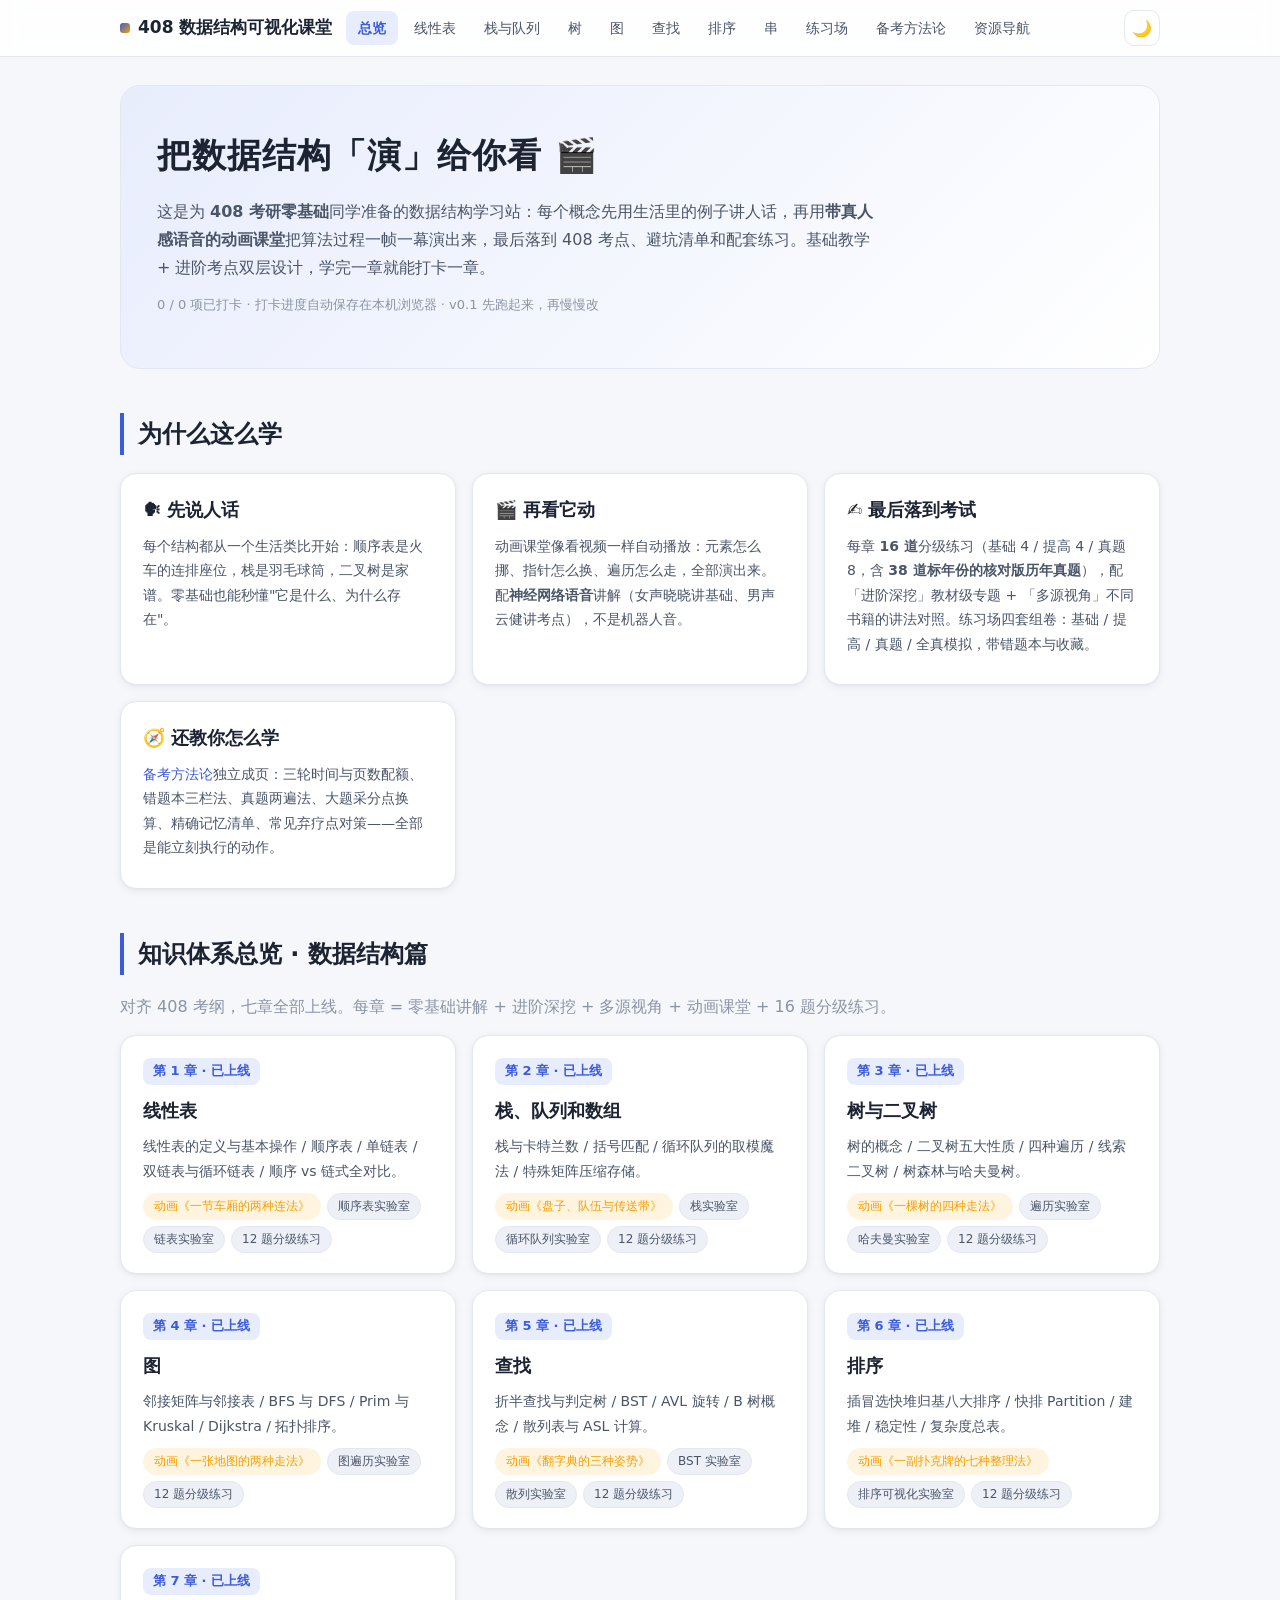
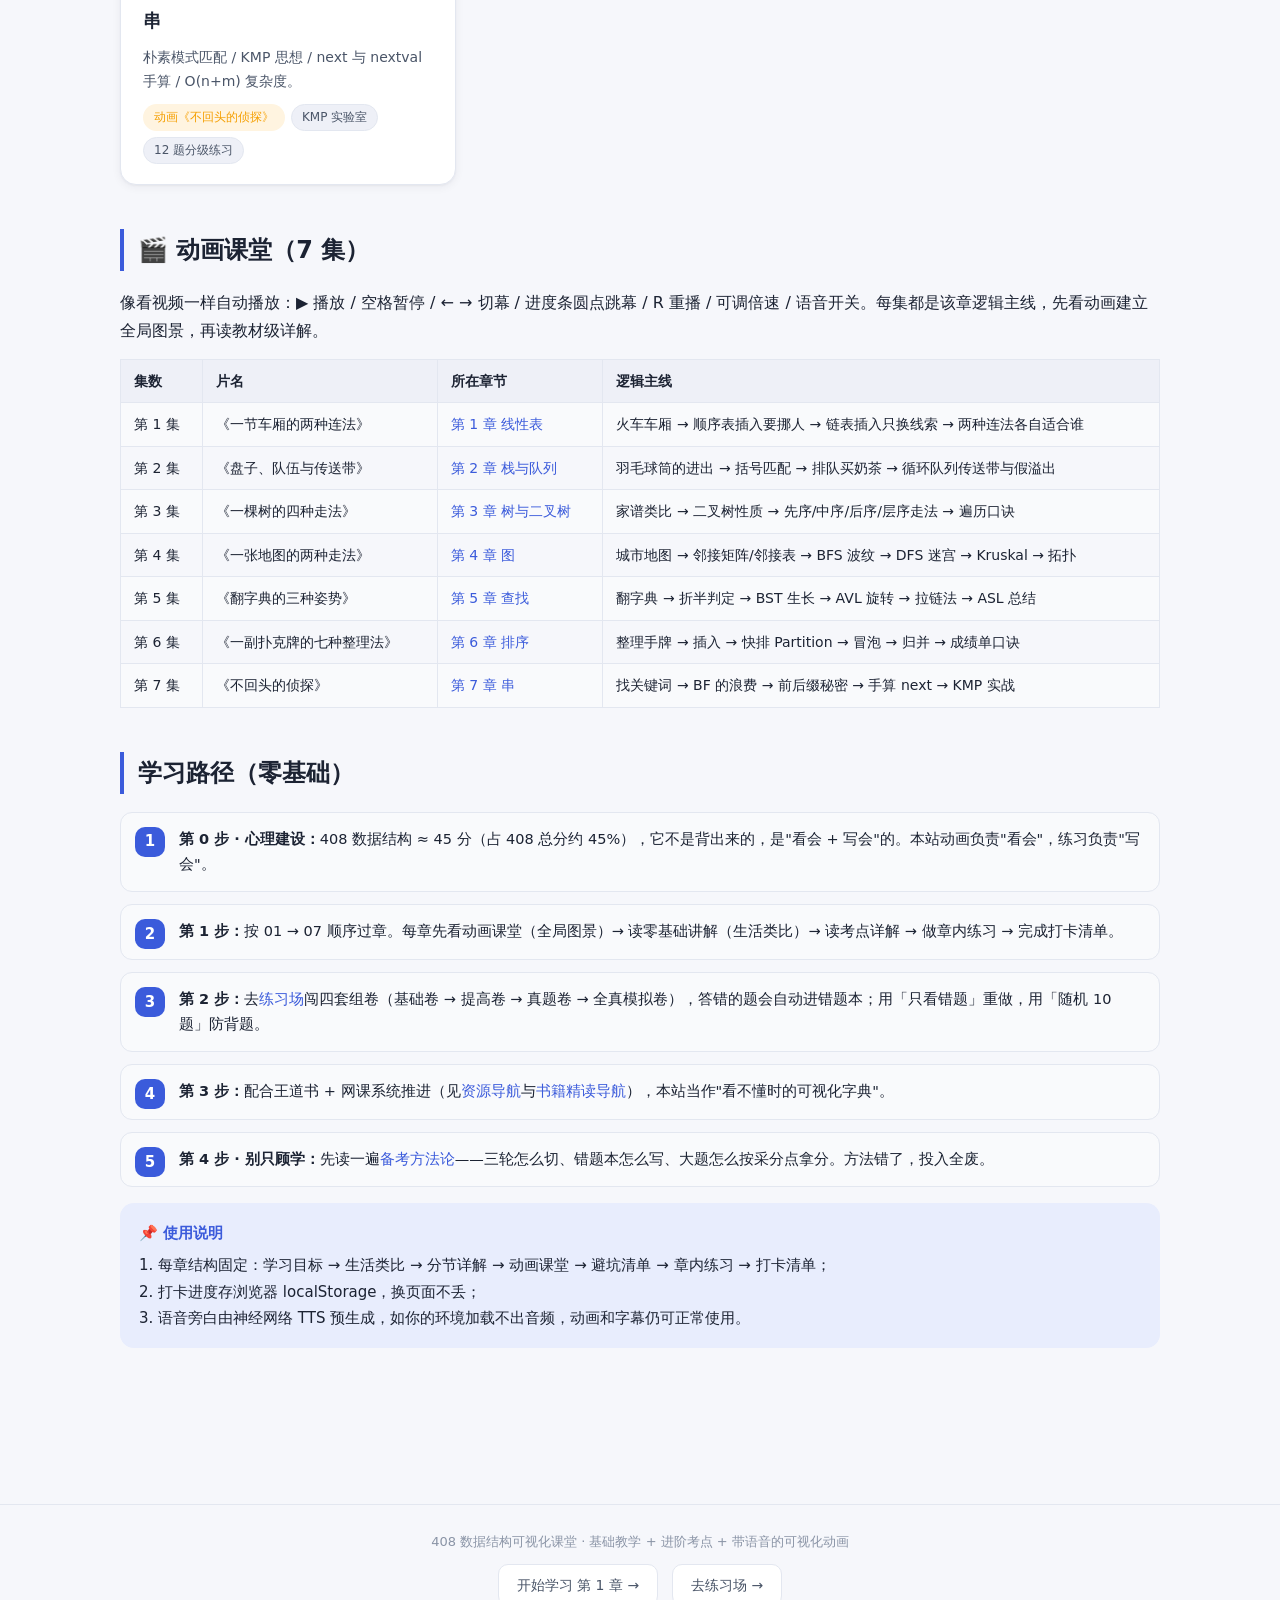
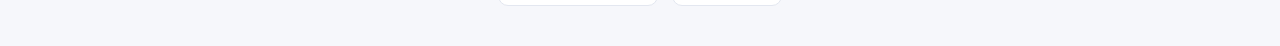
<file: index.html>
<!DOCTYPE html>
<html lang="zh-CN" data-theme="light">
<head>
<meta charset="UTF-8">
<meta name="viewport" content="width=device-width, initial-scale=1.0">
<title>408 数据结构可视化课堂 · 零基础也能看懂的考研数据结构</title>
<link rel="stylesheet" href="assets/style.css?v=4">
</head>
<body>
<nav class="topbar"><div class="topbar-inner">
  <a class="logo" href="index.html"><span class="dot"></span>408 数据结构可视化课堂</a>
  <div class="nav-links">
    <a href="index.html">总览</a><a href="ch01.html">线性表</a><a href="ch02.html">栈与队列</a><a href="ch03.html">树</a><a href="ch04.html">图</a><a href="ch05.html">查找</a><a href="ch06.html">排序</a><a href="ch07.html">串</a><a href="practice.html">练习场</a><a href="method.html">备考方法论</a><a href="resources.html">资源导航</a>
  </div>
  <button class="theme-btn" title="切换明暗主题">🌙</button>
</div></nav>

<div class="wrap">
  <div class="hero">
    <h1>把数据结构「演」给你看 🎬</h1>
    <p>这是为 <b>408 考研零基础</b>同学准备的数据结构学习站：每个概念先用生活里的例子讲人话，再用<b>带真人感语音的动画课堂</b>把算法过程一帧一幕演出来，最后落到 408 考点、避坑清单和配套练习。基础教学 + 进阶考点双层设计，学完一章就能打卡一章。</p>
    <p class="tagline"><span data-ck-total>0 / 0 项已打卡</span> · 打卡进度自动保存在本机浏览器 · v0.1 先跑起来，再慢慢改</p>
  </div>

  <h2 class="sec">为什么这么学</h2>
  <div class="grid cols-3">
    <div class="card"><h3>🗣 先说人话</h3><p>每个结构都从一个生活类比开始：顺序表是火车的连排座位，栈是羽毛球筒，二叉树是家谱。零基础也能秒懂"它是什么、为什么存在"。</p></div>
    <div class="card"><h3>🎬 再看它动</h3><p>动画课堂像看视频一样自动播放：元素怎么挪、指针怎么换、遍历怎么走，全部演出来。配<b>神经网络语音</b>讲解（女声晓晓讲基础、男声云健讲考点），不是机器人音。</p></div>
    <div class="card"><h3>✍️ 最后落到考试</h3><p>每章 <b>16 道</b>分级练习（基础 4 / 提高 4 / 真题 8，含 <b>38 道标年份的核对版历年真题</b>），配「进阶深挖」教材级专题 + 「多源视角」不同书籍的讲法对照。练习场四套组卷：基础 / 提高 / 真题 / 全真模拟，带错题本与收藏。</p></div>
    <div class="card"><h3>🧭 还教你怎么学</h3><p><a href="method.html">备考方法论</a>独立成页：三轮时间与页数配额、错题本三栏法、真题两遍法、大题采分点换算、精确记忆清单、常见弃疗点对策——全部是能立刻执行的动作。</p></div>
  </div>

  <h2 class="sec">知识体系总览 · 数据结构篇</h2>
  <p class="muted">对齐 408 考纲，七章全部上线。每章 = 零基础讲解 + 进阶深挖 + 多源视角 + 动画课堂 + 16 题分级练习。</p>
  <div class="grid cols-2" style="margin-top:14px">
    <a class="card clickable" href="ch01.html">
      <span class="ch-num">第 1 章 · 已上线</span>
      <h3>线性表</h3>
      <p>线性表的定义与基本操作 / 顺序表 / 单链表 / 双链表与循环链表 / 顺序 vs 链式全对比。</p>
      <div class="chips"><span class="chip hot">动画《一节车厢的两种连法》</span><span class="chip">顺序表实验室</span><span class="chip">链表实验室</span><span class="chip">12 题分级练习</span></div>
    </a>
    <a class="card clickable" href="ch02.html">
      <span class="ch-num">第 2 章 · 已上线</span>
      <h3>栈、队列和数组</h3>
      <p>栈与卡特兰数 / 括号匹配 / 循环队列的取模魔法 / 特殊矩阵压缩存储。</p>
      <div class="chips"><span class="chip hot">动画《盘子、队伍与传送带》</span><span class="chip">栈实验室</span><span class="chip">循环队列实验室</span><span class="chip">12 题分级练习</span></div>
    </a>
    <a class="card clickable" href="ch03.html">
      <span class="ch-num">第 3 章 · 已上线</span>
      <h3>树与二叉树</h3>
      <p>树的概念 / 二叉树五大性质 / 四种遍历 / 线索二叉树 / 树森林与哈夫曼树。</p>
      <div class="chips"><span class="chip hot">动画《一棵树的四种走法》</span><span class="chip">遍历实验室</span><span class="chip">哈夫曼实验室</span><span class="chip">12 题分级练习</span></div>
    </a>
    <a class="card clickable" href="ch04.html">
      <span class="ch-num">第 4 章 · 已上线</span>
      <h3>图</h3>
      <p>邻接矩阵与邻接表 / BFS 与 DFS / Prim 与 Kruskal / Dijkstra / 拓扑排序。</p>
      <div class="chips"><span class="chip hot">动画《一张地图的两种走法》</span><span class="chip">图遍历实验室</span><span class="chip">12 题分级练习</span></div>
    </a>
    <a class="card clickable" href="ch05.html">
      <span class="ch-num">第 5 章 · 已上线</span>
      <h3>查找</h3>
      <p>折半查找与判定树 / BST / AVL 旋转 / B 树概念 / 散列表与 ASL 计算。</p>
      <div class="chips"><span class="chip hot">动画《翻字典的三种姿势》</span><span class="chip">BST 实验室</span><span class="chip">散列实验室</span><span class="chip">12 题分级练习</span></div>
    </a>
    <a class="card clickable" href="ch06.html">
      <span class="ch-num">第 6 章 · 已上线</span>
      <h3>排序</h3>
      <p>插冒选快堆归基八大排序 / 快排 Partition / 建堆 / 稳定性 / 复杂度总表。</p>
      <div class="chips"><span class="chip hot">动画《一副扑克牌的七种整理法》</span><span class="chip">排序可视化实验室</span><span class="chip">12 题分级练习</span></div>
    </a>
    <a class="card clickable" href="ch07.html">
      <span class="ch-num">第 7 章 · 已上线</span>
      <h3>串</h3>
      <p>朴素模式匹配 / KMP 思想 / next 与 nextval 手算 / O(n+m) 复杂度。</p>
      <div class="chips"><span class="chip hot">动画《不回头的侦探》</span><span class="chip">KMP 实验室</span><span class="chip">12 题分级练习</span></div>
    </a>
  </div>

  <h2 class="sec">🎬 动画课堂（7 集）</h2>
  <p>像看视频一样自动播放：▶ 播放 / 空格暂停 / ← → 切幕 / 进度条圆点跳幕 / R 重播 / 可调倍速 / 语音开关。每集都是该章逻辑主线，先看动画建立全局图景，再读教材级详解。</p>
  <table class="tbl">
    <tr><th>集数</th><th>片名</th><th>所在章节</th><th>逻辑主线</th></tr>
    <tr><td>第 1 集</td><td>《一节车厢的两种连法》</td><td><a href="ch01.html#lesson">第 1 章 线性表</a></td><td>火车车厢 → 顺序表插入要挪人 → 链表插入只换线索 → 两种连法各自适合谁</td></tr>
    <tr><td>第 2 集</td><td>《盘子、队伍与传送带》</td><td><a href="ch02.html#lesson">第 2 章 栈与队列</a></td><td>羽毛球筒的进出 → 括号匹配 → 排队买奶茶 → 循环队列传送带与假溢出</td></tr>
    <tr><td>第 3 集</td><td>《一棵树的四种走法》</td><td><a href="ch03.html#lesson">第 3 章 树与二叉树</a></td><td>家谱类比 → 二叉树性质 → 先序/中序/后序/层序走法 → 遍历口诀</td></tr>
    <tr><td>第 4 集</td><td>《一张地图的两种走法》</td><td><a href="ch04.html#lesson">第 4 章 图</a></td><td>城市地图 → 邻接矩阵/邻接表 → BFS 波纹 → DFS 迷宫 → Kruskal → 拓扑</td></tr>
    <tr><td>第 5 集</td><td>《翻字典的三种姿势》</td><td><a href="ch05.html#lesson">第 5 章 查找</a></td><td>翻字典 → 折半判定 → BST 生长 → AVL 旋转 → 拉链法 → ASL 总结</td></tr>
    <tr><td>第 6 集</td><td>《一副扑克牌的七种整理法》</td><td><a href="ch06.html#lesson">第 6 章 排序</a></td><td>整理手牌 → 插入 → 快排 Partition → 冒泡 → 归并 → 成绩单口诀</td></tr>
    <tr><td>第 7 集</td><td>《不回头的侦探》</td><td><a href="ch07.html#lesson">第 7 章 串</a></td><td>找关键词 → BF 的浪费 → 前后缀秘密 → 手算 next → KMP 实战</td></tr>
  </table>

  <h2 class="sec">学习路径（零基础）</h2>
  <div class="steps">
    <div class="step"><b>第 0 步 · 心理建设：</b>408 数据结构 ≈ 45 分（占 408 总分约 45%），它不是背出来的，是"看会 + 写会"的。本站动画负责"看会"，练习负责"写会"。</div>
    <div class="step"><b>第 1 步：</b>按 01 → 07 顺序过章。每章先看动画课堂（全局图景）→ 读零基础讲解（生活类比）→ 读考点详解 → 做章内练习 → 完成打卡清单。</div>
    <div class="step"><b>第 2 步：</b>去<a href="practice.html">练习场</a>闯四套组卷（基础卷 → 提高卷 → 真题卷 → 全真模拟卷），答错的题会自动进错题本；用「只看错题」重做，用「随机 10 题」防背题。</div>
    <div class="step"><b>第 3 步：</b>配合王道书 + 网课系统推进（见<a href="resources.html">资源导航</a>与<a href="resources.html#books">书籍精读导航</a>），本站当作"看不懂时的可视化字典"。</div>
    <div class="step"><b>第 4 步 · 别只顾学：</b>先读一遍<a href="method.html">备考方法论</a>——三轮怎么切、错题本怎么写、大题怎么按采分点拿分。方法错了，投入全废。</div>
  </div>

  <div class="callout exam">
    <div class="co-title">📌 使用说明</div>
    1. 每章结构固定：学习目标 → 生活类比 → 分节详解 → 动画课堂 → 避坑清单 → 章内练习 → 打卡清单；<br>
    2. 打卡进度存浏览器 localStorage，换页面不丢；<br>
    3. 语音旁白由神经网络 TTS 预生成，如你的环境加载不出音频，动画和字幕仍可正常使用。
  </div>
</div>

<footer>
  408 数据结构可视化课堂 · 基础教学 + 进阶考点 + 带语音的可视化动画<br>
  <div class="pagers">
    <a href="ch01.html">开始学习 第 1 章 →</a><a href="practice.html">去练习场 →</a>
  </div>
</footer>
<script src="assets/app.js?v=4"></script>
</body>
</html>
</file>
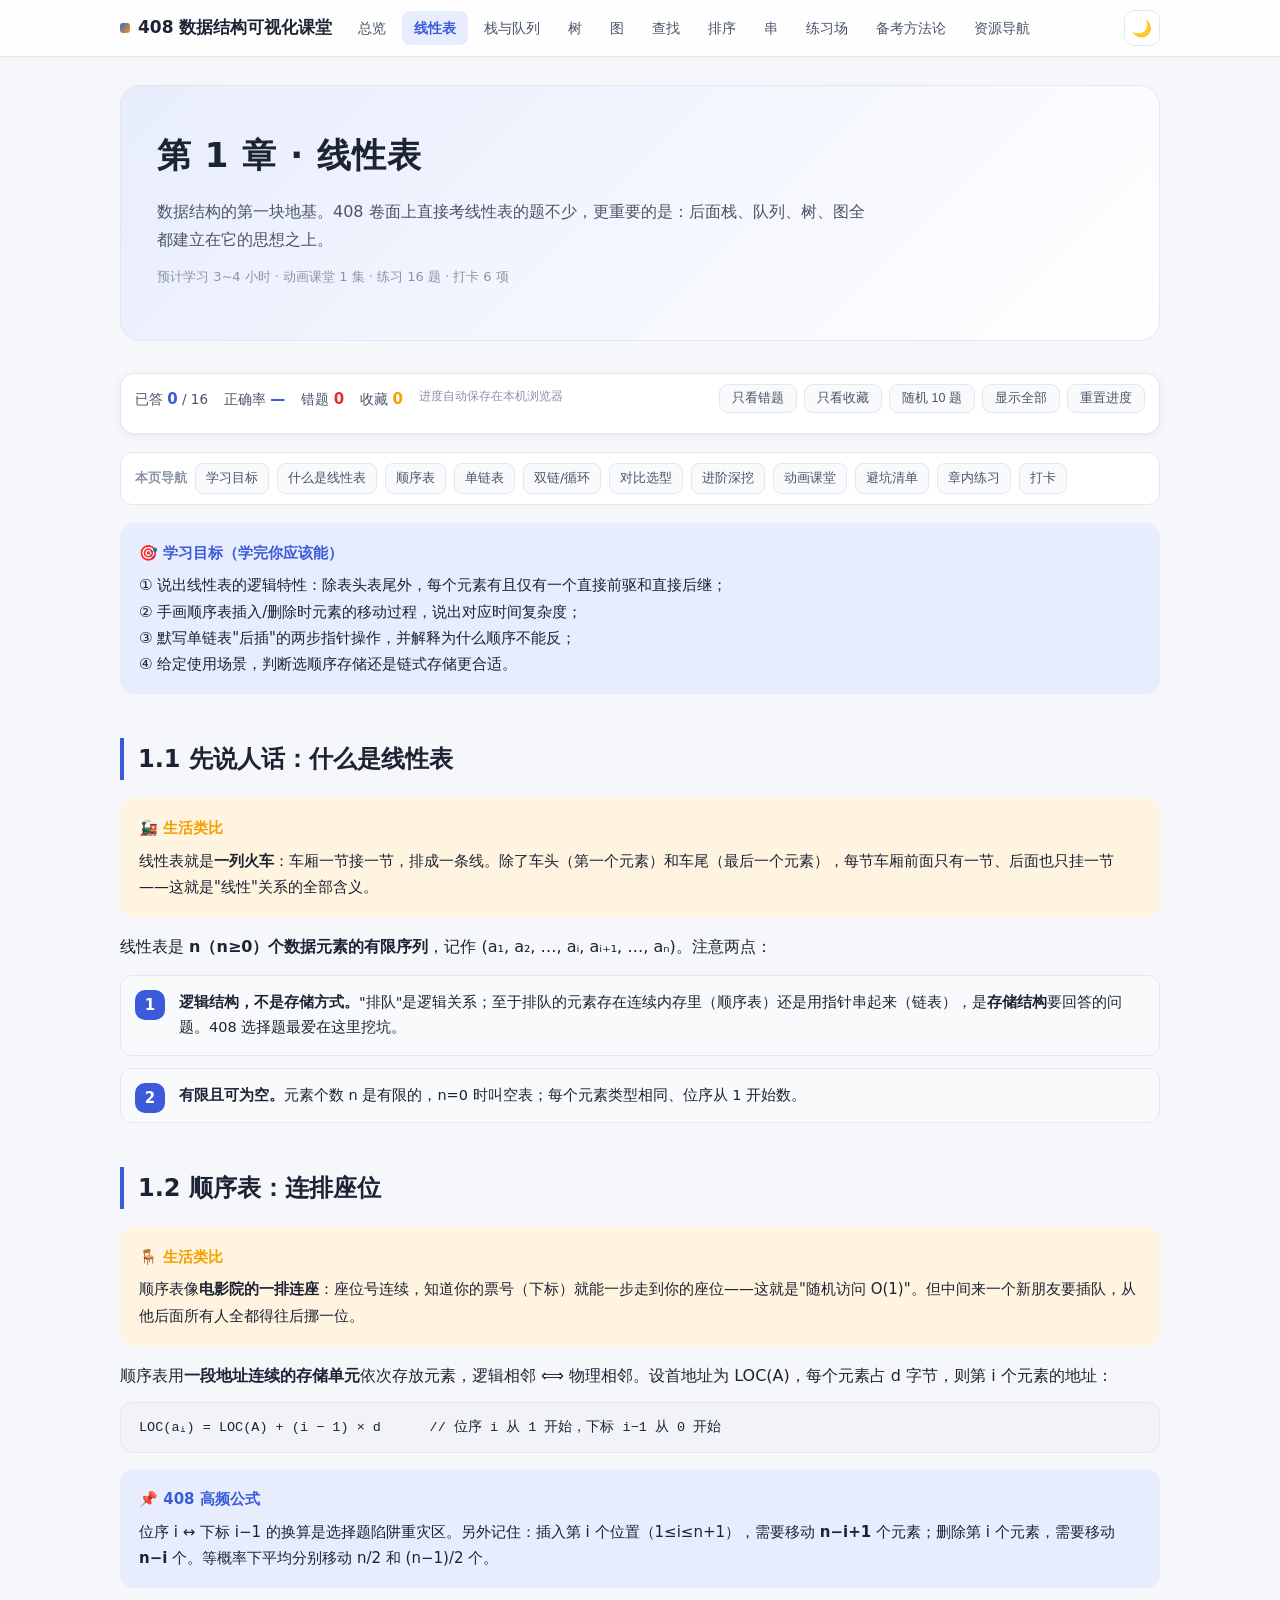
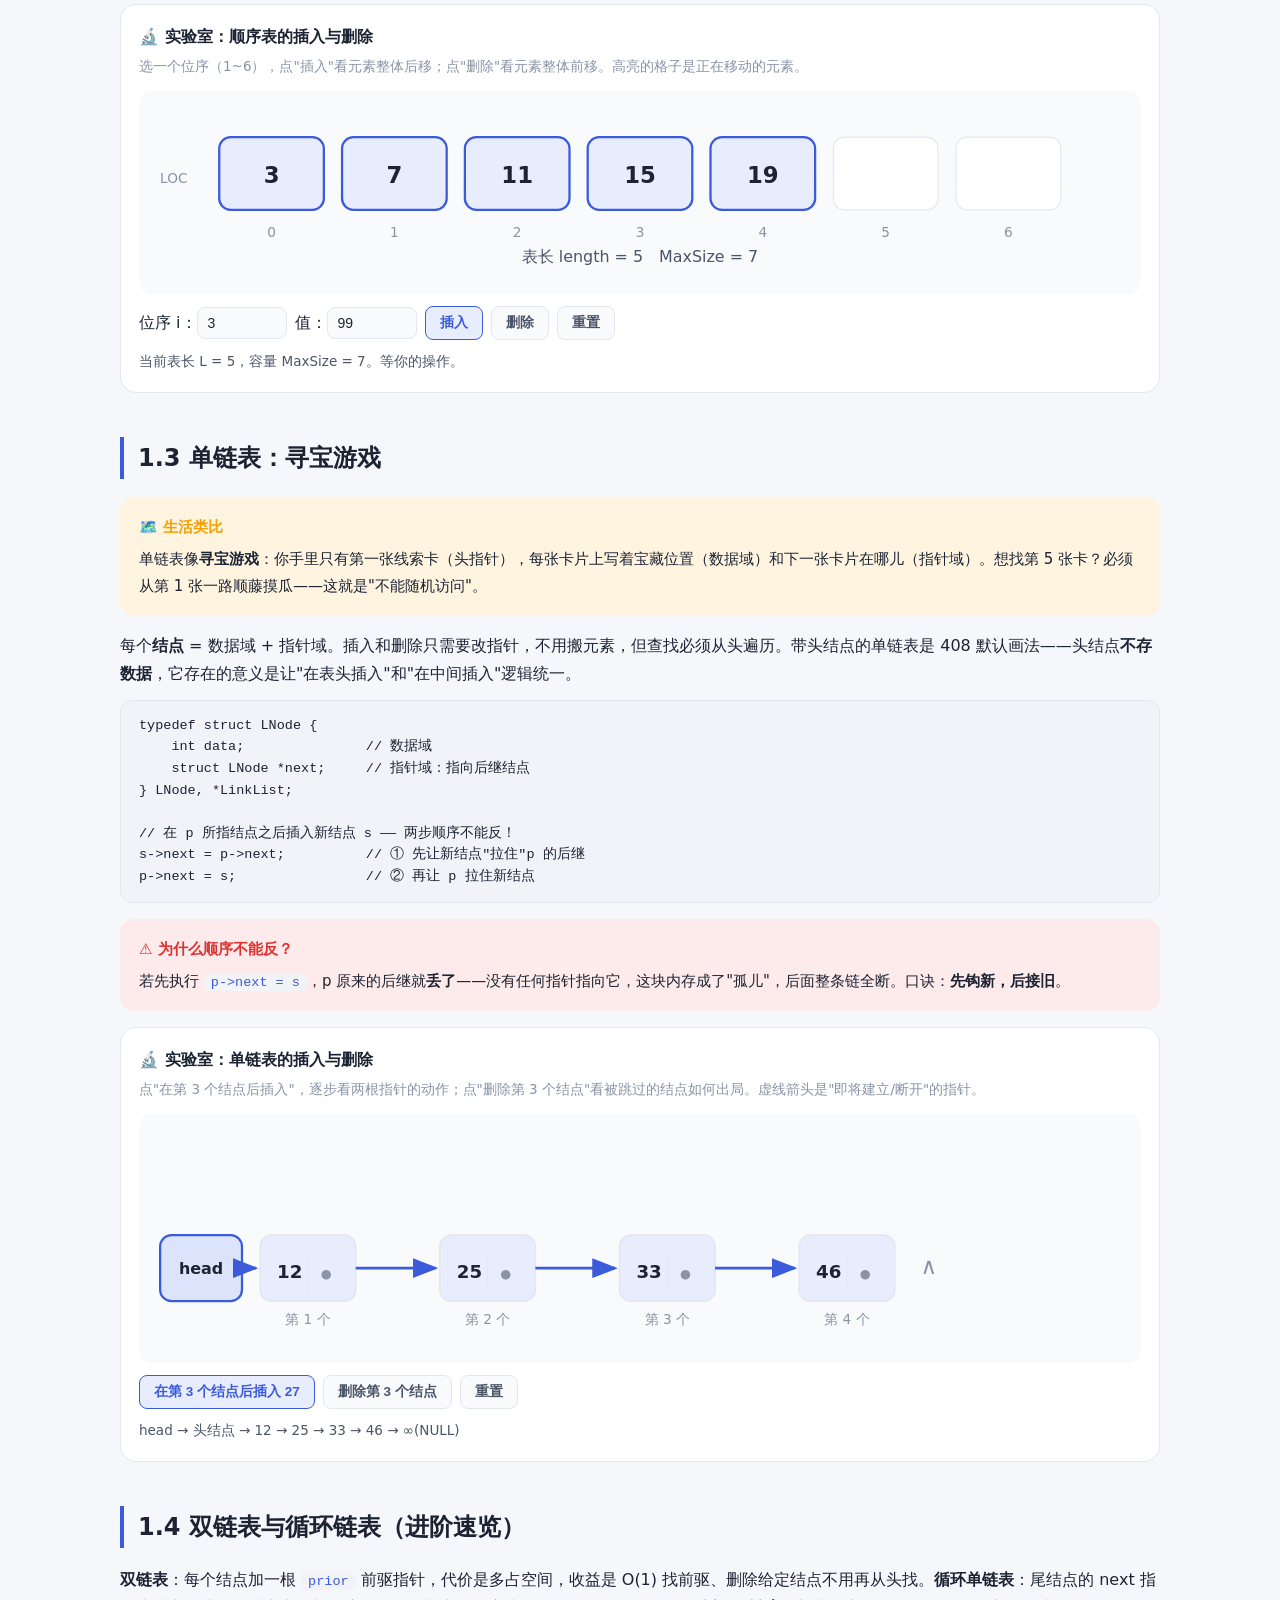
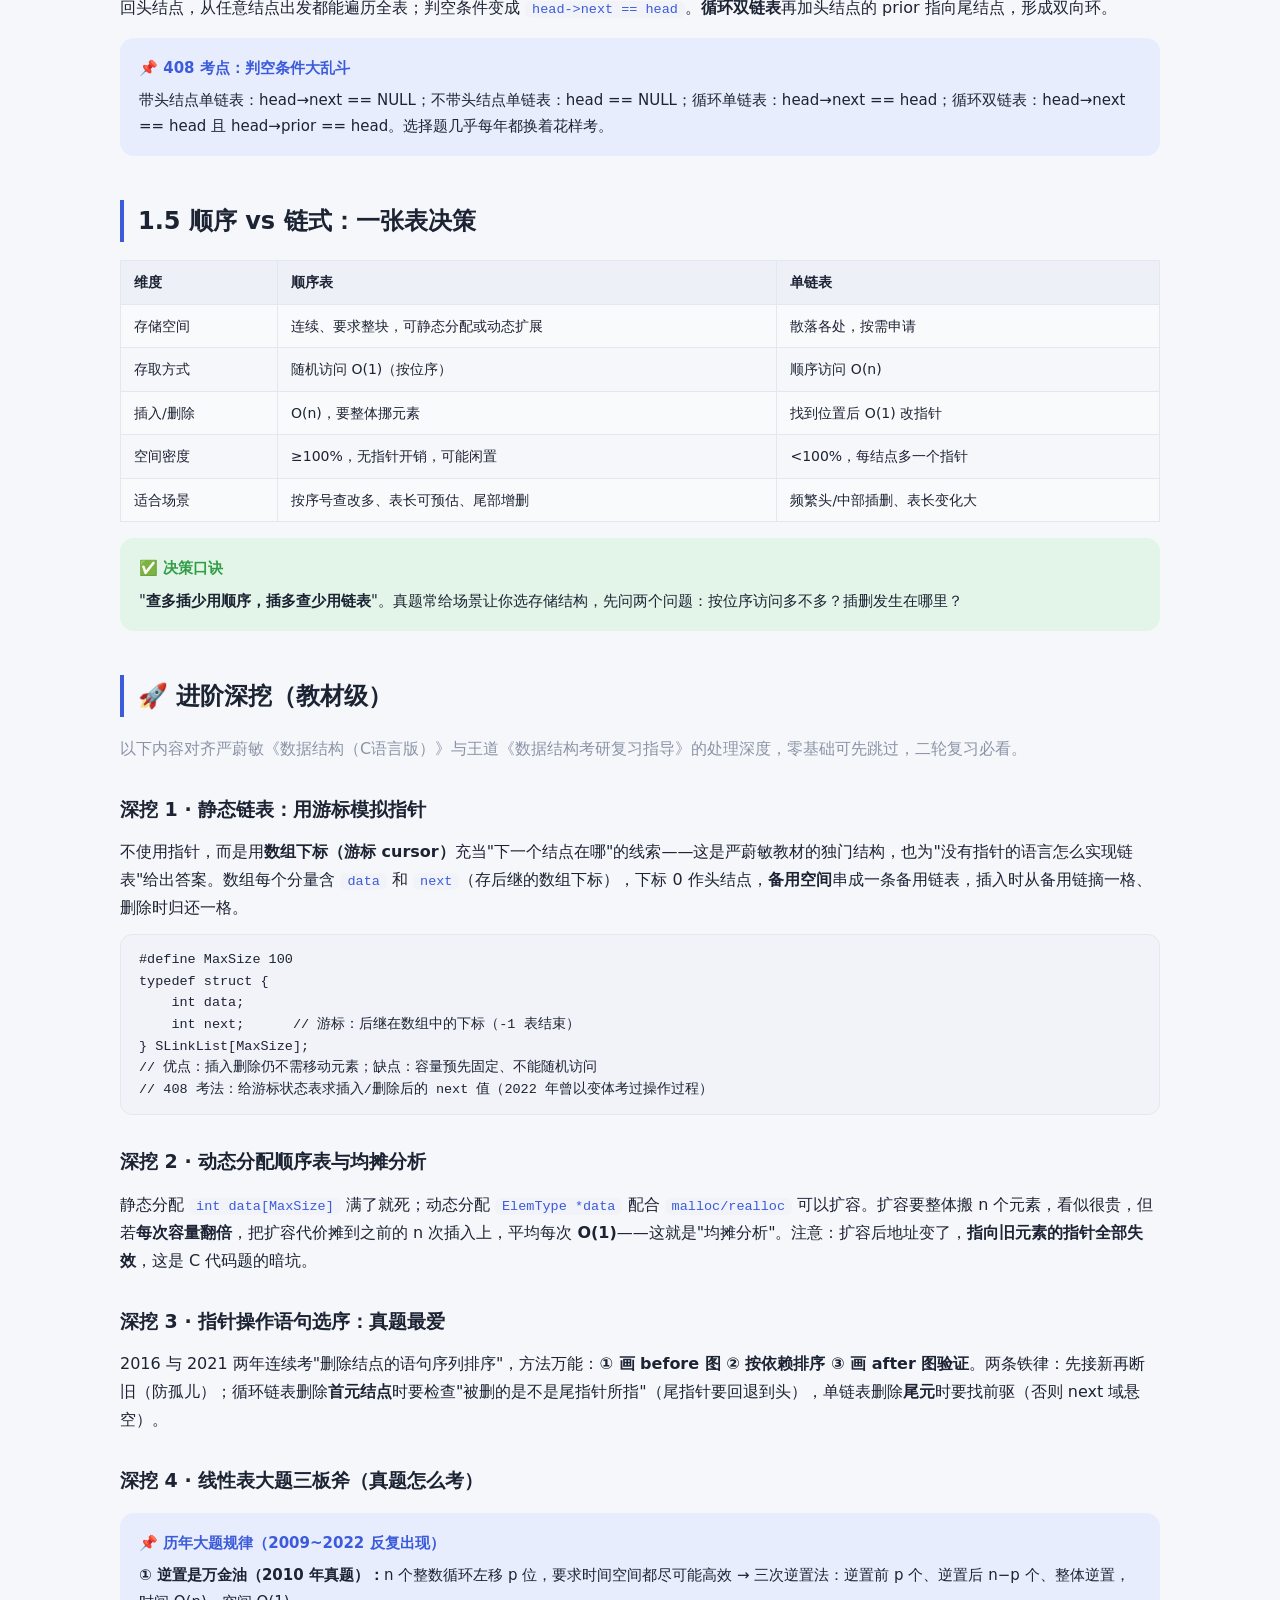
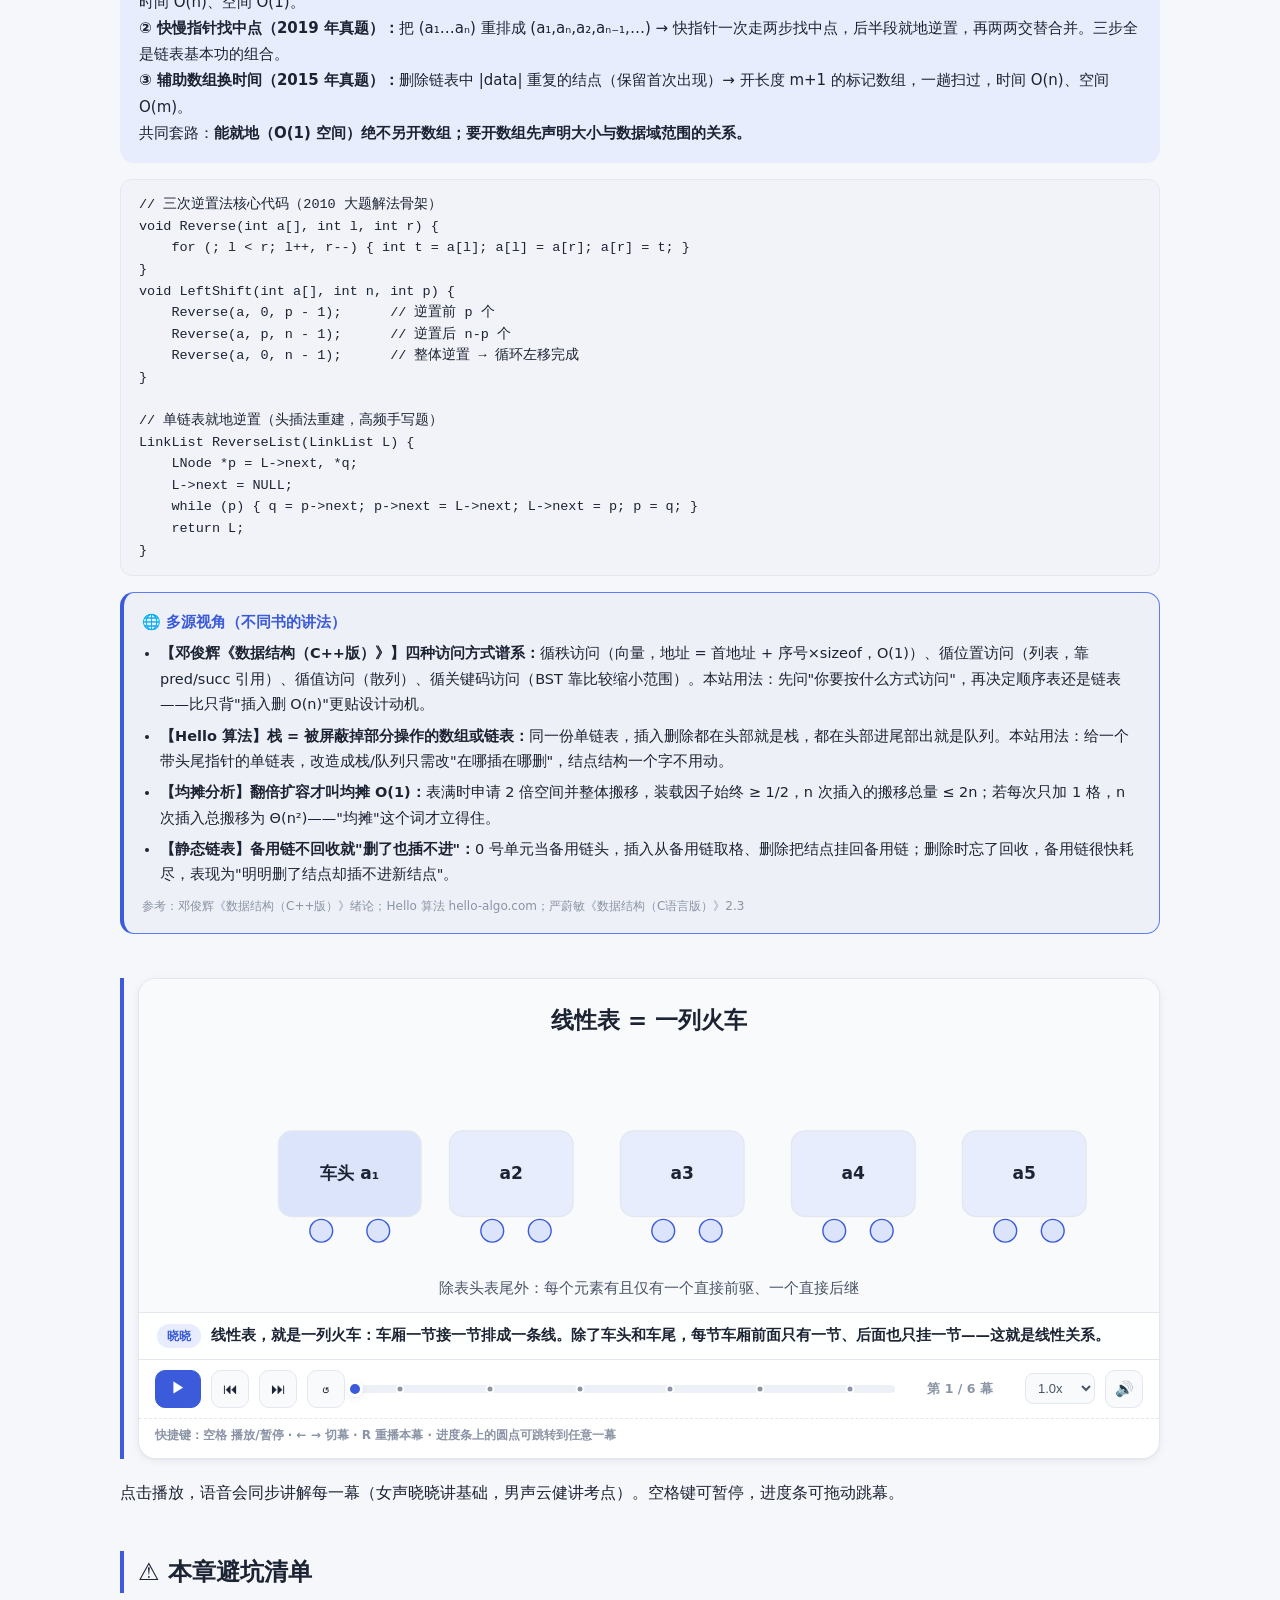
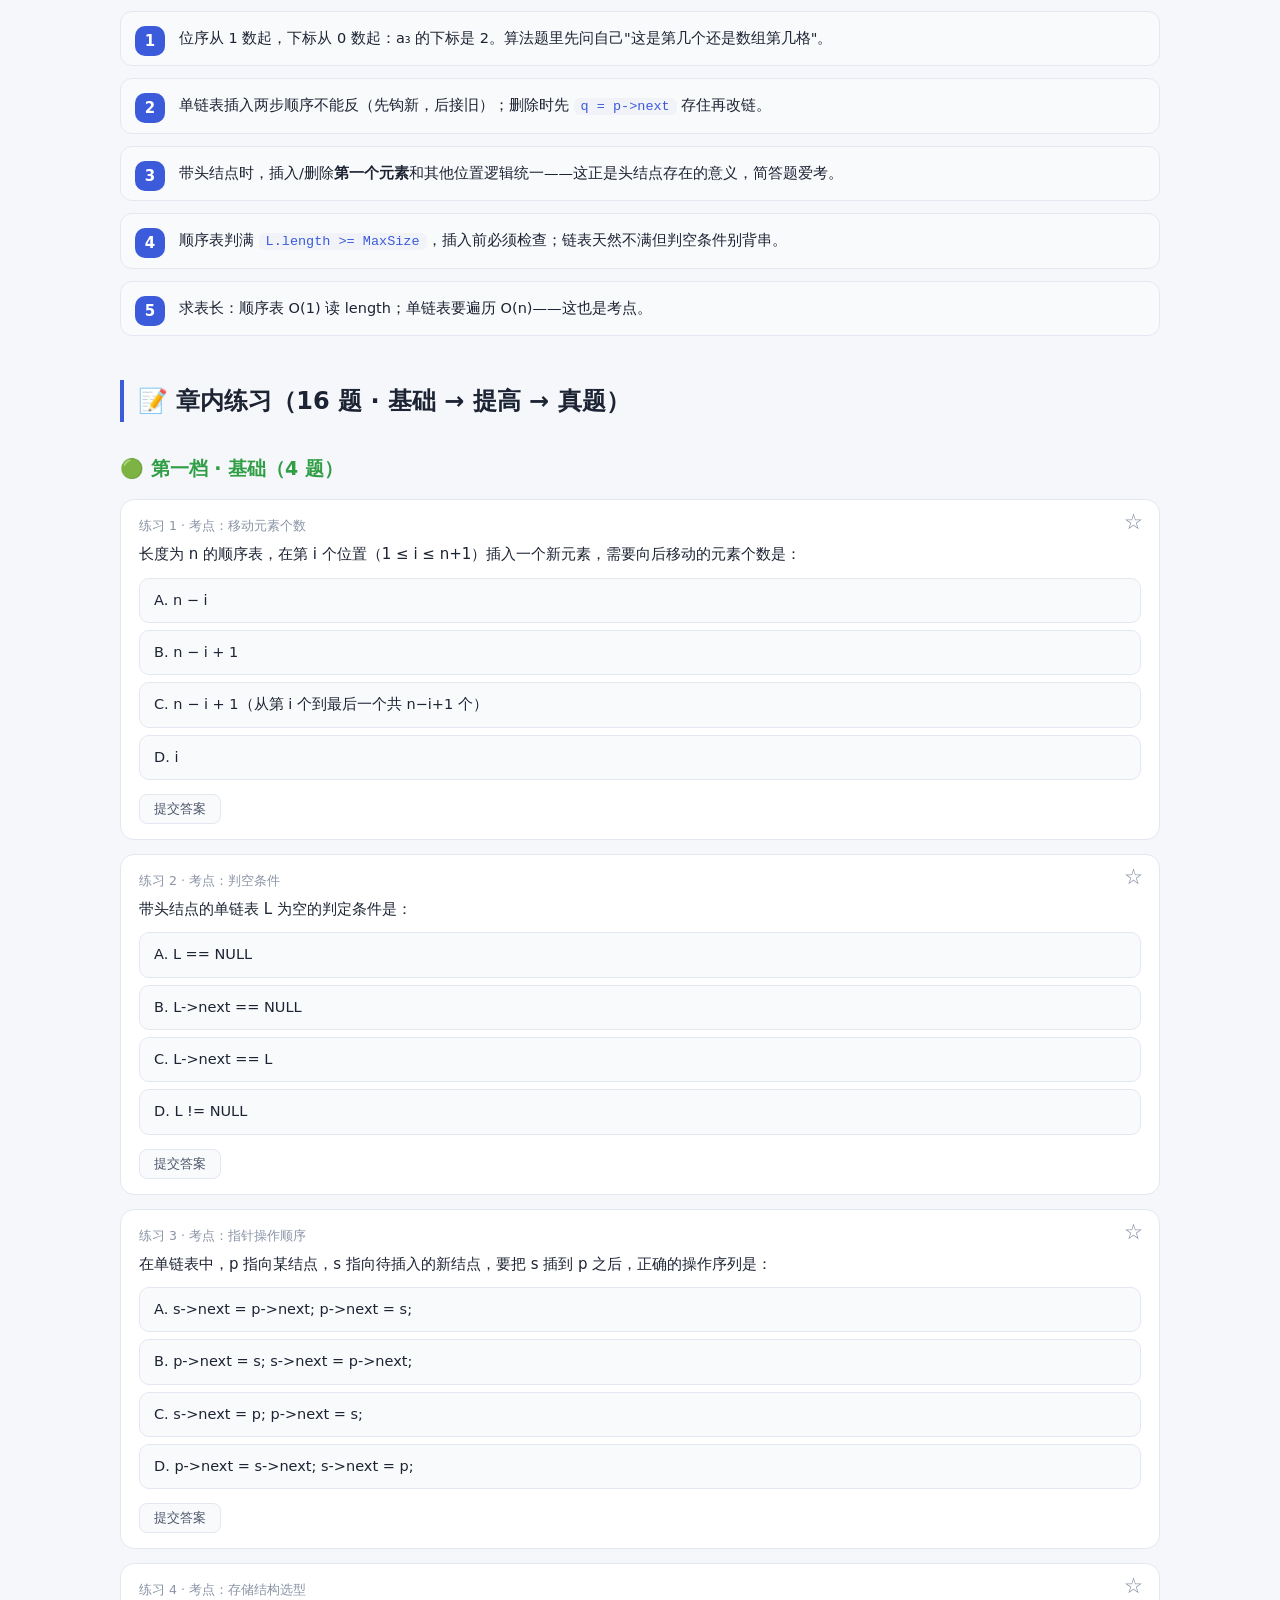
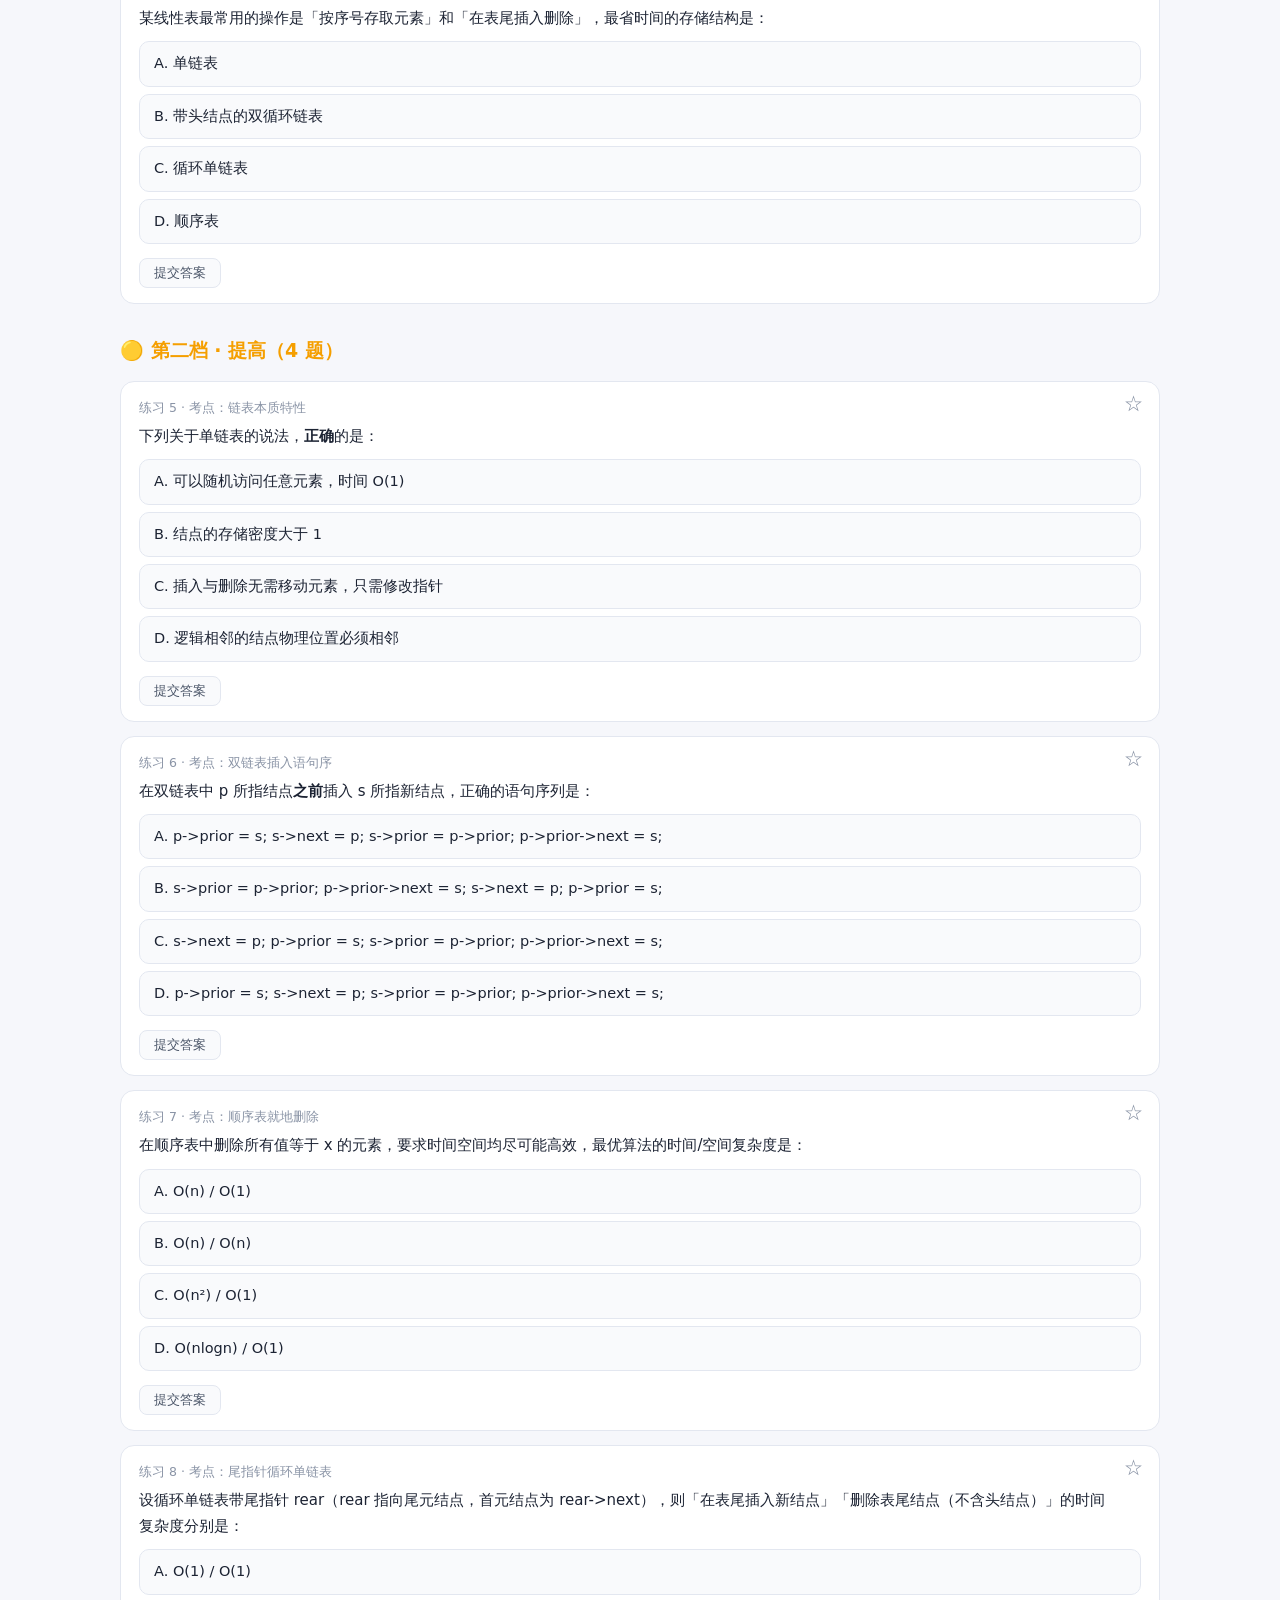
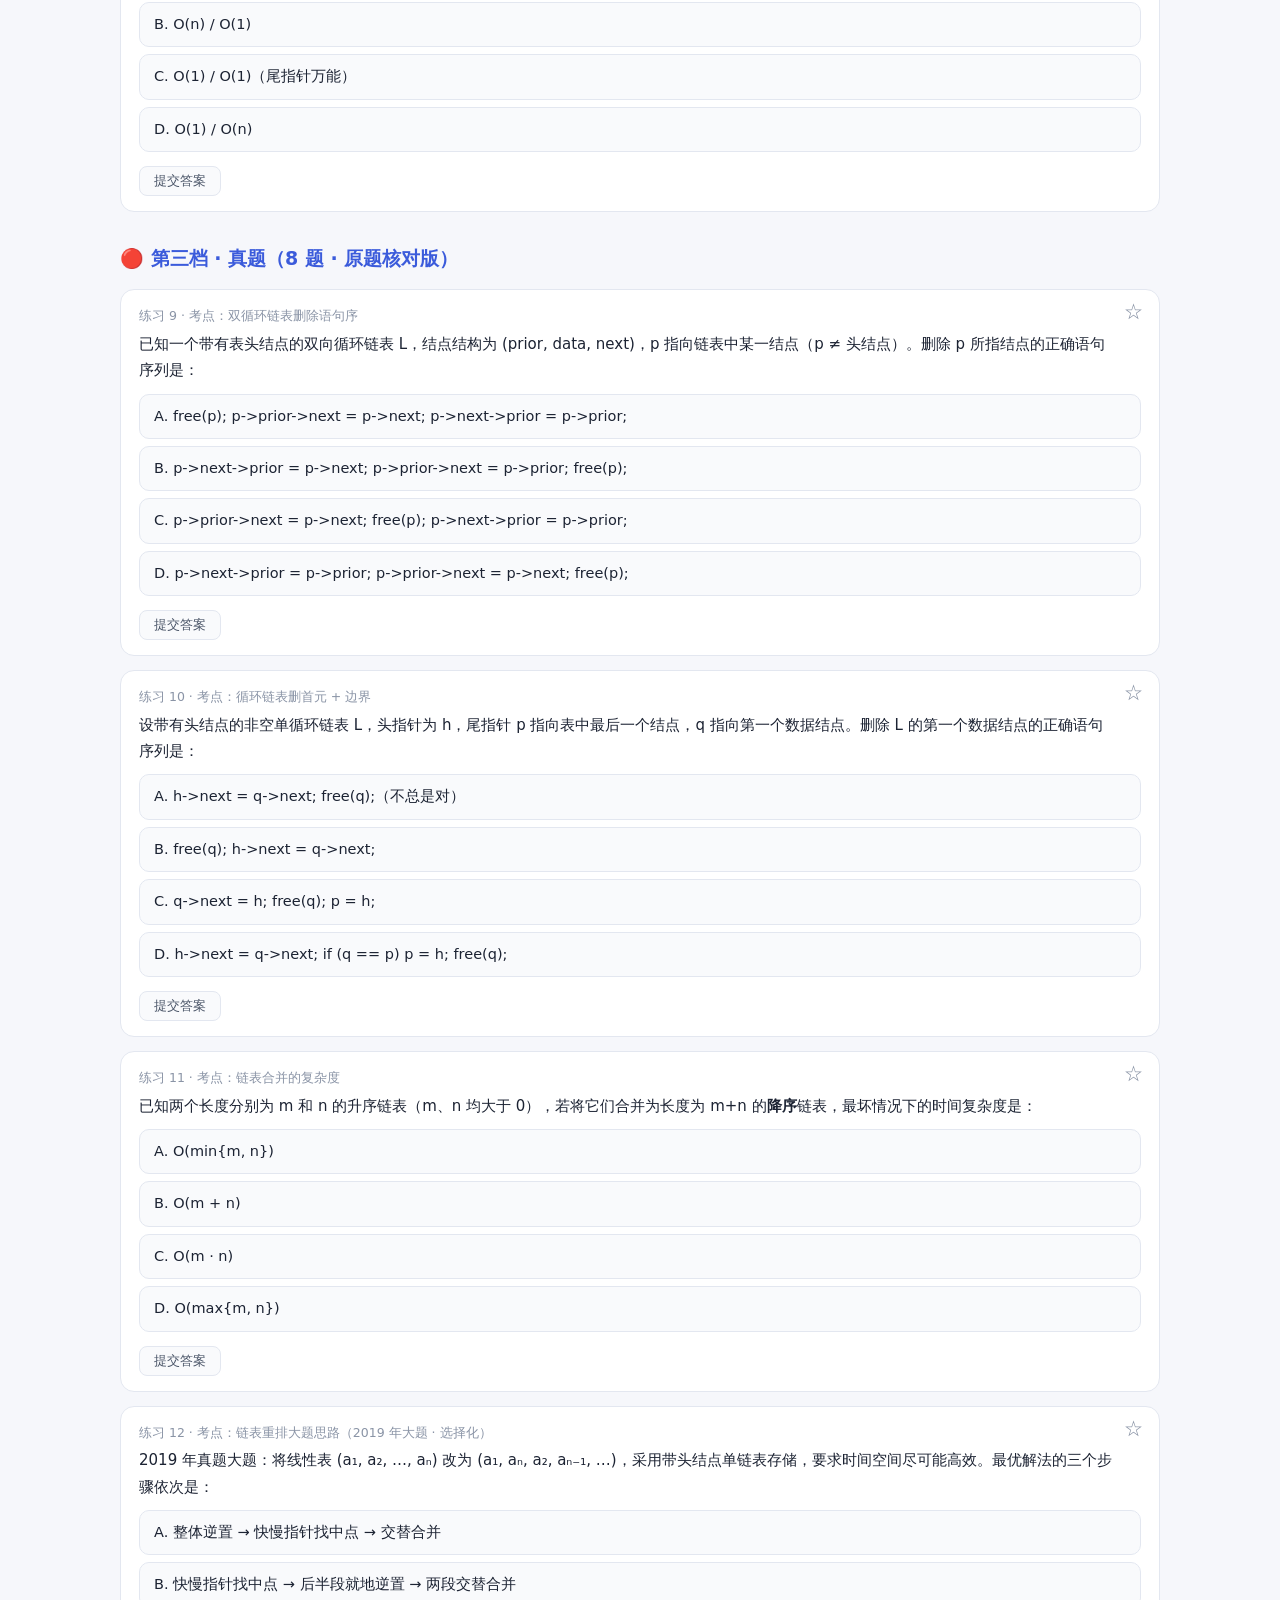
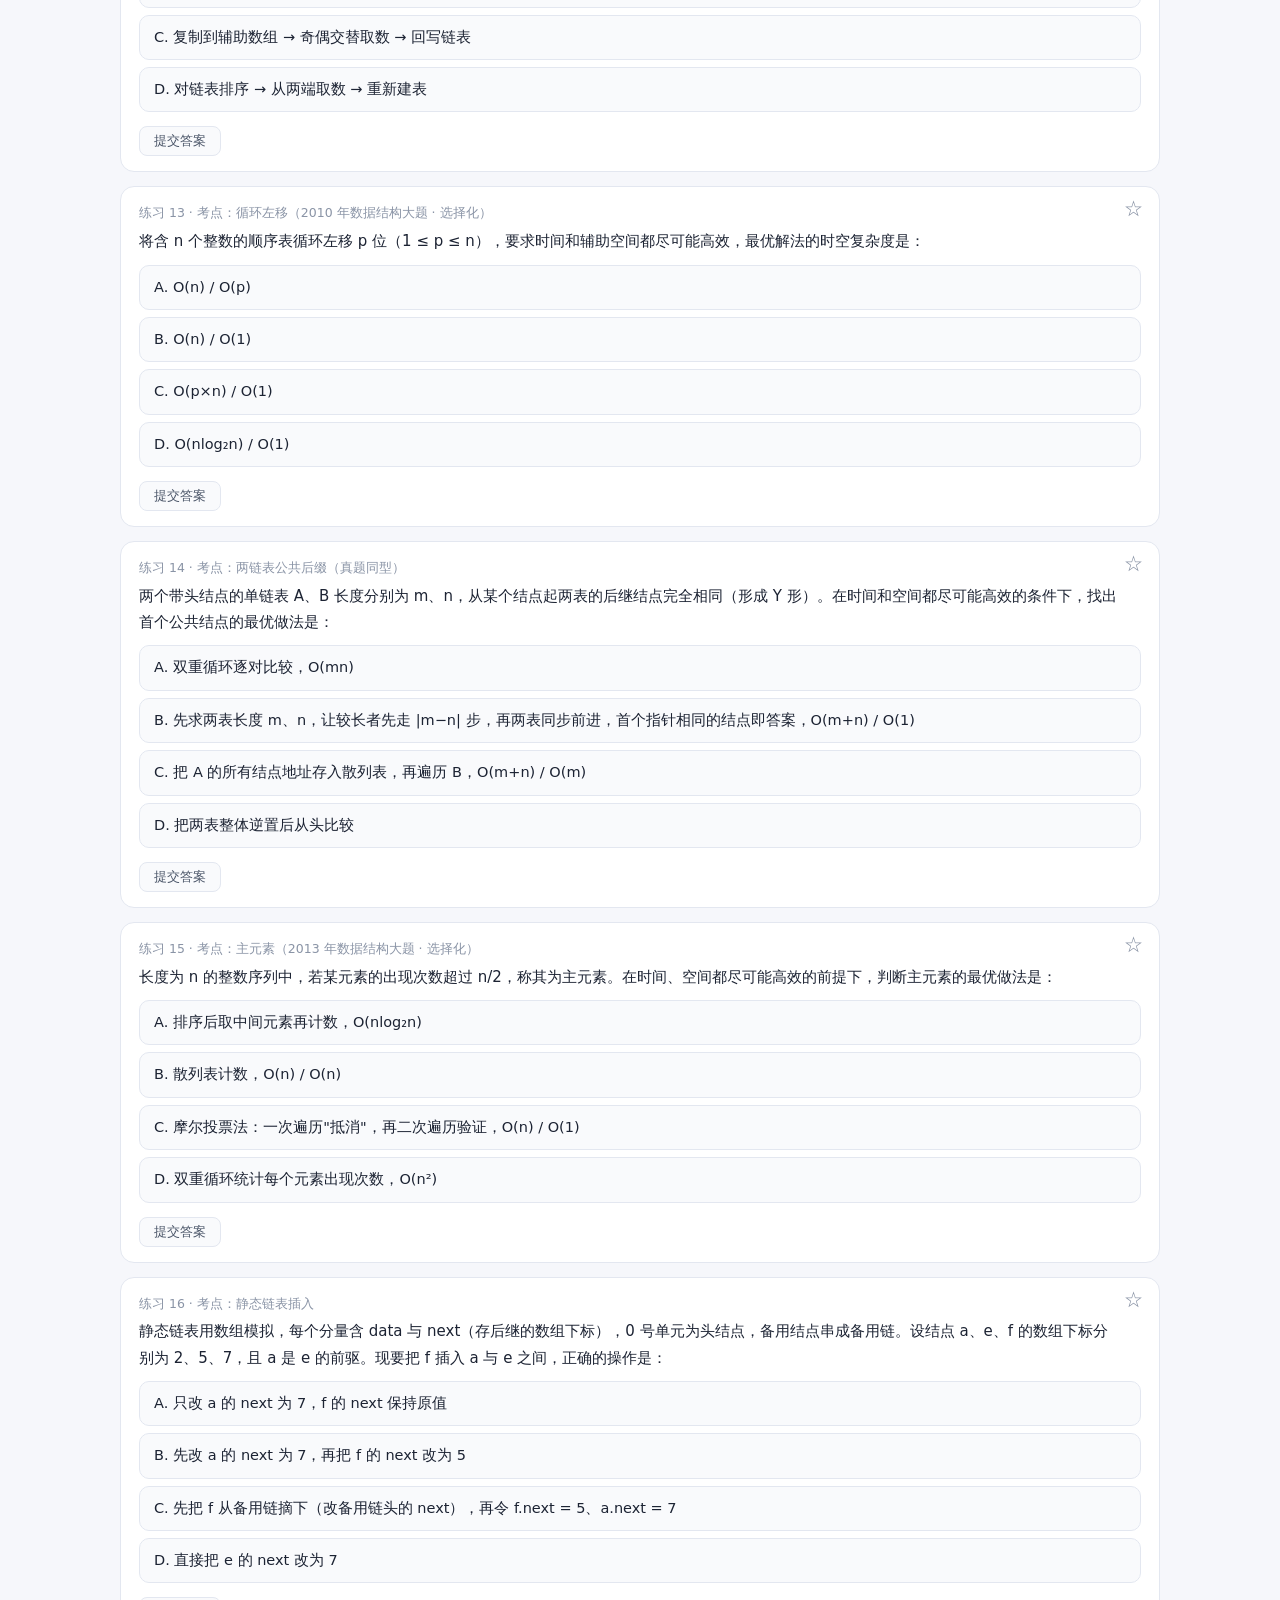
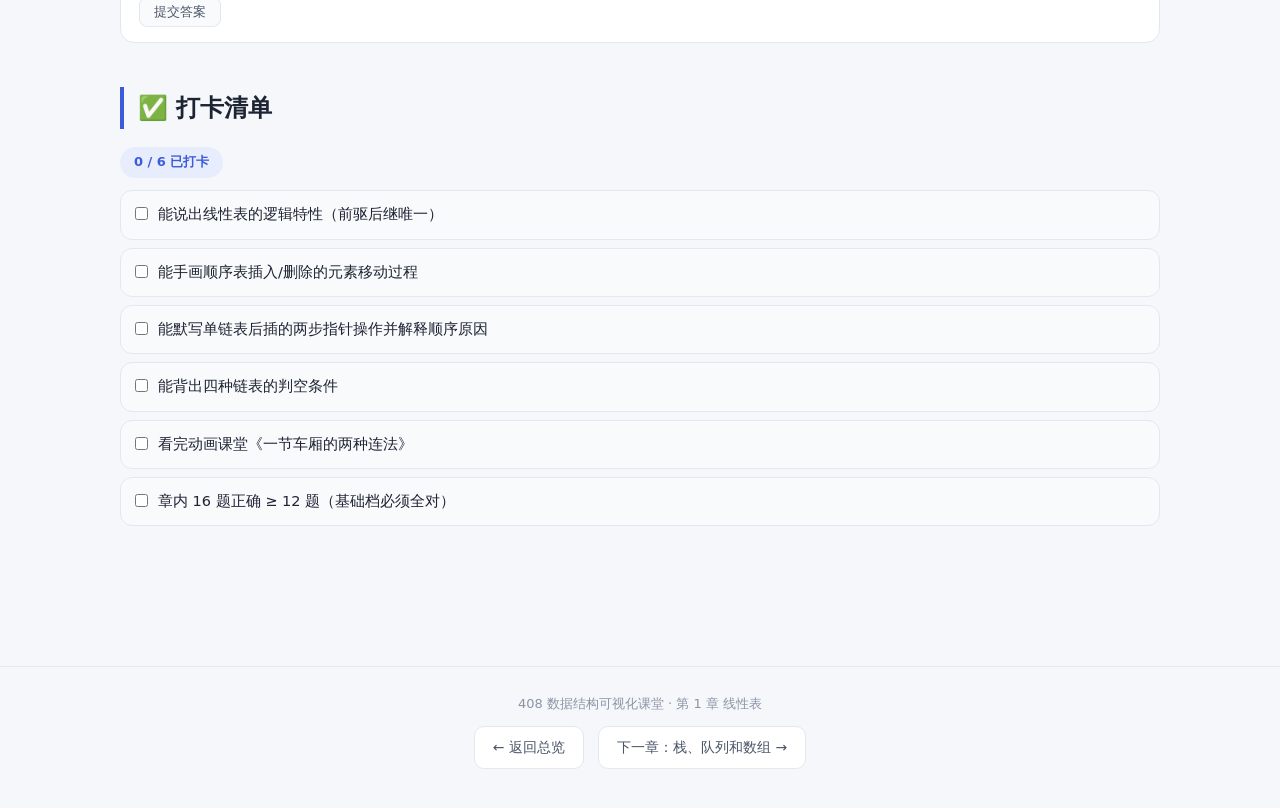
<file: ch01.html>
<!DOCTYPE html>
<html lang="zh-CN" data-theme="light">
<head>
<meta charset="UTF-8">
<meta name="viewport" content="width=device-width, initial-scale=1.0">
<title>第 1 章 线性表 · 408 数据结构可视化课堂</title>
<link rel="stylesheet" href="assets/style.css?v=4">
</head>
<body>
<nav class="topbar"><div class="topbar-inner">
  <a class="logo" href="index.html"><span class="dot"></span>408 数据结构可视化课堂</a>
  <div class="nav-links">
    <a href="index.html">总览</a><a href="ch01.html">线性表</a><a href="ch02.html">栈与队列</a><a href="ch03.html">树</a><a href="ch04.html">图</a><a href="ch05.html">查找</a><a href="ch06.html">排序</a><a href="ch07.html">串</a><a href="practice.html">练习场</a><a href="method.html">备考方法论</a><a href="resources.html">资源导航</a>
  </div>
  <button class="theme-btn" title="切换明暗主题">🌙</button>
</div></nav>

<div class="wrap">
  <div class="hero">
    <h1>第 1 章 · 线性表</h1>
    <p>数据结构的第一块地基。408 卷面上直接考线性表的题不少，更重要的是：后面栈、队列、树、图全都建立在它的思想之上。</p>
    <p class="tagline">预计学习 3~4 小时 · 动画课堂 1 集 · 练习 16 题 · 打卡 6 项</p>
  </div>

  <div class="toc"><span class="toc-label">本页导航</span><a href="#goal">学习目标</a><a href="#s1">什么是线性表</a><a href="#s2">顺序表</a><a href="#s3">单链表</a><a href="#s4">双链/循环</a><a href="#s5">对比选型</a><a href="#deep">进阶深挖</a><a href="#lesson">动画课堂</a><a href="#pit">避坑清单</a><a href="#quiz">章内练习</a><a href="#ck">打卡</a></div>

  <div class="callout exam" id="goal"><div class="co-title">🎯 学习目标（学完你应该能）</div>
  ① 说出线性表的逻辑特性：除表头表尾外，每个元素有且仅有一个直接前驱和直接后继；<br>
  ② 手画顺序表插入/删除时元素的移动过程，说出对应时间复杂度；<br>
  ③ 默写单链表"后插"的两步指针操作，并解释为什么顺序不能反；<br>
  ④ 给定使用场景，判断选顺序存储还是链式存储更合适。</div>

  <h2 class="sec" id="s1">1.1 先说人话：什么是线性表</h2>
  <div class="callout life"><div class="co-title">🚂 生活类比</div>
  线性表就是<b>一列火车</b>：车厢一节接一节，排成一条线。除了车头（第一个元素）和车尾（最后一个元素），每节车厢前面只有一节、后面也只挂一节——这就是"线性"关系的全部含义。</div>
  <p>线性表是 <b>n（n≥0）个数据元素的有限序列</b>，记作 (a₁, a₂, …, aᵢ, aᵢ₊₁, …, aₙ)。注意两点：</p>
  <div class="steps">
    <div class="step"><b>逻辑结构，不是存储方式。</b>"排队"是逻辑关系；至于排队的元素存在连续内存里（顺序表）还是用指针串起来（链表），是<b>存储结构</b>要回答的问题。408 选择题最爱在这里挖坑。</div>
    <div class="step"><b>有限且可为空。</b>元素个数 n 是有限的，n=0 时叫空表；每个元素类型相同、位序从 1 开始数。</div>
  </div>

  <h2 class="sec" id="s2">1.2 顺序表：连排座位</h2>
  <div class="callout life"><div class="co-title">🪑 生活类比</div>
  顺序表像<b>电影院的一排连座</b>：座位号连续，知道你的票号（下标）就能一步走到你的座位——这就是"随机访问 O(1)"。但中间来一个新朋友要插队，从他后面所有人全都得往后挪一位。</div>
  <p>顺序表用<b>一段地址连续的存储单元</b>依次存放元素，逻辑相邻 ⟺ 物理相邻。设首地址为 LOC(A)，每个元素占 d 字节，则第 i 个元素的地址：</p>
  <pre class="code">LOC(aᵢ) = LOC(A) + (i − 1) × d      // 位序 i 从 1 开始，下标 i−1 从 0 开始</pre>
  <div class="callout exam"><div class="co-title">📌 408 高频公式</div>
  位序 i ↔ 下标 i−1 的换算是选择题陷阱重灾区。另外记住：插入第 i 个位置（1≤i≤n+1），需要移动 <b>n−i+1</b> 个元素；删除第 i 个元素，需要移动 <b>n−i</b> 个。等概率下平均分别移动 n/2 和 (n−1)/2 个。</div>

  <div class="demo" id="demo-seq">
    <div class="demo-title">🔬 实验室：顺序表的插入与删除</div>
    <div class="demo-desc">选一个位序（1~6），点"插入"看元素整体后移；点"删除"看元素整体前移。高亮的格子是正在移动的元素。</div>
    <div class="demo-stage"><svg id="seq-svg" viewBox="0 0 860 150" width="100%"></svg></div>
    <div class="demo-ctrl">
      <label>位序 i：<input id="seq-pos" type="number" min="1" max="6" value="3"></label>
      <label>值：<input id="seq-val" type="number" value="99"></label>
      <button id="seq-ins">插入</button>
      <button id="seq-del" class="ghost">删除</button>
      <button id="seq-reset" class="ghost">重置</button>
    </div>
    <div class="demo-note" id="seq-note">当前表长 L = 5，容量 MaxSize = 7。等你的操作。</div>
  </div>

  <h2 class="sec" id="s3">1.3 单链表：寻宝游戏</h2>
  <div class="callout life"><div class="co-title">🗺️ 生活类比</div>
  单链表像<b>寻宝游戏</b>：你手里只有第一张线索卡（头指针），每张卡片上写着宝藏位置（数据域）和下一张卡片在哪儿（指针域）。想找第 5 张卡？必须从第 1 张一路顺藤摸瓜——这就是"不能随机访问"。</div>
  <p>每个<b>结点</b> = 数据域 + 指针域。插入和删除只需要改指针，不用搬元素，但查找必须从头遍历。带头结点的单链表是 408 默认画法——头结点<b>不存数据</b>，它存在的意义是让"在表头插入"和"在中间插入"逻辑统一。</p>
  <pre class="code">typedef struct LNode {
    int data;               // 数据域
    struct LNode *next;     // 指针域：指向后继结点
} LNode, *LinkList;

// 在 p 所指结点之后插入新结点 s —— 两步顺序不能反！
s->next = p->next;          // ① 先让新结点"拉住"p 的后继
p->next = s;                // ② 再让 p 拉住新结点</pre>
  <div class="callout warn"><div class="co-title">⚠️ 为什么顺序不能反？</div>
  若先执行 <code class="inline">p->next = s</code>，p 原来的后继就<b>丢了</b>——没有任何指针指向它，这块内存成了"孤儿"，后面整条链全断。口诀：<b>先钩新，后接旧</b>。</div>

  <div class="demo" id="demo-link">
    <div class="demo-title">🔬 实验室：单链表的插入与删除</div>
    <div class="demo-desc">点"在第 3 个结点后插入"，逐步看两根指针的动作；点"删除第 3 个结点"看被跳过的结点如何出局。虚线箭头是"即将建立/断开"的指针。</div>
    <div class="demo-stage"><svg id="lnk-svg" viewBox="0 0 860 190" width="100%"></svg></div>
    <div class="demo-ctrl">
      <button id="lnk-ins">在第 3 个结点后插入 27</button>
      <button id="lnk-del" class="ghost">删除第 3 个结点</button>
      <button id="lnk-reset" class="ghost">重置</button>
    </div>
    <div class="demo-note" id="lnk-note">head → 头结点 → 12 → 25 → 33 → 46 → ∞(NULL)</div>
  </div>

  <h2 class="sec" id="s4">1.4 双链表与循环链表（进阶速览）</h2>
  <p><b>双链表</b>：每个结点加一根 <code class="inline">prior</code> 前驱指针，代价是多占空间，收益是 O(1) 找前驱、删除给定结点不用再从头找。<b>循环单链表</b>：尾结点的 next 指回头结点，从任意结点出发都能遍历全表；判空条件变成 <code class="inline">head->next == head</code>。<b>循环双链表</b>再加头结点的 prior 指向尾结点，形成双向环。</p>
  <div class="callout exam"><div class="co-title">📌 408 考点：判空条件大乱斗</div>
  带头结点单链表：head→next == NULL；不带头结点单链表：head == NULL；循环单链表：head→next == head；循环双链表：head→next == head 且 head→prior == head。选择题几乎每年都换着花样考。</div>

  <h2 class="sec" id="s5">1.5 顺序 vs 链式：一张表决策</h2>
  <table class="tbl">
    <tr><th>维度</th><th>顺序表</th><th>单链表</th></tr>
    <tr><td>存储空间</td><td>连续、要求整块，可静态分配或动态扩展</td><td>散落各处，按需申请</td></tr>
    <tr><td>存取方式</td><td>随机访问 O(1)（按位序）</td><td>顺序访问 O(n)</td></tr>
    <tr><td>插入/删除</td><td>O(n)，要整体挪元素</td><td>找到位置后 O(1) 改指针</td></tr>
    <tr><td>空间密度</td><td>≥100%，无指针开销，可能闲置</td><td>&lt;100%，每结点多一个指针</td></tr>
    <tr><td>适合场景</td><td>按序号查改多、表长可预估、尾部增删</td><td>频繁头/中部插删、表长变化大</td></tr>
  </table>
  <div class="callout ok"><div class="co-title">✅ 决策口诀</div>
  "<b>查多插少用顺序，插多查少用链表</b>"。真题常给场景让你选存储结构，先问两个问题：按位序访问多不多？插删发生在哪里？</div>

  <h2 class="sec" id="deep">🚀 进阶深挖（教材级）</h2>
  <p class="muted">以下内容对齐严蔚敏《数据结构（C语言版）》与王道《数据结构考研复习指导》的处理深度，零基础可先跳过，二轮复习必看。</p>

  <h3 class="sub">深挖 1 · 静态链表：用游标模拟指针</h3>
  <p>不使用指针，而是用<b>数组下标（游标 cursor）</b>充当"下一个结点在哪"的线索——这是严蔚敏教材的独门结构，也为"没有指针的语言怎么实现链表"给出答案。数组每个分量含 <code class="inline">data</code> 和 <code class="inline">next</code>（存后继的数组下标），下标 0 作头结点，<b>备用空间</b>串成一条备用链表，插入时从备用链摘一格、删除时归还一格。</p>
  <pre class="code">#define MaxSize 100
typedef struct {
    int data;
    int next;      // 游标：后继在数组中的下标（-1 表结束）
} SLinkList[MaxSize];
// 优点：插入删除仍不需移动元素；缺点：容量预先固定、不能随机访问
// 408 考法：给游标状态表求插入/删除后的 next 值（2022 年曾以变体考过操作过程）</pre>

  <h3 class="sub">深挖 2 · 动态分配顺序表与均摊分析</h3>
  <p>静态分配 <code class="inline">int data[MaxSize]</code> 满了就死；动态分配 <code class="inline">ElemType *data</code> 配合 <code class="inline">malloc/realloc</code> 可以扩容。扩容要整体搬 n 个元素，看似很贵，但若<b>每次容量翻倍</b>，把扩容代价摊到之前的 n 次插入上，平均每次 <b>O(1)</b>——这就是"均摊分析"。注意：扩容后地址变了，<b>指向旧元素的指针全部失效</b>，这是 C 代码题的暗坑。</p>

  <h3 class="sub">深挖 3 · 指针操作语句选序：真题最爱</h3>
  <p>2016 与 2021 两年连续考"删除结点的语句序列排序"，方法万能：<b>① 画 before 图 ② 按依赖排序 ③ 画 after 图验证</b>。两条铁律：先接新再断旧（防孤儿）；循环链表删除<b>首元结点</b>时要检查"被删的是不是尾指针所指"（尾指针要回退到头），单链表删除<b>尾元</b>时要找前驱（否则 next 域悬空）。</p>

  <h3 class="sub">深挖 4 · 线性表大题三板斧（真题怎么考）</h3>
  <div class="callout exam"><div class="co-title">📌 历年大题规律（2009~2022 反复出现）</div>
  <b>① 逆置是万金油（2010 年真题）：</b>n 个整数循环左移 p 位，要求时间空间都尽可能高效 → 三次逆置法：逆置前 p 个、逆置后 n−p 个、整体逆置，时间 O(n)、空间 O(1)。<br>
  <b>② 快慢指针找中点（2019 年真题）：</b>把 (a₁…aₙ) 重排成 (a₁,aₙ,a₂,aₙ₋₁,…) → 快指针一次走两步找中点，后半段就地逆置，再两两交替合并。三步全是链表基本功的组合。<br>
  <b>③ 辅助数组换时间（2015 年真题）：</b>删除链表中 |data| 重复的结点（保留首次出现）→ 开长度 m+1 的标记数组，一趟扫过，时间 O(n)、空间 O(m)。<br>
  共同套路：<b>能就地（O(1) 空间）绝不另开数组；要开数组先声明大小与数据域范围的关系。</b></div>

  <pre class="code">// 三次逆置法核心代码（2010 大题解法骨架）
void Reverse(int a[], int l, int r) {
    for (; l < r; l++, r--) { int t = a[l]; a[l] = a[r]; a[r] = t; }
}
void LeftShift(int a[], int n, int p) {
    Reverse(a, 0, p - 1);      // 逆置前 p 个
    Reverse(a, p, n - 1);      // 逆置后 n-p 个
    Reverse(a, 0, n - 1);      // 整体逆置 → 循环左移完成
}

// 单链表就地逆置（头插法重建，高频手写题）
LinkList ReverseList(LinkList L) {
    LNode *p = L->next, *q;
    L->next = NULL;
    while (p) { q = p->next; p->next = L->next; L->next = p; p = q; }
    return L;
}</pre>

  <div class="callout views"><div class="co-title">🌐 多源视角（不同书的讲法）</div>
  <ul>
    <li><b>【邓俊辉《数据结构（C++版）》】四种访问方式谱系：</b>循秩访问（向量，地址 = 首地址 + 序号×sizeof，O(1)）、循位置访问（列表，靠 pred/succ 引用）、循值访问（散列）、循关键码访问（BST 靠比较缩小范围）。本站用法：先问"你要按什么方式访问"，再决定顺序表还是链表——比只背"插入删 O(n)"更贴设计动机。</li>
    <li><b>【Hello 算法】栈 = 被屏蔽掉部分操作的数组或链表：</b>同一份单链表，插入删除都在头部就是栈，都在头部进尾部出就是队列。本站用法：给一个带头尾指针的单链表，改造成栈/队列只需改"在哪插在哪删"，结点结构一个字不用动。</li>
    <li><b>【均摊分析】翻倍扩容才叫均摊 O(1)：</b>表满时申请 2 倍空间并整体搬移，装载因子始终 ≥ 1/2，n 次插入的搬移总量 ≤ 2n；若每次只加 1 格，n 次插入总搬移为 Θ(n²)——"均摊"这个词才立得住。</li>
    <li><b>【静态链表】备用链不回收就"删了也插不进"：</b>0 号单元当备用链头，插入从备用链取格、删除把结点挂回备用链；删除时忘了回收，备用链很快耗尽，表现为"明明删了结点却插不进新结点"。</li>
  </ul>
  <div class="src">参考：邓俊辉《数据结构（C++版）》绪论；Hello 算法 hello-algo.com；严蔚敏《数据结构（C语言版）》2.3</div></div>

  <h2 class="sec" id="lesson">🎬 动画课堂 · 第 1 集《一节车厢的两种连法》</h2>
  <p>点击播放，语音会同步讲解每一幕（女声晓晓讲基础，男声云健讲考点）。空格键可暂停，进度条可拖动跳幕。</p>
  <div id="lesson"></div>

  <h2 class="sec" id="pit">⚠️ 本章避坑清单</h2>
  <div class="steps">
    <div class="step">位序从 1 数起，下标从 0 数起：a₃ 的下标是 2。算法题里先问自己"这是第几个还是数组第几格"。</div>
    <div class="step">单链表插入两步顺序不能反（先钩新，后接旧）；删除时先 <code class="inline">q = p->next</code> 存住再改链。</div>
    <div class="step">带头结点时，插入/删除<b>第一个元素</b>和其他位置逻辑统一——这正是头结点存在的意义，简答题爱考。</div>
    <div class="step">顺序表判满 <code class="inline">L.length >= MaxSize</code>，插入前必须检查；链表天然不满但判空条件别背串。</div>
    <div class="step">求表长：顺序表 O(1) 读 length；单链表要遍历 O(n)——这也是考点。</div>
  </div>

  <h2 class="sec" id="quiz">📝 章内练习（16 题 · 基础 → 提高 → 真题）</h2>
  <h3 class="sub" style="color:var(--green)">🟢 第一档 · 基础（4 题）</h3>
  <div class="quiz" data-answer="C" data-diff="basic">
    <div class="q-head"><div class="q-tag">练习 1 · 考点：移动元素个数</div>
    长度为 n 的顺序表，在第 i 个位置（1 ≤ i ≤ n+1）插入一个新元素，需要向后移动的元素个数是：</div>
    <div class="opts">
      <div class="opt" data-opt="A">A. n − i</div>
      <div class="opt" data-opt="B">B. n − i + 1</div>
      <div class="opt" data-opt="C">C. n − i + 1（从第 i 个到最后一个共 n−i+1 个）</div>
      <div class="opt" data-opt="D">D. i</div>
    </div>
    <div class="q-foot"><button class="btn-ans">提交答案</button><span class="q-res"></span></div>
    <div class="q-exp"><b>解析：</b>选 C（即 n−i+1 个）。插入在第 i 位，第 i 个到第 n 个元素（共 n−i+1 个）都要后移。记忆锚点：插得越靠前挪得越多，插到表尾（i=n+1）一个都不用挪。注意 B 和 C 本题数值相同是干扰排版，严谨写法就是 n−i+1。</div>
  </div>
  <div class="quiz" data-answer="B" data-diff="basic">
    <div class="q-head"><div class="q-tag">练习 2 · 考点：判空条件</div>
    带头结点的单链表 L 为空的判定条件是：</div>
    <div class="opts">
      <div class="opt" data-opt="A">A. L == NULL</div>
      <div class="opt" data-opt="B">B. L->next == NULL</div>
      <div class="opt" data-opt="C">C. L->next == L</div>
      <div class="opt" data-opt="D">D. L != NULL</div>
    </div>
    <div class="q-foot"><button class="btn-ans">提交答案</button><span class="q-res"></span></div>
    <div class="q-exp"><b>解析：</b>选 B。带头结点时头指针永远非空（指向头结点），空表的特征是"头结点后面没人"。A 是不带头结点的判空，C 是循环单链表的判空。三个选项放一起正好是本页考点框的复习。</div>
  </div>
  <div class="quiz" data-answer="A" data-diff="mid">
    <div class="q-head"><div class="q-tag">练习 3 · 考点：指针操作顺序</div>
    在单链表中，p 指向某结点，s 指向待插入的新结点，要把 s 插到 p 之后，正确的操作序列是：</div>
    <div class="opts">
      <div class="opt" data-opt="A">A. s->next = p->next; p->next = s;</div>
      <div class="opt" data-opt="B">B. p->next = s; s->next = p->next;</div>
      <div class="opt" data-opt="C">C. s->next = p; p->next = s;</div>
      <div class="opt" data-opt="D">D. p->next = s->next; s->next = p;</div>
    </div>
    <div class="q-foot"><button class="btn-ans">提交答案</button><span class="q-res"></span></div>
    <div class="q-exp"><b>解析：</b>选 A。口诀"先钩新，后接旧"。B 选项第二句执行时 p->next 已经是 s 自己了，s->next = s 成环且原后继丢失。这是算法大题手写代码的必对细节。</div>
  </div>
  <div class="quiz" data-answer="D" data-diff="basic">
    <div class="q-head"><div class="q-tag">练习 4 · 考点：存储结构选型</div>
    某线性表最常用的操作是「按序号存取元素」和「在表尾插入删除」，最省时间的存储结构是：</div>
    <div class="opts">
      <div class="opt" data-opt="A">A. 单链表</div>
      <div class="opt" data-opt="B">B. 带头结点的双循环链表</div>
      <div class="opt" data-opt="C">C. 循环单链表</div>
      <div class="opt" data-opt="D">D. 顺序表</div>
    </div>
    <div class="q-foot"><button class="btn-ans">提交答案</button><span class="q-res"></span></div>
    <div class="q-exp"><b>解析：</b>选 D。"按序号存取"直接锁定顺序表的随机访问 O(1)；表尾插删顺序表也都是 O(1)。口诀"查多插少用顺序"完整版是"按位序访问 + 尾部增删"场景。链表虽然尾部插删（带尾指针）也快，但按序号访问必须 O(n) 遍历，直接出局。</div>
  </div>

  <h3 class="sub" style="color:var(--accent)">🟡 第二档 · 提高（4 题）</h3>
  <div class="quiz" data-answer="C" data-diff="basic">
    <div class="q-head"><div class="q-tag">练习 5 · 考点：链表本质特性</div>
    下列关于单链表的说法，<b>正确</b>的是：</div>
    <div class="opts">
      <div class="opt" data-opt="A">A. 可以随机访问任意元素，时间 O(1)</div>
      <div class="opt" data-opt="B">B. 结点的存储密度大于 1</div>
      <div class="opt" data-opt="C">C. 插入与删除无需移动元素，只需修改指针</div>
      <div class="opt" data-opt="D">D. 逻辑相邻的结点物理位置必须相邻</div>
    </div>
    <div class="q-foot"><button class="btn-ans">提交答案</button><span class="q-res"></span></div>
    <div class="q-exp"><b>解析：</b>选 C。链表的立身之本就是"改指针不搬数据"。A 是顺序表的能力；B 存储密度 = 数据域占比，恒小于 1（指针域占了空间）；D 逻辑相邻物理可以散落——这正是链表与顺序表的本质区别。</div>
  </div>
  <div class="quiz" data-answer="B" data-diff="mid">
    <div class="q-head"><div class="q-tag">练习 6 · 考点：双链表插入语句序</div>
    在双链表中 p 所指结点<b>之前</b>插入 s 所指新结点，正确的语句序列是：</div>
    <div class="opts">
      <div class="opt" data-opt="A">A. p->prior = s; s->next = p; s->prior = p->prior; p->prior->next = s;</div>
      <div class="opt" data-opt="B">B. s->prior = p->prior; p->prior->next = s; s->next = p; p->prior = s;</div>
      <div class="opt" data-opt="C">C. s->next = p; p->prior = s; s->prior = p->prior; p->prior->next = s;</div>
      <div class="opt" data-opt="D">D. p->prior = s; s->next = p; s->prior = p->prior; p->prior->next = s;</div>
    </div>
    <div class="q-foot"><button class="btn-ans">提交答案</button><span class="q-res"></span></div>
    <div class="q-exp"><b>解析：</b>选 B。A、C、D 都把 <code class="inline">p->prior = s</code> 放在了 <code class="inline">s->prior = p->prior</code> 之前——p 的原前驱线索被覆盖后，<code class="inline">s->prior</code> 取到的是 s 自己，形成自环，且原前驱的 next 也没接上。B 先安顿新结点的两根指针（prior 记住旧前驱、next 指向 p），再改邻居，信息零丢失。口诀：<b>双链表插入"先安顿新，再改邻居"</b>，做题时逐句检查"这句用到的信息是否已被覆盖"。</div>
  </div>
  <div class="quiz" data-answer="A" data-diff="mid">
    <div class="q-head"><div class="q-tag">练习 7 · 考点：顺序表就地删除</div>
    在顺序表中删除所有值等于 x 的元素，要求时间空间均尽可能高效，最优算法的时间/空间复杂度是：</div>
    <div class="opts">
      <div class="opt" data-opt="A">A. O(n) / O(1)</div>
      <div class="opt" data-opt="B">B. O(n) / O(n)</div>
      <div class="opt" data-opt="C">C. O(n²) / O(1)</div>
      <div class="opt" data-opt="D">D. O(nlogn) / O(1)</div>
    </div>
    <div class="q-foot"><button class="btn-ans">提交答案</button><span class="q-res"></span></div>
    <div class="q-exp"><b>解析：</b>选 A。双指针一遍扫描：k 记录"不等于 x 的元素应放的位置"，遍历一遍把保留元素前移覆盖，最后 length = k。C 是"每删一个整体前移一次"的朴素写法——408 大题评分点就在能否想到 O(n) 一遍法。</div>
  </div>
  <div class="quiz" data-answer="D" data-diff="mid">
    <div class="q-head"><div class="q-tag">练习 8 · 考点：尾指针循环单链表</div>
    设循环单链表带尾指针 rear（rear 指向尾元结点，首元结点为 rear->next），则「在表尾插入新结点」「删除表尾结点（不含头结点）」的时间复杂度分别是：</div>
    <div class="opts">
      <div class="opt" data-opt="A">A. O(1) / O(1)</div>
      <div class="opt" data-opt="B">B. O(n) / O(1)</div>
      <div class="opt" data-opt="C">C. O(1) / O(1)（尾指针万能）</div>
      <div class="opt" data-opt="D">D. O(1) / O(n)</div>
    </div>
    <div class="q-foot"><button class="btn-ans">提交答案</button><span class="q-res"></span></div>
    <div class="q-exp"><b>解析：</b>选 D。尾插：在 rear 后插入再令 rear 后移，O(1)。但删尾元需要<b>它的前驱</b>——循环单链表只能从 rear->next（头结点）绕一整圈找，O(n)。教训：<b>尾指针只服务"尾部"，删除尾部恰恰要"尾部的前驱"</b>，这正是双链表/双循环链表存在的理由。</div>
  </div>

  <h3 class="sub" style="color:var(--brand)">🔴 第三档 · 真题（8 题 · 原题核对版）</h3>
  <div class="quiz" data-answer="D" data-diff="real" data-year="2016">
    <div class="q-head"><div class="q-tag">练习 9 · 考点：双循环链表删除语句序</div>
    已知一个带有表头结点的双向循环链表 L，结点结构为 (prior, data, next)，p 指向链表中某一结点（p ≠ 头结点）。删除 p 所指结点的正确语句序列是：</div>
    <div class="opts">
      <div class="opt" data-opt="A">A. free(p); p->prior->next = p->next; p->next->prior = p->prior;</div>
      <div class="opt" data-opt="B">B. p->next->prior = p->next; p->prior->next = p->prior; free(p);</div>
      <div class="opt" data-opt="C">C. p->prior->next = p->next; free(p); p->next->prior = p->prior;</div>
      <div class="opt" data-opt="D">D. p->next->prior = p->prior; p->prior->next = p->next; free(p);</div>
    </div>
    <div class="q-foot"><button class="btn-ans">提交答案</button><span class="q-res"></span></div>
    <div class="q-exp"><b>解析：</b>选 D。A 先释放再用 p->prior/p->next，属于"释放后访问"；B 两句抄错方向，把邻居的指针全指向 p 自己，链彻底断掉；C 中 free 后再访问 p->prior 同样违规。方法：画三个结点的 before 图，逐句画 after 图，凡 free 提前或指针被覆盖的选项直接排除。</div>
  </div>
  <div class="quiz" data-answer="D" data-diff="real" data-year="2021">
    <div class="q-head"><div class="q-tag">练习 10 · 考点：循环链表删首元 + 边界</div>
    设带有头结点的非空单循环链表 L，头指针为 h，尾指针 p 指向表中最后一个结点，q 指向第一个数据结点。删除 L 的第一个数据结点的正确语句序列是：</div>
    <div class="opts">
      <div class="opt" data-opt="A">A. h->next = q->next; free(q);（不总是对）</div>
      <div class="opt" data-opt="B">B. free(q); h->next = q->next;</div>
      <div class="opt" data-opt="C">C. q->next = h; free(q); p = h;</div>
      <div class="opt" data-opt="D">D. h->next = q->next; if (q == p) p = h; free(q);</div>
    </div>
    <div class="q-foot"><button class="btn-ans">提交答案</button><span class="q-res"></span></div>
    <div class="q-exp"><b>解析：</b>选 D。这题的杀招是<b>边界</b>：若链表只有一个数据结点，q == p，删除后尾指针 p 必须回退到头结点 h，否则 p 悬空。A 忽略了这个特例——表长为 1 时循环链断成"野环"；B 先释放后访问；C 先把 q->next 指向 h 再释放，但 h->next 还指着已释放的 q。真题连续两年考"语句选序 + 边界修正"，考前务必亲手画一遍表长为 1 的情形。</div>
  </div>
  <div class="quiz" data-answer="D" data-diff="real" data-year="2013">
    <div class="q-head"><div class="q-tag">练习 11 · 考点：链表合并的复杂度</div>
    已知两个长度分别为 m 和 n 的升序链表（m、n 均大于 0），若将它们合并为长度为 m+n 的<b>降序</b>链表，最坏情况下的时间复杂度是：</div>
    <div class="opts">
      <div class="opt" data-opt="A">A. O(min{m, n})</div>
      <div class="opt" data-opt="B">B. O(m + n)</div>
      <div class="opt" data-opt="C">C. O(m · n)</div>
      <div class="opt" data-opt="D">D. O(max{m, n})</div>
    </div>
    <div class="q-foot"><button class="btn-ans">提交答案</button><span class="q-res"></span></div>
    <div class="q-exp"><b>解析：</b>选 D。降序输出 → 用<b>头插法</b>建结果链表：每次比较两条链的队首，小者摘下头插进结果；一条链耗尽后，另一条剩余结点直接逐个头插（无需再比较）。最坏比较次数 = max{m, n}。B 的 O(m+n) 是移动结点总数——比较次数与移动次数分开数，这是本题的命题点。</div>
  </div>
  <div class="quiz" data-answer="B" data-diff="real" data-year="2019">
    <div class="q-head"><div class="q-tag">练习 12 · 考点：链表重排大题思路（2019 年大题 · 选择化）</div>
    2019 年真题大题：将线性表 (a₁, a₂, …, aₙ) 改为 (a₁, aₙ, a₂, aₙ₋₁, …)，采用带头结点单链表存储，要求时间空间尽可能高效。最优解法的三个步骤依次是：</div>
    <div class="opts">
      <div class="opt" data-opt="A">A. 整体逆置 → 快慢指针找中点 → 交替合并</div>
      <div class="opt" data-opt="B">B. 快慢指针找中点 → 后半段就地逆置 → 两段交替合并</div>
      <div class="opt" data-opt="C">C. 复制到辅助数组 → 奇偶交替取数 → 回写链表</div>
      <div class="opt" data-opt="D">D. 对链表排序 → 从两端取数 → 重新建表</div>
    </div>
    <div class="q-foot"><button class="btn-ans">提交答案</button><span class="q-res"></span></div>
    <div class="q-exp"><b>解析：</b>选 B。快指针一次走两步、慢指针一步，快指针到尾时慢指针恰在中点；把后半段就地逆置（头插法 O(1) 空间）；再从前半段与逆置后的后半段轮流摘结点合并。C 能做对但空间 O(n) 不满足"尽可能高效"——真题评分标准里空间不达标直接扣分。三步分别对应本页深挖 4 的基本功。</div>
  </div>

  <div class="quiz" data-answer="B" data-diff="real" data-year="2010">
    <div class="q-head"><div class="q-tag">练习 13 · 考点：循环左移（2010 年数据结构大题 · 选择化）</div>
    将含 n 个整数的顺序表循环左移 p 位（1 ≤ p ≤ n），要求时间和辅助空间都尽可能高效，最优解法的时空复杂度是：</div>
    <div class="opts">
      <div class="opt" data-opt="A">A. O(n) / O(p)</div>
      <div class="opt" data-opt="B">B. O(n) / O(1)</div>
      <div class="opt" data-opt="C">C. O(p×n) / O(1)</div>
      <div class="opt" data-opt="D">D. O(nlog₂n) / O(1)</div>
    </div>
    <div class="q-foot"><button class="btn-ans">提交答案</button><span class="q-res"></span></div>
    <div class="q-exp"><b>解析：</b>选 B。三次逆置——前 p 个逆置、后 n−p 个逆置、整体逆置，每元素最多搬 2 次，空间只用常数个临时变量。C 是逐位搬移的朴素解，O(pn)。这是 2010 年大题的解法骨架，代码见本章深挖 4。</div>
  </div>
  <div class="quiz" data-answer="B" data-diff="real">
    <div class="q-head"><div class="q-tag">练习 14 · 考点：两链表公共后缀（真题同型）</div>
    两个带头结点的单链表 A、B 长度分别为 m、n，从某个结点起两表的后继结点完全相同（形成 Y 形）。在时间和空间都尽可能高效的条件下，找出首个公共结点的最优做法是：</div>
    <div class="opts">
      <div class="opt" data-opt="A">A. 双重循环逐对比较，O(mn)</div>
      <div class="opt" data-opt="B">B. 先求两表长度 m、n，让较长者先走 |m−n| 步，再两表同步前进，首个指针相同的结点即答案，O(m+n) / O(1)</div>
      <div class="opt" data-opt="C">C. 把 A 的所有结点地址存入散列表，再遍历 B，O(m+n) / O(m)</div>
      <div class="opt" data-opt="D">D. 把两表整体逆置后从头比较</div>
    </div>
    <div class="q-foot"><button class="btn-ans">提交答案</button><span class="q-res"></span></div>
    <div class="q-exp"><b>解析：</b>选 B。Y 形共用尾部意味着"末尾对齐后，公共段起点必然同步到达"——先让长表走完富余的 |m−n| 步，两指针就齐平了。C 也对但空间 O(m)，不满足"空间尽可能高效"。D 破坏链表结构不可取。</div>
  </div>
  <div class="quiz" data-answer="C" data-diff="real" data-year="2013">
    <div class="q-head"><div class="q-tag">练习 15 · 考点：主元素（2013 年数据结构大题 · 选择化）</div>
    长度为 n 的整数序列中，若某元素的出现次数超过 n/2，称其为主元素。在时间、空间都尽可能高效的前提下，判断主元素的最优做法是：</div>
    <div class="opts">
      <div class="opt" data-opt="A">A. 排序后取中间元素再计数，O(nlog₂n)</div>
      <div class="opt" data-opt="B">B. 散列表计数，O(n) / O(n)</div>
      <div class="opt" data-opt="C">C. 摩尔投票法：一次遍历"抵消"，再二次遍历验证，O(n) / O(1)</div>
      <div class="opt" data-opt="D">D. 双重循环统计每个元素出现次数，O(n²)</div>
    </div>
    <div class="q-foot"><button class="btn-ans">提交答案</button><span class="q-res"></span></div>
    <div class="q-exp"><b>解析：</b>选 C。摩尔投票的思路是"成对抵消"——不同则抵消、相同则计数，最后剩下的候选者再数一遍确认（<b>必须验证</b>，只投票不验证会漏判）。2013 年大题的满分点就在"O(n) 时间 + O(1) 空间 + 二次验证"。</div>
  </div>
  <div class="quiz" data-answer="C" data-diff="real" data-year="2016">
    <div class="q-head"><div class="q-tag">练习 16 · 考点：静态链表插入</div>
    静态链表用数组模拟，每个分量含 data 与 next（存后继的数组下标），0 号单元为头结点，备用结点串成备用链。设结点 a、e、f 的数组下标分别为 2、5、7，且 a 是 e 的前驱。现要把 f 插入 a 与 e 之间，正确的操作是：</div>
    <div class="opts">
      <div class="opt" data-opt="A">A. 只改 a 的 next 为 7，f 的 next 保持原值</div>
      <div class="opt" data-opt="B">B. 先改 a 的 next 为 7，再把 f 的 next 改为 5</div>
      <div class="opt" data-opt="C">C. 先把 f 从备用链摘下（改备用链头的 next），再令 f.next = 5、a.next = 7</div>
      <div class="opt" data-opt="D">D. 直接把 e 的 next 改为 7</div>
    </div>
    <div class="q-foot"><button class="btn-ans">提交答案</button><span class="q-res"></span></div>
    <div class="q-exp"><b>解析：</b>选 C。静态链表插入和动态链表一个道理——<b>先钩新，后接旧</b>，还要额外管一件事：从备用链摘结点（否则这个格子会被重复分配）。B 少了摘链这步；A、D 会让 e 之后断链。</div>
  </div>

  <h2 class="sec" id="ck">✅ 打卡清单</h2>
  <div data-ck-scope>
    <p><span class="progress-pill">0 / 6 已打卡</span></p>
    <div class="checklist">
      <label class="check-item" data-ck="ch1-1"><input type="checkbox"><span>能说出线性表的逻辑特性（前驱后继唯一）</span></label>
      <label class="check-item" data-ck="ch1-2"><input type="checkbox"><span>能手画顺序表插入/删除的元素移动过程</span></label>
      <label class="check-item" data-ck="ch1-3"><input type="checkbox"><span>能默写单链表后插的两步指针操作并解释顺序原因</span></label>
      <label class="check-item" data-ck="ch1-4"><input type="checkbox"><span>能背出四种链表的判空条件</span></label>
      <label class="check-item" data-ck="ch1-5"><input type="checkbox"><span>看完动画课堂《一节车厢的两种连法》</span></label>
      <label class="check-item" data-ck="ch1-6"><input type="checkbox"><span>章内 16 题正确 ≥ 12 题（基础档必须全对）</span></label>
    </div>
  </div>
</div>

<footer>
  408 数据结构可视化课堂 · 第 1 章 线性表<br>
  <div class="pagers">
    <a href="index.html">← 返回总览</a><a href="ch02.html">下一章：栈、队列和数组 →</a>
  </div>
</footer>
<script src="assets/app.js?v=4"></script>
<script src="assets/lesson-player.js?v=4"></script>
<script src="assets/lesson-ch01.js?v=4"></script>
<script src="assets/demo-ch01.js?v=4"></script>
</body>
</html>
</file>
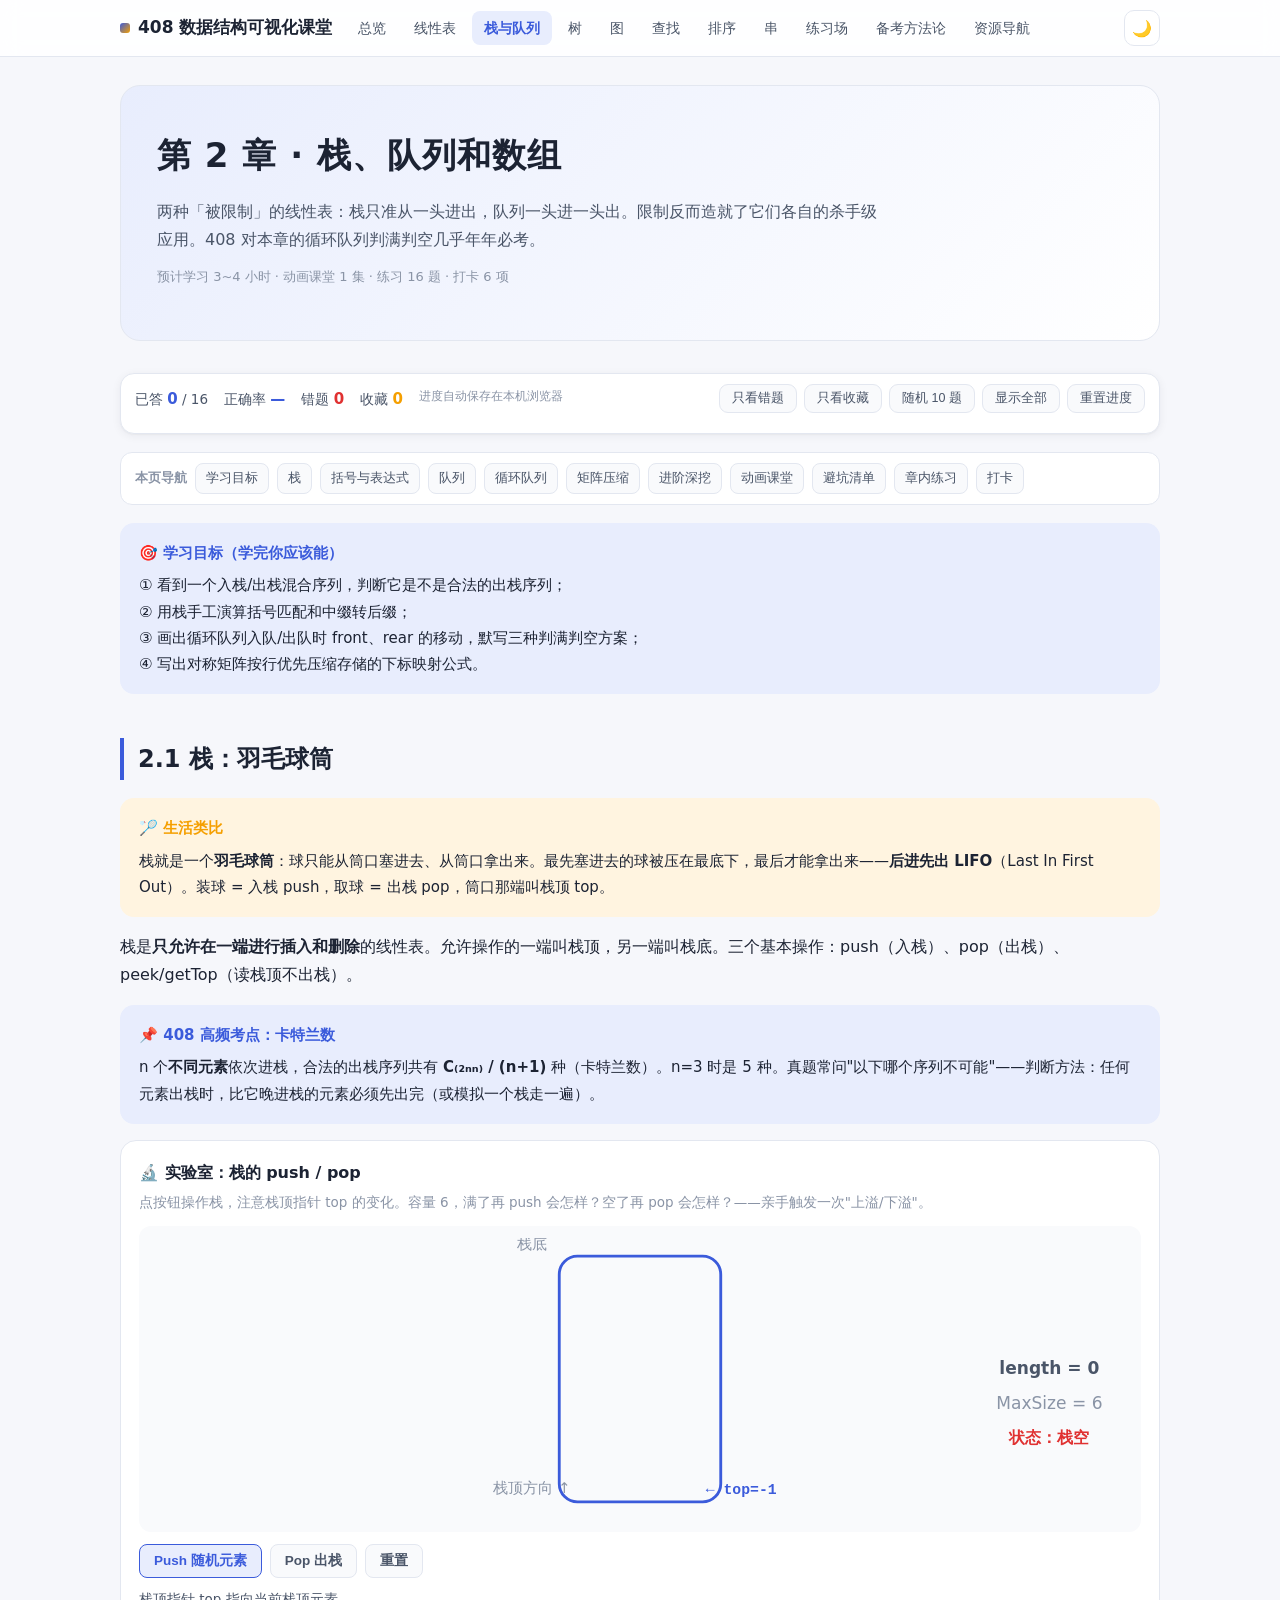
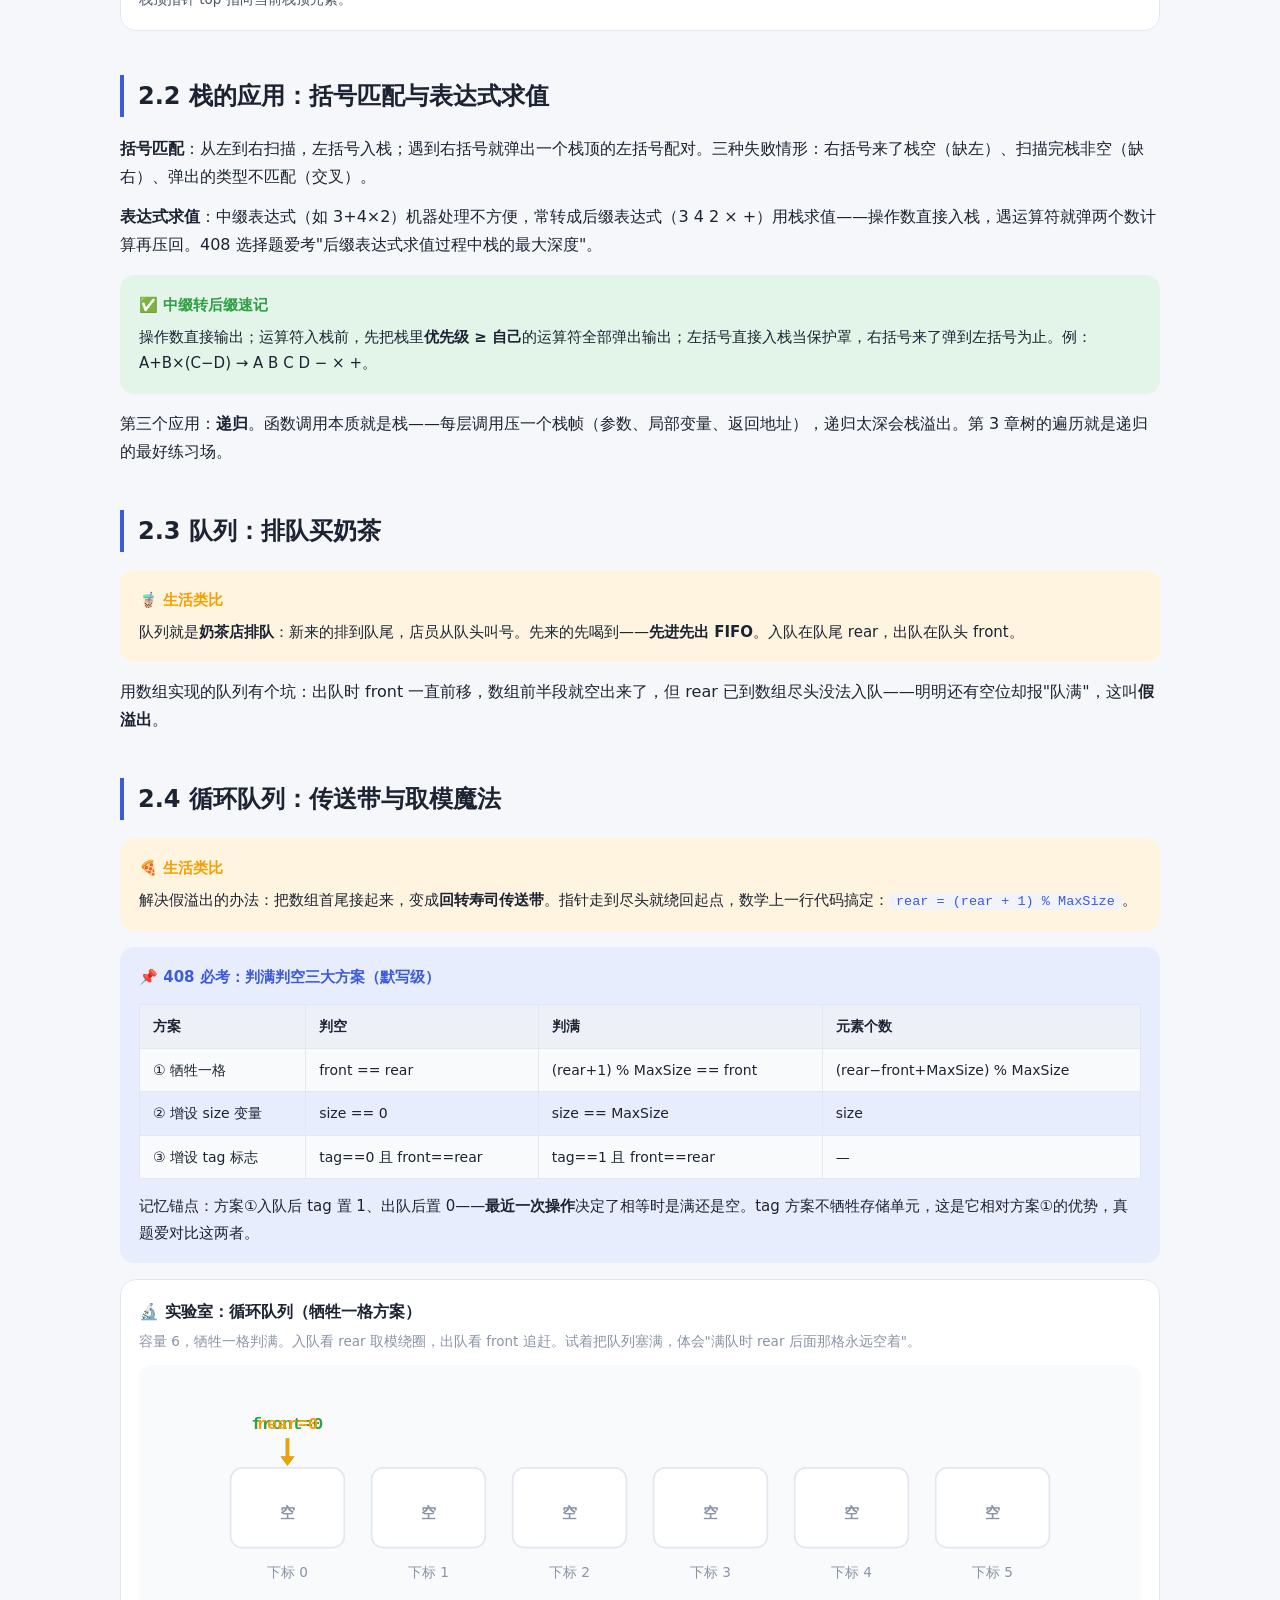
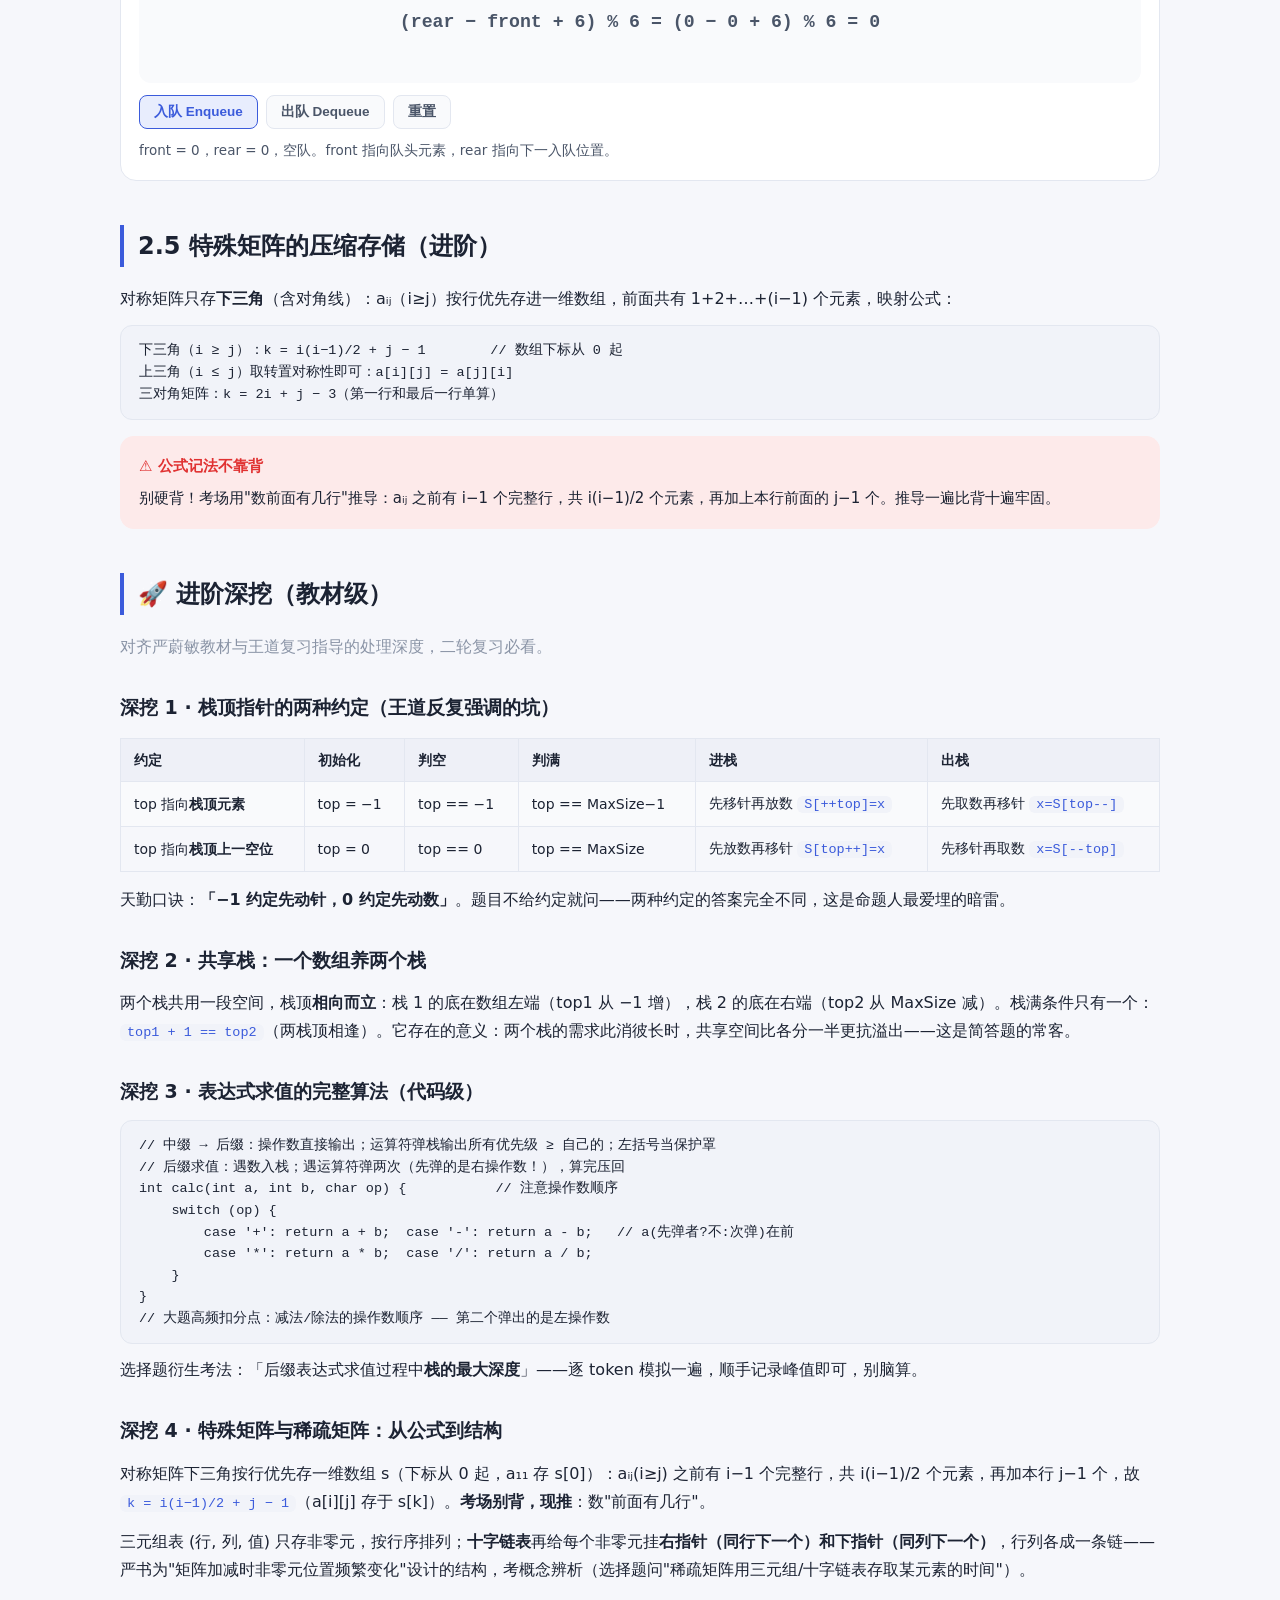
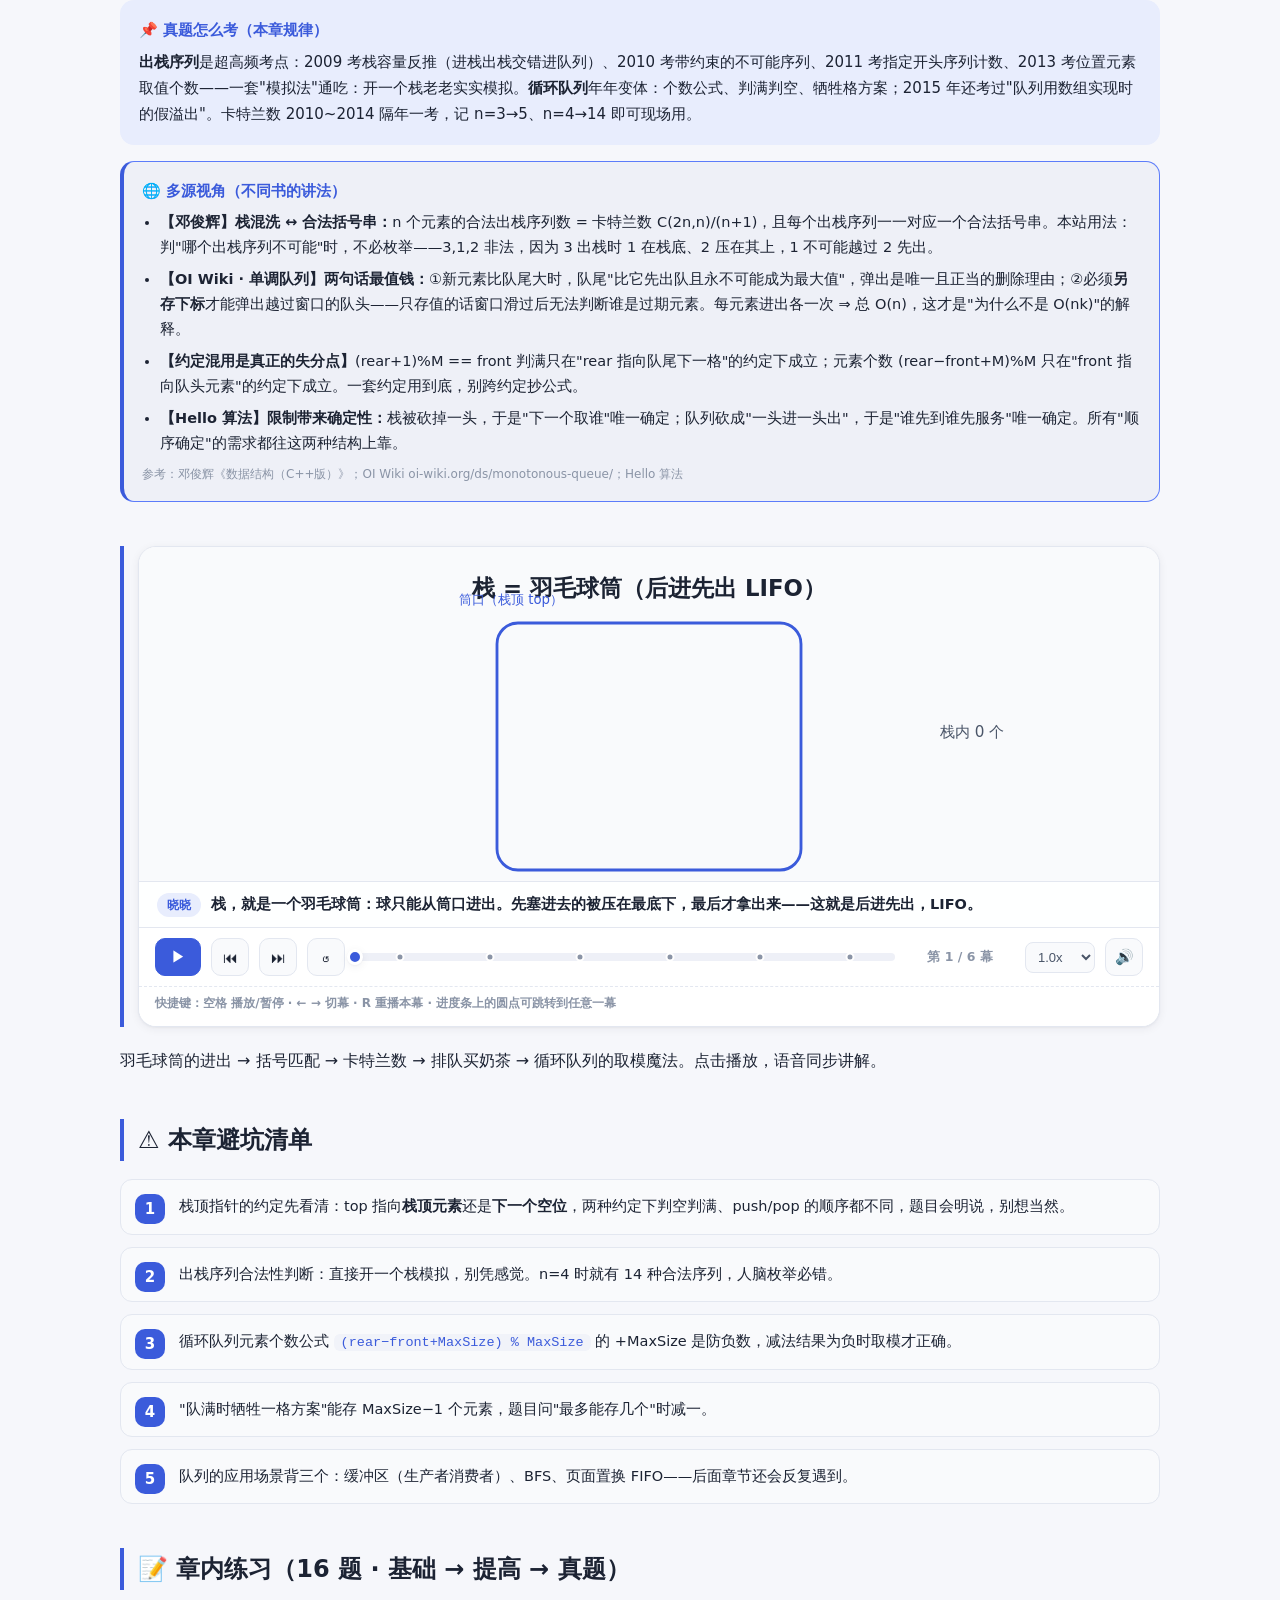
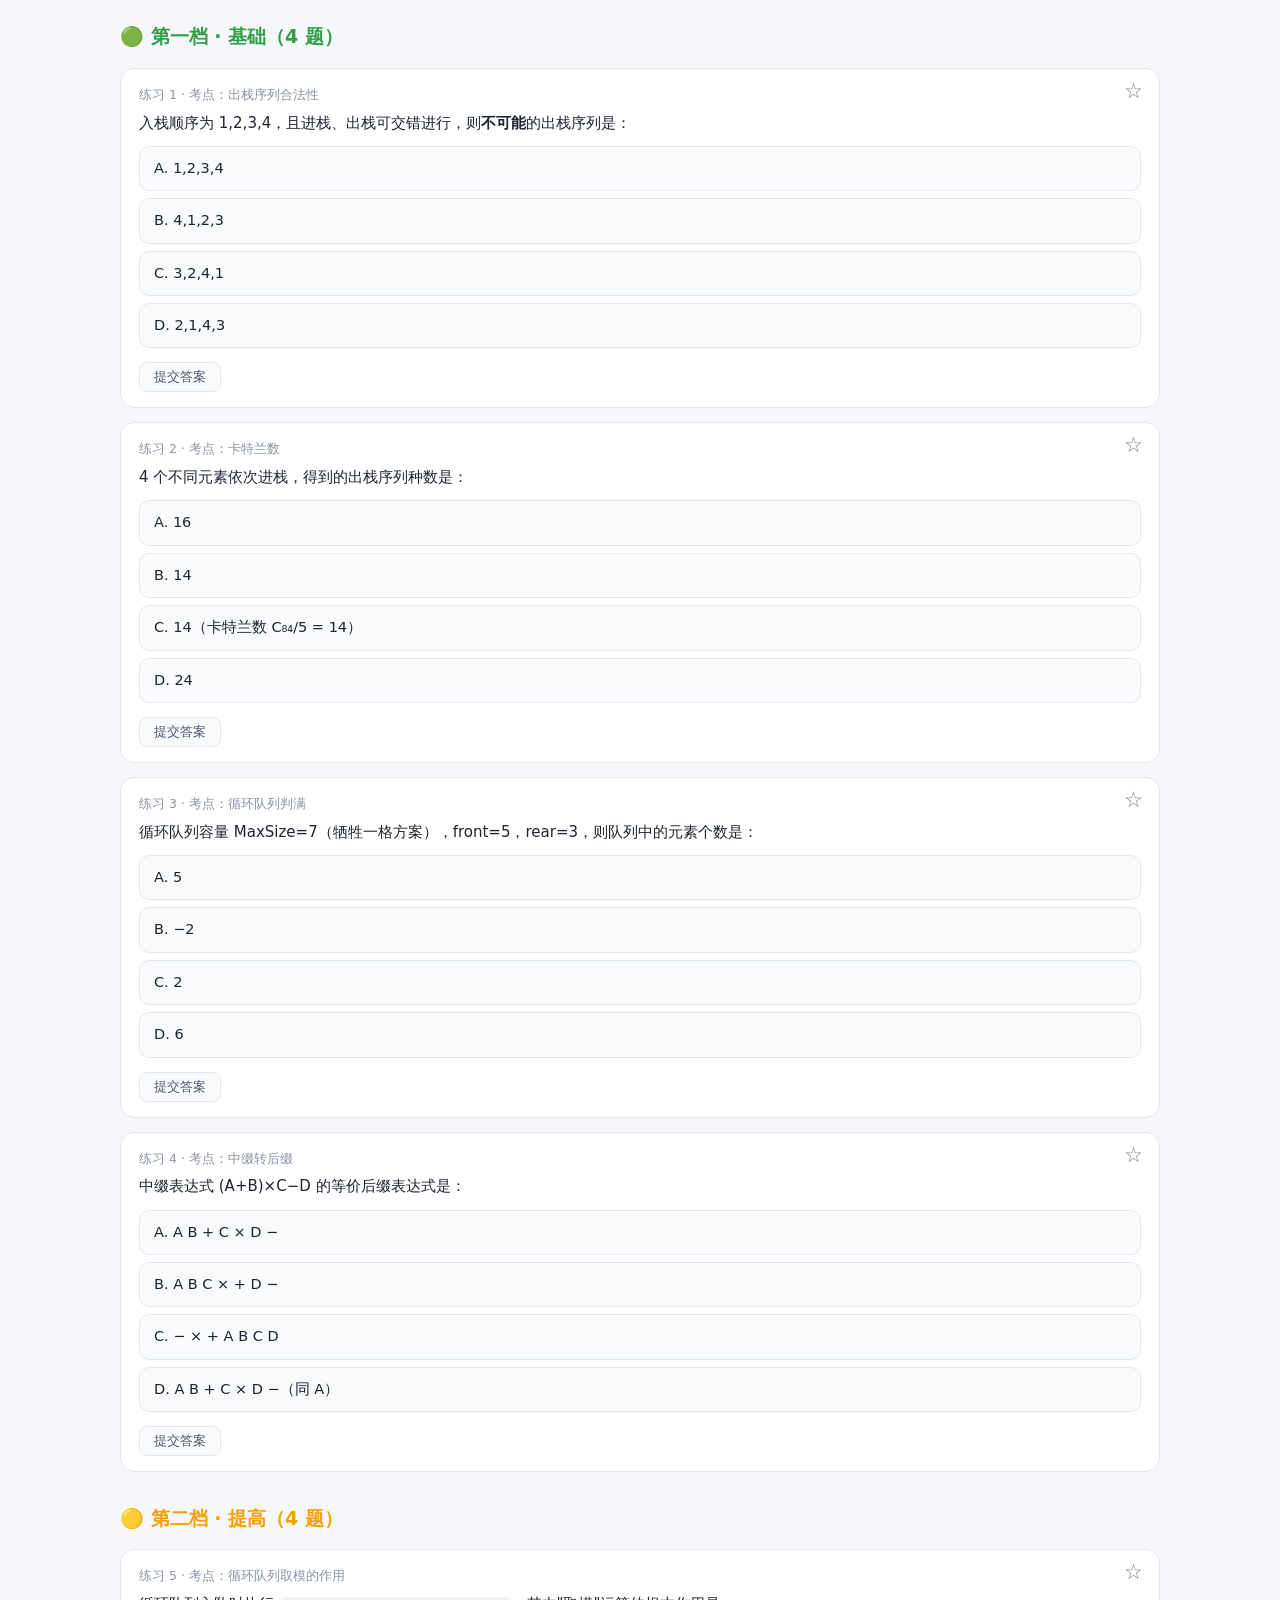
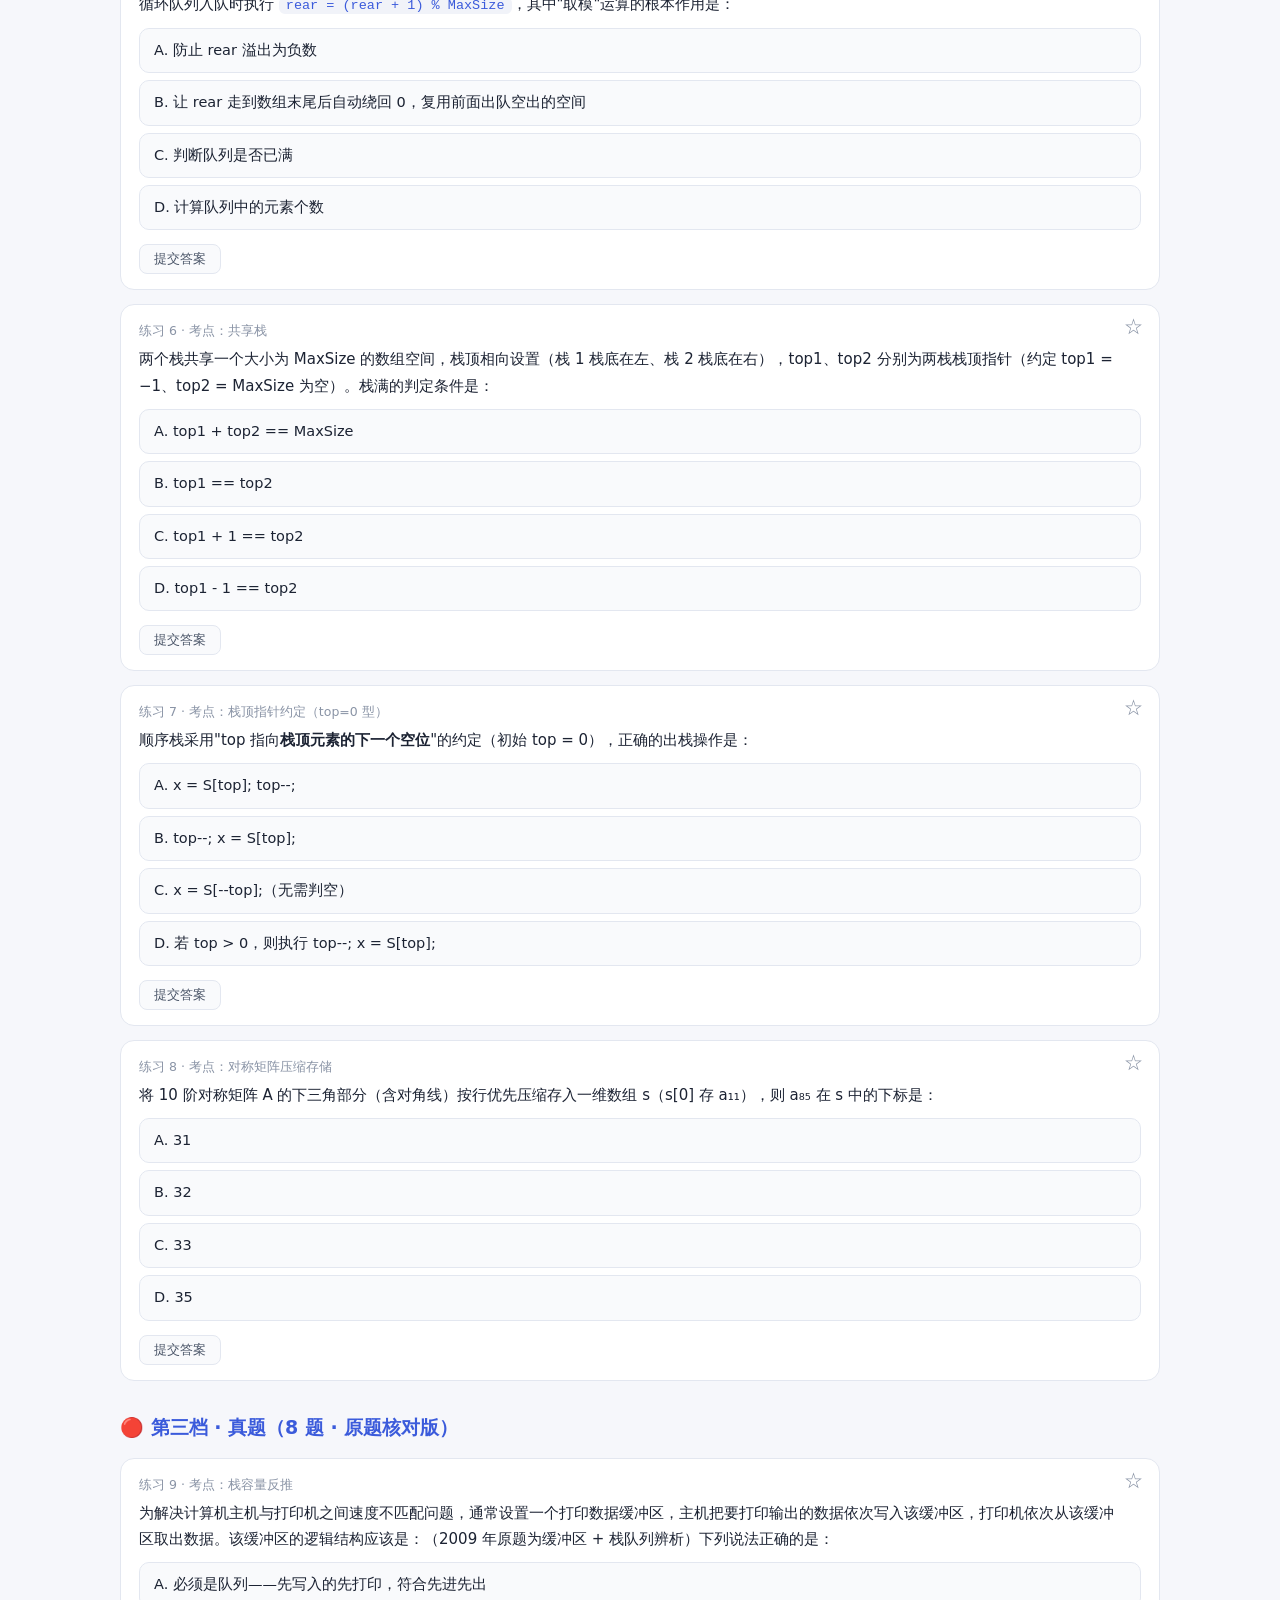
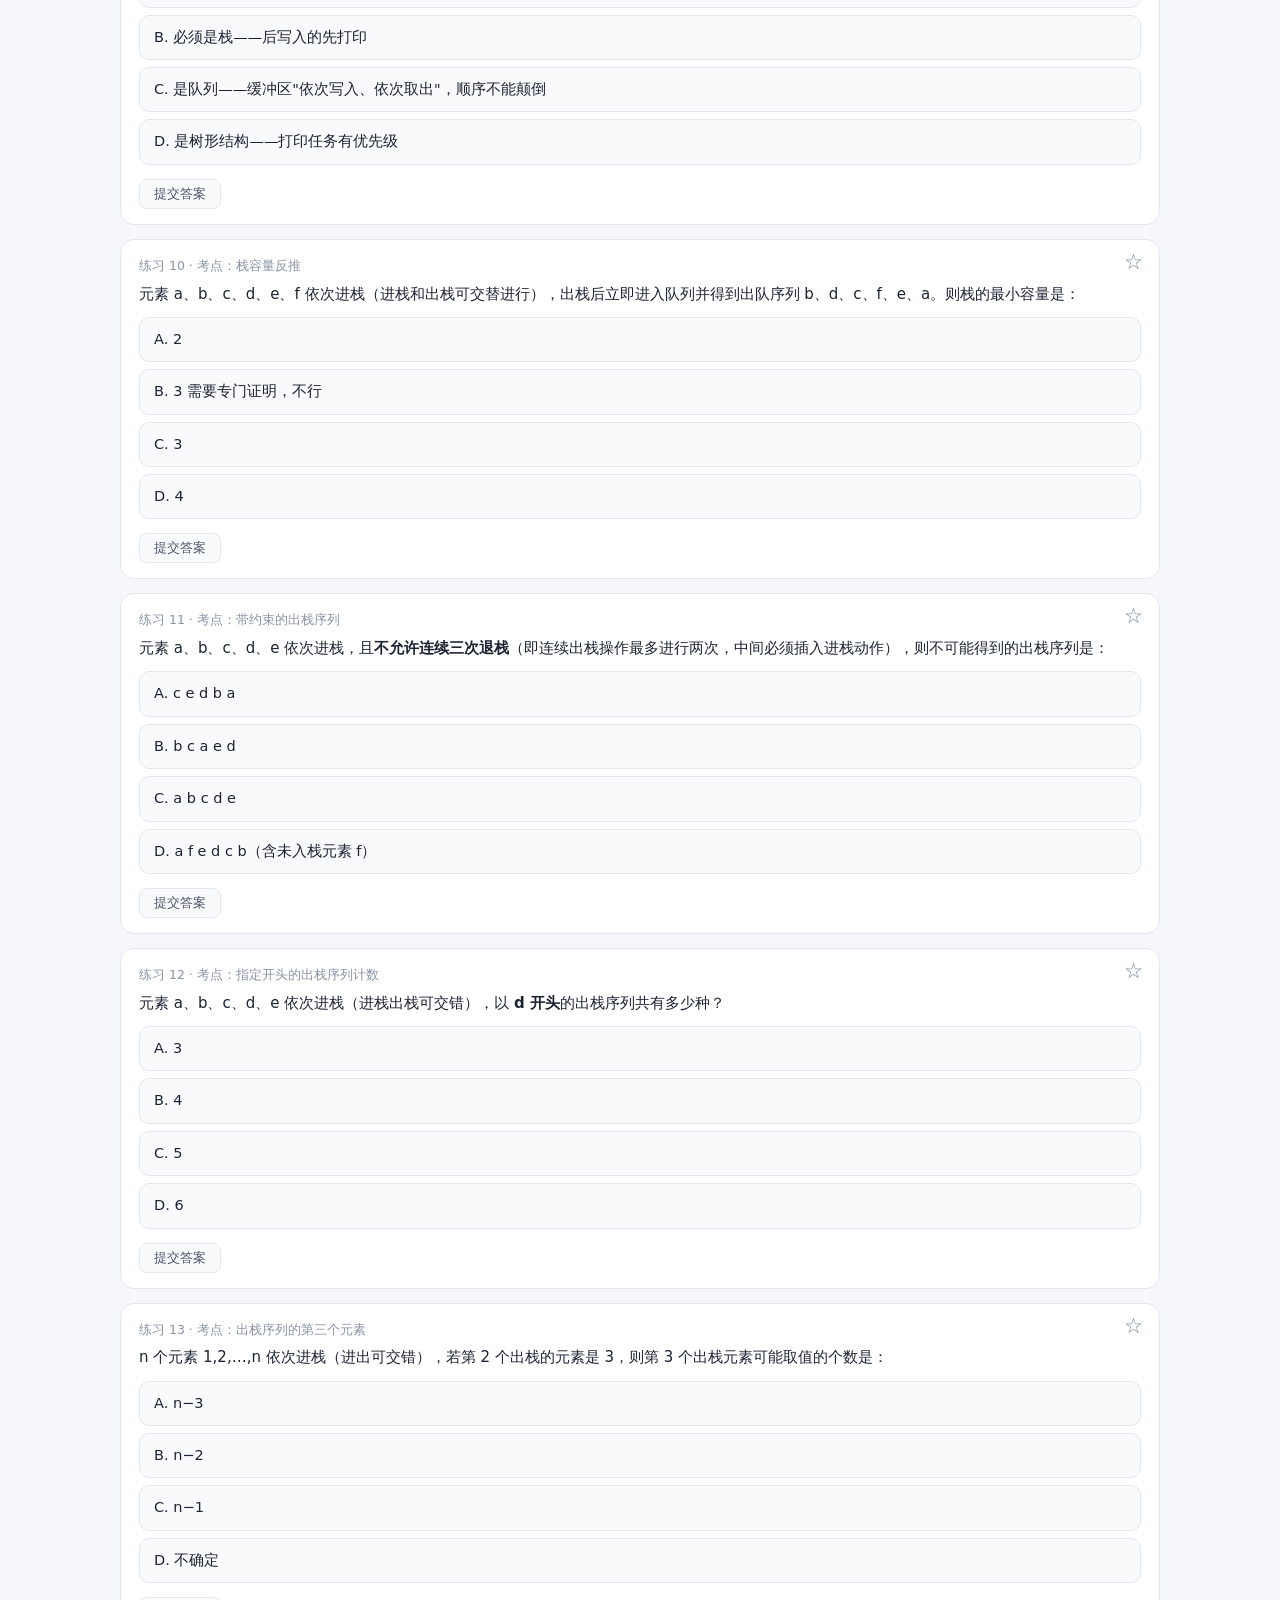
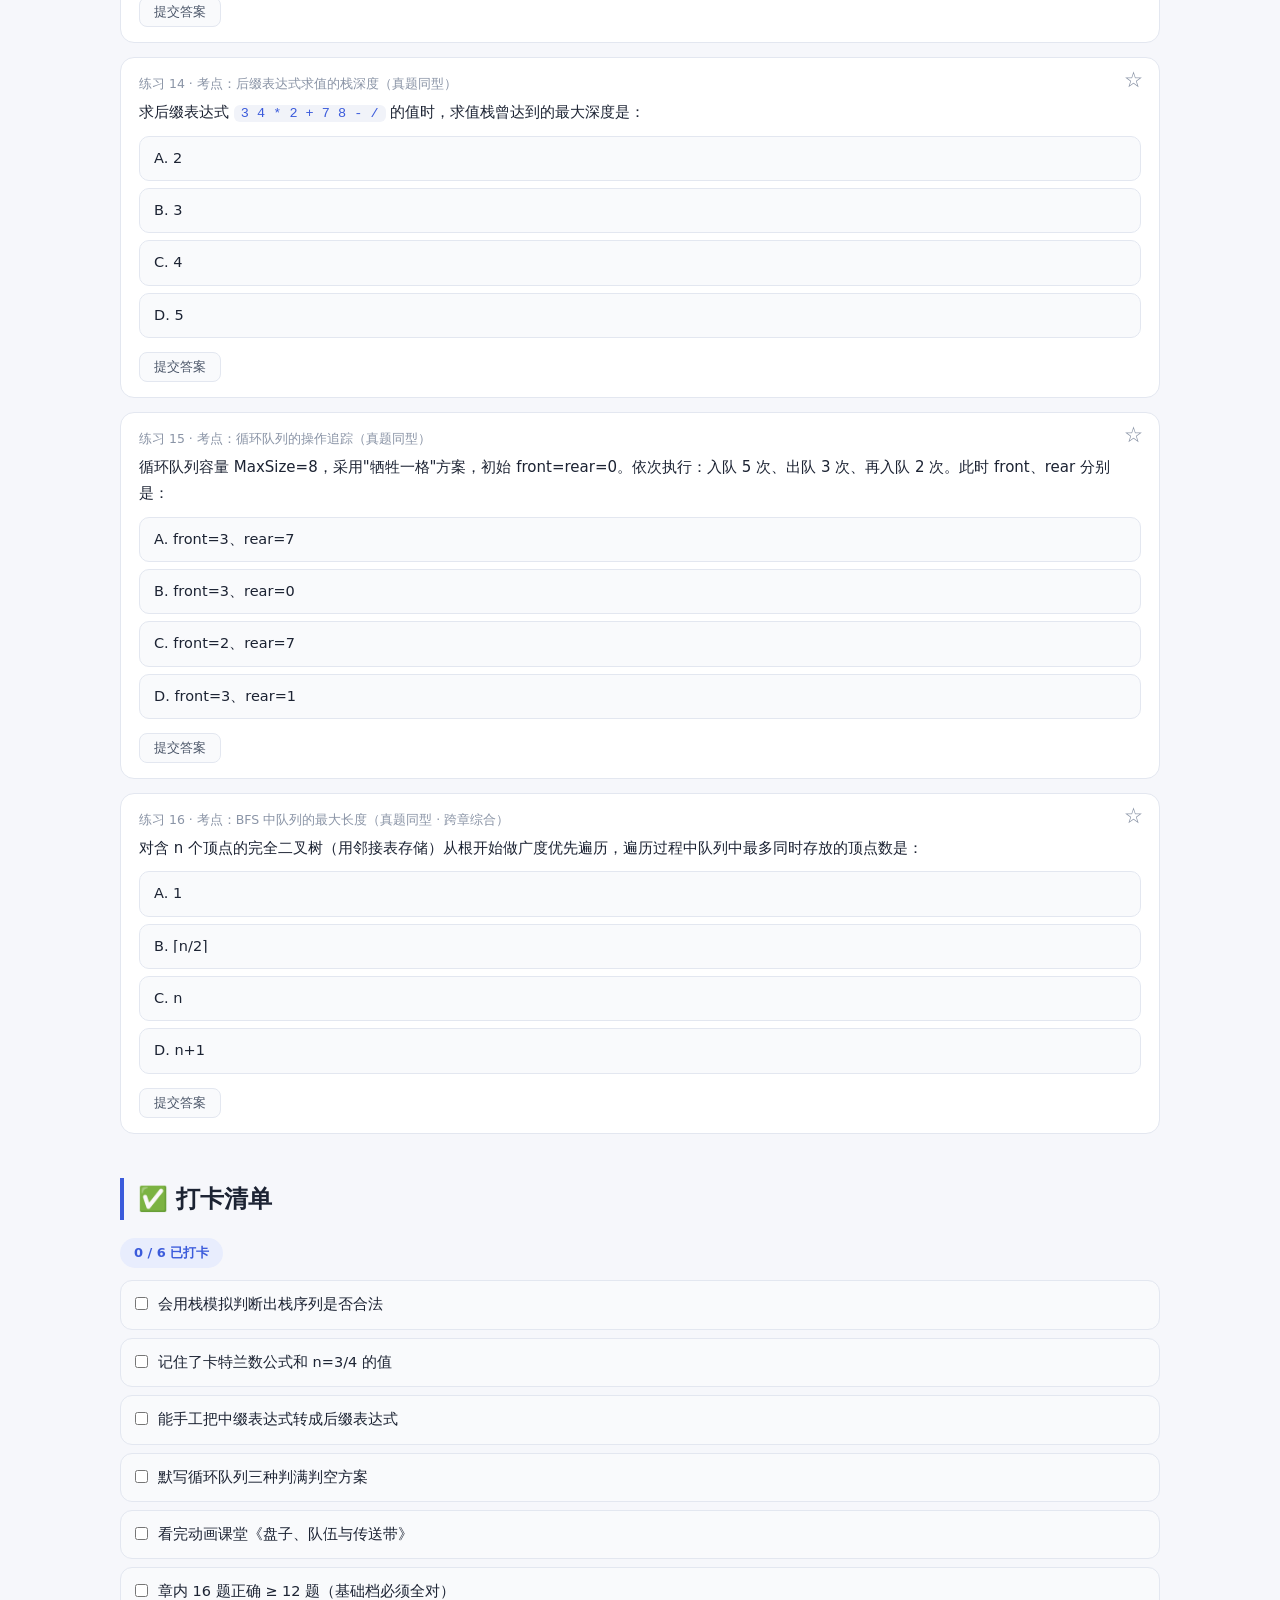
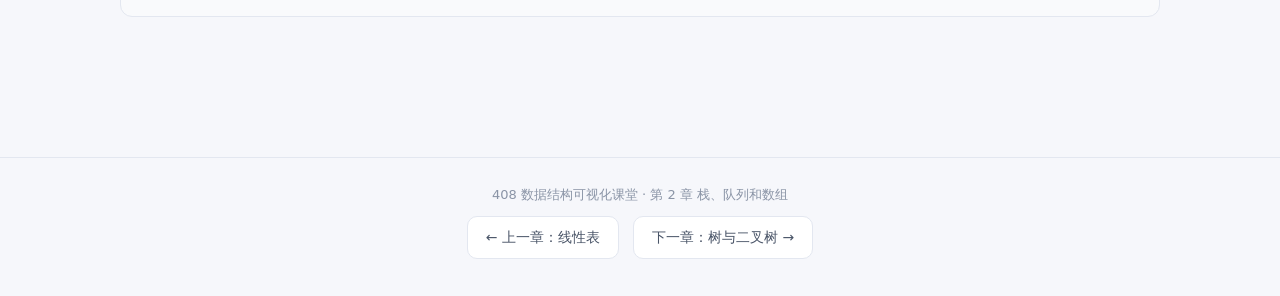
<file: ch02.html>
<!DOCTYPE html>
<html lang="zh-CN" data-theme="light">
<head>
<meta charset="UTF-8">
<meta name="viewport" content="width=device-width, initial-scale=1.0">
<title>第 2 章 栈、队列和数组 · 408 数据结构可视化课堂</title>
<link rel="stylesheet" href="assets/style.css?v=4">
</head>
<body>
<nav class="topbar"><div class="topbar-inner">
  <a class="logo" href="index.html"><span class="dot"></span>408 数据结构可视化课堂</a>
  <div class="nav-links">
    <a href="index.html">总览</a><a href="ch01.html">线性表</a><a href="ch02.html">栈与队列</a><a href="ch03.html">树</a><a href="ch04.html">图</a><a href="ch05.html">查找</a><a href="ch06.html">排序</a><a href="ch07.html">串</a><a href="practice.html">练习场</a><a href="method.html">备考方法论</a><a href="resources.html">资源导航</a>
  </div>
  <button class="theme-btn" title="切换明暗主题">🌙</button>
</div></nav>

<div class="wrap">
  <div class="hero">
    <h1>第 2 章 · 栈、队列和数组</h1>
    <p>两种「被限制」的线性表：栈只准从一头进出，队列一头进一头出。限制反而造就了它们各自的杀手级应用。408 对本章的循环队列判满判空几乎年年必考。</p>
    <p class="tagline">预计学习 3~4 小时 · 动画课堂 1 集 · 练习 16 题 · 打卡 6 项</p>
  </div>

  <div class="toc"><span class="toc-label">本页导航</span><a href="#goal">学习目标</a><a href="#s1">栈</a><a href="#s2">括号与表达式</a><a href="#s3">队列</a><a href="#s4">循环队列</a><a href="#s5">矩阵压缩</a><a href="#deep">进阶深挖</a><a href="#lesson">动画课堂</a><a href="#pit">避坑清单</a><a href="#quiz">章内练习</a><a href="#ck">打卡</a></div>

  <div class="callout exam"><div class="co-title">🎯 学习目标（学完你应该能）</div>
  ① 看到一个入栈/出栈混合序列，判断它是不是合法的出栈序列；<br>
  ② 用栈手工演算括号匹配和中缀转后缀；<br>
  ③ 画出循环队列入队/出队时 front、rear 的移动，默写三种判满判空方案；<br>
  ④ 写出对称矩阵按行优先压缩存储的下标映射公式。</div>

  <h2 class="sec">2.1 栈：羽毛球筒</h2>
  <div class="callout life"><div class="co-title">🏸 生活类比</div>
  栈就是一个<b>羽毛球筒</b>：球只能从筒口塞进去、从筒口拿出来。最先塞进去的球被压在最底下，最后才能拿出来——<b>后进先出 LIFO</b>（Last In First Out）。装球 = 入栈 push，取球 = 出栈 pop，筒口那端叫栈顶 top。</div>
  <p>栈是<b>只允许在一端进行插入和删除</b>的线性表。允许操作的一端叫栈顶，另一端叫栈底。三个基本操作：push（入栈）、pop（出栈）、peek/getTop（读栈顶不出栈）。</p>
  <div class="callout exam"><div class="co-title">📌 408 高频考点：卡特兰数</div>
  n 个<b>不同元素</b>依次进栈，合法的出栈序列共有 <b>C₍₂ₙₙ₎ / (n+1)</b> 种（卡特兰数）。n=3 时是 5 种。真题常问"以下哪个序列不可能"——判断方法：任何元素出栈时，比它晚进栈的元素必须先出完（或模拟一个栈走一遍）。</div>

  <div class="demo" id="demo-stack">
    <div class="demo-title">🔬 实验室：栈的 push / pop</div>
    <div class="demo-desc">点按钮操作栈，注意栈顶指针 top 的变化。容量 6，满了再 push 会怎样？空了再 pop 会怎样？——亲手触发一次"上溢/下溢"。</div>
    <div class="demo-stage"><svg id="stk-svg" viewBox="0 0 860 240" width="100%"></svg></div>
    <div class="demo-ctrl">
      <button id="stk-push">Push 随机元素</button>
      <button id="stk-pop" class="ghost">Pop 出栈</button>
      <button id="stk-reset" class="ghost">重置</button>
    </div>
    <div class="demo-note" id="stk-note">栈顶指针 top 指向当前栈顶元素。</div>
  </div>

  <h2 class="sec">2.2 栈的应用：括号匹配与表达式求值</h2>
  <p><b>括号匹配</b>：从左到右扫描，左括号入栈；遇到右括号就弹出一个栈顶的左括号配对。三种失败情形：右括号来了栈空（缺左）、扫描完栈非空（缺右）、弹出的类型不匹配（交叉）。</p>
  <p><b>表达式求值</b>：中缀表达式（如 3+4×2）机器处理不方便，常转成后缀表达式（3 4 2 × +）用栈求值——操作数直接入栈，遇运算符就弹两个数计算再压回。408 选择题爱考"后缀表达式求值过程中栈的最大深度"。</p>
  <div class="callout ok"><div class="co-title">✅ 中缀转后缀速记</div>
  操作数直接输出；运算符入栈前，先把栈里<b>优先级 ≥ 自己</b>的运算符全部弹出输出；左括号直接入栈当保护罩，右括号来了弹到左括号为止。例：A+B×(C−D) → A B C D − × +。</div>
  <p>第三个应用：<b>递归</b>。函数调用本质就是栈——每层调用压一个栈帧（参数、局部变量、返回地址），递归太深会栈溢出。第 3 章树的遍历就是递归的最好练习场。</p>

  <h2 class="sec">2.3 队列：排队买奶茶</h2>
  <div class="callout life"><div class="co-title">🧋 生活类比</div>
  队列就是<b>奶茶店排队</b>：新来的排到队尾，店员从队头叫号。先来的先喝到——<b>先进先出 FIFO</b>。入队在队尾 rear，出队在队头 front。</div>
  <p>用数组实现的队列有个坑：出队时 front 一直前移，数组前半段就空出来了，但 rear 已到数组尽头没法入队——明明还有空位却报"队满"，这叫<b>假溢出</b>。</p>

  <h2 class="sec">2.4 循环队列：传送带与取模魔法</h2>
  <div class="callout life"><div class="co-title">🍕 生活类比</div>
  解决假溢出的办法：把数组首尾接起来，变成<b>回转寿司传送带</b>。指针走到尽头就绕回起点，数学上一行代码搞定：<code class="inline">rear = (rear + 1) % MaxSize</code>。</div>
  <div class="callout exam"><div class="co-title">📌 408 必考：判满判空三大方案（默写级）</div>
  <table class="tbl">
    <tr><th>方案</th><th>判空</th><th>判满</th><th>元素个数</th></tr>
    <tr><td>① 牺牲一格</td><td>front == rear</td><td>(rear+1) % MaxSize == front</td><td>(rear−front+MaxSize) % MaxSize</td></tr>
    <tr><td>② 增设 size 变量</td><td>size == 0</td><td>size == MaxSize</td><td>size</td></tr>
    <tr><td>③ 增设 tag 标志</td><td>tag==0 且 front==rear</td><td>tag==1 且 front==rear</td><td>—</td></tr>
  </table>
  记忆锚点：方案①入队后 tag 置 1、出队后置 0——<b>最近一次操作</b>决定了相等时是满还是空。tag 方案不牺牲存储单元，这是它相对方案①的优势，真题爱对比这两者。</div>

  <div class="demo" id="demo-queue">
    <div class="demo-title">🔬 实验室：循环队列（牺牲一格方案）</div>
    <div class="demo-desc">容量 6，牺牲一格判满。入队看 rear 取模绕圈，出队看 front 追赶。试着把队列塞满，体会"满队时 rear 后面那格永远空着"。</div>
    <div class="demo-stage"><svg id="que-svg" viewBox="0 0 860 250" width="100%"></svg></div>
    <div class="demo-ctrl">
      <button id="que-in">入队 Enqueue</button>
      <button id="que-out" class="ghost">出队 Dequeue</button>
      <button id="que-reset" class="ghost">重置</button>
    </div>
    <div class="demo-note" id="que-note">front = 0，rear = 0，空队。front 指向队头元素，rear 指向下一入队位置。</div>
  </div>

  <h2 class="sec">2.5 特殊矩阵的压缩存储（进阶）</h2>
  <p>对称矩阵只存<b>下三角</b>（含对角线）：aᵢⱼ（i≥j）按行优先存进一维数组，前面共有 1+2+…+(i−1) 个元素，映射公式：</p>
  <pre class="code">下三角（i ≥ j）：k = i(i−1)/2 + j − 1        // 数组下标从 0 起
上三角（i ≤ j）取转置对称性即可：a[i][j] = a[j][i]
三对角矩阵：k = 2i + j − 3（第一行和最后一行单算）</pre>
  <div class="callout warn"><div class="co-title">⚠️ 公式记法不靠背</div>
  别硬背！考场用"数前面有几行"推导：aᵢⱼ 之前有 i−1 个完整行，共 i(i−1)/2 个元素，再加上本行前面的 j−1 个。推导一遍比背十遍牢固。</div>

  <h2 class="sec" id="deep">🚀 进阶深挖（教材级）</h2>
  <p class="muted">对齐严蔚敏教材与王道复习指导的处理深度，二轮复习必看。</p>

  <h3 class="sub">深挖 1 · 栈顶指针的两种约定（王道反复强调的坑）</h3>
  <table class="tbl">
    <tr><th>约定</th><th>初始化</th><th>判空</th><th>判满</th><th>进栈</th><th>出栈</th></tr>
    <tr><td>top 指向<b>栈顶元素</b></td><td>top = −1</td><td>top == −1</td><td>top == MaxSize−1</td><td>先移针再放数 <code class="inline">S[++top]=x</code></td><td>先取数再移针 <code class="inline">x=S[top--]</code></td></tr>
    <tr><td>top 指向<b>栈顶上一空位</b></td><td>top = 0</td><td>top == 0</td><td>top == MaxSize</td><td>先放数再移针 <code class="inline">S[top++]=x</code></td><td>先移针再取数 <code class="inline">x=S[--top]</code></td></tr>
  </table>
  <p>天勤口诀：<b>「−1 约定先动针，0 约定先动数」</b>。题目不给约定就问——两种约定的答案完全不同，这是命题人最爱埋的暗雷。</p>

  <h3 class="sub">深挖 2 · 共享栈：一个数组养两个栈</h3>
  <p>两个栈共用一段空间，栈顶<b>相向而立</b>：栈 1 的底在数组左端（top1 从 −1 增），栈 2 的底在右端（top2 从 MaxSize 减）。栈满条件只有一个：<code class="inline">top1 + 1 == top2</code>（两栈顶相逢）。它存在的意义：两个栈的需求此消彼长时，共享空间比各分一半更抗溢出——这是简答题的常客。</p>

  <h3 class="sub">深挖 3 · 表达式求值的完整算法（代码级）</h3>
  <pre class="code">// 中缀 → 后缀：操作数直接输出；运算符弹栈输出所有优先级 ≥ 自己的；左括号当保护罩
// 后缀求值：遇数入栈；遇运算符弹两次（先弹的是右操作数！），算完压回
int calc(int a, int b, char op) {           // 注意操作数顺序
    switch (op) {
        case '+': return a + b;  case '-': return a - b;   // a(先弹者?不:次弹)在前
        case '*': return a * b;  case '/': return a / b;
    }
}
// 大题高频扣分点：减法/除法的操作数顺序 —— 第二个弹出的是左操作数</pre>
  <p>选择题衍生考法：「后缀表达式求值过程中<b>栈的最大深度</b>」——逐 token 模拟一遍，顺手记录峰值即可，别脑算。</p>

  <h3 class="sub">深挖 4 · 特殊矩阵与稀疏矩阵：从公式到结构</h3>
  <p>对称矩阵下三角按行优先存一维数组 s（下标从 0 起，a₁₁ 存 s[0]）：aᵢⱼ(i≥j) 之前有 i−1 个完整行，共 i(i−1)/2 个元素，再加本行 j−1 个，故 <code class="inline">k = i(i−1)/2 + j − 1</code>（a[i][j] 存于 s[k]）。<b>考场别背，现推</b>：数"前面有几行"。</p>
  <p>三元组表 (行, 列, 值) 只存非零元，按行序排列；<b>十字链表</b>再给每个非零元挂<b>右指针（同行下一个）和下指针（同列下一个）</b>，行列各成一条链——严书为"矩阵加减时非零元位置频繁变化"设计的结构，考概念辨析（选择题问"稀疏矩阵用三元组/十字链表存取某元素的时间"）。</p>

  <div class="callout exam"><div class="co-title">📌 真题怎么考（本章规律）</div>
  <b>出栈序列</b>是超高频考点：2009 考栈容量反推（进栈出栈交错进队列）、2010 考带约束的不可能序列、2011 考指定开头序列计数、2013 考位置元素取值个数——一套"模拟法"通吃：开一个栈老老实实模拟。<b>循环队列</b>年年变体：个数公式、判满判空、牺牲格方案；2015 年还考过"队列用数组实现时的假溢出"。卡特兰数 2010~2014 隔年一考，记 n=3→5、n=4→14 即可现场用。</div>

  <div class="callout views"><div class="co-title">🌐 多源视角（不同书的讲法）</div>
  <ul>
    <li><b>【邓俊辉】栈混洗 ↔ 合法括号串：</b>n 个元素的合法出栈序列数 = 卡特兰数 C(2n,n)/(n+1)，且每个出栈序列一一对应一个合法括号串。本站用法：判"哪个出栈序列不可能"时，不必枚举——3,1,2 非法，因为 3 出栈时 1 在栈底、2 压在其上，1 不可能越过 2 先出。</li>
    <li><b>【OI Wiki · 单调队列】两句话最值钱：</b>①新元素比队尾大时，队尾"比它先出队且永不可能成为最大值"，弹出是唯一且正当的删除理由；②必须<b>另存下标</b>才能弹出越过窗口的队头——只存值的话窗口滑过后无法判断谁是过期元素。每元素进出各一次 ⇒ 总 O(n)，这才是"为什么不是 O(nk)"的解释。</li>
    <li><b>【约定混用是真正的失分点】</b>(rear+1)%M == front 判满只在"rear 指向队尾下一格"的约定下成立；元素个数 (rear−front+M)%M 只在"front 指向队头元素"的约定下成立。一套约定用到底，别跨约定抄公式。</li>
    <li><b>【Hello 算法】限制带来确定性：</b>栈被砍掉一头，于是"下一个取谁"唯一确定；队列砍成"一头进一头出"，于是"谁先到谁先服务"唯一确定。所有"顺序确定"的需求都往这两种结构上靠。</li>
  </ul>
  <div class="src">参考：邓俊辉《数据结构（C++版）》；OI Wiki oi-wiki.org/ds/monotonous-queue/；Hello 算法</div></div>

  <h2 class="sec" id="lesson">🎬 动画课堂 · 第 2 集《盘子、队伍与传送带》</h2>
  <p>羽毛球筒的进出 → 括号匹配 → 卡特兰数 → 排队买奶茶 → 循环队列的取模魔法。点击播放，语音同步讲解。</p>
  <div id="lesson"></div>

  <h2 class="sec" id="pit">⚠️ 本章避坑清单</h2>
  <div class="steps">
    <div class="step">栈顶指针的约定先看清：top 指向<b>栈顶元素</b>还是<b>下一个空位</b>，两种约定下判空判满、push/pop 的顺序都不同，题目会明说，别想当然。</div>
    <div class="step">出栈序列合法性判断：直接开一个栈模拟，别凭感觉。n=4 时就有 14 种合法序列，人脑枚举必错。</div>
    <div class="step">循环队列元素个数公式 <code class="inline">(rear−front+MaxSize) % MaxSize</code> 的 +MaxSize 是防负数，减法结果为负时取模才正确。</div>
    <div class="step">"队满时牺牲一格方案"能存 MaxSize−1 个元素，题目问"最多能存几个"时减一。</div>
    <div class="step">队列的应用场景背三个：缓冲区（生产者消费者）、BFS、页面置换 FIFO——后面章节还会反复遇到。</div>
  </div>

  <h2 class="sec" id="quiz">📝 章内练习（16 题 · 基础 → 提高 → 真题）</h2>
  <h3 class="sub" style="color:var(--green)">🟢 第一档 · 基础（4 题）</h3>
  <div class="quiz" data-answer="B" data-diff="basic">
    <div class="q-head"><div class="q-tag">练习 1 · 考点：出栈序列合法性</div>
    入栈顺序为 1,2,3,4，且进栈、出栈可交错进行，则<b>不可能</b>的出栈序列是：</div>
    <div class="opts">
      <div class="opt" data-opt="A">A. 1,2,3,4</div>
      <div class="opt" data-opt="B">B. 4,1,2,3</div>
      <div class="opt" data-opt="C">C. 3,2,4,1</div>
      <div class="opt" data-opt="D">D. 2,1,4,3</div>
    </div>
    <div class="q-foot"><button class="btn-ans">提交答案</button><span class="q-res"></span></div>
    <div class="q-exp"><b>解析：</b>选 B。模拟法：要让 4 先出，1、2、3 必须都已压在栈里（从底到顶 1,2,3）。4 出栈后栈顶是 3，下一步只能出 3，不可能出 1。A 全进全出；C 出3（1,2在栈）→出2→进4出4→出1 ✓；D 进1进2，出2出1，进3进4，出4出3 ✓。</div>
  </div>
  <div class="quiz" data-answer="C" data-diff="mid">
    <div class="q-head"><div class="q-tag">练习 2 · 考点：卡特兰数</div>
    4 个不同元素依次进栈，得到的出栈序列种数是：</div>
    <div class="opts">
      <div class="opt" data-opt="A">A. 16</div>
      <div class="opt" data-opt="B">B. 14</div>
      <div class="opt" data-opt="C">C. 14（卡特兰数 C₈₄/5 = 14）</div>
      <div class="opt" data-opt="D">D. 24</div>
    </div>
    <div class="q-foot"><button class="btn-ans">提交答案</button><span class="q-res"></span></div>
    <div class="q-exp"><b>解析：</b>选 C。卡特兰数公式 C₍₂ₙₙ₎/(n+1)：n=4 时 C(8,4)/5 = 70/5 = 14。D 的 24 是 4! 全排列数——它把不合法的序列也算进去了。记几个常用值：n=3→5，n=4→14，n=5→42。</div>
  </div>
  <div class="quiz" data-answer="A" data-diff="mid">
    <div class="q-head"><div class="q-tag">练习 3 · 考点：循环队列判满</div>
    循环队列容量 MaxSize=7（牺牲一格方案），front=5，rear=3，则队列中的元素个数是：</div>
    <div class="opts">
      <div class="opt" data-opt="A">A. 5</div>
      <div class="opt" data-opt="B">B. −2</div>
      <div class="opt" data-opt="C">C. 2</div>
      <div class="opt" data-opt="D">D. 6</div>
    </div>
    <div class="q-foot"><button class="btn-ans">提交答案</button><span class="q-res"></span></div>
    <div class="q-exp"><b>解析：</b>选 A。(rear−front+MaxSize) % MaxSize = (3−5+7) % 7 = 5。C 是忘加 MaxSize 直接相减的陷阱；rear 绕圈超过 front 时就得靠 +MaxSize 把负数拉回正区间。</div>
  </div>
  <div class="quiz" data-answer="D" data-diff="basic">
    <div class="q-head"><div class="q-tag">练习 4 · 考点：中缀转后缀</div>
    中缀表达式 (A+B)×C−D 的等价后缀表达式是：</div>
    <div class="opts">
      <div class="opt" data-opt="A">A. A B + C × D −</div>
      <div class="opt" data-opt="B">B. A B C × + D −</div>
      <div class="opt" data-opt="C">C. − × + A B C D</div>
      <div class="opt" data-opt="D">D. A B + C × D −（同 A）</div>
    </div>
    <div class="q-foot"><button class="btn-ans">提交答案</button><span class="q-res"></span></div>
    <div class="q-exp"><b>解析：</b>选 A（D 为排版重复项）。括号内 A B + 先出，× 与左边的 C 结合输出 C ×，最后减号优先级最低最后输出。B 错在 × 抢在 + 前面输出，违反了括号优先级；C 是前缀表达式不是后缀。</div>
  </div>

  <h3 class="sub" style="color:var(--accent)">🟡 第二档 · 提高（4 题）</h3>
  <div class="quiz" data-answer="B" data-diff="mid">
    <div class="q-head"><div class="q-tag">练习 5 · 考点：循环队列取模的作用</div>
    循环队列入队时执行 <code class="inline">rear = (rear + 1) % MaxSize</code>，其中"取模"运算的根本作用是：</div>
    <div class="opts">
      <div class="opt" data-opt="A">A. 防止 rear 溢出为负数</div>
      <div class="opt" data-opt="B">B. 让 rear 走到数组末尾后自动绕回 0，复用前面出队空出的空间</div>
      <div class="opt" data-opt="C">C. 判断队列是否已满</div>
      <div class="opt" data-opt="D">D. 计算队列中的元素个数</div>
    </div>
    <div class="q-foot"><button class="btn-ans">提交答案</button><span class="q-res"></span></div>
    <div class="q-exp"><b>解析：</b>选 B。取模 = "走到尽头就绕回起点"，消灭的是普通数组队列的<b>假溢出</b>（前半段空着但 rear 到顶没法入队）。C、D 各有对应写法（判满用 front 比较、个数用差值取模），但"取模"本身的使命就是绕圈复用。</div>
  </div>
  <div class="quiz" data-answer="C" data-diff="mid">
    <div class="q-head"><div class="q-tag">练习 6 · 考点：共享栈</div>
    两个栈共享一个大小为 MaxSize 的数组空间，栈顶相向设置（栈 1 栈底在左、栈 2 栈底在右），top1、top2 分别为两栈栈顶指针（约定 top1 = −1、top2 = MaxSize 为空）。栈满的判定条件是：</div>
    <div class="opts">
      <div class="opt" data-opt="A">A. top1 + top2 == MaxSize</div>
      <div class="opt" data-opt="B">B. top1 == top2</div>
      <div class="opt" data-opt="C">C. top1 + 1 == top2</div>
      <div class="opt" data-opt="D">D. top1 - 1 == top2</div>
    </div>
    <div class="q-foot"><button class="btn-ans">提交答案</button><span class="q-res"></span></div>
    <div class="q-exp"><b>解析：</b>选 C。两栈顶相向增长，top1 右移、top2 左移；当 top1 的<b>上一格</b>就是 top2 时再压任何一个都越界——这就是"相逢"。共享栈的意义：两栈空间需求互补时，比各分一半 MaxSize/2 更抗溢出，简答题常考它的优缺点对比。</div>
  </div>
  <div class="quiz" data-answer="D" data-diff="mid">
    <div class="q-head"><div class="q-tag">练习 7 · 考点：栈顶指针约定（top=0 型）</div>
    顺序栈采用"top 指向<b>栈顶元素的下一个空位</b>"的约定（初始 top = 0），正确的出栈操作是：</div>
    <div class="opts">
      <div class="opt" data-opt="A">A. x = S[top]; top--;</div>
      <div class="opt" data-opt="B">B. top--; x = S[top];</div>
      <div class="opt" data-opt="C">C. x = S[--top];（无需判空）</div>
      <div class="opt" data-opt="D">D. 若 top > 0，则执行 top--; x = S[top];</div>
    </div>
    <div class="q-foot"><button class="btn-ans">提交答案</button><span class="q-res"></span></div>
    <div class="q-exp"><b>解析：</b>选 D。top=0 约定下栈顶元素在 <code class="inline">S[top−1]</code>，所以先移针再取数——口诀"0 约定先动数？不：0 约定<b>出栈先动针</b>"（进栈先放数后动针 <code class="inline">S[top++]=x</code>，出栈先动针后取数 <code class="inline">x=S[--top]</code>）。B 单看赋值正确但<b>漏了判空</b>：top=0 时会读到 S[−1] 越界。A 是 top=−1 约定的写法，两种约定千万别混。</div>
  </div>
  <div class="quiz" data-answer="B" data-diff="mid">
    <div class="q-head"><div class="q-tag">练习 8 · 考点：对称矩阵压缩存储</div>
    将 10 阶对称矩阵 A 的下三角部分（含对角线）按行优先压缩存入一维数组 s（s[0] 存 a₁₁），则 a₈₅ 在 s 中的下标是：</div>
    <div class="opts">
      <div class="opt" data-opt="A">A. 31</div>
      <div class="opt" data-opt="B">B. 32</div>
      <div class="opt" data-opt="C">C. 33</div>
      <div class="opt" data-opt="D">D. 35</div>
    </div>
    <div class="q-foot"><button class="btn-ans">提交答案</button><span class="q-res"></span></div>
    <div class="q-exp"><b>解析：</b>选 B。考场现推：a₈₅ 之前有 7 个完整行，共 1+2+…+7 = 28 个；本行 a₈₁~a₈₄ 在它前面，又 4 个；合计 32 个，下标 = 32（下标从 0 起）。公式 k = i(i−1)/2 + j − 1 = 28 + 4 = 32。A 忘加本行前面的元素、C 多加一格——"数前面有几行"永远比背公式稳。</div>
  </div>

  <h3 class="sub" style="color:var(--brand)">🔴 第三档 · 真题（8 题 · 原题核对版）</h3>
  <div class="quiz" data-answer="C" data-diff="real" data-year="2009">
    <div class="q-head"><div class="q-tag">练习 9 · 考点：栈容量反推</div>
    为解决计算机主机与打印机之间速度不匹配问题，通常设置一个打印数据缓冲区，主机把要打印输出的数据依次写入该缓冲区，打印机依次从该缓冲区取出数据。该缓冲区的逻辑结构应该是：（2009 年原题为缓冲区 + 栈队列辨析）下列说法正确的是：</div>
    <div class="opts">
      <div class="opt" data-opt="A">A. 必须是队列——先写入的先打印，符合先进先出</div>
      <div class="opt" data-opt="B">B. 必须是栈——后写入的先打印</div>
      <div class="opt" data-opt="C">C. 是队列——缓冲区"依次写入、依次取出"，顺序不能颠倒</div>
      <div class="opt" data-opt="D">D. 是树形结构——打印任务有优先级</div>
    </div>
    <div class="q-foot"><button class="btn-ans">提交答案</button><span class="q-res"></span></div>
    <div class="q-exp"><b>解析：</b>选 C。2009 年原题问"缓冲区的逻辑结构"，答案即<b>队列</b>（FIFO 保证打印次序与提交次序一致）。记忆锚点：凡是"排队、依次、不能插队"的场景选队列；凡是"最近、撤销、回头"的场景选栈。</div>
  </div>
  <div class="quiz" data-answer="C" data-diff="real" data-year="2009">
    <div class="q-head"><div class="q-tag">练习 10 · 考点：栈容量反推</div>
    元素 a、b、c、d、e、f 依次进栈（进栈和出栈可交替进行），出栈后立即进入队列并得到出队序列 b、d、c、f、e、a。则栈的最小容量是：</div>
    <div class="opts">
      <div class="opt" data-opt="A">A. 2</div>
      <div class="opt" data-opt="B">B. 3 需要专门证明，不行</div>
      <div class="opt" data-opt="C">C. 3</div>
      <div class="opt" data-opt="D">D. 4</div>
    </div>
    <div class="q-foot"><button class="btn-ans">提交答案</button><span class="q-res"></span></div>
    <div class="q-exp"><b>解析：</b>选 C。逐字符模拟并记录栈深峰值：要出 b → 先压 a、压 b（栈深2）弹出 b；要出 d → 压 c、压 d（栈深3）弹出 d；出 c（栈剩a）；出 f → 压 e、压 f（栈深3）弹 f；出 e；出 a。峰值 3，故最小容量 3。方法：<b>目标序列倒着逼出来的压栈过程，峰深就是答案</b>。</div>
  </div>
  <div class="quiz" data-answer="D" data-diff="real" data-year="2010">
    <div class="q-head"><div class="q-tag">练习 11 · 考点：带约束的出栈序列</div>
    元素 a、b、c、d、e 依次进栈，且<b>不允许连续三次退栈</b>（即连续出栈操作最多进行两次，中间必须插入进栈动作），则不可能得到的出栈序列是：</div>
    <div class="opts">
      <div class="opt" data-opt="A">A. c e d b a</div>
      <div class="opt" data-opt="B">B. b c a e d</div>
      <div class="opt" data-opt="C">C. a b c d e</div>
      <div class="opt" data-opt="D">D. a f e d c b（含未入栈元素 f）</div>
    </div>
    <div class="q-foot"><button class="btn-ans">提交答案</button><span class="q-res"></span></div>
    <div class="q-exp"><b>解析：</b>选 D。D 的第一个出栈元素是 f——f 根本不在进栈序列里，直接出局（这是 2010 年原题的 D 选项设定，考的是审题）。A、B、C 用"压栈-弹栈逐位模拟 + 记录连续弹栈次数"验证均可行。本题教两件事：<b>先查元素集合合法性，再做模拟</b>。</div>
  </div>
  <div class="quiz" data-answer="B" data-diff="real" data-year="2011">
    <div class="q-head"><div class="q-tag">练习 12 · 考点：指定开头的出栈序列计数</div>
    元素 a、b、c、d、e 依次进栈（进栈出栈可交错），以 <b>d 开头</b>的出栈序列共有多少种？</div>
    <div class="opts">
      <div class="opt" data-opt="A">A. 3</div>
      <div class="opt" data-opt="B">B. 4</div>
      <div class="opt" data-opt="C">C. 5</div>
      <div class="opt" data-opt="D">D. 6</div>
    </div>
    <div class="q-foot"><button class="btn-ans">提交答案</button><span class="q-res"></span></div>
    <div class="q-exp"><b>解析：</b>选 B。d 出栈时，a、b、c 必已压在栈中（栈内从底到顶 a,b,c），e 尚未进栈。d 出栈后，剩下 {a,b,c,e} 交替进出栈：e 随时可以插入到 a、b、c 的出栈序列的任何"间隙"中，a、b、c 的合法出栈顺序只有 c,b,a 一种（栈内已定）。e 可出现在 4 个位置（c 前 / c 后 / b 后 / a 后）→ 共 4 种：d e c b a、d c e b a、d c b e a、d c b a e。规律：<b>固定某元素先出 = 栈内已堆成定序 + 未进栈元素插空</b>。</div>
  </div>

  <div class="quiz" data-answer="C" data-diff="real" data-year="2013">
    <div class="q-head"><div class="q-tag">练习 13 · 考点：出栈序列的第三个元素</div>
    n 个元素 1,2,…,n 依次进栈（进出可交错），若第 2 个出栈的元素是 3，则第 3 个出栈元素可能取值的个数是：</div>
    <div class="opts">
      <div class="opt" data-opt="A">A. n−3</div>
      <div class="opt" data-opt="B">B. n−2</div>
      <div class="opt" data-opt="C">C. n−1</div>
      <div class="opt" data-opt="D">D. 不确定</div>
    </div>
    <div class="q-foot"><button class="btn-ans">提交答案</button><span class="q-res"></span></div>
    <div class="q-exp"><b>解析：</b>选 C。3 第二个出栈时，栈内剩 1、2（2 在栈顶），4~n 尚未进栈。第 3 个出栈者可以是 2（直接弹栈顶），也可以是 4~n 中的任意一个（先入后出），共 1+(n−3) = n−1 个。注意<b>不含 3 本身、也不含 1</b>（1 压在 2 底下）。2013 年原题就是这个数法。</div>
  </div>
  <div class="quiz" data-answer="B" data-diff="real">
    <div class="q-head"><div class="q-tag">练习 14 · 考点：后缀表达式求值的栈深度（真题同型）</div>
    求后缀表达式 <code class="inline">3 4 * 2 + 7 8 - /</code> 的值时，求值栈曾达到的最大深度是：</div>
    <div class="opts">
      <div class="opt" data-opt="A">A. 2</div>
      <div class="opt" data-opt="B">B. 3</div>
      <div class="opt" data-opt="C">C. 4</div>
      <div class="opt" data-opt="D">D. 5</div>
    </div>
    <div class="q-foot"><button class="btn-ans">提交答案</button><span class="q-res"></span></div>
    <div class="q-exp"><b>解析：</b>选 B。逐 token 模拟：3 入（1）、4 入（2）、* 弹二压一（1）、2 入（2）、+（1）、7 入（2）、8 入（3）、-（2）、/（1）。峰值 3。这类题的唯一做法是<b>逐 token 记账，别脑算</b>。</div>
  </div>
  <div class="quiz" data-answer="A" data-diff="real">
    <div class="q-head"><div class="q-tag">练习 15 · 考点：循环队列的操作追踪（真题同型）</div>
    循环队列容量 MaxSize=8，采用"牺牲一格"方案，初始 front=rear=0。依次执行：入队 5 次、出队 3 次、再入队 2 次。此时 front、rear 分别是：</div>
    <div class="opts">
      <div class="opt" data-opt="A">A. front=3、rear=7</div>
      <div class="opt" data-opt="B">B. front=3、rear=0</div>
      <div class="opt" data-opt="C">C. front=2、rear=7</div>
      <div class="opt" data-opt="D">D. front=3、rear=1</div>
    </div>
    <div class="q-foot"><button class="btn-ans">提交答案</button><span class="q-res"></span></div>
    <div class="q-exp"><b>解析：</b>选 A。入 5 次 rear=5；出 3 次 front=3；再入 2 次 rear=(5+1)%8=6，再 (6+1)%8=7。故 front=3、rear=7。D 是把 rear 当"队尾元素下标"算错的答案——先确认题目约定再动笔。</div>
  </div>
  <div class="quiz" data-answer="B" data-diff="real">
    <div class="q-head"><div class="q-tag">练习 16 · 考点：BFS 中队列的最大长度（真题同型 · 跨章综合）</div>
    对含 n 个顶点的完全二叉树（用邻接表存储）从根开始做广度优先遍历，遍历过程中队列中最多同时存放的顶点数是：</div>
    <div class="opts">
      <div class="opt" data-opt="A">A. 1</div>
      <div class="opt" data-opt="B">B. ⌈n/2⌉</div>
      <div class="opt" data-opt="C">C. n</div>
      <div class="opt" data-opt="D">D. n+1</div>
    </div>
    <div class="q-foot"><button class="btn-ans">提交答案</button><span class="q-res"></span></div>
    <div class="q-exp"><b>解析：</b>选 B。BFS 队列里装的是"下一层的待访问顶点"，满二叉树最底层之上的那一层有 ⌈n/2⌉ 个顶点，出队一个入队两个孩子时队列最长约为 ⌈n/2⌉。这道题把第 3 章的完全二叉树性质和第 2 章的队列空间分析缝在一起，是 408 喜欢的跨章考法。</div>
  </div>

  <h2 class="sec" id="ck">✅ 打卡清单</h2>
  <div data-ck-scope>
    <p><span class="progress-pill">0 / 6 已打卡</span></p>
    <div class="checklist">
      <label class="check-item" data-ck="ch2-1"><input type="checkbox"><span>会用栈模拟判断出栈序列是否合法</span></label>
      <label class="check-item" data-ck="ch2-2"><input type="checkbox"><span>记住了卡特兰数公式和 n=3/4 的值</span></label>
      <label class="check-item" data-ck="ch2-3"><input type="checkbox"><span>能手工把中缀表达式转成后缀表达式</span></label>
      <label class="check-item" data-ck="ch2-4"><input type="checkbox"><span>默写循环队列三种判满判空方案</span></label>
      <label class="check-item" data-ck="ch2-5"><input type="checkbox"><span>看完动画课堂《盘子、队伍与传送带》</span></label>
      <label class="check-item" data-ck="ch2-6"><input type="checkbox"><span>章内 16 题正确 ≥ 12 题（基础档必须全对）</span></label>
    </div>
  </div>
</div>

<footer>
  408 数据结构可视化课堂 · 第 2 章 栈、队列和数组<br>
  <div class="pagers">
    <a href="ch01.html">← 上一章：线性表</a><a href="ch03.html">下一章：树与二叉树 →</a>
  </div>
</footer>
<script src="assets/app.js?v=4"></script>
<script src="assets/lesson-player.js?v=4"></script>
<script src="assets/lesson-ch02.js?v=4"></script>
<script src="assets/demo-ch02.js?v=4"></script>
</body>
</html>
</file>
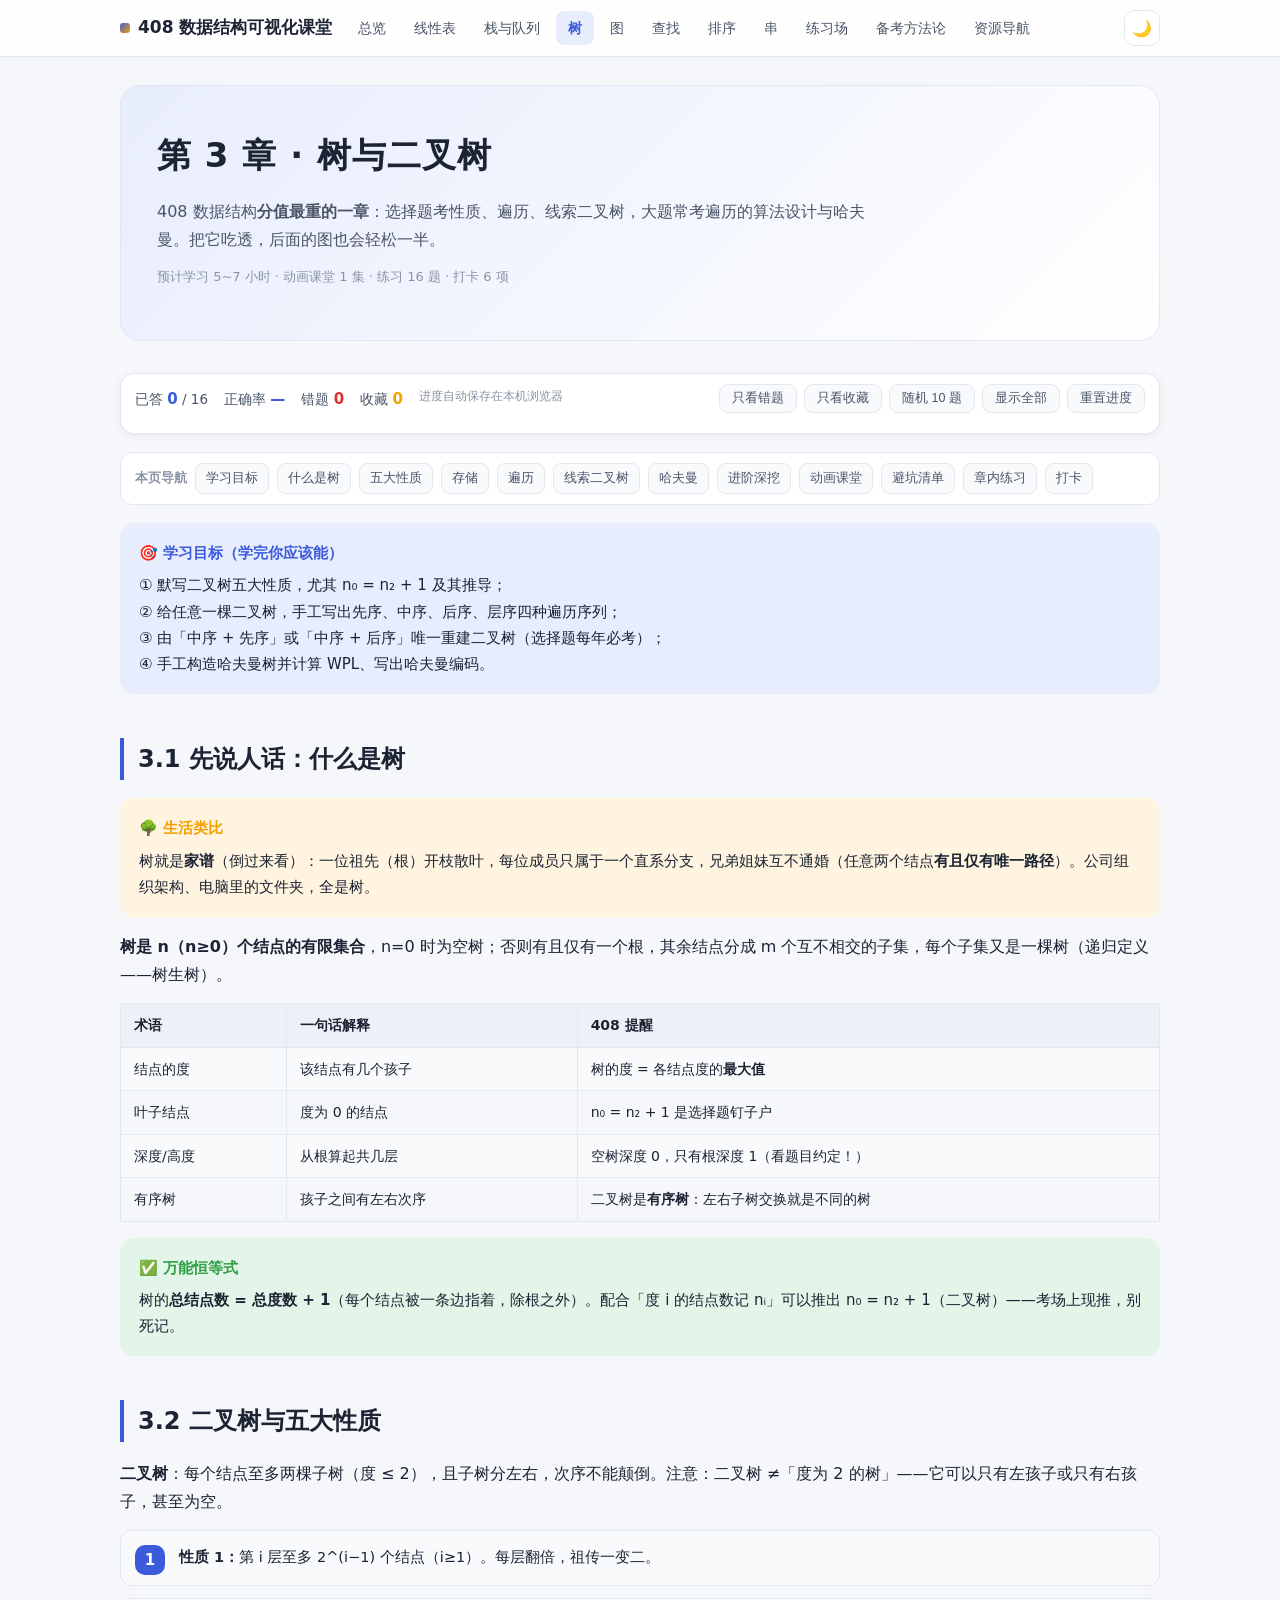
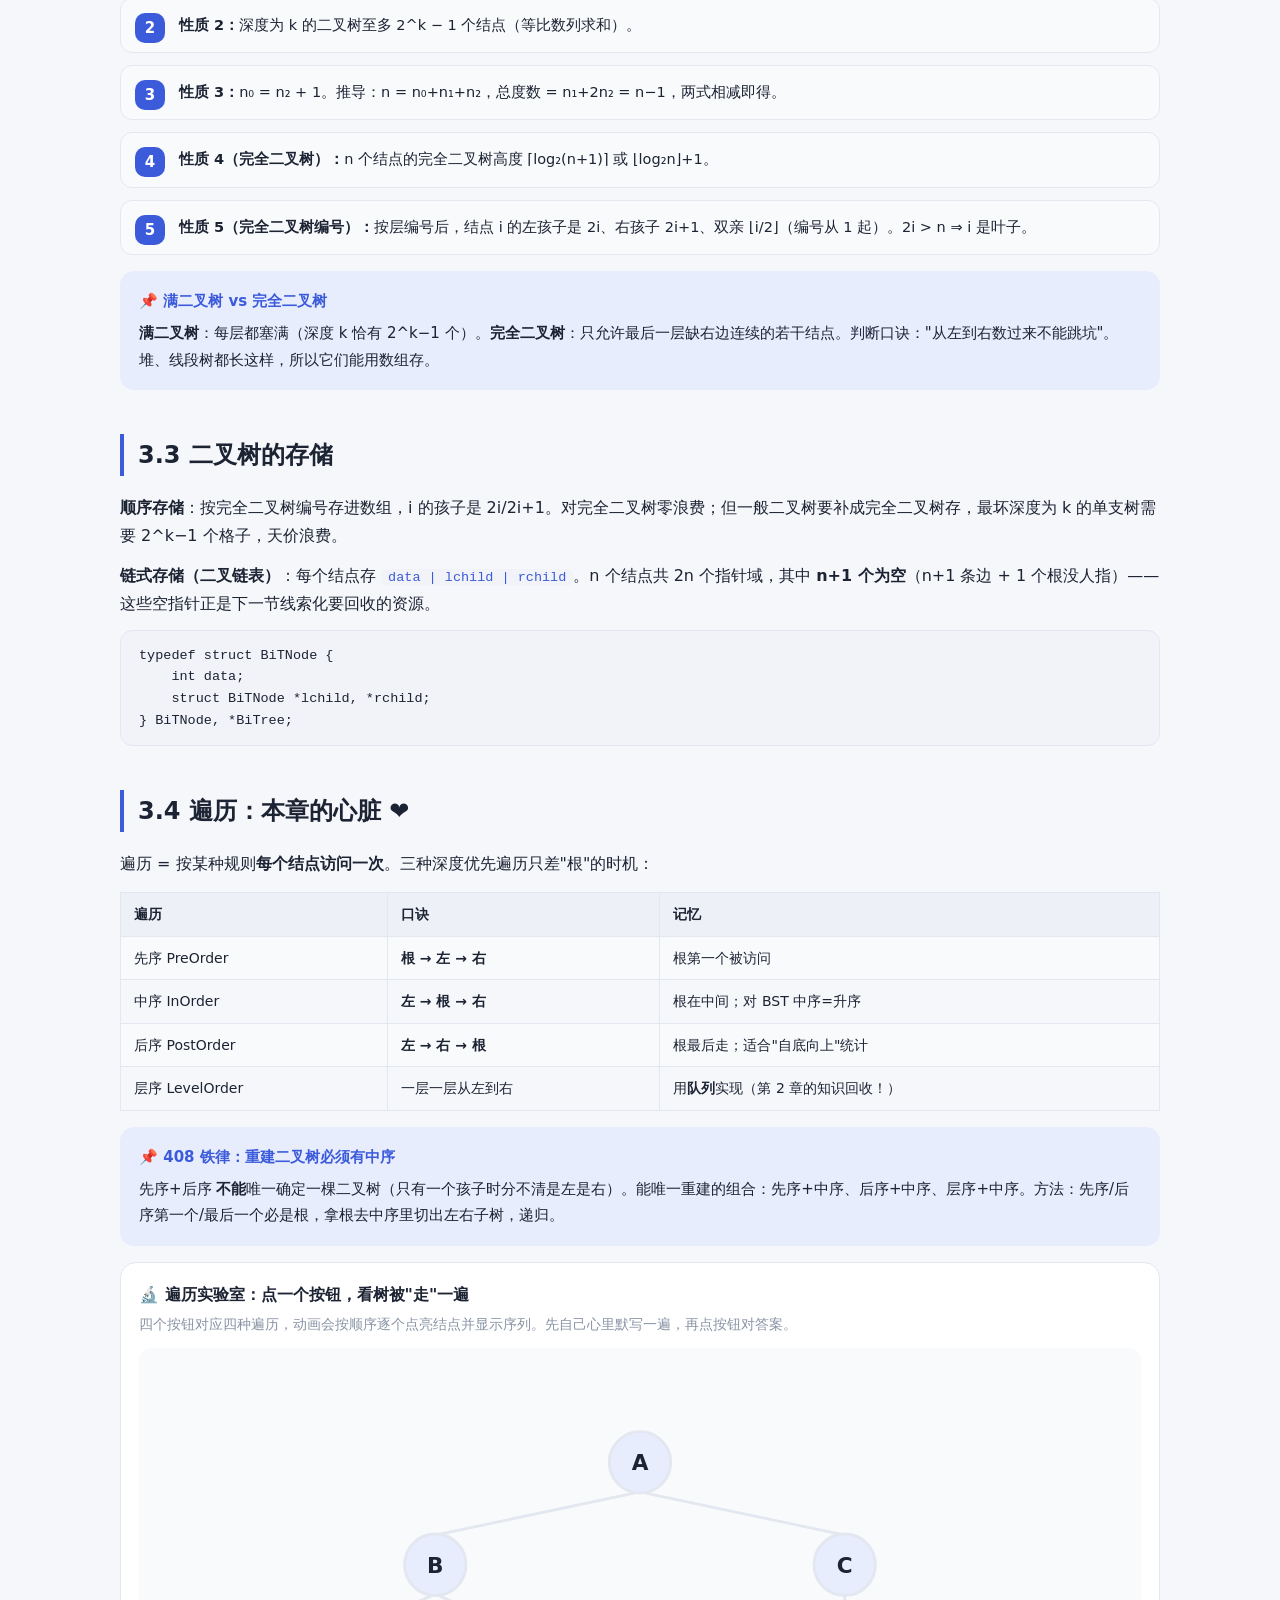
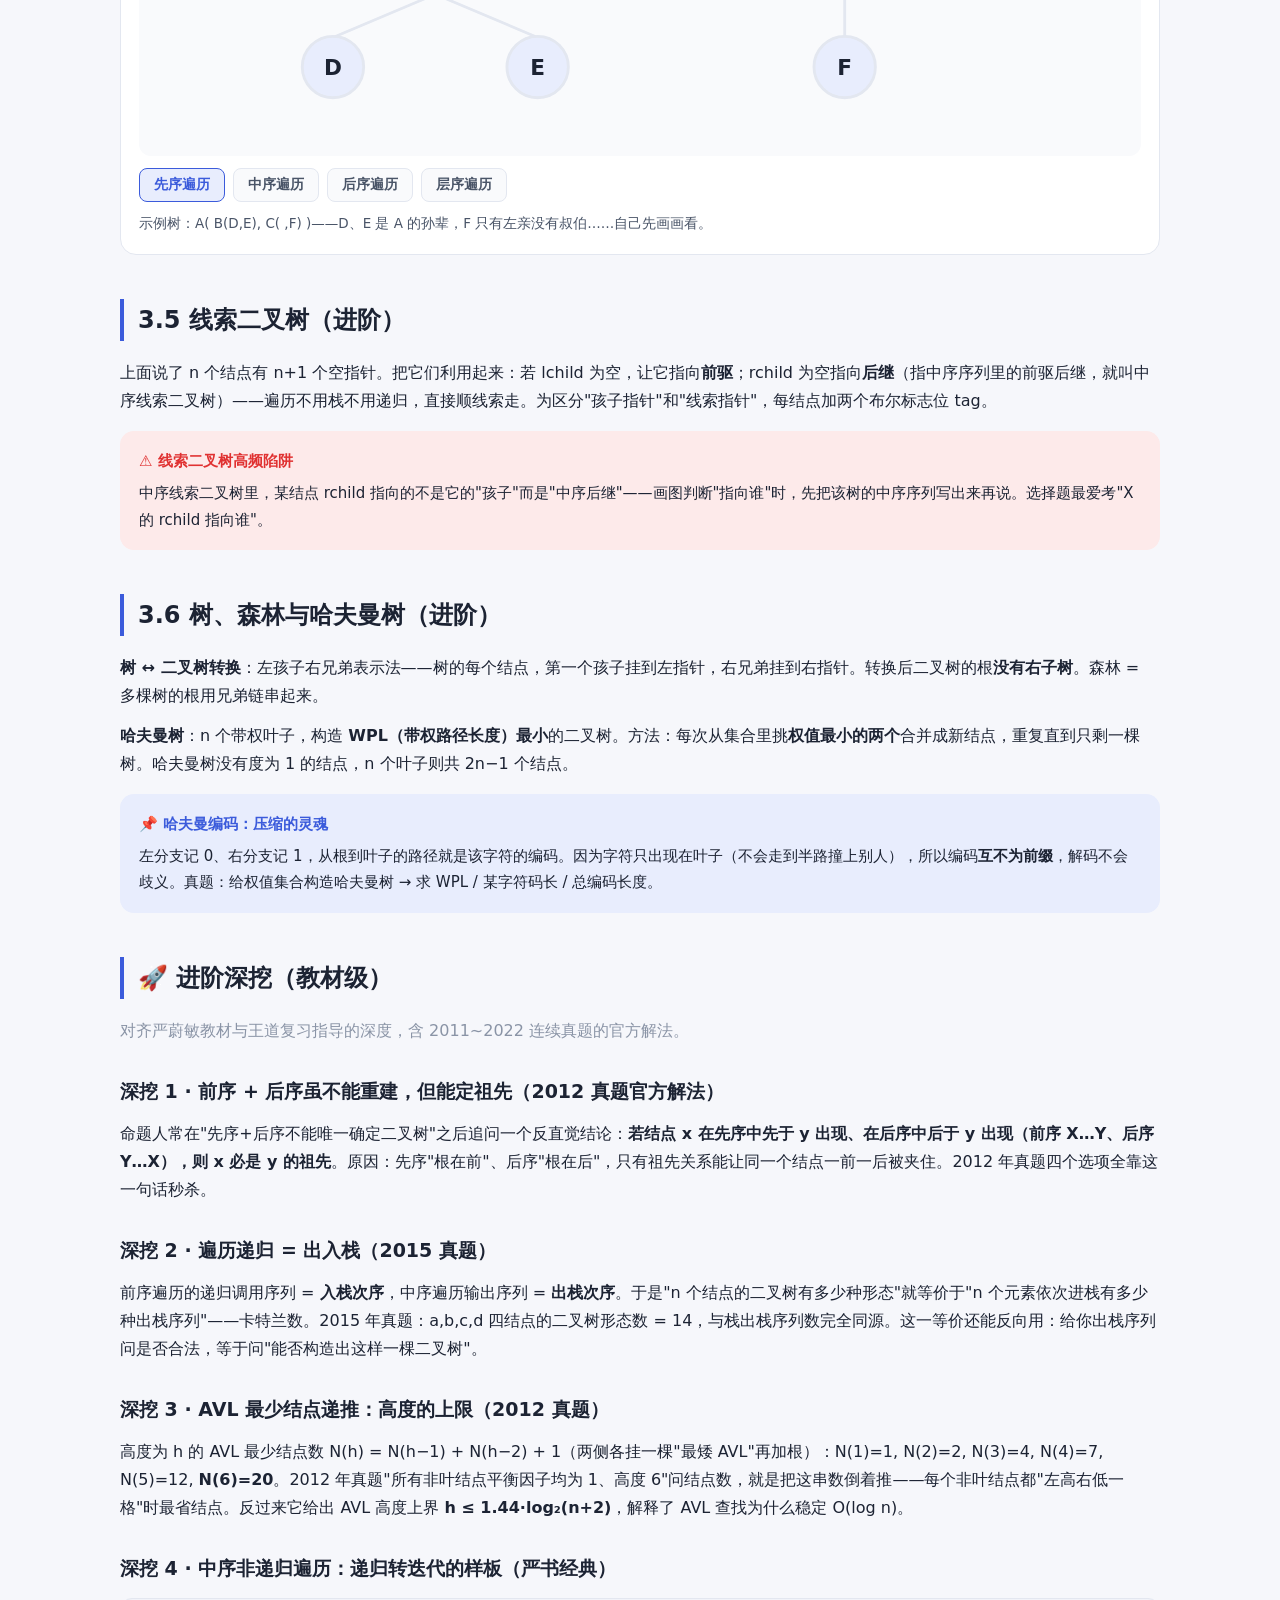
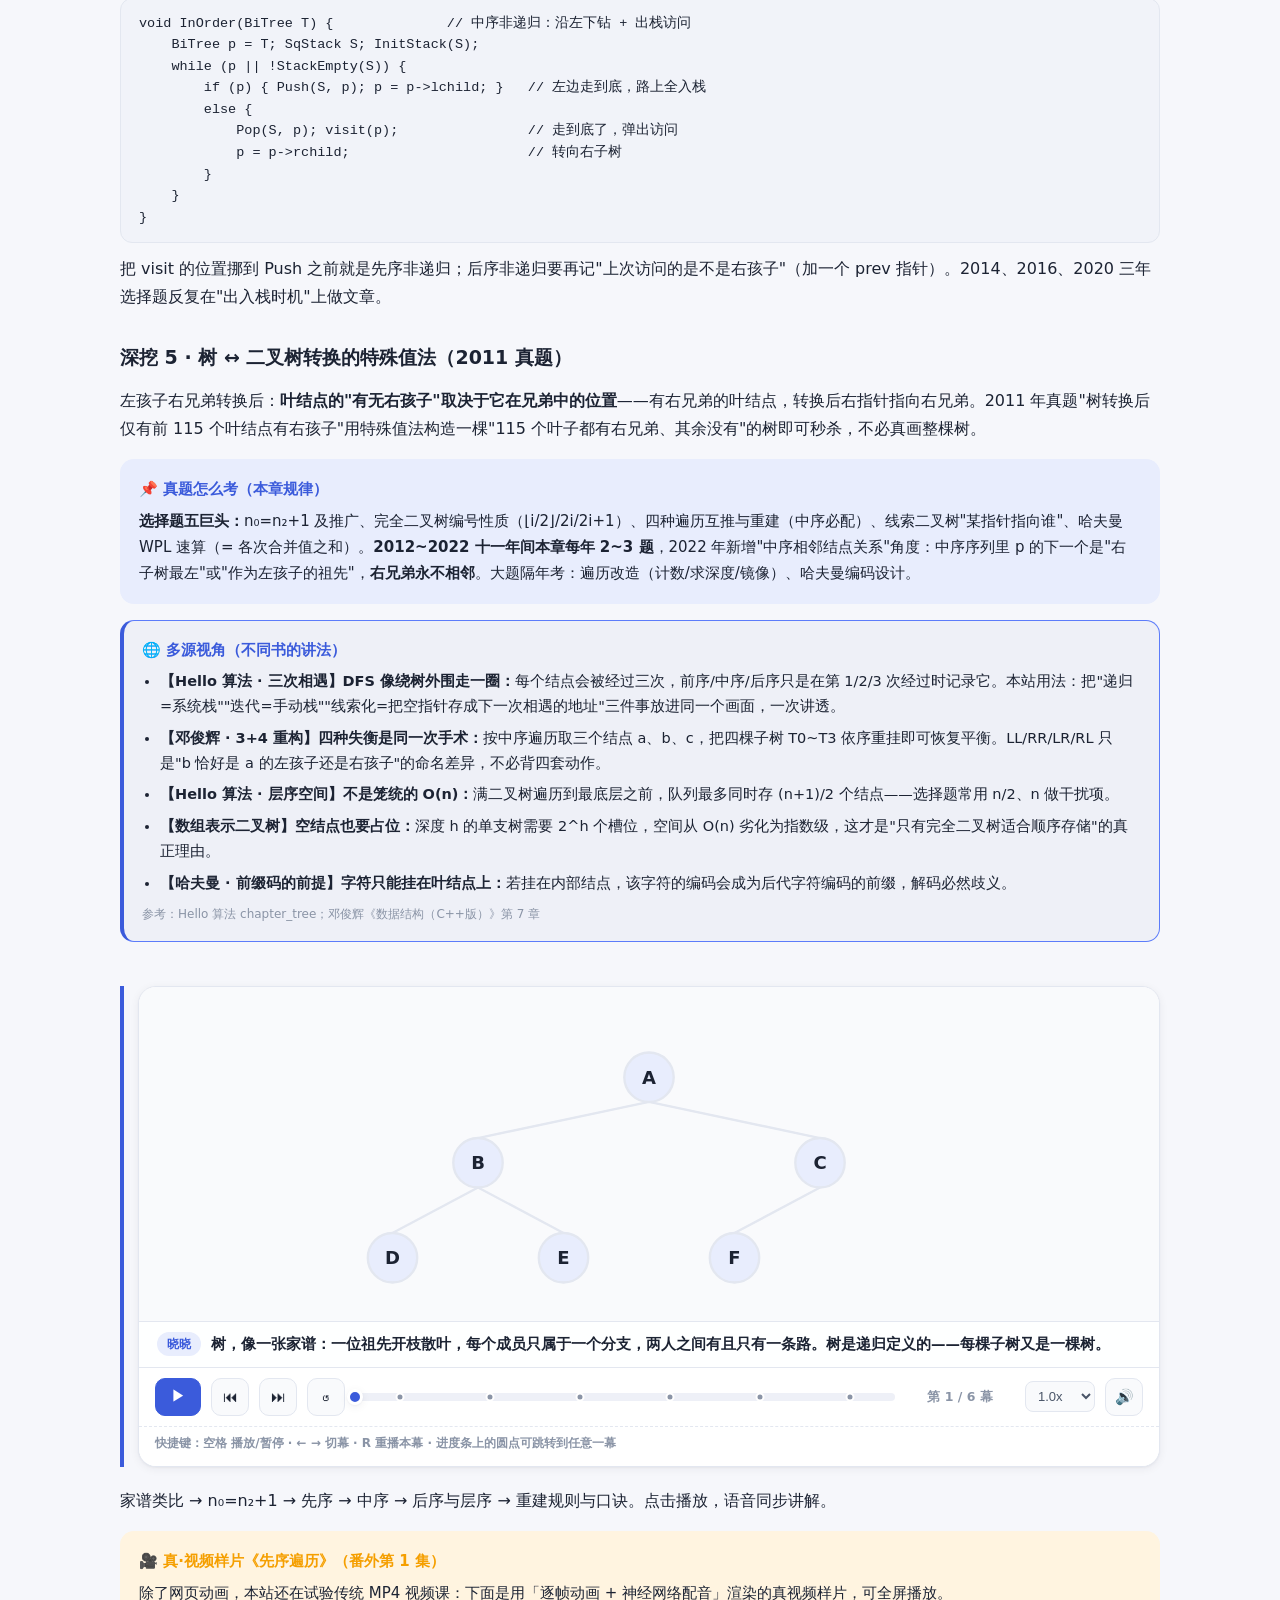
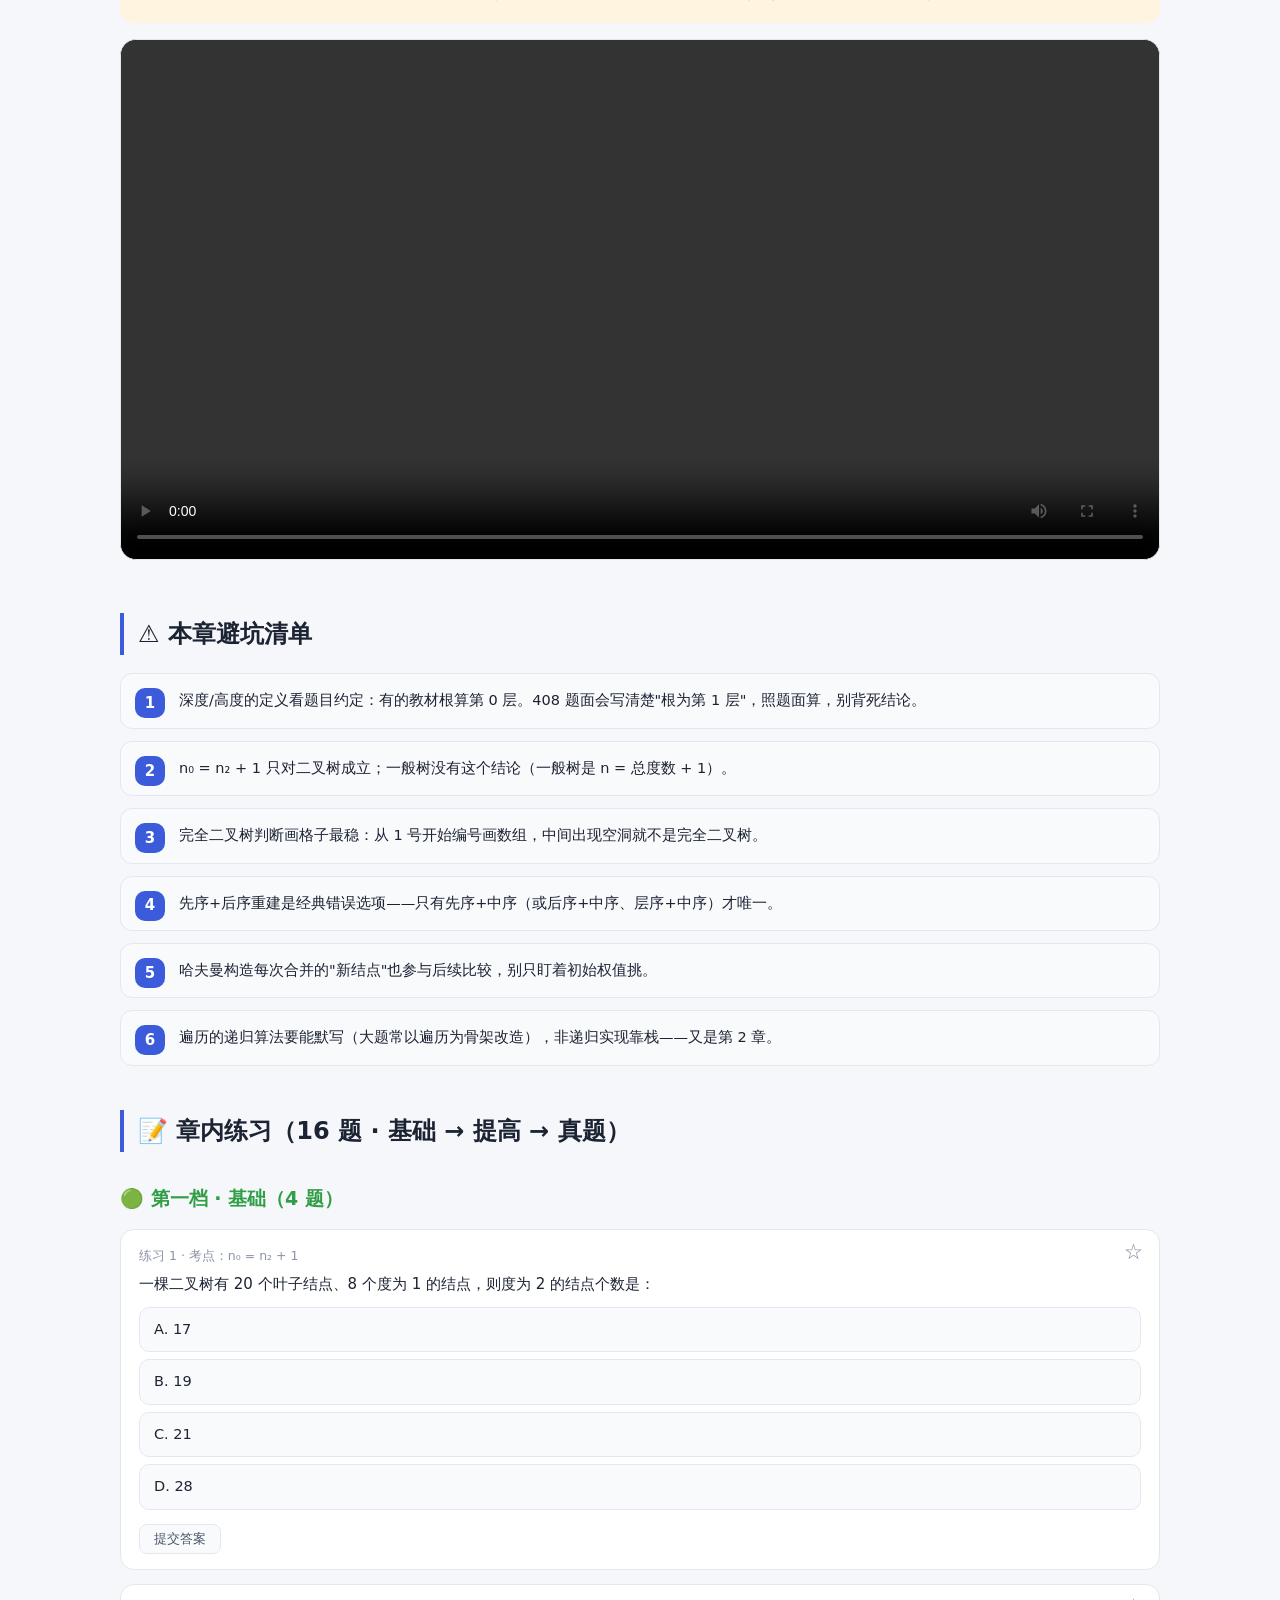
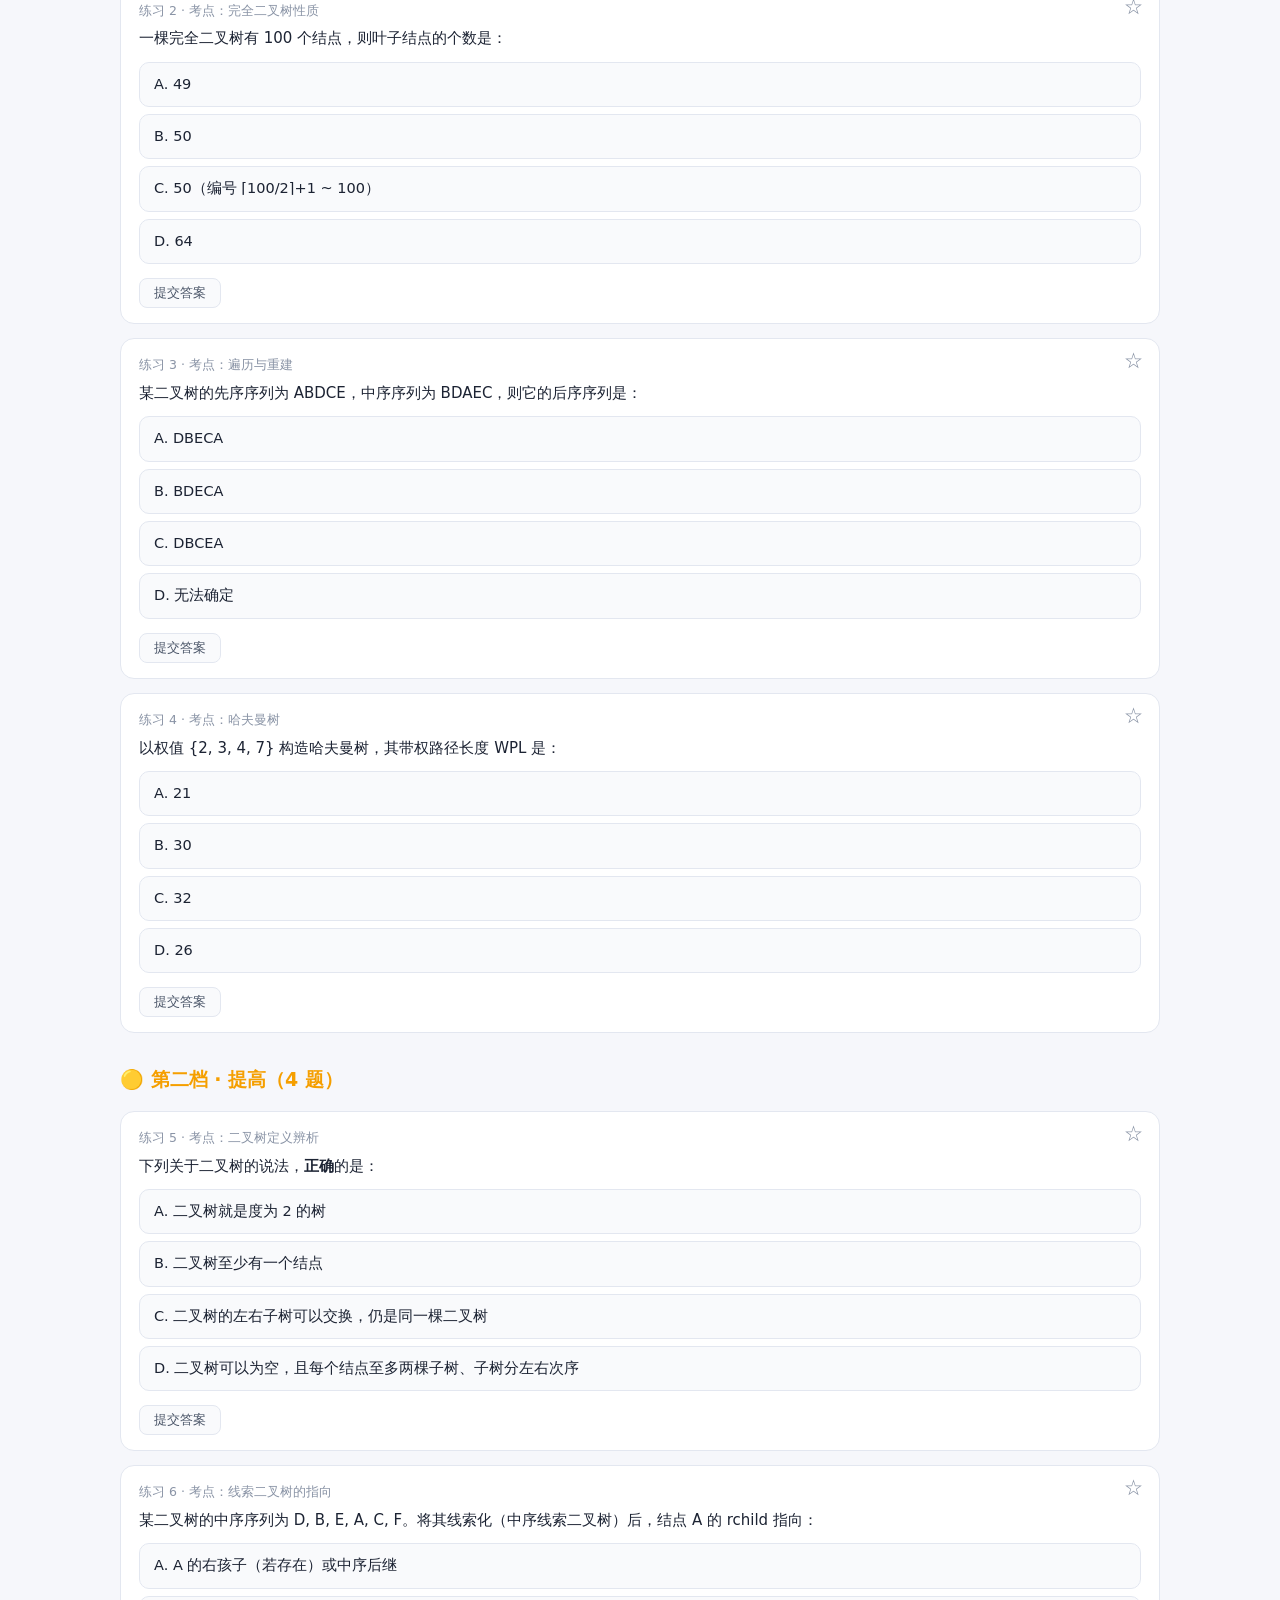
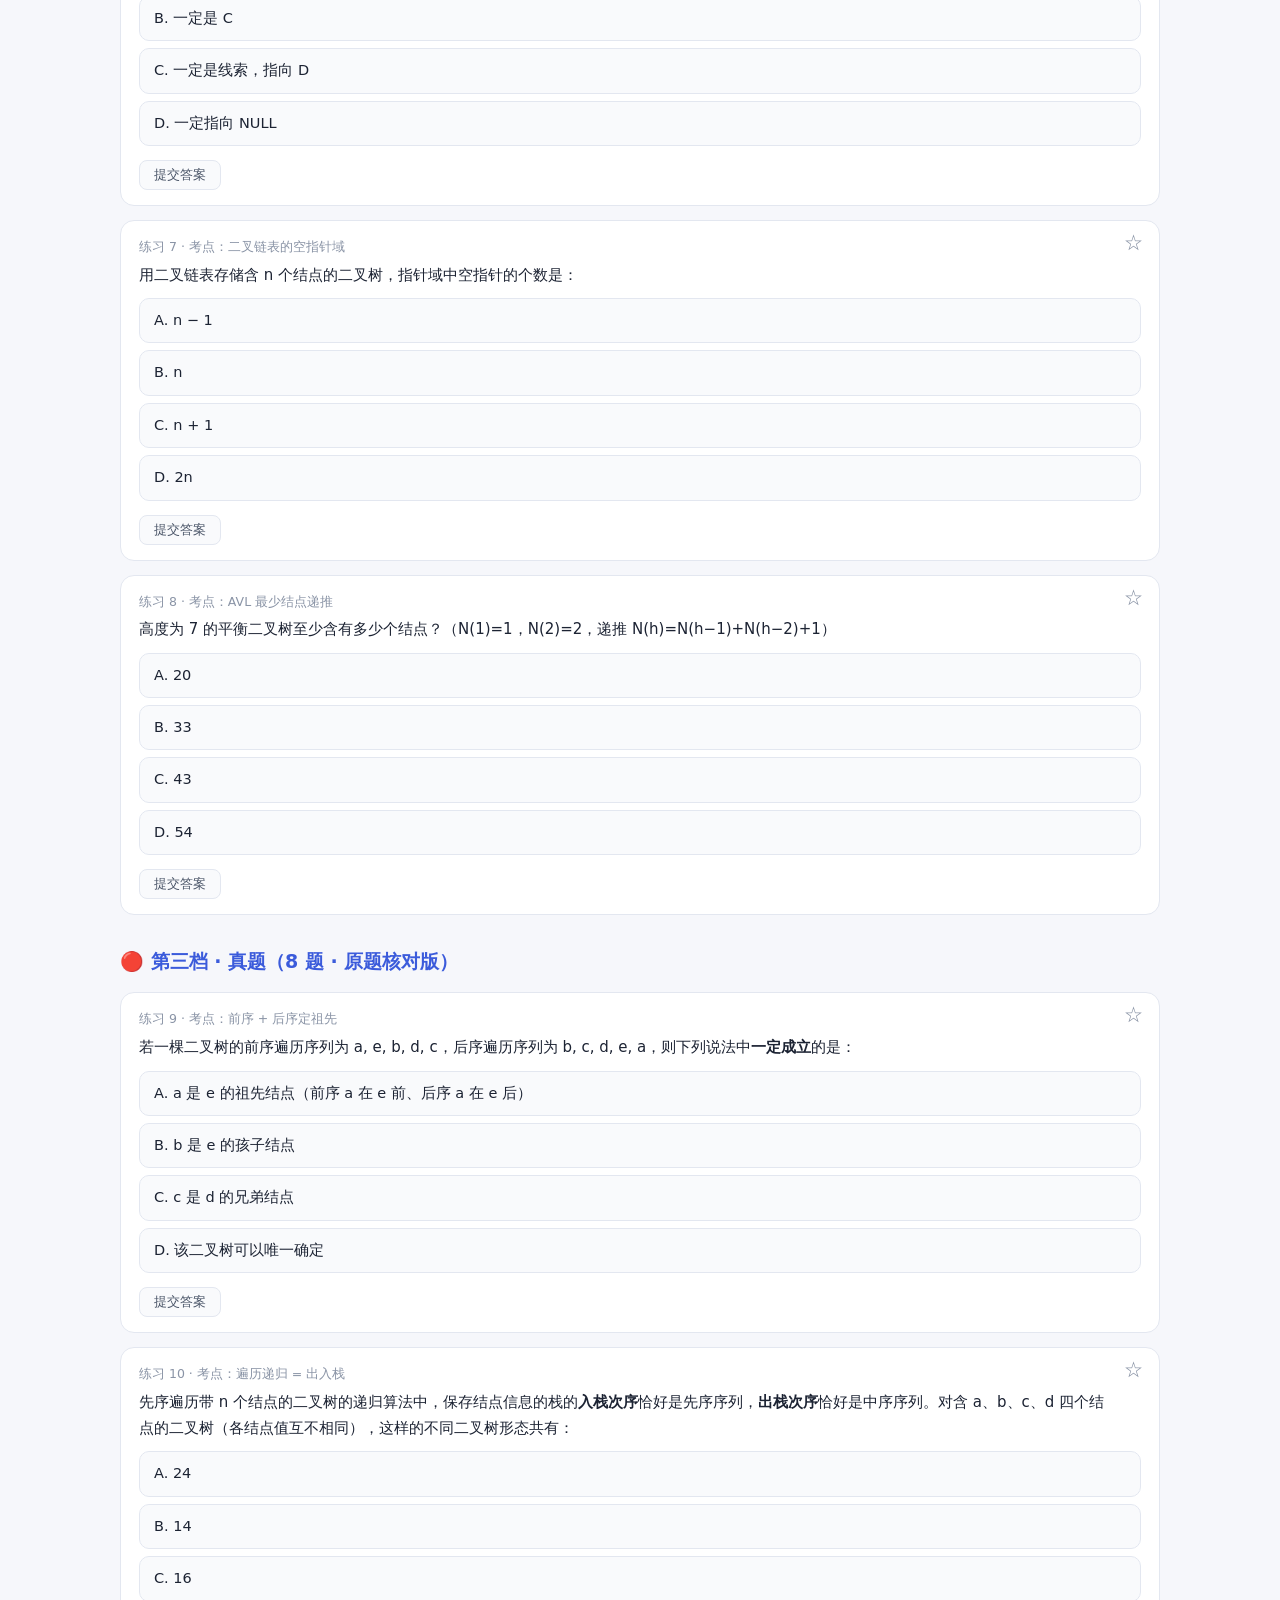
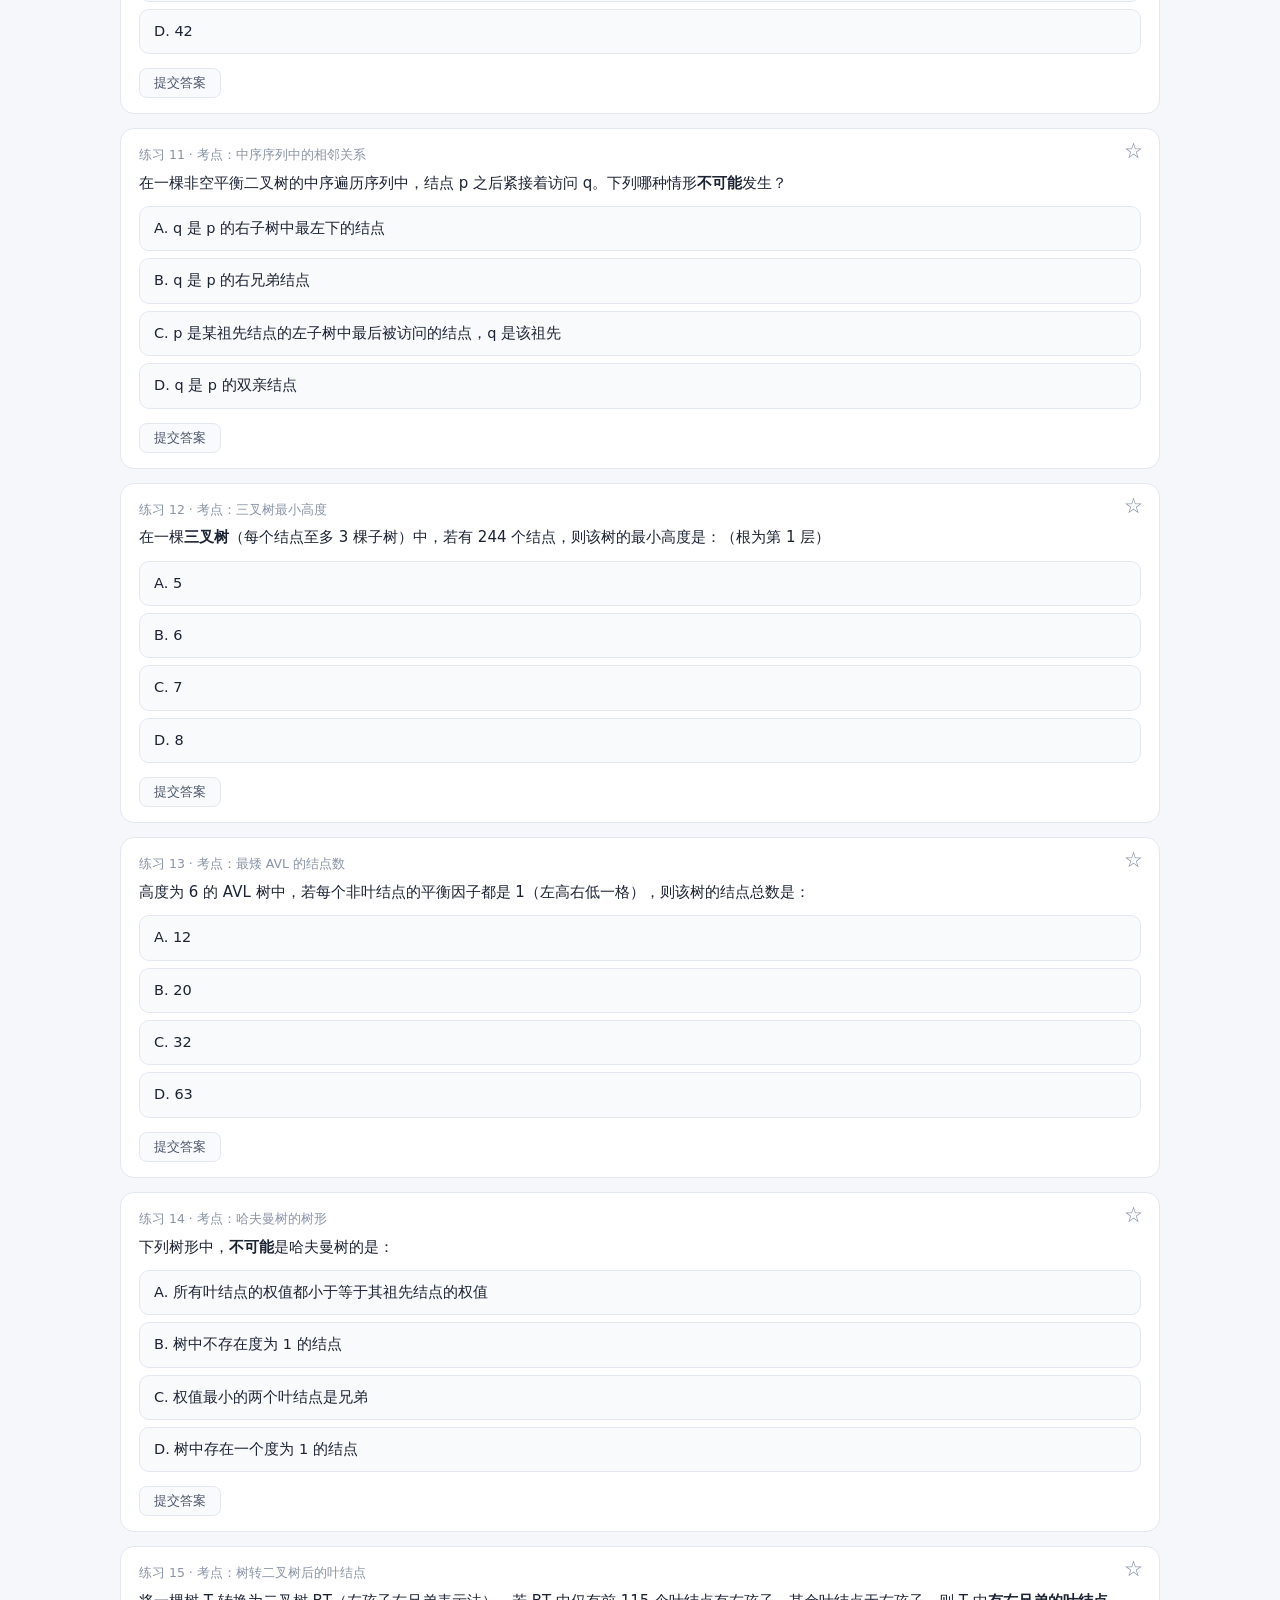
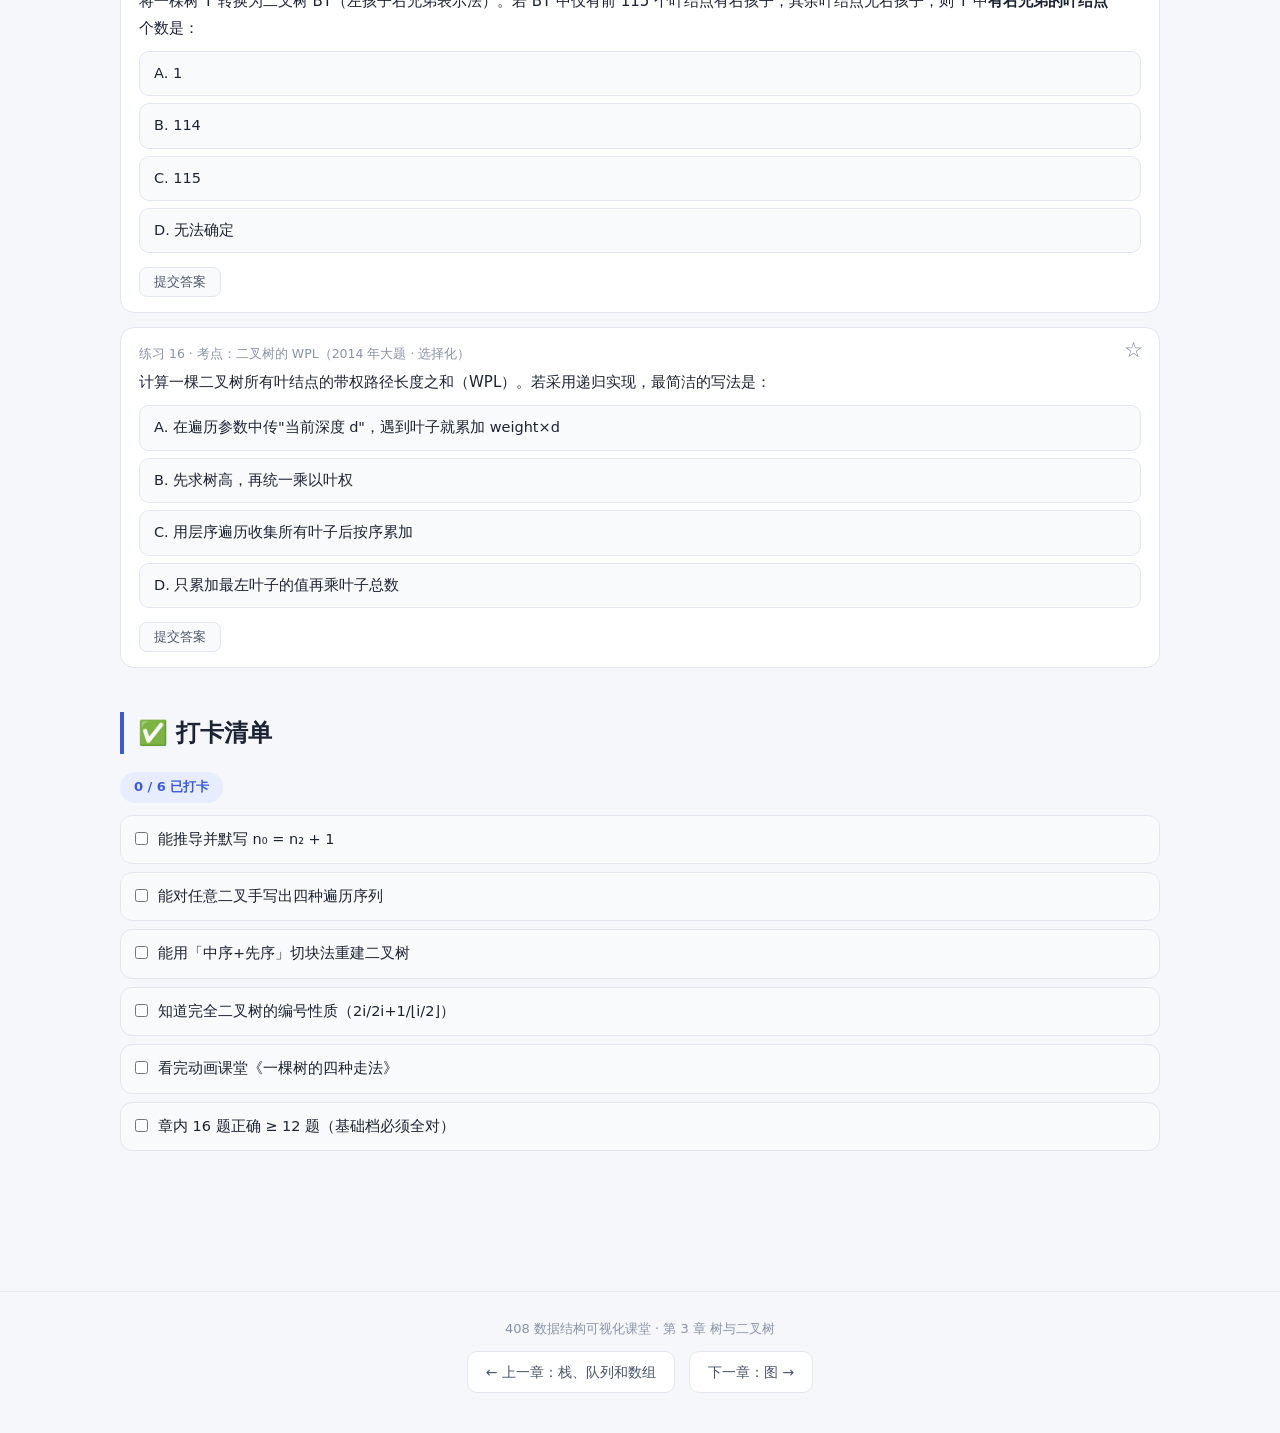
<file: ch03.html>
<!DOCTYPE html>
<html lang="zh-CN" data-theme="light">
<head>
<meta charset="UTF-8">
<meta name="viewport" content="width=device-width, initial-scale=1.0">
<title>第 3 章 树与二叉树 · 408 数据结构可视化课堂</title>
<link rel="stylesheet" href="assets/style.css?v=4">
</head>
<body>
<nav class="topbar"><div class="topbar-inner">
  <a class="logo" href="index.html"><span class="dot"></span>408 数据结构可视化课堂</a>
  <div class="nav-links">
    <a href="index.html">总览</a><a href="ch01.html">线性表</a><a href="ch02.html">栈与队列</a><a href="ch03.html">树</a><a href="ch04.html">图</a><a href="ch05.html">查找</a><a href="ch06.html">排序</a><a href="ch07.html">串</a><a href="practice.html">练习场</a><a href="method.html">备考方法论</a><a href="resources.html">资源导航</a>
  </div>
  <button class="theme-btn" title="切换明暗主题">🌙</button>
</div></nav>

<div class="wrap">
  <div class="hero">
    <h1>第 3 章 · 树与二叉树</h1>
    <p>408 数据结构<b>分值最重的一章</b>：选择题考性质、遍历、线索二叉树，大题常考遍历的算法设计与哈夫曼。把它吃透，后面的图也会轻松一半。</p>
    <p class="tagline">预计学习 5~7 小时 · 动画课堂 1 集 · 练习 16 题 · 打卡 6 项</p>
  </div>

  <div class="toc"><span class="toc-label">本页导航</span><a href="#goal">学习目标</a><a href="#s1">什么是树</a><a href="#s2">五大性质</a><a href="#s3">存储</a><a href="#s4">遍历</a><a href="#s5">线索二叉树</a><a href="#s6">哈夫曼</a><a href="#deep">进阶深挖</a><a href="#lesson">动画课堂</a><a href="#pit">避坑清单</a><a href="#quiz">章内练习</a><a href="#ck">打卡</a></div>

  <div class="callout exam"><div class="co-title">🎯 学习目标（学完你应该能）</div>
  ① 默写二叉树五大性质，尤其 n₀ = n₂ + 1 及其推导；<br>
  ② 给任意一棵二叉树，手工写出先序、中序、后序、层序四种遍历序列；<br>
  ③ 由「中序 + 先序」或「中序 + 后序」唯一重建二叉树（选择题每年必考）；<br>
  ④ 手工构造哈夫曼树并计算 WPL、写出哈夫曼编码。</div>

  <h2 class="sec">3.1 先说人话：什么是树</h2>
  <div class="callout life"><div class="co-title">🌳 生活类比</div>
  树就是<b>家谱</b>（倒过来看）：一位祖先（根）开枝散叶，每位成员只属于一个直系分支，兄弟姐妹互不通婚（任意两个结点<b>有且仅有唯一路径</b>）。公司组织架构、电脑里的文件夹，全是树。</div>
  <p><b>树是 n（n≥0）个结点的有限集合</b>，n=0 时为空树；否则有且仅有一个根，其余结点分成 m 个互不相交的子集，每个子集又是一棵树（递归定义——树生树）。</p>
  <table class="tbl">
    <tr><th>术语</th><th>一句话解释</th><th>408 提醒</th></tr>
    <tr><td>结点的度</td><td>该结点有几个孩子</td><td>树的度 = 各结点度的<b>最大值</b></td></tr>
    <tr><td>叶子结点</td><td>度为 0 的结点</td><td>n₀ = n₂ + 1 是选择题钉子户</td></tr>
    <tr><td>深度/高度</td><td>从根算起共几层</td><td>空树深度 0，只有根深度 1（看题目约定！）</td></tr>
    <tr><td>有序树</td><td>孩子之间有左右次序</td><td>二叉树是<b>有序树</b>：左右子树交换就是不同的树</td></tr>
  </table>
  <div class="callout ok"><div class="co-title">✅ 万能恒等式</div>
  树的<b>总结点数 = 总度数 + 1</b>（每个结点被一条边指着，除根之外）。配合「度 i 的结点数记 nᵢ」可以推出 n₀ = n₂ + 1（二叉树）——考场上现推，别死记。</div>

  <h2 class="sec">3.2 二叉树与五大性质</h2>
  <p><b>二叉树</b>：每个结点至多两棵子树（度 ≤ 2），且子树分左右，次序不能颠倒。注意：二叉树 ≠「度为 2 的树」——它可以只有左孩子或只有右孩子，甚至为空。</p>
  <div class="steps">
    <div class="step"><b>性质 1：</b>第 i 层至多 2^(i−1) 个结点（i≥1）。每层翻倍，祖传一变二。</div>
    <div class="step"><b>性质 2：</b>深度为 k 的二叉树至多 2^k − 1 个结点（等比数列求和）。</div>
    <div class="step"><b>性质 3：</b>n₀ = n₂ + 1。推导：n = n₀+n₁+n₂，总度数 = n₁+2n₂ = n−1，两式相减即得。</div>
    <div class="step"><b>性质 4（完全二叉树）：</b>n 个结点的完全二叉树高度 ⌈log₂(n+1)⌉ 或 ⌊log₂n⌋+1。</div>
    <div class="step"><b>性质 5（完全二叉树编号）：</b>按层编号后，结点 i 的左孩子是 2i、右孩子 2i+1、双亲 ⌊i/2⌋（编号从 1 起）。2i &gt; n ⇒ i 是叶子。</div>
  </div>
  <div class="callout exam"><div class="co-title">📌 满二叉树 vs 完全二叉树</div>
  <b>满二叉树</b>：每层都塞满（深度 k 恰有 2^k−1 个）。<b>完全二叉树</b>：只允许最后一层缺右边连续的若干结点。判断口诀："从左到右数过来不能跳坑"。堆、线段树都长这样，所以它们能用数组存。</div>

  <h2 class="sec">3.3 二叉树的存储</h2>
  <p><b>顺序存储</b>：按完全二叉树编号存进数组，i 的孩子是 2i/2i+1。对完全二叉树零浪费；但一般二叉树要补成完全二叉树存，最坏深度为 k 的单支树需要 2^k−1 个格子，天价浪费。</p>
  <p><b>链式存储（二叉链表）</b>：每个结点存 <code class="inline">data | lchild | rchild</code>。n 个结点共 2n 个指针域，其中 <b>n+1 个为空</b>（n+1 条边 + 1 个根没人指）——这些空指针正是下一节线索化要回收的资源。</p>
  <pre class="code">typedef struct BiTNode {
    int data;
    struct BiTNode *lchild, *rchild;
} BiTNode, *BiTree;</pre>

  <h2 class="sec">3.4 遍历：本章的心脏 ❤️</h2>
  <p>遍历 = 按某种规则<b>每个结点访问一次</b>。三种深度优先遍历只差"根"的时机：</p>
  <table class="tbl">
    <tr><th>遍历</th><th>口诀</th><th>记忆</th></tr>
    <tr><td>先序 PreOrder</td><td><b>根 → 左 → 右</b></td><td>根第一个被访问</td></tr>
    <tr><td>中序 InOrder</td><td><b>左 → 根 → 右</b></td><td>根在中间；对 BST 中序=升序</td></tr>
    <tr><td>后序 PostOrder</td><td><b>左 → 右 → 根</b></td><td>根最后走；适合"自底向上"统计</td></tr>
    <tr><td>层序 LevelOrder</td><td>一层一层从左到右</td><td>用<b>队列</b>实现（第 2 章的知识回收！）</td></tr>
  </table>
  <div class="callout exam"><div class="co-title">📌 408 铁律：重建二叉树必须有中序</div>
  先序+后序 <b>不能</b>唯一确定一棵二叉树（只有一个孩子时分不清是左是右）。能唯一重建的组合：先序+中序、后序+中序、层序+中序。方法：先序/后序第一个/最后一个必是根，拿根去中序里切出左右子树，递归。</div>

  <div class="demo" id="demo-trav">
    <div class="demo-title">🔬 遍历实验室：点一个按钮，看树被"走"一遍</div>
    <div class="demo-desc">四个按钮对应四种遍历，动画会按顺序逐个点亮结点并显示序列。先自己心里默写一遍，再点按钮对答案。</div>
    <div class="demo-stage"><svg id="trav-svg" viewBox="0 0 860 330" width="100%"></svg></div>
    <div class="demo-ctrl">
      <button data-trav="pre">先序遍历</button>
      <button data-trav="in" class="ghost">中序遍历</button>
      <button data-trav="post" class="ghost">后序遍历</button>
      <button data-trav="level" class="ghost">层序遍历</button>
      <span id="trav-seq" style="font-size:15px;font-weight:700;color:var(--brand)"></span>
    </div>
    <div class="demo-note" id="trav-note">示例树：A( B(D,E), C( ,F) )——D、E 是 A 的孙辈，F 只有左亲没有叔伯……自己先画画看。</div>
  </div>

  <h2 class="sec">3.5 线索二叉树（进阶）</h2>
  <p>上面说了 n 个结点有 n+1 个空指针。把它们利用起来：若 lchild 为空，让它指向<b>前驱</b>；rchild 为空指向<b>后继</b>（指中序序列里的前驱后继，就叫中序线索二叉树）——遍历不用栈不用递归，直接顺线索走。为区分"孩子指针"和"线索指针"，每结点加两个布尔标志位 tag。</p>
  <div class="callout warn"><div class="co-title">⚠️ 线索二叉树高频陷阱</div>
  中序线索二叉树里，某结点 rchild 指向的不是它的"孩子"而是"中序后继"——画图判断"指向谁"时，先把该树的中序序列写出来再说。选择题最爱考"X 的 rchild 指向谁"。</div>

  <h2 class="sec">3.6 树、森林与哈夫曼树（进阶）</h2>
  <p><b>树 ↔ 二叉树转换</b>：左孩子右兄弟表示法——树的每个结点，第一个孩子挂到左指针，右兄弟挂到右指针。转换后二叉树的根<b>没有右子树</b>。森林 = 多棵树的根用兄弟链串起来。</p>
  <p><b>哈夫曼树</b>：n 个带权叶子，构造 <b>WPL（带权路径长度）最小</b>的二叉树。方法：每次从集合里挑<b>权值最小的两个</b>合并成新结点，重复直到只剩一棵树。哈夫曼树没有度为 1 的结点，n 个叶子则共 2n−1 个结点。</p>
  <div class="callout exam"><div class="co-title">📌 哈夫曼编码：压缩的灵魂</div>
  左分支记 0、右分支记 1，从根到叶子的路径就是该字符的编码。因为字符只出现在叶子（不会走到半路撞上别人），所以编码<b>互不为前缀</b>，解码不会歧义。真题：给权值集合构造哈夫曼树 → 求 WPL / 某字符码长 / 总编码长度。</div>

  <h2 class="sec" id="deep">🚀 进阶深挖（教材级）</h2>
  <p class="muted">对齐严蔚敏教材与王道复习指导的深度，含 2011~2022 连续真题的官方解法。</p>

  <h3 class="sub">深挖 1 · 前序 + 后序虽不能重建，但能定祖先（2012 真题官方解法）</h3>
  <p>命题人常在"先序+后序不能唯一确定二叉树"之后追问一个反直觉结论：<b>若结点 x 在先序中先于 y 出现、在后序中后于 y 出现（前序 X…Y、后序 Y…X），则 x 必是 y 的祖先</b>。原因：先序"根在前"、后序"根在后"，只有祖先关系能让同一个结点一前一后被夹住。2012 年真题四个选项全靠这一句话秒杀。</p>

  <h3 class="sub">深挖 2 · 遍历递归 = 出入栈（2015 真题）</h3>
  <p>前序遍历的递归调用序列 = <b>入栈次序</b>，中序遍历输出序列 = <b>出栈次序</b>。于是"n 个结点的二叉树有多少种形态"就等价于"n 个元素依次进栈有多少种出栈序列"——卡特兰数。2015 年真题：a,b,c,d 四结点的二叉树形态数 = 14，与栈出栈序列数完全同源。这一等价还能反向用：给你出栈序列问是否合法，等于问"能否构造出这样一棵二叉树"。</p>

  <h3 class="sub">深挖 3 · AVL 最少结点递推：高度的上限（2012 真题）</h3>
  <p>高度为 h 的 AVL 最少结点数 N(h) = N(h−1) + N(h−2) + 1（两侧各挂一棵"最矮 AVL"再加根）：N(1)=1, N(2)=2, N(3)=4, N(4)=7, N(5)=12, <b>N(6)=20</b>。2012 年真题"所有非叶结点平衡因子均为 1、高度 6"问结点数，就是把这串数倒着推——每个非叶结点都"左高右低一格"时最省结点。反过来它给出 AVL 高度上界 <b>h ≤ 1.44·log₂(n+2)</b>，解释了 AVL 查找为什么稳定 O(log n)。</p>

  <h3 class="sub">深挖 4 · 中序非递归遍历：递归转迭代的样板（严书经典）</h3>
  <pre class="code">void InOrder(BiTree T) {              // 中序非递归：沿左下钻 + 出栈访问
    BiTree p = T; SqStack S; InitStack(S);
    while (p || !StackEmpty(S)) {
        if (p) { Push(S, p); p = p->lchild; }   // 左边走到底，路上全入栈
        else {
            Pop(S, p); visit(p);                // 走到底了，弹出访问
            p = p->rchild;                      // 转向右子树
        }
    }
}</pre>
  <p>把 visit 的位置挪到 Push 之前就是先序非递归；后序非递归要再记"上次访问的是不是右孩子"（加一个 prev 指针）。2014、2016、2020 三年选择题反复在"出入栈时机"上做文章。</p>

  <h3 class="sub">深挖 5 · 树 ↔ 二叉树转换的特殊值法（2011 真题）</h3>
  <p>左孩子右兄弟转换后：<b>叶结点的"有无右孩子"取决于它在兄弟中的位置</b>——有右兄弟的叶结点，转换后右指针指向右兄弟。2011 年真题"树转换后仅有前 115 个叶结点有右孩子"用特殊值法构造一棵"115 个叶子都有右兄弟、其余没有"的树即可秒杀，不必真画整棵树。</p>

  <div class="callout exam"><div class="co-title">📌 真题怎么考（本章规律）</div>
  <b>选择题五巨头：</b>n₀=n₂+1 及推广、完全二叉树编号性质（⌊i/2⌋/2i/2i+1）、四种遍历互推与重建（中序必配）、线索二叉树"某指针指向谁"、哈夫曼 WPL 速算（= 各次合并值之和）。<b>2012~2022 十一年间本章每年 2~3 题</b>，2022 年新增"中序相邻结点关系"角度：中序序列里 p 的下一个是"右子树最左"或"作为左孩子的祖先"，<b>右兄弟永不相邻</b>。大题隔年考：遍历改造（计数/求深度/镜像）、哈夫曼编码设计。</div>

  <div class="callout views"><div class="co-title">🌐 多源视角（不同书的讲法）</div>
  <ul>
    <li><b>【Hello 算法 · 三次相遇】DFS 像绕树外围走一圈：</b>每个结点会被经过三次，前序/中序/后序只是在第 1/2/3 次经过时记录它。本站用法：把"递归=系统栈""迭代=手动栈""线索化=把空指针存成下一次相遇的地址"三件事放进同一个画面，一次讲透。</li>
    <li><b>【邓俊辉 · 3+4 重构】四种失衡是同一次手术：</b>按中序遍历取三个结点 a、b、c，把四棵子树 T0~T3 依序重挂即可恢复平衡。LL/RR/LR/RL 只是"b 恰好是 a 的左孩子还是右孩子"的命名差异，不必背四套动作。</li>
    <li><b>【Hello 算法 · 层序空间】不是笼统的 O(n)：</b>满二叉树遍历到最底层之前，队列最多同时存 (n+1)/2 个结点——选择题常用 n/2、n 做干扰项。</li>
    <li><b>【数组表示二叉树】空结点也要占位：</b>深度 h 的单支树需要 2^h 个槽位，空间从 O(n) 劣化为指数级，这才是"只有完全二叉树适合顺序存储"的真正理由。</li>
    <li><b>【哈夫曼 · 前缀码的前提】字符只能挂在叶结点上：</b>若挂在内部结点，该字符的编码会成为后代字符编码的前缀，解码必然歧义。</li>
  </ul>
  <div class="src">参考：Hello 算法 chapter_tree；邓俊辉《数据结构（C++版）》第 7 章</div></div>

  <h2 class="sec" id="lesson">🎬 动画课堂 · 第 3 集《一棵树的四种走法》</h2>
  <p>家谱类比 → n₀=n₂+1 → 先序 → 中序 → 后序与层序 → 重建规则与口诀。点击播放，语音同步讲解。</p>
  <div id="lesson"></div>

  <div class="callout life"><div class="co-title">🎥 真·视频样片《先序遍历》（番外第 1 集）</div>
  除了网页动画，本站还在试验传统 MP4 视频课：下面是用「逐帧动画 + 神经网络配音」渲染的真视频样片，可全屏播放。</div>
  <video controls preload="metadata" src="mp4/ep01-preorder.mp4" style="width:100%;border-radius:16px;border:1px solid var(--line);background:#000"></video>

  <h2 class="sec" id="pit">⚠️ 本章避坑清单</h2>
  <div class="steps">
    <div class="step">深度/高度的定义看题目约定：有的教材根算第 0 层。408 题面会写清楚"根为第 1 层"，照题面算，别背死结论。</div>
    <div class="step">n₀ = n₂ + 1 只对二叉树成立；一般树没有这个结论（一般树是 n = 总度数 + 1）。</div>
    <div class="step">完全二叉树判断画格子最稳：从 1 号开始编号画数组，中间出现空洞就不是完全二叉树。</div>
    <div class="step">先序+后序重建是经典错误选项——只有先序+中序（或后序+中序、层序+中序）才唯一。</div>
    <div class="step">哈夫曼构造每次合并的"新结点"也参与后续比较，别只盯着初始权值挑。</div>
    <div class="step">遍历的递归算法要能默写（大题常以遍历为骨架改造），非递归实现靠栈——又是第 2 章。</div>
  </div>

  <h2 class="sec" id="quiz">📝 章内练习（16 题 · 基础 → 提高 → 真题）</h2>
  <h3 class="sub" style="color:var(--green)">🟢 第一档 · 基础（4 题）</h3>
  <div class="quiz" data-answer="B" data-diff="basic">
    <div class="q-head"><div class="q-tag">练习 1 · 考点：n₀ = n₂ + 1</div>
    一棵二叉树有 20 个叶子结点、8 个度为 1 的结点，则度为 2 的结点个数是：</div>
    <div class="opts">
      <div class="opt" data-opt="A">A. 17</div>
      <div class="opt" data-opt="B">B. 19</div>
      <div class="opt" data-opt="C">C. 21</div>
      <div class="opt" data-opt="D">D. 28</div>
    </div>
    <div class="q-foot"><button class="btn-ans">提交答案</button><span class="q-res"></span></div>
    <div class="q-exp"><b>解析：</b>选 B。n₀ = n₂ + 1 ⇒ n₂ = n₀ − 1 = 20 − 1 = 19。度为 1 的结点数完全不影响这个恒等式——8 是干扰项。总结点数 = 20 + 8 + 19 = 47（顺带自检）。</div>
  </div>
  <div class="quiz" data-answer="C" data-diff="basic">
    <div class="q-head"><div class="q-tag">练习 2 · 考点：完全二叉树性质</div>
    一棵完全二叉树有 100 个结点，则叶子结点的个数是：</div>
    <div class="opts">
      <div class="opt" data-opt="A">A. 49</div>
      <div class="opt" data-opt="B">B. 50</div>
      <div class="opt" data-opt="C">C. 50（编号 ⌈100/2⌉+1 ~ 100）</div>
      <div class="opt" data-opt="D">D. 64</div>
    </div>
    <div class="q-foot"><button class="btn-ans">提交答案</button><span class="q-res"></span></div>
    <div class="q-exp"><b>解析：</b>选 C。完全二叉树按 1 编号，结点 i 有孩子当且仅当 2i ≤ n。最后有孩子的结点编号是 ⌊n/2⌋ = 50，故叶子是 51~100 号，共 50 个。口诀：<b>完全二叉树叶子数 = ⌈n/2⌉</b>。</div>
  </div>
  <div class="quiz" data-answer="A" data-diff="mid">
    <div class="q-head"><div class="q-tag">练习 3 · 考点：遍历与重建</div>
    某二叉树的先序序列为 ABDCE，中序序列为 BDAEC，则它的后序序列是：</div>
    <div class="opts">
      <div class="opt" data-opt="A">A. DBECA</div>
      <div class="opt" data-opt="B">B. BDECA</div>
      <div class="opt" data-opt="C">C. DBCEA</div>
      <div class="opt" data-opt="D">D. 无法确定</div>
    </div>
    <div class="q-foot"><button class="btn-ans">提交答案</button><span class="q-res"></span></div>
    <div class="q-exp"><b>解析：</b>选 A。先序第一个 A 是根；中序中 A 把树切成左(BD)、右(EC)。左子树：先序 BD、中序 BD ⇒ B 是根、D 是右孩子（中序 B 在 D 前）。右子树：先序 CE、中序 EC ⇒ C 是根、E 是左孩子。后序 = 左(D B) 右(E C) 根(A) = DBECA。动笔切块，30 秒搞定。</div>
  </div>
  <div class="quiz" data-answer="B" data-diff="mid">
    <div class="q-head"><div class="q-tag">练习 4 · 考点：哈夫曼树</div>
    以权值 {2, 3, 4, 7} 构造哈夫曼树，其带权路径长度 WPL 是：</div>
    <div class="opts">
      <div class="opt" data-opt="A">A. 21</div>
      <div class="opt" data-opt="B">B. 30</div>
      <div class="opt" data-opt="C">C. 32</div>
      <div class="opt" data-opt="D">D. 26</div>
    </div>
    <div class="q-foot"><button class="btn-ans">提交答案</button><span class="q-res"></span></div>
    <div class="q-exp"><b>解析：</b>选 B。构造：最小两个合并 2+3=5 → 集合{4,5,7}；再合并 4+5=9 → {7,9}；最后 7+9=16 为根。权 2、3 在第 3 层，4 在第 2 层，7 在第 1 层，WPL = 2×3 + 3×3 + 4×2 + 7×1 = 30。<b>速算技巧</b>：WPL = 每次合并产生的新结点值之和 = 5 + 9 + 16 = 30，考场上这样算最快。</div>
  </div>

  <h3 class="sub" style="color:var(--accent)">🟡 第二档 · 提高（4 题）</h3>
  <div class="quiz" data-answer="D" data-diff="basic">
    <div class="q-head"><div class="q-tag">练习 5 · 考点：二叉树定义辨析</div>
    下列关于二叉树的说法，<b>正确</b>的是：</div>
    <div class="opts">
      <div class="opt" data-opt="A">A. 二叉树就是度为 2 的树</div>
      <div class="opt" data-opt="B">B. 二叉树至少有一个结点</div>
      <div class="opt" data-opt="C">C. 二叉树的左右子树可以交换，仍是同一棵二叉树</div>
      <div class="opt" data-opt="D">D. 二叉树可以为空，且每个结点至多两棵子树、子树分左右次序</div>
    </div>
    <div class="q-foot"><button class="btn-ans">提交答案</button><span class="q-res"></span></div>
    <div class="q-exp"><b>解析：</b>选 D。A 是年度最大陷阱：二叉树 ≠ 度为 2 的树——结点可以只有左孩子或只有右孩子（度为 1），甚至为空树；度为 2 的树则至少存在一个度为 2 的结点且不区分左右。C 错在二叉树是<b>有序树</b>，左右交换就是不同的树。</div>
  </div>
  <div class="quiz" data-answer="A" data-diff="mid">
    <div class="q-head"><div class="q-tag">练习 6 · 考点：线索二叉树的指向</div>
    某二叉树的中序序列为 D, B, E, A, C, F。将其线索化（中序线索二叉树）后，结点 A 的 rchild 指向：</div>
    <div class="opts">
      <div class="opt" data-opt="A">A. A 的右孩子（若存在）或中序后继</div>
      <div class="opt" data-opt="B">B. 一定是 C</div>
      <div class="opt" data-opt="C">C. 一定是线索，指向 D</div>
      <div class="opt" data-opt="D">D. 一定指向 NULL</div>
    </div>
    <div class="q-foot"><button class="btn-ans">提交答案</button><span class="q-res"></span></div>
    <div class="q-exp"><b>解析：</b>选 A。线索二叉树的规则：有右孩子就正常指孩子（tag=0），没有才指中序后继（tag=1）。A 有右孩子 C，所以 rchild 指 C——但这是"因为 A 恰好有右孩子"，选项 B 的"一定"错在把具体树的特征当规律。方法：先把中序序列写出来，再看该结点有没有真孩子，最后才谈线索。</div>
  </div>
  <div class="quiz" data-answer="D" data-diff="mid">
    <div class="q-head"><div class="q-tag">练习 7 · 考点：二叉链表的空指针域</div>
    用二叉链表存储含 n 个结点的二叉树，指针域中空指针的个数是：</div>
    <div class="opts">
      <div class="opt" data-opt="A">A. n − 1</div>
      <div class="opt" data-opt="B">B. n</div>
      <div class="opt" data-opt="C">C. n + 1</div>
      <div class="opt" data-opt="D">D. 2n</div>
    </div>
    <div class="q-foot"><button class="btn-ans">提交答案</button><span class="q-res"></span></div>
    <div class="q-exp"><b>解析：</b>选 C。n 个结点共 2n 个指针域；非空指针 = 分支数 = n − 1（每个分支恰好消耗一根指向孩子的指针）；空指针 = 2n − (n−1) = <b>n + 1</b>。另一种数法：每个叶子贡献 2 个空指针、每个度 1 结点贡献 1 个——2n₀ + n₁，代入 n₀ = n₂ + 1 同样得 n + 1。这 n+1 个空指针正是线索二叉树要"回收再利用"的资源，前后的知识就这样串起来了。</div>
  </div>
  <div class="quiz" data-answer="B" data-diff="mid">
    <div class="q-head"><div class="q-tag">练习 8 · 考点：AVL 最少结点递推</div>
    高度为 7 的平衡二叉树至少含有多少个结点？（N(1)=1，N(2)=2，递推 N(h)=N(h−1)+N(h−2)+1）</div>
    <div class="opts">
      <div class="opt" data-opt="A">A. 20</div>
      <div class="opt" data-opt="B">B. 33</div>
      <div class="opt" data-opt="C">C. 43</div>
      <div class="opt" data-opt="D">D. 54</div>
    </div>
    <div class="q-foot"><button class="btn-ans">提交答案</button><span class="q-res"></span></div>
    <div class="q-exp"><b>解析：</b>选 B。递推链：N(1)=1 → N(2)=2 → N(3)=4 → N(4)=7 → N(5)=12 → N(6)=20 → <b>N(7)=20+12+1=33</b>。这串数（1,2,4,7,12,20,33,54…）就是"斐波那契加一"，2012 年真题考的是 N(6)=20。A 是 N(6) 的干扰值，D 的 54 是 N(8)、也是满二叉树 2⁷−1=127 的近邻干扰。考前把递推链默到 N(8)。</div>
  </div>

  <h3 class="sub" style="color:var(--brand)">🔴 第三档 · 真题（8 题 · 原题核对版）</h3>
  <div class="quiz" data-answer="A" data-diff="real" data-year="2012">
    <div class="q-head"><div class="q-tag">练习 9 · 考点：前序 + 后序定祖先</div>
    若一棵二叉树的前序遍历序列为 a, e, b, d, c，后序遍历序列为 b, c, d, e, a，则下列说法中<b>一定成立</b>的是：</div>
    <div class="opts">
      <div class="opt" data-opt="A">A. a 是 e 的祖先结点（前序 a 在 e 前、后序 a 在 e 后）</div>
      <div class="opt" data-opt="B">B. b 是 e 的孩子结点</div>
      <div class="opt" data-opt="C">C. c 是 d 的兄弟结点</div>
      <div class="opt" data-opt="D">D. 该二叉树可以唯一确定</div>
    </div>
    <div class="q-foot"><button class="btn-ans">提交答案</button><span class="q-res"></span></div>
    <div class="q-exp"><b>解析：</b>选 A。判据一句话：<b>前序中 x 先于 y 且后序中 x 后于 y ⟺ x 是 y 的祖先</b>（祖先在先序"根在前"、在后序"根在后"，恰好一前一后夹住后代）。a 对 e 满足该条件 ✓。D 直接违反铁律"先序+后序不能唯一重建"；B、C 从两序都推不出。这题考查的是重建规则的"副产品"，考前把这条判据背下来就是送分题。</div>
  </div>
  <div class="quiz" data-answer="B" data-diff="real" data-year="2015">
    <div class="q-head"><div class="q-tag">练习 10 · 考点：遍历递归 = 出入栈</div>
    先序遍历带 n 个结点的二叉树的递归算法中，保存结点信息的栈的<b>入栈次序</b>恰好是先序序列，<b>出栈次序</b>恰好是中序序列。对含 a、b、c、d 四个结点的二叉树（各结点值互不相同），这样的不同二叉树形态共有：</div>
    <div class="opts">
      <div class="opt" data-opt="A">A. 24</div>
      <div class="opt" data-opt="B">B. 14</div>
      <div class="opt" data-opt="C">C. 16</div>
      <div class="opt" data-opt="D">D. 42</div>
    </div>
    <div class="q-foot"><button class="btn-ans">提交答案</button><span class="q-res"></span></div>
    <div class="q-exp"><b>解析：</b>选 B。先序入栈序 × 中序出栈序的配对恰好等价于"n 个元素依次进栈的全部合法出栈序列"——个数就是卡特兰数 C₍₂ₙₙ₎/(n+1)。n=4：C(8,4)/5 = 70/5 = <b>14</b>。D 的 42 是 n=5 的卡特兰数，A 的 24 是 4! 全排列。2015 年原题考的就是这个等价转换，识别出"卡特兰数"三个字，10 秒收工。</div>
  </div>
  <div class="quiz" data-answer="B" data-diff="real" data-year="2022">
    <div class="q-head"><div class="q-tag">练习 11 · 考点：中序序列中的相邻关系</div>
    在一棵非空平衡二叉树的中序遍历序列中，结点 p 之后紧接着访问 q。下列哪种情形<b>不可能</b>发生？</div>
    <div class="opts">
      <div class="opt" data-opt="A">A. q 是 p 的右子树中最左下的结点</div>
      <div class="opt" data-opt="B">B. q 是 p 的右兄弟结点</div>
      <div class="opt" data-opt="C">C. p 是某祖先结点的左子树中最后被访问的结点，q 是该祖先</div>
      <div class="opt" data-opt="D">D. q 是 p 的双亲结点</div>
    </div>
    <div class="q-foot"><button class="btn-ans">提交答案</button><span class="q-res"></span></div>
    <div class="q-exp"><b>解析：</b>选 B。中序"左根右"，p 的下一个访问者只有两种来路：<b>p 的右子树最左结点</b>（A）或 <b>p 作为左孩子时的某个祖先</b>（C、D 都是它的特例——祖先链上的双亲）。而"右兄弟"在中序里隔着双亲：p 先访问完 → 轮到双亲 → 再轮到右兄弟，中间必然隔着双亲，永不相邻。2022 年这道题开辟了"遍历序列内部结构"的新考法，把"中序后继"的两条来路背熟即可通杀。</div>
  </div>
  <div class="quiz" data-answer="C" data-diff="real" data-year="2022">
    <div class="q-head"><div class="q-tag">练习 12 · 考点：三叉树最小高度</div>
    在一棵<b>三叉树</b>（每个结点至多 3 棵子树）中，若有 244 个结点，则该树的最小高度是：（根为第 1 层）</div>
    <div class="opts">
      <div class="opt" data-opt="A">A. 5</div>
      <div class="opt" data-opt="B">B. 6</div>
      <div class="opt" data-opt="C">C. 7</div>
      <div class="opt" data-opt="D">D. 8</div>
    </div>
    <div class="q-foot"><button class="btn-ans">提交答案</button><span class="q-res"></span></div>
    <div class="q-exp"><b>解析：</b>选 B。满三叉树每层容量 1, 3, 9, 27, 81, 243，前 5 层累计 121 个 &lt; 244，前 6 层累计 364 个 ≥ 244 → 最小高度 6。公式化：找最小 h 使 (3^h − 1)/2 ≥ 244。这是 2022 年"二叉树最小高度"的三叉推广版，方法完全一样：<b>逐层累加容量，数到刚好装下为止</b>。C 的 7 是"从第 6 层起又多算一层"的典型失误。</div>
  </div>

  <div class="quiz" data-answer="B" data-diff="real" data-year="2012">
    <div class="q-head"><div class="q-tag">练习 13 · 考点：最矮 AVL 的结点数</div>
    高度为 6 的 AVL 树中，若每个非叶结点的平衡因子都是 1（左高右低一格），则该树的结点总数是：</div>
    <div class="opts">
      <div class="opt" data-opt="A">A. 12</div>
      <div class="opt" data-opt="B">B. 20</div>
      <div class="opt" data-opt="C">C. 32</div>
      <div class="opt" data-opt="D">D. 63</div>
    </div>
    <div class="q-foot"><button class="btn-ans">提交答案</button><span class="q-res"></span></div>
    <div class="q-exp"><b>解析：</b>选 B。平衡因子全为 1 意味着每个结点都"左子树比右子树恰高一层"，这就是最省结点的 AVL。递推 N(h)=N(h−1)+N(h−2)+1：1,2,4,7,12,20 → N(6)=20。C 是 2⁵−1（满二叉树），D 是 2⁶−1，都是"把最矮当最满"的误判。</div>
  </div>
  <div class="quiz" data-answer="D" data-diff="real" data-year="2015">
    <div class="q-head"><div class="q-tag">练习 14 · 考点：哈夫曼树的树形</div>
    下列树形中，<b>不可能</b>是哈夫曼树的是：</div>
    <div class="opts">
      <div class="opt" data-opt="A">A. 所有叶结点的权值都小于等于其祖先结点的权值</div>
      <div class="opt" data-opt="B">B. 树中不存在度为 1 的结点</div>
      <div class="opt" data-opt="C">C. 权值最小的两个叶结点是兄弟</div>
      <div class="opt" data-opt="D">D. 树中存在一个度为 1 的结点</div>
    </div>
    <div class="q-foot"><button class="btn-ans">提交答案</button><span class="q-res"></span></div>
    <div class="q-exp"><b>解析：</b>选 D。哈夫曼树每次"取最小两个合并"，合并出来的新结点一定有两个孩子 ⇒ <b>绝不会有度为 1 的结点</b>，n 个叶子共 2n−1 个结点。A、B、C 都是构造过程必然带来的性质。</div>
  </div>
  <div class="quiz" data-answer="C" data-diff="real" data-year="2011">
    <div class="q-head"><div class="q-tag">练习 15 · 考点：树转二叉树后的叶结点</div>
    将一棵树 T 转换为二叉树 BT（左孩子右兄弟表示法）。若 BT 中仅有前 115 个叶结点有右孩子，其余叶结点无右孩子，则 T 中<b>有右兄弟的叶结点</b>个数是：</div>
    <div class="opts">
      <div class="opt" data-opt="A">A. 1</div>
      <div class="opt" data-opt="B">B. 114</div>
      <div class="opt" data-opt="C">C. 115</div>
      <div class="opt" data-opt="D">D. 无法确定</div>
    </div>
    <div class="q-foot"><button class="btn-ans">提交答案</button><span class="q-res"></span></div>
    <div class="q-exp"><b>解析：</b>选 C。特殊值法——叶结点转换后"有右孩子"等价于它在原树中"有右兄弟"。BT 中共有多少叶子不必算，题面直接告诉你"前 115 个叶结点有右孩子"，而这 115 个正对应 T 中有右兄弟的叶子。看到"前 k 个…"这种表述直接用特殊值反推，别真的去构造整棵树。</div>
  </div>
  <div class="quiz" data-answer="A" data-diff="real" data-year="2014">
    <div class="q-head"><div class="q-tag">练习 16 · 考点：二叉树的 WPL（2014 年大题 · 选择化）</div>
    计算一棵二叉树所有叶结点的带权路径长度之和（WPL）。若采用递归实现，最简洁的写法是：</div>
    <div class="opts">
      <div class="opt" data-opt="A">A. 在遍历参数中传"当前深度 d"，遇到叶子就累加 weight×d</div>
      <div class="opt" data-opt="B">B. 先求树高，再统一乘以叶权</div>
      <div class="opt" data-opt="C">C. 用层序遍历收集所有叶子后按序累加</div>
      <div class="opt" data-opt="D">D. 只累加最左叶子的值再乘叶子总数</div>
    </div>
    <div class="q-foot"><button class="btn-ans">提交答案</button><span class="q-res"></span></div>
    <div class="q-exp"><b>解析：</b>选 A。WPL 的定义就是"每个叶子的权 × 它到根的边数"。递归时把当前深度作为参数一路带下去，碰到叶子就 wpl += w * d——2014 年大题的满分写法就是这个 8 行左右的递归。B 把深度当成统一值，错在叶子深度各不相同；D 更是无稽。</div>
  </div>

  <h2 class="sec" id="ck">✅ 打卡清单</h2>
  <div data-ck-scope>
    <p><span class="progress-pill">0 / 6 已打卡</span></p>
    <div class="checklist">
      <label class="check-item" data-ck="ch3-1"><input type="checkbox"><span>能推导并默写 n₀ = n₂ + 1</span></label>
      <label class="check-item" data-ck="ch3-2"><input type="checkbox"><span>能对任意二叉手写出四种遍历序列</span></label>
      <label class="check-item" data-ck="ch3-3"><input type="checkbox"><span>能用「中序+先序」切块法重建二叉树</span></label>
      <label class="check-item" data-ck="ch3-4"><input type="checkbox"><span>知道完全二叉树的编号性质（2i/2i+1/⌊i/2⌋）</span></label>
      <label class="check-item" data-ck="ch3-5"><input type="checkbox"><span>看完动画课堂《一棵树的四种走法》</span></label>
      <label class="check-item" data-ck="ch3-6"><input type="checkbox"><span>章内 16 题正确 ≥ 12 题（基础档必须全对）</span></label>
    </div>
  </div>
</div>

<footer>
  408 数据结构可视化课堂 · 第 3 章 树与二叉树<br>
  <div class="pagers">
    <a href="ch02.html">← 上一章：栈、队列和数组</a><a href="ch04.html">下一章：图 →</a>
  </div>
</footer>
<script src="assets/app.js?v=4"></script>
<script src="assets/lesson-player.js?v=4"></script>
<script src="assets/lesson-ch03.js?v=4"></script>
<script src="assets/demo-ch03.js?v=4"></script>
</body>
</html>
</file>
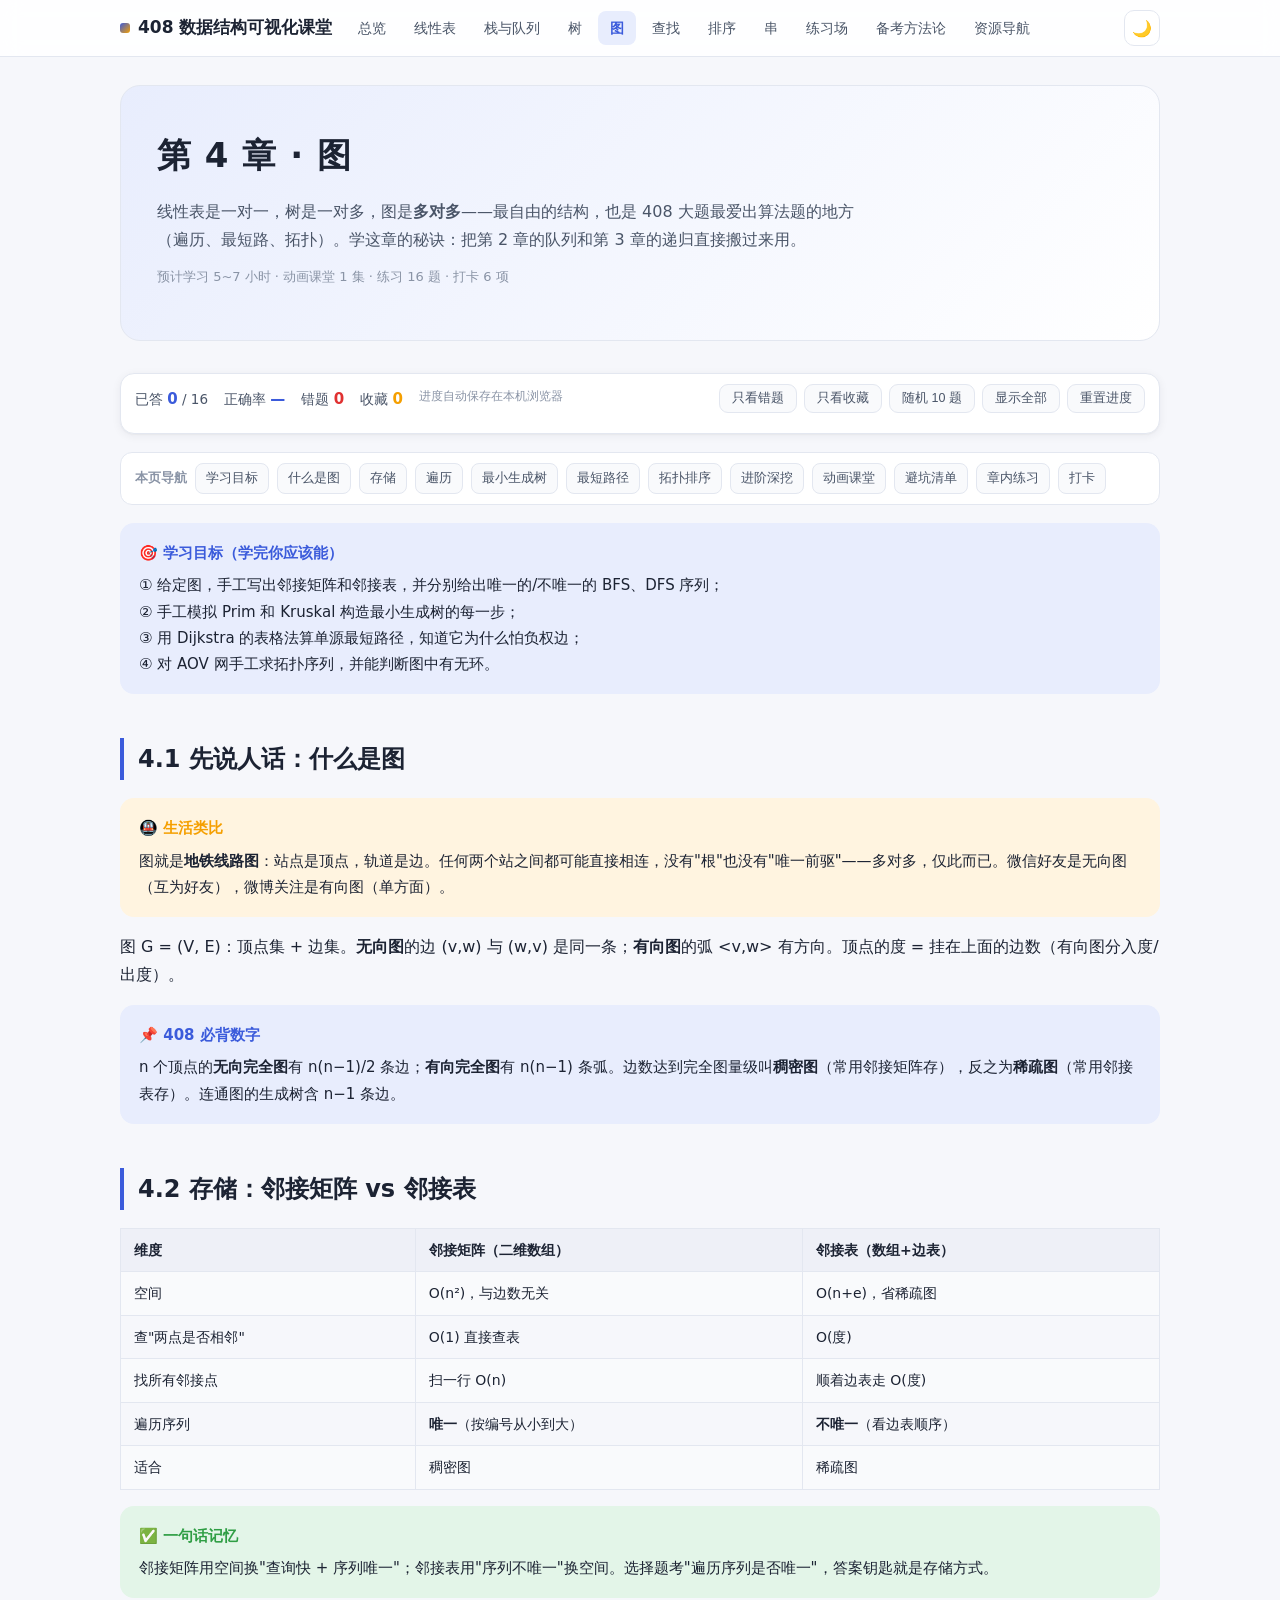
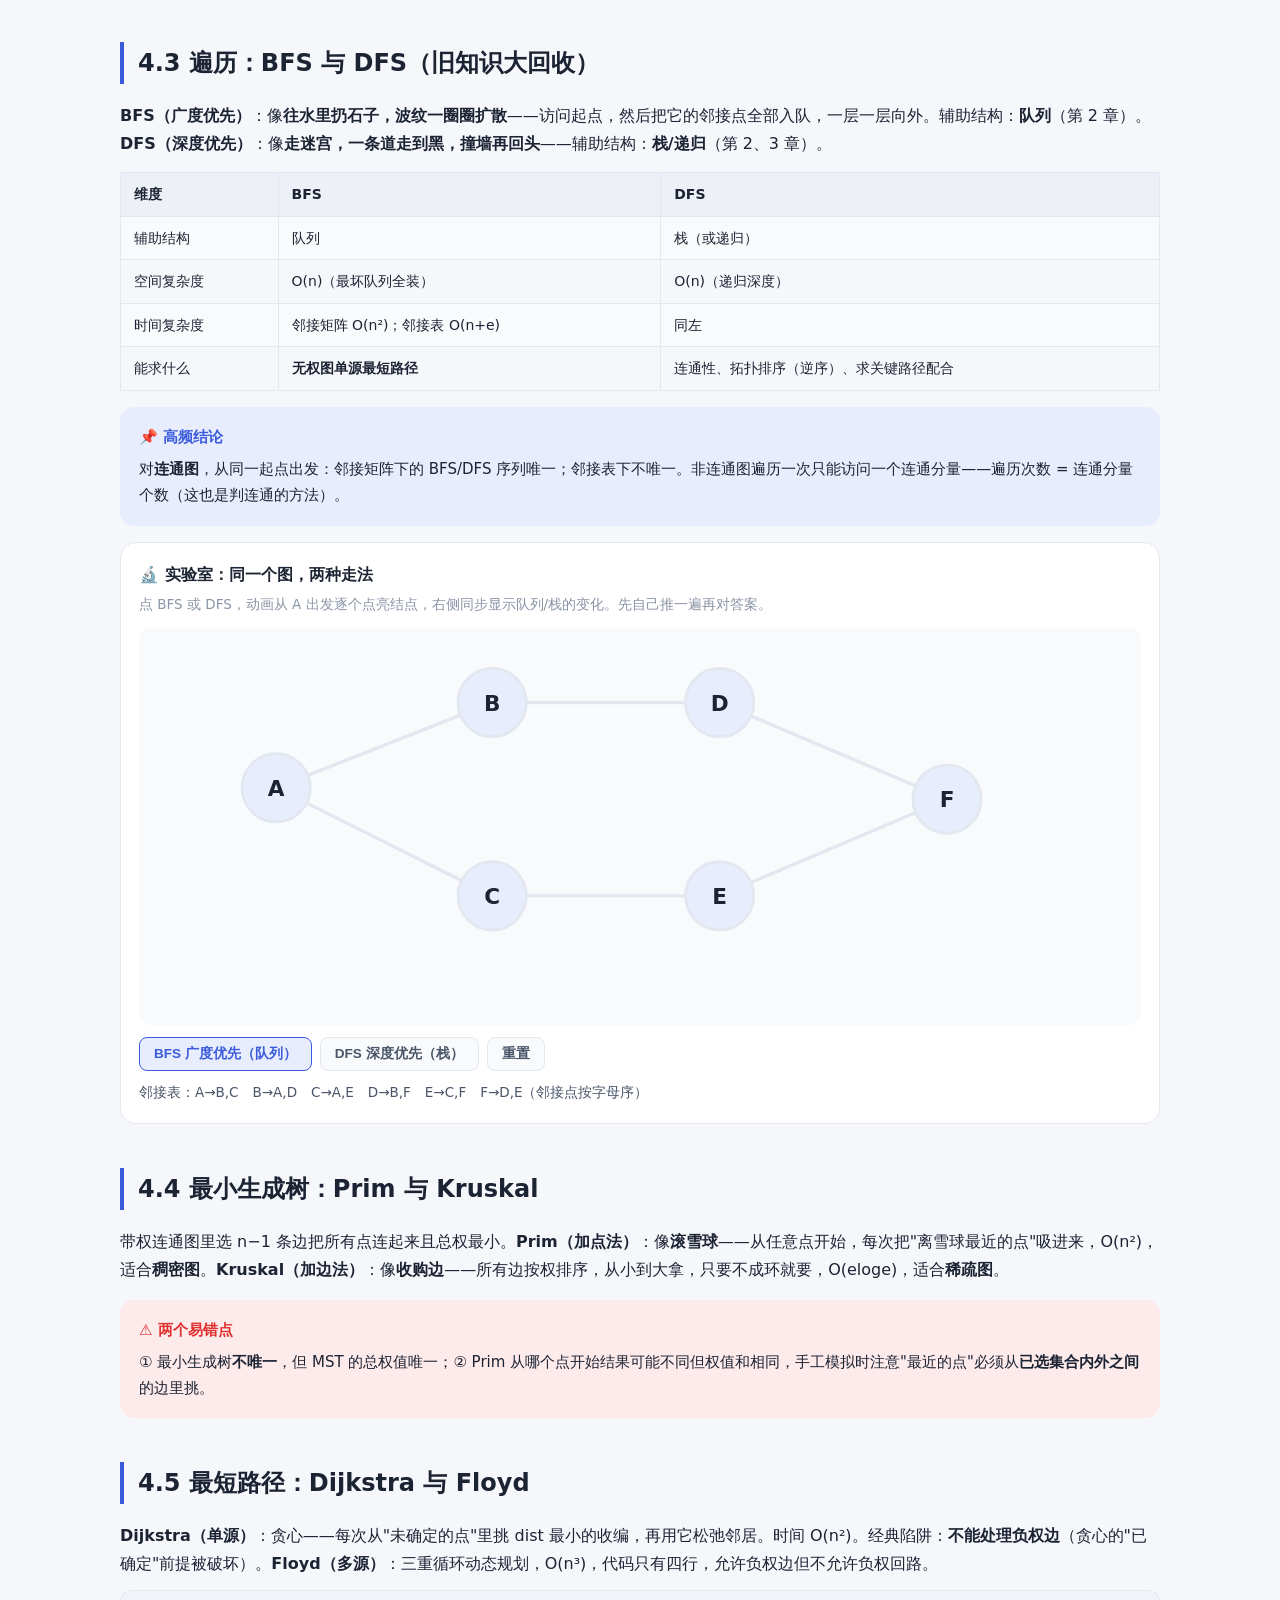
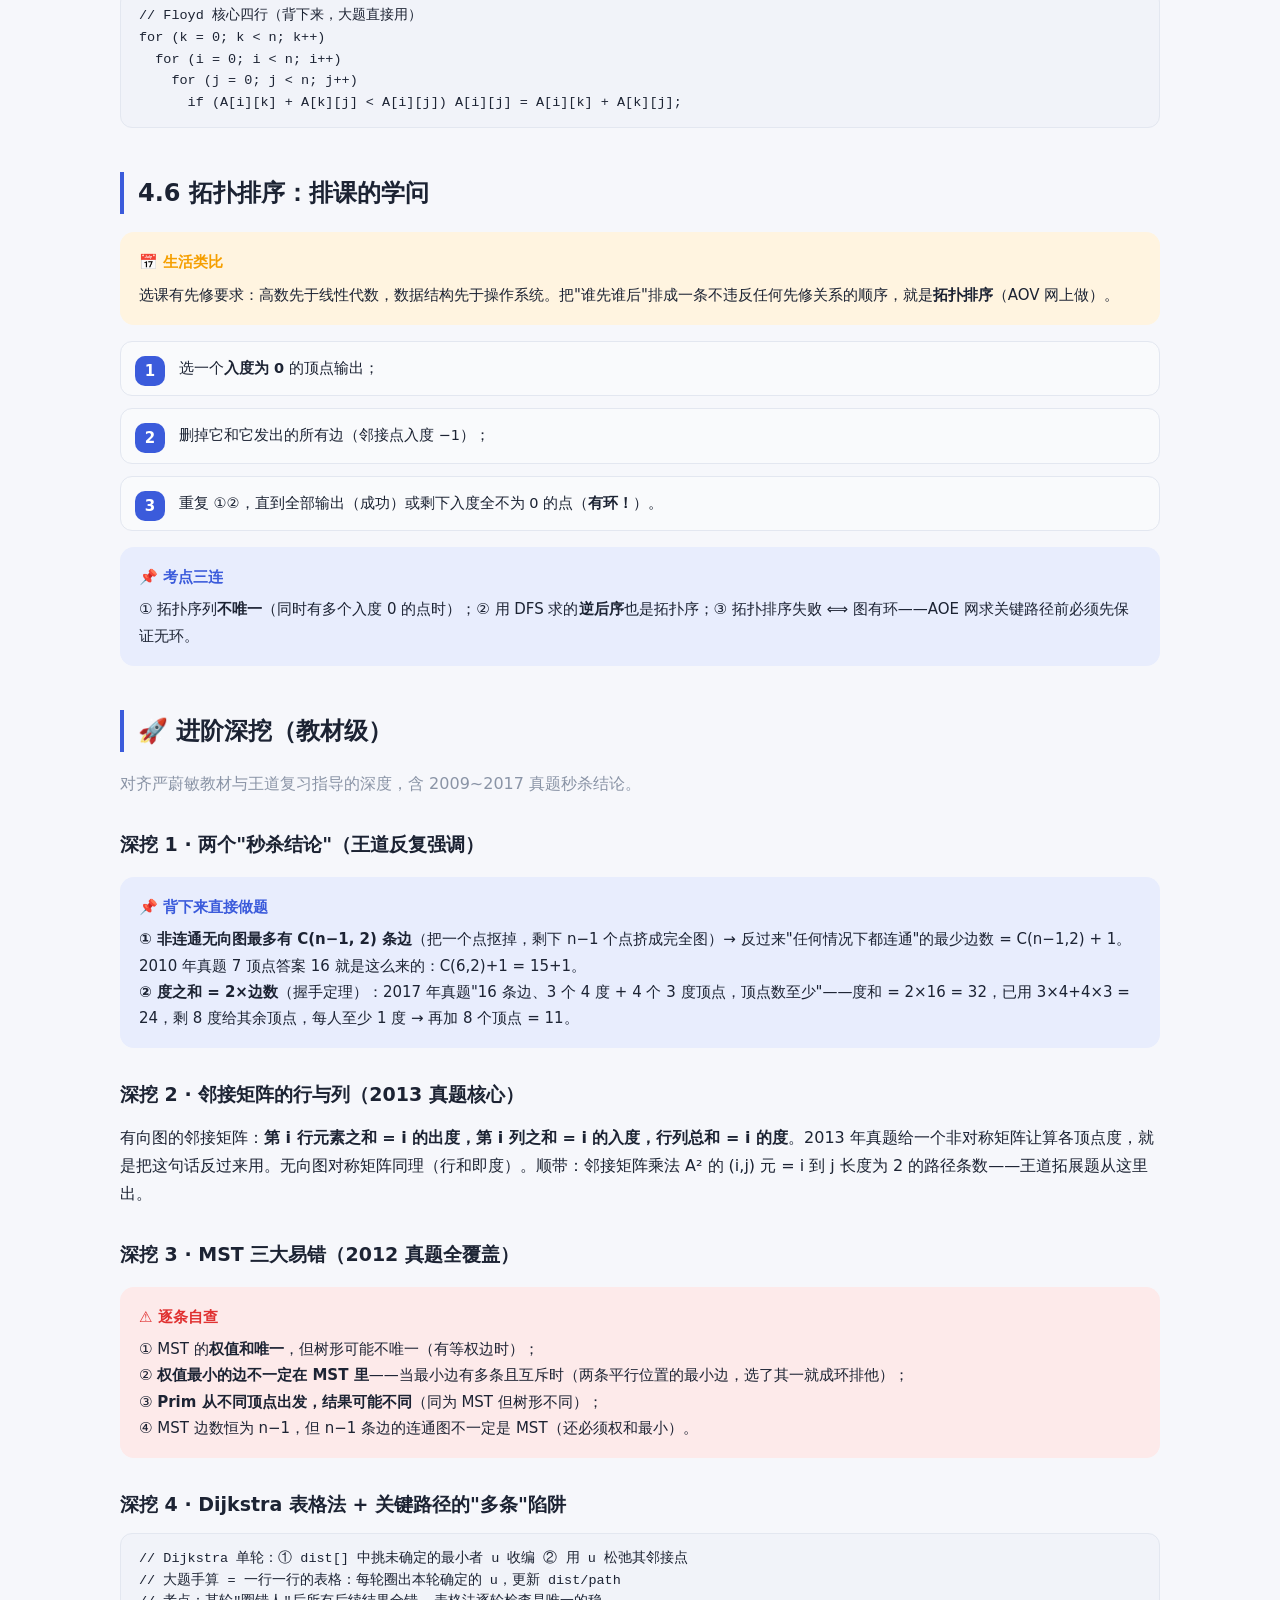
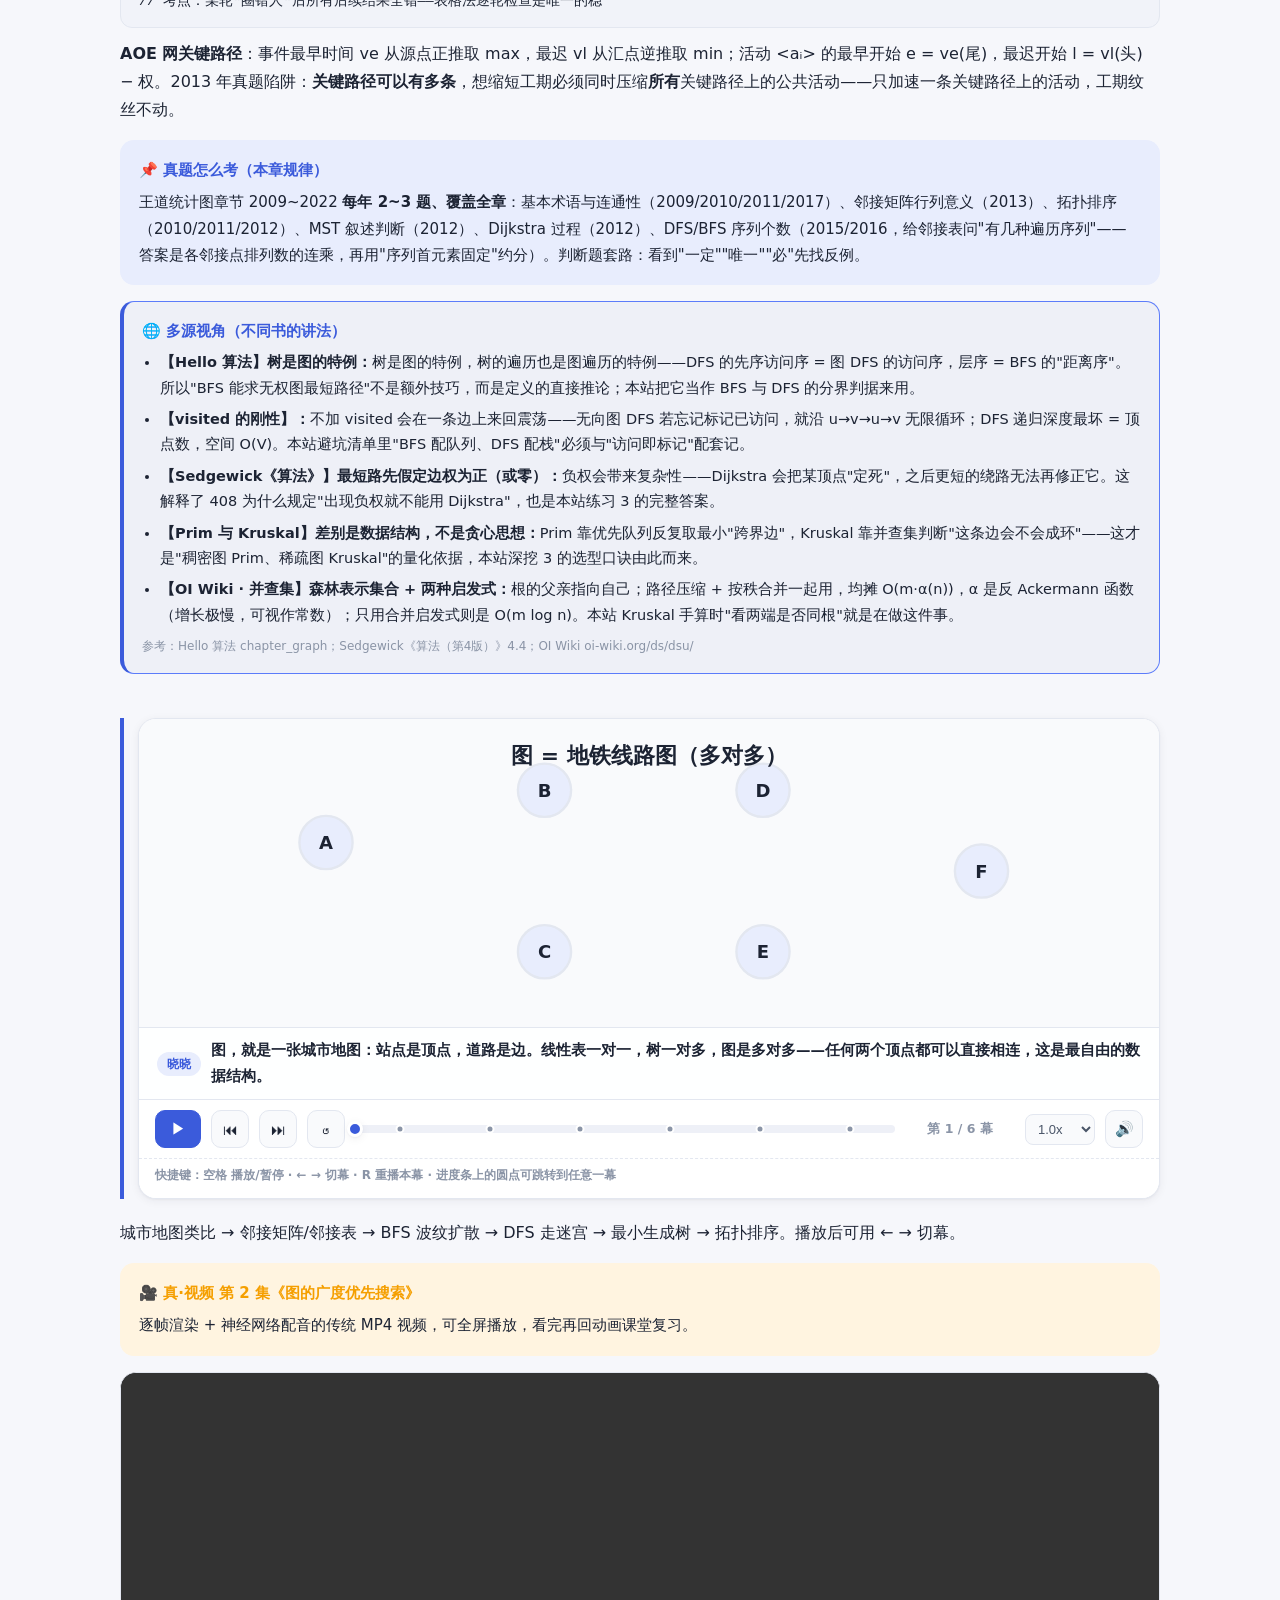
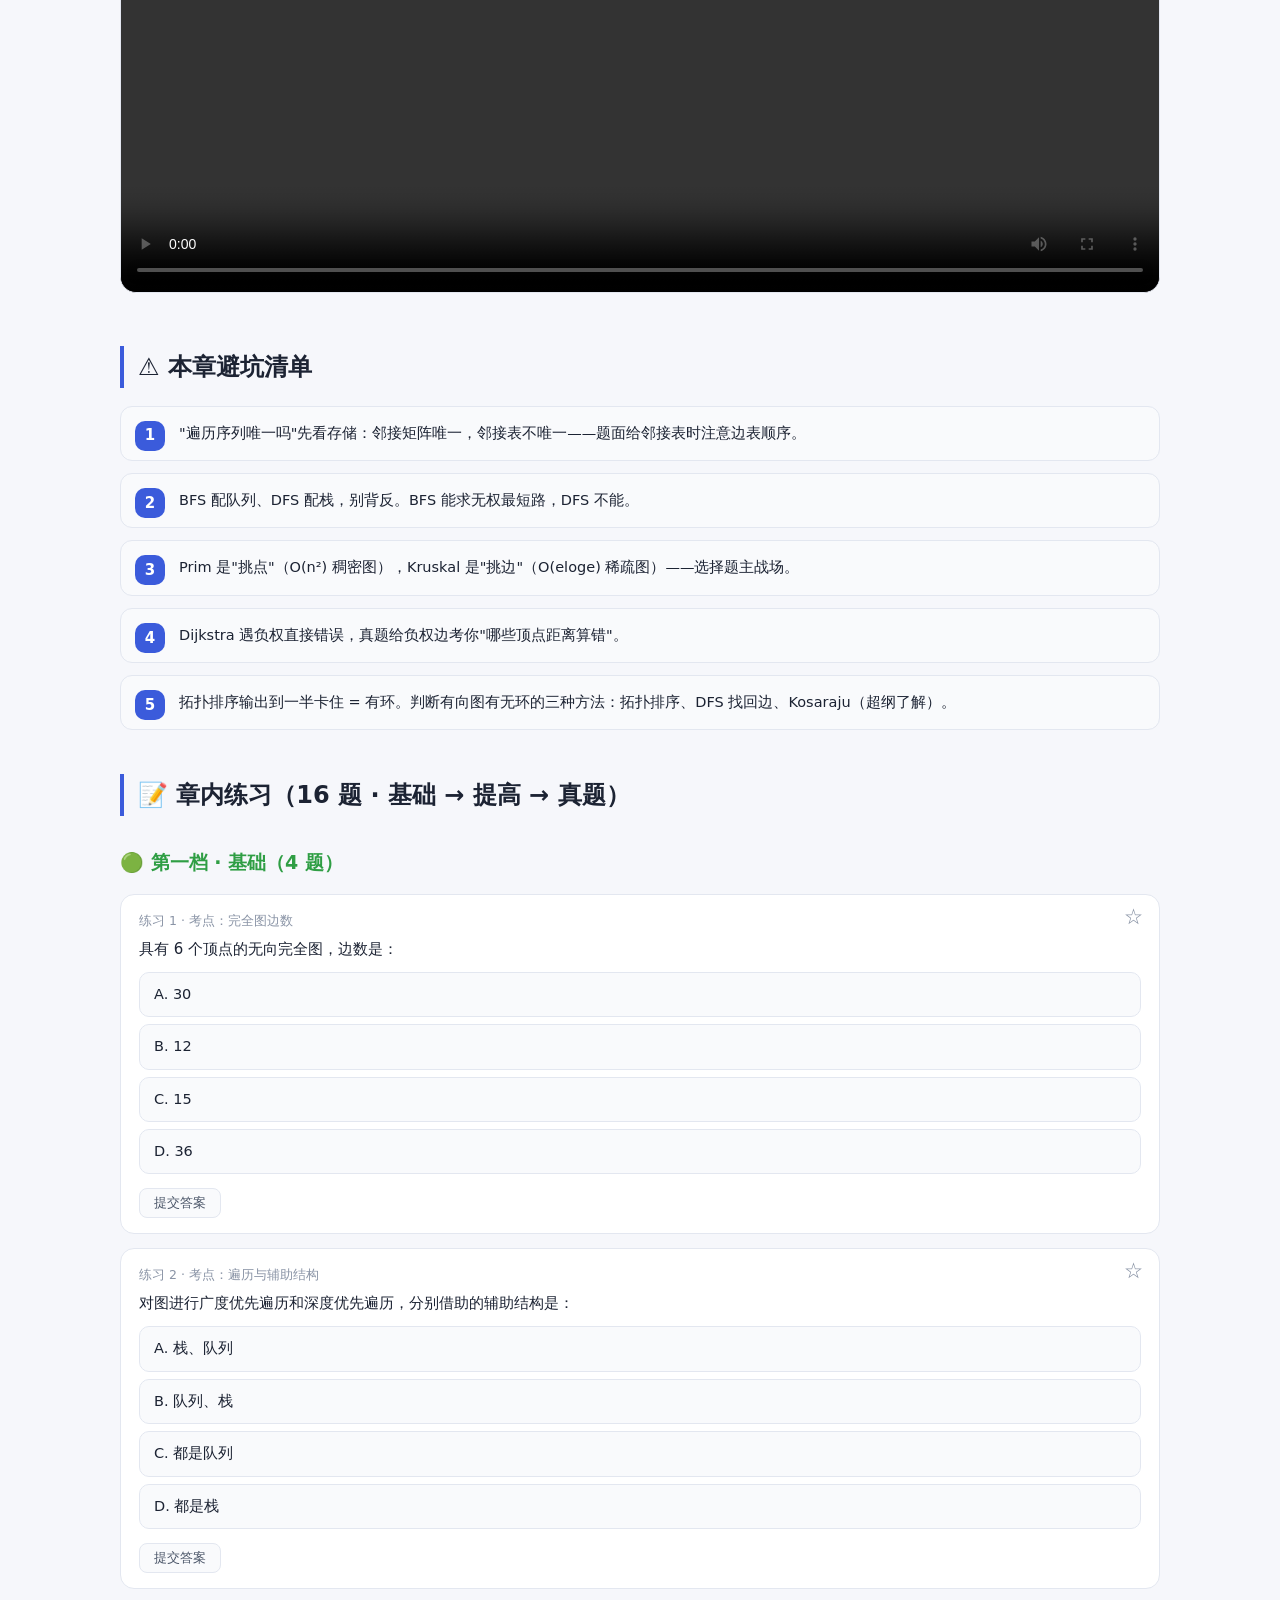
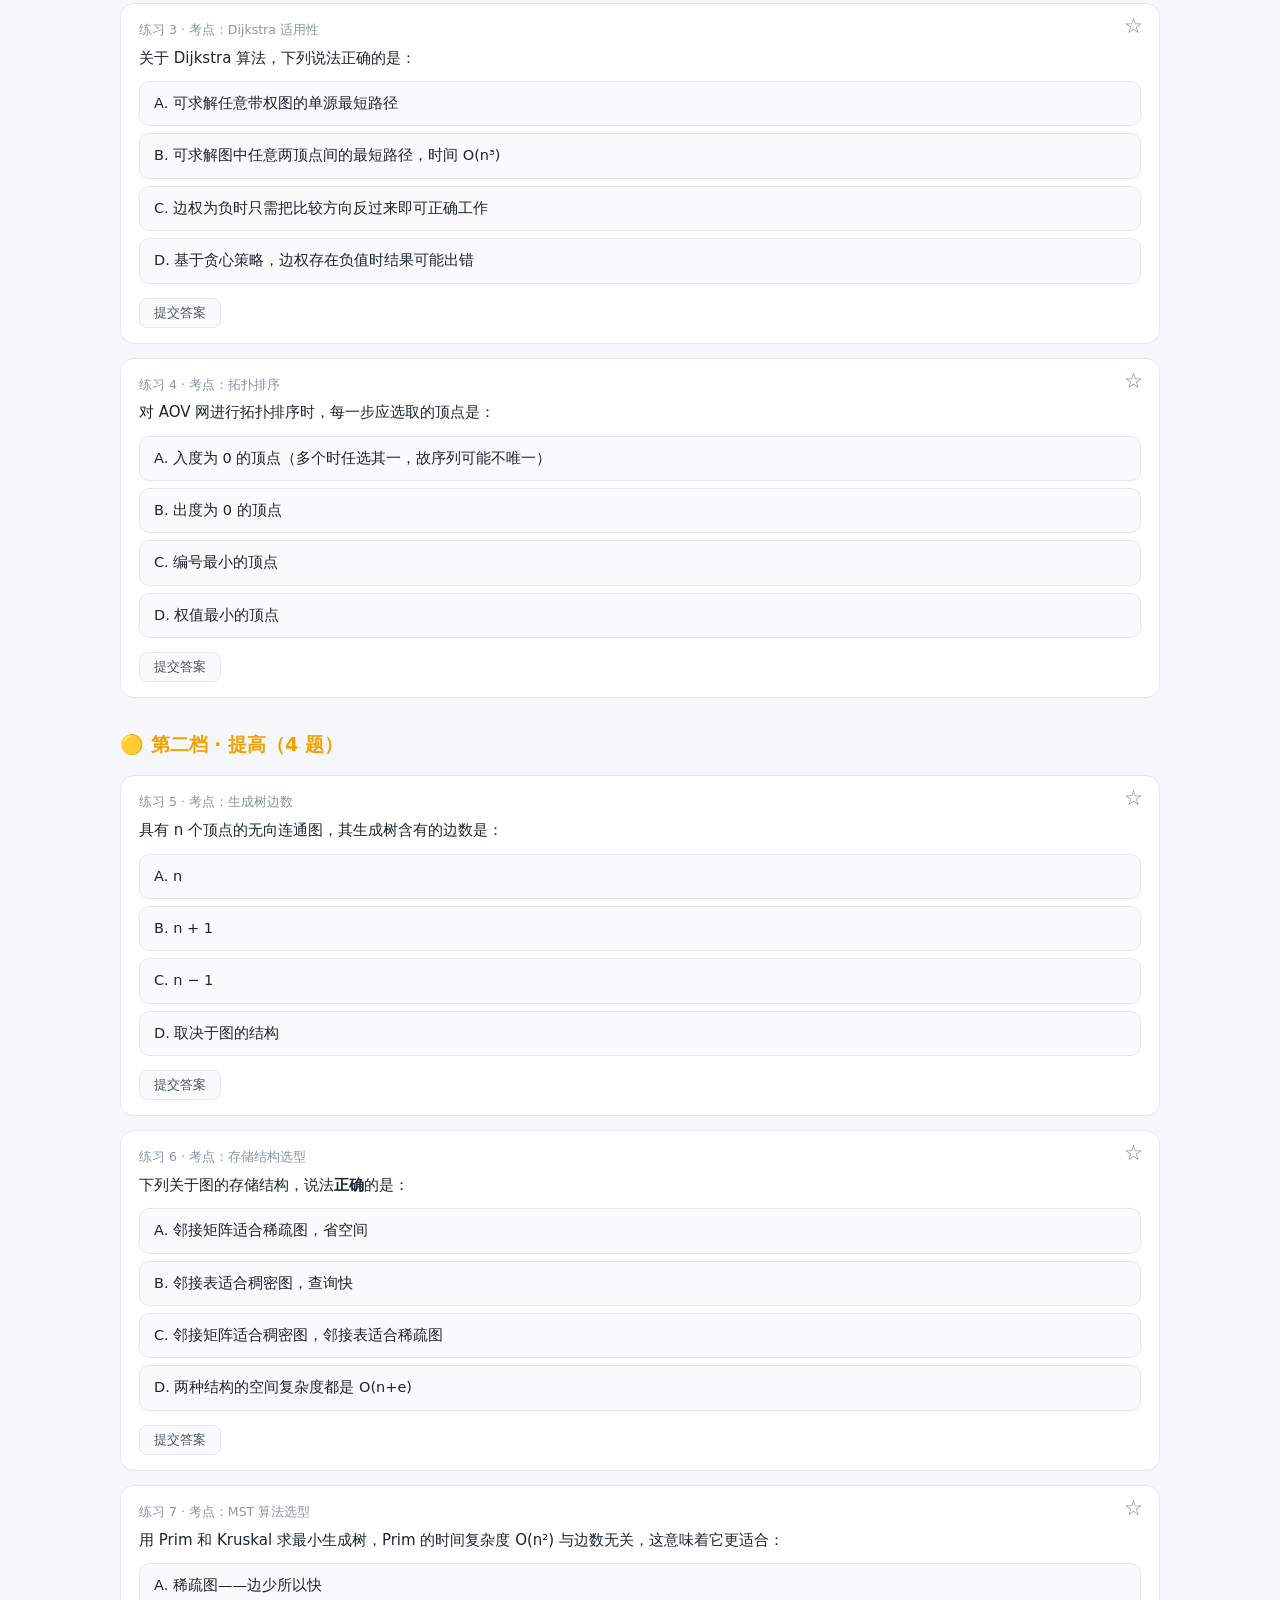
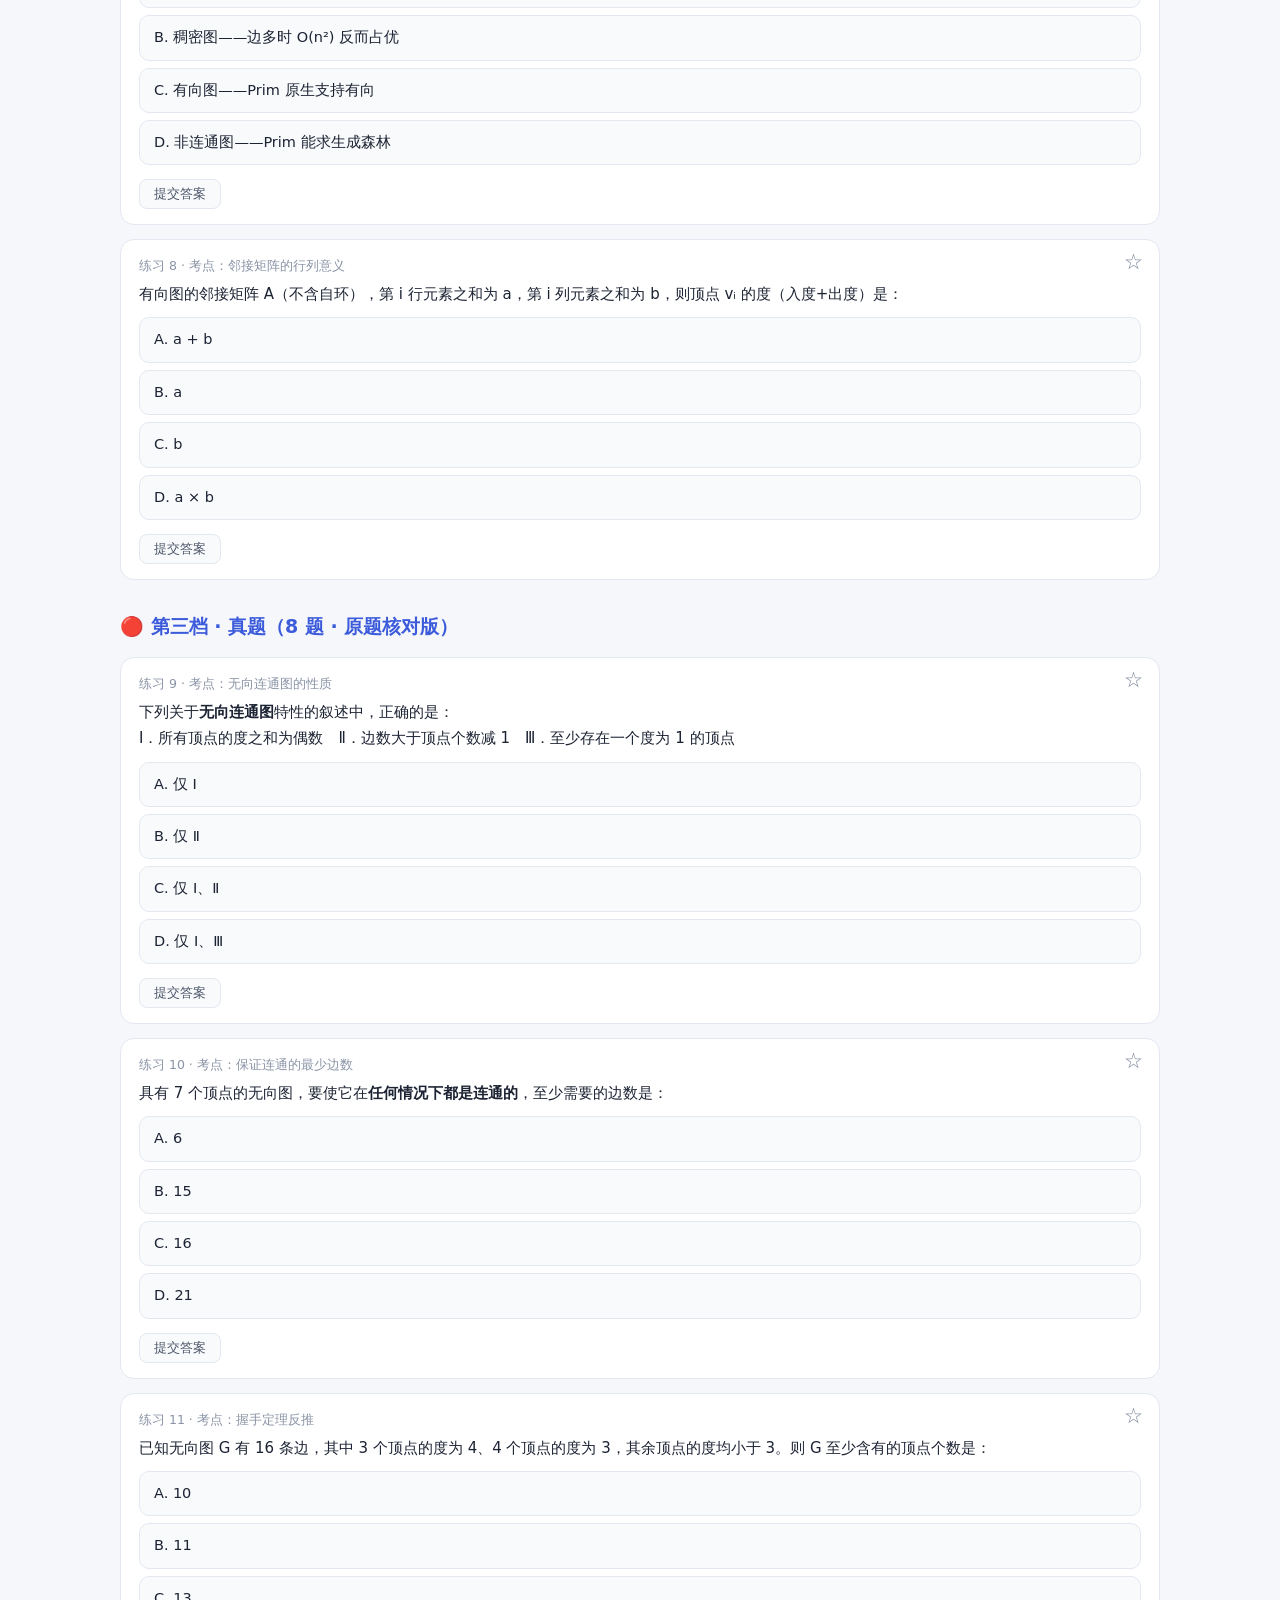
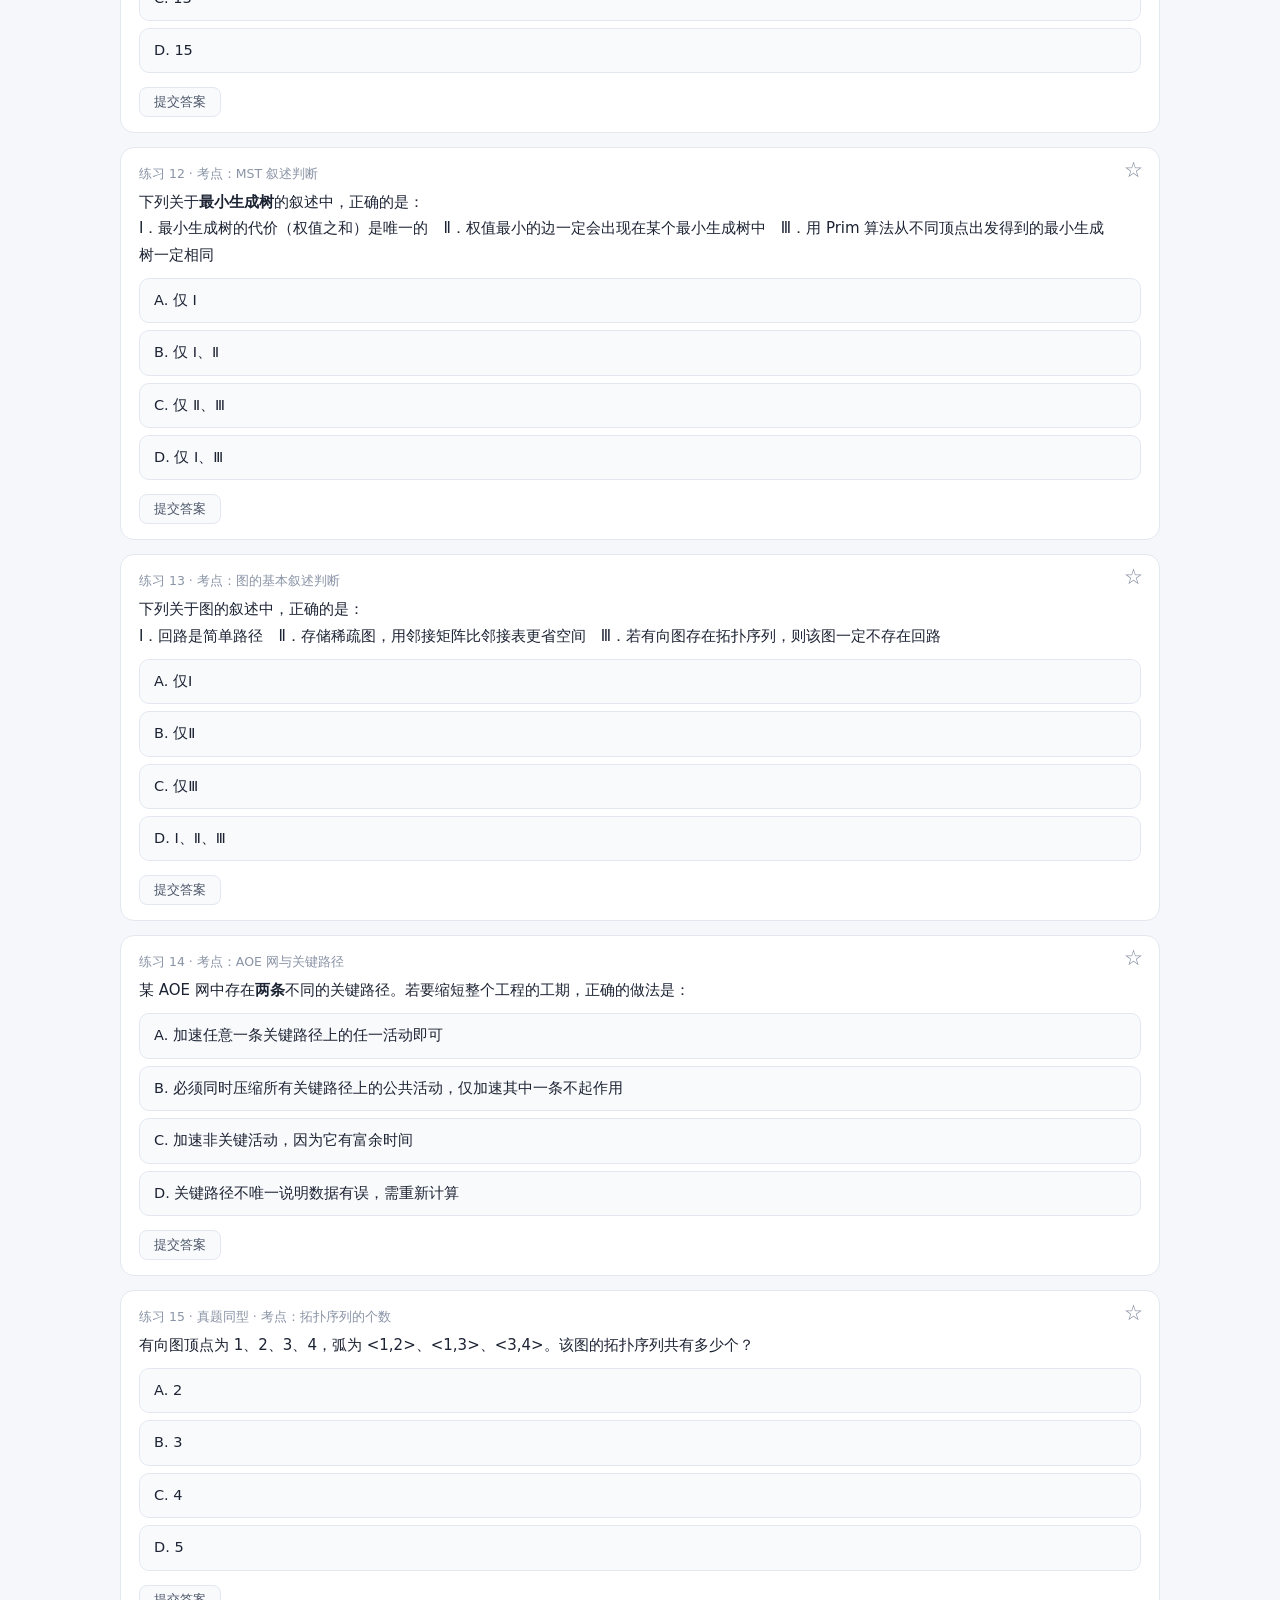
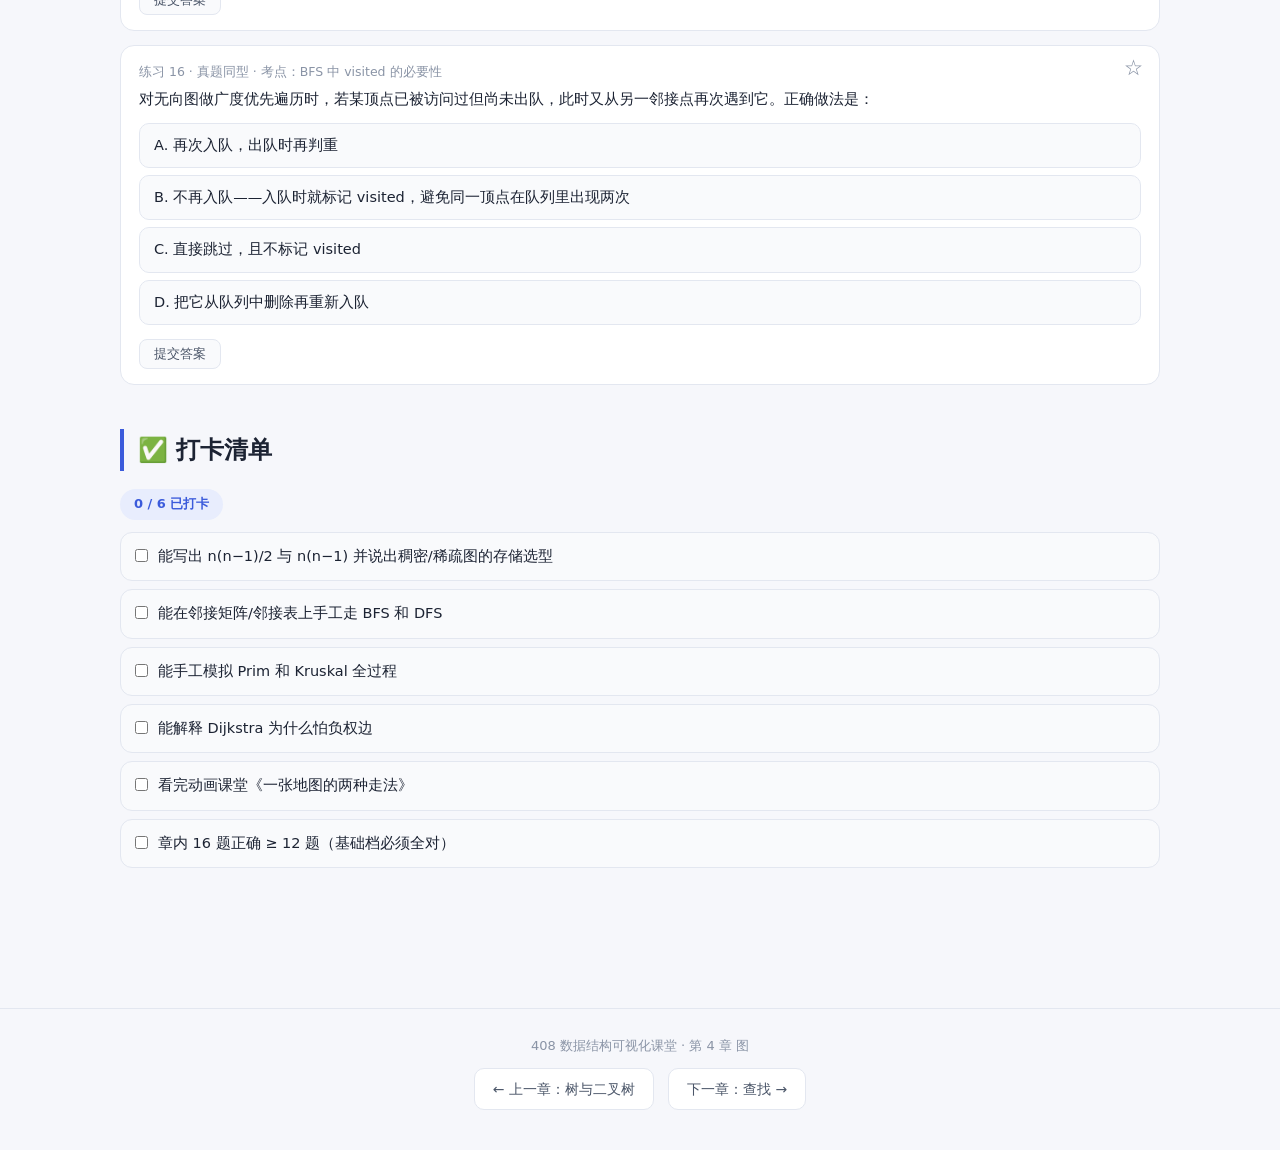
<file: ch04.html>
<!DOCTYPE html>
<html lang="zh-CN" data-theme="light">
<head>
<meta charset="UTF-8">
<meta name="viewport" content="width=device-width, initial-scale=1.0">
<title>第 4 章 图 · 408 数据结构可视化课堂</title>
<link rel="stylesheet" href="assets/style.css?v=4">
</head>
<body>
<nav class="topbar"><div class="topbar-inner">
  <a class="logo" href="index.html"><span class="dot"></span>408 数据结构可视化课堂</a>
  <div class="nav-links">
    <a href="index.html">总览</a><a href="ch01.html">线性表</a><a href="ch02.html">栈与队列</a><a href="ch03.html">树</a><a href="ch04.html">图</a><a href="ch05.html">查找</a><a href="ch06.html">排序</a><a href="ch07.html">串</a><a href="practice.html">练习场</a><a href="method.html">备考方法论</a><a href="resources.html">资源导航</a>
  </div>
  <button class="theme-btn" title="切换明暗主题">🌙</button>
</div></nav>

<div class="wrap">
  <div class="hero">
    <h1>第 4 章 · 图</h1>
    <p>线性表是一对一，树是一对多，图是<b>多对多</b>——最自由的结构，也是 408 大题最爱出算法题的地方（遍历、最短路、拓扑）。学这章的秘诀：把第 2 章的队列和第 3 章的递归直接搬过来用。</p>
    <p class="tagline">预计学习 5~7 小时 · 动画课堂 1 集 · 练习 16 题 · 打卡 6 项</p>
  </div>

  <div class="toc"><span class="toc-label">本页导航</span><a href="#goal">学习目标</a><a href="#s1">什么是图</a><a href="#s2">存储</a><a href="#s3">遍历</a><a href="#s4">最小生成树</a><a href="#s5">最短路径</a><a href="#s6">拓扑排序</a><a href="#deep">进阶深挖</a><a href="#lesson">动画课堂</a><a href="#pit">避坑清单</a><a href="#quiz">章内练习</a><a href="#ck">打卡</a></div>

  <div class="callout exam"><div class="co-title">🎯 学习目标（学完你应该能）</div>
  ① 给定图，手工写出邻接矩阵和邻接表，并分别给出唯一的/不唯一的 BFS、DFS 序列；<br>
  ② 手工模拟 Prim 和 Kruskal 构造最小生成树的每一步；<br>
  ③ 用 Dijkstra 的表格法算单源最短路径，知道它为什么怕负权边；<br>
  ④ 对 AOV 网手工求拓扑序列，并能判断图中有无环。</div>

  <h2 class="sec">4.1 先说人话：什么是图</h2>
  <div class="callout life"><div class="co-title">🚇 生活类比</div>
  图就是<b>地铁线路图</b>：站点是顶点，轨道是边。任何两个站之间都可能直接相连，没有"根"也没有"唯一前驱"——多对多，仅此而已。微信好友是无向图（互为好友），微博关注是有向图（单方面）。</div>
  <p>图 G = (V, E)：顶点集 + 边集。<b>无向图</b>的边 (v,w) 与 (w,v) 是同一条；<b>有向图</b>的弧 &lt;v,w&gt; 有方向。顶点的度 = 挂在上面的边数（有向图分入度/出度）。</p>
  <div class="callout exam"><div class="co-title">📌 408 必背数字</div>
  n 个顶点的<b>无向完全图</b>有 n(n−1)/2 条边；<b>有向完全图</b>有 n(n−1) 条弧。边数达到完全图量级叫<b>稠密图</b>（常用邻接矩阵存），反之为<b>稀疏图</b>（常用邻接表存）。连通图的生成树含 n−1 条边。</div>

  <h2 class="sec">4.2 存储：邻接矩阵 vs 邻接表</h2>
  <table class="tbl">
    <tr><th>维度</th><th>邻接矩阵（二维数组）</th><th>邻接表（数组+边表）</th></tr>
    <tr><td>空间</td><td>O(n²)，与边数无关</td><td>O(n+e)，省稀疏图</td></tr>
    <tr><td>查"两点是否相邻"</td><td>O(1) 直接查表</td><td>O(度)</td></tr>
    <tr><td>找所有邻接点</td><td>扫一行 O(n)</td><td>顺着边表走 O(度)</td></tr>
    <tr><td>遍历序列</td><td><b>唯一</b>（按编号从小到大）</td><td><b>不唯一</b>（看边表顺序）</td></tr>
    <tr><td>适合</td><td>稠密图</td><td>稀疏图</td></tr>
  </table>
  <div class="callout ok"><div class="co-title">✅ 一句话记忆</div>
  邻接矩阵用空间换"查询快 + 序列唯一"；邻接表用"序列不唯一"换空间。选择题考"遍历序列是否唯一"，答案钥匙就是存储方式。</div>

  <h2 class="sec">4.3 遍历：BFS 与 DFS（旧知识大回收）</h2>
  <p><b>BFS（广度优先）</b>：像<b>往水里扔石子，波纹一圈圈扩散</b>——访问起点，然后把它的邻接点全部入队，一层一层向外。辅助结构：<b>队列</b>（第 2 章）。<b>DFS（深度优先）</b>：像<b>走迷宫，一条道走到黑，撞墙再回头</b>——辅助结构：<b>栈/递归</b>（第 2、3 章）。</p>
  <table class="tbl">
    <tr><th>维度</th><th>BFS</th><th>DFS</th></tr>
    <tr><td>辅助结构</td><td>队列</td><td>栈（或递归）</td></tr>
    <tr><td>空间复杂度</td><td>O(n)（最坏队列全装）</td><td>O(n)（递归深度）</td></tr>
    <tr><td>时间复杂度</td><td>邻接矩阵 O(n²)；邻接表 O(n+e)</td><td>同左</td></tr>
    <tr><td>能求什么</td><td><b>无权图单源最短路径</b></td><td>连通性、拓扑排序（逆序）、求关键路径配合</td></tr>
  </table>
  <div class="callout exam"><div class="co-title">📌 高频结论</div>
  对<b>连通图</b>，从同一起点出发：邻接矩阵下的 BFS/DFS 序列唯一；邻接表下不唯一。非连通图遍历一次只能访问一个连通分量——遍历次数 = 连通分量个数（这也是判连通的方法）。</div>

  <div class="demo" id="demo-graph">
    <div class="demo-title">🔬 实验室：同一个图，两种走法</div>
    <div class="demo-desc">点 BFS 或 DFS，动画从 A 出发逐个点亮结点，右侧同步显示队列/栈的变化。先自己推一遍再对答案。</div>
    <div class="demo-stage"><svg id="g-svg" viewBox="0 0 860 320" width="100%"></svg></div>
    <div class="demo-ctrl">
      <button data-go="bfs">BFS 广度优先（队列）</button>
      <button data-go="dfs" class="ghost">DFS 深度优先（栈）</button>
      <button id="g-reset" class="ghost">重置</button>
      <span id="g-seq" style="font-weight:700;color:var(--brand)"></span>
    </div>
    <div class="demo-note" id="g-note">邻接表：A→B,C　B→A,D　C→A,E　D→B,F　E→C,F　F→D,E（邻接点按字母序）</div>
  </div>

  <h2 class="sec">4.4 最小生成树：Prim 与 Kruskal</h2>
  <p>带权连通图里选 n−1 条边把所有点连起来且总权最小。<b>Prim（加点法）</b>：像<b>滚雪球</b>——从任意点开始，每次把"离雪球最近的点"吸进来，O(n²)，适合<b>稠密图</b>。<b>Kruskal（加边法）</b>：像<b>收购边</b>——所有边按权排序，从小到大拿，只要不成环就要，O(eloge)，适合<b>稀疏图</b>。</p>
  <div class="callout warn"><div class="co-title">⚠️ 两个易错点</div>
  ① 最小生成树<b>不唯一</b>，但 MST 的总权值唯一；② Prim 从哪个点开始结果可能不同但权值和相同，手工模拟时注意"最近的点"必须从<b>已选集合内外之间</b>的边里挑。</div>

  <h2 class="sec">4.5 最短路径：Dijkstra 与 Floyd</h2>
  <p><b>Dijkstra（单源）</b>：贪心——每次从"未确定的点"里挑 dist 最小的收编，再用它松弛邻居。时间 O(n²)。经典陷阱：<b>不能处理负权边</b>（贪心的"已确定"前提被破坏）。<b>Floyd（多源）</b>：三重循环动态规划，O(n³)，代码只有四行，允许负权边但不允许负权回路。</p>
  <pre class="code">// Floyd 核心四行（背下来，大题直接用）
for (k = 0; k < n; k++)
  for (i = 0; i < n; i++)
    for (j = 0; j < n; j++)
      if (A[i][k] + A[k][j] < A[i][j]) A[i][j] = A[i][k] + A[k][j];</pre>

  <h2 class="sec">4.6 拓扑排序：排课的学问</h2>
  <div class="callout life"><div class="co-title">📅 生活类比</div>
  选课有先修要求：高数先于线性代数，数据结构先于操作系统。把"谁先谁后"排成一条不违反任何先修关系的顺序，就是<b>拓扑排序</b>（AOV 网上做）。</div>
  <div class="steps">
    <div class="step">选一个<b>入度为 0</b> 的顶点输出；</div>
    <div class="step">删掉它和它发出的所有边（邻接点入度 −1）；</div>
    <div class="step">重复 ①②，直到全部输出（成功）或剩下入度全不为 0 的点（<b>有环！</b>）。</div>
  </div>
  <div class="callout exam"><div class="co-title">📌 考点三连</div>
  ① 拓扑序列<b>不唯一</b>（同时有多个入度 0 的点时）；② 用 DFS 求的<b>逆后序</b>也是拓扑序；③ 拓扑排序失败 ⟺ 图有环——AOE 网求关键路径前必须先保证无环。</div>

  <h2 class="sec" id="deep">🚀 进阶深挖（教材级）</h2>
  <p class="muted">对齐严蔚敏教材与王道复习指导的深度，含 2009~2017 真题秒杀结论。</p>

  <h3 class="sub">深挖 1 · 两个"秒杀结论"（王道反复强调）</h3>
  <div class="callout exam"><div class="co-title">📌 背下来直接做题</div>
  <b>① 非连通无向图最多有 C(n−1, 2) 条边</b>（把一个点抠掉，剩下 n−1 个点挤成完全图）→ 反过来"任何情况下都连通"的最少边数 = C(n−1,2) + 1。2010 年真题 7 顶点答案 16 就是这么来的：C(6,2)+1 = 15+1。<br>
  <b>② 度之和 = 2×边数</b>（握手定理）：2017 年真题"16 条边、3 个 4 度 + 4 个 3 度顶点，顶点数至少"——度和 = 2×16 = 32，已用 3×4+4×3 = 24，剩 8 度给其余顶点，每人至少 1 度 → 再加 8 个顶点 = 11。</div>

  <h3 class="sub">深挖 2 · 邻接矩阵的行与列（2013 真题核心）</h3>
  <p>有向图的邻接矩阵：<b>第 i 行元素之和 = i 的出度，第 i 列之和 = i 的入度，行列总和 = i 的度</b>。2013 年真题给一个非对称矩阵让算各顶点度，就是把这句话反过来用。无向图对称矩阵同理（行和即度）。顺带：邻接矩阵乘法 A² 的 (i,j) 元 = i 到 j 长度为 2 的路径条数——王道拓展题从这里出。</p>

  <h3 class="sub">深挖 3 · MST 三大易错（2012 真题全覆盖）</h3>
  <div class="callout warn"><div class="co-title">⚠️ 逐条自查</div>
  ① MST 的<b>权值和唯一</b>，但树形可能不唯一（有等权边时）；<br>
  ② <b>权值最小的边不一定在 MST 里</b>——当最小边有多条且互斥时（两条平行位置的最小边，选了其一就成环排他）；<br>
  ③ <b>Prim 从不同顶点出发，结果可能不同</b>（同为 MST 但树形不同）；<br>
  ④ MST 边数恒为 n−1，但 n−1 条边的连通图不一定是 MST（还必须权和最小）。</div>

  <h3 class="sub">深挖 4 · Dijkstra 表格法 + 关键路径的"多条"陷阱</h3>
  <pre class="code">// Dijkstra 单轮：① dist[] 中挑未确定的最小者 u 收编 ② 用 u 松弛其邻接点
// 大题手算 = 一行一行的表格：每轮圈出本轮确定的 u，更新 dist/path
// 考点：某轮"圈错人"后所有后续结果全错——表格法逐轮检查是唯一的稳</pre>
  <p><b>AOE 网关键路径</b>：事件最早时间 ve 从源点正推取 max，最迟 vl 从汇点逆推取 min；活动 &lt;aᵢ&gt; 的最早开始 e = ve(尾)，最迟开始 l = vl(头) − 权。2013 年真题陷阱：<b>关键路径可以有多条</b>，想缩短工期必须同时压缩<b>所有</b>关键路径上的公共活动——只加速一条关键路径上的活动，工期纹丝不动。</p>

  <div class="callout exam"><div class="co-title">📌 真题怎么考（本章规律）</div>
  王道统计图章节 2009~2022 <b>每年 2~3 题、覆盖全章</b>：基本术语与连通性（2009/2010/2011/2017）、邻接矩阵行列意义（2013）、拓扑排序（2010/2011/2012）、MST 叙述判断（2012）、Dijkstra 过程（2012）、DFS/BFS 序列个数（2015/2016，给邻接表问"有几种遍历序列"——答案是各邻接点排列数的连乘，再用"序列首元素固定"约分）。判断题套路：看到"一定""唯一""必"先找反例。</div>

  <div class="callout views"><div class="co-title">🌐 多源视角（不同书的讲法）</div>
  <ul>
    <li><b>【Hello 算法】树是图的特例：</b>树是图的特例，树的遍历也是图遍历的特例——DFS 的先序访问序 = 图 DFS 的访问序，层序 = BFS 的"距离序"。所以"BFS 能求无权图最短路径"不是额外技巧，而是定义的直接推论；本站把它当作 BFS 与 DFS 的分界判据来用。</li>
    <li><b>【visited 的刚性】：</b>不加 visited 会在一条边上来回震荡——无向图 DFS 若忘记标记已访问，就沿 u→v→u→v 无限循环；DFS 递归深度最坏 = 顶点数，空间 O(V)。本站避坑清单里"BFS 配队列、DFS 配栈"必须与"访问即标记"配套记。</li>
    <li><b>【Sedgewick《算法》】最短路先假定边权为正（或零）：</b>负权会带来复杂性——Dijkstra 会把某顶点"定死"，之后更短的绕路无法再修正它。这解释了 408 为什么规定"出现负权就不能用 Dijkstra"，也是本站练习 3 的完整答案。</li>
    <li><b>【Prim 与 Kruskal】差别是数据结构，不是贪心思想：</b>Prim 靠优先队列反复取最小"跨界边"，Kruskal 靠并查集判断"这条边会不会成环"——这才是"稠密图 Prim、稀疏图 Kruskal"的量化依据，本站深挖 3 的选型口诀由此而来。</li>
    <li><b>【OI Wiki · 并查集】森林表示集合 + 两种启发式：</b>根的父亲指向自己；路径压缩 + 按秩合并一起用，均摊 O(m·α(n))，α 是反 Ackermann 函数（增长极慢，可视作常数）；只用合并启发式则是 O(m log n)。本站 Kruskal 手算时"看两端是否同根"就是在做这件事。</li>
  </ul>
  <div class="src">参考：Hello 算法 chapter_graph；Sedgewick《算法（第4版）》4.4；OI Wiki oi-wiki.org/ds/dsu/</div></div>

  <h2 class="sec" id="lesson">🎬 动画课堂 · 第 4 集《一张地图的两种走法》</h2>
  <p>城市地图类比 → 邻接矩阵/邻接表 → BFS 波纹扩散 → DFS 走迷宫 → 最小生成树 → 拓扑排序。播放后可用 ← → 切幕。</p>
  <div id="lesson"></div>

  <div class="callout life"><div class="co-title">🎥 真·视频 第 2 集《图的广度优先搜索》</div>
  逐帧渲染 + 神经网络配音的传统 MP4 视频，可全屏播放，看完再回动画课堂复习。</div>
  <video controls preload="metadata" src="mp4/ep02-bfs.mp4" style="width:100%;border-radius:16px;border:1px solid var(--line);background:#000"></video>

  <h2 class="sec" id="pit">⚠️ 本章避坑清单</h2>
  <div class="steps">
    <div class="step">"遍历序列唯一吗"先看存储：邻接矩阵唯一，邻接表不唯一——题面给邻接表时注意边表顺序。</div>
    <div class="step">BFS 配队列、DFS 配栈，别背反。BFS 能求无权最短路，DFS 不能。</div>
    <div class="step">Prim 是"挑点"（O(n²) 稠密图），Kruskal 是"挑边"（O(eloge) 稀疏图）——选择题主战场。</div>
    <div class="step">Dijkstra 遇负权直接错误，真题给负权边考你"哪些顶点距离算错"。</div>
    <div class="step">拓扑排序输出到一半卡住 = 有环。判断有向图有无环的三种方法：拓扑排序、DFS 找回边、Kosaraju（超纲了解）。</div>
  </div>

  <h2 class="sec" id="quiz">📝 章内练习（16 题 · 基础 → 提高 → 真题）</h2>
  <h3 class="sub" style="color:var(--green)">🟢 第一档 · 基础（4 题）</h3>
  <div class="quiz" data-answer="C" data-diff="basic">
    <div class="q-head"><div class="q-tag">练习 1 · 考点：完全图边数</div>
    具有 6 个顶点的无向完全图，边数是：</div>
    <div class="opts">
      <div class="opt" data-opt="A">A. 30</div>
      <div class="opt" data-opt="B">B. 12</div>
      <div class="opt" data-opt="C">C. 15</div>
      <div class="opt" data-opt="D">D. 36</div>
    </div>
    <div class="q-foot"><button class="btn-ans">提交答案</button><span class="q-res"></span></div>
    <div class="q-exp"><b>解析：</b>选 C。n(n−1)/2 = 6×5/2 = 15。A 的 30 是有向完全图的弧数 n(n−1)=30；D 的 36 忘了减 1（自己不跟自己连边）。</div>
  </div>
  <div class="quiz" data-answer="B" data-diff="basic">
    <div class="q-head"><div class="q-tag">练习 2 · 考点：遍历与辅助结构</div>
    对图进行广度优先遍历和深度优先遍历，分别借助的辅助结构是：</div>
    <div class="opts">
      <div class="opt" data-opt="A">A. 栈、队列</div>
      <div class="opt" data-opt="B">B. 队列、栈</div>
      <div class="opt" data-opt="C">C. 都是队列</div>
      <div class="opt" data-opt="D">D. 都是栈</div>
    </div>
    <div class="q-foot"><button class="btn-ans">提交答案</button><span class="q-res"></span></div>
    <div class="q-exp"><b>解析：</b>选 B。BFS 一层层扫 → 先到的点先扩展 → 队列；DFS 一条路走到黑 → 最后到达的点先回头 → 栈。记忆：B=宽度=排队横着走，D=深度=竖着钻。</div>
  </div>
  <div class="quiz" data-answer="D" data-diff="mid">
    <div class="q-head"><div class="q-tag">练习 3 · 考点：Dijkstra 适用性</div>
    关于 Dijkstra 算法，下列说法正确的是：</div>
    <div class="opts">
      <div class="opt" data-opt="A">A. 可求解任意带权图的单源最短路径</div>
      <div class="opt" data-opt="B">B. 可求解图中任意两顶点间的最短路径，时间 O(n³)</div>
      <div class="opt" data-opt="C">C. 边权为负时只需把比较方向反过来即可正确工作</div>
      <div class="opt" data-opt="D">D. 基于贪心策略，边权存在负值时结果可能出错</div>
    </div>
    <div class="q-foot"><button class="btn-ans">提交答案</button><span class="q-res"></span></div>
    <div class="q-exp"><b>解析：</b>选 D。Dijkstra 把"dist 最小的点"标记为已确定，靠的是"绕路只会更远"这一前提，负权边打破它。B 描述的是 Floyd；A 缺了"无负权边"的限制条件——这正是选择题最爱挖的坑。</div>
  </div>
  <div class="quiz" data-answer="A" data-diff="mid">
    <div class="q-head"><div class="q-tag">练习 4 · 考点：拓扑排序</div>
    对 AOV 网进行拓扑排序时，每一步应选取的顶点是：</div>
    <div class="opts">
      <div class="opt" data-opt="A">A. 入度为 0 的顶点（多个时任选其一，故序列可能不唯一）</div>
      <div class="opt" data-opt="B">B. 出度为 0 的顶点</div>
      <div class="opt" data-opt="C">C. 编号最小的顶点</div>
      <div class="opt" data-opt="D">D. 权值最小的顶点</div>
    </div>
    <div class="q-foot"><button class="btn-ans">提交答案</button><span class="q-res"></span></div>
    <div class="q-exp"><b>解析：</b>选 A。入度为 0 = 没有任何先修课程未修，当前就可以"毕业"。删点减邻接点入度后产生新的入度 0 顶点；若中途找不到入度 0 的点，说明剩下的点互相等待成环——拓扑排序失败 ⟺ 有向图有环。注意 AOV 网顶点无权值，D 是张冠李戴。</div>
  </div>

  <h3 class="sub" style="color:var(--accent)">🟡 第二档 · 提高（4 题）</h3>
  <div class="quiz" data-answer="C" data-diff="basic">
    <div class="q-head"><div class="q-tag">练习 5 · 考点：生成树边数</div>
    具有 n 个顶点的无向连通图，其生成树含有的边数是：</div>
    <div class="opts">
      <div class="opt" data-opt="A">A. n</div>
      <div class="opt" data-opt="B">B. n + 1</div>
      <div class="opt" data-opt="C">C. n − 1</div>
      <div class="opt" data-opt="D">D. 取决于图的结构</div>
    </div>
    <div class="q-foot"><button class="btn-ans">提交答案</button><span class="q-res"></span></div>
    <div class="q-exp"><b>解析：</b>选 C。生成树 = 包含全部顶点的极小连通子图：保持连通的最少边数就是 n−1（多一条必有环，少一条必不连通）。这也是 MST 算法"收满 n−1 条边就停"的依据。</div>
  </div>
  <div class="quiz" data-answer="C" data-diff="basic">
    <div class="q-head"><div class="q-tag">练习 6 · 考点：存储结构选型</div>
    下列关于图的存储结构，说法<b>正确</b>的是：</div>
    <div class="opts">
      <div class="opt" data-opt="A">A. 邻接矩阵适合稀疏图，省空间</div>
      <div class="opt" data-opt="B">B. 邻接表适合稠密图，查询快</div>
      <div class="opt" data-opt="C">C. 邻接矩阵适合稠密图，邻接表适合稀疏图</div>
      <div class="opt" data-opt="D">D. 两种结构的空间复杂度都是 O(n+e)</div>
    </div>
    <div class="q-foot"><button class="btn-ans">提交答案</button><span class="q-res"></span></div>
    <div class="q-exp"><b>解析：</b>选 C。邻接矩阵 O(n²) 与边数无关，稠密图才不浪费；邻接表 O(n+e) 稀疏图省到实处。反过来"BFS/DFS 时间复杂度"也跟存储挂钩：邻接矩阵 O(n²)、邻接表 O(n+e)——两个考点共用同一张选型逻辑。</div>
  </div>
  <div class="quiz" data-answer="B" data-diff="mid">
    <div class="q-head"><div class="q-tag">练习 7 · 考点：MST 算法选型</div>
    用 Prim 和 Kruskal 求最小生成树，Prim 的时间复杂度 O(n²) 与边数无关，这意味着它更适合：</div>
    <div class="opts">
      <div class="opt" data-opt="A">A. 稀疏图——边少所以快</div>
      <div class="opt" data-opt="B">B. 稠密图——边多时 O(n²) 反而占优</div>
      <div class="opt" data-opt="C">C. 有向图——Prim 原生支持有向</div>
      <div class="opt" data-opt="D">D. 非连通图——Prim 能求生成森林</div>
    </div>
    <div class="q-foot"><button class="btn-ans">提交答案</button><span class="q-res"></span></div>
    <div class="q-exp"><b>解析：</b>选 B。O(n²) 只看顶点数 → 边再多也这个价 → 稠密图划算；Kruskal O(eloge) 只看边数 → 稀疏图划算。C 错：Prim/Kruskal 都面向无向带权图；D 错：非连通图根本没有生成树（只有生成森林），两者都需对每个分量分别处理。口诀"稠密 Prim，稀疏 Kruskal"。</div>
  </div>
  <div class="quiz" data-answer="A" data-diff="mid">
    <div class="q-head"><div class="q-tag">练习 8 · 考点：邻接矩阵的行列意义</div>
    有向图的邻接矩阵 A（不含自环），第 i 行元素之和为 a，第 i 列元素之和为 b，则顶点 vᵢ 的度（入度+出度）是：</div>
    <div class="opts">
      <div class="opt" data-opt="A">A. a + b</div>
      <div class="opt" data-opt="B">B. a</div>
      <div class="opt" data-opt="C">C. b</div>
      <div class="opt" data-opt="D">D. a × b</div>
    </div>
    <div class="q-foot"><button class="btn-ans">提交答案</button><span class="q-res"></span></div>
    <div class="q-exp"><b>解析：</b>选 A。行和 = 出度（vᵢ 指出去的边），列和 = 入度（指进来的边），度 = 入度 + 出度 = a + b。2013 年真题给一个具体矩阵考的就是这一句话；无向图的对称矩阵行列和相等，直接就是度。</div>
  </div>

  <h3 class="sub" style="color:var(--brand)">🔴 第三档 · 真题（8 题 · 原题核对版）</h3>
  <div class="quiz" data-answer="A" data-diff="real" data-year="2009">
    <div class="q-head"><div class="q-tag">练习 9 · 考点：无向连通图的性质</div>
    下列关于<b>无向连通图</b>特性的叙述中，正确的是：<br>
    Ⅰ．所有顶点的度之和为偶数　Ⅱ．边数大于顶点个数减 1　Ⅲ．至少存在一个度为 1 的顶点</div>
    <div class="opts">
      <div class="opt" data-opt="A">A. 仅 Ⅰ</div>
      <div class="opt" data-opt="B">B. 仅 Ⅱ</div>
      <div class="opt" data-opt="C">C. 仅 Ⅰ、Ⅱ</div>
      <div class="opt" data-opt="D">D. 仅 Ⅰ、Ⅲ</div>
    </div>
    <div class="q-foot"><button class="btn-ans">提交答案</button><span class="q-res"></span></div>
    <div class="q-exp"><b>解析：</b>选 A。Ⅰ 恒真：度之和 = 2×边数，必为偶数。Ⅱ 错：树形连通图边数恰好 = 顶点数 − 1，"大于"不成立。Ⅲ 错：环状连通图（如三角形）所有顶点度都是 2，没有度 1 的顶点。做"叙述 Ⅰ Ⅱ Ⅲ"题的方法论：<b>逐条找反例</b>，能构造反例的立即排除。</div>
  </div>
  <div class="quiz" data-answer="C" data-diff="real" data-year="2010">
    <div class="q-head"><div class="q-tag">练习 10 · 考点：保证连通的最少边数</div>
    具有 7 个顶点的无向图，要使它在<b>任何情况下都是连通的</b>，至少需要的边数是：</div>
    <div class="opts">
      <div class="opt" data-opt="A">A. 6</div>
      <div class="opt" data-opt="B">B. 15</div>
      <div class="opt" data-opt="C">C. 16</div>
      <div class="opt" data-opt="D">D. 21</div>
    </div>
    <div class="q-foot"><button class="btn-ans">提交答案</button><span class="q-res"></span></div>
    <div class="q-exp"><b>解析：</b>选 C。"任何情况下都连通"= 边再多也不能被"故意摆坏"到不连通。最恶劣的情形是：某 6 个顶点挤成完全图（C(6,2)=15 条边），剩下 1 个顶点孤零零——此时 15 条边仍不连通。再加 1 条边把这个孤儿连上来，无论怎么摆都必然连通。公式：C(n−1, 2) + 1 = 15 + 1 = 16。A 的 6 是"存在一种连通方案"的最少边数（生成树），差的就是"任何情况"四个字。</div>
  </div>
  <div class="quiz" data-answer="B" data-diff="real" data-year="2017">
    <div class="q-head"><div class="q-tag">练习 11 · 考点：握手定理反推</div>
    已知无向图 G 有 16 条边，其中 3 个顶点的度为 4、4 个顶点的度为 3，其余顶点的度均小于 3。则 G 至少含有的顶点个数是：</div>
    <div class="opts">
      <div class="opt" data-opt="A">A. 10</div>
      <div class="opt" data-opt="B">B. 11</div>
      <div class="opt" data-opt="C">C. 13</div>
      <div class="opt" data-opt="D">D. 15</div>
    </div>
    <div class="q-foot"><button class="btn-ans">提交答案</button><span class="q-res"></span></div>
    <div class="q-exp"><b>解析：</b>选 B。握手定理：度之和 = 2 × 16 = 32。已知顶点已吃掉 3×4 + 4×3 = 24 度，剩 8 度分给"度均小于 3"的其余顶点：每人至少 1 度、至多 2 度。要顶点数最少，就让每人多吃——每人 2 度 → 其余只需 8÷2 = 4 个顶点。总数 = 3 + 4 + 4 = <b>11</b>。验证：3×4 + 4×3 + 4×2 = 32 ✓。考点就是把握手定理倒过来用："已知边数与部分度，反推最少顶点数"。</div>
  </div>
  <div class="quiz" data-answer="A" data-diff="real" data-year="2012">
    <div class="q-head"><div class="q-tag">练习 12 · 考点：MST 叙述判断</div>
    下列关于<b>最小生成树</b>的叙述中，正确的是：<br>
    Ⅰ．最小生成树的代价（权值之和）是唯一的　Ⅱ．权值最小的边一定会出现在某个最小生成树中　Ⅲ．用 Prim 算法从不同顶点出发得到的最小生成树一定相同</div>
    <div class="opts">
      <div class="opt" data-opt="A">A. 仅 Ⅰ</div>
      <div class="opt" data-opt="B">B. 仅 Ⅰ、Ⅱ</div>
      <div class="opt" data-opt="C">C. 仅 Ⅱ、Ⅲ</div>
      <div class="opt" data-opt="D">D. 仅 Ⅰ、Ⅲ</div>
    </div>
    <div class="q-foot"><button class="btn-ans">提交答案</button><span class="q-res"></span></div>
    <div class="q-exp"><b>解析：</b>选 A。Ⅰ 对：MST 树形可能不唯一，但权值和唯一。Ⅱ 错：当最小权边有多条且互相"成环互斥"时，选了其中一条另一条就进不来——反例：三角形三条边权都是 1，任取两条成树，剩下那条最小边不在树中。Ⅲ 错：Prim 起点不同，遇到等权边时树形可能不同（代价仍相同）。2012 年原题三项几乎原样出现，深挖 3 的四大易错就是它的完整答案。</div>
  </div>
  <div class="quiz" data-answer="C" data-diff="real" data-year="2011">
    <div class="q-head"><div class="q-tag">练习 13 · 考点：图的基本叙述判断</div>
    下列关于图的叙述中，正确的是：<br>
    Ⅰ．回路是简单路径　Ⅱ．存储稀疏图，用邻接矩阵比邻接表更省空间　Ⅲ．若有向图存在拓扑序列，则该图一定不存在回路</div>
    <div class="opts">
      <div class="opt" data-opt="A">A. 仅Ⅰ</div>
      <div class="opt" data-opt="B">B. 仅Ⅱ</div>
      <div class="opt" data-opt="C">C. 仅Ⅲ</div>
      <div class="opt" data-opt="D">D. Ⅰ、Ⅱ、Ⅲ</div>
    </div>
    <div class="q-foot"><button class="btn-ans">提交答案</button><span class="q-res"></span></div>
    <div class="q-exp"><b>解析：</b>选 C。Ⅰ 错——回路的定义里允许顶点重复，简单路径则要求顶点不重复，两者不能等同；Ⅱ 错——稀疏图边少，邻接表 O(n+e) 远省于邻接矩阵 O(n²)，说反了；Ⅲ 对——拓扑排序能走完等价于无环。这类"Ⅰ Ⅱ Ⅲ"题的唯一方法是<b>逐条构造或找反例</b>。</div>
  </div>
  <div class="quiz" data-answer="B" data-diff="real" data-year="2013">
    <div class="q-head"><div class="q-tag">练习 14 · 考点：AOE 网与关键路径</div>
    某 AOE 网中存在<b>两条</b>不同的关键路径。若要缩短整个工程的工期，正确的做法是：</div>
    <div class="opts">
      <div class="opt" data-opt="A">A. 加速任意一条关键路径上的任一活动即可</div>
      <div class="opt" data-opt="B">B. 必须同时压缩所有关键路径上的公共活动，仅加速其中一条不起作用</div>
      <div class="opt" data-opt="C">C. 加速非关键活动，因为它有富余时间</div>
      <div class="opt" data-opt="D">D. 关键路径不唯一说明数据有误，需重新计算</div>
    </div>
    <div class="q-foot"><button class="btn-ans">提交答案</button><span class="q-res"></span></div>
    <div class="q-exp"><b>解析：</b>选 B。工期由"最长路径"决定，若两条关键路径长度相同，只把其中一条缩短，另一条立刻成为新的瓶颈，总工期纹丝不动。必须同时压缩<b>两条路径都包含的公共活动</b>。这是 2013 年真题的核心陷阱。</div>
  </div>
  <div class="quiz" data-answer="B" data-diff="real">
    <div class="q-head"><div class="q-tag">练习 15 · 真题同型 · 考点：拓扑序列的个数</div>
    有向图顶点为 1、2、3、4，弧为 &lt;1,2&gt;、&lt;1,3&gt;、&lt;3,4&gt;。该图的拓扑序列共有多少个？</div>
    <div class="opts">
      <div class="opt" data-opt="A">A. 2</div>
      <div class="opt" data-opt="B">B. 3</div>
      <div class="opt" data-opt="C">C. 4</div>
      <div class="opt" data-opt="D">D. 5</div>
    </div>
    <div class="q-foot"><button class="btn-ans">提交答案</button><span class="q-res"></span></div>
    <div class="q-exp"><b>解析：</b>选 B。枚举：1234、1324、1342 共 3 个。做法是<b>按"入度 0 的候选者"分叉画树</b>：1 必须第一；之后 2、3 都入度为 0，选 2 → 只能 234；选 3 → 之后 4 与 2 都入度为 0，得 324 与 342。故 3 个。</div>
  </div>
  <div class="quiz" data-answer="B" data-diff="real">
    <div class="q-head"><div class="q-tag">练习 16 · 真题同型 · 考点：BFS 中 visited 的必要性</div>
    对无向图做广度优先遍历时，若某顶点已被访问过但尚未出队，此时又从另一邻接点再次遇到它。正确做法是：</div>
    <div class="opts">
      <div class="opt" data-opt="A">A. 再次入队，出队时再判重</div>
      <div class="opt" data-opt="B">B. 不再入队——入队时就标记 visited，避免同一顶点在队列里出现两次</div>
      <div class="opt" data-opt="C">C. 直接跳过，且不标记 visited</div>
      <div class="opt" data-opt="D">D. 把它从队列中删除再重新入队</div>
    </div>
    <div class="q-foot"><button class="btn-ans">提交答案</button><span class="q-res"></span></div>
    <div class="q-exp"><b>解析：</b>选 B。BFS 的标准写法是<b>入队即标记</b>。若等到出队才标记，同一顶点会被多个前驱重复入队，队列膨胀且序列出现重复；C 会导致后续路径判断错误。DFS 则是"访问即标记"——两种遍历的标记时机不同，是选择题常考点。</div>
  </div>

  <h2 class="sec" id="ck">✅ 打卡清单</h2>
  <div data-ck-scope>
    <p><span class="progress-pill">0 / 6 已打卡</span></p>
    <div class="checklist">
      <label class="check-item" data-ck="ch4-1"><input type="checkbox"><span>能写出 n(n−1)/2 与 n(n−1) 并说出稠密/稀疏图的存储选型</span></label>
      <label class="check-item" data-ck="ch4-2"><input type="checkbox"><span>能在邻接矩阵/邻接表上手工走 BFS 和 DFS</span></label>
      <label class="check-item" data-ck="ch4-3"><input type="checkbox"><span>能手工模拟 Prim 和 Kruskal 全过程</span></label>
      <label class="check-item" data-ck="ch4-4"><input type="checkbox"><span>能解释 Dijkstra 为什么怕负权边</span></label>
      <label class="check-item" data-ck="ch4-5"><input type="checkbox"><span>看完动画课堂《一张地图的两种走法》</span></label>
      <label class="check-item" data-ck="ch4-6"><input type="checkbox"><span>章内 16 题正确 ≥ 12 题（基础档必须全对）</span></label>
    </div>
  </div>
</div>

<footer>
  408 数据结构可视化课堂 · 第 4 章 图<br>
  <div class="pagers">
    <a href="ch03.html">← 上一章：树与二叉树</a><a href="ch05.html">下一章：查找 →</a>
  </div>
</footer>
<script src="assets/app.js?v=4"></script>
<script src="assets/lesson-player.js?v=4"></script>
<script src="assets/lesson-ch04.js?v=4"></script>
<script src="assets/demo-ch04.js?v=4"></script>
</body>
</html>
</file>
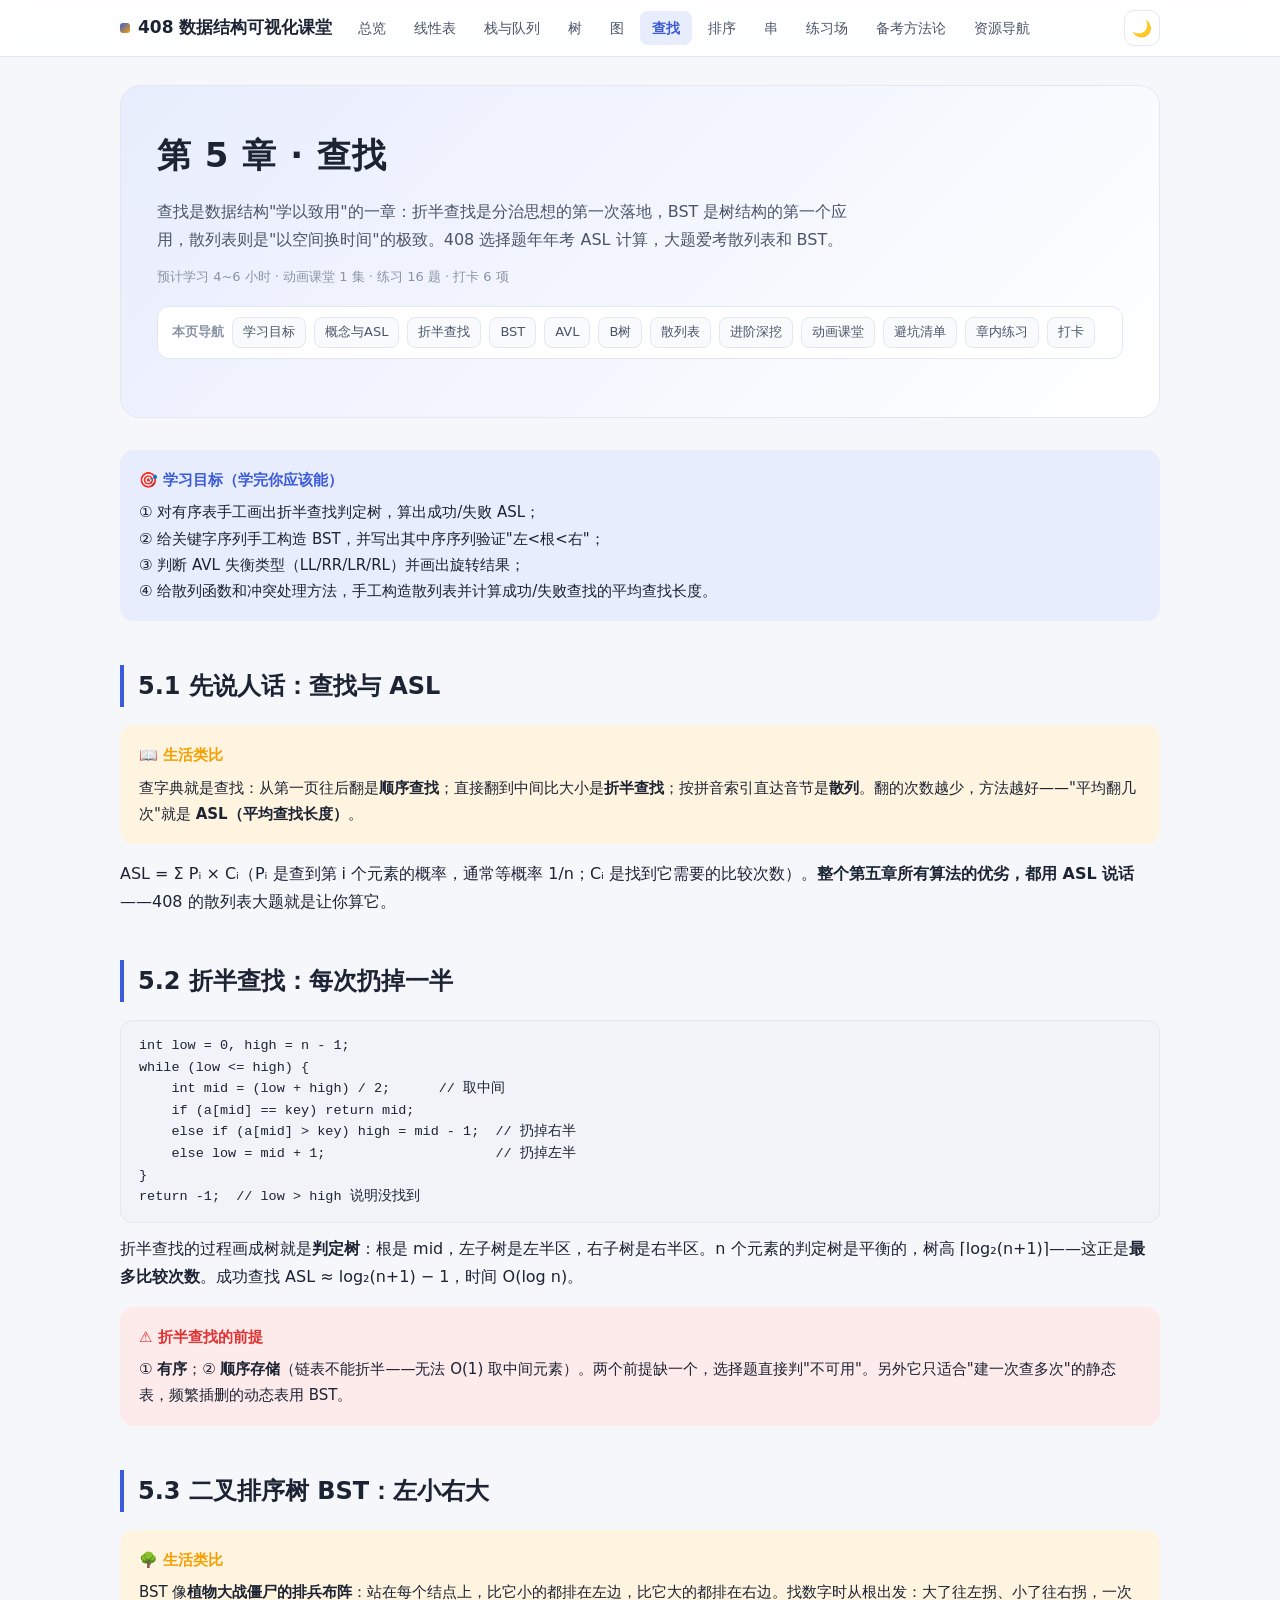
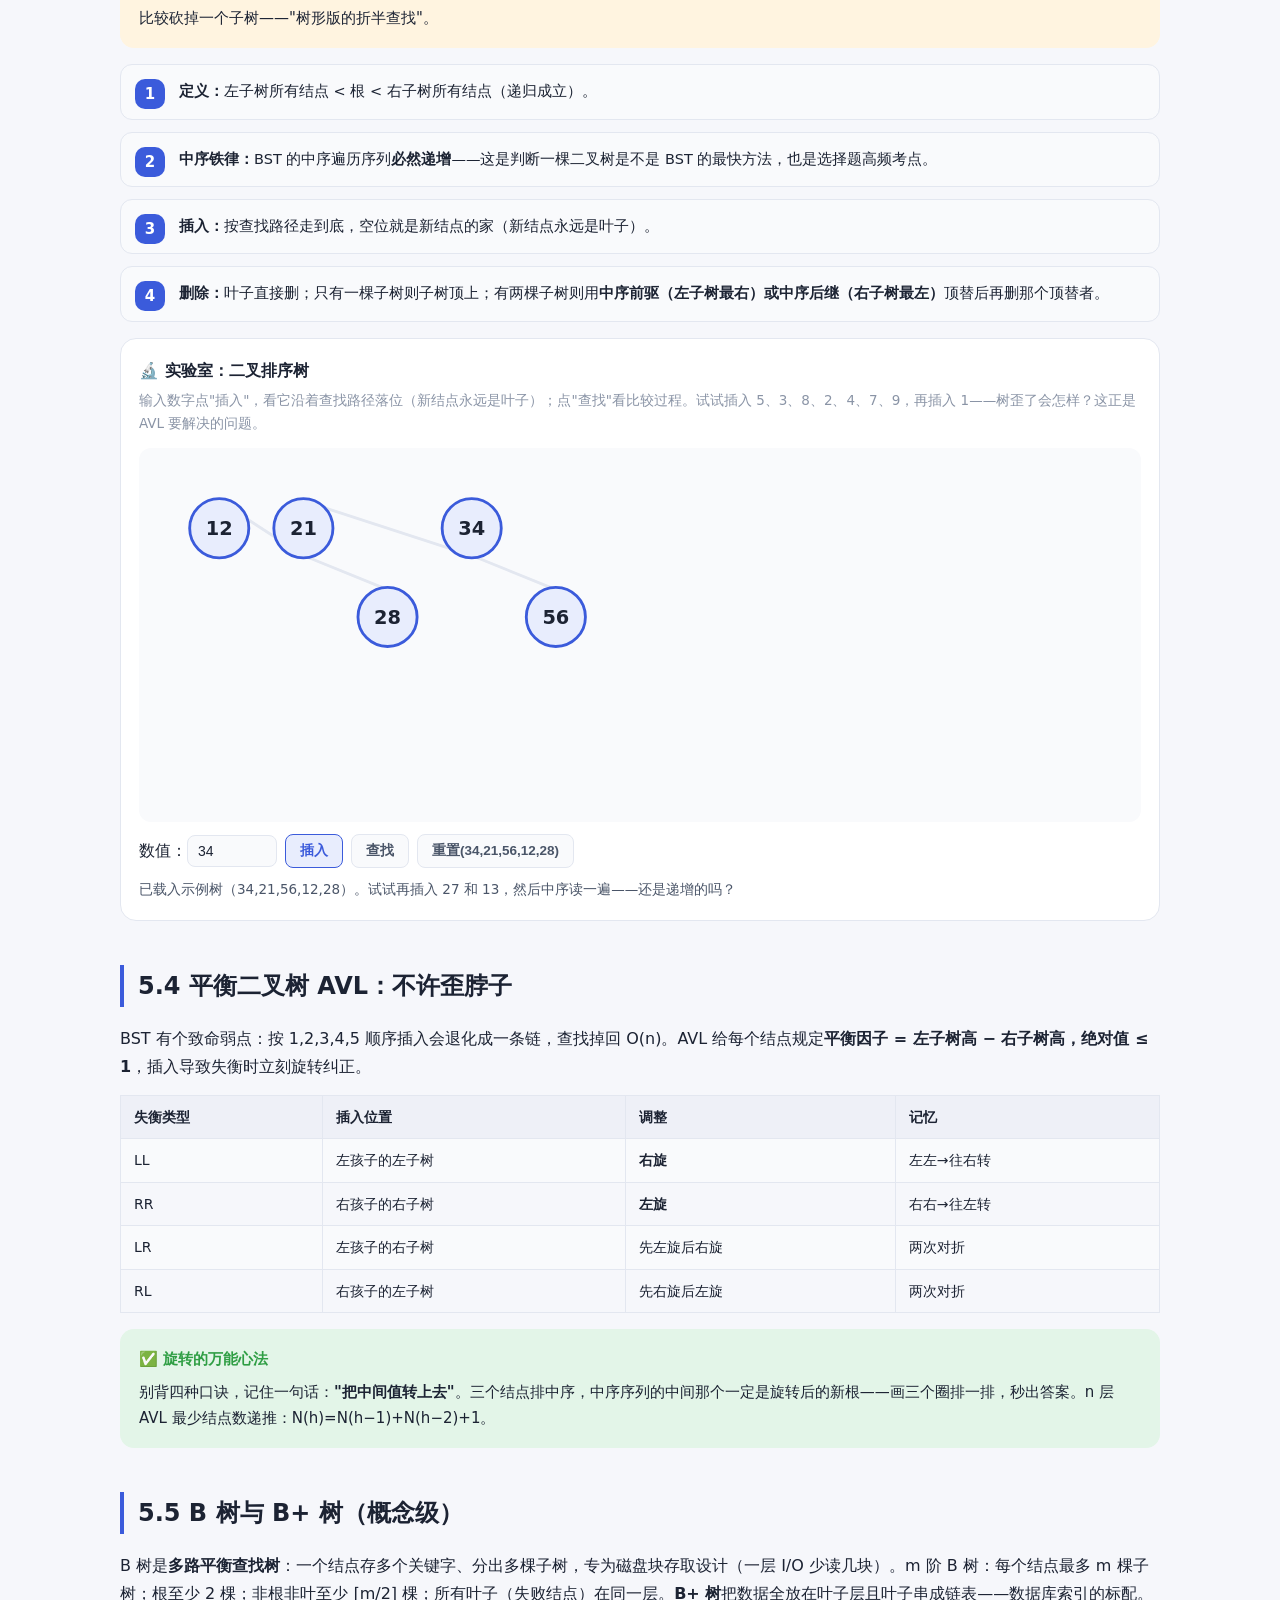
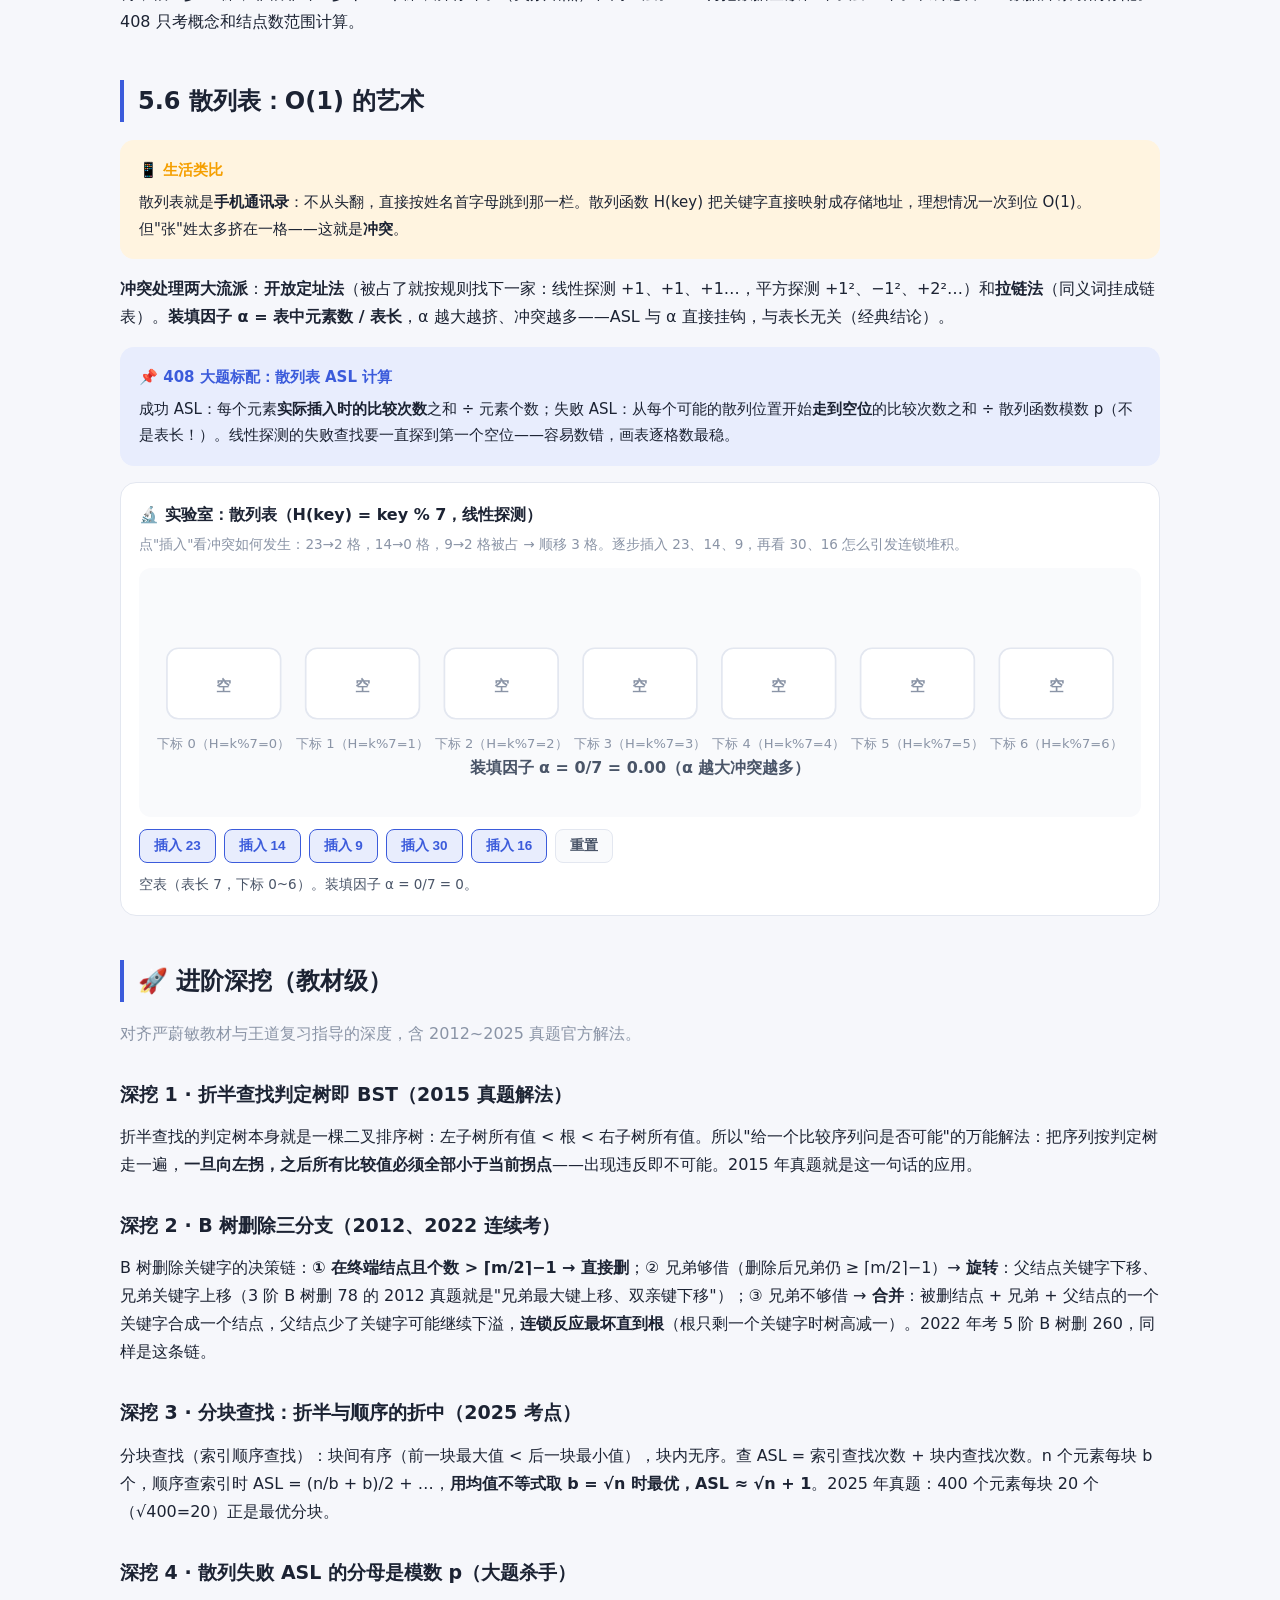
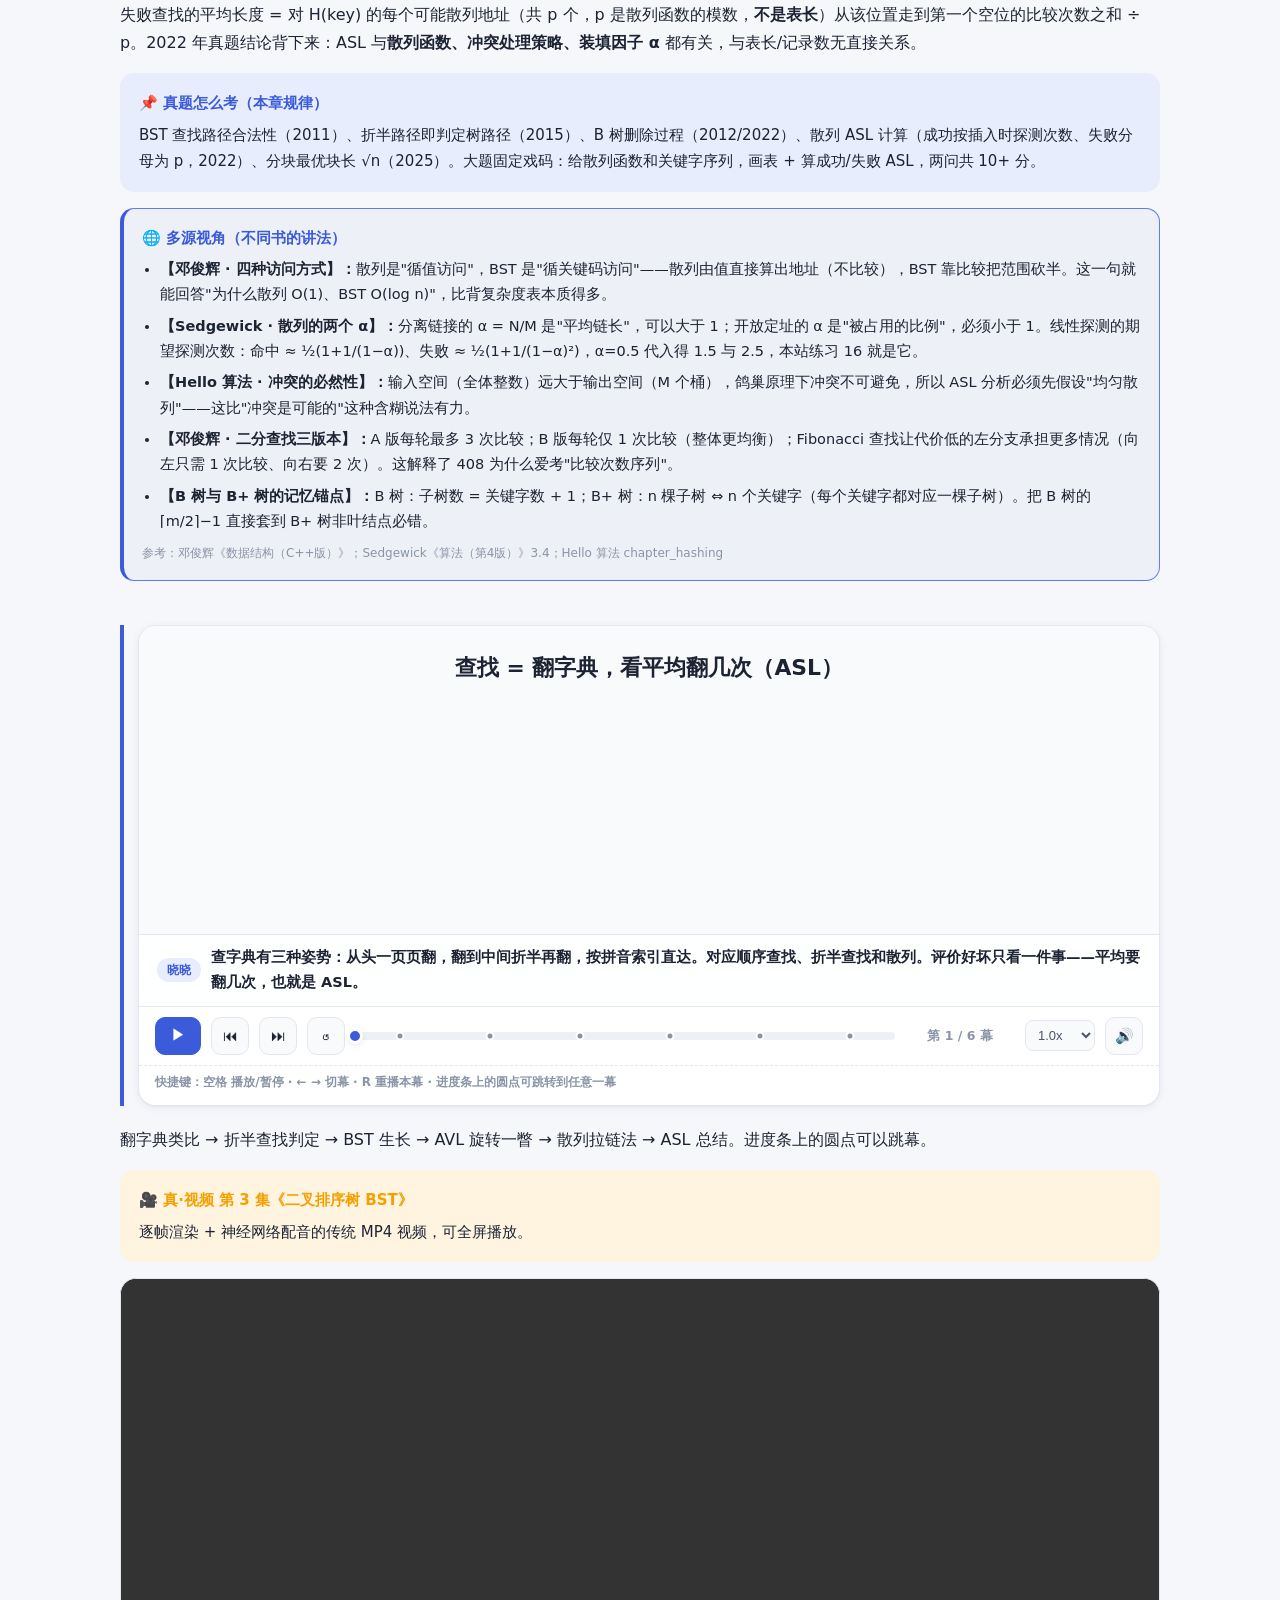
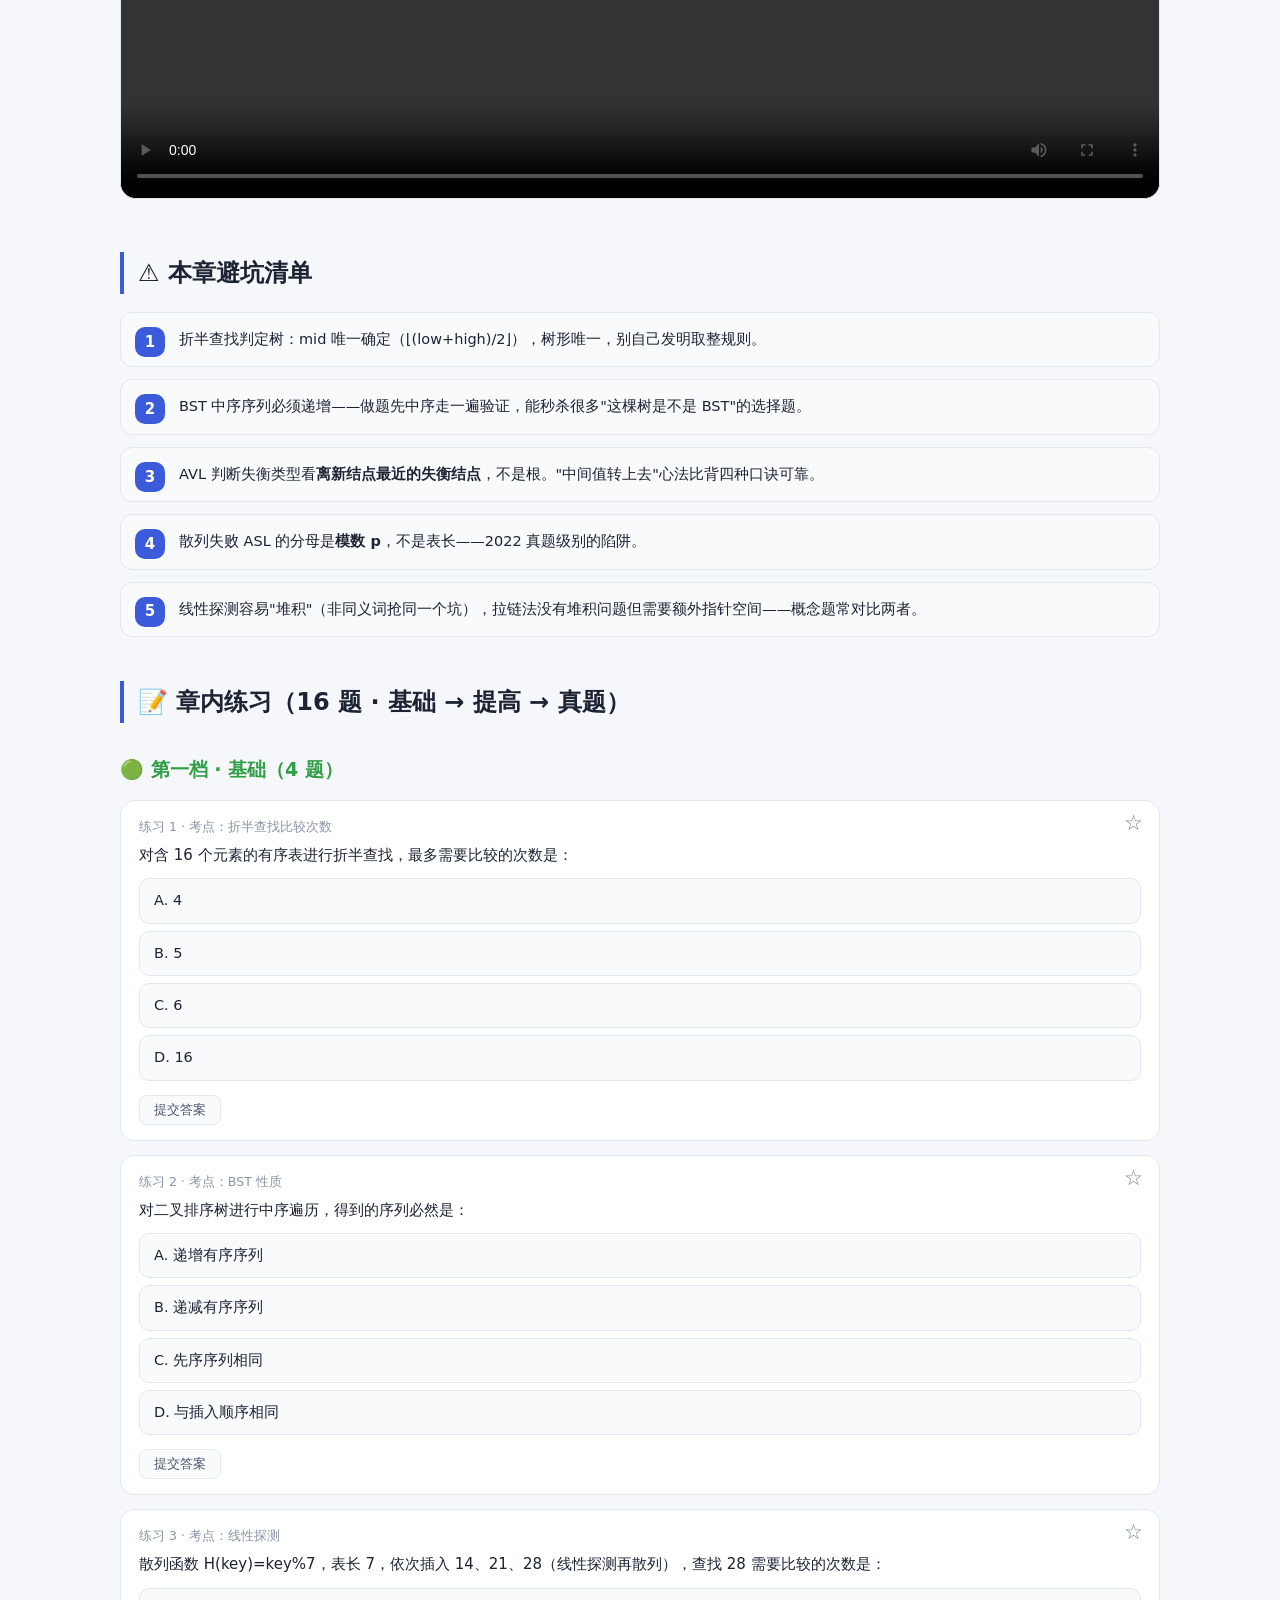
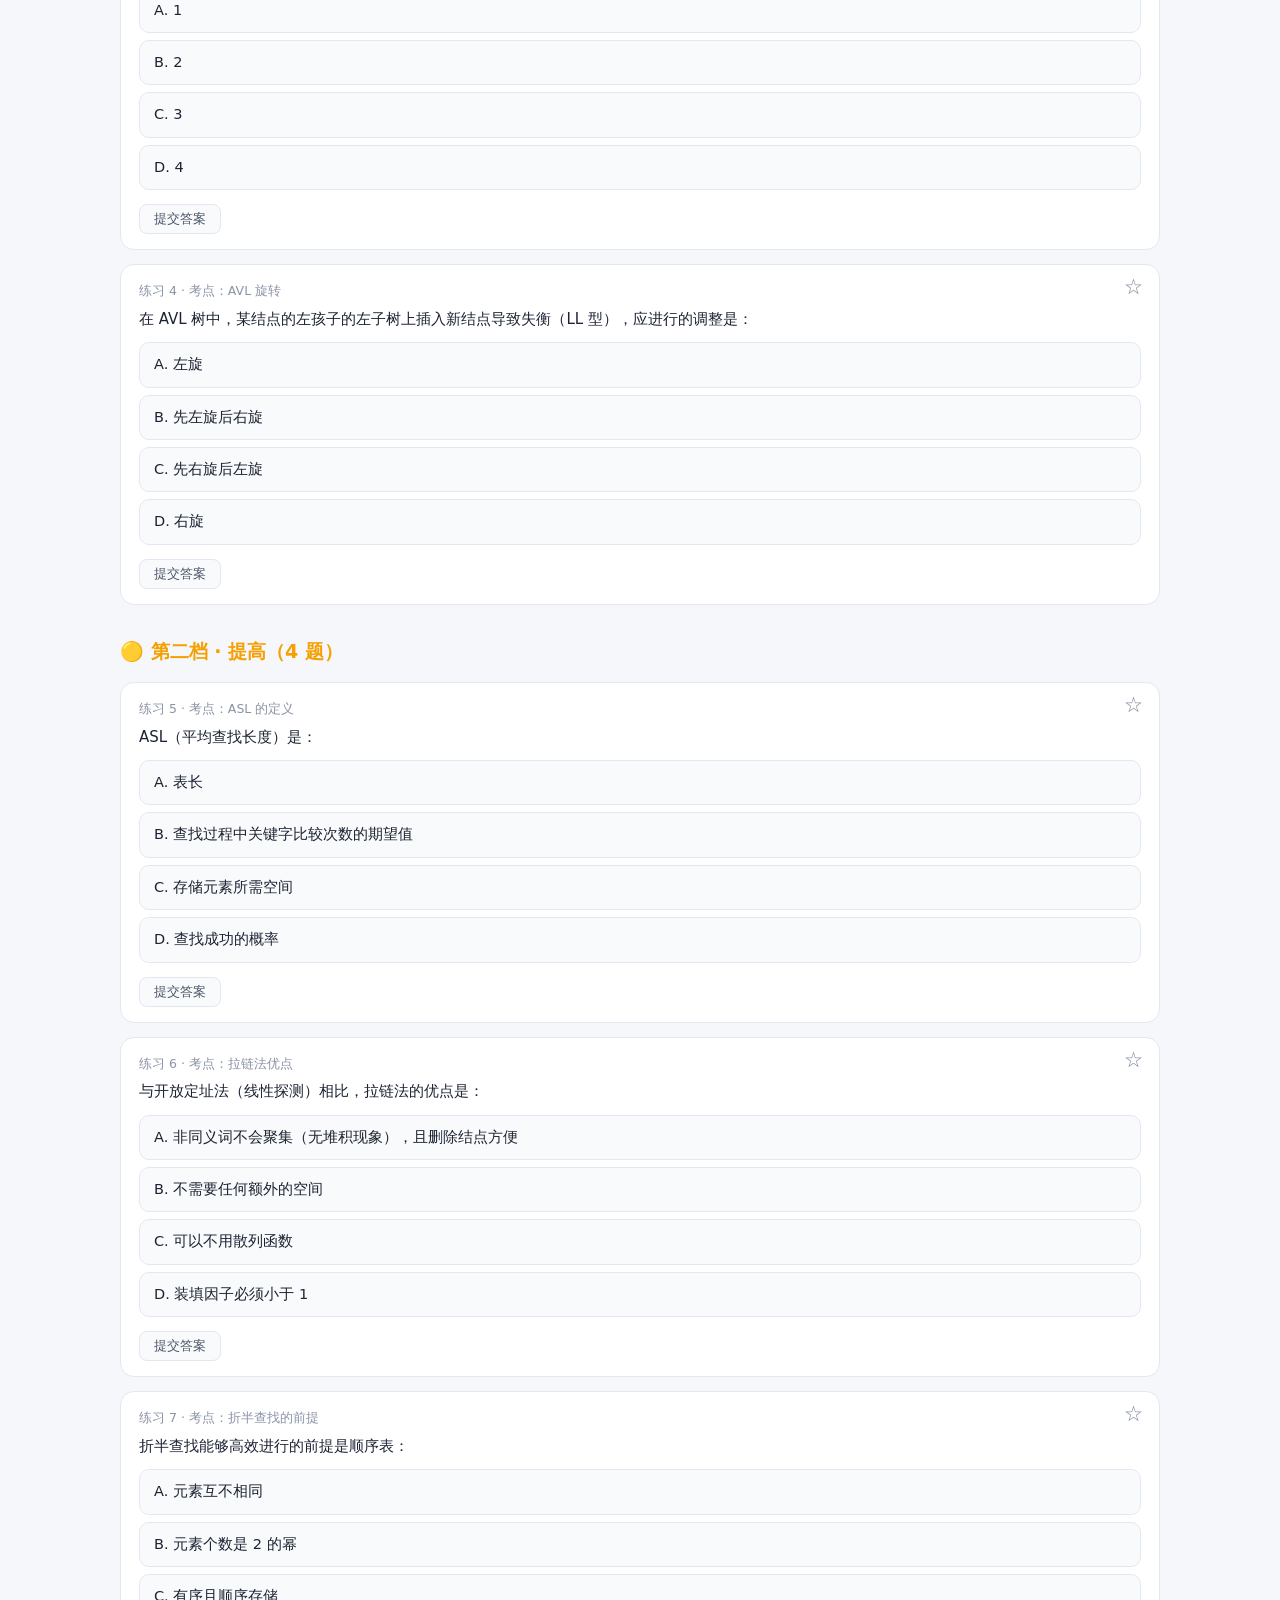
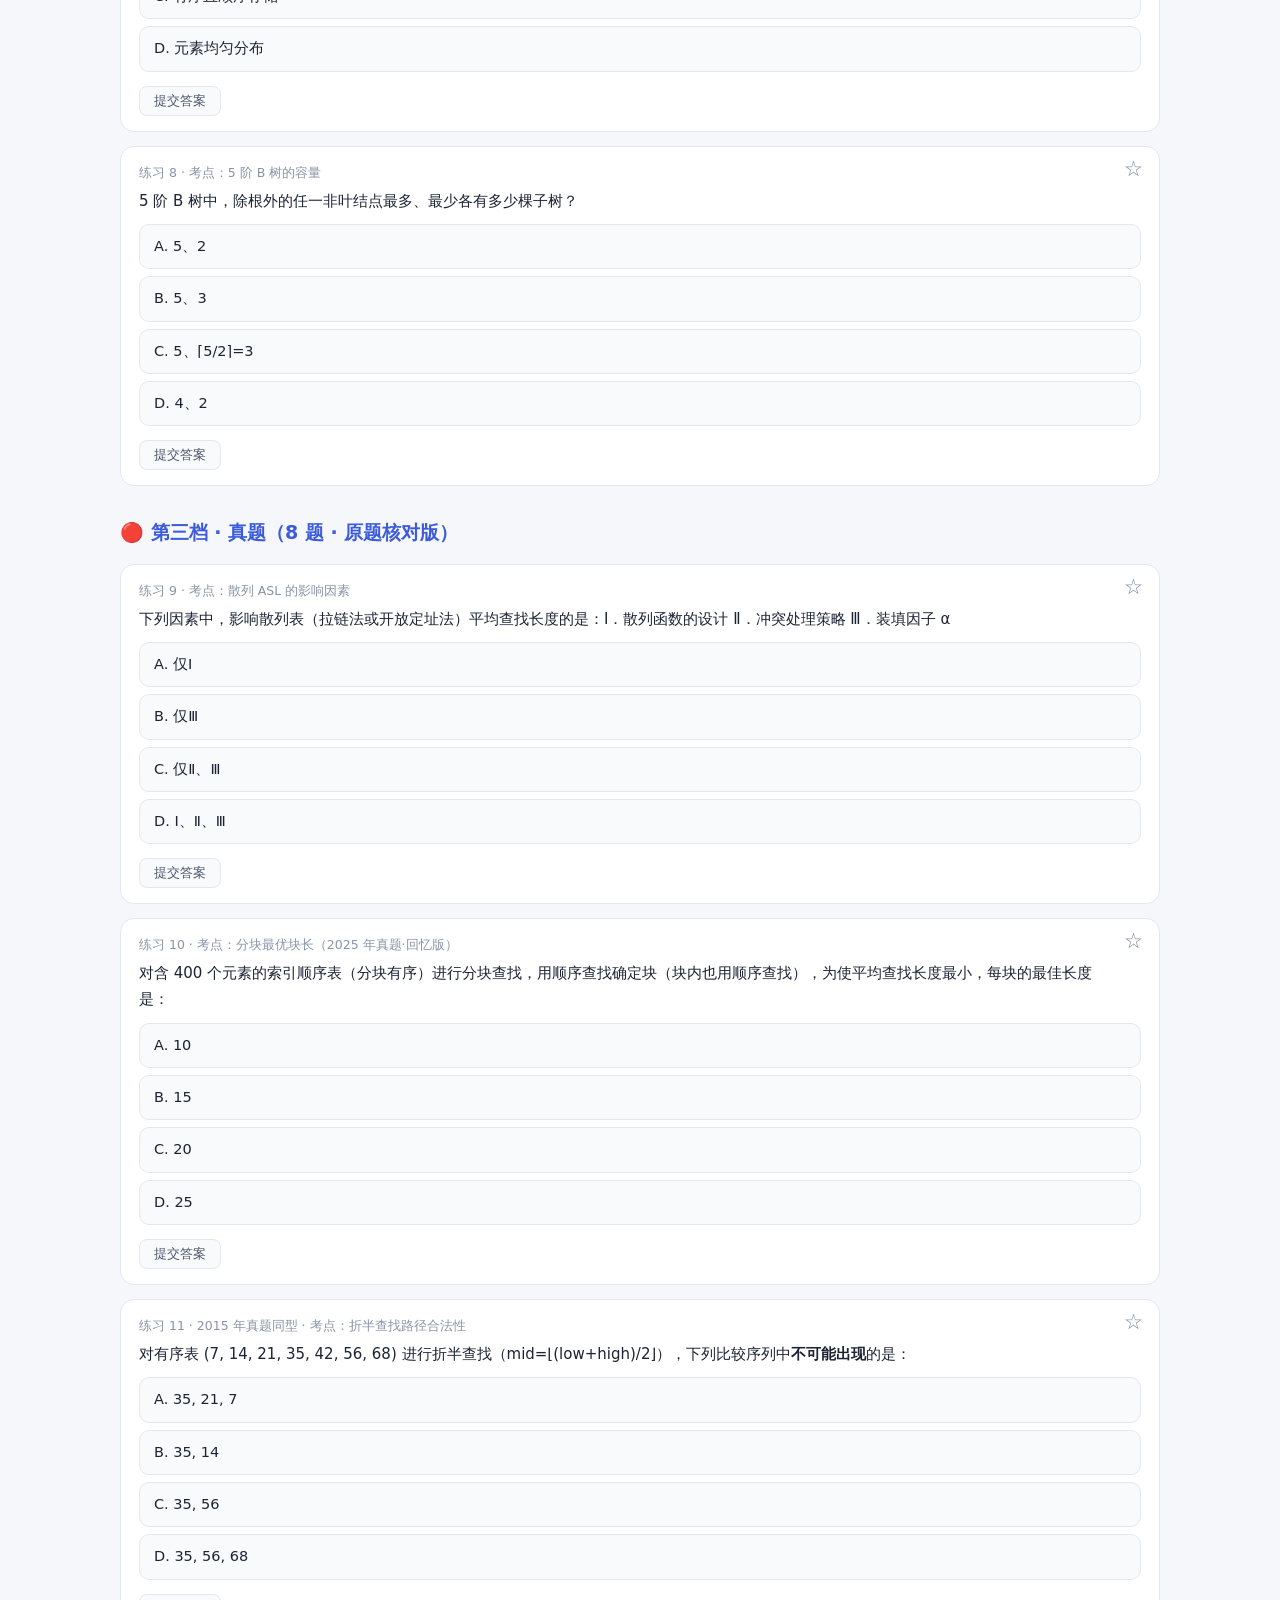
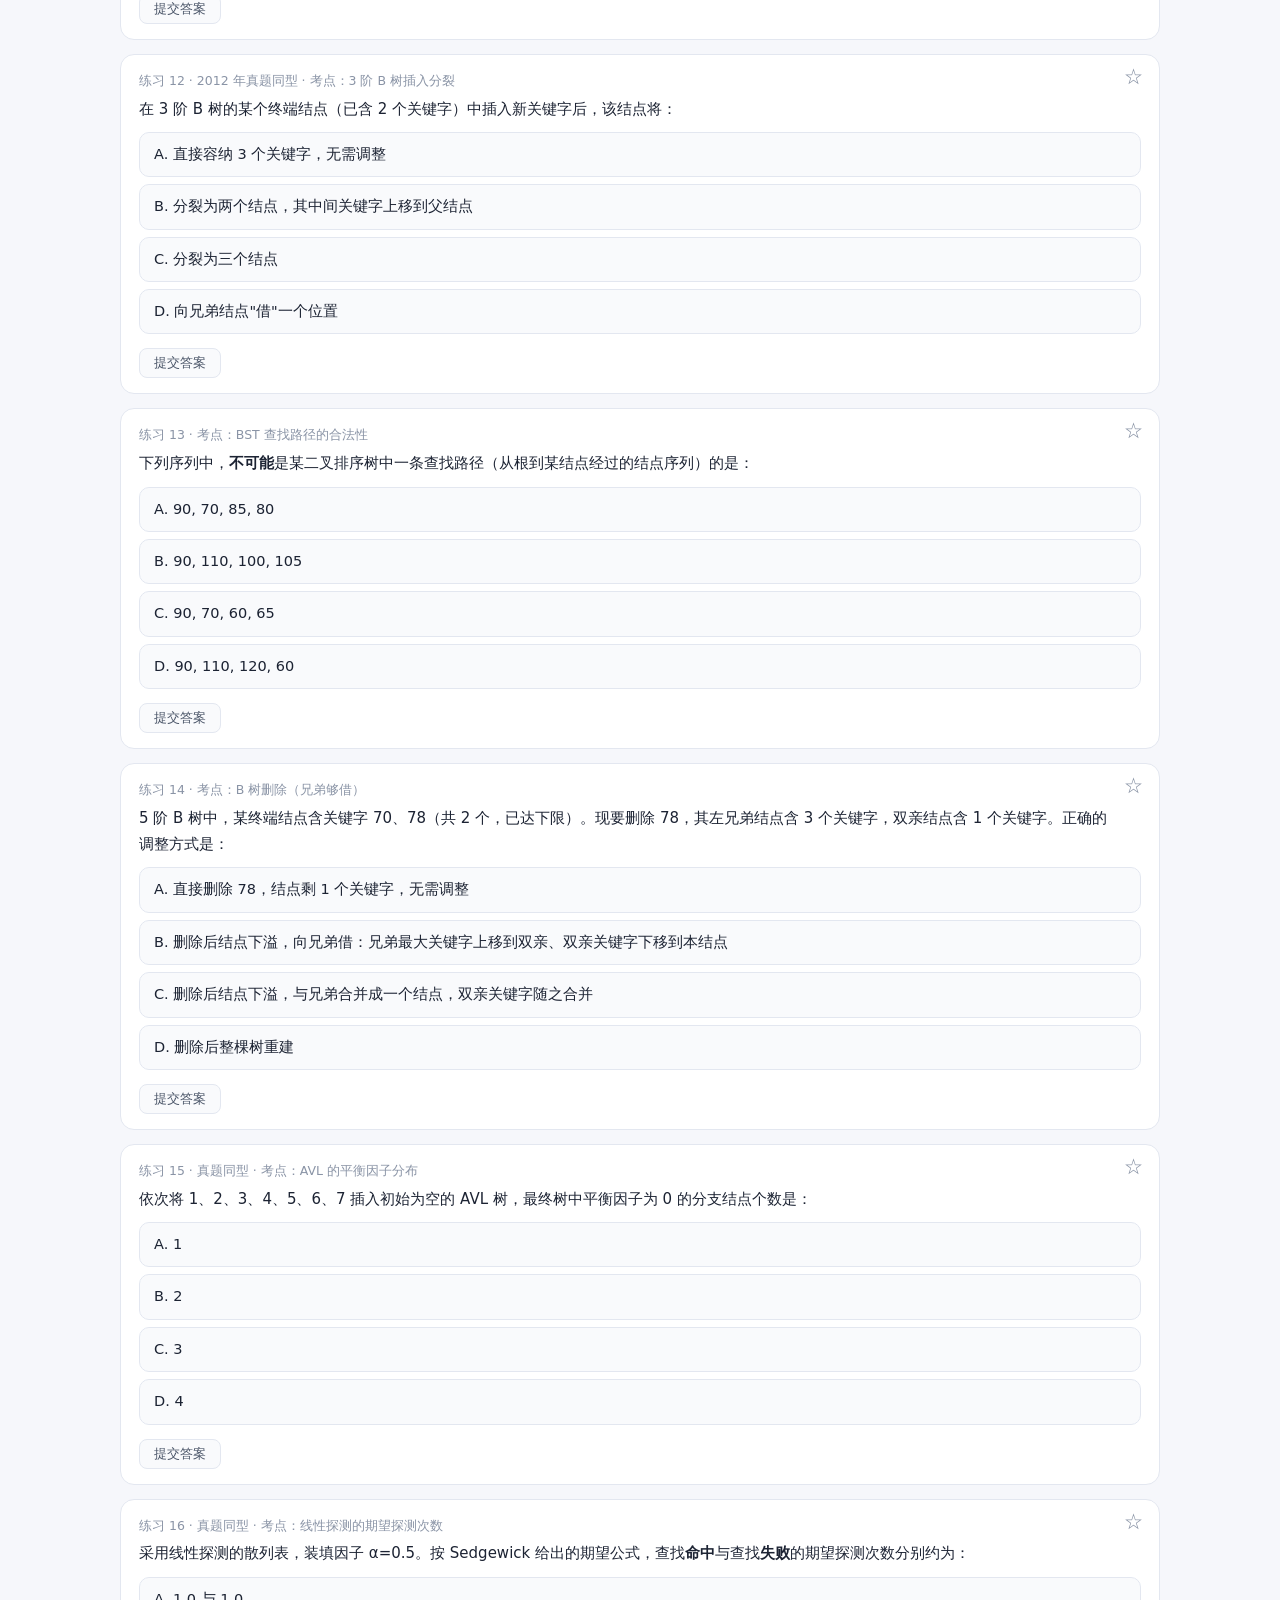
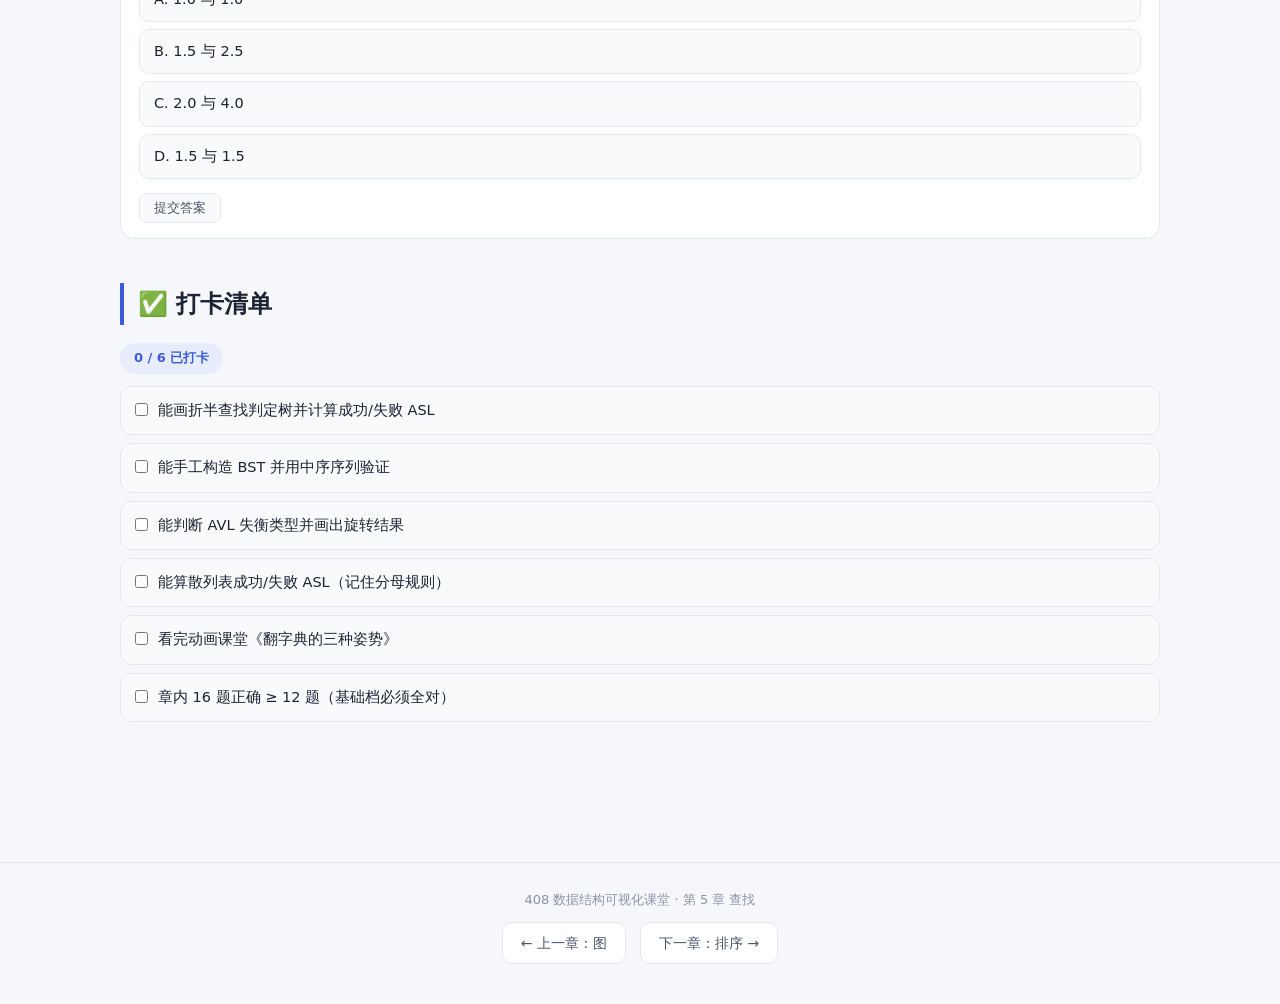
<file: ch05.html>
<!DOCTYPE html>
<html lang="zh-CN" data-theme="light">
<head>
<meta charset="UTF-8">
<meta name="viewport" content="width=device-width, initial-scale=1.0">
<title>第 5 章 查找 · 408 数据结构可视化课堂</title>
<link rel="stylesheet" href="assets/style.css?v=4">
</head>
<body>
<nav class="topbar"><div class="topbar-inner">
  <a class="logo" href="index.html"><span class="dot"></span>408 数据结构可视化课堂</a>
  <div class="nav-links">
    <a href="index.html">总览</a><a href="ch01.html">线性表</a><a href="ch02.html">栈与队列</a><a href="ch03.html">树</a><a href="ch04.html">图</a><a href="ch05.html">查找</a><a href="ch06.html">排序</a><a href="ch07.html">串</a><a href="practice.html">练习场</a><a href="method.html">备考方法论</a><a href="resources.html">资源导航</a>
  </div>
  <button class="theme-btn" title="切换明暗主题">🌙</button>
</div></nav>

<div class="wrap">
  <div class="hero">
    <h1>第 5 章 · 查找</h1>
    <p>查找是数据结构"学以致用"的一章：折半查找是分治思想的第一次落地，BST 是树结构的第一个应用，散列表则是"以空间换时间"的极致。408 选择题年年考 ASL 计算，大题爱考散列表和 BST。</p>
    <p class="tagline">预计学习 4~6 小时 · 动画课堂 1 集 · 练习 16 题 · 打卡 6 项</p>
    <div class="toc"><span class="toc-label">本页导航</span><a href="#goal">学习目标</a><a href="#s1">概念与ASL</a><a href="#s2">折半查找</a><a href="#s3">BST</a><a href="#s4">AVL</a><a href="#s5">B树</a><a href="#s6">散列表</a><a href="#deep">进阶深挖</a><a href="#lesson">动画课堂</a><a href="#pit">避坑清单</a><a href="#quiz">章内练习</a><a href="#ck">打卡</a></div>
  </div>

  <div class="callout exam" id="goal"><div class="co-title">🎯 学习目标（学完你应该能）</div>
  ① 对有序表手工画出折半查找判定树，算出成功/失败 ASL；<br>
  ② 给关键字序列手工构造 BST，并写出其中序序列验证"左<根<右"；<br>
  ③ 判断 AVL 失衡类型（LL/RR/LR/RL）并画出旋转结果；<br>
  ④ 给散列函数和冲突处理方法，手工构造散列表并计算成功/失败查找的平均查找长度。</div>

  <h2 class="sec" id="s1">5.1 先说人话：查找与 ASL</h2>
  <div class="callout life"><div class="co-title">📖 生活类比</div>
  查字典就是查找：从第一页往后翻是<b>顺序查找</b>；直接翻到中间比大小是<b>折半查找</b>；按拼音索引直达音节是<b>散列</b>。翻的次数越少，方法越好——"平均翻几次"就是 <b>ASL（平均查找长度）</b>。</div>
  <p>ASL = Σ Pᵢ × Cᵢ（Pᵢ 是查到第 i 个元素的概率，通常等概率 1/n；Cᵢ 是找到它需要的比较次数）。<b>整个第五章所有算法的优劣，都用 ASL 说话</b>——408 的散列表大题就是让你算它。</p>

  <h2 class="sec" id="s2">5.2 折半查找：每次扔掉一半</h2>
  <pre class="code">int low = 0, high = n - 1;
while (low <= high) {
    int mid = (low + high) / 2;      // 取中间
    if (a[mid] == key) return mid;
    else if (a[mid] > key) high = mid - 1;  // 扔掉右半
    else low = mid + 1;                     // 扔掉左半
}
return -1;  // low > high 说明没找到</pre>
  <p>折半查找的过程画成树就是<b>判定树</b>：根是 mid，左子树是左半区，右子树是右半区。n 个元素的判定树是平衡的，树高 ⌈log₂(n+1)⌉——这正是<b>最多比较次数</b>。成功查找 ASL ≈ log₂(n+1) − 1，时间 O(log n)。</p>
  <div class="callout warn"><div class="co-title">⚠️ 折半查找的前提</div>
  ① <b>有序</b>；② <b>顺序存储</b>（链表不能折半——无法 O(1) 取中间元素）。两个前提缺一个，选择题直接判"不可用"。另外它只适合"建一次查多次"的静态表，频繁插删的动态表用 BST。</div>

  <h2 class="sec" id="s3">5.3 二叉排序树 BST：左小右大</h2>
  <div class="callout life"><div class="co-title">🌳 生活类比</div>
  BST 像<b>植物大战僵尸的排兵布阵</b>：站在每个结点上，比它小的都排在左边，比它大的都排在右边。找数字时从根出发：大了往左拐、小了往右拐，一次比较砍掉一个子树——"树形版的折半查找"。</div>
  <div class="steps">
    <div class="step"><b>定义：</b>左子树所有结点 &lt; 根 &lt; 右子树所有结点（递归成立）。</div>
    <div class="step"><b>中序铁律：</b>BST 的中序遍历序列<b>必然递增</b>——这是判断一棵二叉树是不是 BST 的最快方法，也是选择题高频考点。</div>
    <div class="step"><b>插入：</b>按查找路径走到底，空位就是新结点的家（新结点永远是叶子）。</div>
    <div class="step"><b>删除：</b>叶子直接删；只有一棵子树则子树顶上；有两棵子树则用<b>中序前驱（左子树最右）或中序后继（右子树最左）</b>顶替后再删那个顶替者。</div>
  </div>
  <div class="demo" id="demo-bst">
    <div class="demo-title">🔬 实验室：二叉排序树</div>
    <div class="demo-desc">输入数字点"插入"，看它沿着查找路径落位（新结点永远是叶子）；点"查找"看比较过程。试试插入 5、3、8、2、4、7、9，再插入 1——树歪了会怎样？这正是 AVL 要解决的问题。</div>
    <div class="demo-stage"><svg id="bst-svg" viewBox="0 0 860 300" width="100%"></svg></div>
    <div class="demo-ctrl">
      <label>数值：<input id="bst-val" type="number" value="34"></label>
      <button id="bst-ins">插入</button>
      <button id="bst-find" class="ghost">查找</button>
      <button id="bst-reset" class="ghost">重置(34,21,56,12,28)</button>
    </div>
    <div class="demo-note" id="bst-note">当前树：空。先点"重置"载入示例树。</div>
  </div>

  <h2 class="sec" id="s4">5.4 平衡二叉树 AVL：不许歪脖子</h2>
  <p>BST 有个致命弱点：按 1,2,3,4,5 顺序插入会退化成一条链，查找掉回 O(n)。AVL 给每个结点规定<b>平衡因子 = 左子树高 − 右子树高，绝对值 ≤ 1</b>，插入导致失衡时立刻旋转纠正。</p>
  <table class="tbl">
    <tr><th>失衡类型</th><th>插入位置</th><th>调整</th><th>记忆</th></tr>
    <tr><td>LL</td><td>左孩子的左子树</td><td><b>右旋</b></td><td>左左→往右转</td></tr>
    <tr><td>RR</td><td>右孩子的右子树</td><td><b>左旋</b></td><td>右右→往左转</td></tr>
    <tr><td>LR</td><td>左孩子的右子树</td><td>先左旋后右旋</td><td>两次对折</td></tr>
    <tr><td>RL</td><td>右孩子的左子树</td><td>先右旋后左旋</td><td>两次对折</td></tr>
  </table>
  <div class="callout ok"><div class="co-title">✅ 旋转的万能心法</div>
  别背四种口诀，记住一句话：<b>"把中间值转上去"</b>。三个结点排中序，中序序列的中间那个一定是旋转后的新根——画三个圈排一排，秒出答案。n 层 AVL 最少结点数递推：N(h)=N(h−1)+N(h−2)+1。</div>

  <h2 class="sec" id="s5">5.5 B 树与 B+ 树（概念级）</h2>
  <p>B 树是<b>多路平衡查找树</b>：一个结点存多个关键字、分出多棵子树，专为磁盘块存取设计（一层 I/O 少读几块）。m 阶 B 树：每个结点最多 m 棵子树；根至少 2 棵；非根非叶至少 ⌈m/2⌉ 棵；所有叶子（失败结点）在同一层。<b>B+ 树</b>把数据全放在叶子层且叶子串成链表——数据库索引的标配。408 只考概念和结点数范围计算。</p>

  <h2 class="sec" id="s6">5.6 散列表：O(1) 的艺术</h2>
  <div class="callout life"><div class="co-title">📱 生活类比</div>
  散列表就是<b>手机通讯录</b>：不从头翻，直接按姓名首字母跳到那一栏。散列函数 H(key) 把关键字直接映射成存储地址，理想情况一次到位 O(1)。但"张"姓太多挤在一格——这就是<b>冲突</b>。</div>
  <p><b>冲突处理两大流派</b>：<b>开放定址法</b>（被占了就按规则找下一家：线性探测 +1、+1、+1…，平方探测 +1²、−1²、+2²…）和<b>拉链法</b>（同义词挂成链表）。<b>装填因子 α = 表中元素数 / 表长</b>，α 越大越挤、冲突越多——ASL 与 α 直接挂钩，与表长无关（经典结论）。</p>
  <div class="callout exam"><div class="co-title">📌 408 大题标配：散列表 ASL 计算</div>
  成功 ASL：每个元素<b>实际插入时的比较次数</b>之和 ÷ 元素个数；失败 ASL：从每个可能的散列位置开始<b>走到空位</b>的比较次数之和 ÷ 散列函数模数 p（不是表长！）。线性探测的失败查找要一直探到第一个空位——容易数错，画表逐格数最稳。</div>

  <div class="demo" id="demo-hash">
    <div class="demo-title">🔬 实验室：散列表（H(key) = key % 7，线性探测）</div>
    <div class="demo-desc">点"插入"看冲突如何发生：23→2 格，14→0 格，9→2 格被占 → 顺移 3 格。逐步插入 23、14、9，再看 30、16 怎么引发连锁堆积。</div>
    <div class="demo-stage"><svg id="hash-svg" viewBox="0 0 860 190" width="100%"></svg></div>
    <div class="demo-ctrl">
      <button data-hv="23">插入 23</button>
      <button data-hv="14">插入 14</button>
      <button data-hv="9">插入 9</button>
      <button data-hv="30">插入 30</button>
      <button data-hv="16">插入 16</button>
      <button id="hash-reset" class="ghost">重置</button>
    </div>
    <div class="demo-note" id="hash-note">空表（表长 7，下标 0~6）。装填因子 α = 0/7 = 0。</div>
  </div>

  <h2 class="sec" id="deep">🚀 进阶深挖（教材级）</h2>
  <p class="muted">对齐严蔚敏教材与王道复习指导的深度，含 2012~2025 真题官方解法。</p>
  <h3 class="sub">深挖 1 · 折半查找判定树即 BST（2015 真题解法）</h3>
  <p>折半查找的判定树本身就是一棵二叉排序树：左子树所有值 &lt; 根 &lt; 右子树所有值。所以"给一个比较序列问是否可能"的万能解法：把序列按判定树走一遍，<b>一旦向左拐，之后所有比较值必须全部小于当前拐点</b>——出现违反即不可能。2015 年真题就是这一句话的应用。</p>
  <h3 class="sub">深挖 2 · B 树删除三分支（2012、2022 连续考）</h3>
  <p>B 树删除关键字的决策链：<b>① 在终端结点且个数 > ⌈m/2⌉−1 → 直接删</b>；② 兄弟够借（删除后兄弟仍 ≥ ⌈m/2⌉−1）→ <b>旋转</b>：父结点关键字下移、兄弟关键字上移（3 阶 B 树删 78 的 2012 真题就是"兄弟最大键上移、双亲键下移"）；③ 兄弟不够借 → <b>合并</b>：被删结点 + 兄弟 + 父结点的一个关键字合成一个结点，父结点少了关键字可能继续下溢，<b>连锁反应最坏直到根</b>（根只剩一个关键字时树高减一）。2022 年考 5 阶 B 树删 260，同样是这条链。</p>
  <h3 class="sub">深挖 3 · 分块查找：折半与顺序的折中（2025 考点）</h3>
  <p>分块查找（索引顺序查找）：块间有序（前一块最大值 &lt; 后一块最小值），块内无序。查 ASL = 索引查找次数 + 块内查找次数。n 个元素每块 b 个，顺序查索引时 ASL = (n/b + b)/2 + …，<b>用均值不等式取 b = √n 时最优，ASL ≈ √n + 1</b>。2025 年真题：400 个元素每块 20 个（√400=20）正是最优分块。</p>
  <h3 class="sub">深挖 4 · 散列失败 ASL 的分母是模数 p（大题杀手）</h3>
  <p>失败查找的平均长度 = 对 H(key) 的每个可能散列地址（共 p 个，p 是散列函数的模数，<b>不是表长</b>）从该位置走到第一个空位的比较次数之和 ÷ p。2022 年真题结论背下来：ASL 与<b>散列函数、冲突处理策略、装填因子 α</b> 都有关，与表长/记录数无直接关系。</p>
  <div class="callout exam"><div class="co-title">📌 真题怎么考（本章规律）</div>
  BST 查找路径合法性（2011）、折半路径即判定树路径（2015）、B 树删除过程（2012/2022）、散列 ASL 计算（成功按插入时探测次数、失败分母为 p，2022）、分块最优块长 √n（2025）。大题固定戏码：给散列函数和关键字序列，画表 + 算成功/失败 ASL，两问共 10+ 分。</div>

  <div class="callout views"><div class="co-title">🌐 多源视角（不同书的讲法）</div>
  <ul>
    <li><b>【邓俊辉 · 四种访问方式】：</b>散列是"循值访问"，BST 是"循关键码访问"——散列由值直接算出地址（不比较），BST 靠比较把范围砍半。这一句就能回答"为什么散列 O(1)、BST O(log n)"，比背复杂度表本质得多。</li>
    <li><b>【Sedgewick · 散列的两个 α】：</b>分离链接的 α = N/M 是"平均链长"，可以大于 1；开放定址的 α 是"被占用的比例"，必须小于 1。线性探测的期望探测次数：命中 ≈ ½(1+1/(1−α))、失败 ≈ ½(1+1/(1−α)²)，α=0.5 代入得 1.5 与 2.5，本站练习 16 就是它。</li>
    <li><b>【Hello 算法 · 冲突的必然性】：</b>输入空间（全体整数）远大于输出空间（M 个桶），鸽巢原理下冲突不可避免，所以 ASL 分析必须先假设"均匀散列"——这比"冲突是可能的"这种含糊说法有力。</li>
    <li><b>【邓俊辉 · 二分查找三版本】：</b>A 版每轮最多 3 次比较；B 版每轮仅 1 次比较（整体更均衡）；Fibonacci 查找让代价低的左分支承担更多情况（向左只需 1 次比较、向右要 2 次）。这解释了 408 为什么爱考"比较次数序列"。</li>
    <li><b>【B 树与 B+ 树的记忆锚点】：</b>B 树：子树数 = 关键字数 + 1；B+ 树：n 棵子树 ⇔ n 个关键字（每个关键字都对应一棵子树）。把 B 树的 ⌈m/2⌉−1 直接套到 B+ 树非叶结点必错。</li>
  </ul>
  <div class="src">参考：邓俊辉《数据结构（C++版）》；Sedgewick《算法（第4版）》3.4；Hello 算法 chapter_hashing</div></div>

  <h2 class="sec" id="lesson">🎬 动画课堂 · 第 5 集《翻字典的三种姿势》</h2>
  <p>翻字典类比 → 折半查找判定 → BST 生长 → AVL 旋转一瞥 → 散列拉链法 → ASL 总结。进度条上的圆点可以跳幕。</p>
  <div id="lesson"></div>

  <div class="callout life"><div class="co-title">🎥 真·视频 第 3 集《二叉排序树 BST》</div>
  逐帧渲染 + 神经网络配音的传统 MP4 视频，可全屏播放。</div>
  <video controls preload="metadata" src="mp4/ep03-bst.mp4" style="width:100%;border-radius:16px;border:1px solid var(--line);background:#000"></video>

  <h2 class="sec" id="pit">⚠️ 本章避坑清单</h2>
  <div class="steps">
    <div class="step">折半查找判定树：mid 唯一确定（⌊(low+high)/2⌋），树形唯一，别自己发明取整规则。</div>
    <div class="step">BST 中序序列必须递增——做题先中序走一遍验证，能秒杀很多"这棵树是不是 BST"的选择题。</div>
    <div class="step">AVL 判断失衡类型看<b>离新结点最近的失衡结点</b>，不是根。"中间值转上去"心法比背四种口诀可靠。</div>
    <div class="step">散列失败 ASL 的分母是<b>模数 p</b>，不是表长——2022 真题级别的陷阱。</div>
    <div class="step">线性探测容易"堆积"（非同义词抢同一个坑），拉链法没有堆积问题但需要额外指针空间——概念题常对比两者。</div>
  </div>

  <h2 class="sec" id="quiz">📝 章内练习（16 题 · 基础 → 提高 → 真题）</h2>
  <h3 class="sub" style="color:var(--green)">🟢 第一档 · 基础（4 题）</h3>
  <div class="quiz" data-answer="B" data-diff="basic">
    <div class="q-head"><div class="q-tag">练习 1 · 考点：折半查找比较次数</div>
    对含 16 个元素的有序表进行折半查找，最多需要比较的次数是：</div>
    <div class="opts">
      <div class="opt" data-opt="A">A. 4</div>
      <div class="opt" data-opt="B">B. 5</div>
      <div class="opt" data-opt="C">C. 6</div>
      <div class="opt" data-opt="D">D. 16</div>
    </div>
    <div class="q-foot"><button class="btn-ans">提交答案</button><span class="q-res"></span></div>
    <div class="q-exp"><b>解析：</b>选 B。最多比较次数 = 判定树高度 = ⌈log₂(n+1)⌉ = ⌈log₂17⌉ = 5。验证：2⁴=16 ≥ 17 不成立、2⁵=32 ≥ 17 成立，所以 5 层。</div>
  </div>
  <div class="quiz" data-answer="A" data-diff="basic">
    <div class="q-head"><div class="q-tag">练习 2 · 考点：BST 性质</div>
    对二叉排序树进行中序遍历，得到的序列必然是：</div>
    <div class="opts">
      <div class="opt" data-opt="A">A. 递增有序序列</div>
      <div class="opt" data-opt="B">B. 递减有序序列</div>
      <div class="opt" data-opt="C">C. 先序序列相同</div>
      <div class="opt" data-opt="D">D. 与插入顺序相同</div>
    </div>
    <div class="q-foot"><button class="btn-ans">提交答案</button><span class="q-res"></span></div>
    <div class="q-exp"><b>解析：</b>选 A。"左 &lt; 根 &lt; 右"递归成立 ⇒ 中序=左根右=从小到大。D 是经典错误：插入顺序只影响树形，不决定中序结果。这也是"验证一棵树是否为 BST"的标准手段。</div>
  </div>
  <div class="quiz" data-answer="C" data-diff="mid">
    <div class="q-head"><div class="q-tag">练习 3 · 考点：线性探测</div>
    散列函数 H(key)=key%7，表长 7，依次插入 14、21、28（线性探测再散列），查找 28 需要比较的次数是：</div>
    <div class="opts">
      <div class="opt" data-opt="A">A. 1</div>
      <div class="opt" data-opt="B">B. 2</div>
      <div class="opt" data-opt="C">C. 3</div>
      <div class="opt" data-opt="D">D. 4</div>
    </div>
    <div class="q-foot"><button class="btn-ans">提交答案</button><span class="q-res"></span></div>
    <div class="q-exp"><b>解析：</b>选 C。14%7=0 → 下标0；21%7=0 冲突 → 下标1；28%7=0 冲突 → 探下标1又冲突 → 下标2。查找 28 时也要从 H(28)=0 开始：比下标0（14，不等）、下标1（21，不等）、下标2（28，命中）——共 3 次。三个"同模数"挤成一串，正是线性探测的堆积现象。</div>
  </div>
  <div class="quiz" data-answer="D" data-diff="mid">
    <div class="q-head"><div class="q-tag">练习 4 · 考点：AVL 旋转</div>
    在 AVL 树中，某结点的左孩子的左子树上插入新结点导致失衡（LL 型），应进行的调整是：</div>
    <div class="opts">
      <div class="opt" data-opt="A">A. 左旋</div>
      <div class="opt" data-opt="B">B. 先左旋后右旋</div>
      <div class="opt" data-opt="C">C. 先右旋后左旋</div>
      <div class="opt" data-opt="D">D. 右旋</div>
    </div>
    <div class="q-foot"><button class="btn-ans">提交答案</button><span class="q-res"></span></div>
    <div class="q-exp"><b>解析：</b>选 D。LL 型（左边太重）→ 右旋；RR 型 → 左旋；LR/RL 型 → 两次对折。用"中间值转上去"验证：A 的左孩子 B 的左子树 L，三个候选中序为 L、B、A，中间值 B 是新根——正是 B 右旋上去。</div>
  </div>

  <h3 class="sub" style="color:var(--accent)">🟡 第二档 · 提高（4 题）</h3>
  <div class="quiz" data-answer="B" data-diff="basic">
    <div class="q-head"><div class="q-tag">练习 5 · 考点：ASL 的定义</div>
    ASL（平均查找长度）是：</div>
    <div class="opts">
      <div class="opt" data-opt="A">A. 表长</div>
      <div class="opt" data-opt="B">B. 查找过程中关键字比较次数的期望值</div>
      <div class="opt" data-opt="C">C. 存储元素所需空间</div>
      <div class="opt" data-opt="D">D. 查找成功的概率</div>
    </div>
    <div class="q-foot"><button class="btn-ans">提交答案</button><span class="q-res"></span></div>
    <div class="q-exp"><b>解析：</b>选 B。ASL = Σ Pᵢ × Cᵢ，等概率下就是"平均要比较几次"——衡量查找算法好坏的唯一标尺，本章所有结构（折半、BST、AVL、散列）都在比它。</div>
  </div>
  <div class="quiz" data-answer="A" data-diff="basic">
    <div class="q-head"><div class="q-tag">练习 6 · 考点：拉链法优点</div>
    与开放定址法（线性探测）相比，拉链法的优点是：</div>
    <div class="opts">
      <div class="opt" data-opt="A">A. 非同义词不会聚集（无堆积现象），且删除结点方便</div>
      <div class="opt" data-opt="B">B. 不需要任何额外的空间</div>
      <div class="opt" data-opt="C">C. 可以不用散列函数</div>
      <div class="opt" data-opt="D">D. 装填因子必须小于 1</div>
    </div>
    <div class="q-foot"><button class="btn-ans">提交答案</button><span class="q-res"></span></div>
    <div class="q-exp"><b>解析：</b>选 A。拉链法同义词挂链、异义词各归各桶，无一次聚集；删除直接摘链即可。开放定址法删除只能打标记，物理删除会断链。B 错——拉链法需要额外的指针空间。</div>
  </div>
  <div class="quiz" data-answer="C" data-diff="mid">
    <div class="q-head"><div class="q-tag">练习 7 · 考点：折半查找的前提</div>
    折半查找能够高效进行的前提是顺序表：</div>
    <div class="opts">
      <div class="opt" data-opt="A">A. 元素互不相同</div>
      <div class="opt" data-opt="B">B. 元素个数是 2 的幂</div>
      <div class="opt" data-opt="C">C. 有序且顺序存储</div>
      <div class="opt" data-opt="D">D. 元素均匀分布</div>
    </div>
    <div class="q-foot"><button class="btn-ans">提交答案</button><span class="q-res"></span></div>
    <div class="q-exp"><b>解析：</b>选 C。两个前提缺一不可——链表无法 O(1) 取中点，无序则比大小失去意义。缺一个就是"不可用"，概念题钉子户。</div>
  </div>
  <div class="quiz" data-answer="C" data-diff="mid">
    <div class="q-head"><div class="q-tag">练习 8 · 考点：5 阶 B 树的容量</div>
    5 阶 B 树中，除根外的任一非叶结点最多、最少各有多少棵子树？</div>
    <div class="opts">
      <div class="opt" data-opt="A">A. 5、2</div>
      <div class="opt" data-opt="B">B. 5、3</div>
      <div class="opt" data-opt="C">C. 5、⌈5/2⌉=3</div>
      <div class="opt" data-opt="D">D. 4、2</div>
    </div>
    <div class="q-foot"><button class="btn-ans">提交答案</button><span class="q-res"></span></div>
    <div class="q-exp"><b>解析：</b>选 C。m 阶 B 树——最多 m 棵子树、非根非叶至少 ⌈m/2⌉ 棵；对应关键字数 = 子树数 − 1（最多 4 个、最少 2 个）。根最少 2 棵子树。口诀"顶天 m，立地 ⌈m/2⌉，根保底 2"。</div>
  </div>
  <h3 class="sub" style="color:var(--brand)">🔴 第三档 · 真题（8 题 · 原题核对版）</h3>
  <div class="quiz" data-answer="D" data-diff="real" data-year="2022">
    <div class="q-head"><div class="q-tag">练习 9 · 考点：散列 ASL 的影响因素</div>
    下列因素中，影响散列表（拉链法或开放定址法）平均查找长度的是：Ⅰ．散列函数的设计 Ⅱ．冲突处理策略 Ⅲ．装填因子 α</div>
    <div class="opts">
      <div class="opt" data-opt="A">A. 仅Ⅰ</div>
      <div class="opt" data-opt="B">B. 仅Ⅲ</div>
      <div class="opt" data-opt="C">C. 仅Ⅱ、Ⅲ</div>
      <div class="opt" data-opt="D">D. Ⅰ、Ⅱ、Ⅲ</div>
    </div>
    <div class="q-foot"><button class="btn-ans">提交答案</button><span class="q-res"></span></div>
    <div class="q-exp"><b>解析：</b>选 D。三个因素全都影响 ASL；反直觉的结论是"ASL 与表中记录个数无直接关系"——由 α 统一刻画。2022 年原题考的辨析就是这组。</div>
  </div>
  <div class="quiz" data-answer="C" data-diff="real" data-year="2025">
    <div class="q-head"><div class="q-tag">练习 10 · 考点：分块最优块长（2025 年真题·回忆版）</div>
    对含 400 个元素的索引顺序表（分块有序）进行分块查找，用顺序查找确定块（块内也用顺序查找），为使平均查找长度最小，每块的最佳长度是：</div>
    <div class="opts">
      <div class="opt" data-opt="A">A. 10</div>
      <div class="opt" data-opt="B">B. 15</div>
      <div class="opt" data-opt="C">C. 20</div>
      <div class="opt" data-opt="D">D. 25</div>
    </div>
    <div class="q-foot"><button class="btn-ans">提交答案</button><span class="q-res"></span></div>
    <div class="q-exp"><b>解析：</b>选 C。ASL = (块数+1)/2 + (块长+1)/2，均值不等式在块长 = 块数 = √n 时最优：√400 = 20。此题来自 2025 年考生回忆版解析，数字以官方试卷为准。</div>
  </div>
  <div class="quiz" data-answer="A" data-diff="real">
    <div class="q-head"><div class="q-tag">练习 11 · 2015 年真题同型 · 考点：折半查找路径合法性</div>
    对有序表 (7, 14, 21, 35, 42, 56, 68) 进行折半查找（mid=⌊(low+high)/2⌋），下列比较序列中<b>不可能出现</b>的是：</div>
    <div class="opts">
      <div class="opt" data-opt="A">A. 35, 21, 7</div>
      <div class="opt" data-opt="B">B. 35, 14</div>
      <div class="opt" data-opt="C">C. 35, 56</div>
      <div class="opt" data-opt="D">D. 35, 56, 68</div>
    </div>
    <div class="q-foot"><button class="btn-ans">提交答案</button><span class="q-res"></span></div>
    <div class="q-exp"><b>解析：</b>选 A。第一次比较必是 mid=35；若往左找，范围 [0,2] 的 mid=14——第二个比较值只能是 14，不可能是 21（21 在下一层才轮到）。B、C、D 依次是查找 14、56、68 的真实路径。方法：画出 7 结点判定树，A、B、C、D 就是四条路径，不在树上的就是答案。</div>
  </div>
  <div class="quiz" data-answer="B" data-diff="real">
    <div class="q-head"><div class="q-tag">练习 12 · 2012 年真题同型 · 考点：3 阶 B 树插入分裂</div>
    在 3 阶 B 树的某个终端结点（已含 2 个关键字）中插入新关键字后，该结点将：</div>
    <div class="opts">
      <div class="opt" data-opt="A">A. 直接容纳 3 个关键字，无需调整</div>
      <div class="opt" data-opt="B">B. 分裂为两个结点，其中间关键字上移到父结点</div>
      <div class="opt" data-opt="C">C. 分裂为三个结点</div>
      <div class="opt" data-opt="D">D. 向兄弟结点"借"一个位置</div>
    </div>
    <div class="q-foot"><button class="btn-ans">提交答案</button><span class="q-res"></span></div>
    <div class="q-exp"><b>解析：</b>选 B。3 阶 B 树结点最多 2 个关键字，插入第 3 个触发分裂：按序排好后取中位关键字上移父结点，左右各留一个；父结点若因此超限则连锁分裂，最坏分裂到根、树高 +1。插入分裂与删除合并（借/并）是 B 树两大过程题，2012、2022 都考过删除版。</div>
  </div>
  <div class="quiz" data-answer="D" data-diff="real" data-year="2011">
    <div class="q-head"><div class="q-tag">练习 13 · 考点：BST 查找路径的合法性</div>
    下列序列中，<b>不可能</b>是某二叉排序树中一条查找路径（从根到某结点经过的结点序列）的是：</div>
    <div class="opts">
      <div class="opt" data-opt="A">A. 90, 70, 85, 80</div>
      <div class="opt" data-opt="B">B. 90, 110, 100, 105</div>
      <div class="opt" data-opt="C">C. 90, 70, 60, 65</div>
      <div class="opt" data-opt="D">D. 90, 110, 120, 60</div>
    </div>
    <div class="q-foot"><button class="btn-ans">提交答案</button><span class="q-res"></span></div>
    <div class="q-exp"><b>解析：</b>选 D。BST 查找路径有一条铁律——<b>一旦向左拐，之后所有值必须全部小于当前结点</b>（向右拐则全部大于）。D 中 90→110 是右拐、110→120 又是右拐，说明 60 落在 110 的右子树里，必须<b>大于 110</b>；可 120→60 是左拐，只要求 60 小于 120。60 小于 110 直接判非法。判法：沿路径维护"下界/上界"区间，区间一旦交叉即非法——90→110 后区间变为 (90, +∞)，到 120 后仍是 (110, +∞)，60 掉出这个区间。</div>
  </div>
  <div class="quiz" data-answer="B" data-diff="real" data-year="2012">
    <div class="q-head"><div class="q-tag">练习 14 · 考点：B 树删除（兄弟够借）</div>
    5 阶 B 树中，某终端结点含关键字 70、78（共 2 个，已达下限）。现要删除 78，其左兄弟结点含 3 个关键字，双亲结点含 1 个关键字。正确的调整方式是：</div>
    <div class="opts">
      <div class="opt" data-opt="A">A. 直接删除 78，结点剩 1 个关键字，无需调整</div>
      <div class="opt" data-opt="B">B. 删除后结点下溢，向兄弟借：兄弟最大关键字上移到双亲、双亲关键字下移到本结点</div>
      <div class="opt" data-opt="C">C. 删除后结点下溢，与兄弟合并成一个结点，双亲关键字随之合并</div>
      <div class="opt" data-opt="D">D. 删除后整棵树重建</div>
    </div>
    <div class="q-foot"><button class="btn-ans">提交答案</button><span class="q-res"></span></div>
    <div class="q-exp"><b>解析：</b>选 B。5 阶 B 树非根结点至少 ⌈5/2⌉−1 = 2 个关键字，删 78 后只剩 70，低于下限 ⇒ <b>下溢</b>。再看兄弟能否支援：兄弟有 3 个关键字，借出后仍有 2 个，不低于下限 ⇒ <b>够借</b>，走<b>旋转</b>——兄弟的最大关键字上移到双亲，双亲的原关键字下移到本结点。C 的合并在"兄弟不够借"时才用，且会连锁下溢直到根；A 忽略了"删除后必须恢复 B 树性质"这一前提。</div>
  </div>
  <div class="quiz" data-answer="C" data-diff="real">
    <div class="q-head"><div class="q-tag">练习 15 · 真题同型 · 考点：AVL 的平衡因子分布</div>
    依次将 1、2、3、4、5、6、7 插入初始为空的 AVL 树，最终树中平衡因子为 0 的分支结点个数是：</div>
    <div class="opts">
      <div class="opt" data-opt="A">A. 1</div>
      <div class="opt" data-opt="B">B. 2</div>
      <div class="opt" data-opt="C">C. 3</div>
      <div class="opt" data-opt="D">D. 4</div>
    </div>
    <div class="q-foot"><button class="btn-ans">提交答案</button><span class="q-res"></span></div>
    <div class="q-exp"><b>解析：</b>选 C。连续插入后经旋转得到一棵高度 3 的满二叉树形态：根 4，左 2（孩子 1、3），右 6（孩子 5、7）。分支结点是 4、2、6 三个，它们的左右子树高度都相等 ⇒ 平衡因子全为 0。故 3 个。方法：<b>先按"中间值转上去"画最终形态，再逐个标平衡因子</b>，不要一路模拟旋转。</div>
  </div>
  <div class="quiz" data-answer="B" data-diff="real">
    <div class="q-head"><div class="q-tag">练习 16 · 真题同型 · 考点：线性探测的期望探测次数</div>
    采用线性探测的散列表，装填因子 α=0.5。按 Sedgewick 给出的期望公式，查找<b>命中</b>与查找<b>失败</b>的期望探测次数分别约为：</div>
    <div class="opts">
      <div class="opt" data-opt="A">A. 1.0 与 1.0</div>
      <div class="opt" data-opt="B">B. 1.5 与 2.5</div>
      <div class="opt" data-opt="C">C. 2.0 与 4.0</div>
      <div class="opt" data-opt="D">D. 1.5 与 1.5</div>
    </div>
    <div class="q-foot"><button class="btn-ans">提交答案</button><span class="q-res"></span></div>
    <div class="q-exp"><b>解析：</b>选 B。命中 ≈ ½(1+1/(1−α)) = ½(1+2) = 1.5；失败 ≈ ½(1+1/(1−α)²) = ½(1+4) = 2.5。两个公式的差别就在分母是不是平方——失败查找要一直探到空位，代价天然更高，这也是"装填因子越大 ASL 恶化越快"的定量表述。</div>
  </div>

  <h2 class="sec" id="ck">✅ 打卡清单</h2>
  <div data-ck-scope>
    <p><span class="progress-pill">0 / 6 已打卡</span></p>
    <div class="checklist">
      <label class="check-item" data-ck="ch5-1"><input type="checkbox"><span>能画折半查找判定树并计算成功/失败 ASL</span></label>
      <label class="check-item" data-ck="ch5-2"><input type="checkbox"><span>能手工构造 BST 并用中序序列验证</span></label>
      <label class="check-item" data-ck="ch5-3"><input type="checkbox"><span>能判断 AVL 失衡类型并画出旋转结果</span></label>
      <label class="check-item" data-ck="ch5-4"><input type="checkbox"><span>能算散列表成功/失败 ASL（记住分母规则）</span></label>
      <label class="check-item" data-ck="ch5-5"><input type="checkbox"><span>看完动画课堂《翻字典的三种姿势》</span></label>
      <label class="check-item" data-ck="ch5-6"><input type="checkbox"><span>章内 16 题正确 ≥ 12 题（基础档必须全对）</span></label>
    </div>
  </div>
</div>

<footer>
  408 数据结构可视化课堂 · 第 5 章 查找<br>
  <div class="pagers">
    <a href="ch04.html">← 上一章：图</a><a href="ch06.html">下一章：排序 →</a>
  </div>
</footer>
<script src="assets/app.js?v=4"></script>
<script src="assets/lesson-player.js?v=4"></script>
<script src="assets/lesson-ch05.js?v=4"></script>
<script src="assets/demo-ch05.js?v=4"></script>
</body>
</html>
</file>
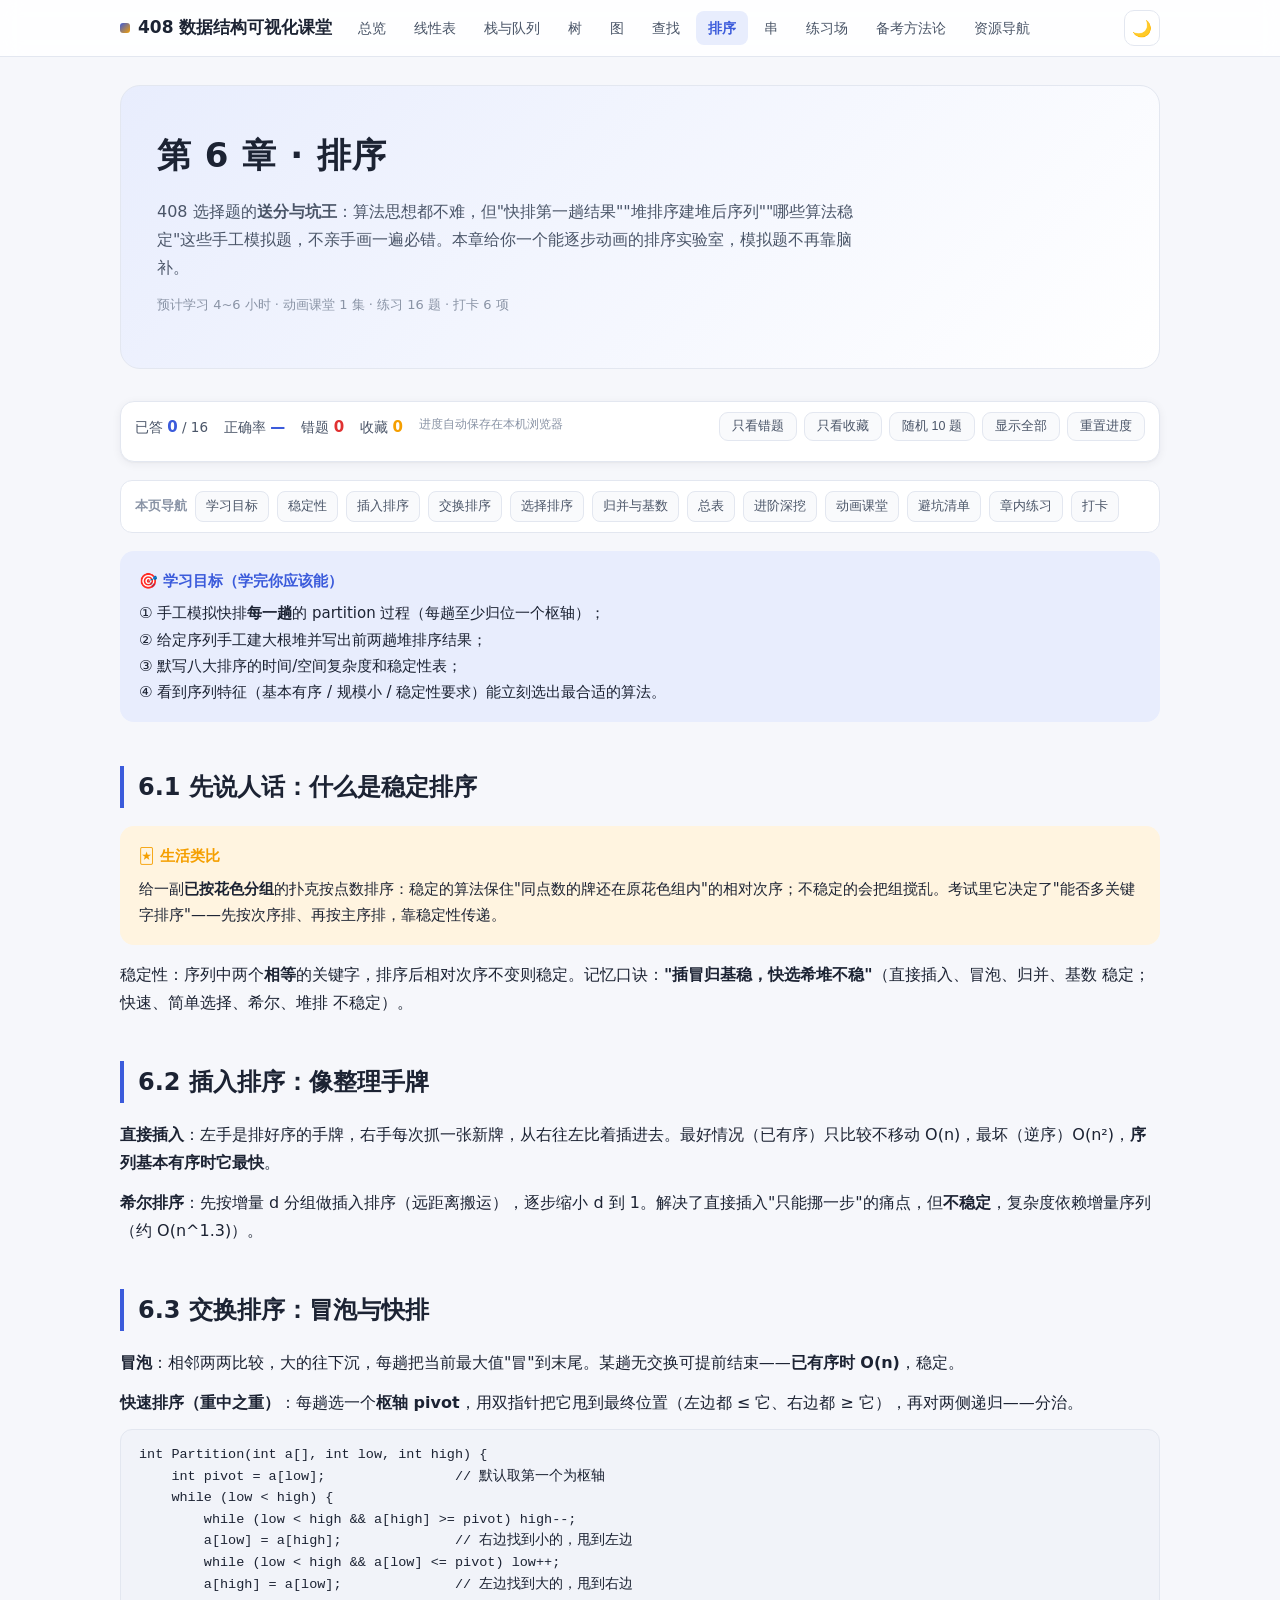
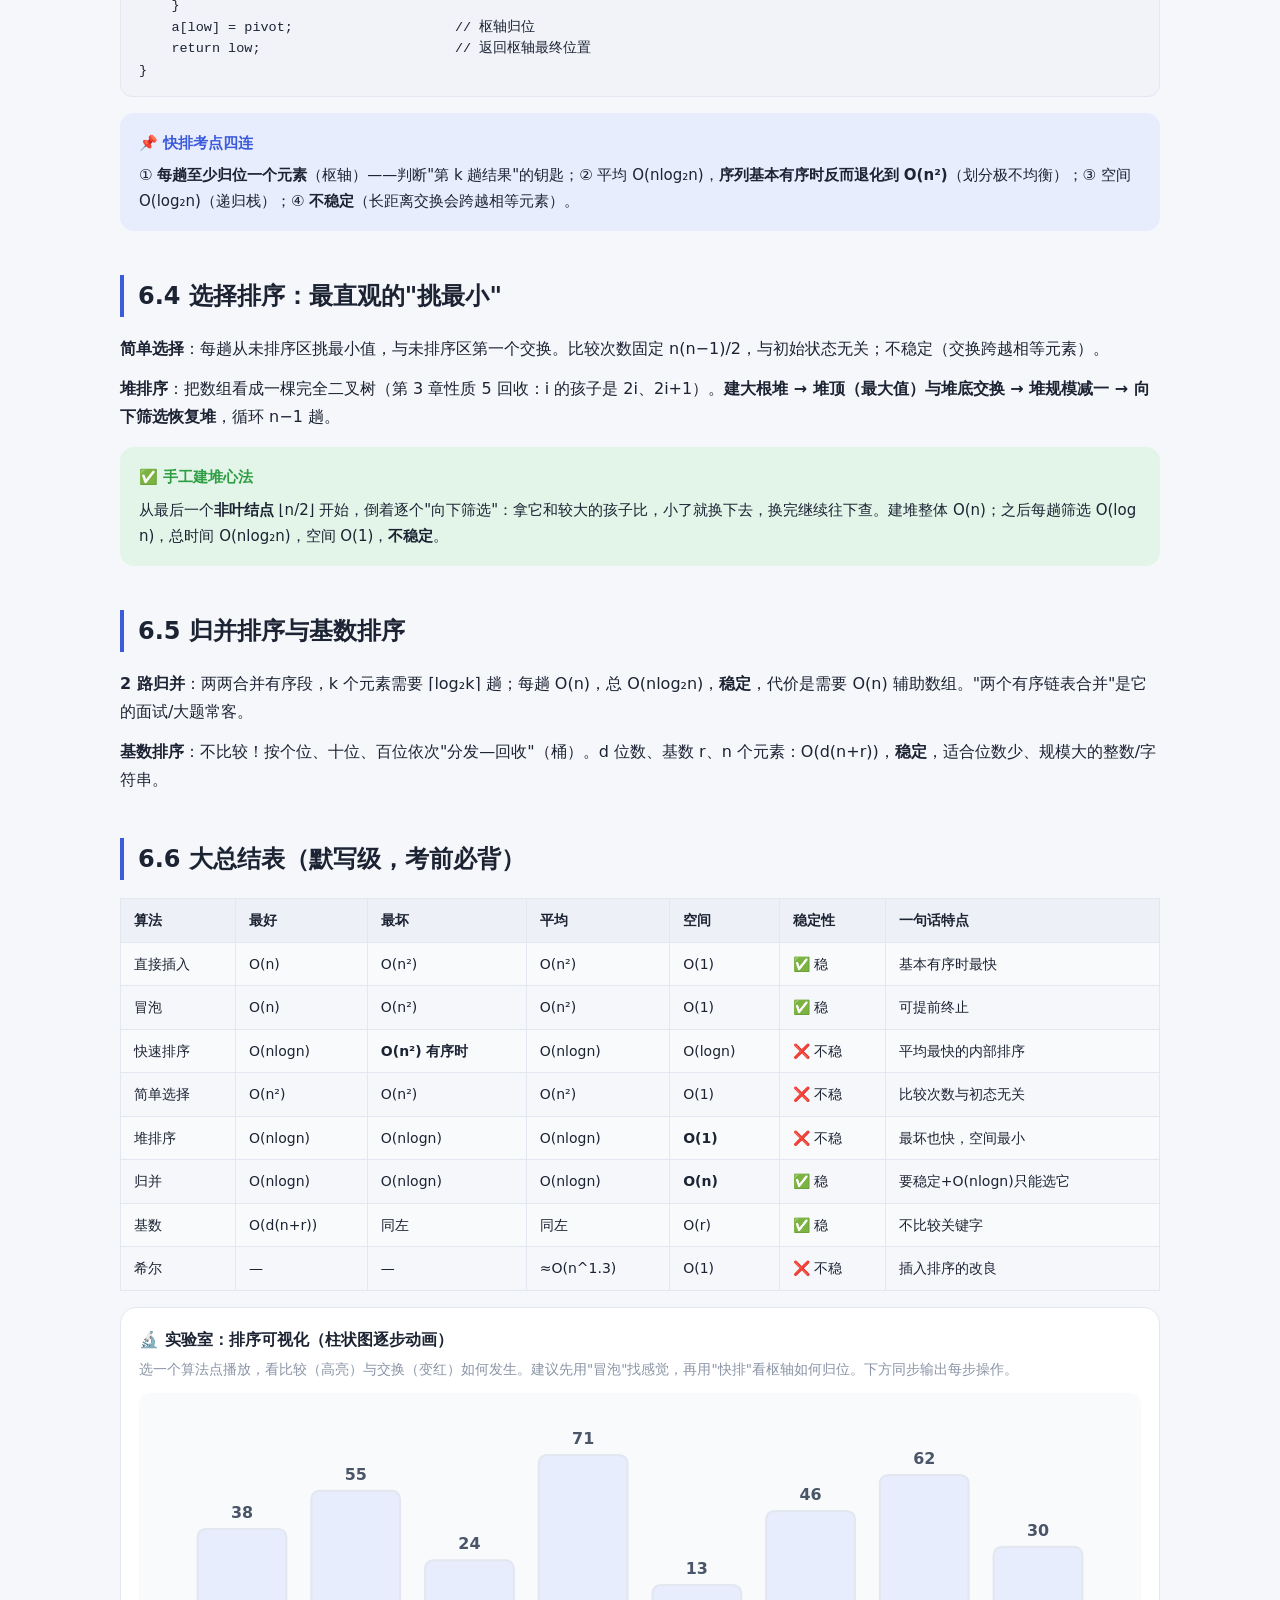
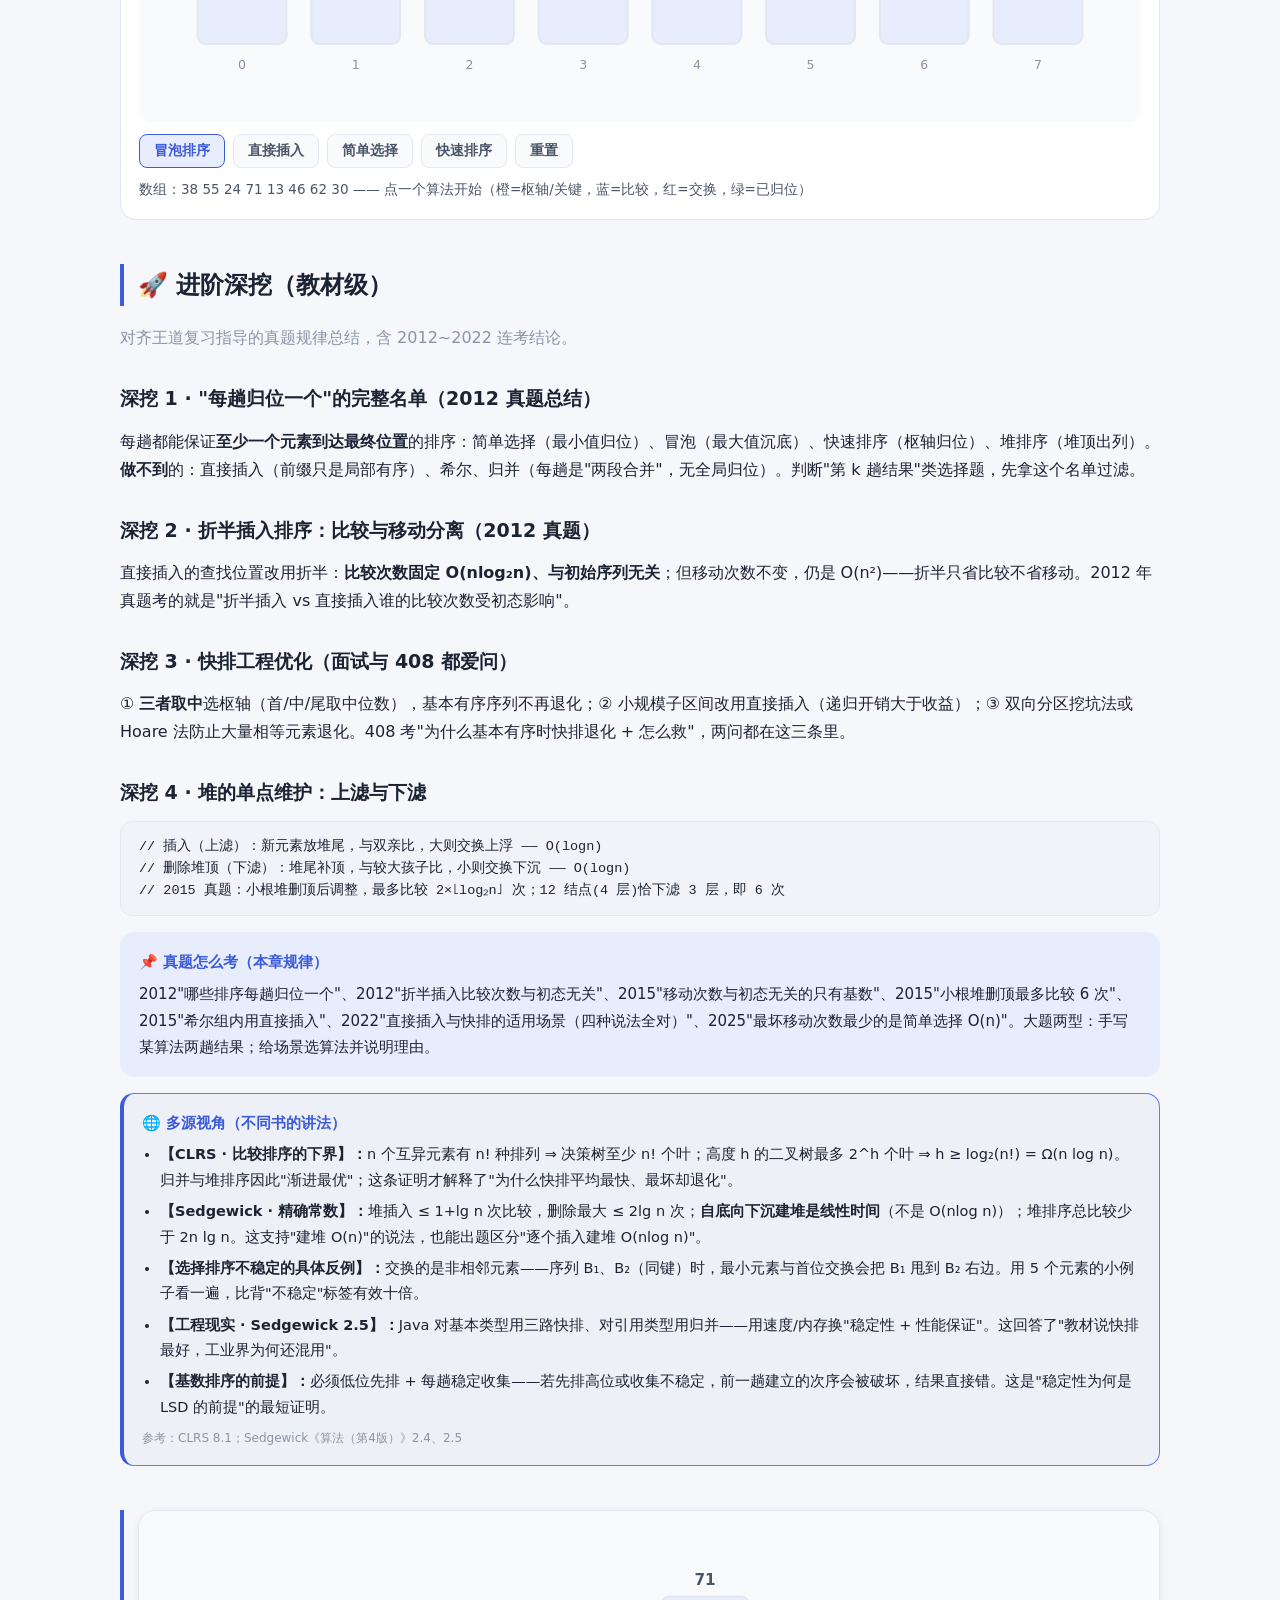
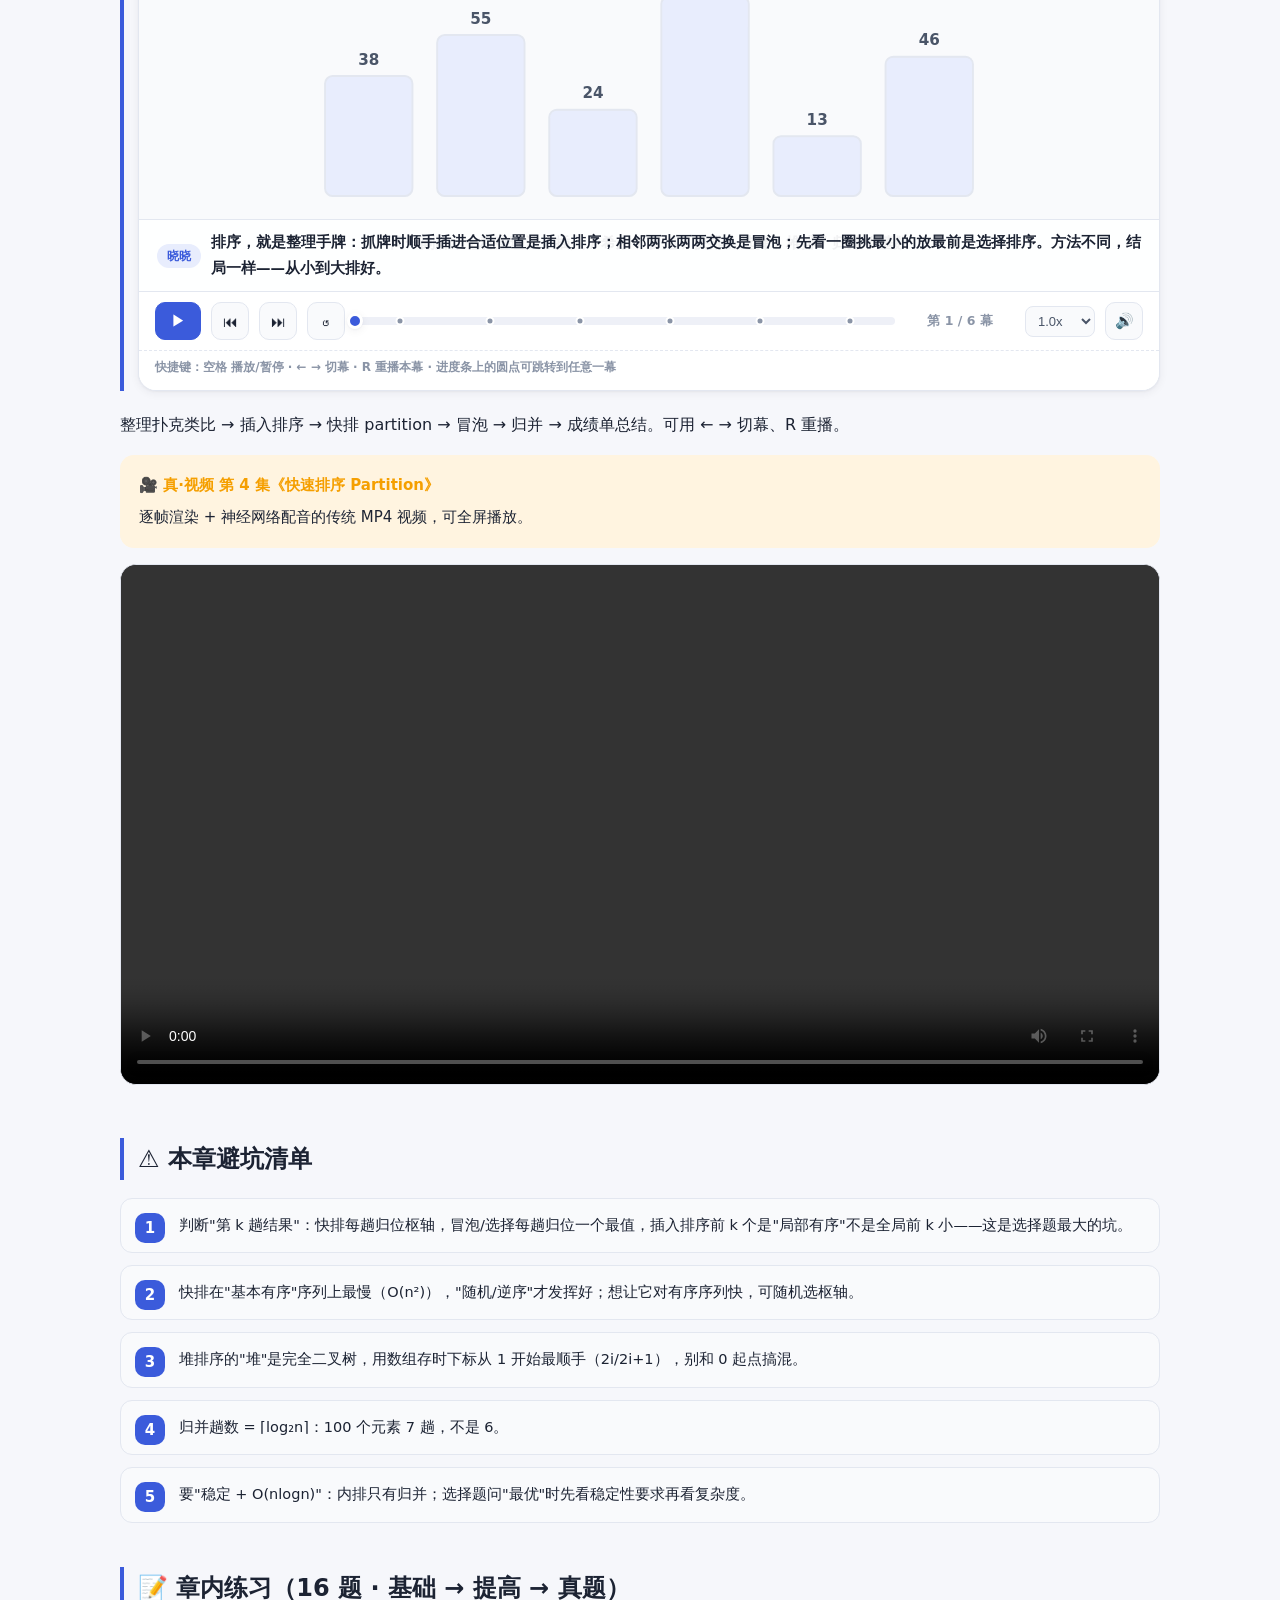
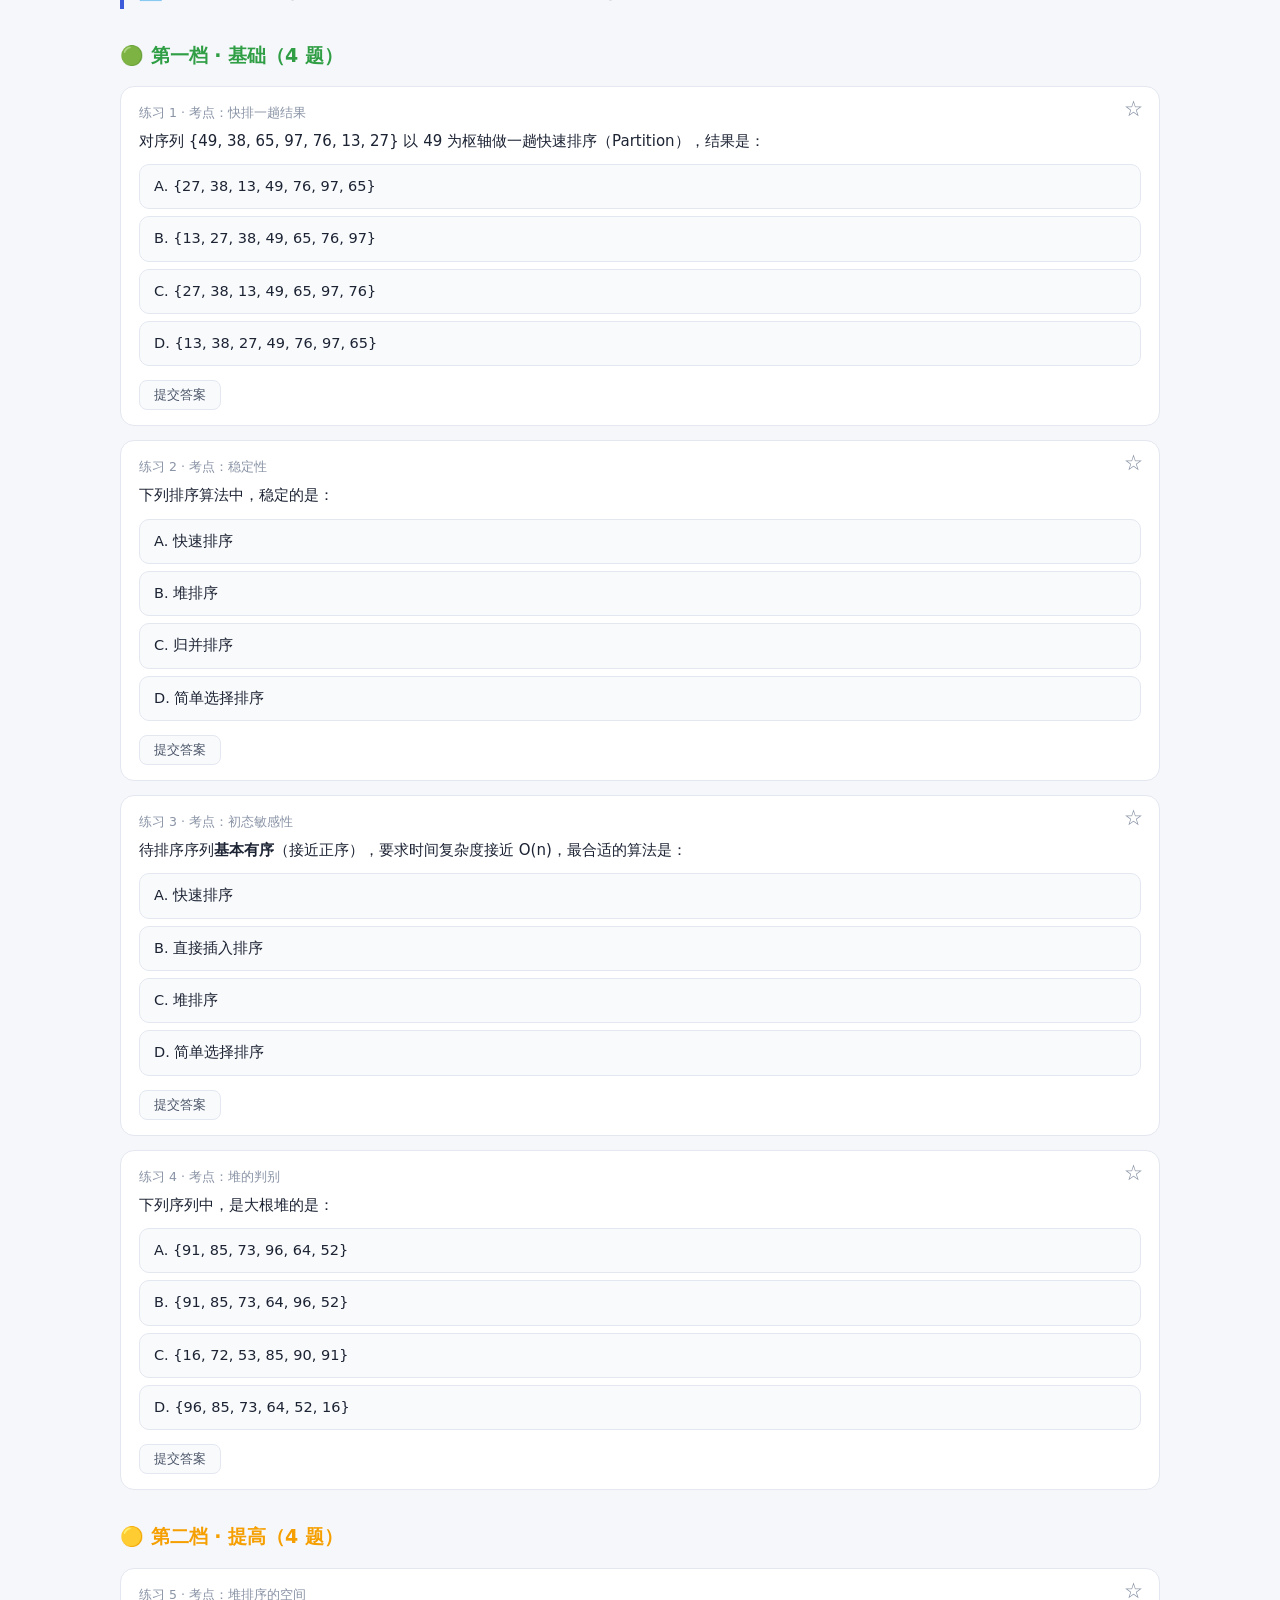
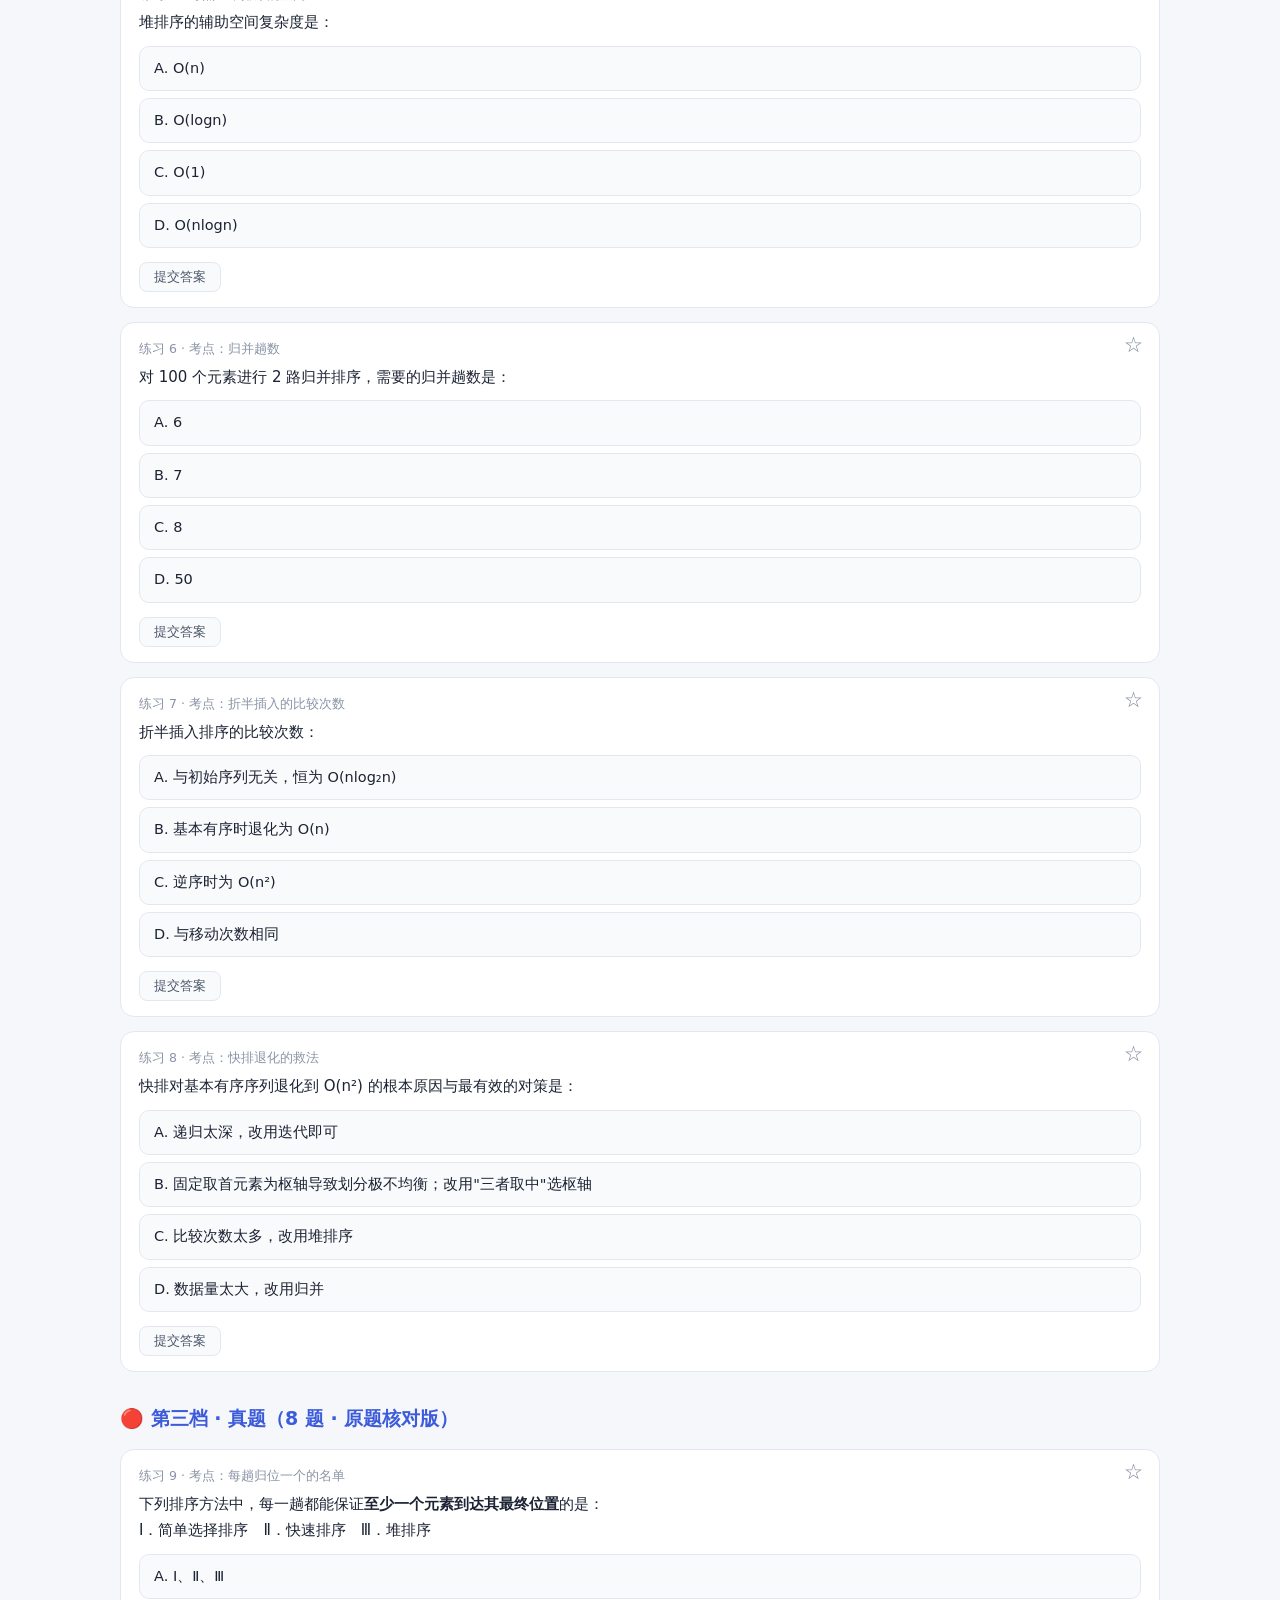
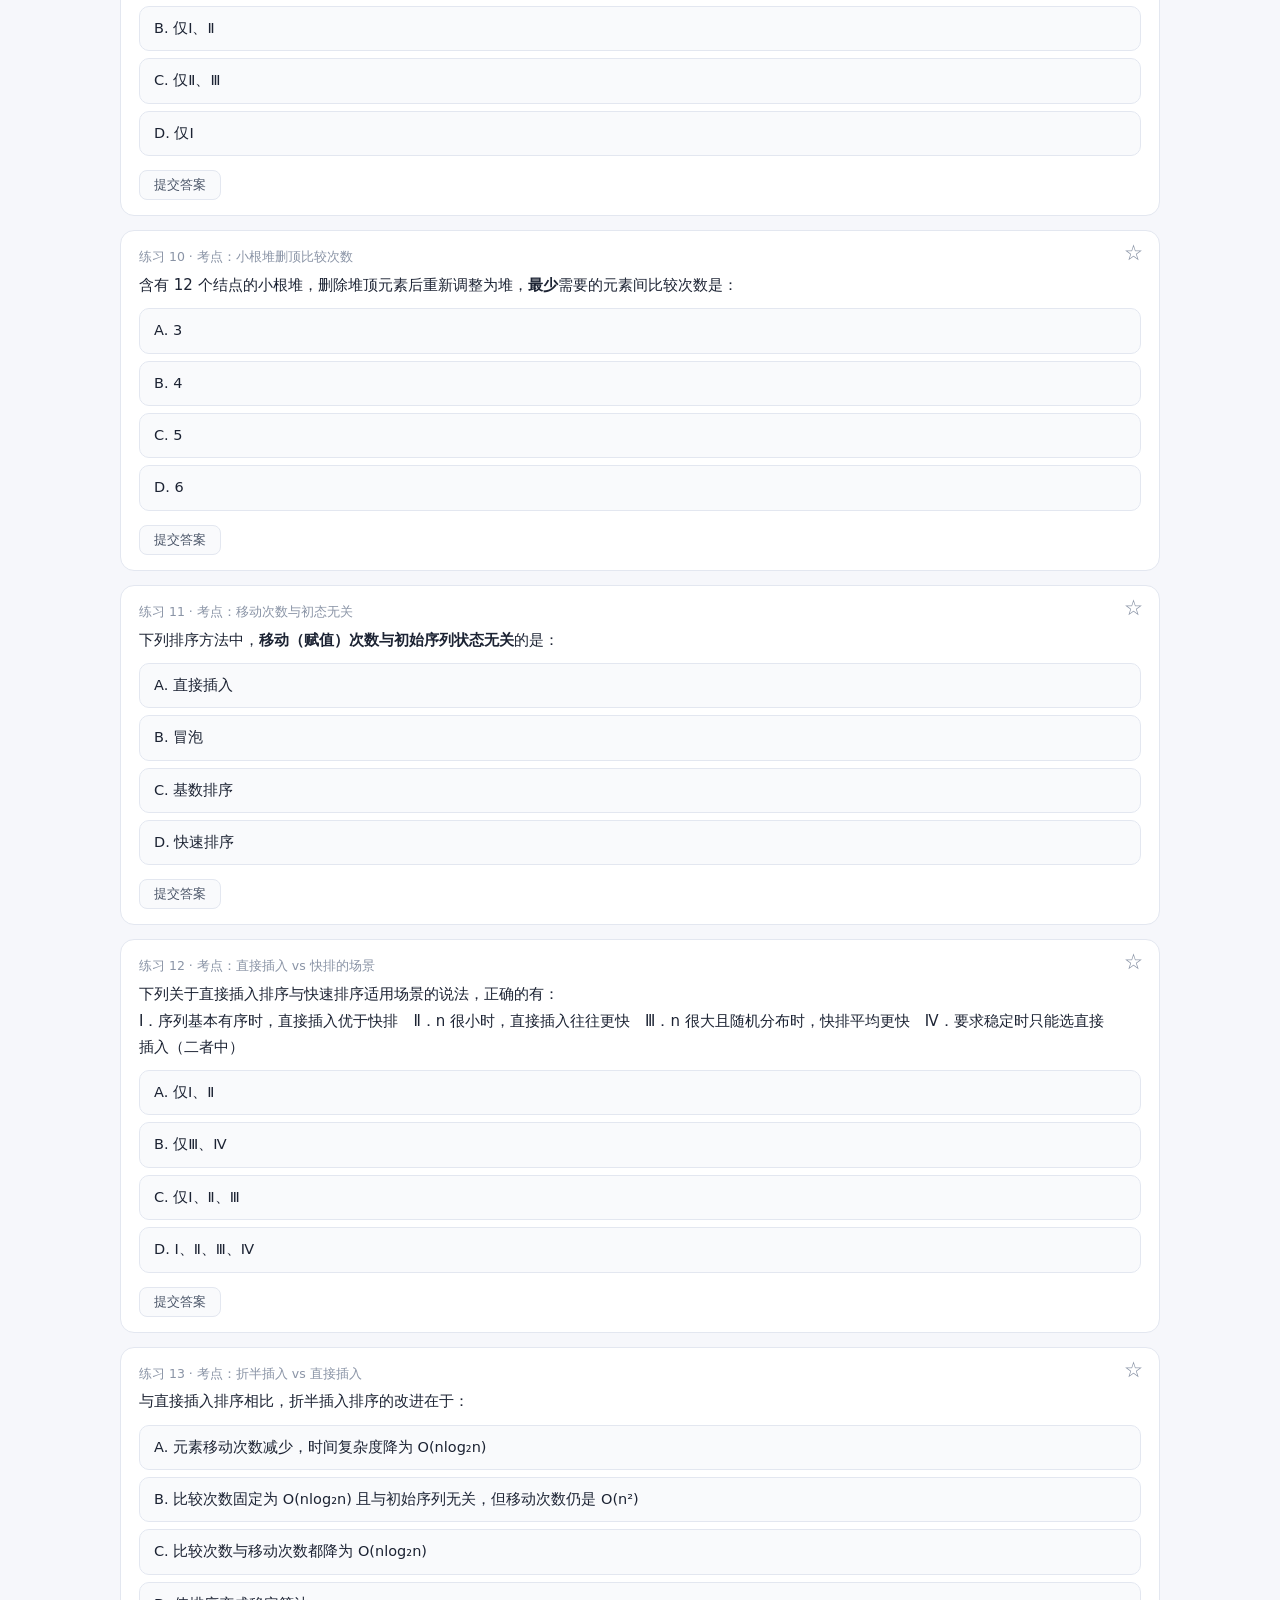
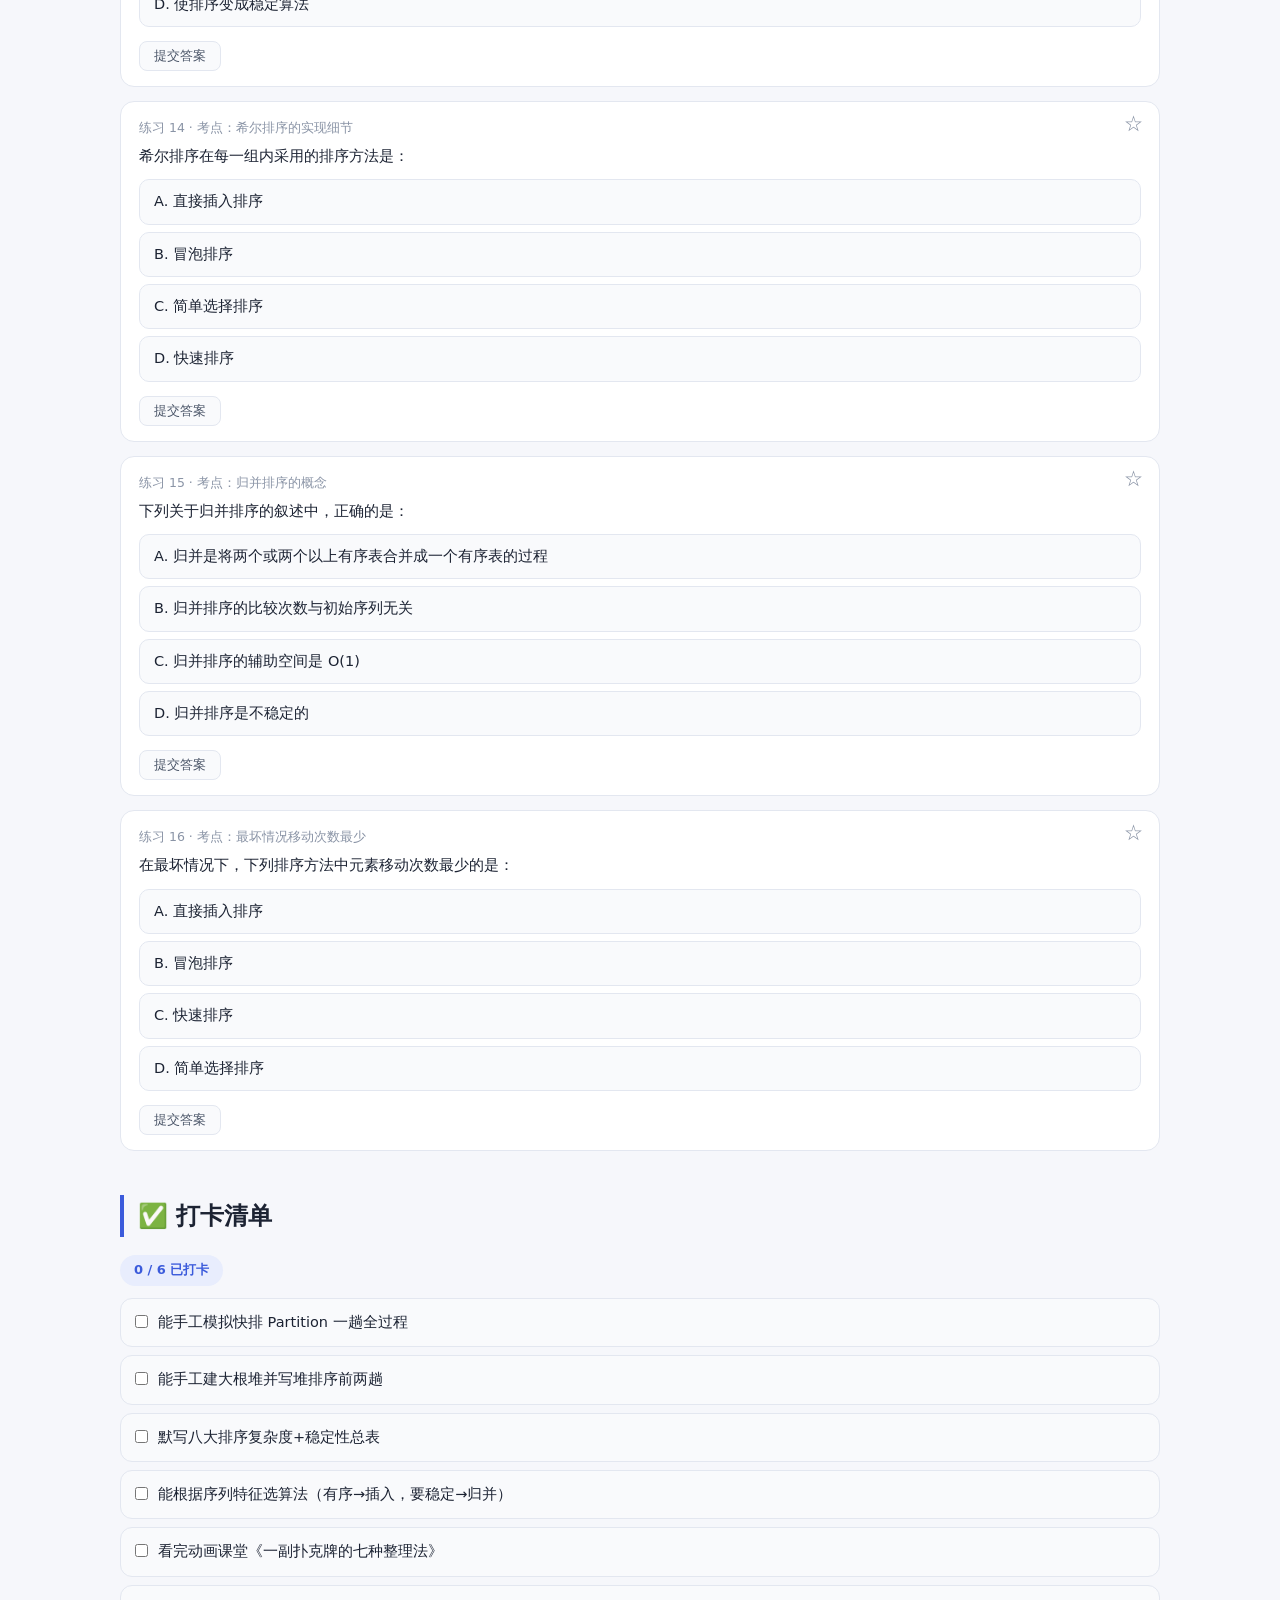
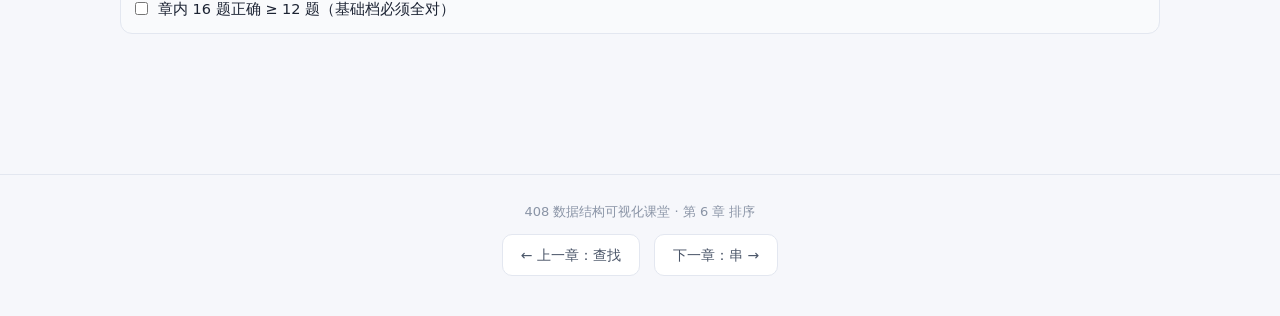
<file: ch06.html>
<!DOCTYPE html>
<html lang="zh-CN" data-theme="light">
<head>
<meta charset="UTF-8">
<meta name="viewport" content="width=device-width, initial-scale=1.0">
<title>第 6 章 排序 · 408 数据结构可视化课堂</title>
<link rel="stylesheet" href="assets/style.css?v=4">
</head>
<body>
<nav class="topbar"><div class="topbar-inner">
  <a class="logo" href="index.html"><span class="dot"></span>408 数据结构可视化课堂</a>
  <div class="nav-links">
    <a href="index.html">总览</a><a href="ch01.html">线性表</a><a href="ch02.html">栈与队列</a><a href="ch03.html">树</a><a href="ch04.html">图</a><a href="ch05.html">查找</a><a href="ch06.html">排序</a><a href="ch07.html">串</a><a href="practice.html">练习场</a><a href="method.html">备考方法论</a><a href="resources.html">资源导航</a>
  </div>
  <button class="theme-btn" title="切换明暗主题">🌙</button>
</div></nav>

<div class="wrap">
  <div class="hero">
    <h1>第 6 章 · 排序</h1>
    <p>408 选择题的<b>送分与坑王</b>：算法思想都不难，但"快排第一趟结果""堆排序建堆后序列""哪些算法稳定"这些手工模拟题，不亲手画一遍必错。本章给你一个能逐步动画的排序实验室，模拟题不再靠脑补。</p>
    <p class="tagline">预计学习 4~6 小时 · 动画课堂 1 集 · 练习 16 题 · 打卡 6 项</p>
  </div>

  <div class="toc"><span class="toc-label">本页导航</span><a href="#goal">学习目标</a><a href="#s1">稳定性</a><a href="#s2">插入排序</a><a href="#s3">交换排序</a><a href="#s4">选择排序</a><a href="#s5">归并与基数</a><a href="#s6">总表</a><a href="#deep">进阶深挖</a><a href="#lesson">动画课堂</a><a href="#pit">避坑清单</a><a href="#quiz">章内练习</a><a href="#ck">打卡</a></div>

  <div class="callout exam" id="goal"><div class="co-title">🎯 学习目标（学完你应该能）</div>
  ① 手工模拟快排<b>每一趟</b>的 partition 过程（每趟至少归位一个枢轴）；<br>
  ② 给定序列手工建大根堆并写出前两趟堆排序结果；<br>
  ③ 默写八大排序的时间/空间复杂度和稳定性表；<br>
  ④ 看到序列特征（基本有序 / 规模小 / 稳定性要求）能立刻选出最合适的算法。</div>

  <h2 class="sec" id="s1">6.1 先说人话：什么是稳定排序</h2>
  <div class="callout life"><div class="co-title">🃏 生活类比</div>
  给一副<b>已按花色分组</b>的扑克按点数排序：稳定的算法保住"同点数的牌还在原花色组内"的相对次序；不稳定的会把组搅乱。考试里它决定了"能否多关键字排序"——先按次序排、再按主序排，靠稳定性传递。</div>
  <p>稳定性：序列中两个<b>相等</b>的关键字，排序后相对次序不变则稳定。记忆口诀：<b>"插冒归基稳，快选希堆不稳"</b>（直接插入、冒泡、归并、基数 稳定；快速、简单选择、希尔、堆排 不稳定）。</p>

  <h2 class="sec" id="s2">6.2 插入排序：像整理手牌</h2>
  <p><b>直接插入</b>：左手是排好序的手牌，右手每次抓一张新牌，从右往左比着插进去。最好情况（已有序）只比较不移动 O(n)，最坏（逆序）O(n²)，<b>序列基本有序时它最快</b>。</p>
  <p><b>希尔排序</b>：先按增量 d 分组做插入排序（远距离搬运），逐步缩小 d 到 1。解决了直接插入"只能挪一步"的痛点，但<b>不稳定</b>，复杂度依赖增量序列（约 O(n^1.3)）。</p>

  <h2 class="sec" id="s3">6.3 交换排序：冒泡与快排</h2>
  <p><b>冒泡</b>：相邻两两比较，大的往下沉，每趟把当前最大值"冒"到末尾。某趟无交换可提前结束——<b>已有序时 O(n)</b>，稳定。</p>
  <p><b>快速排序（重中之重）</b>：每趟选一个<b>枢轴 pivot</b>，用双指针把它甩到最终位置（左边都 ≤ 它、右边都 ≥ 它），再对两侧递归——分治。</p>
  <pre class="code">int Partition(int a[], int low, int high) {
    int pivot = a[low];                // 默认取第一个为枢轴
    while (low < high) {
        while (low < high && a[high] >= pivot) high--;
        a[low] = a[high];              // 右边找到小的，甩到左边
        while (low < high && a[low] <= pivot) low++;
        a[high] = a[low];              // 左边找到大的，甩到右边
    }
    a[low] = pivot;                    // 枢轴归位
    return low;                        // 返回枢轴最终位置
}</pre>
  <div class="callout exam"><div class="co-title">📌 快排考点四连</div>
  ① <b>每趟至少归位一个元素</b>（枢轴）——判断"第 k 趟结果"的钥匙；② 平均 O(nlog₂n)，<b>序列基本有序时反而退化到 O(n²)</b>（划分极不均衡）；③ 空间 O(log₂n)（递归栈）；④ <b>不稳定</b>（长距离交换会跨越相等元素）。</div>

  <h2 class="sec" id="s4">6.4 选择排序：最直观的"挑最小"</h2>
  <p><b>简单选择</b>：每趟从未排序区挑最小值，与未排序区第一个交换。比较次数固定 n(n−1)/2，与初始状态无关；不稳定（交换跨越相等元素）。</p>
  <p><b>堆排序</b>：把数组看成一棵完全二叉树（第 3 章性质 5 回收：i 的孩子是 2i、2i+1）。<b>建大根堆 → 堆顶（最大值）与堆底交换 → 堆规模减一 → 向下筛选恢复堆</b>，循环 n−1 趟。</p>
  <div class="callout ok"><div class="co-title">✅ 手工建堆心法</div>
  从最后一个<b>非叶结点</b> ⌊n/2⌋ 开始，倒着逐个"向下筛选"：拿它和较大的孩子比，小了就换下去，换完继续往下查。建堆整体 O(n)；之后每趟筛选 O(log n)，总时间 O(nlog₂n)，空间 O(1)，<b>不稳定</b>。</div>

  <h2 class="sec" id="s5">6.5 归并排序与基数排序</h2>
  <p><b>2 路归并</b>：两两合并有序段，k 个元素需要 ⌈log₂k⌉ 趟；每趟 O(n)，总 O(nlog₂n)，<b>稳定</b>，代价是需要 O(n) 辅助数组。"两个有序链表合并"是它的面试/大题常客。</p>
  <p><b>基数排序</b>：不比较！按个位、十位、百位依次"分发—回收"（桶）。d 位数、基数 r、n 个元素：O(d(n+r))，<b>稳定</b>，适合位数少、规模大的整数/字符串。</p>

  <h2 class="sec" id="s6">6.6 大总结表（默写级，考前必背）</h2>
  <table class="tbl">
    <tr><th>算法</th><th>最好</th><th>最坏</th><th>平均</th><th>空间</th><th>稳定性</th><th>一句话特点</th></tr>
    <tr><td>直接插入</td><td>O(n)</td><td>O(n²)</td><td>O(n²)</td><td>O(1)</td><td>✅ 稳</td><td>基本有序时最快</td></tr>
    <tr><td>冒泡</td><td>O(n)</td><td>O(n²)</td><td>O(n²)</td><td>O(1)</td><td>✅ 稳</td><td>可提前终止</td></tr>
    <tr><td>快速排序</td><td>O(nlogn)</td><td><b>O(n²) 有序时</b></td><td>O(nlogn)</td><td>O(logn)</td><td>❌ 不稳</td><td>平均最快的内部排序</td></tr>
    <tr><td>简单选择</td><td>O(n²)</td><td>O(n²)</td><td>O(n²)</td><td>O(1)</td><td>❌ 不稳</td><td>比较次数与初态无关</td></tr>
    <tr><td>堆排序</td><td>O(nlogn)</td><td>O(nlogn)</td><td>O(nlogn)</td><td><b>O(1)</b></td><td>❌ 不稳</td><td>最坏也快，空间最小</td></tr>
    <tr><td>归并</td><td>O(nlogn)</td><td>O(nlogn)</td><td>O(nlogn)</td><td><b>O(n)</b></td><td>✅ 稳</td><td>要稳定+O(nlogn)只能选它</td></tr>
    <tr><td>基数</td><td>O(d(n+r))</td><td>同左</td><td>同左</td><td>O(r)</td><td>✅ 稳</td><td>不比较关键字</td></tr>
    <tr><td>希尔</td><td>—</td><td>—</td><td>≈O(n^1.3)</td><td>O(1)</td><td>❌ 不稳</td><td>插入排序的改良</td></tr>
  </table>

  <div class="demo" id="demo-sort">
    <div class="demo-title">🔬 实验室：排序可视化（柱状图逐步动画）</div>
    <div class="demo-desc">选一个算法点播放，看比较（高亮）与交换（变红）如何发生。建议先用"冒泡"找感觉，再用"快排"看枢轴如何归位。下方同步输出每步操作。</div>
    <div class="demo-stage"><svg id="sort-svg" viewBox="0 0 860 260" width="100%"></svg></div>
    <div class="demo-ctrl">
      <button data-sort="bubble">冒泡排序</button>
      <button data-sort="insert" class="ghost">直接插入</button>
      <button data-sort="select" class="ghost">简单选择</button>
      <button data-sort="quick" class="ghost">快速排序</button>
      <button id="sort-reset" class="ghost">重置</button>
      <span id="sort-stat" style="font-size:13px;color:var(--ink-3)"></span>
    </div>
    <div class="demo-note" id="sort-note">数组：38 55 24 71 13 46 62 30 —— 点一个算法开始。</div>
  </div>

  <h2 class="sec" id="deep">🚀 进阶深挖（教材级）</h2>
  <p class="muted">对齐王道复习指导的真题规律总结，含 2012~2022 连考结论。</p>

  <h3 class="sub">深挖 1 · "每趟归位一个"的完整名单（2012 真题总结）</h3>
  <p>每趟都能保证<b>至少一个元素到达最终位置</b>的排序：简单选择（最小值归位）、冒泡（最大值沉底）、快速排序（枢轴归位）、堆排序（堆顶出列）。<b>做不到</b>的：直接插入（前缀只是局部有序）、希尔、归并（每趟是"两段合并"，无全局归位）。判断"第 k 趟结果"类选择题，先拿这个名单过滤。</p>
  <h3 class="sub">深挖 2 · 折半插入排序：比较与移动分离（2012 真题）</h3>
  <p>直接插入的查找位置改用折半：<b>比较次数固定 O(nlog₂n)、与初始序列无关</b>；但移动次数不变，仍是 O(n²)——折半只省比较不省移动。2012 年真题考的就是"折半插入 vs 直接插入谁的比较次数受初态影响"。</p>
  <h3 class="sub">深挖 3 · 快排工程优化（面试与 408 都爱问）</h3>
  <p>① <b>三者取中</b>选枢轴（首/中/尾取中位数），基本有序序列不再退化；② 小规模子区间改用直接插入（递归开销大于收益）；③ 双向分区挖坑法或 Hoare 法防止大量相等元素退化。408 考"为什么基本有序时快排退化 + 怎么救"，两问都在这三条里。</p>
  <h3 class="sub">深挖 4 · 堆的单点维护：上滤与下滤</h3>
  <pre class="code">// 插入（上滤）：新元素放堆尾，与双亲比，大则交换上浮 —— O(logn)
// 删除堆顶（下滤）：堆尾补顶，与较大孩子比，小则交换下沉 —— O(logn)
// 2015 真题：小根堆删顶后调整，最多比较 2×⌊log₂n⌋ 次；12 结点(4 层)恰下滤 3 层，即 6 次</pre>
  <div class="callout exam"><div class="co-title">📌 真题怎么考（本章规律）</div>
  2012"哪些排序每趟归位一个"、2012"折半插入比较次数与初态无关"、2015"移动次数与初态无关的只有基数"、2015"小根堆删顶最多比较 6 次"、2015"希尔组内用直接插入"、2022"直接插入与快排的适用场景（四种说法全对）"、2025"最坏移动次数最少的是简单选择 O(n)"。大题两型：手写某算法两趟结果；给场景选算法并说明理由。</div>

  <div class="callout views"><div class="co-title">🌐 多源视角（不同书的讲法）</div>
  <ul>
    <li><b>【CLRS · 比较排序的下界】：</b>n 个互异元素有 n! 种排列 ⇒ 决策树至少 n! 个叶；高度 h 的二叉树最多 2^h 个叶 ⇒ h ≥ log₂(n!) = Ω(n log n)。归并与堆排序因此"渐进最优"；这条证明才解释了"为什么快排平均最快、最坏却退化"。</li>
    <li><b>【Sedgewick · 精确常数】：</b>堆插入 ≤ 1+lg n 次比较，删除最大 ≤ 2lg n 次；<b>自底向下沉建堆是线性时间</b>（不是 O(nlog n)）；堆排序总比较少于 2n lg n。这支持"建堆 O(n)"的说法，也能出题区分"逐个插入建堆 O(nlog n)"。</li>
    <li><b>【选择排序不稳定的具体反例】：</b>交换的是非相邻元素——序列 B₁、B₂（同键）时，最小元素与首位交换会把 B₁ 甩到 B₂ 右边。用 5 个元素的小例子看一遍，比背"不稳定"标签有效十倍。</li>
    <li><b>【工程现实 · Sedgewick 2.5】：</b>Java 对基本类型用三路快排、对引用类型用归并——用速度/内存换"稳定性 + 性能保证"。这回答了"教材说快排最好，工业界为何还混用"。</li>
    <li><b>【基数排序的前提】：</b>必须低位先排 + 每趟稳定收集——若先排高位或收集不稳定，前一趟建立的次序会被破坏，结果直接错。这是"稳定性为何是 LSD 的前提"的最短证明。</li>
  </ul>
  <div class="src">参考：CLRS 8.1；Sedgewick《算法（第4版）》2.4、2.5</div></div>

  <h2 class="sec" id="lesson">🎬 动画课堂 · 第 6 集《一副扑克牌的七种整理法》</h2>
  <p>整理扑克类比 → 插入排序 → 快排 partition → 冒泡 → 归并 → 成绩单总结。可用 ← → 切幕、R 重播。</p>
  <div id="lesson"></div>

  <div class="callout life"><div class="co-title">🎥 真·视频 第 4 集《快速排序 Partition》</div>
  逐帧渲染 + 神经网络配音的传统 MP4 视频，可全屏播放。</div>
  <video controls preload="metadata" src="mp4/ep04-quicksort.mp4" style="width:100%;border-radius:16px;border:1px solid var(--line);background:#000"></video>

  <h2 class="sec" id="pit">⚠️ 本章避坑清单</h2>
  <div class="steps">
    <div class="step">判断"第 k 趟结果"：快排每趟归位枢轴，冒泡/选择每趟归位一个最值，插入排序前 k 个是"局部有序"不是全局前 k 小——这是选择题最大的坑。</div>
    <div class="step">快排在"基本有序"序列上最慢（O(n²)），"随机/逆序"才发挥好；想让它对有序序列快，可随机选枢轴。</div>
    <div class="step">堆排序的"堆"是完全二叉树，用数组存时下标从 1 开始最顺手（2i/2i+1），别和 0 起点搞混。</div>
    <div class="step">归并趟数 = ⌈log₂n⌉：100 个元素 7 趟，不是 6。</div>
    <div class="step">要"稳定 + O(nlogn)"：内排只有归并；选择题问"最优"时先看稳定性要求再看复杂度。</div>
  </div>

  <h2 class="sec" id="quiz">📝 章内练习（16 题 · 基础 → 提高 → 真题）</h2>
  <h3 class="sub" style="color:var(--green)">🟢 第一档 · 基础（4 题）</h3>
  <div class="quiz" data-answer="A" data-diff="mid">
    <div class="q-head"><div class="q-tag">练习 1 · 考点：快排一趟结果</div>
    对序列 {49, 38, 65, 97, 76, 13, 27} 以 49 为枢轴做一趟快速排序（Partition），结果是：</div>
    <div class="opts">
      <div class="opt" data-opt="A">A. {27, 38, 13, 49, 76, 97, 65}</div>
      <div class="opt" data-opt="B">B. {13, 27, 38, 49, 65, 76, 97}</div>
      <div class="opt" data-opt="C">C. {27, 38, 13, 49, 65, 97, 76}</div>
      <div class="opt" data-opt="D">D. {13, 38, 27, 49, 76, 97, 65}</div>
    </div>
    <div class="q-foot"><button class="btn-ans">提交答案</button><span class="q-res"></span></div>
    <div class="q-exp"><b>解析：</b>选 A。双指针模拟：high 找到 27&lt;49 甩到 low 位 → {27,38,65,97,76,13,49}；low 找到 65&gt;49 甩到 high 位；high 找到 13&lt;49 甩到 low 位；low 找到 97&gt;49 甩到 high 位；两指针在原 49 位置相遇，49 归位。左边 {27,38,13} 都 ≤49，右边 {76,97,65} 都 ≥49，但两侧内部<b>未排好</b>——B 是排序完成的最终结果，别偷懒直接写终局。</div>
  </div>
  <div class="quiz" data-answer="C" data-diff="basic">
    <div class="q-head"><div class="q-tag">练习 2 · 考点：稳定性</div>
    下列排序算法中，稳定的是：</div>
    <div class="opts">
      <div class="opt" data-opt="A">A. 快速排序</div>
      <div class="opt" data-opt="B">B. 堆排序</div>
      <div class="opt" data-opt="C">C. 归并排序</div>
      <div class="opt" data-opt="D">D. 简单选择排序</div>
    </div>
    <div class="q-foot"><button class="btn-ans">提交答案</button><span class="q-res"></span></div>
    <div class="q-exp"><b>解析：</b>选 C。口诀"插冒归基稳，快选希堆不稳"。归并只在两段之间合并，相等元素先取左边段，天然稳定；快排/选择/堆排的长距离交换都会跨越相等元素破坏次序。</div>
  </div>
  <div class="quiz" data-answer="B" data-diff="mid">
    <div class="q-head"><div class="q-tag">练习 3 · 考点：初态敏感性</div>
    待排序序列<b>基本有序</b>（接近正序），要求时间复杂度接近 O(n)，最合适的算法是：</div>
    <div class="opts">
      <div class="opt" data-opt="A">A. 快速排序</div>
      <div class="opt" data-opt="B">B. 直接插入排序</div>
      <div class="opt" data-opt="C">C. 堆排序</div>
      <div class="opt" data-opt="D">D. 简单选择排序</div>
    </div>
    <div class="q-foot"><button class="btn-ans">提交答案</button><span class="q-res"></span></div>
    <div class="q-exp"><b>解析：</b>选 B。直接插入和冒泡在正序时每趟只比较一次不移动，O(n)；快排在正序时枢轴每次划分出"一边全空"，退化 O(n²)——"快排最怕有序序列"是高频结论。堆排/选择排序的比较次数与初态无关，永远 O(nlogn)/O(n²)。</div>
  </div>
  <div class="quiz" data-answer="D" data-diff="basic">
    <div class="q-head"><div class="q-tag">练习 4 · 考点：堆的判别</div>
    下列序列中，是大根堆的是：</div>
    <div class="opts">
      <div class="opt" data-opt="A">A. {91, 85, 73, 96, 64, 52}</div>
      <div class="opt" data-opt="B">B. {91, 85, 73, 64, 96, 52}</div>
      <div class="opt" data-opt="C">C. {16, 72, 53, 85, 90, 91}</div>
      <div class="opt" data-opt="D">D. {96, 85, 73, 64, 52, 16}</div>
    </div>
    <div class="q-foot"><button class="btn-ans">提交答案</button><span class="q-res"></span></div>
    <div class="q-exp"><b>解析：</b>选 D。大根堆要求 a[i] ≥ a[2i] 且 a[i] ≥ a[2i+1]。D：96≥{85,73}，85≥{64,52}，73≥16 ✓。A 里 85 的孩子有 96（85&lt;96）✗；B 同理 85 的孩子 96 ✗；C 是小根堆特征。画成完全二叉树逐对检查最保险。</div>
  </div>

  <h3 class="sub" style="color:var(--accent)">🟡 第二档 · 提高（4 题）</h3>
  <div class="quiz" data-answer="C" data-diff="basic">
    <div class="q-head"><div class="q-tag">练习 5 · 考点：堆排序的空间</div>
    堆排序的辅助空间复杂度是：</div>
    <div class="opts">
      <div class="opt" data-opt="A">A. O(n)</div>
      <div class="opt" data-opt="B">B. O(logn)</div>
      <div class="opt" data-opt="C">C. O(1)</div>
      <div class="opt" data-opt="D">D. O(nlogn)</div>
    </div>
    <div class="q-foot"><button class="btn-ans">提交答案</button><span class="q-res"></span></div>
    <div class="q-exp"><b>解析：</b>选 C。堆就是数组自身，只有交换用常数个临时变量——空间 O(1) 是堆排序对快排 O(logn)（递归栈）的最大优势。</div>
  </div>
  <div class="quiz" data-answer="B" data-diff="basic">
    <div class="q-head"><div class="q-tag">练习 6 · 考点：归并趟数</div>
    对 100 个元素进行 2 路归并排序，需要的归并趟数是：</div>
    <div class="opts">
      <div class="opt" data-opt="A">A. 6</div>
      <div class="opt" data-opt="B">B. 7</div>
      <div class="opt" data-opt="C">C. 8</div>
      <div class="opt" data-opt="D">D. 50</div>
    </div>
    <div class="q-foot"><button class="btn-ans">提交答案</button><span class="q-res"></span></div>
    <div class="q-exp"><b>解析：</b>选 B。⌈log₂100⌉ = 7（2⁶=64 &lt; 100 ≤ 128=2⁷）。公式 ⌈log₂n⌉，"数 2 的幂次"即可。</div>
  </div>
  <div class="quiz" data-answer="A" data-diff="mid">
    <div class="q-head"><div class="q-tag">练习 7 · 考点：折半插入的比较次数</div>
    折半插入排序的比较次数：</div>
    <div class="opts">
      <div class="opt" data-opt="A">A. 与初始序列无关，恒为 O(nlog₂n)</div>
      <div class="opt" data-opt="B">B. 基本有序时退化为 O(n)</div>
      <div class="opt" data-opt="C">C. 逆序时为 O(n²)</div>
      <div class="opt" data-opt="D">D. 与移动次数相同</div>
    </div>
    <div class="q-foot"><button class="btn-ans">提交答案</button><span class="q-res"></span></div>
    <div class="q-exp"><b>解析：</b>选 A。折半只决定"比较"这半边，位置查找固定走判定树 → 每个元素比较 ⌈log₂i⌉ 次，总 O(nlog₂n) 与初态无关；移动仍是 O(n²)。2012 年真题考"折半插入 vs 直接插入"就锁这个对比。</div>
  </div>
  <div class="quiz" data-answer="B" data-diff="mid">
    <div class="q-head"><div class="q-tag">练习 8 · 考点：快排退化的救法</div>
    快排对基本有序序列退化到 O(n²) 的根本原因与最有效的对策是：</div>
    <div class="opts">
      <div class="opt" data-opt="A">A. 递归太深，改用迭代即可</div>
      <div class="opt" data-opt="B">B. 固定取首元素为枢轴导致划分极不均衡；改用"三者取中"选枢轴</div>
      <div class="opt" data-opt="C">C. 比较次数太多，改用堆排序</div>
      <div class="opt" data-opt="D">D. 数据量太大，改用归并</div>
    </div>
    <div class="q-foot"><button class="btn-ans">提交答案</button><span class="q-res"></span></div>
    <div class="q-exp"><b>解析：</b>选 B。正序序列让每次划分"一边全空"，递归深度 n；三者取中让枢轴尽量落在中位，划分均衡。C、D 是换算法不是救快排。</div>
  </div>

  <h3 class="sub" style="color:var(--brand)">🔴 第三档 · 真题（8 题 · 原题核对版）</h3>
  <div class="quiz" data-answer="A" data-diff="real" data-year="2012">
    <div class="q-head"><div class="q-tag">练习 9 · 考点：每趟归位一个的名单</div>
    下列排序方法中，每一趟都能保证<b>至少一个元素到达其最终位置</b>的是：<br>
    Ⅰ．简单选择排序　Ⅱ．快速排序　Ⅲ．堆排序</div>
    <div class="opts">
      <div class="opt" data-opt="A">A. Ⅰ、Ⅱ、Ⅲ</div>
      <div class="opt" data-opt="B">B. 仅Ⅰ、Ⅱ</div>
      <div class="opt" data-opt="C">C. 仅Ⅱ、Ⅲ</div>
      <div class="opt" data-opt="D">D. 仅Ⅰ</div>
    </div>
    <div class="q-foot"><button class="btn-ans">提交答案</button><span class="q-res"></span></div>
    <div class="q-exp"><b>解析：</b>选 A。三者在每趟中都有明确的"归位者"（最小值/枢轴/堆顶）；希尔、归并、直接插入没有全局归位保证。2012 年原题还把希尔、归并放进干扰项——名单背熟即送分。</div>
  </div>
  <div class="quiz" data-answer="D" data-diff="real" data-year="2015">
    <div class="q-head"><div class="q-tag">练习 10 · 考点：小根堆删顶比较次数</div>
    含有 12 个结点的小根堆，删除堆顶元素后重新调整为堆，<b>最少</b>需要的元素间比较次数是：</div>
    <div class="opts">
      <div class="opt" data-opt="A">A. 3</div>
      <div class="opt" data-opt="B">B. 4</div>
      <div class="opt" data-opt="C">C. 5</div>
      <div class="opt" data-opt="D">D. 6</div>
    </div>
    <div class="q-foot"><button class="btn-ans">提交答案</button><span class="q-res"></span></div>
    <div class="q-exp"><b>解析：</b>选 A。12 结点堆深 4；删顶后堆尾补根，下滤至多经过 3 层。每层<b>最少只需 1 次</b>比较（补顶元素恰好比两个孩子中较小者还小，比完直接沉底停住，或独子层只比 1 次）→ 最少 3×1 = 3 次。若每层都比满 2 次（两个孩子互比 + 与补顶比），最多 6 次。"最少/最多"一字之差，2015 年原题问的是最少——动笔在草稿堆上摆一遍，两种情形都数出来才算真会。</div>
  </div>
  <div class="quiz" data-answer="C" data-diff="real" data-year="2015">
    <div class="q-head"><div class="q-tag">练习 11 · 考点：移动次数与初态无关</div>
    下列排序方法中，<b>移动（赋值）次数与初始序列状态无关</b>的是：</div>
    <div class="opts">
      <div class="opt" data-opt="A">A. 直接插入</div>
      <div class="opt" data-opt="B">B. 冒泡</div>
      <div class="opt" data-opt="C">C. 基数排序</div>
      <div class="opt" data-opt="D">D. 快速排序</div>
    </div>
    <div class="q-foot"><button class="btn-ans">提交答案</button><span class="q-res"></span></div>
    <div class="q-exp"><b>解析：</b>选 C。基数排序按"分发-回收"的固定流程搬元素，每个元素每趟都进一次桶出一次桶，与初态无关；插入/冒泡/快排的移动次数都随有序程度变化。2015 年原题，答案唯一指向基数。</div>
  </div>
  <div class="quiz" data-answer="D" data-diff="real" data-year="2022">
    <div class="q-head"><div class="q-tag">练习 12 · 考点：直接插入 vs 快排的场景</div>
    下列关于直接插入排序与快速排序适用场景的说法，正确的有：<br>
    Ⅰ．序列基本有序时，直接插入优于快排　Ⅱ．n 很小时，直接插入往往更快　Ⅲ．n 很大且随机分布时，快排平均更快　Ⅳ．要求稳定时只能选直接插入（二者中）</div>
    <div class="opts">
      <div class="opt" data-opt="A">A. 仅Ⅰ、Ⅱ</div>
      <div class="opt" data-opt="B">B. 仅Ⅲ、Ⅳ</div>
      <div class="opt" data-opt="C">C. 仅Ⅰ、Ⅱ、Ⅲ</div>
      <div class="opt" data-opt="D">D. Ⅰ、Ⅱ、Ⅲ、Ⅳ</div>
    </div>
    <div class="q-foot"><button class="btn-ans">提交答案</button><span class="q-res"></span></div>
    <div class="q-exp"><b>解析：</b>选 D。四句全对：基本有序时快排退化 O(n²) 而直接插入 O(n)；小规模直接插入常数小；大规模随机时快排平均 O(nlogn) 最快；两者中只有直接插入稳定。2022 年原题的考点是"别把任何一句当绝对错误"。</div>
  </div>
  <div class="quiz" data-answer="B" data-diff="real" data-year="2012">
    <div class="q-head"><div class="q-tag">练习 13 · 考点：折半插入 vs 直接插入</div>
    与直接插入排序相比，折半插入排序的改进在于：</div>
    <div class="opts">
      <div class="opt" data-opt="A">A. 元素移动次数减少，时间复杂度降为 O(nlog₂n)</div>
      <div class="opt" data-opt="B">B. 比较次数固定为 O(nlog₂n) 且与初始序列无关，但移动次数仍是 O(n²)</div>
      <div class="opt" data-opt="C">C. 比较次数与移动次数都降为 O(nlog₂n)</div>
      <div class="opt" data-opt="D">D. 使排序变成稳定算法</div>
    </div>
    <div class="q-foot"><button class="btn-ans">提交答案</button><span class="q-res"></span></div>
    <div class="q-exp"><b>解析：</b>选 B。折半只替换"找插入位置"这一步——每个元素比较 ⌈log₂i⌉ 次，总 O(nlog₂n)，与初态无关；但找到位置后仍需整体后移，移动次数不变仍 O(n²)。A、C 都把移动也当成省了；D 张冠李戴（直接插入本来就是稳定的）。2012 年原题考的就是这条对比。</div>
  </div>
  <div class="quiz" data-answer="A" data-diff="real" data-year="2015">
    <div class="q-head"><div class="q-tag">练习 14 · 考点：希尔排序的实现细节</div>
    希尔排序在每一组内采用的排序方法是：</div>
    <div class="opts">
      <div class="opt" data-opt="A">A. 直接插入排序</div>
      <div class="opt" data-opt="B">B. 冒泡排序</div>
      <div class="opt" data-opt="C">C. 简单选择排序</div>
      <div class="opt" data-opt="D">D. 快速排序</div>
    </div>
    <div class="q-foot"><button class="btn-ans">提交答案</button><span class="q-res"></span></div>
    <div class="q-exp"><b>解析：</b>选 A。希尔排序本质是"分组 + 直接插入"，用增量 d 把序列分成若干子序列，对每个子序列做直接插入（此时元素是"跳跃"移动的，能一次挪很远）。这也是它比纯插入快的原因：早期就让元素大幅接近最终位置。</div>
  </div>
  <div class="quiz" data-answer="A" data-diff="real" data-year="2022">
    <div class="q-head"><div class="q-tag">练习 15 · 考点：归并排序的概念</div>
    下列关于归并排序的叙述中，正确的是：</div>
    <div class="opts">
      <div class="opt" data-opt="A">A. 归并是将两个或两个以上有序表合并成一个有序表的过程</div>
      <div class="opt" data-opt="B">B. 归并排序的比较次数与初始序列无关</div>
      <div class="opt" data-opt="C">C. 归并排序的辅助空间是 O(1)</div>
      <div class="opt" data-opt="D">D. 归并排序是不稳定的</div>
    </div>
    <div class="q-foot"><button class="btn-ans">提交答案</button><span class="q-res"></span></div>
    <div class="q-exp"><b>解析：</b>选 A。A 是定义本身。B 错——两段合并时的比较次数取决于元素分布（一段先耗尽可提前结束）；C 错——需要 O(n) 辅助数组；D 错——归并是稳定的（相等时先取左段）。2022 年这道题纯考概念，但四个选项各埋一个常见误解。</div>
  </div>
  <div class="quiz" data-answer="D" data-diff="real" data-year="2025">
    <div class="q-head"><div class="q-tag">练习 16 · 考点：最坏情况移动次数最少</div>
    在最坏情况下，下列排序方法中元素移动次数最少的是：</div>
    <div class="opts">
      <div class="opt" data-opt="A">A. 直接插入排序</div>
      <div class="opt" data-opt="B">B. 冒泡排序</div>
      <div class="opt" data-opt="C">C. 快速排序</div>
      <div class="opt" data-opt="D">D. 简单选择排序</div>
    </div>
    <div class="q-foot"><button class="btn-ans">提交答案</button><span class="q-res"></span></div>
    <div class="q-exp"><b>解析：</b>选 D。简单选择每趟只做 1 次交换（3 次移动），n−1 趟总计 O(n) 次移动——这是它在"移动代价极高（如大记录）"场景下的唯一优势。插入/冒泡最坏都是 O(n²) 次移动；快排的交换次数也远多于选择排序。2025 年真题（回忆版）：答案唯一指向简单选择。</div>
  </div>

  <h2 class="sec" id="ck">✅ 打卡清单</h2>
  <div data-ck-scope>
    <p><span class="progress-pill">0 / 6 已打卡</span></p>
    <div class="checklist">
      <label class="check-item" data-ck="ch6-1"><input type="checkbox"><span>能手工模拟快排 Partition 一趟全过程</span></label>
      <label class="check-item" data-ck="ch6-2"><input type="checkbox"><span>能手工建大根堆并写堆排序前两趟</span></label>
      <label class="check-item" data-ck="ch6-3"><input type="checkbox"><span>默写八大排序复杂度+稳定性总表</span></label>
      <label class="check-item" data-ck="ch6-4"><input type="checkbox"><span>能根据序列特征选算法（有序→插入，要稳定→归并）</span></label>
      <label class="check-item" data-ck="ch6-5"><input type="checkbox"><span>看完动画课堂《一副扑克牌的七种整理法》</span></label>
      <label class="check-item" data-ck="ch6-6"><input type="checkbox"><span>章内 16 题正确 ≥ 12 题（基础档必须全对）</span></label>
    </div>
  </div>
</div>

<footer>
  408 数据结构可视化课堂 · 第 6 章 排序<br>
  <div class="pagers">
    <a href="ch05.html">← 上一章：查找</a><a href="ch07.html">下一章：串 →</a>
  </div>
</footer>
<script src="assets/app.js?v=4"></script>
<script src="assets/lesson-player.js?v=4"></script>
<script src="assets/lesson-ch06.js?v=4"></script>
<script src="assets/demo-ch06.js?v=4"></script>
</body>
</html>
</file>
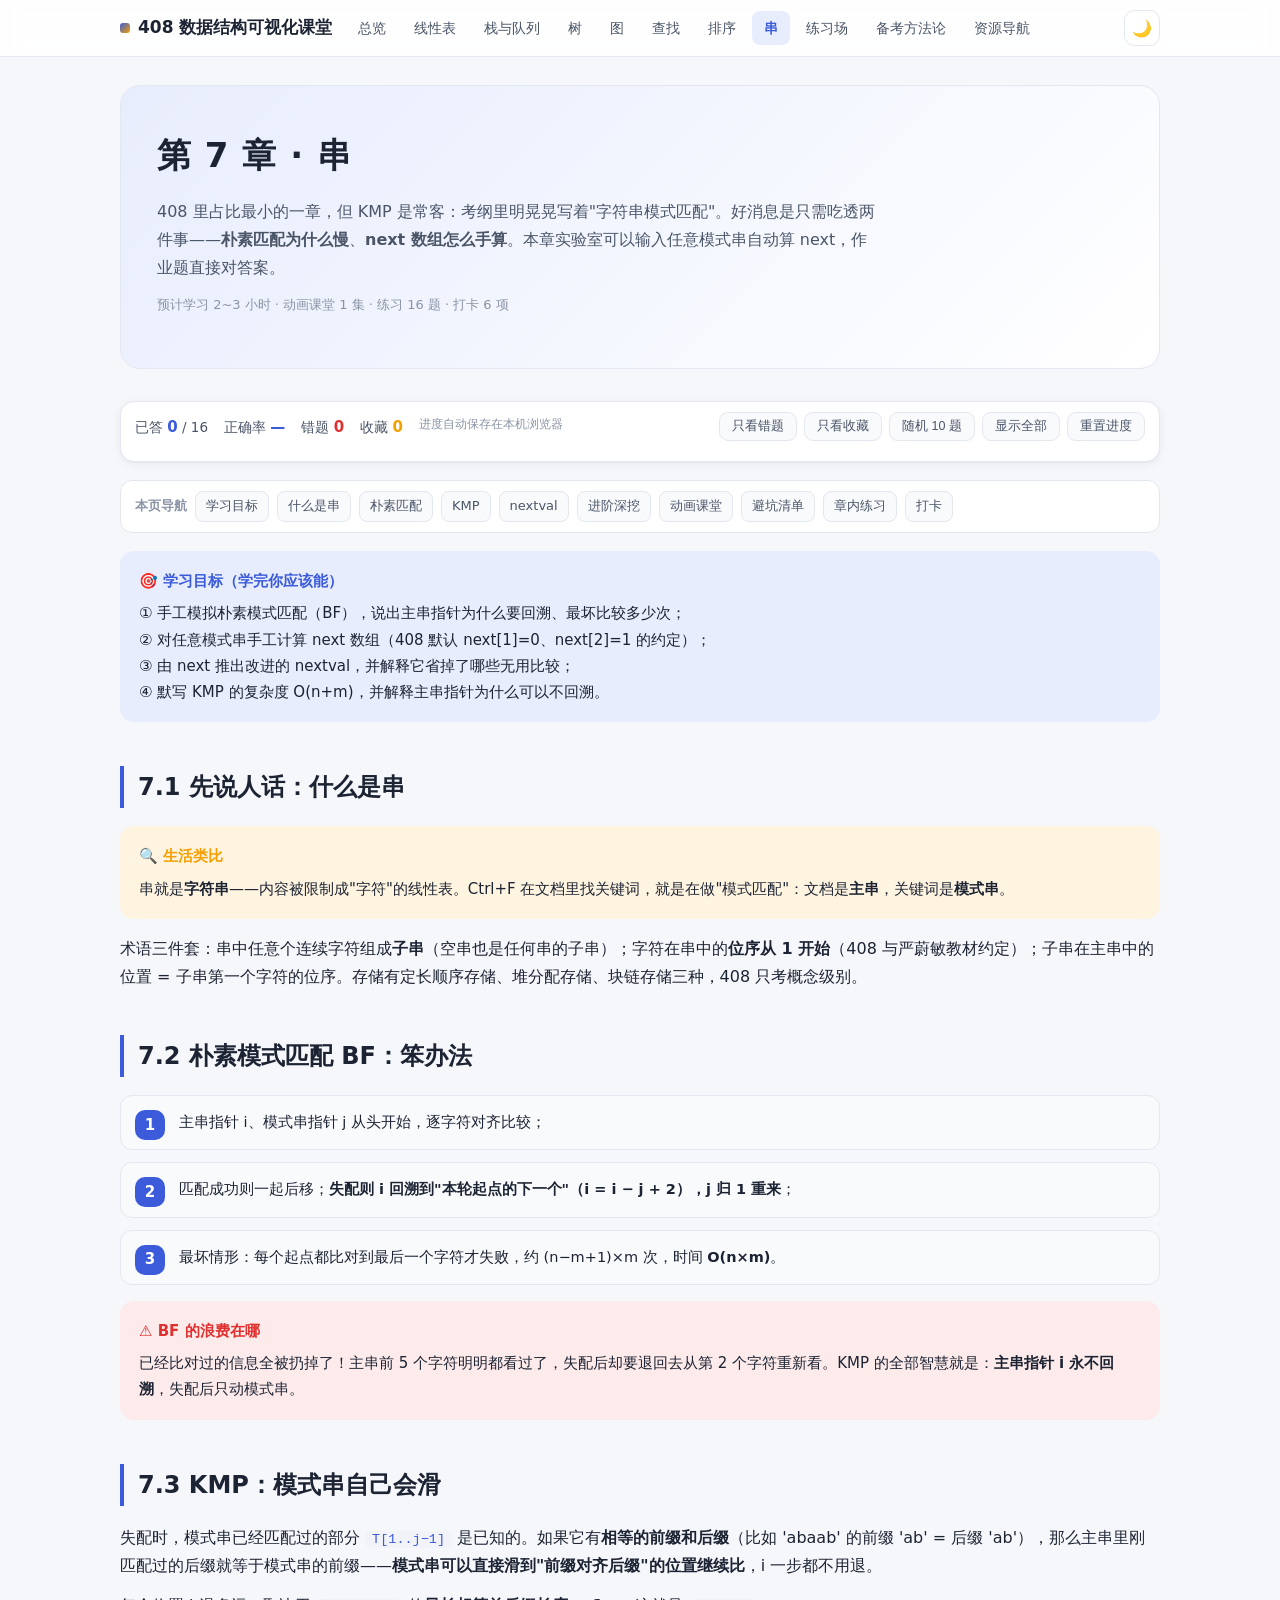
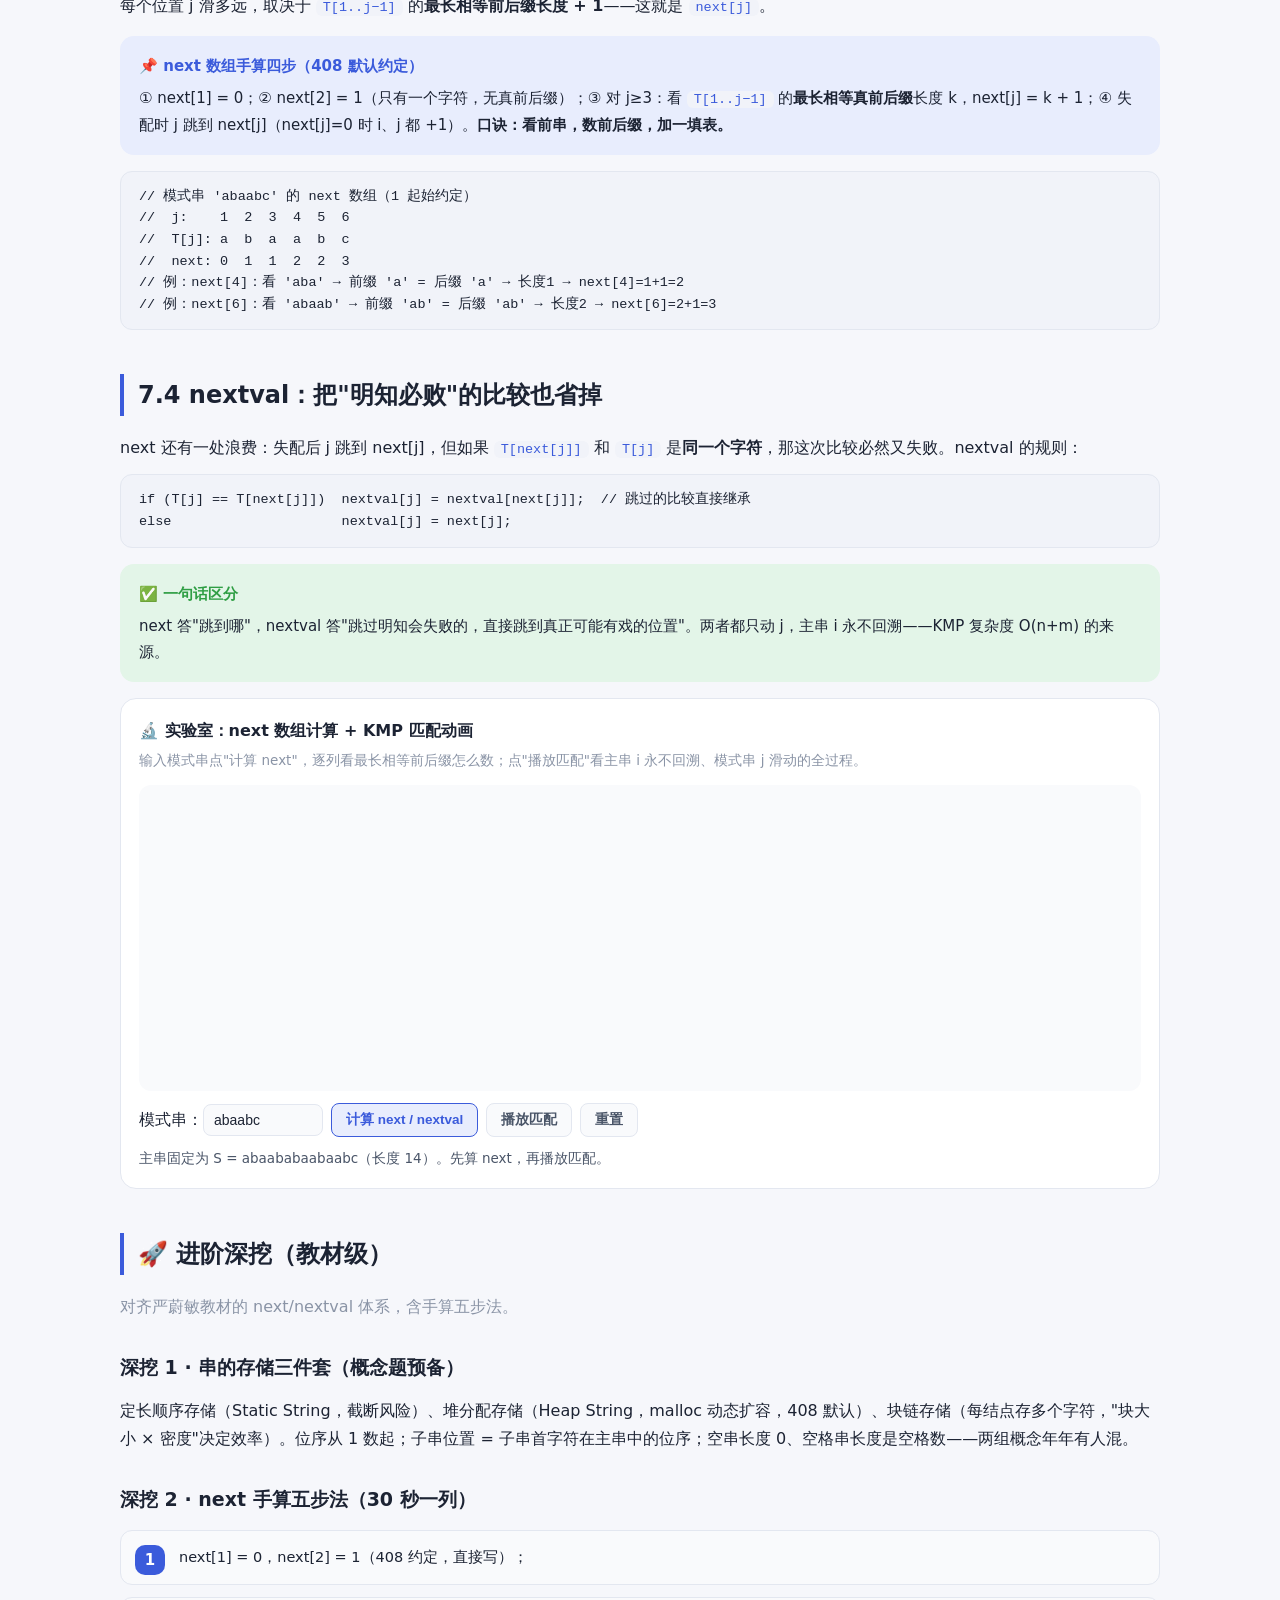
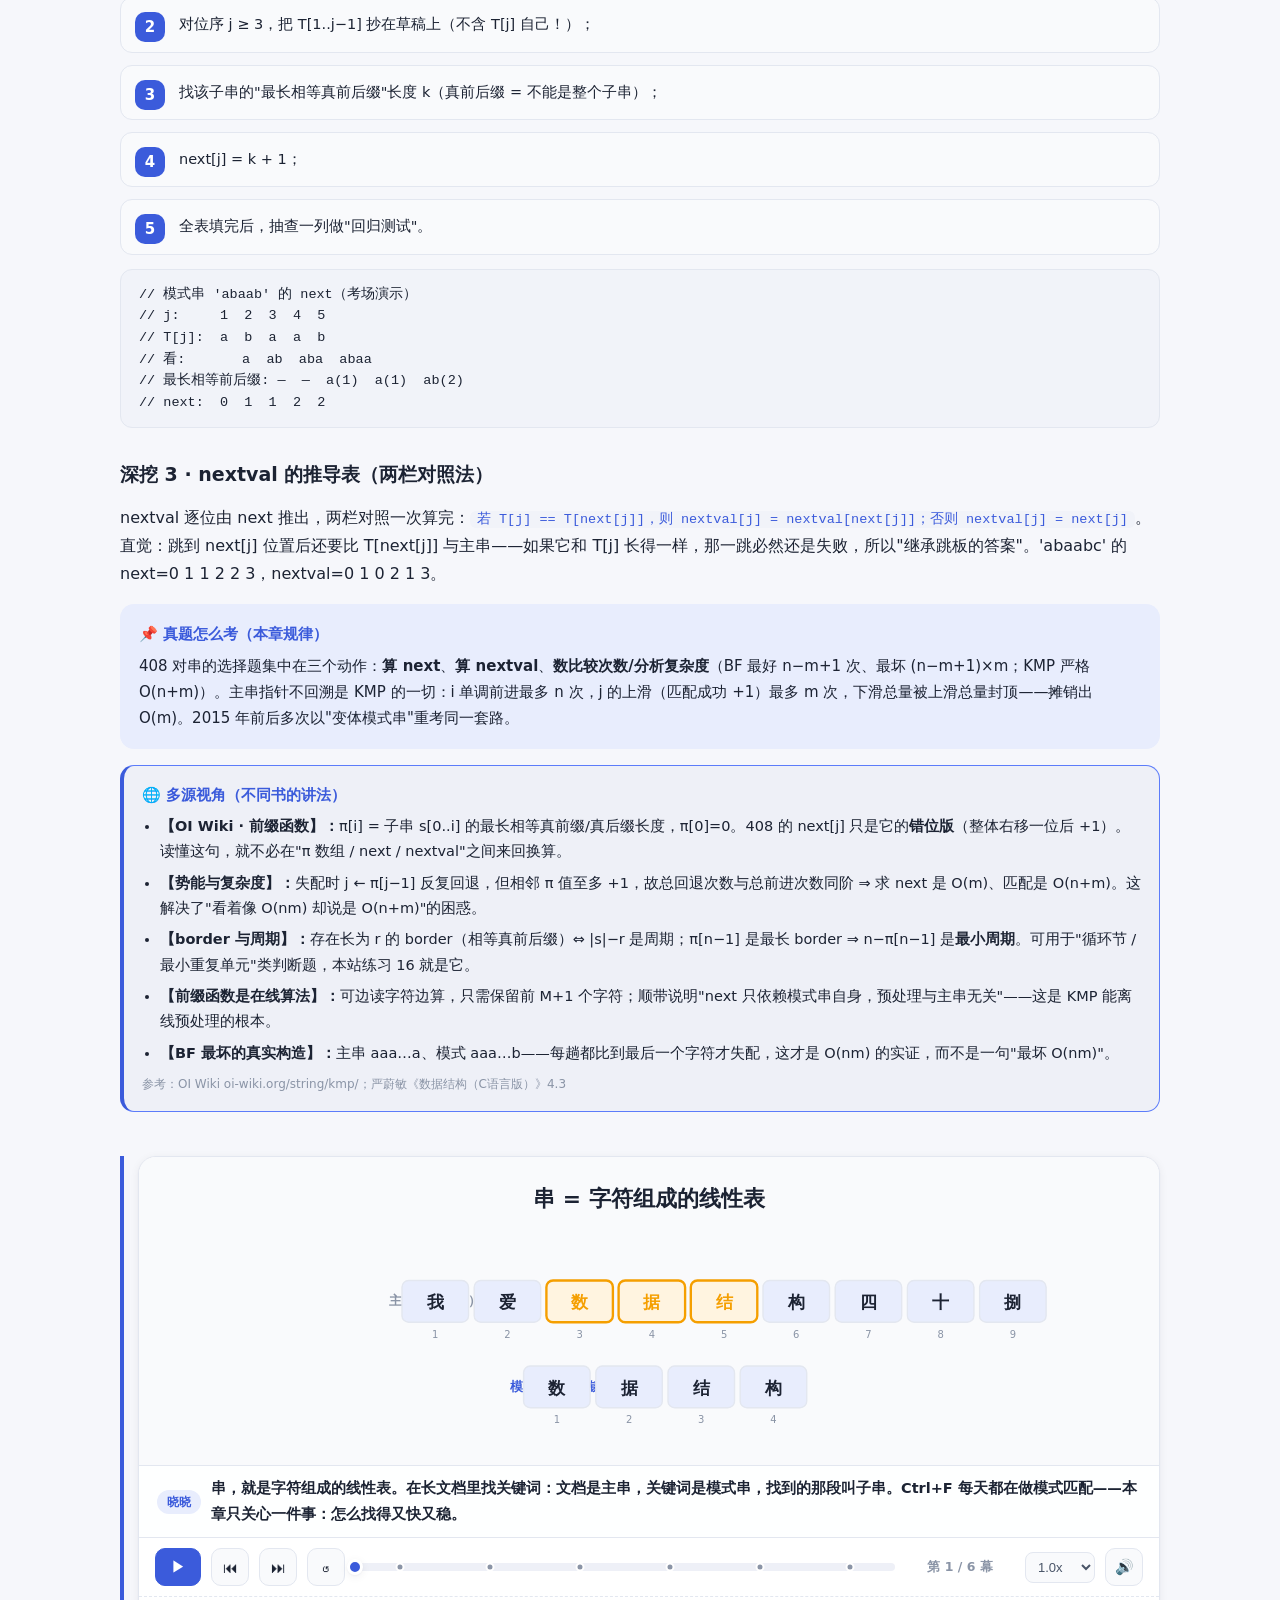
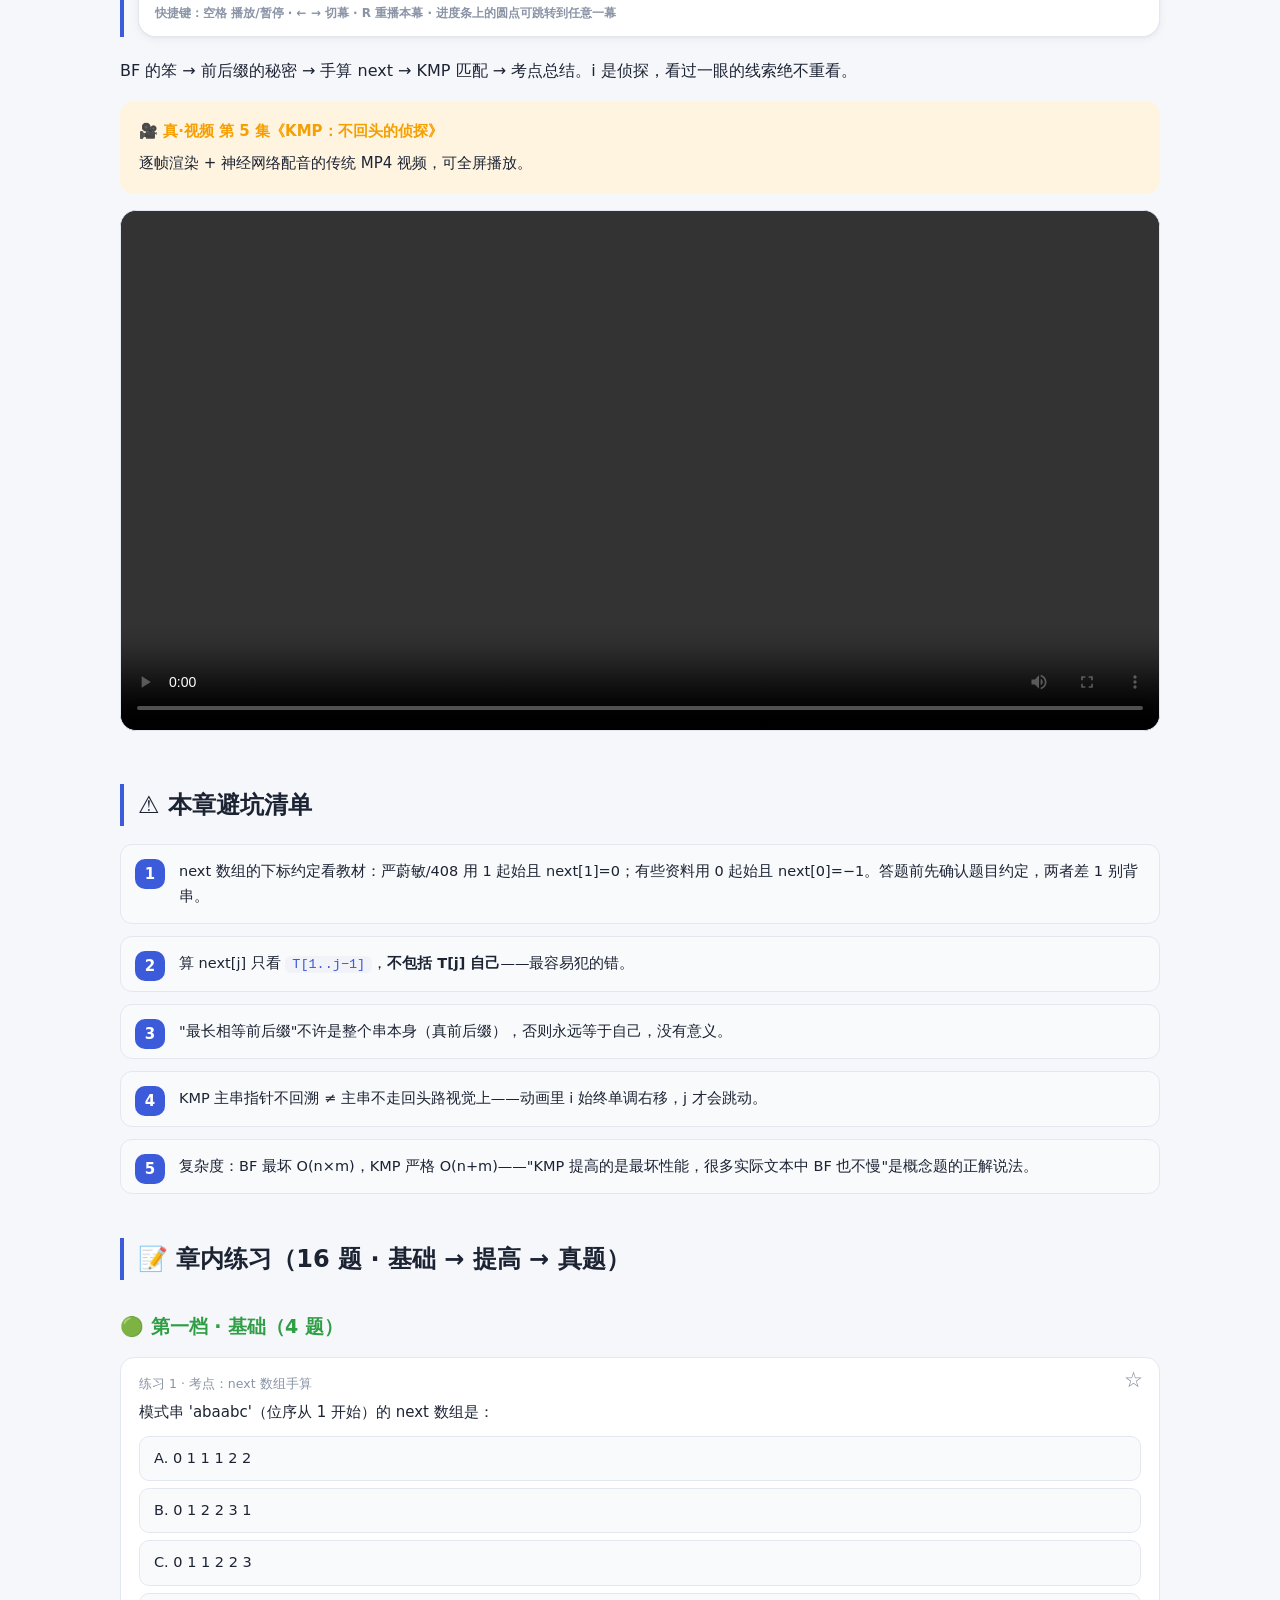
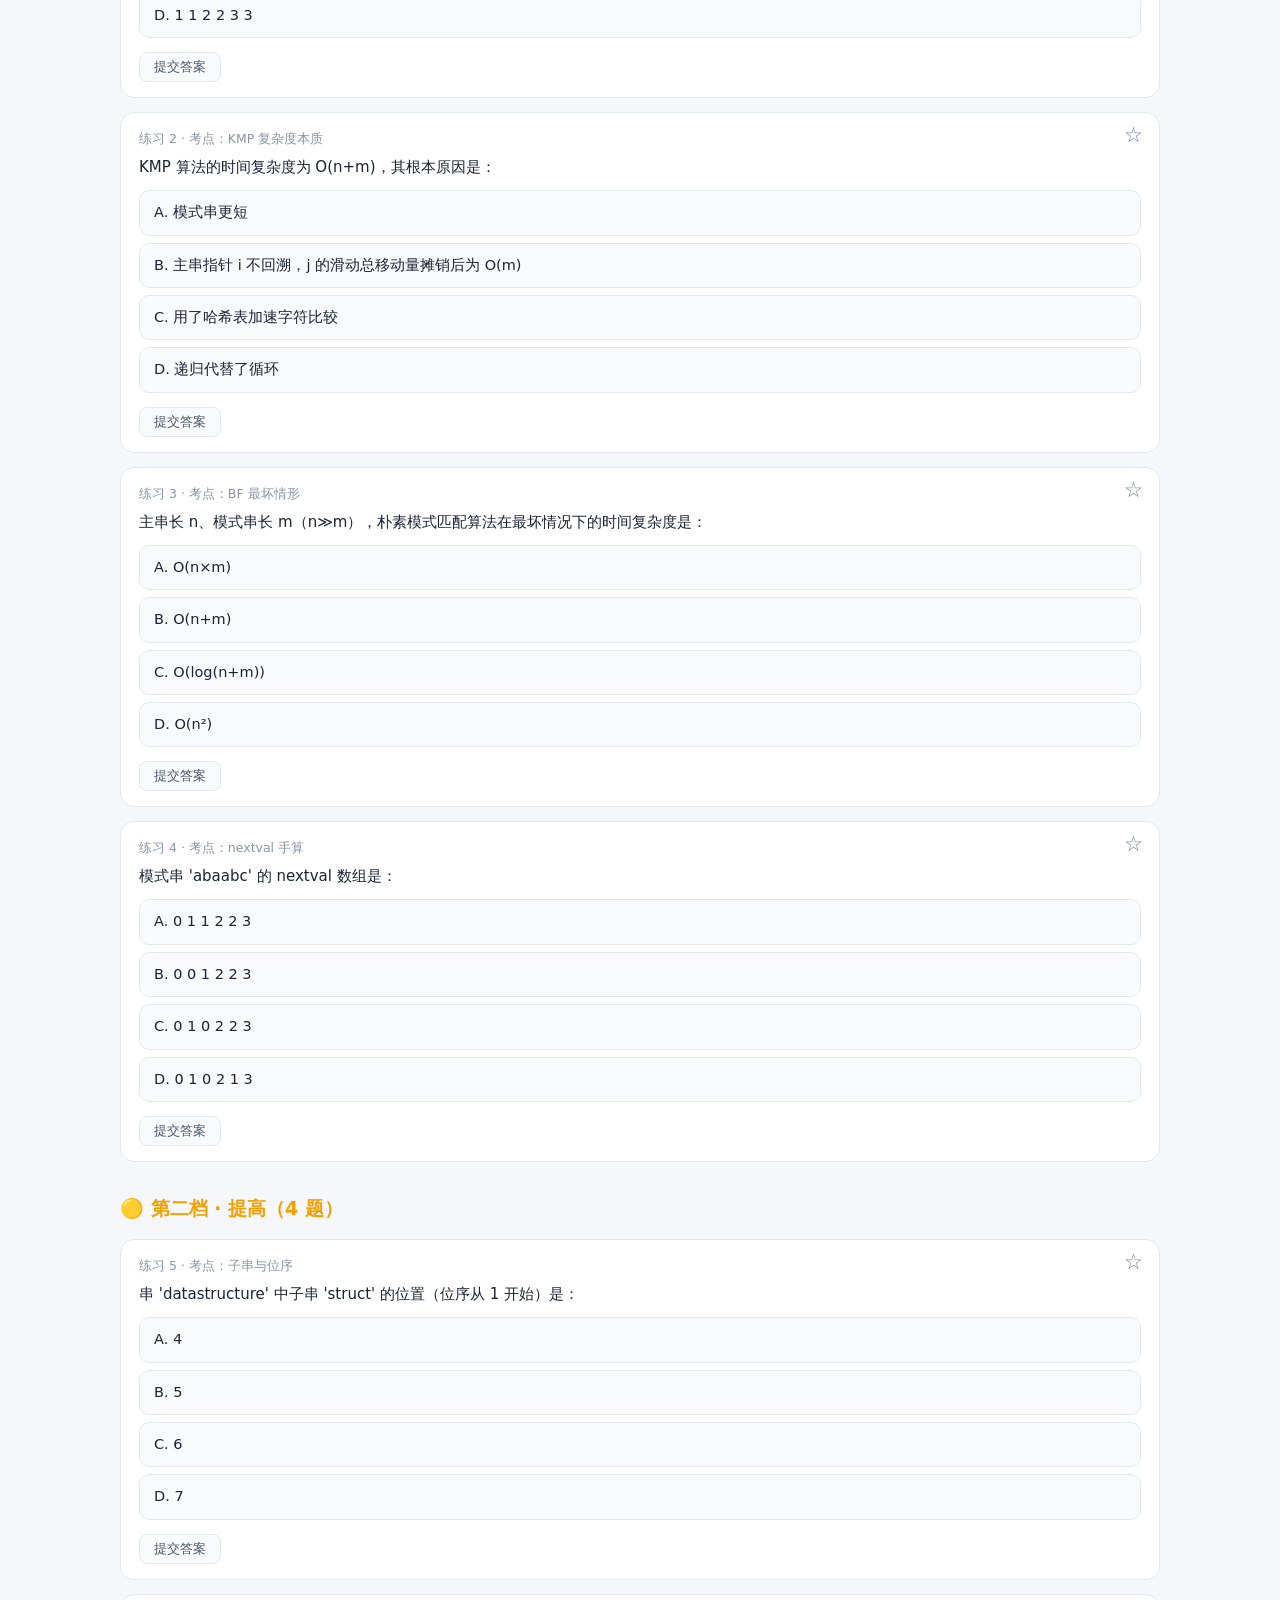
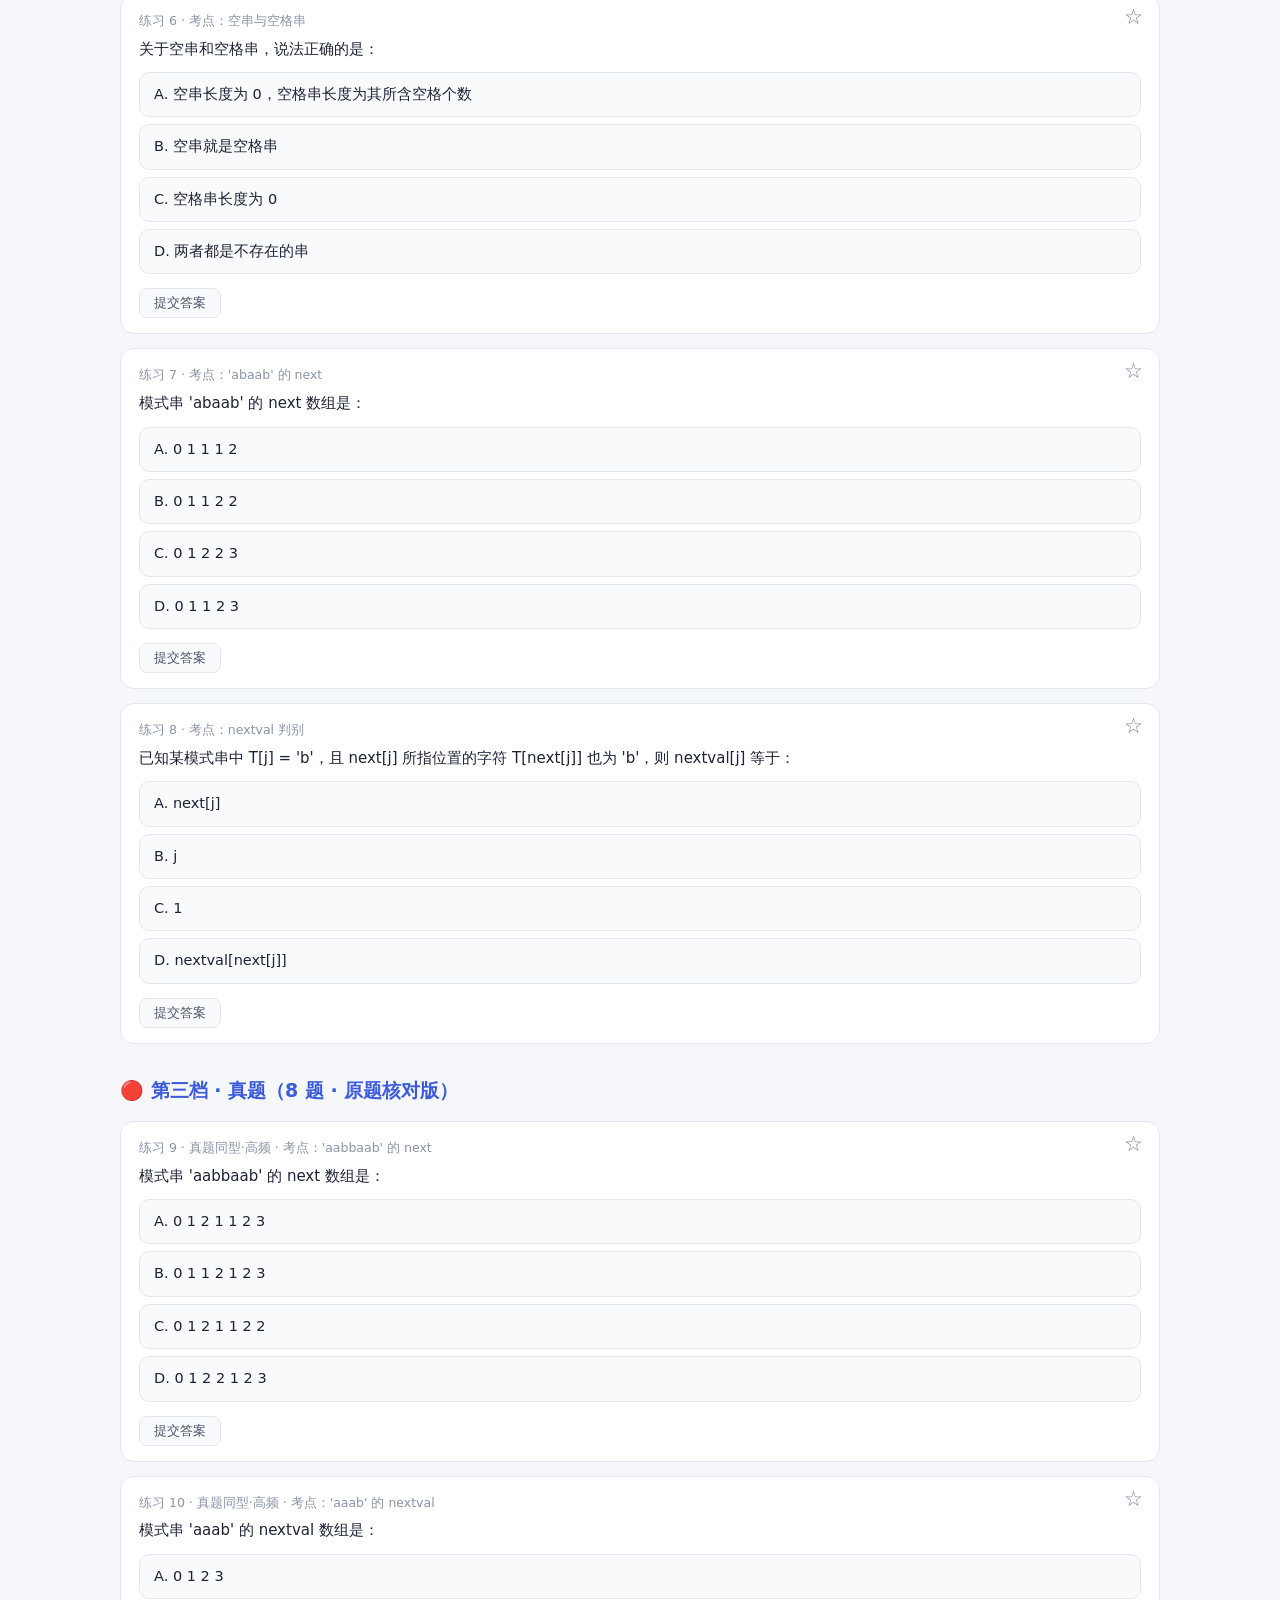
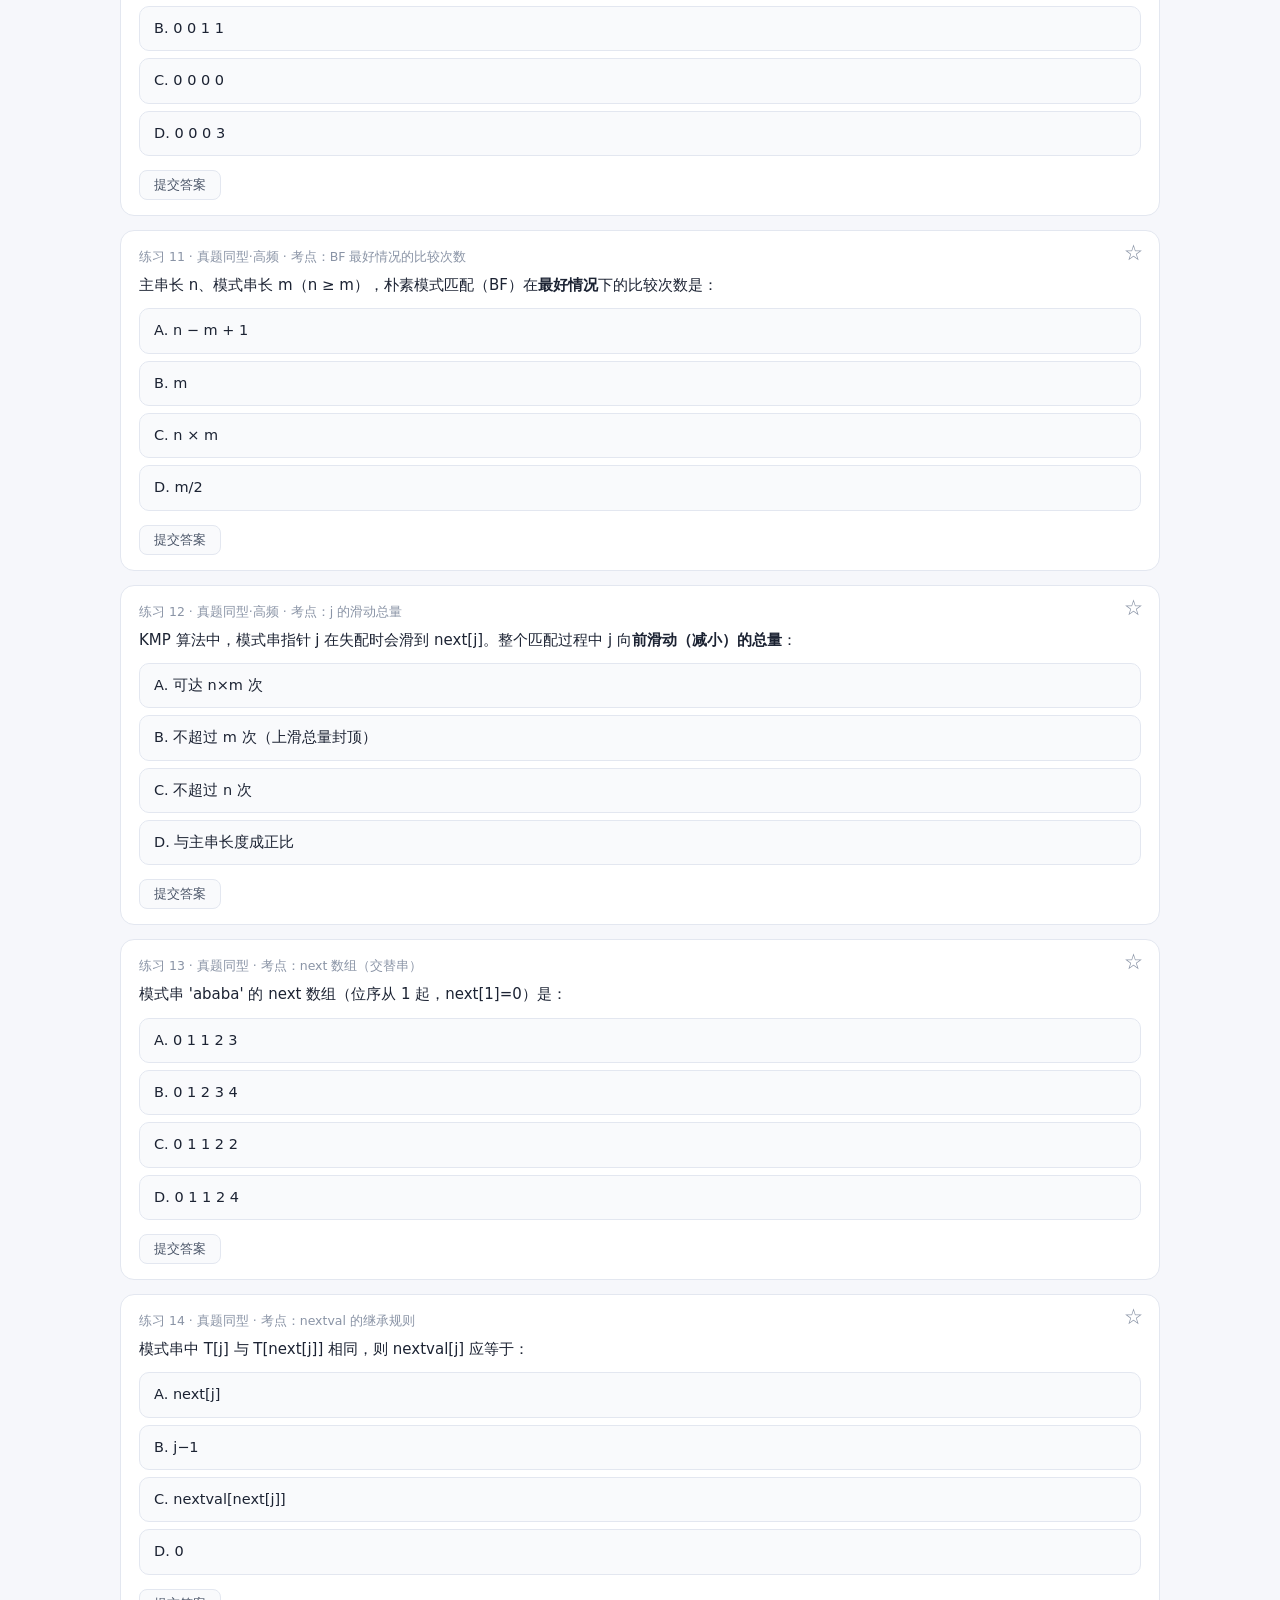
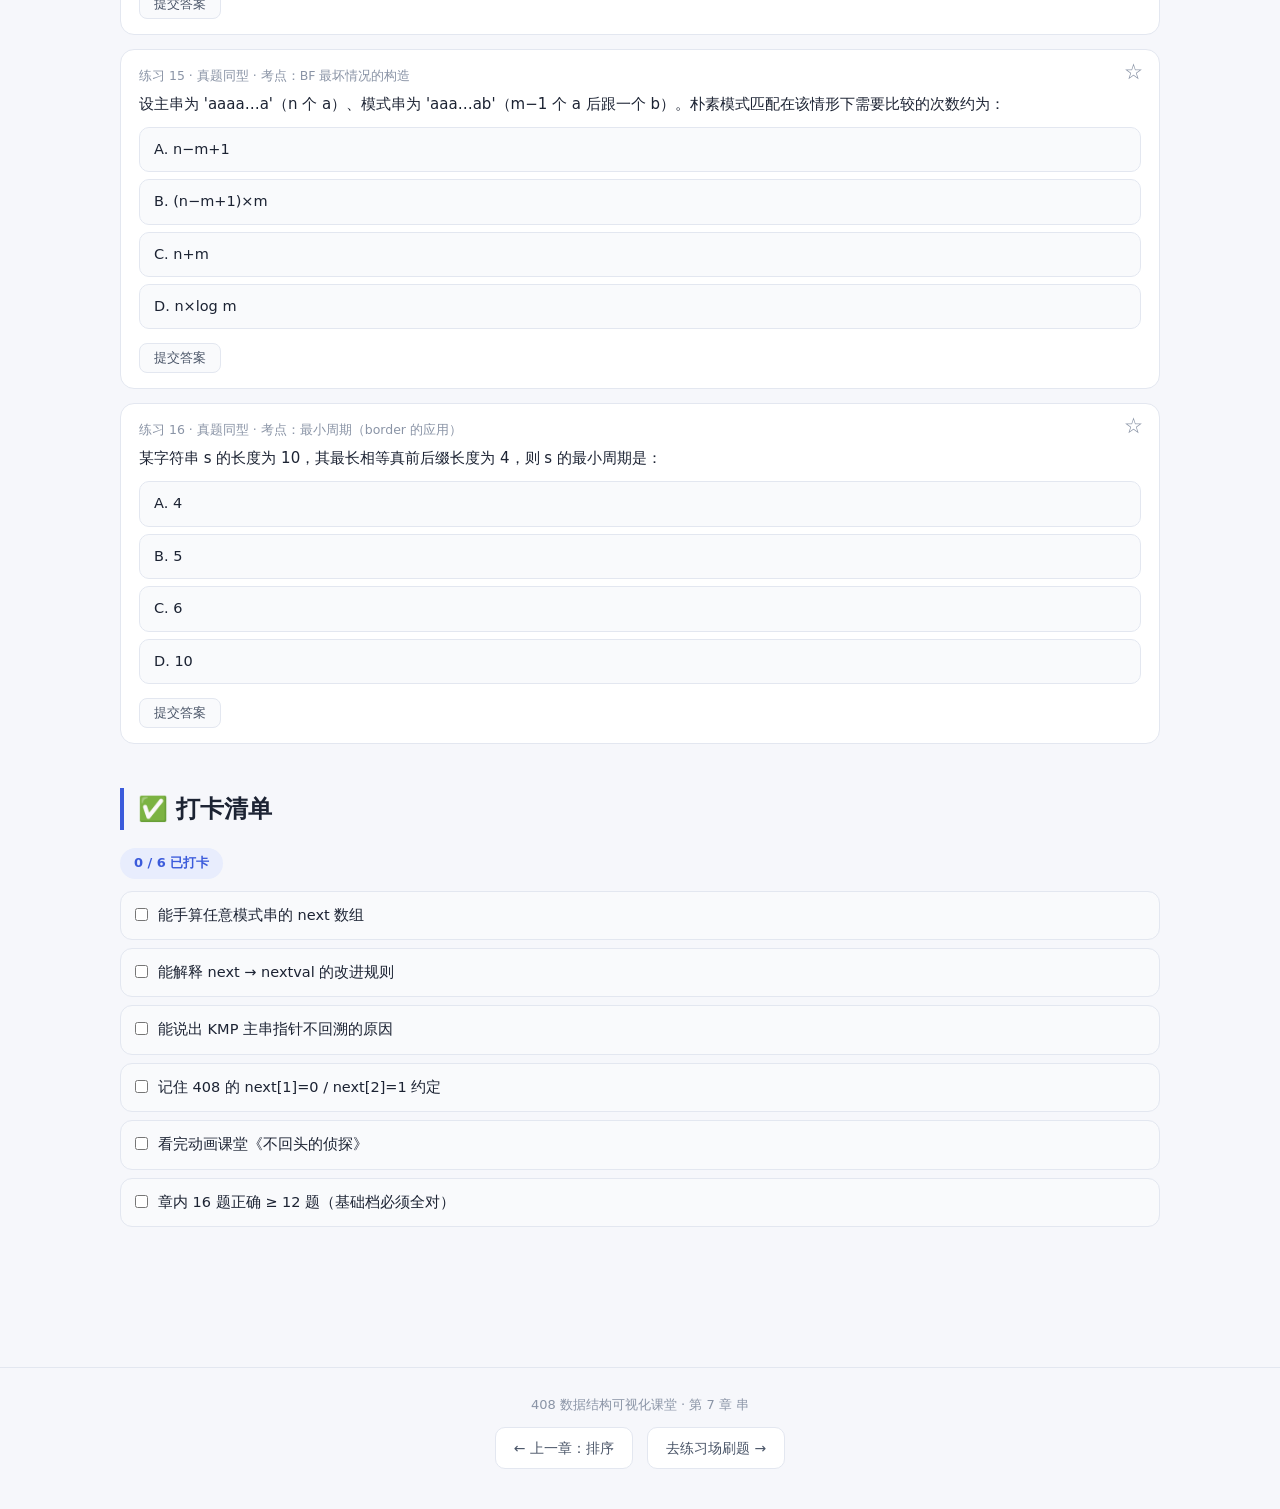
<file: ch07.html>
<!DOCTYPE html>
<html lang="zh-CN" data-theme="light">
<head>
<meta charset="UTF-8">
<meta name="viewport" content="width=device-width, initial-scale=1.0">
<title>第 7 章 串 · 408 数据结构可视化课堂</title>
<link rel="stylesheet" href="assets/style.css?v=4">
</head>
<body>
<nav class="topbar"><div class="topbar-inner">
  <a class="logo" href="index.html"><span class="dot"></span>408 数据结构可视化课堂</a>
  <div class="nav-links">
    <a href="index.html">总览</a><a href="ch01.html">线性表</a><a href="ch02.html">栈与队列</a><a href="ch03.html">树</a><a href="ch04.html">图</a><a href="ch05.html">查找</a><a href="ch06.html">排序</a><a href="ch07.html">串</a><a href="practice.html">练习场</a><a href="method.html">备考方法论</a><a href="resources.html">资源导航</a>
  </div>
  <button class="theme-btn" title="切换明暗主题">🌙</button>
</div></nav>

<div class="wrap">
  <div class="hero">
    <h1>第 7 章 · 串</h1>
    <p>408 里占比最小的一章，但 KMP 是常客：考纲里明晃晃写着"字符串模式匹配"。好消息是只需吃透两件事——<b>朴素匹配为什么慢</b>、<b>next 数组怎么手算</b>。本章实验室可以输入任意模式串自动算 next，作业题直接对答案。</p>
    <p class="tagline">预计学习 2~3 小时 · 动画课堂 1 集 · 练习 16 题 · 打卡 6 项</p>
  </div>

  <div class="toc"><span class="toc-label">本页导航</span><a href="#goal">学习目标</a><a href="#s1">什么是串</a><a href="#s2">朴素匹配</a><a href="#s3">KMP</a><a href="#s4">nextval</a><a href="#deep">进阶深挖</a><a href="#lesson">动画课堂</a><a href="#pit">避坑清单</a><a href="#quiz">章内练习</a><a href="#ck">打卡</a></div>

  <div class="callout exam" id="goal"><div class="co-title">🎯 学习目标（学完你应该能）</div>
  ① 手工模拟朴素模式匹配（BF），说出主串指针为什么要回溯、最坏比较多少次；<br>
  ② 对任意模式串手工计算 next 数组（408 默认 next[1]=0、next[2]=1 的约定）；<br>
  ③ 由 next 推出改进的 nextval，并解释它省掉了哪些无用比较；<br>
  ④ 默写 KMP 的复杂度 O(n+m)，并解释主串指针为什么可以不回溯。</div>

  <h2 class="sec" id="s1">7.1 先说人话：什么是串</h2>
  <div class="callout life"><div class="co-title">🔍 生活类比</div>
  串就是<b>字符串</b>——内容被限制成"字符"的线性表。Ctrl+F 在文档里找关键词，就是在做"模式匹配"：文档是<b>主串</b>，关键词是<b>模式串</b>。</div>
  <p>术语三件套：串中任意个连续字符组成<b>子串</b>（空串也是任何串的子串）；字符在串中的<b>位序从 1 开始</b>（408 与严蔚敏教材约定）；子串在主串中的位置 = 子串第一个字符的位序。存储有定长顺序存储、堆分配存储、块链存储三种，408 只考概念级别。</p>

  <h2 class="sec" id="s2">7.2 朴素模式匹配 BF：笨办法</h2>
  <div class="steps">
    <div class="step">主串指针 i、模式串指针 j 从头开始，逐字符对齐比较；</div>
    <div class="step">匹配成功则一起后移；<b>失配则 i 回溯到"本轮起点的下一个"（i = i − j + 2），j 归 1 重来</b>；</div>
    <div class="step">最坏情形：每个起点都比对到最后一个字符才失败，约 (n−m+1)×m 次，时间 <b>O(n×m)</b>。</div>
  </div>
  <div class="callout warn"><div class="co-title">⚠️ BF 的浪费在哪</div>
  已经比对过的信息全被扔掉了！主串前 5 个字符明明都看过了，失配后却要退回去从第 2 个字符重新看。KMP 的全部智慧就是：<b>主串指针 i 永不回溯</b>，失配后只动模式串。</div>

  <h2 class="sec" id="s3">7.3 KMP：模式串自己会滑</h2>
  <p>失配时，模式串已经匹配过的部分 <code class="inline">T[1..j−1]</code> 是已知的。如果它有<b>相等的前缀和后缀</b>（比如 'abaab' 的前缀 'ab' = 后缀 'ab'），那么主串里刚匹配过的后缀就等于模式串的前缀——<b>模式串可以直接滑到"前缀对齐后缀"的位置继续比</b>，i 一步都不用退。</p>
  <p>每个位置 j 滑多远，取决于 <code class="inline">T[1..j−1]</code> 的<b>最长相等前后缀长度 + 1</b>——这就是 <code class="inline">next[j]</code>。</p>
  <div class="callout exam"><div class="co-title">📌 next 数组手算四步（408 默认约定）</div>
  ① next[1] = 0；② next[2] = 1（只有一个字符，无真前后缀）；③ 对 j≥3：看 <code class="inline">T[1..j−1]</code> 的<b>最长相等真前后缀</b>长度 k，next[j] = k + 1；④ 失配时 j 跳到 next[j]（next[j]=0 时 i、j 都 +1）。<b>口诀：看前串，数前后缀，加一填表。</b></div>
  <pre class="code">// 模式串 'abaabc' 的 next 数组（1 起始约定）
//  j:    1  2  3  4  5  6
//  T[j]: a  b  a  a  b  c
//  next: 0  1  1  2  2  3
// 例：next[4]：看 'aba' → 前缀 'a' = 后缀 'a' → 长度1 → next[4]=1+1=2
// 例：next[6]：看 'abaab' → 前缀 'ab' = 后缀 'ab' → 长度2 → next[6]=2+1=3</pre>

  <h2 class="sec" id="s4">7.4 nextval：把"明知必败"的比较也省掉</h2>
  <p>next 还有一处浪费：失配后 j 跳到 next[j]，但如果 <code class="inline">T[next[j]]</code> 和 <code class="inline">T[j]</code> 是<b>同一个字符</b>，那这次比较必然又失败。nextval 的规则：</p>
  <pre class="code">if (T[j] == T[next[j]])  nextval[j] = nextval[next[j]];  // 跳过的比较直接继承
else                     nextval[j] = next[j];</pre>
  <div class="callout ok"><div class="co-title">✅ 一句话区分</div>
  next 答"跳到哪"，nextval 答"跳过明知会失败的，直接跳到真正可能有戏的位置"。两者都只动 j，主串 i 永不回溯——KMP 复杂度 O(n+m) 的来源。</div>

  <div class="demo" id="demo-kmp">
    <div class="demo-title">🔬 实验室：next 数组计算 + KMP 匹配动画</div>
    <div class="demo-desc">输入模式串点"计算 next"，逐列看最长相等前后缀怎么数；点"播放匹配"看主串 i 永不回溯、模式串 j 滑动的全过程。</div>
    <div class="demo-stage"><svg id="kmp-svg" viewBox="0 0 860 240" width="100%"></svg></div>
    <div class="demo-ctrl">
      <label>模式串：<input id="kmp-pat" type="text" value="abaabc" maxlength="12" style="width:120px"></label>
      <button id="kmp-calc">计算 next / nextval</button>
      <button id="kmp-play" class="ghost">播放匹配</button>
      <button id="kmp-reset" class="ghost">重置</button>
    </div>
    <div class="demo-note" id="kmp-note">主串固定为 S = abaababaabaabc（长度 14）。先算 next，再播放匹配。</div>
  </div>

  <h2 class="sec" id="deep">🚀 进阶深挖（教材级）</h2>
  <p class="muted">对齐严蔚敏教材的 next/nextval 体系，含手算五步法。</p>
  <h3 class="sub">深挖 1 · 串的存储三件套（概念题预备）</h3>
  <p>定长顺序存储（Static String，截断风险）、堆分配存储（Heap String，malloc 动态扩容，408 默认）、块链存储（每结点存多个字符，"块大小 × 密度"决定效率）。位序从 1 数起；子串位置 = 子串首字符在主串中的位序；空串长度 0、空格串长度是空格数——两组概念年年有人混。</p>
  <h3 class="sub">深挖 2 · next 手算五步法（30 秒一列）</h3>
  <div class="steps">
  <div class="step">next[1] = 0，next[2] = 1（408 约定，直接写）；</div>
  <div class="step">对位序 j ≥ 3，把 T[1..j−1] 抄在草稿上（不含 T[j] 自己！）；</div>
  <div class="step">找该子串的"最长相等真前后缀"长度 k（真前后缀 = 不能是整个子串）；</div>
  <div class="step">next[j] = k + 1；</div>
  <div class="step">全表填完后，抽查一列做"回归测试"。</div>
  </div>
  <pre class="code">// 模式串 'abaab' 的 next（考场演示）
// j:     1  2  3  4  5
// T[j]:  a  b  a  a  b
// 看:       a  ab  aba  abaa
// 最长相等前后缀: —  —  a(1)  a(1)  ab(2)
// next:  0  1  1  2  2</pre>
  <h3 class="sub">深挖 3 · nextval 的推导表（两栏对照法）</h3>
  <p>nextval 逐位由 next 推出，两栏对照一次算完：<code class="inline">若 T[j] == T[next[j]]，则 nextval[j] = nextval[next[j]]；否则 nextval[j] = next[j]</code>。直觉：跳到 next[j] 位置后还要比 T[next[j]] 与主串——如果它和 T[j] 长得一样，那一跳必然还是失败，所以"继承跳板的答案"。'abaabc' 的 next=0 1 1 2 2 3，nextval=0 1 0 2 1 3。</p>
  <div class="callout exam"><div class="co-title">📌 真题怎么考（本章规律）</div>
  408 对串的选择题集中在三个动作：<b>算 next</b>、<b>算 nextval</b>、<b>数比较次数/分析复杂度</b>（BF 最好 n−m+1 次、最坏 (n−m+1)×m；KMP 严格 O(n+m)）。主串指针不回溯是 KMP 的一切：i 单调前进最多 n 次，j 的上滑（匹配成功 +1）最多 m 次，下滑总量被上滑总量封顶——摊销出 O(m)。2015 年前后多次以"变体模式串"重考同一套路。</div>

  <div class="callout views"><div class="co-title">🌐 多源视角（不同书的讲法）</div>
  <ul>
    <li><b>【OI Wiki · 前缀函数】：</b>π[i] = 子串 s[0..i] 的最长相等真前缀/真后缀长度，π[0]=0。408 的 next[j] 只是它的<b>错位版</b>（整体右移一位后 +1）。读懂这句，就不必在"π 数组 / next / nextval"之间来回换算。</li>
    <li><b>【势能与复杂度】：</b>失配时 j ← π[j−1] 反复回退，但相邻 π 值至多 +1，故总回退次数与总前进次数同阶 ⇒ 求 next 是 O(m)、匹配是 O(n+m)。这解决了"看着像 O(nm) 却说是 O(n+m)"的困惑。</li>
    <li><b>【border 与周期】：</b>存在长为 r 的 border（相等真前后缀）⇔ |s|−r 是周期；π[n−1] 是最长 border ⇒ n−π[n−1] 是<b>最小周期</b>。可用于"循环节 / 最小重复单元"类判断题，本站练习 16 就是它。</li>
    <li><b>【前缀函数是在线算法】：</b>可边读字符边算，只需保留前 M+1 个字符；顺带说明"next 只依赖模式串自身，预处理与主串无关"——这是 KMP 能离线预处理的根本。</li>
    <li><b>【BF 最坏的真实构造】：</b>主串 aaa…a、模式 aaa…b——每趟都比到最后一个字符才失配，这才是 O(nm) 的实证，而不是一句"最坏 O(nm)"。</li>
  </ul>
  <div class="src">参考：OI Wiki oi-wiki.org/string/kmp/；严蔚敏《数据结构（C语言版）》4.3</div></div>

  <h2 class="sec" id="lesson">🎬 动画课堂 · 第 7 集《不回头的侦探》</h2>
  <p>BF 的笨 → 前后缀的秘密 → 手算 next → KMP 匹配 → 考点总结。i 是侦探，看过一眼的线索绝不重看。</p>
  <div id="lesson"></div>

  <div class="callout life"><div class="co-title">🎥 真·视频 第 5 集《KMP：不回头的侦探》</div>
  逐帧渲染 + 神经网络配音的传统 MP4 视频，可全屏播放。</div>
  <video controls preload="metadata" src="mp4/ep05-kmp.mp4" style="width:100%;border-radius:16px;border:1px solid var(--line);background:#000"></video>

  <h2 class="sec" id="pit">⚠️ 本章避坑清单</h2>
  <div class="steps">
    <div class="step">next 数组的下标约定看教材：严蔚敏/408 用 1 起始且 next[1]=0；有些资料用 0 起始且 next[0]=−1。答题前先确认题目约定，两者差 1 别背串。</div>
    <div class="step">算 next[j] 只看 <code class="inline">T[1..j−1]</code>，<b>不包括 T[j] 自己</b>——最容易犯的错。</div>
    <div class="step">"最长相等前后缀"不许是整个串本身（真前后缀），否则永远等于自己，没有意义。</div>
    <div class="step">KMP 主串指针不回溯 ≠ 主串不走回头路视觉上——动画里 i 始终单调右移，j 才会跳动。</div>
    <div class="step">复杂度：BF 最坏 O(n×m)，KMP 严格 O(n+m)——"KMP 提高的是最坏性能，很多实际文本中 BF 也不慢"是概念题的正解说法。</div>
  </div>

  <h2 class="sec" id="quiz">📝 章内练习（16 题 · 基础 → 提高 → 真题）</h2>
  <h3 class="sub" style="color:var(--green)">🟢 第一档 · 基础（4 题）</h3>
  <div class="quiz" data-answer="C" data-diff="mid">
    <div class="q-head"><div class="q-tag">练习 1 · 考点：next 数组手算</div>
    模式串 'abaabc'（位序从 1 开始）的 next 数组是：</div>
    <div class="opts">
      <div class="opt" data-opt="A">A. 0 1 1 1 2 2</div>
      <div class="opt" data-opt="B">B. 0 1 2 2 3 1</div>
      <div class="opt" data-opt="C">C. 0 1 1 2 2 3</div>
      <div class="opt" data-opt="D">D. 1 1 2 2 3 3</div>
    </div>
    <div class="q-foot"><button class="btn-ans">提交答案</button><span class="q-res"></span></div>
    <div class="q-exp"><b>解析：</b>选 C。逐列数：j=3 看 'ab' 无相等真前后缀 → 1；j=4 看 'aba'，前缀'a'=后缀'a' 长 1 → 2；j=5 看 'abaa'，最长 'a' → 2；j=6 看 'abaab'，'ab'='ab' 长 2 → 3。口诀"看前串，数前后缀，加一填表"。去实验室输入 abaabc 验证一遍。</div>
  </div>
  <div class="quiz" data-answer="B" data-diff="basic">
    <div class="q-head"><div class="q-tag">练习 2 · 考点：KMP 复杂度本质</div>
    KMP 算法的时间复杂度为 O(n+m)，其根本原因是：</div>
    <div class="opts">
      <div class="opt" data-opt="A">A. 模式串更短</div>
      <div class="opt" data-opt="B">B. 主串指针 i 不回溯，j 的滑动总移动量摊销后为 O(m)</div>
      <div class="opt" data-opt="C">C. 用了哈希表加速字符比较</div>
      <div class="opt" data-opt="D">D. 递归代替了循环</div>
    </div>
    <div class="q-foot"><button class="btn-ans">提交答案</button><span class="q-res"></span></div>
    <div class="q-exp"><b>解析：</b>选 B。i 单调右移最多 n 次；j 虽会跳动，但每次匹配成功 j+1 最多 m 次，失配下滑总量不会超过上滑总量（摊销），总共 O(m)。两次线性扫描 → O(n+m)。KMP 和哈希、递归都没关系。</div>
  </div>
  <div class="quiz" data-answer="A" data-diff="basic">
    <div class="q-head"><div class="q-tag">练习 3 · 考点：BF 最坏情形</div>
    主串长 n、模式串长 m（n≫m），朴素模式匹配算法在最坏情况下的时间复杂度是：</div>
    <div class="opts">
      <div class="opt" data-opt="A">A. O(n×m)</div>
      <div class="opt" data-opt="B">B. O(n+m)</div>
      <div class="opt" data-opt="C">C. O(log(n+m))</div>
      <div class="opt" data-opt="D">D. O(n²)</div>
    </div>
    <div class="q-foot"><button class="btn-ans">提交答案</button><span class="q-res"></span></div>
    <div class="q-exp"><b>解析：</b>选 A。最坏：如主串 'aaaa…a' 找 'aaab'，每个起点都要比对到模式串最后一个字符才失败，约 (n−m+1)×m 次。B 是 KMP 的成绩，D 忽略了 m——n×m 在 n≈m 时才退化成 n²。</div>
  </div>
  <div class="quiz" data-answer="D" data-diff="mid">
    <div class="q-head"><div class="q-tag">练习 4 · 考点：nextval 手算</div>
    模式串 'abaabc' 的 nextval 数组是：</div>
    <div class="opts">
      <div class="opt" data-opt="A">A. 0 1 1 2 2 3</div>
      <div class="opt" data-opt="B">B. 0 0 1 2 2 3</div>
      <div class="opt" data-opt="C">C. 0 1 0 2 2 3</div>
      <div class="opt" data-opt="D">D. 0 1 0 2 1 3</div>
    </div>
    <div class="q-foot"><button class="btn-ans">提交答案</button><span class="q-res"></span></div>
    <div class="q-exp"><b>解析：</b>选 D。在 next（0 1 1 2 2 3）基础上逐位检查：j=3：T[3]='a' 与 T[next[3]]=T[1]='a' 相同 → nextval[3]=nextval[1]=0；j=5：T[5]='b' 与 T[next[5]]=T[2]='b' 相同 → nextval[5]=nextval[2]=1。其余位字符不同，直接继承 next。口诀："与跳往位置的字符相同？那这一跳也是白跳，跟着它一起跳。"</div>
  </div>

  <h3 class="sub" style="color:var(--accent)">🟡 第二档 · 提高（4 题）</h3>
  <div class="quiz" data-answer="B" data-diff="basic">
    <div class="q-head"><div class="q-tag">练习 5 · 考点：子串与位序</div>
    串 'datastructure' 中子串 'struct' 的位置（位序从 1 开始）是：</div>
    <div class="opts">
      <div class="opt" data-opt="A">A. 4</div>
      <div class="opt" data-opt="B">B. 5</div>
      <div class="opt" data-opt="C">C. 6</div>
      <div class="opt" data-opt="D">D. 7</div>
    </div>
    <div class="q-foot"><button class="btn-ans">提交答案</button><span class="q-res"></span></div>
    <div class="q-exp"><b>解析：</b>选 B。逐个数：d(1) a(2) t(3) a(4) s(5) t(6) r(7)…，'struct' 首字符 s 在位序 5，故位置为 5。注意"子串位置 = 首字符位序"这一条，别数成尾部。</div>
  </div>
  <div class="quiz" data-answer="A" data-diff="basic">
    <div class="q-head"><div class="q-tag">练习 6 · 考点：空串与空格串</div>
    关于空串和空格串，说法正确的是：</div>
    <div class="opts">
      <div class="opt" data-opt="A">A. 空串长度为 0，空格串长度为其所含空格个数</div>
      <div class="opt" data-opt="B">B. 空串就是空格串</div>
      <div class="opt" data-opt="C">C. 空格串长度为 0</div>
      <div class="opt" data-opt="D">D. 两者都是不存在的串</div>
    </div>
    <div class="q-foot"><button class="btn-ans">提交答案</button><span class="q-res"></span></div>
    <div class="q-exp"><b>解析：</b>选 A。空串 "" 长度 0；空格串 "   " 长度 = 空格个数（如 3）。概念辨析题，一字之差。</div>
  </div>
  <div class="quiz" data-answer="B" data-diff="mid">
    <div class="q-head"><div class="q-tag">练习 7 · 考点：'abaab' 的 next</div>
    模式串 'abaab' 的 next 数组是：</div>
    <div class="opts">
      <div class="opt" data-opt="A">A. 0 1 1 1 2</div>
      <div class="opt" data-opt="B">B. 0 1 1 2 2</div>
      <div class="opt" data-opt="C">C. 0 1 2 2 3</div>
      <div class="opt" data-opt="D">D. 0 1 1 2 3</div>
    </div>
    <div class="q-foot"><button class="btn-ans">提交答案</button><span class="q-res"></span></div>
    <div class="q-exp"><b>解析：</b>选 B。j=3 看 'ab' 无相等真前后缀 → 1；j=4 看 'aba'，'a'='a' 长 1 → 2；j=5 看 'abaa'，'a'='a' → 2。深挖 2 的五步法走一遍即可。</div>
  </div>
  <div class="quiz" data-answer="D" data-diff="mid">
    <div class="q-head"><div class="q-tag">练习 8 · 考点：nextval 判别</div>
    已知某模式串中 T[j] = 'b'，且 next[j] 所指位置的字符 T[next[j]] 也为 'b'，则 nextval[j] 等于：</div>
    <div class="opts">
      <div class="opt" data-opt="A">A. next[j]</div>
      <div class="opt" data-opt="B">B. j</div>
      <div class="opt" data-opt="C">C. 1</div>
      <div class="opt" data-opt="D">D. nextval[next[j]]</div>
    </div>
    <div class="q-foot"><button class="btn-ans">提交答案</button><span class="q-res"></span></div>
    <div class="q-exp"><b>解析：</b>选 D。跳到 next[j] 后要比较的字符与 T[j] 相同 → 这次比较必然再失败 → 直接继承跳板的答案。这就是"把明知会失败的比较也跳过"的规则本体。</div>
  </div>

  <h3 class="sub" style="color:var(--brand)">🔴 第三档 · 真题（8 题 · 原题核对版）</h3>
  <div class="quiz" data-answer="A" data-diff="real">
    <div class="q-head"><div class="q-tag">练习 9 · 真题同型·高频 · 考点：'aabbaab' 的 next</div>
    模式串 'aabbaab' 的 next 数组是：</div>
    <div class="opts">
      <div class="opt" data-opt="A">A. 0 1 2 1 1 2 3</div>
      <div class="opt" data-opt="B">B. 0 1 1 2 1 2 3</div>
      <div class="opt" data-opt="C">C. 0 1 2 1 1 2 2</div>
      <div class="opt" data-opt="D">D. 0 1 2 2 1 2 3</div>
    </div>
    <div class="q-foot"><button class="btn-ans">提交答案</button><span class="q-res"></span></div>
    <div class="q-exp"><b>解析：</b>选 A。逐列：j=2 → 1；j=3 看 'aa'，'a'='a' → 2；j=4 看 'aab' 无 → 1；j=5 看 'aabb' 无 → 1；j=6 看 'aabba'，首尾 'a'='a' → 2；j=7 看 'aabbaa'，最长相等真前后缀 'aa' 长 2 → 3。故 next = 0 1 2 1 1 2 3。C 是把第 7 位算成 2 的常见失误。</div>
  </div>
  <div class="quiz" data-answer="D" data-diff="real">
    <div class="q-head"><div class="q-tag">练习 10 · 真题同型·高频 · 考点：'aaab' 的 nextval</div>
    模式串 'aaab' 的 nextval 数组是：</div>
    <div class="opts">
      <div class="opt" data-opt="A">A. 0 1 2 3</div>
      <div class="opt" data-opt="B">B. 0 0 1 1</div>
      <div class="opt" data-opt="C">C. 0 0 0 0</div>
      <div class="opt" data-opt="D">D. 0 0 0 3</div>
    </div>
    <div class="q-foot"><button class="btn-ans">提交答案</button><span class="q-res"></span></div>
    <div class="q-exp"><b>解析：</b>选 D。next = 0 1 2 3；逐位判别：T[2]='a' 与 T[next[2]]=T[1]='a' 相同 → 继承 nextval[1]=0；T[3] 同理继承 → 0；j=4：T[4]='b' 与 T[next[4]]=T[3]='a' <b>不同</b> → 不继承，nextval[4]=next[4]=3。故 nextval = 0 0 0 3。全同字符的串（如 'aaa'）才是"全零"极端情形——C 正是没看末位 b 的最诱人陷阱。</div>
  </div>
  <div class="quiz" data-answer="A" data-diff="real">
    <div class="q-head"><div class="q-tag">练习 11 · 真题同型·高频 · 考点：BF 最好情况的比较次数</div>
    主串长 n、模式串长 m（n ≥ m），朴素模式匹配（BF）在<b>最好情况</b>下的比较次数是：</div>
    <div class="opts">
      <div class="opt" data-opt="A">A. n − m + 1</div>
      <div class="opt" data-opt="B">B. m</div>
      <div class="opt" data-opt="C">C. n × m</div>
      <div class="opt" data-opt="D">D. m/2</div>
    </div>
    <div class="q-foot"><button class="btn-ans">提交答案</button><span class="q-res"></span></div>
    <div class="q-exp"><b>解析：</b>选 A。最好情形：每个起点第一次比较就失配（首位字符就对不上），共比较 n − m + 1 次。最坏是 (n−m+1)×m——两头的公式都要会写，2011 年前后多次以"最好/最坏/平均"三连问。</div>
  </div>
  <div class="quiz" data-answer="B" data-diff="real">
    <div class="q-head"><div class="q-tag">练习 12 · 真题同型·高频 · 考点：j 的滑动总量</div>
    KMP 算法中，模式串指针 j 在失配时会滑到 next[j]。整个匹配过程中 j 向<b>前滑动（减小）的总量</b>：</div>
    <div class="opts">
      <div class="opt" data-opt="A">A. 可达 n×m 次</div>
      <div class="opt" data-opt="B">B. 不超过 m 次（上滑总量封顶）</div>
      <div class="opt" data-opt="C">C. 不超过 n 次</div>
      <div class="opt" data-opt="D">D. 与主串长度成正比</div>
    </div>
    <div class="q-foot"><button class="btn-ans">提交答案</button><span class="q-res"></span></div>
    <div class="q-exp"><b>解析：</b>选 B。j 每匹配成功一次 +1，全程最多 +m；每次失配下滑若干，但 j 永不为负 → 下滑总量 ≤ 上滑总量 ≤ m。这就是 O(n+m) 中 O(m) 的摊销来源，也是"KMP 为什么快"的标准答案。</div>
  </div>
  <div class="quiz" data-answer="A" data-diff="real">
    <div class="q-head"><div class="q-tag">练习 13 · 真题同型 · 考点：next 数组（交替串）</div>
    模式串 'ababa' 的 next 数组（位序从 1 起，next[1]=0）是：</div>
    <div class="opts">
      <div class="opt" data-opt="A">A. 0 1 1 2 3</div>
      <div class="opt" data-opt="B">B. 0 1 2 3 4</div>
      <div class="opt" data-opt="C">C. 0 1 1 2 2</div>
      <div class="opt" data-opt="D">D. 0 1 1 2 4</div>
    </div>
    <div class="q-foot"><button class="btn-ans">提交答案</button><span class="q-res"></span></div>
    <div class="q-exp"><b>解析：</b>选 A。j=3 看 'ab' 无相等真前后缀 → 1；j=4 看 'aba'，'a'='a' 长 1 → 2；j=5 看 'abab'，'ab'='ab' 长 2 → 3。故 0 1 1 2 3。交替串是命题人最爱——注意它不像全同串那样逐位递增（那是 'aaaa' 才有）。</div>
  </div>
  <div class="quiz" data-answer="C" data-diff="real">
    <div class="q-head"><div class="q-tag">练习 14 · 真题同型 · 考点：nextval 的继承规则</div>
    模式串中 T[j] 与 T[next[j]] 相同，则 nextval[j] 应等于：</div>
    <div class="opts">
      <div class="opt" data-opt="A">A. next[j]</div>
      <div class="opt" data-opt="B">B. j−1</div>
      <div class="opt" data-opt="C">C. nextval[next[j]]</div>
      <div class="opt" data-opt="D">D. 0</div>
    </div>
    <div class="q-foot"><button class="btn-ans">提交答案</button><span class="q-res"></span></div>
    <div class="q-exp"><b>解析：</b>选 C。跳到 next[j] 后要比较的字符与 T[j] 相同，这次比较必然再次失败，所以直接继承"跳板的跳板"的答案。注意是<b>继承 nextval</b>而不是 next——一路继承下去才是"跳过所有明知必败的比较"。</div>
  </div>
  <div class="quiz" data-answer="B" data-diff="real">
    <div class="q-head"><div class="q-tag">练习 15 · 真题同型 · 考点：BF 最坏情况的构造</div>
    设主串为 'aaaa…a'（n 个 a）、模式串为 'aaa…ab'（m−1 个 a 后跟一个 b）。朴素模式匹配在该情形下需要比较的次数约为：</div>
    <div class="opts">
      <div class="opt" data-opt="A">A. n−m+1</div>
      <div class="opt" data-opt="B">B. (n−m+1)×m</div>
      <div class="opt" data-opt="C">C. n+m</div>
      <div class="opt" data-opt="D">D. n×log m</div>
    </div>
    <div class="q-foot"><button class="btn-ans">提交答案</button><span class="q-res"></span></div>
    <div class="q-exp"><b>解析：</b>选 B。每个起点都要一路比到模式串最后一个字符才失配，正是 (n−m+1)×m 的最坏量级。这个构造是"BF 为什么是 O(nm)"的实证，也是 KMP 存在的理由。</div>
  </div>
  <div class="quiz" data-answer="C" data-diff="real">
    <div class="q-head"><div class="q-tag">练习 16 · 真题同型 · 考点：最小周期（border 的应用）</div>
    某字符串 s 的长度为 10，其最长相等真前后缀长度为 4，则 s 的最小周期是：</div>
    <div class="opts">
      <div class="opt" data-opt="A">A. 4</div>
      <div class="opt" data-opt="B">B. 5</div>
      <div class="opt" data-opt="C">C. 6</div>
      <div class="opt" data-opt="D">D. 10</div>
    </div>
    <div class="q-foot"><button class="btn-ans">提交答案</button><span class="q-res"></span></div>
    <div class="q-exp"><b>解析：</b>选 C。length − 最长 border = 10 − 4 = 6。直觉：若前 4 个字符与后 4 个字符相同，把串往前"推"6 格就能自我重合，所以 6 是周期；最小周期的定义就是"能自我重合的最小位移"。</div>
  </div>

  <h2 class="sec" id="ck">✅ 打卡清单</h2>
  <div data-ck-scope>
    <p><span class="progress-pill">0 / 6 已打卡</span></p>
    <div class="checklist">
      <label class="check-item" data-ck="ch7-1"><input type="checkbox"><span>能手算任意模式串的 next 数组</span></label>
      <label class="check-item" data-ck="ch7-2"><input type="checkbox"><span>能解释 next → nextval 的改进规则</span></label>
      <label class="check-item" data-ck="ch7-3"><input type="checkbox"><span>能说出 KMP 主串指针不回溯的原因</span></label>
      <label class="check-item" data-ck="ch7-4"><input type="checkbox"><span>记住 408 的 next[1]=0 / next[2]=1 约定</span></label>
      <label class="check-item" data-ck="ch7-5"><input type="checkbox"><span>看完动画课堂《不回头的侦探》</span></label>
      <label class="check-item" data-ck="ch7-6"><input type="checkbox"><span>章内 16 题正确 ≥ 12 题（基础档必须全对）</span></label>
    </div>
  </div>
</div>

<footer>
  408 数据结构可视化课堂 · 第 7 章 串<br>
  <div class="pagers">
    <a href="ch06.html">← 上一章：排序</a><a href="practice.html">去练习场刷题 →</a>
  </div>
</footer>
<script src="assets/app.js?v=4"></script>
<script src="assets/lesson-player.js?v=4"></script>
<script src="assets/lesson-ch07.js?v=4"></script>
<script src="assets/demo-ch07.js?v=4"></script>
</body>
</html>
</file>
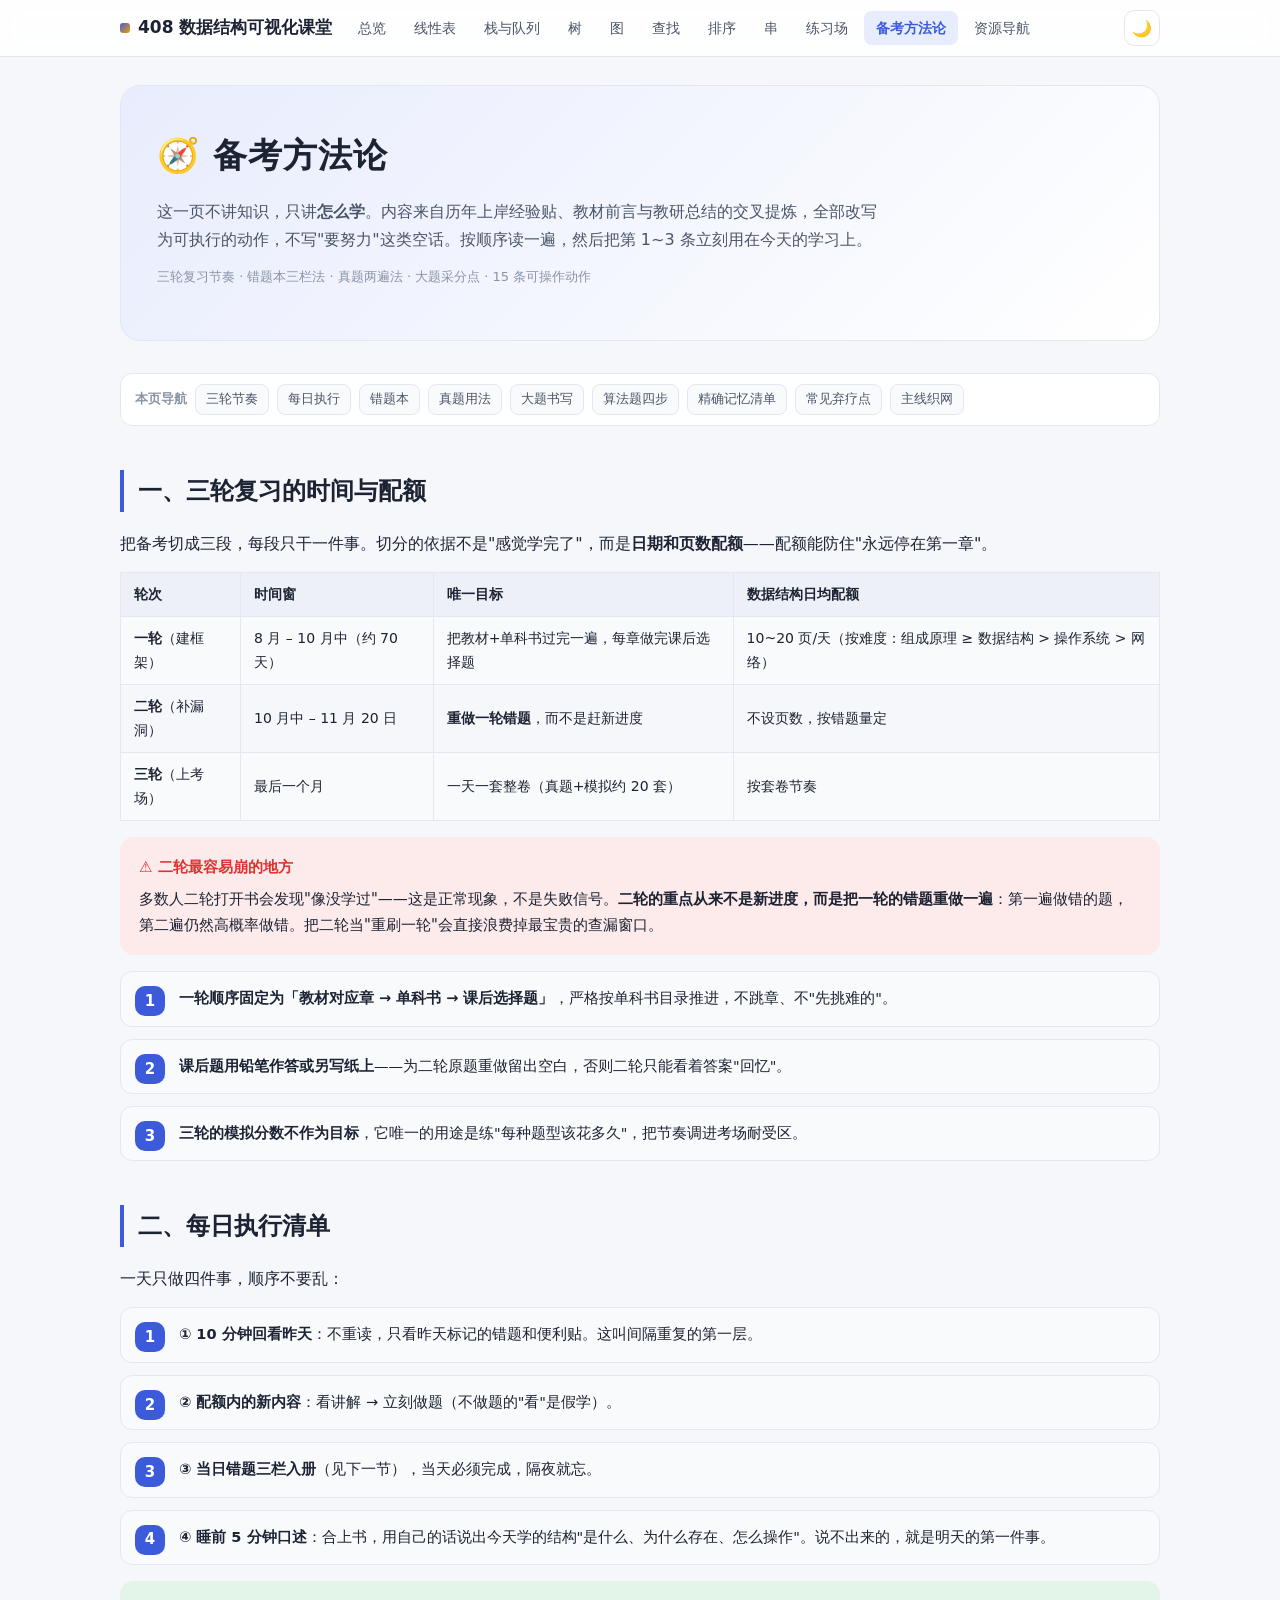
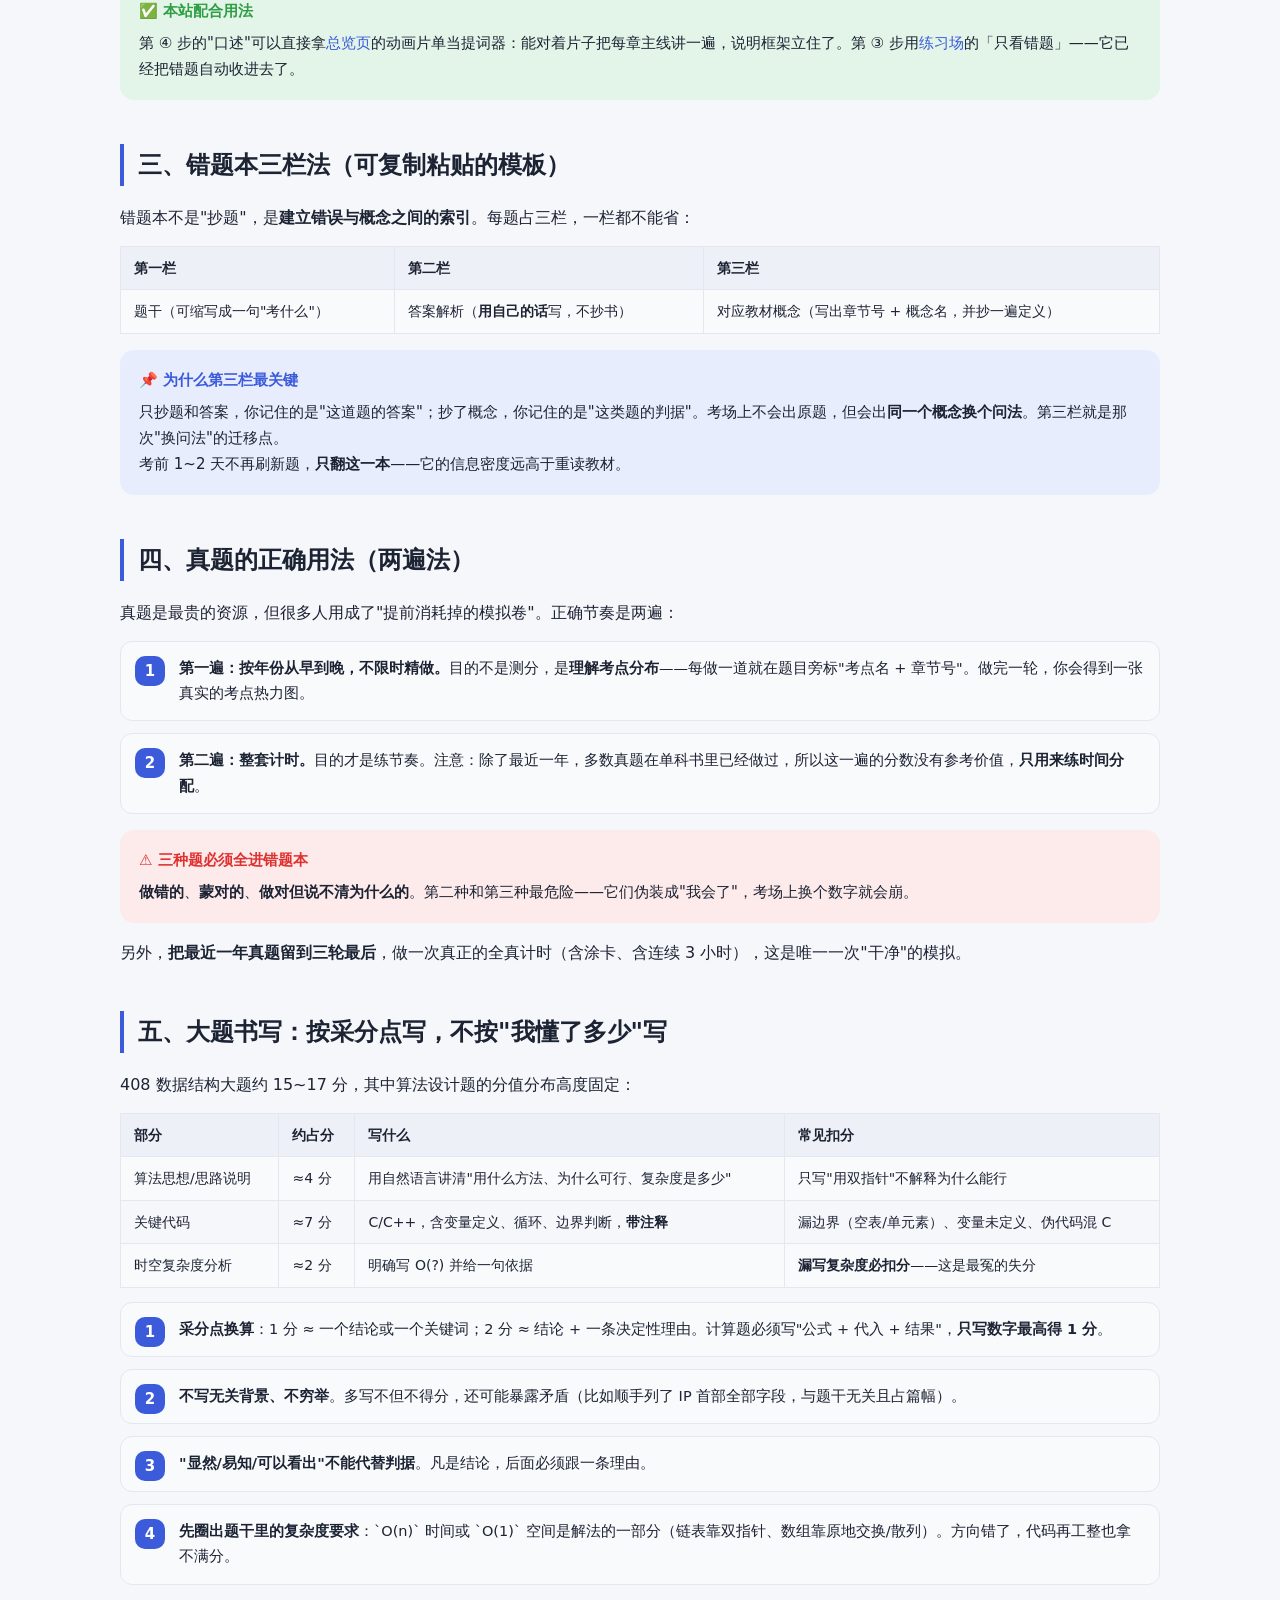
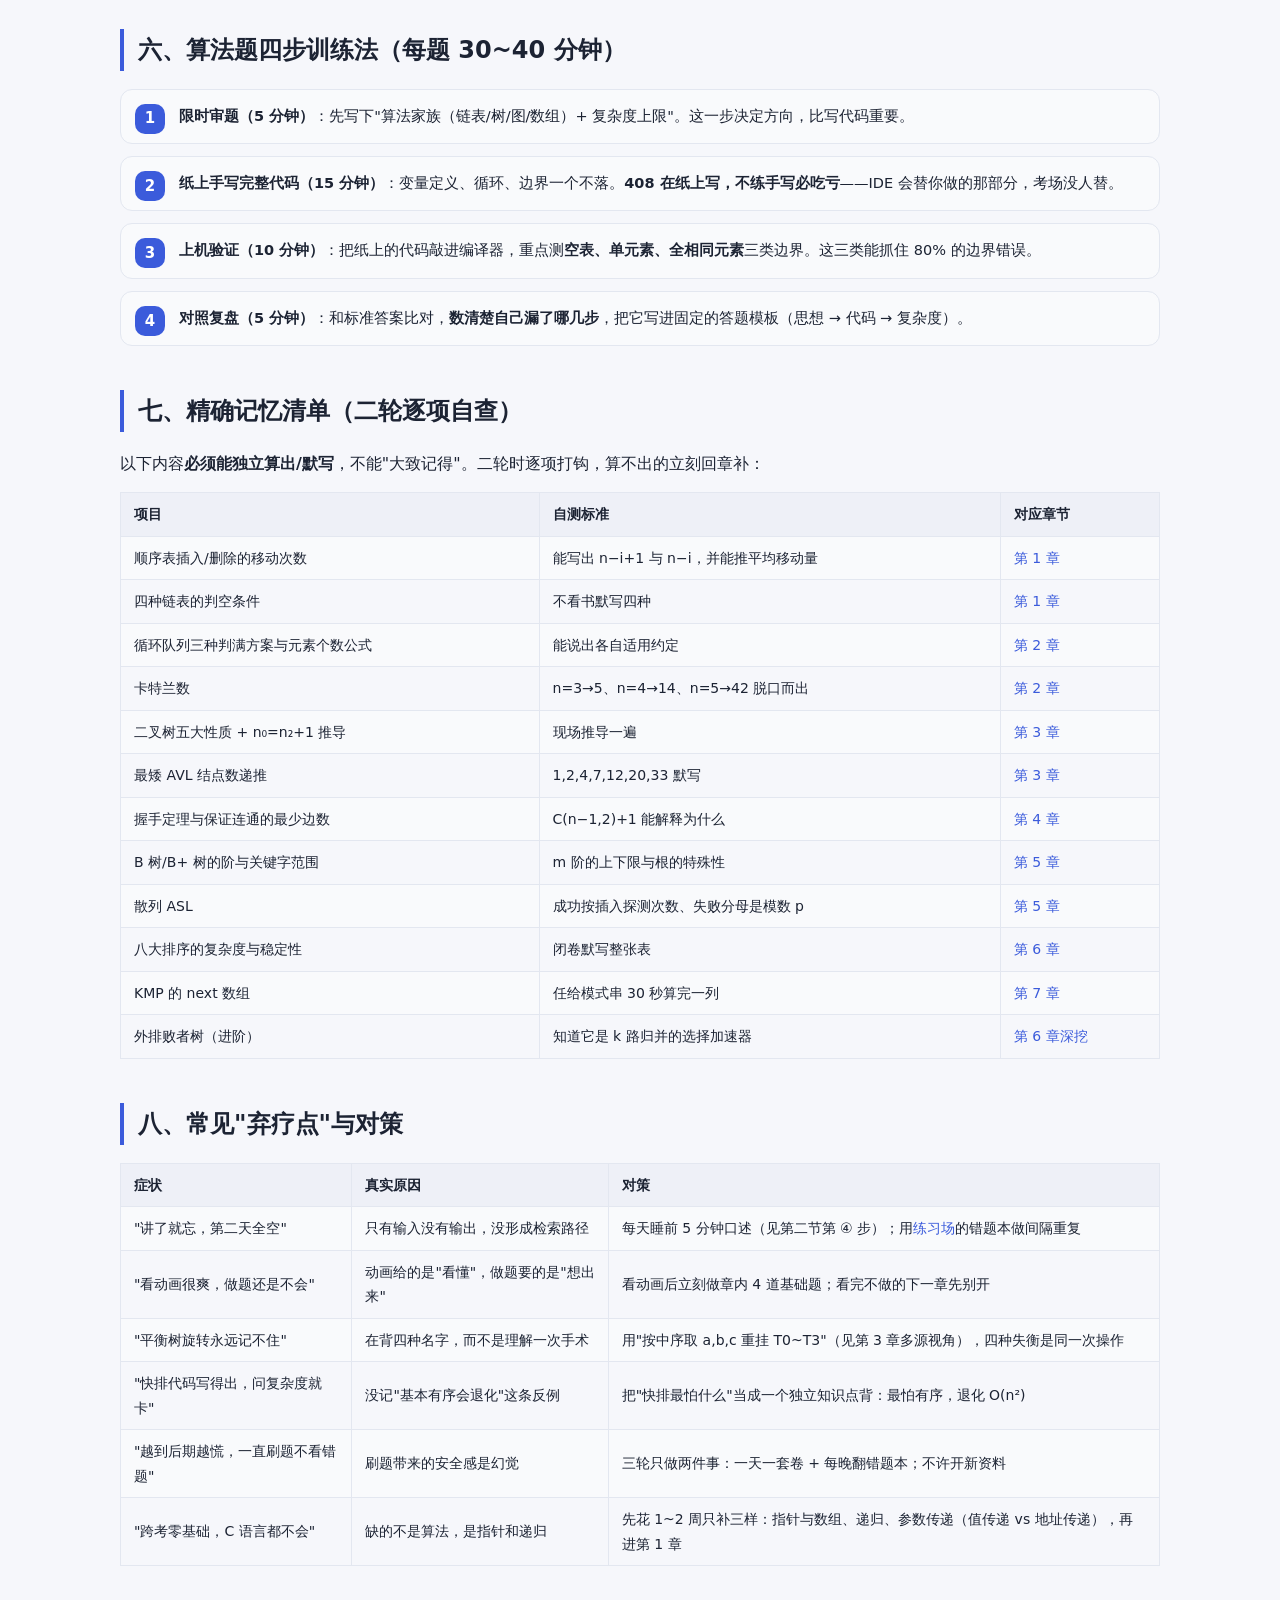
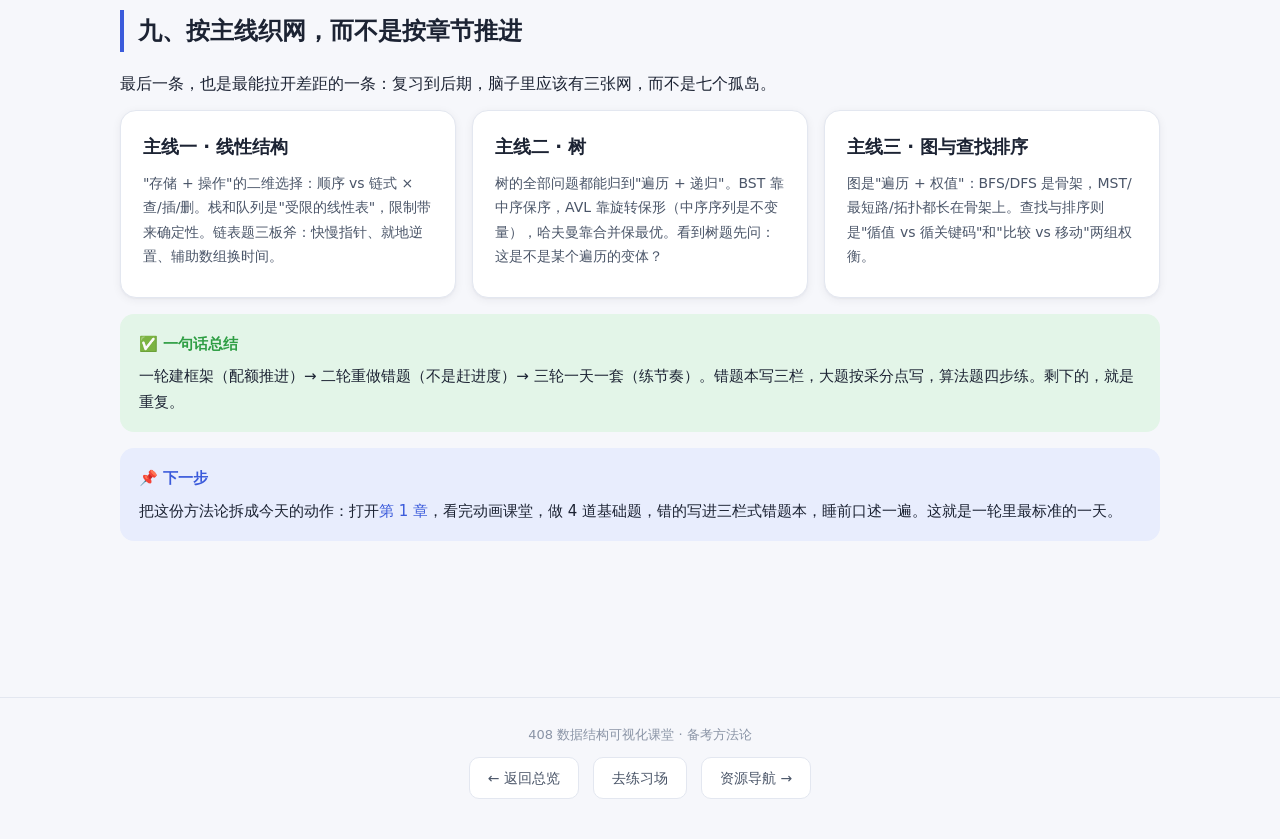
<file: method.html>
<!DOCTYPE html>
<html lang="zh-CN" data-theme="light">
<head>
<meta charset="UTF-8">
<meta name="viewport" content="width=device-width, initial-scale=1.0">
<title>备考方法论 · 408 数据结构可视化课堂</title>
<link rel="stylesheet" href="assets/style.css?v=4">
</head>
<body>
<nav class="topbar"><div class="topbar-inner">
  <a class="logo" href="index.html"><span class="dot"></span>408 数据结构可视化课堂</a>
  <div class="nav-links">
    <a href="index.html">总览</a><a href="ch01.html">线性表</a><a href="ch02.html">栈与队列</a><a href="ch03.html">树</a><a href="ch04.html">图</a><a href="ch05.html">查找</a><a href="ch06.html">排序</a><a href="ch07.html">串</a><a href="practice.html">练习场</a><a href="method.html">备考方法论</a><a href="resources.html">资源导航</a>
  </div>
  <button class="theme-btn" title="切换明暗主题">🌙</button>
</div></nav>

<div class="wrap">
  <div class="hero">
    <h1>🧭 备考方法论</h1>
    <p>这一页不讲知识，只讲<b>怎么学</b>。内容来自历年上岸经验贴、教材前言与教研总结的交叉提炼，全部改写为可执行的动作，不写"要努力"这类空话。按顺序读一遍，然后把第 1~3 条立刻用在今天的学习上。</p>
    <p class="tagline">三轮复习节奏 · 错题本三栏法 · 真题两遍法 · 大题采分点 · 15 条可操作动作</p>
  </div>

  <div class="toc"><span class="toc-label">本页导航</span><a href="#plan">三轮节奏</a><a href="#daily">每日执行</a><a href="#wrong">错题本</a><a href="#real">真题用法</a><a href="#write">大题书写</a><a href="#algo">算法题四步</a><a href="#mem">精确记忆清单</a><a href="#trap">常见弃疗点</a><a href="#map">主线织网</a></div>

  <h2 class="sec" id="plan">一、三轮复习的时间与配额</h2>
  <p>把备考切成三段，每段只干一件事。切分的依据不是"感觉学完了"，而是<b>日期和页数配额</b>——配额能防住"永远停在第一章"。</p>
  <table class="tbl">
    <tr><th>轮次</th><th>时间窗</th><th>唯一目标</th><th>数据结构日均配额</th></th></tr>
    <tr><td><b>一轮</b>（建框架）</td><td>8 月 – 10 月中（约 70 天）</td><td>把教材+单科书过完一遍，每章做完课后选择题</td><td>10~20 页/天（按难度：组成原理 ≥ 数据结构 &gt; 操作系统 &gt; 网络）</td></tr>
    <tr><td><b>二轮</b>（补漏洞）</td><td>10 月中 – 11 月 20 日</td><td><b>重做一轮错题</b>，而不是赶新进度</td><td>不设页数，按错题量定</td></tr>
    <tr><td><b>三轮</b>（上考场）</td><td>最后一个月</td><td>一天一套整卷（真题+模拟约 20 套）</td><td>按套卷节奏</td></tr>
  </table>
  <div class="callout warn"><div class="co-title">⚠️ 二轮最容易崩的地方</div>
  多数人二轮打开书会发现"像没学过"——这是正常现象，不是失败信号。<b>二轮的重点从来不是新进度，而是把一轮的错题重做一遍</b>：第一遍做错的题，第二遍仍然高概率做错。把二轮当"重刷一轮"会直接浪费掉最宝贵的查漏窗口。</div>
  <div class="steps">
    <div class="step"><b>一轮顺序固定为「教材对应章 → 单科书 → 课后选择题」</b>，严格按单科书目录推进，不跳章、不"先挑难的"。</div>
    <div class="step"><b>课后题用铅笔作答或另写纸上</b>——为二轮原题重做留出空白，否则二轮只能看着答案"回忆"。</div>
    <div class="step"><b>三轮的模拟分数不作为目标</b>，它唯一的用途是练"每种题型该花多久"，把节奏调进考场耐受区。</div>
  </div>

  <h2 class="sec" id="daily">二、每日执行清单</h2>
  <p>一天只做四件事，顺序不要乱：</p>
  <div class="steps">
    <div class="step"><b>① 10 分钟回看昨天</b>：不重读，只看昨天标记的错题和便利贴。这叫间隔重复的第一层。</div>
    <div class="step"><b>② 配额内的新内容</b>：看讲解 → 立刻做题（不做题的"看"是假学）。</div>
    <div class="step"><b>③ 当日错题三栏入册</b>（见下一节），当天必须完成，隔夜就忘。</div>
    <div class="step"><b>④ 睡前 5 分钟口述</b>：合上书，用自己的话说出今天学的结构"是什么、为什么存在、怎么操作"。说不出来的，就是明天的第一件事。</div>
  </div>
  <div class="callout ok"><div class="co-title">✅ 本站配合用法</div>
  第 ④ 步的"口述"可以直接拿<a href="index.html">总览页</a>的动画片单当提词器：能对着片子把每章主线讲一遍，说明框架立住了。第 ③ 步用<a href="practice.html">练习场</a>的「只看错题」——它已经把错题自动收进去了。</div>

  <h2 class="sec" id="wrong">三、错题本三栏法（可复制粘贴的模板）</h2>
  <p>错题本不是"抄题"，是<b>建立错误与概念之间的索引</b>。每题占三栏，一栏都不能省：</p>
  <table class="tbl">
    <tr><th>第一栏</th><th>第二栏</th><th>第三栏</th></tr>
    <tr><td>题干（可缩写成一句"考什么"）</td><td>答案解析（<b>用自己的话</b>写，不抄书）</td><td>对应教材概念（写出章节号 + 概念名，并抄一遍定义）</td></tr>
  </table>
  <div class="callout exam"><div class="co-title">📌 为什么第三栏最关键</div>
  只抄题和答案，你记住的是"这道题的答案"；抄了概念，你记住的是"这类题的判据"。考场上不会出原题，但会出<b>同一个概念换个问法</b>。第三栏就是那次"换问法"的迁移点。<br>
  考前 1~2 天不再刷新题，<b>只翻这一本</b>——它的信息密度远高于重读教材。</div>

  <h2 class="sec" id="real">四、真题的正确用法（两遍法）</h2>
  <p>真题是最贵的资源，但很多人用成了"提前消耗掉的模拟卷"。正确节奏是两遍：</p>
  <div class="steps">
    <div class="step"><b>第一遍：按年份从早到晚，不限时精做。</b>目的不是测分，是<b>理解考点分布</b>——每做一道就在题目旁标"考点名 + 章节号"。做完一轮，你会得到一张真实的考点热力图。</div>
    <div class="step"><b>第二遍：整套计时。</b>目的才是练节奏。注意：除了最近一年，多数真题在单科书里已经做过，所以这一遍的分数没有参考价值，<b>只用来练时间分配</b>。</div>
  </div>
  <div class="callout warn"><div class="co-title">⚠️ 三种题必须全进错题本</div>
  <b>做错的</b>、<b>蒙对的</b>、<b>做对但说不清为什么的</b>。第二种和第三种最危险——它们伪装成"我会了"，考场上换个数字就会崩。</div>
  <p>另外，<b>把最近一年真题留到三轮最后</b>，做一次真正的全真计时（含涂卡、含连续 3 小时），这是唯一一次"干净"的模拟。</p>

  <h2 class="sec" id="write">五、大题书写：按采分点写，不按"我懂了多少"写</h2>
  <p>408 数据结构大题约 15~17 分，其中算法设计题的分值分布高度固定：</p>
  <table class="tbl">
    <tr><th>部分</th><th>约占分</th><th>写什么</th><th>常见扣分</th></tr>
    <tr><td>算法思想/思路说明</td><td>≈4 分</td><td>用自然语言讲清"用什么方法、为什么可行、复杂度是多少"</td><td>只写"用双指针"不解释为什么能行</td></tr>
    <tr><td>关键代码</td><td>≈7 分</td><td>C/C++，含变量定义、循环、边界判断，<b>带注释</b></td><td>漏边界（空表/单元素）、变量未定义、伪代码混 C</td></tr>
    <tr><td>时空复杂度分析</td><td>≈2 分</td><td>明确写 O(?) 并给一句依据</td><td><b>漏写复杂度必扣分</b>——这是最冤的失分</td></tr>
  </table>
  <div class="steps">
    <div class="step"><b>采分点换算</b>：1 分 ≈ 一个结论或一个关键词；2 分 ≈ 结论 + 一条决定性理由。计算题必须写"公式 + 代入 + 结果"，<b>只写数字最高得 1 分</b>。</div>
    <div class="step"><b>不写无关背景、不穷举</b>。多写不但不得分，还可能暴露矛盾（比如顺手列了 IP 首部全部字段，与题干无关且占篇幅）。</div>
    <div class="step"><b>"显然/易知/可以看出"不能代替判据</b>。凡是结论，后面必须跟一条理由。</div>
    <div class="step"><b>先圈出题干里的复杂度要求</b>：`O(n)` 时间或 `O(1)` 空间是解法的一部分（链表靠双指针、数组靠原地交换/散列）。方向错了，代码再工整也拿不满分。</div>
  </div>

  <h2 class="sec" id="algo">六、算法题四步训练法（每题 30~40 分钟）</h2>
  <div class="steps">
    <div class="step"><b>限时审题（5 分钟）</b>：先写下"算法家族（链表/树/图/数组）+ 复杂度上限"。这一步决定方向，比写代码重要。</div>
    <div class="step"><b>纸上手写完整代码（15 分钟）</b>：变量定义、循环、边界一个不落。<b>408 在纸上写，不练手写必吃亏</b>——IDE 会替你做的那部分，考场没人替。</div>
    <div class="step"><b>上机验证（10 分钟）</b>：把纸上的代码敲进编译器，重点测<b>空表、单元素、全相同元素</b>三类边界。这三类能抓住 80% 的边界错误。</div>
    <div class="step"><b>对照复盘（5 分钟）</b>：和标准答案比对，<b>数清楚自己漏了哪几步</b>，把它写进固定的答题模板（思想 → 代码 → 复杂度）。</div>
  </div>

  <h2 class="sec" id="mem">七、精确记忆清单（二轮逐项自查）</h2>
  <p>以下内容<b>必须能独立算出/默写</b>，不能"大致记得"。二轮时逐项打钩，算不出的立刻回章补：</p>
  <table class="tbl">
    <tr><th>项目</th><th>自测标准</th><th>对应章节</th></tr>
    <tr><td>顺序表插入/删除的移动次数</td><td>能写出 n−i+1 与 n−i，并能推平均移动量</td><td><a href="ch01.html">第 1 章</a></td></tr>
    <tr><td>四种链表的判空条件</td><td>不看书默写四种</td><td><a href="ch01.html">第 1 章</a></td></tr>
    <tr><td>循环队列三种判满方案与元素个数公式</td><td>能说出各自适用约定</td><td><a href="ch02.html">第 2 章</a></td></tr>
    <tr><td>卡特兰数</td><td>n=3→5、n=4→14、n=5→42 脱口而出</td><td><a href="ch02.html">第 2 章</a></td></tr>
    <tr><td>二叉树五大性质 + n₀=n₂+1 推导</td><td>现场推导一遍</td><td><a href="ch03.html">第 3 章</a></td></tr>
    <tr><td>最矮 AVL 结点数递推</td><td>1,2,4,7,12,20,33 默写</td><td><a href="ch03.html">第 3 章</a></td></tr>
    <tr><td>握手定理与保证连通的最少边数</td><td>C(n−1,2)+1 能解释为什么</td><td><a href="ch04.html">第 4 章</a></td></tr>
    <tr><td>B 树/B+ 树的阶与关键字范围</td><td>m 阶的上下限与根的特殊性</td><td><a href="ch05.html">第 5 章</a></td></tr>
    <tr><td>散列 ASL</td><td>成功按插入探测次数、失败分母是模数 p</td><td><a href="ch05.html">第 5 章</a></td></tr>
    <tr><td>八大排序的复杂度与稳定性</td><td>闭卷默写整张表</td><td><a href="ch06.html">第 6 章</a></td></tr>
    <tr><td>KMP 的 next 数组</td><td>任给模式串 30 秒算完一列</td><td><a href="ch07.html">第 7 章</a></td></tr>
    <tr><td>外排败者树（进阶）</td><td>知道它是 k 路归并的选择加速器</td><td><a href="ch06.html">第 6 章深挖</a></td></tr>
  </table>

  <h2 class="sec" id="trap">八、常见"弃疗点"与对策</h2>
  <table class="tbl">
    <tr><th>症状</th><th>真实原因</th><th>对策</th></tr>
    <tr><td>"讲了就忘，第二天全空"</td><td>只有输入没有输出，没形成检索路径</td><td>每天睡前 5 分钟口述（见第二节第 ④ 步）；用<a href="practice.html">练习场</a>的错题本做间隔重复</td></tr>
    <tr><td>"看动画很爽，做题还是不会"</td><td>动画给的是"看懂"，做题要的是"想出来"</td><td>看动画后立刻做章内 4 道基础题；看完不做的下一章先别开</td></tr>
    <tr><td>"平衡树旋转永远记不住"</td><td>在背四种名字，而不是理解一次手术</td><td>用"按中序取 a,b,c 重挂 T0~T3"（见第 3 章多源视角），四种失衡是同一次操作</td></tr>
    <tr><td>"快排代码写得出，问复杂度就卡"</td><td>没记"基本有序会退化"这条反例</td><td>把"快排最怕什么"当成一个独立知识点背：最怕有序，退化 O(n²)</td></tr>
    <tr><td>"越到后期越慌，一直刷题不看错题"</td><td>刷题带来的安全感是幻觉</td><td>三轮只做两件事：一天一套卷 + 每晚翻错题本；不许开新资料</td></tr>
    <tr><td>"跨考零基础，C 语言都不会"</td><td>缺的不是算法，是指针和递归</td><td>先花 1~2 周只补三样：指针与数组、递归、参数传递（值传递 vs 地址传递），再进第 1 章</td></tr>
  </table>

  <h2 class="sec" id="map">九、按主线织网，而不是按章节推进</h2>
  <p>最后一条，也是最能拉开差距的一条：复习到后期，脑子里应该有三张网，而不是七个孤岛。</p>
  <div class="grid cols-3">
    <div class="card"><h3>主线一 · 线性结构</h3><p>"存储 + 操作"的二维选择：顺序 vs 链式 × 查/插/删。栈和队列是"受限的线性表"，限制带来确定性。链表题三板斧：快慢指针、就地逆置、辅助数组换时间。</p></div>
    <div class="card"><h3>主线二 · 树</h3><p>树的全部问题都能归到"遍历 + 递归"。BST 靠中序保序，AVL 靠旋转保形（中序序列是不变量），哈夫曼靠合并保最优。看到树题先问：这是不是某个遍历的变体？</p></div>
    <div class="card"><h3>主线三 · 图与查找排序</h3><p>图是"遍历 + 权值"：BFS/DFS 是骨架，MST/最短路/拓扑都长在骨架上。查找与排序则是"循值 vs 循关键码"和"比较 vs 移动"两组权衡。</p></div>
  </div>
  <div class="callout ok"><div class="co-title">✅ 一句话总结</div>
  一轮建框架（配额推进）→ 二轮重做错题（不是赶进度）→ 三轮一天一套（练节奏）。错题本写三栏，大题按采分点写，算法题四步练。剩下的，就是重复。</div>

  <div class="callout exam"><div class="co-title">📌 下一步</div>
  把这份方法论拆成今天的动作：打开<a href="ch01.html">第 1 章</a>，看完动画课堂，做 4 道基础题，错的写进三栏式错题本，睡前口述一遍。这就是一轮里最标准的一天。</div>
</div>

<footer>
  408 数据结构可视化课堂 · 备考方法论<br>
  <div class="pagers">
    <a href="index.html">← 返回总览</a><a href="practice.html">去练习场</a><a href="resources.html">资源导航 →</a>
  </div>
</footer>
<script src="assets/app.js?v=4"></script>
</body>
</html>
</file>
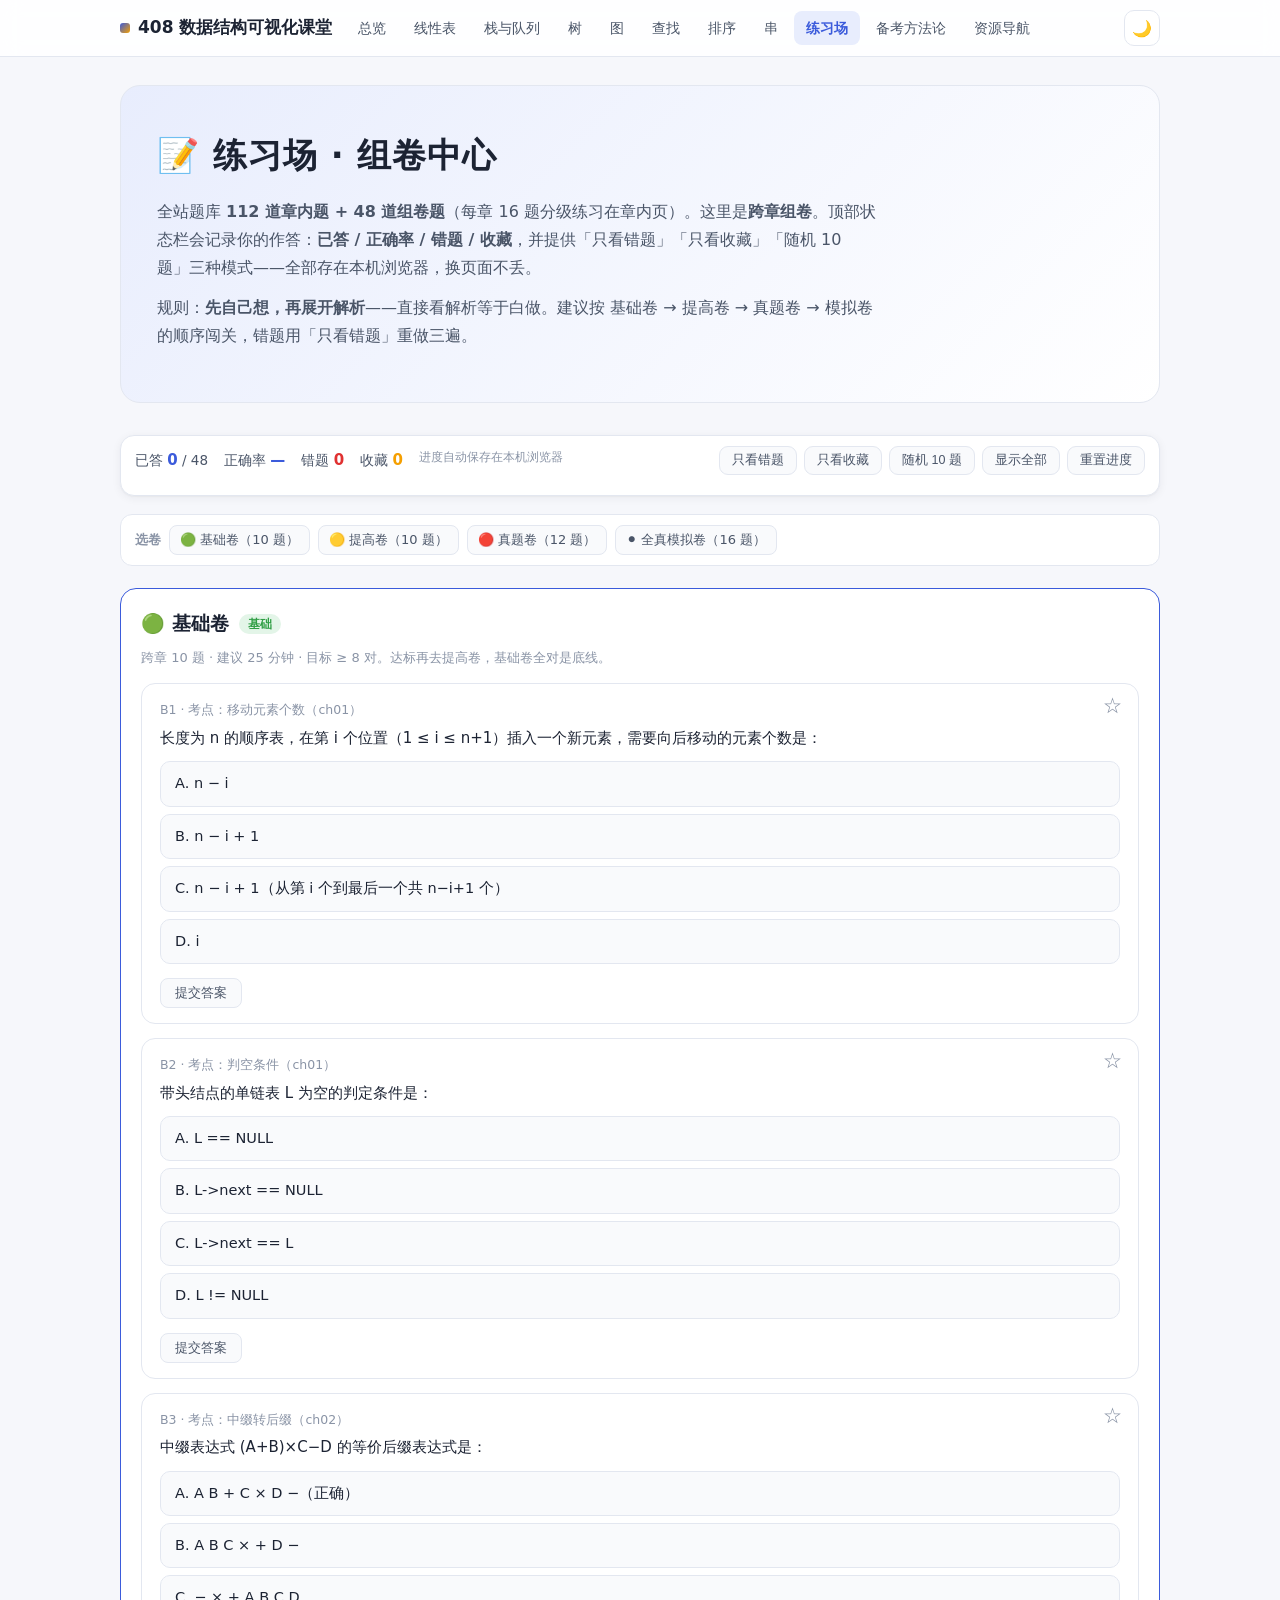
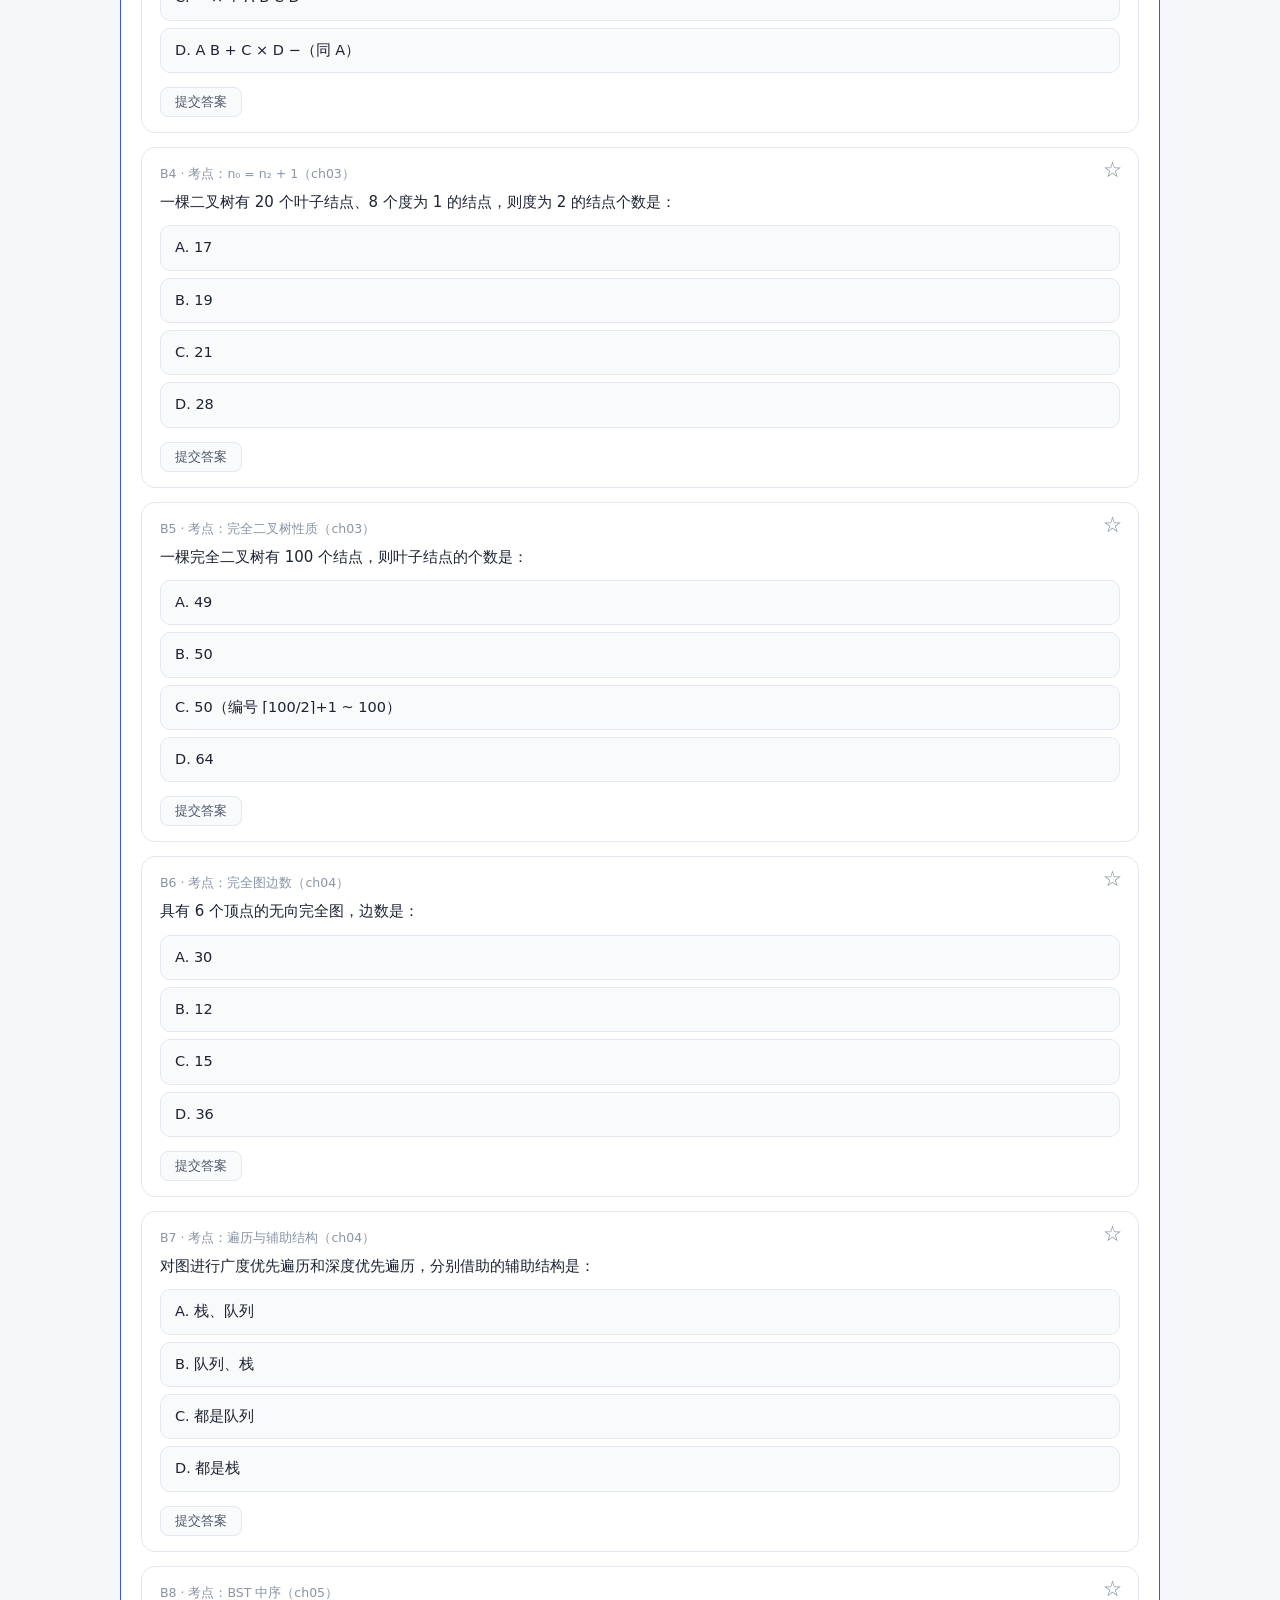
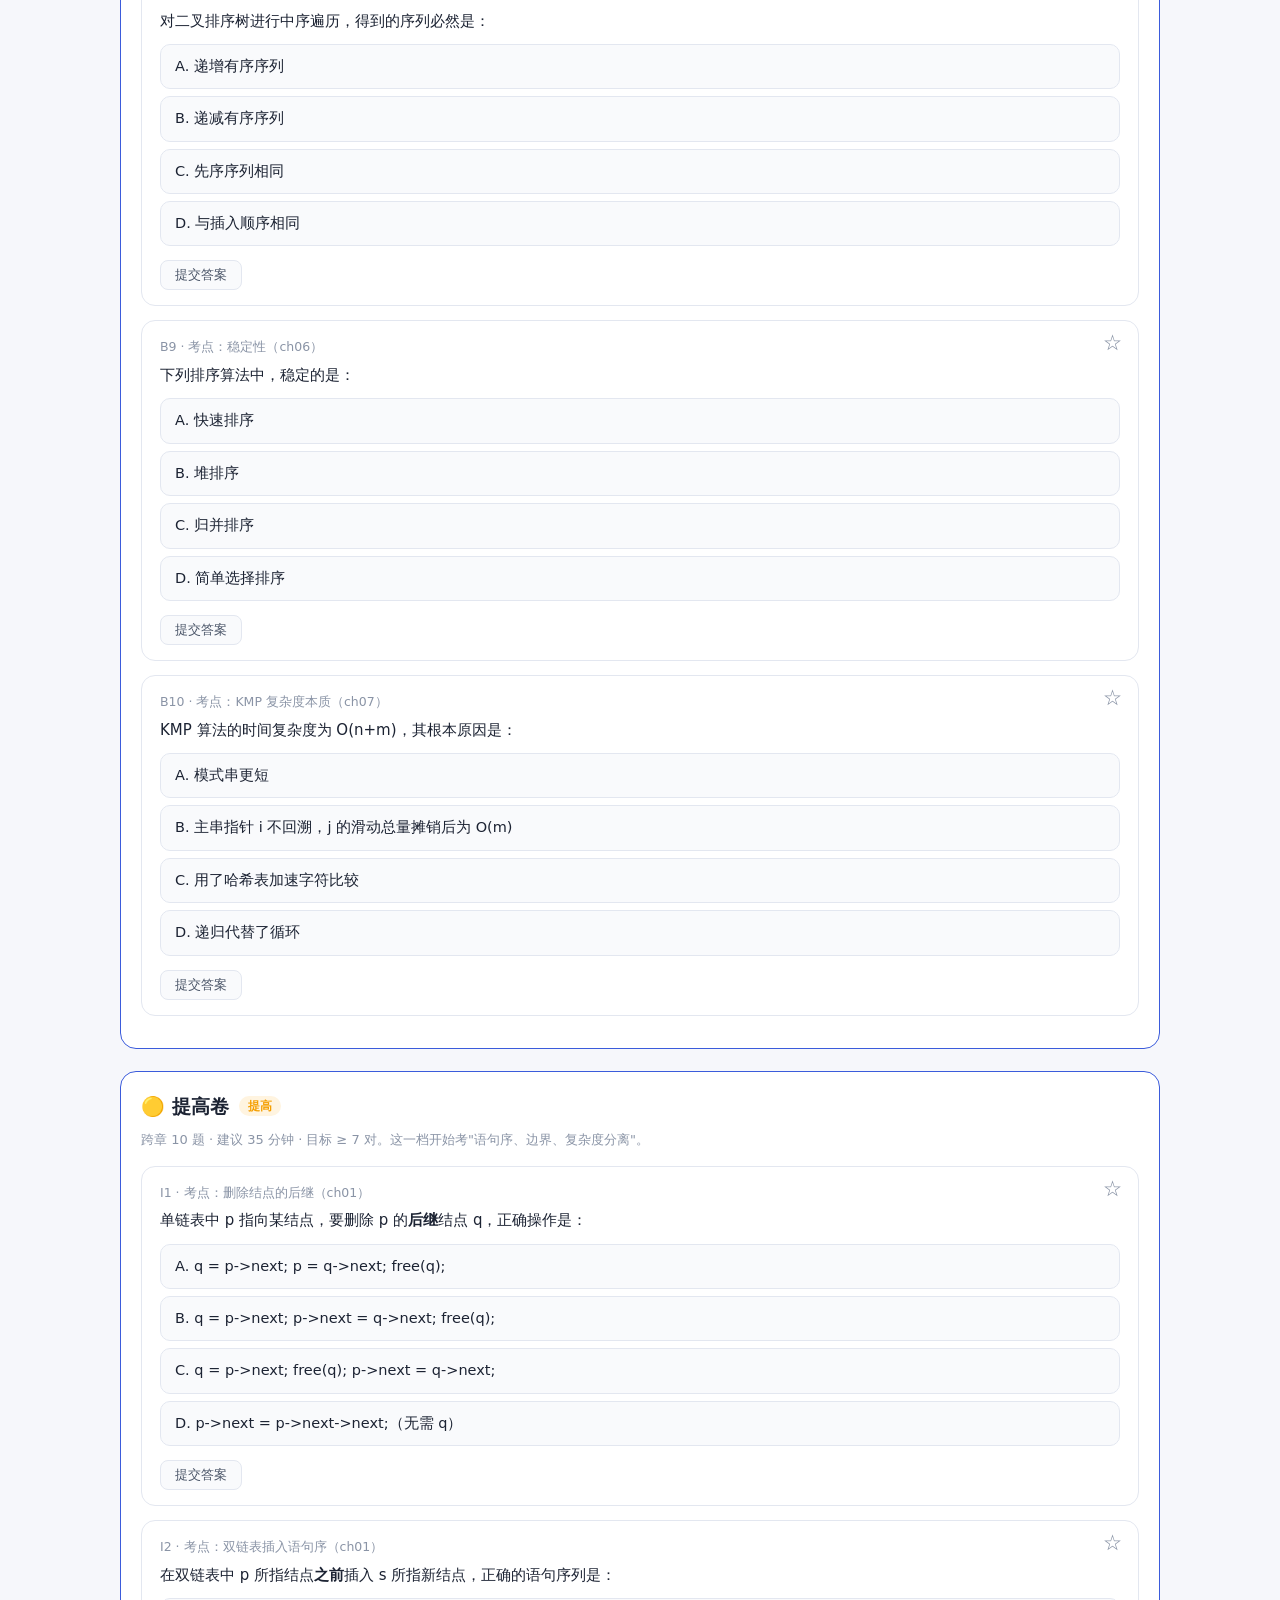
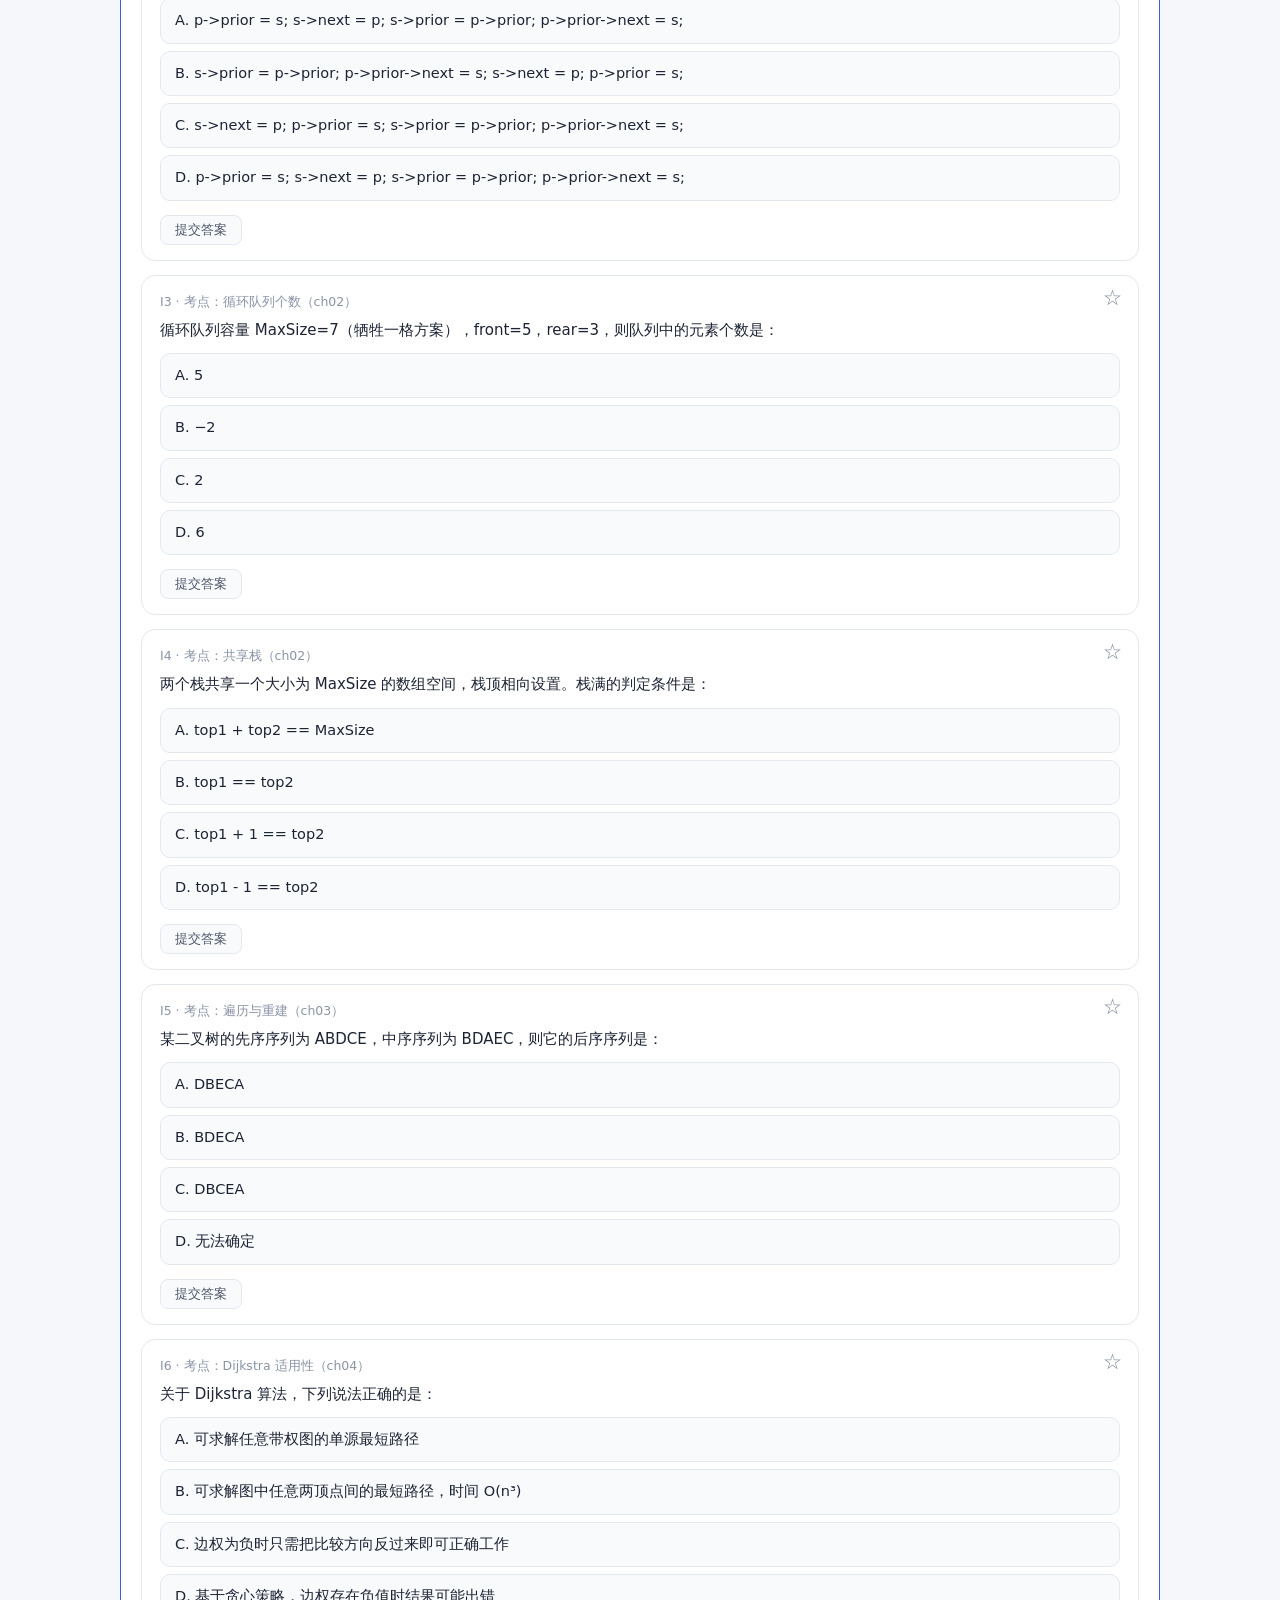
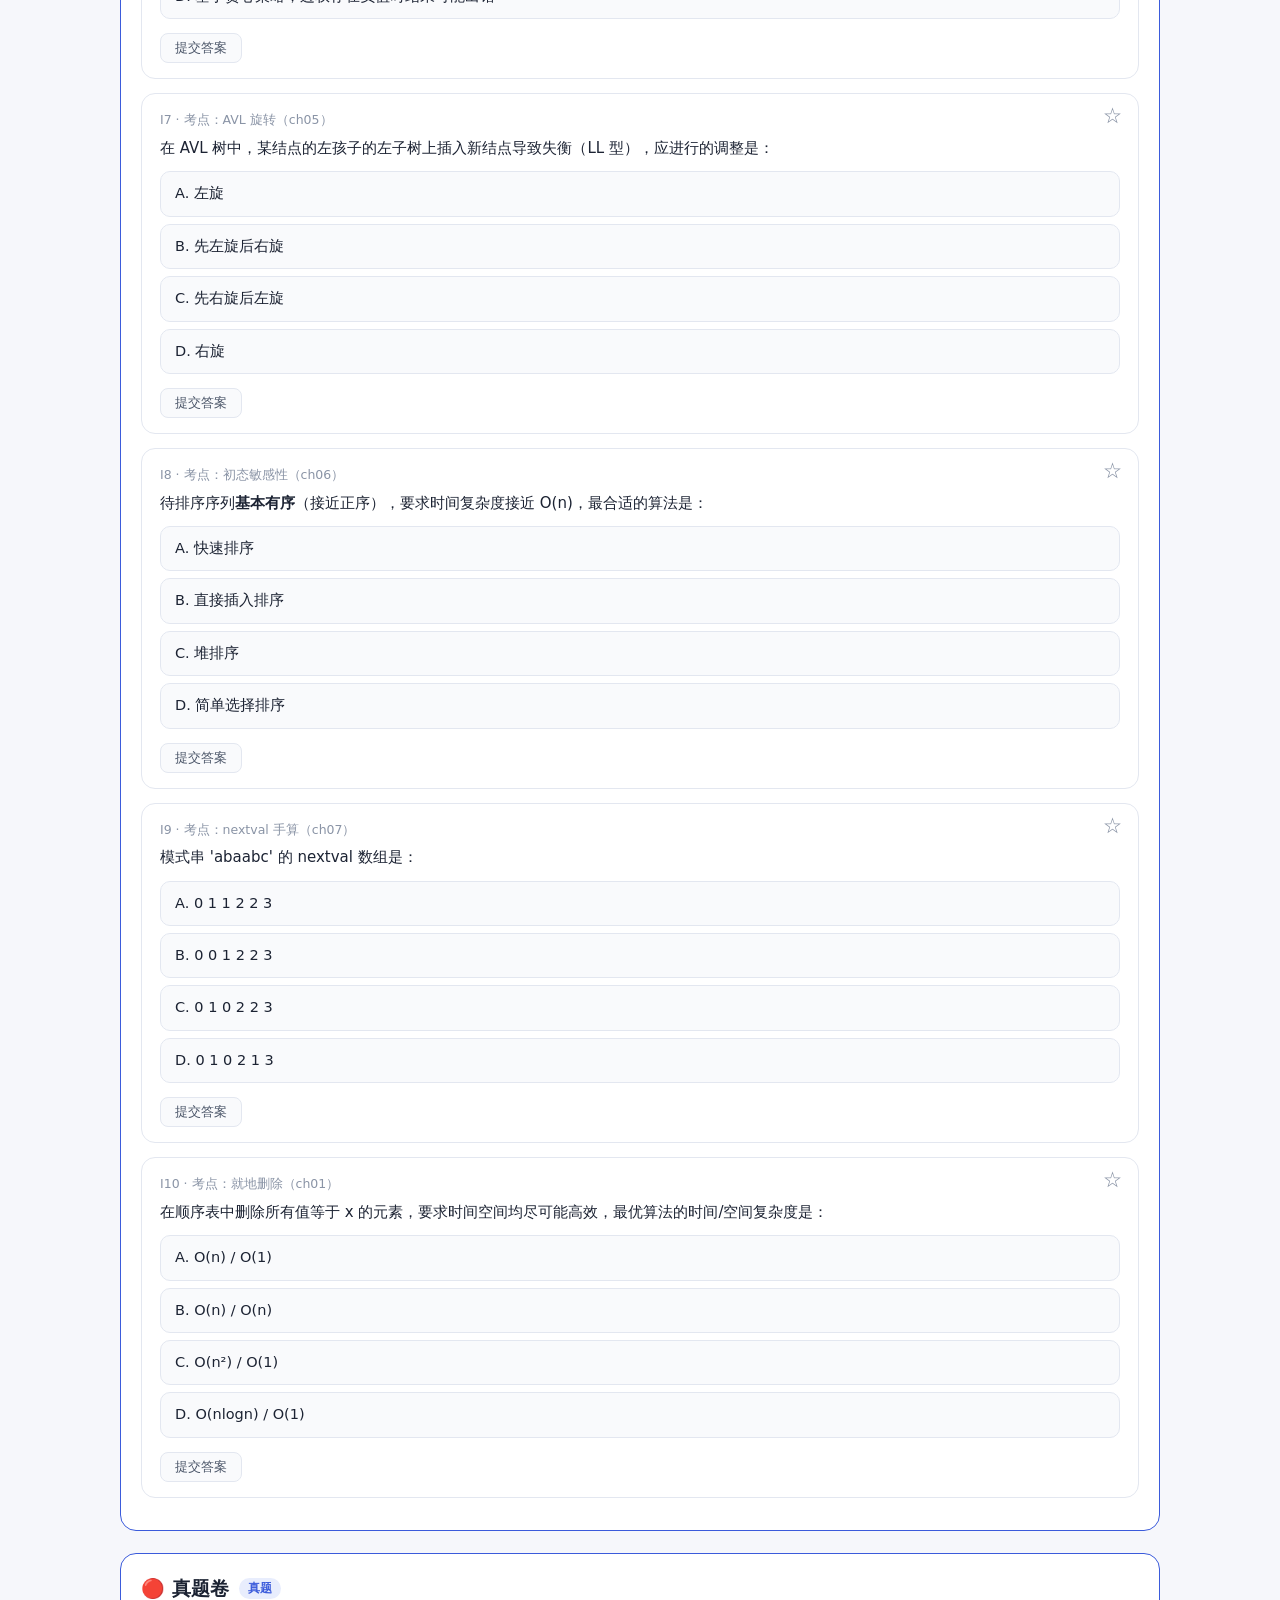
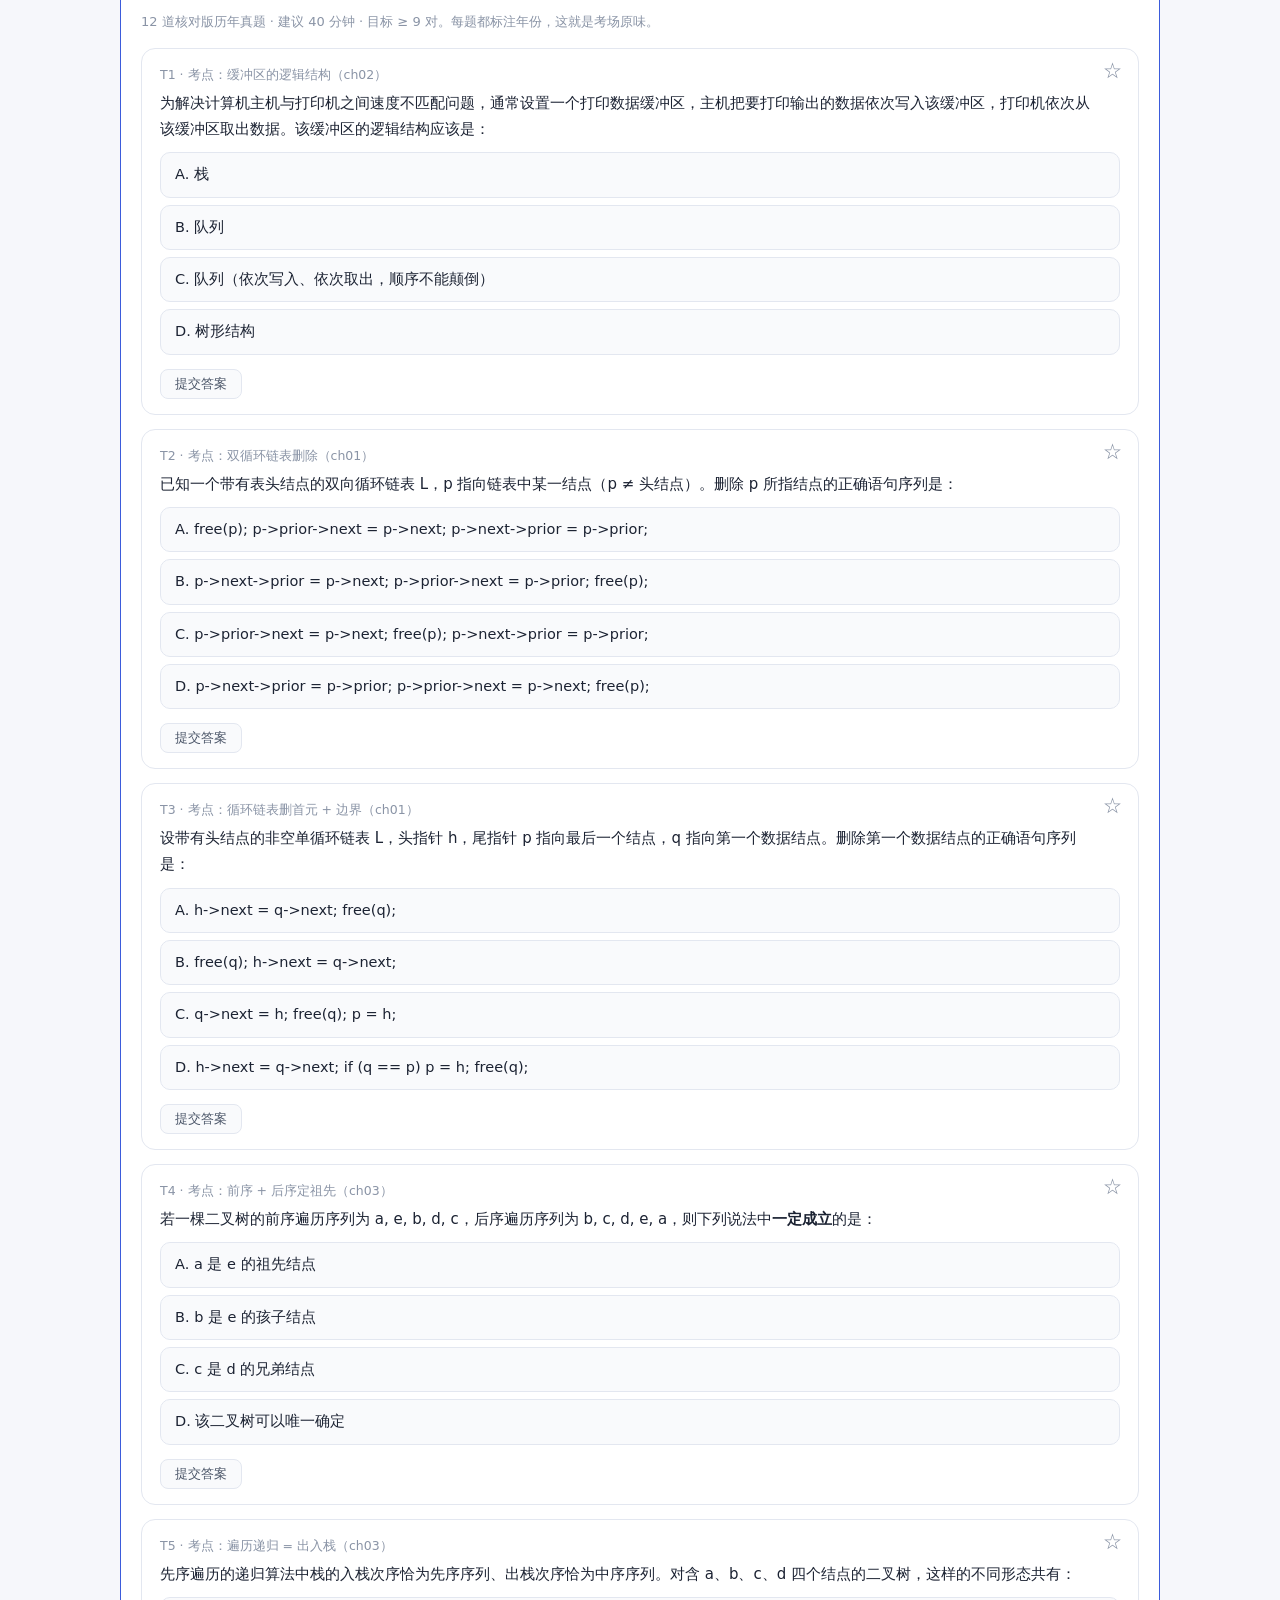
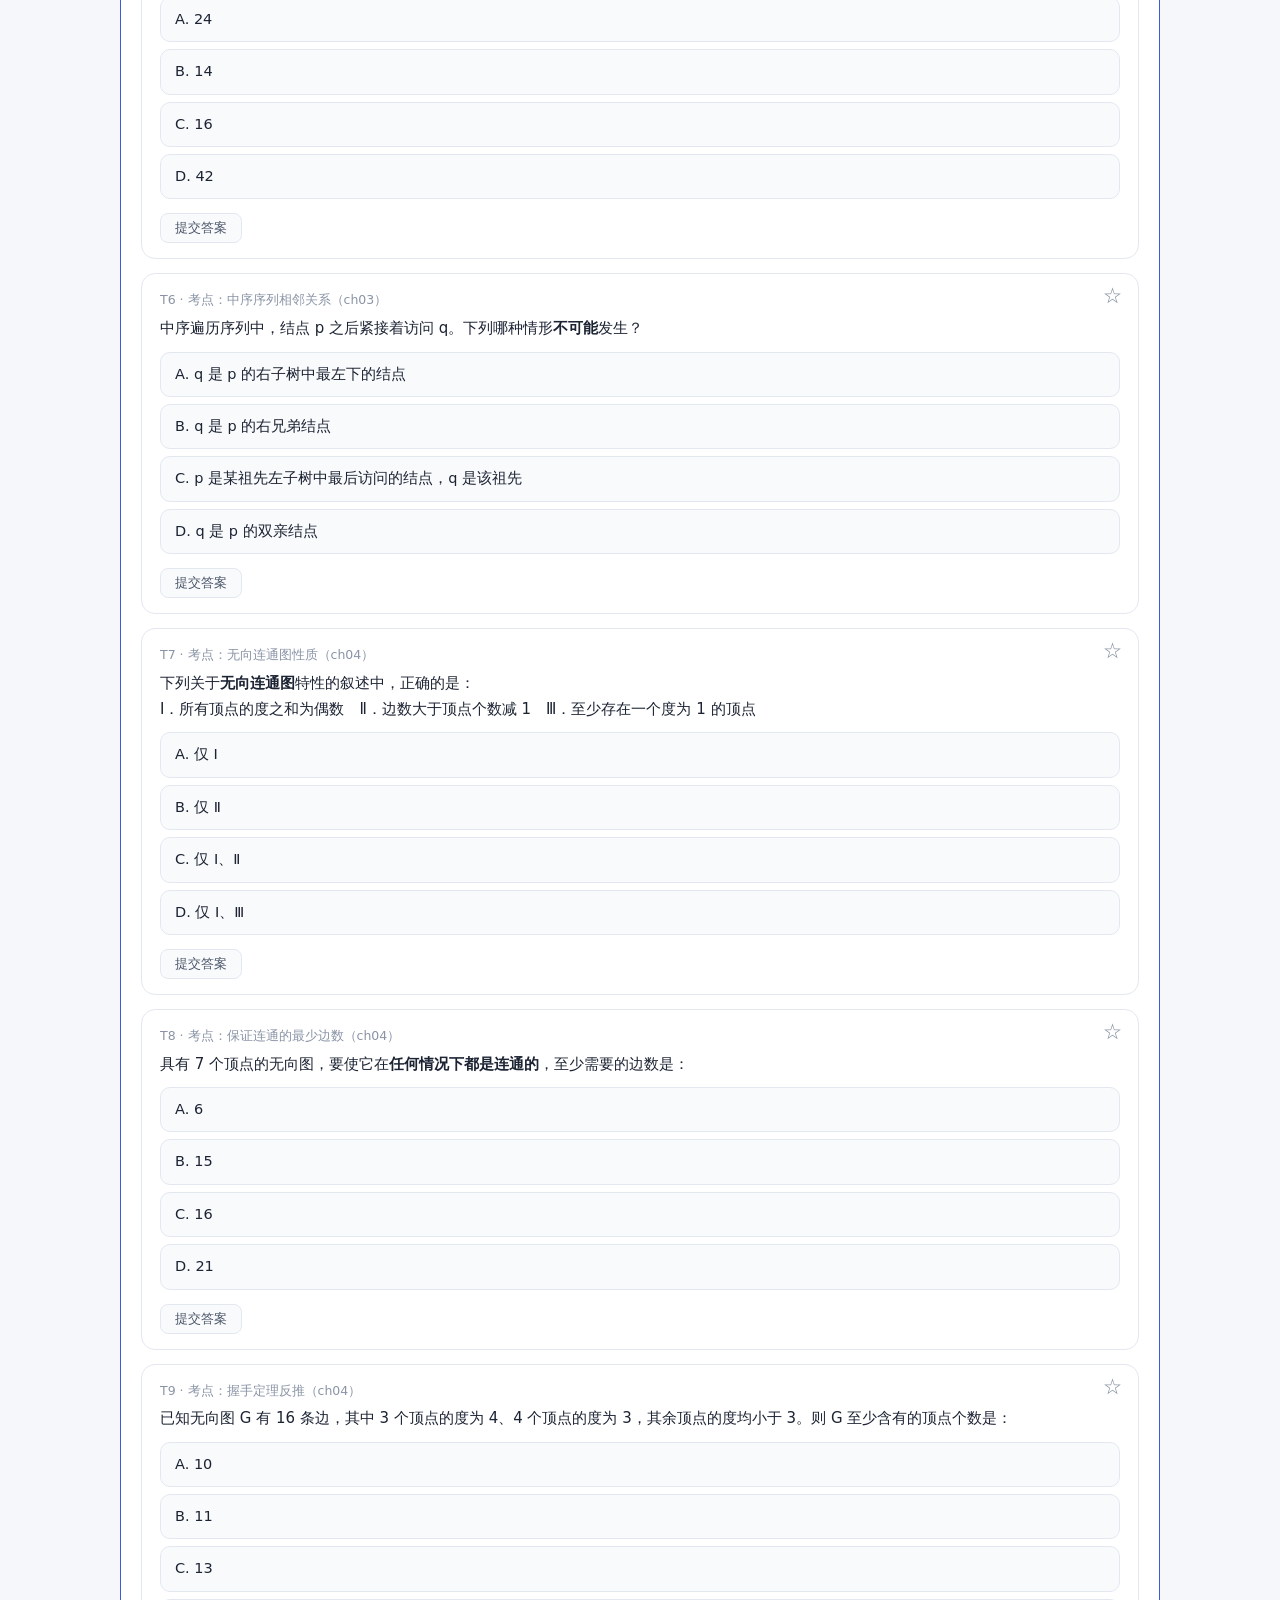
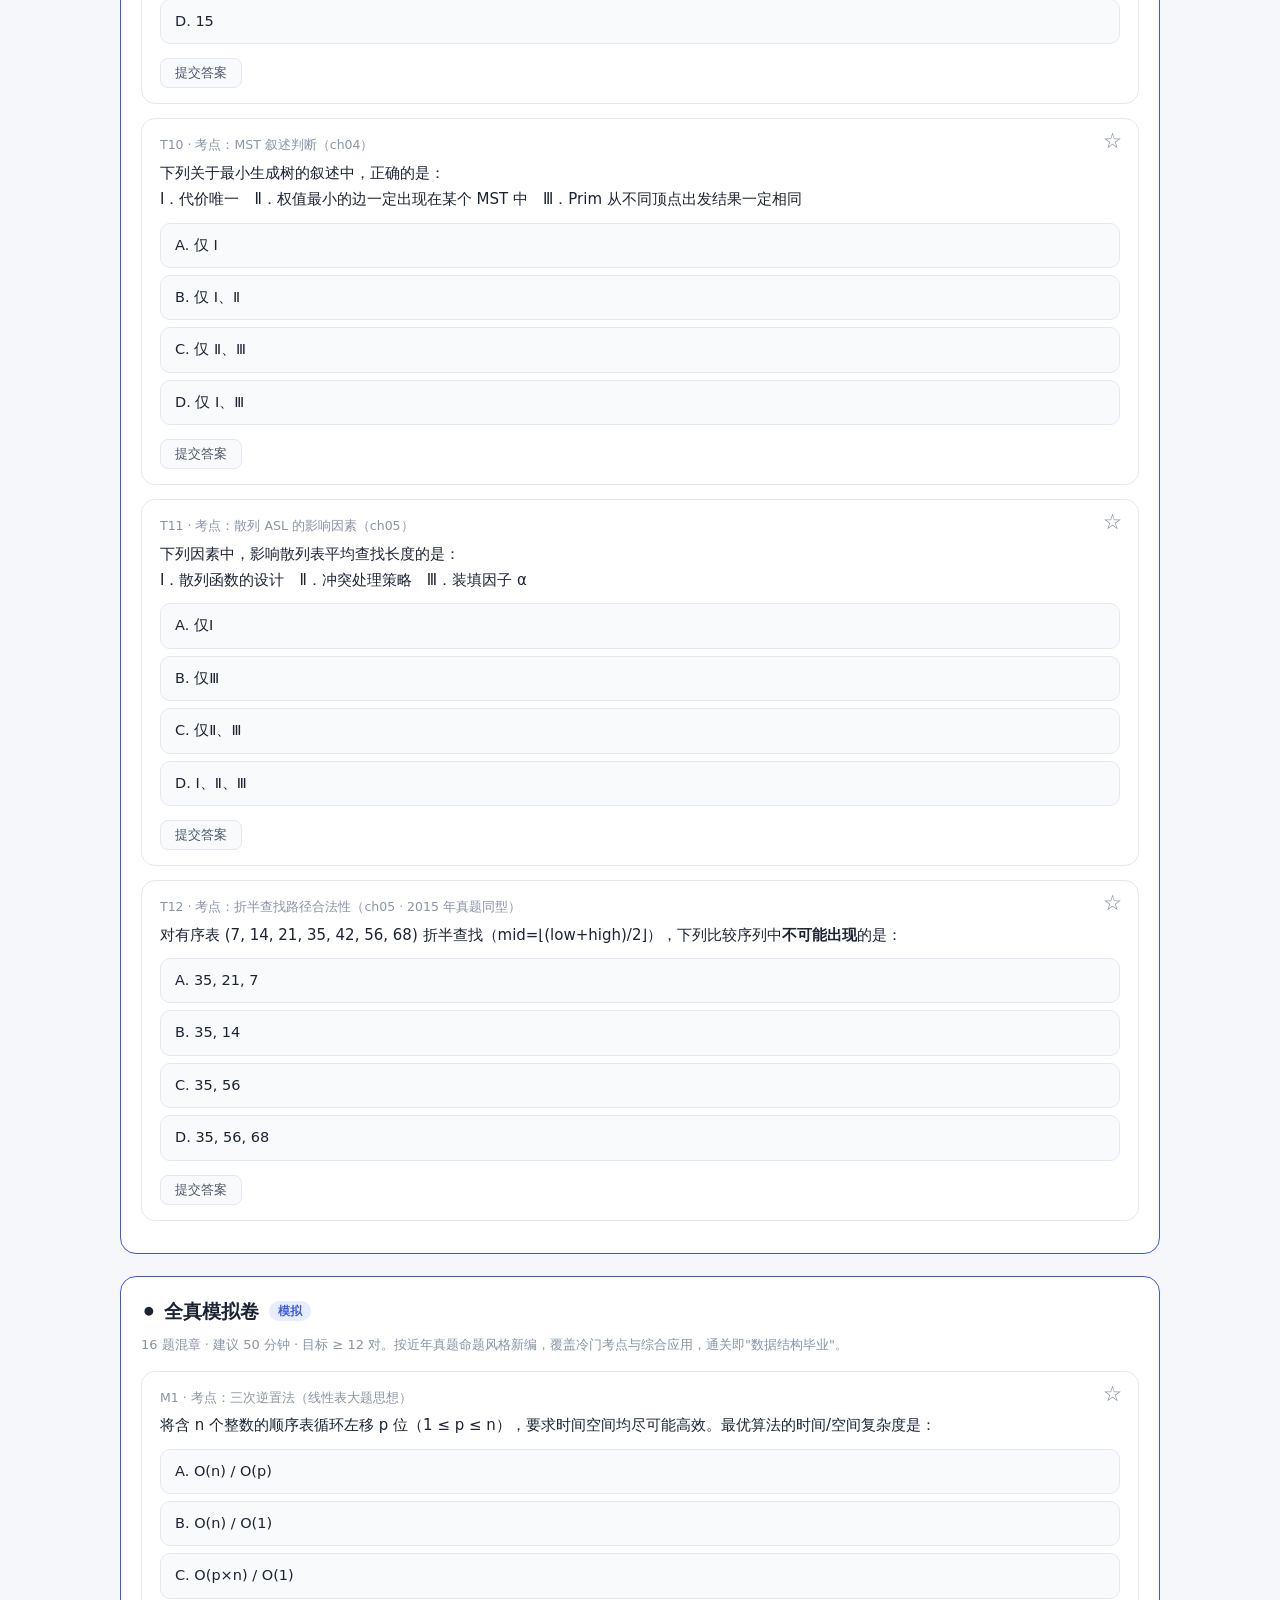
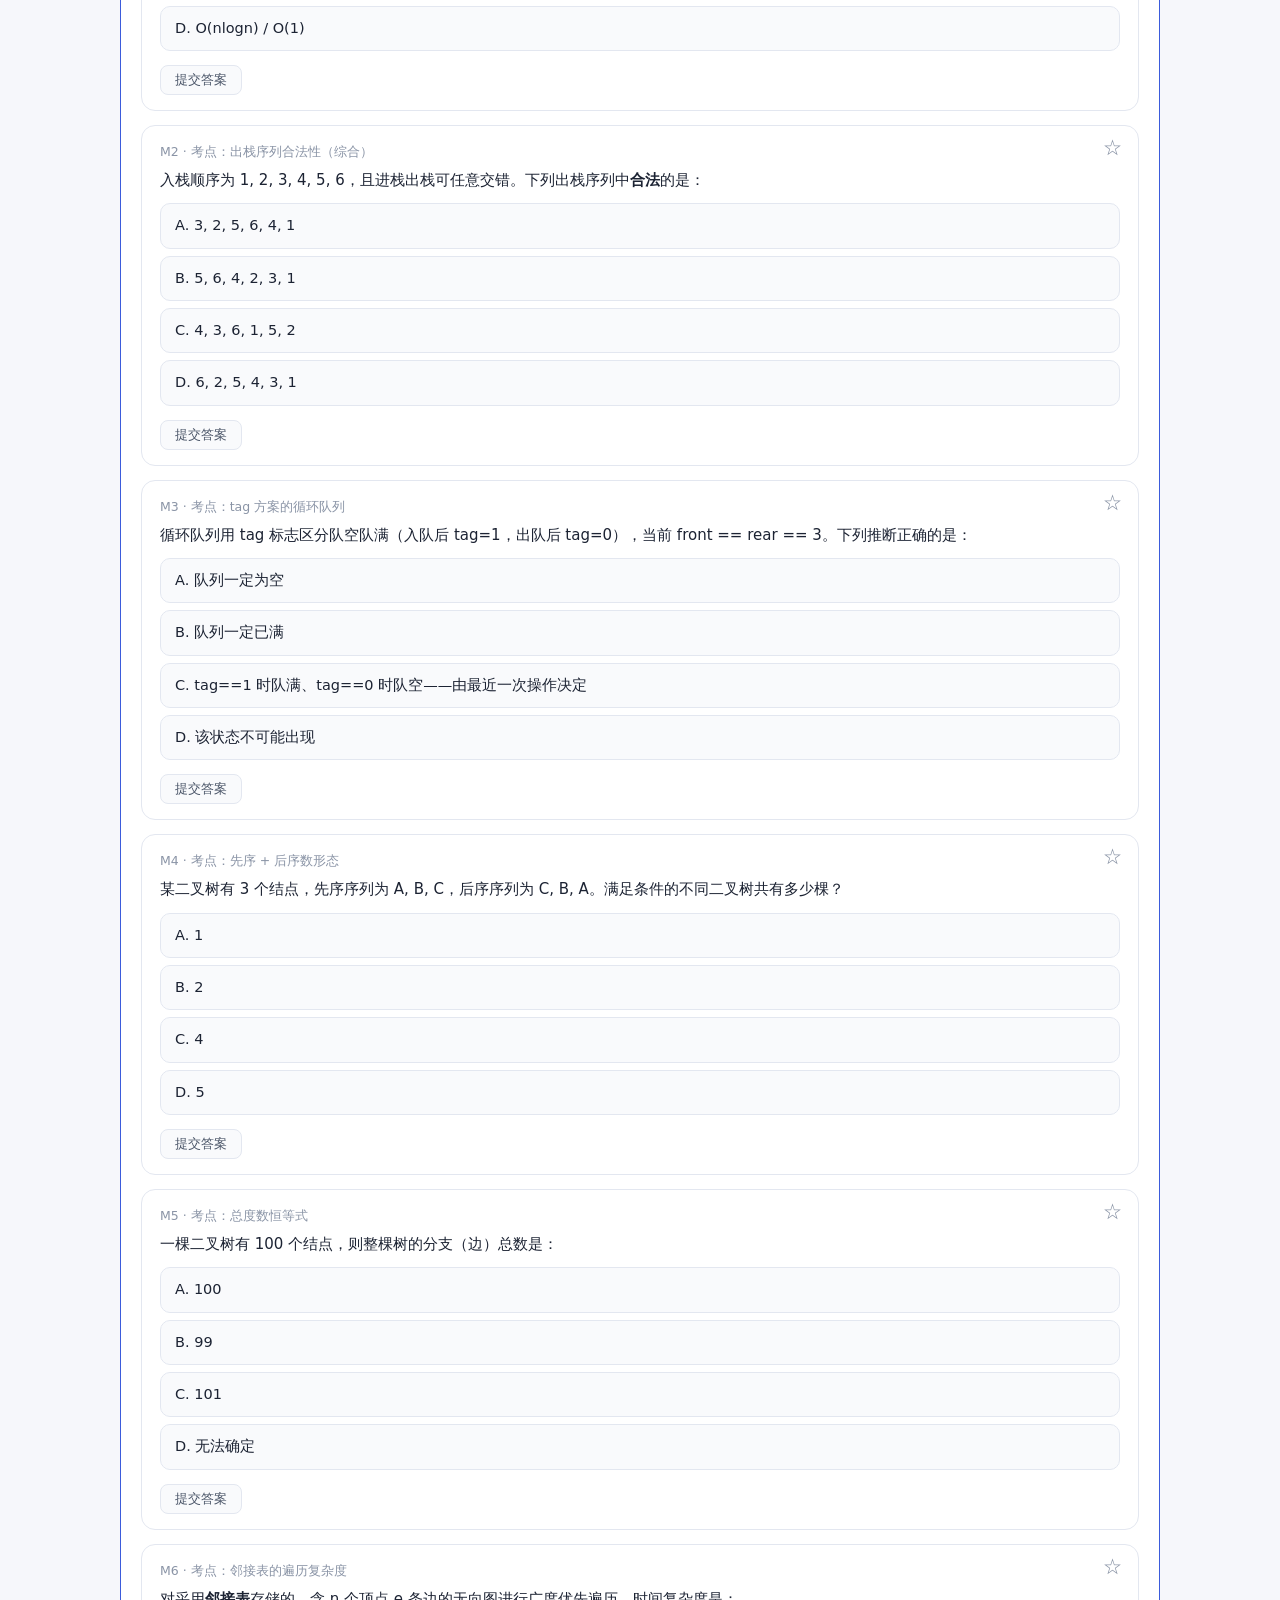
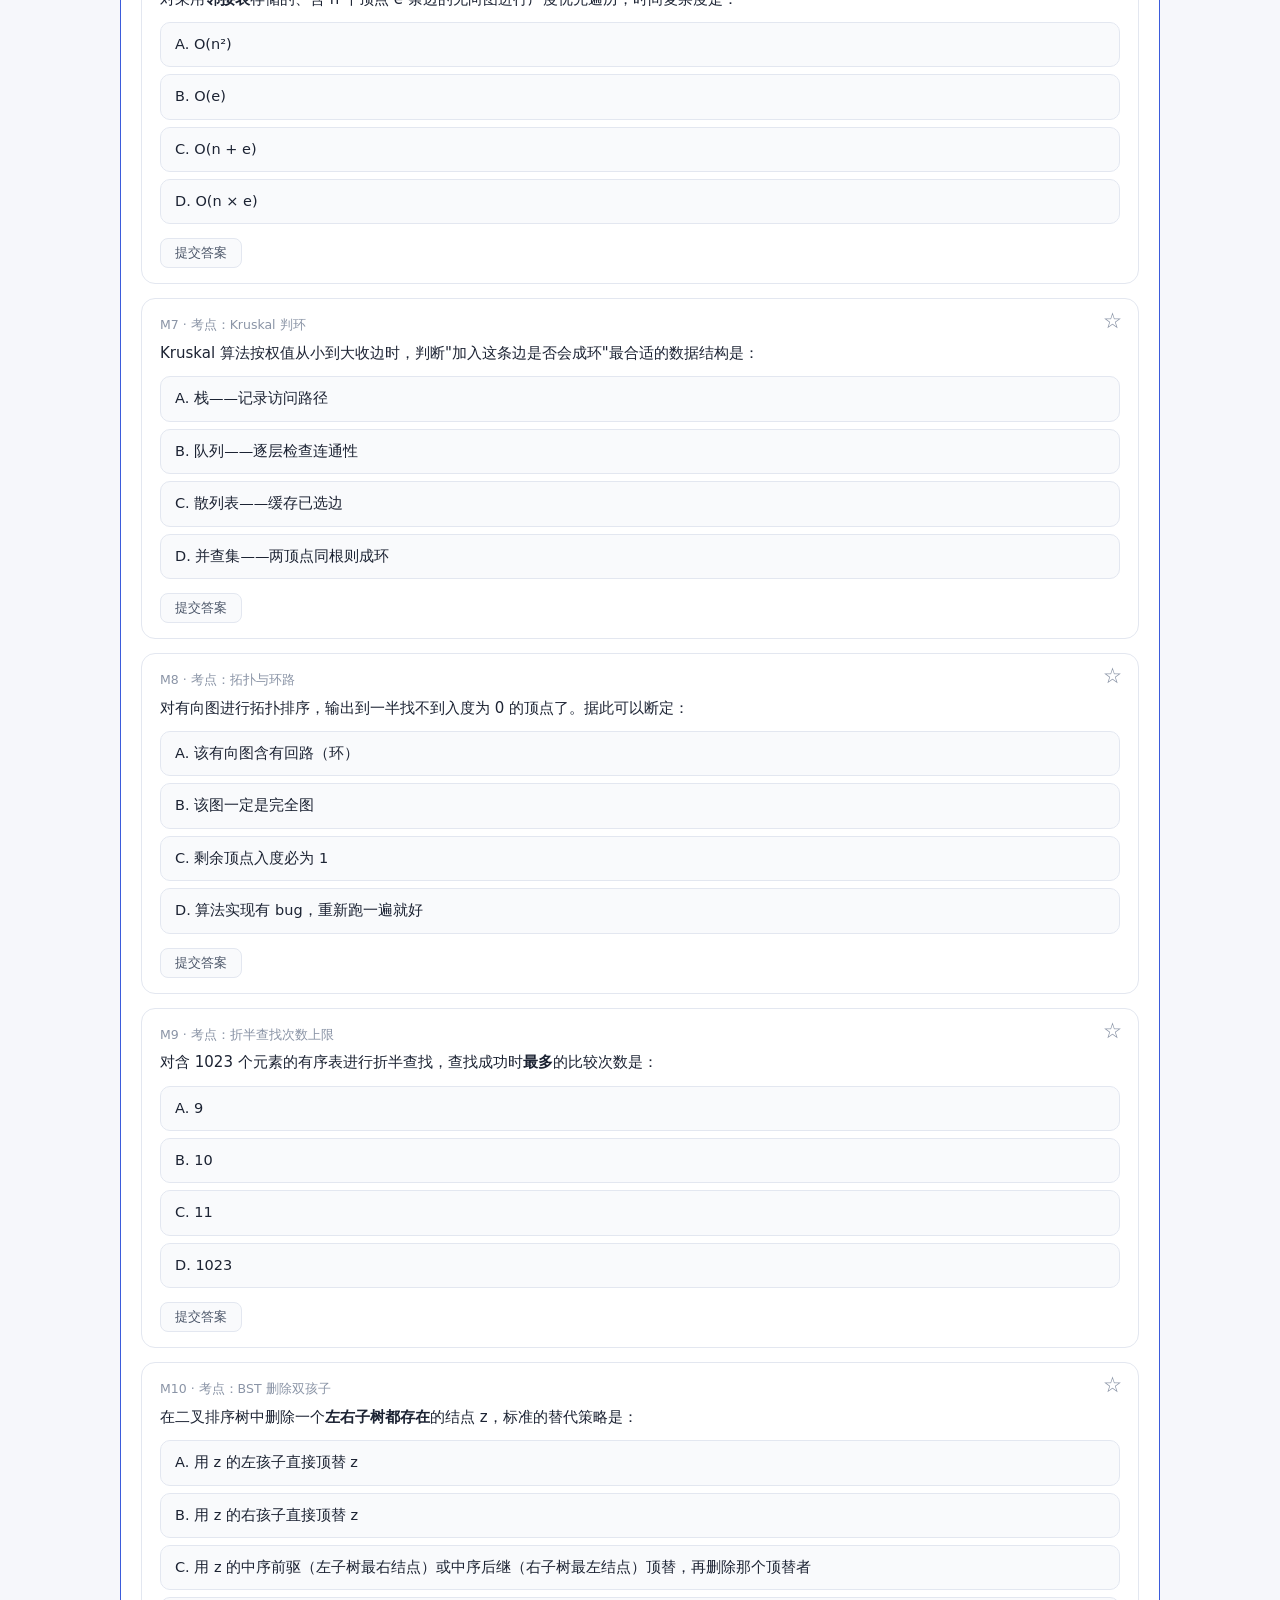
<file: practice.html>
<!DOCTYPE html>
<html lang="zh-CN" data-theme="light">
<head>
<meta charset="UTF-8">
<meta name="viewport" content="width=device-width, initial-scale=1.0">
<title>练习场 · 408 数据结构可视化课堂</title>
<link rel="stylesheet" href="assets/style.css?v=4">
</head>
<body>
<nav class="topbar"><div class="topbar-inner">
  <a class="logo" href="index.html"><span class="dot"></span>408 数据结构可视化课堂</a>
  <div class="nav-links">
    <a href="index.html">总览</a><a href="ch01.html">线性表</a><a href="ch02.html">栈与队列</a><a href="ch03.html">树</a><a href="ch04.html">图</a><a href="ch05.html">查找</a><a href="ch06.html">排序</a><a href="ch07.html">串</a><a href="practice.html">练习场</a><a href="method.html">备考方法论</a><a href="resources.html">资源导航</a>
  </div>
  <button class="theme-btn" title="切换明暗主题">🌙</button>
</div></nav>

<div class="wrap">
  <div class="hero">
    <h1>📝 练习场 · 组卷中心</h1>
    <p>全站题库 <b>112 道章内题 + 48 道组卷题</b>（每章 16 题分级练习在章内页）。这里是<b>跨章组卷</b>。顶部状态栏会记录你的作答：<b>已答 / 正确率 / 错题 / 收藏</b>，并提供「只看错题」「只看收藏」「随机 10 题」三种模式——全部存在本机浏览器，换页面不丢。</p>
    <p class="muted">规则：<b>先自己想，再展开解析</b>——直接看解析等于白做。建议按 基础卷 → 提高卷 → 真题卷 → 模拟卷 的顺序闯关，错题用「只看错题」重做三遍。</p>
  </div>

  <div class="toc"><span class="toc-label">选卷</span><a href="#paper1">🟢 基础卷（10 题）</a><a href="#paper2">🟡 提高卷（10 题）</a><a href="#paper3">🔴 真题卷（12 题）</a><a href="#paper4">⚫ 全真模拟卷（16 题）</a></div>

  <!-- ═══════════ 基础卷 ═══════════ -->
  <div class="paper" id="paper1">
    <div class="paper-head"><h3>🟢 基础卷</h3><span class="lvl basic">基础</span></div>
    <p class="paper-meta">跨章 10 题 · 建议 25 分钟 · 目标 ≥ 8 对。达标再去提高卷，基础卷全对是底线。</p>
    <div class="quiz" data-answer="C" data-diff="basic">
      <div class="q-head"><div class="q-tag">B1 · 考点：移动元素个数（ch01）</div>
      长度为 n 的顺序表，在第 i 个位置（1 ≤ i ≤ n+1）插入一个新元素，需要向后移动的元素个数是：</div>
      <div class="opts">
        <div class="opt" data-opt="A">A. n − i</div>
        <div class="opt" data-opt="B">B. n − i + 1</div>
        <div class="opt" data-opt="C">C. n − i + 1（从第 i 个到最后一个共 n−i+1 个）</div>
        <div class="opt" data-opt="D">D. i</div>
      </div>
      <div class="q-foot"><button class="btn-ans">提交答案</button><span class="q-res"></span></div>
      <div class="q-exp"><b>解析：</b>选 C（即 n−i+1 个）。插得越靠前挪得越多，插到表尾一个都不挪。</div>
    </div>
    <div class="quiz" data-answer="B" data-diff="basic">
      <div class="q-head"><div class="q-tag">B2 · 考点：判空条件（ch01）</div>
      带头结点的单链表 L 为空的判定条件是：</div>
      <div class="opts">
        <div class="opt" data-opt="A">A. L == NULL</div>
        <div class="opt" data-opt="B">B. L->next == NULL</div>
        <div class="opt" data-opt="C">C. L->next == L</div>
        <div class="opt" data-opt="D">D. L != NULL</div>
      </div>
      <div class="q-foot"><button class="btn-ans">提交答案</button><span class="q-res"></span></div>
      <div class="q-exp"><b>解析：</b>选 B。头结点后面没人 = 空表。A 是不带头结点判空，C 是循环单链表判空。</div>
    </div>
    <div class="quiz" data-answer="D" data-diff="basic">
      <div class="q-head"><div class="q-tag">B3 · 考点：中缀转后缀（ch02）</div>
      中缀表达式 (A+B)×C−D 的等价后缀表达式是：</div>
      <div class="opts">
        <div class="opt" data-opt="A">A. A B + C × D −（正确）</div>
        <div class="opt" data-opt="B">B. A B C × + D −</div>
        <div class="opt" data-opt="C">C. − × + A B C D</div>
        <div class="opt" data-opt="D">D. A B + C × D −（同 A）</div>
      </div>
      <div class="q-foot"><button class="btn-ans">提交答案</button><span class="q-res"></span></div>
      <div class="q-exp"><b>解析：</b>选 A（D 为排版重复项）。括号内先出 A B +，再 C ×，最后 −。</div>
    </div>
    <div class="quiz" data-answer="B" data-diff="basic">
      <div class="q-head"><div class="q-tag">B4 · 考点：n₀ = n₂ + 1（ch03）</div>
      一棵二叉树有 20 个叶子结点、8 个度为 1 的结点，则度为 2 的结点个数是：</div>
      <div class="opts">
        <div class="opt" data-opt="A">A. 17</div>
        <div class="opt" data-opt="B">B. 19</div>
        <div class="opt" data-opt="C">C. 21</div>
        <div class="opt" data-opt="D">D. 28</div>
      </div>
      <div class="q-foot"><button class="btn-ans">提交答案</button><span class="q-res"></span></div>
      <div class="q-exp"><b>解析：</b>选 B。n₂ = n₀ − 1 = 19，n₁ = 8 是干扰项。</div>
    </div>
    <div class="quiz" data-answer="C" data-diff="basic">
      <div class="q-head"><div class="q-tag">B5 · 考点：完全二叉树性质（ch03）</div>
      一棵完全二叉树有 100 个结点，则叶子结点的个数是：</div>
      <div class="opts">
        <div class="opt" data-opt="A">A. 49</div>
        <div class="opt" data-opt="B">B. 50</div>
        <div class="opt" data-opt="C">C. 50（编号 ⌈100/2⌉+1 ~ 100）</div>
        <div class="opt" data-opt="D">D. 64</div>
      </div>
      <div class="q-foot"><button class="btn-ans">提交答案</button><span class="q-res"></span></div>
      <div class="q-exp"><b>解析：</b>选 C。最后有孩子的编号 ⌊100/2⌋ = 50，叶子是 51~100 共 50 个。</div>
    </div>
    <div class="quiz" data-answer="C" data-diff="basic">
      <div class="q-head"><div class="q-tag">B6 · 考点：完全图边数（ch04）</div>
      具有 6 个顶点的无向完全图，边数是：</div>
      <div class="opts">
        <div class="opt" data-opt="A">A. 30</div>
        <div class="opt" data-opt="B">B. 12</div>
        <div class="opt" data-opt="C">C. 15</div>
        <div class="opt" data-opt="D">D. 36</div>
      </div>
      <div class="q-foot"><button class="btn-ans">提交答案</button><span class="q-res"></span></div>
      <div class="q-exp"><b>解析：</b>选 C。n(n−1)/2 = 15；A 是有向弧数，D 忘了减 1。</div>
    </div>
    <div class="quiz" data-answer="B" data-diff="basic">
      <div class="q-head"><div class="q-tag">B7 · 考点：遍历与辅助结构（ch04）</div>
      对图进行广度优先遍历和深度优先遍历，分别借助的辅助结构是：</div>
      <div class="opts">
        <div class="opt" data-opt="A">A. 栈、队列</div>
        <div class="opt" data-opt="B">B. 队列、栈</div>
        <div class="opt" data-opt="C">C. 都是队列</div>
        <div class="opt" data-opt="D">D. 都是栈</div>
      </div>
      <div class="q-foot"><button class="btn-ans">提交答案</button><span class="q-res"></span></div>
      <div class="q-exp"><b>解析：</b>选 B。BFS 配队列、DFS 配栈。</div>
    </div>
    <div class="quiz" data-answer="A" data-diff="basic">
      <div class="q-head"><div class="q-tag">B8 · 考点：BST 中序（ch05）</div>
      对二叉排序树进行中序遍历，得到的序列必然是：</div>
      <div class="opts">
        <div class="opt" data-opt="A">A. 递增有序序列</div>
        <div class="opt" data-opt="B">B. 递减有序序列</div>
        <div class="opt" data-opt="C">C. 先序序列相同</div>
        <div class="opt" data-opt="D">D. 与插入顺序相同</div>
      </div>
      <div class="q-foot"><button class="btn-ans">提交答案</button><span class="q-res"></span></div>
      <div class="q-exp"><b>解析：</b>选 A。"左 &lt; 根 &lt; 右"递归成立 ⇒ 中序递增。</div>
    </div>
    <div class="quiz" data-answer="C" data-diff="basic">
      <div class="q-head"><div class="q-tag">B9 · 考点：稳定性（ch06）</div>
      下列排序算法中，稳定的是：</div>
      <div class="opts">
        <div class="opt" data-opt="A">A. 快速排序</div>
        <div class="opt" data-opt="B">B. 堆排序</div>
        <div class="opt" data-opt="C">C. 归并排序</div>
        <div class="opt" data-opt="D">D. 简单选择排序</div>
      </div>
      <div class="q-foot"><button class="btn-ans">提交答案</button><span class="q-res"></span></div>
      <div class="q-exp"><b>解析：</b>选 C。口诀"插冒归基稳，快选希堆不稳"。</div>
    </div>
    <div class="quiz" data-answer="B" data-diff="basic">
      <div class="q-head"><div class="q-tag">B10 · 考点：KMP 复杂度本质（ch07）</div>
      KMP 算法的时间复杂度为 O(n+m)，其根本原因是：</div>
      <div class="opts">
        <div class="opt" data-opt="A">A. 模式串更短</div>
        <div class="opt" data-opt="B">B. 主串指针 i 不回溯，j 的滑动总量摊销后为 O(m)</div>
        <div class="opt" data-opt="C">C. 用了哈希表加速字符比较</div>
        <div class="opt" data-opt="D">D. 递归代替了循环</div>
      </div>
      <div class="q-foot"><button class="btn-ans">提交答案</button><span class="q-res"></span></div>
      <div class="q-exp"><b>解析：</b>选 B。i 单调前进最多 n 次，j 上滑最多 m 次封顶下滑总量。</div>
    </div>
  </div>

  <!-- ═══════════ 提高卷 ═══════════ -->
  <div class="paper" id="paper2">
    <div class="paper-head"><h3>🟡 提高卷</h3><span class="lvl mid">提高</span></div>
    <p class="paper-meta">跨章 10 题 · 建议 35 分钟 · 目标 ≥ 7 对。这一档开始考"语句序、边界、复杂度分离"。</p>
    <div class="quiz" data-answer="B" data-diff="mid">
      <div class="q-head"><div class="q-tag">I1 · 考点：删除结点的后继（ch01）</div>
      单链表中 p 指向某结点，要删除 p 的<b>后继</b>结点 q，正确操作是：</div>
      <div class="opts">
        <div class="opt" data-opt="A">A. q = p->next; p = q->next; free(q);</div>
        <div class="opt" data-opt="B">B. q = p->next; p->next = q->next; free(q);</div>
        <div class="opt" data-opt="C">C. q = p->next; free(q); p->next = q->next;</div>
        <div class="opt" data-opt="D">D. p->next = p->next->next;（无需 q）</div>
      </div>
      <div class="q-foot"><button class="btn-ans">提交答案</button><span class="q-res"></span></div>
      <div class="q-exp"><b>解析：</b>选 B。先存 → 再跳 → 后释放；C 是释放后使用，大题直接扣分。</div>
    </div>
    <div class="quiz" data-answer="B" data-diff="mid">
      <div class="q-head"><div class="q-tag">I2 · 考点：双链表插入语句序（ch01）</div>
      在双链表中 p 所指结点<b>之前</b>插入 s 所指新结点，正确的语句序列是：</div>
      <div class="opts">
        <div class="opt" data-opt="A">A. p->prior = s; s->next = p; s->prior = p->prior; p->prior->next = s;</div>
        <div class="opt" data-opt="B">B. s->prior = p->prior; p->prior->next = s; s->next = p; p->prior = s;</div>
        <div class="opt" data-opt="C">C. s->next = p; p->prior = s; s->prior = p->prior; p->prior->next = s;</div>
        <div class="opt" data-opt="D">D. p->prior = s; s->next = p; s->prior = p->prior; p->prior->next = s;</div>
      </div>
      <div class="q-foot"><button class="btn-ans">提交答案</button><span class="q-res"></span></div>
      <div class="q-exp"><b>解析：</b>选 B。A/C/D 先覆盖 p->prior，s->prior 取到的是 s 自己形成自环。口诀"先安顿新，再改邻居"。</div>
    </div>
    <div class="quiz" data-answer="A" data-diff="mid">
      <div class="q-head"><div class="q-tag">I3 · 考点：循环队列个数（ch02）</div>
      循环队列容量 MaxSize=7（牺牲一格方案），front=5，rear=3，则队列中的元素个数是：</div>
      <div class="opts">
        <div class="opt" data-opt="A">A. 5</div>
        <div class="opt" data-opt="B">B. −2</div>
        <div class="opt" data-opt="C">C. 2</div>
        <div class="opt" data-opt="D">D. 6</div>
      </div>
      <div class="q-foot"><button class="btn-ans">提交答案</button><span class="q-res"></span></div>
      <div class="q-exp"><b>解析：</b>选 A。(3−5+7) % 7 = 5。C 是忘加 MaxSize 的陷阱。</div>
    </div>
    <div class="quiz" data-answer="C" data-diff="mid">
      <div class="q-head"><div class="q-tag">I4 · 考点：共享栈（ch02）</div>
      两个栈共享一个大小为 MaxSize 的数组空间，栈顶相向设置。栈满的判定条件是：</div>
      <div class="opts">
        <div class="opt" data-opt="A">A. top1 + top2 == MaxSize</div>
        <div class="opt" data-opt="B">B. top1 == top2</div>
        <div class="opt" data-opt="C">C. top1 + 1 == top2</div>
        <div class="opt" data-opt="D">D. top1 - 1 == top2</div>
      </div>
      <div class="q-foot"><button class="btn-ans">提交答案</button><span class="q-res"></span></div>
      <div class="q-exp"><b>解析：</b>选 C。两栈顶相逢即满。</div>
    </div>
    <div class="quiz" data-answer="A" data-diff="mid">
      <div class="q-head"><div class="q-tag">I5 · 考点：遍历与重建（ch03）</div>
      某二叉树的先序序列为 ABDCE，中序序列为 BDAEC，则它的后序序列是：</div>
      <div class="opts">
        <div class="opt" data-opt="A">A. DBECA</div>
        <div class="opt" data-opt="B">B. BDECA</div>
        <div class="opt" data-opt="C">C. DBCEA</div>
        <div class="opt" data-opt="D">D. 无法确定</div>
      </div>
      <div class="q-foot"><button class="btn-ans">提交答案</button><span class="q-res"></span></div>
      <div class="q-exp"><b>解析：</b>选 A。先序定根 A，中序切左右，递归重建后后序 = DBECA。</div>
    </div>
    <div class="quiz" data-answer="D" data-diff="mid">
      <div class="q-head"><div class="q-tag">I6 · 考点：Dijkstra 适用性（ch04）</div>
      关于 Dijkstra 算法，下列说法正确的是：</div>
      <div class="opts">
        <div class="opt" data-opt="A">A. 可求解任意带权图的单源最短路径</div>
        <div class="opt" data-opt="B">B. 可求解图中任意两顶点间的最短路径，时间 O(n³)</div>
        <div class="opt" data-opt="C">C. 边权为负时只需把比较方向反过来即可正确工作</div>
        <div class="opt" data-opt="D">D. 基于贪心策略，边权存在负值时结果可能出错</div>
      </div>
      <div class="q-foot"><button class="btn-ans">提交答案</button><span class="q-res"></span></div>
      <div class="q-exp"><b>解析：</b>选 D。负权打破"绕路更远"的贪心前提；B 是 Floyd。</div>
    </div>
    <div class="quiz" data-answer="D" data-diff="mid">
      <div class="q-head"><div class="q-tag">I7 · 考点：AVL 旋转（ch05）</div>
      在 AVL 树中，某结点的左孩子的左子树上插入新结点导致失衡（LL 型），应进行的调整是：</div>
      <div class="opts">
        <div class="opt" data-opt="A">A. 左旋</div>
        <div class="opt" data-opt="B">B. 先左旋后右旋</div>
        <div class="opt" data-opt="C">C. 先右旋后左旋</div>
        <div class="opt" data-opt="D">D. 右旋</div>
      </div>
      <div class="q-foot"><button class="btn-ans">提交答案</button><span class="q-res"></span></div>
      <div class="q-exp"><b>解析：</b>选 D。LL→右旋、RR→左旋、LR/RL→两次对折。"中间值转上去"心法验证。</div>
    </div>
    <div class="quiz" data-answer="B" data-diff="mid">
      <div class="q-head"><div class="q-tag">I8 · 考点：初态敏感性（ch06）</div>
      待排序序列<b>基本有序</b>（接近正序），要求时间复杂度接近 O(n)，最合适的算法是：</div>
      <div class="opts">
        <div class="opt" data-opt="A">A. 快速排序</div>
        <div class="opt" data-opt="B">B. 直接插入排序</div>
        <div class="opt" data-opt="C">C. 堆排序</div>
        <div class="opt" data-opt="D">D. 简单选择排序</div>
      </div>
      <div class="q-foot"><button class="btn-ans">提交答案</button><span class="q-res"></span></div>
      <div class="q-exp"><b>解析：</b>选 B。基本有序时直接插入 O(n)；快排反而退化 O(n²)。</div>
    </div>
    <div class="quiz" data-answer="D" data-diff="mid">
      <div class="q-head"><div class="q-tag">I9 · 考点：nextval 手算（ch07）</div>
      模式串 'abaabc' 的 nextval 数组是：</div>
      <div class="opts">
        <div class="opt" data-opt="A">A. 0 1 1 2 2 3</div>
        <div class="opt" data-opt="B">B. 0 0 1 2 2 3</div>
        <div class="opt" data-opt="C">C. 0 1 0 2 2 3</div>
        <div class="opt" data-opt="D">D. 0 1 0 2 1 3</div>
      </div>
      <div class="q-foot"><button class="btn-ans">提交答案</button><span class="q-res"></span></div>
      <div class="q-exp"><b>解析：</b>选 D。在 next（0 1 1 2 2 3）基础上：j=3 与 T[1] 同 → 继承 0；j=5 与 T[2] 同 → 继承 1。</div>
    </div>
    <div class="quiz" data-answer="A" data-diff="mid">
      <div class="q-head"><div class="q-tag">I10 · 考点：就地删除（ch01）</div>
      在顺序表中删除所有值等于 x 的元素，要求时间空间均尽可能高效，最优算法的时间/空间复杂度是：</div>
      <div class="opts">
        <div class="opt" data-opt="A">A. O(n) / O(1)</div>
        <div class="opt" data-opt="B">B. O(n) / O(n)</div>
        <div class="opt" data-opt="C">C. O(n²) / O(1)</div>
        <div class="opt" data-opt="D">D. O(nlogn) / O(1)</div>
      </div>
      <div class="q-foot"><button class="btn-ans">提交答案</button><span class="q-res"></span></div>
      <div class="q-exp"><b>解析：</b>选 A。双指针一遍扫描前移覆盖。</div>
    </div>
  </div>

  <!-- ═══════════ 真题卷 ═══════════ -->
  <div class="paper" id="paper3">
    <div class="paper-head"><h3>🔴 真题卷</h3><span class="lvl real">真题</span></div>
    <p class="paper-meta">12 道核对版历年真题 · 建议 40 分钟 · 目标 ≥ 9 对。每题都标注年份，这就是考场原味。</p>
    <div class="quiz" data-answer="C" data-diff="real" data-year="2009">
      <div class="q-head"><div class="q-tag">T1 · 考点：缓冲区的逻辑结构（ch02）</div>
      为解决计算机主机与打印机之间速度不匹配问题，通常设置一个打印数据缓冲区，主机把要打印输出的数据依次写入该缓冲区，打印机依次从该缓冲区取出数据。该缓冲区的逻辑结构应该是：</div>
      <div class="opts">
        <div class="opt" data-opt="A">A. 栈</div>
        <div class="opt" data-opt="B">B. 队列</div>
        <div class="opt" data-opt="C">C. 队列（依次写入、依次取出，顺序不能颠倒）</div>
        <div class="opt" data-opt="D">D. 树形结构</div>
      </div>
      <div class="q-foot"><button class="btn-ans">提交答案</button><span class="q-res"></span></div>
      <div class="q-exp"><b>解析：</b>选 C。"依次写入依次取出"= FIFO = 队列。</div>
    </div>
    <div class="quiz" data-answer="D" data-diff="real" data-year="2016">
      <div class="q-head"><div class="q-tag">T2 · 考点：双循环链表删除（ch01）</div>
      已知一个带有表头结点的双向循环链表 L，p 指向链表中某一结点（p ≠ 头结点）。删除 p 所指结点的正确语句序列是：</div>
      <div class="opts">
        <div class="opt" data-opt="A">A. free(p); p->prior->next = p->next; p->next->prior = p->prior;</div>
        <div class="opt" data-opt="B">B. p->next->prior = p->next; p->prior->next = p->prior; free(p);</div>
        <div class="opt" data-opt="C">C. p->prior->next = p->next; free(p); p->next->prior = p->prior;</div>
        <div class="opt" data-opt="D">D. p->next->prior = p->prior; p->prior->next = p->next; free(p);</div>
      </div>
      <div class="q-foot"><button class="btn-ans">提交答案</button><span class="q-res"></span></div>
      <div class="q-exp"><b>解析：</b>选 D。A 先释放后访问；B 方向抄错；C free 后再解引用。</div>
    </div>
    <div class="quiz" data-answer="D" data-diff="real" data-year="2021">
      <div class="q-head"><div class="q-tag">T3 · 考点：循环链表删首元 + 边界（ch01）</div>
      设带有头结点的非空单循环链表 L，头指针 h，尾指针 p 指向最后一个结点，q 指向第一个数据结点。删除第一个数据结点的正确语句序列是：</div>
      <div class="opts">
        <div class="opt" data-opt="A">A. h->next = q->next; free(q);</div>
        <div class="opt" data-opt="B">B. free(q); h->next = q->next;</div>
        <div class="opt" data-opt="C">C. q->next = h; free(q); p = h;</div>
        <div class="opt" data-opt="D">D. h->next = q->next; if (q == p) p = h; free(q);</div>
      </div>
      <div class="q-foot"><button class="btn-ans">提交答案</button><span class="q-res"></span></div>
      <div class="q-exp"><b>解析：</b>选 D。表长为 1 时 q == p，尾指针必须回退到头结点。</div>
    </div>
    <div class="quiz" data-answer="A" data-diff="real" data-year="2012">
      <div class="q-head"><div class="q-tag">T4 · 考点：前序 + 后序定祖先（ch03）</div>
      若一棵二叉树的前序遍历序列为 a, e, b, d, c，后序遍历序列为 b, c, d, e, a，则下列说法中<b>一定成立</b>的是：</div>
      <div class="opts">
        <div class="opt" data-opt="A">A. a 是 e 的祖先结点</div>
        <div class="opt" data-opt="B">B. b 是 e 的孩子结点</div>
        <div class="opt" data-opt="C">C. c 是 d 的兄弟结点</div>
        <div class="opt" data-opt="D">D. 该二叉树可以唯一确定</div>
      </div>
      <div class="q-foot"><button class="btn-ans">提交答案</button><span class="q-res"></span></div>
      <div class="q-exp"><b>解析：</b>选 A。前序 x 先于 y 且后序 x 后于 y ⟺ x 是 y 的祖先。</div>
    </div>
    <div class="quiz" data-answer="B" data-diff="real" data-year="2015">
      <div class="q-head"><div class="q-tag">T5 · 考点：遍历递归 = 出入栈（ch03）</div>
      先序遍历的递归算法中栈的入栈次序恰为先序序列、出栈次序恰为中序序列。对含 a、b、c、d 四个结点的二叉树，这样的不同形态共有：</div>
      <div class="opts">
        <div class="opt" data-opt="A">A. 24</div>
        <div class="opt" data-opt="B">B. 14</div>
        <div class="opt" data-opt="C">C. 16</div>
        <div class="opt" data-opt="D">D. 42</div>
      </div>
      <div class="q-foot"><button class="btn-ans">提交答案</button><span class="q-res"></span></div>
      <div class="q-exp"><b>解析：</b>选 B。等价于 4 元素出栈序列数 = 卡特兰数 14。</div>
    </div>
    <div class="quiz" data-answer="B" data-diff="real" data-year="2022">
      <div class="q-head"><div class="q-tag">T6 · 考点：中序序列相邻关系（ch03）</div>
      中序遍历序列中，结点 p 之后紧接着访问 q。下列哪种情形<b>不可能</b>发生？</div>
      <div class="opts">
        <div class="opt" data-opt="A">A. q 是 p 的右子树中最左下的结点</div>
        <div class="opt" data-opt="B">B. q 是 p 的右兄弟结点</div>
        <div class="opt" data-opt="C">C. p 是某祖先左子树中最后访问的结点，q 是该祖先</div>
        <div class="opt" data-opt="D">D. q 是 p 的双亲结点</div>
      </div>
      <div class="q-foot"><button class="btn-ans">提交答案</button><span class="q-res"></span></div>
      <div class="q-exp"><b>解析：</b>选 B。右兄弟与 p 之间必隔双亲，永不相邻。</div>
    </div>
    <div class="quiz" data-answer="A" data-diff="real" data-year="2009">
      <div class="q-head"><div class="q-tag">T7 · 考点：无向连通图性质（ch04）</div>
      下列关于<b>无向连通图</b>特性的叙述中，正确的是：<br>Ⅰ．所有顶点的度之和为偶数　Ⅱ．边数大于顶点个数减 1　Ⅲ．至少存在一个度为 1 的顶点</div>
      <div class="opts">
        <div class="opt" data-opt="A">A. 仅 Ⅰ</div>
        <div class="opt" data-opt="B">B. 仅 Ⅱ</div>
        <div class="opt" data-opt="C">C. 仅 Ⅰ、Ⅱ</div>
        <div class="opt" data-opt="D">D. 仅 Ⅰ、Ⅲ</div>
      </div>
      <div class="q-foot"><button class="btn-ans">提交答案</button><span class="q-res"></span></div>
      <div class="q-exp"><b>解析：</b>选 A。度之和 = 2e 恒偶；树形图边数恰为 n−1；三角形无度 1 顶点。</div>
    </div>
    <div class="quiz" data-answer="C" data-diff="real" data-year="2010">
      <div class="q-head"><div class="q-tag">T8 · 考点：保证连通的最少边数（ch04）</div>
      具有 7 个顶点的无向图，要使它在<b>任何情况下都是连通的</b>，至少需要的边数是：</div>
      <div class="opts">
        <div class="opt" data-opt="A">A. 6</div>
        <div class="opt" data-opt="B">B. 15</div>
        <div class="opt" data-opt="C">C. 16</div>
        <div class="opt" data-opt="D">D. 21</div>
      </div>
      <div class="q-foot"><button class="btn-ans">提交答案</button><span class="q-res"></span></div>
      <div class="q-exp"><b>解析：</b>选 C。C(6,2)+1 = 16：最坏时 6 个点挤成完全图还有 1 个孤儿。</div>
    </div>
    <div class="quiz" data-answer="B" data-diff="real" data-year="2017">
      <div class="q-head"><div class="q-tag">T9 · 考点：握手定理反推（ch04）</div>
      已知无向图 G 有 16 条边，其中 3 个顶点的度为 4、4 个顶点的度为 3，其余顶点的度均小于 3。则 G 至少含有的顶点个数是：</div>
      <div class="opts">
        <div class="opt" data-opt="A">A. 10</div>
        <div class="opt" data-opt="B">B. 11</div>
        <div class="opt" data-opt="C">C. 13</div>
        <div class="opt" data-opt="D">D. 15</div>
      </div>
      <div class="q-foot"><button class="btn-ans">提交答案</button><span class="q-res"></span></div>
      <div class="q-exp"><b>解析：</b>选 B。度和 32 − 24 = 8，其余顶点每人 2 度最省 → 4 个 → 共 11。</div>
    </div>
    <div class="quiz" data-answer="A" data-diff="real" data-year="2012">
      <div class="q-head"><div class="q-tag">T10 · 考点：MST 叙述判断（ch04）</div>
      下列关于最小生成树的叙述中，正确的是：<br>Ⅰ．代价唯一　Ⅱ．权值最小的边一定出现在某个 MST 中　Ⅲ．Prim 从不同顶点出发结果一定相同</div>
      <div class="opts">
        <div class="opt" data-opt="A">A. 仅 Ⅰ</div>
        <div class="opt" data-opt="B">B. 仅 Ⅰ、Ⅱ</div>
        <div class="opt" data-opt="C">C. 仅 Ⅱ、Ⅲ</div>
        <div class="opt" data-opt="D">D. 仅 Ⅰ、Ⅲ</div>
      </div>
      <div class="q-foot"><button class="btn-ans">提交答案</button><span class="q-res"></span></div>
      <div class="q-exp"><b>解析：</b>选 A。代价唯一但树形不唯一；等权最小边可互斥；Prim 起点不同树形可不同。</div>
    </div>
    <div class="quiz" data-answer="D" data-diff="real" data-year="2022">
      <div class="q-head"><div class="q-tag">T11 · 考点：散列 ASL 的影响因素（ch05）</div>
      下列因素中，影响散列表平均查找长度的是：<br>Ⅰ．散列函数的设计　Ⅱ．冲突处理策略　Ⅲ．装填因子 α</div>
      <div class="opts">
        <div class="opt" data-opt="A">A. 仅Ⅰ</div>
        <div class="opt" data-opt="B">B. 仅Ⅲ</div>
        <div class="opt" data-opt="C">C. 仅Ⅱ、Ⅲ</div>
        <div class="opt" data-opt="D">D. Ⅰ、Ⅱ、Ⅲ</div>
      </div>
      <div class="q-foot"><button class="btn-ans">提交答案</button><span class="q-res"></span></div>
      <div class="q-exp"><b>解析：</b>选 D。三者都影响；与记录个数无直接关系（由 α 刻画）。</div>
    </div>
    <div class="quiz" data-answer="A" data-diff="real">
      <div class="q-head"><div class="q-tag">T12 · 考点：折半查找路径合法性（ch05 · 2015 年真题同型）</div>
      对有序表 (7, 14, 21, 35, 42, 56, 68) 折半查找（mid=⌊(low+high)/2⌋），下列比较序列中<b>不可能出现</b>的是：</div>
      <div class="opts">
        <div class="opt" data-opt="A">A. 35, 21, 7</div>
        <div class="opt" data-opt="B">B. 35, 14</div>
        <div class="opt" data-opt="C">C. 35, 56</div>
        <div class="opt" data-opt="D">D. 35, 56, 68</div>
      </div>
      <div class="q-foot"><button class="btn-ans">提交答案</button><span class="q-res"></span></div>
      <div class="q-exp"><b>解析：</b>选 A。首次比较必为 35；往左找的范围 [0,2] 的 mid 是 14，第二个只能是 14，轮不到 21。B/C/D 都是判定树上的真实路径。</div>
    </div>
  </div>

  <!-- ═══════════ 全真模拟卷 ═══════════ -->
  <div class="paper" id="paper4">
    <div class="paper-head"><h3>⚫ 全真模拟卷</h3><span class="lvl real">模拟</span></div>
    <p class="paper-meta">16 题混章 · 建议 50 分钟 · 目标 ≥ 12 对。按近年真题命题风格新编，覆盖冷门考点与综合应用，通关即"数据结构毕业"。</p>
    <div class="quiz" data-answer="B" data-diff="real">
      <div class="q-head"><div class="q-tag">M1 · 考点：三次逆置法（线性表大题思想）</div>
      将含 n 个整数的顺序表循环左移 p 位（1 ≤ p ≤ n），要求时间空间均尽可能高效。最优算法的时间/空间复杂度是：</div>
      <div class="opts">
        <div class="opt" data-opt="A">A. O(n) / O(p)</div>
        <div class="opt" data-opt="B">B. O(n) / O(1)</div>
        <div class="opt" data-opt="C">C. O(p×n) / O(1)</div>
        <div class="opt" data-opt="D">D. O(nlogn) / O(1)</div>
      </div>
      <div class="q-foot"><button class="btn-ans">提交答案</button><span class="q-res"></span></div>
      <div class="q-exp"><b>解析：</b>选 B。三次逆置（前 p 个、后 n−p 个、整体），每元素移动不超过 2 次，空间 O(1)。C 是逐位搬移的朴素解，B 就是 2010 年大题的标准答案骨架。</div>
    </div>
    <div class="quiz" data-answer="A" data-diff="real">
      <div class="q-head"><div class="q-tag">M2 · 考点：出栈序列合法性（综合）</div>
      入栈顺序为 1, 2, 3, 4, 5, 6，且进栈出栈可任意交错。下列出栈序列中<b>合法</b>的是：</div>
      <div class="opts">
        <div class="opt" data-opt="A">A. 3, 2, 5, 6, 4, 1</div>
        <div class="opt" data-opt="B">B. 5, 6, 4, 2, 3, 1</div>
        <div class="opt" data-opt="C">C. 4, 3, 6, 1, 5, 2</div>
        <div class="opt" data-opt="D">D. 6, 2, 5, 4, 3, 1</div>
      </div>
      <div class="q-foot"><button class="btn-ans">提交答案</button><span class="q-res"></span></div>
      <div class="q-exp"><b>解析：</b>选 A。模拟：进1进2进3出3出2 → 栈[1]；进4进5出5 → [1,4]；进6出6 → [1,4]；出4出1 ✓。B：5 出时栈内[1,2,3,4]，出4后必须出3 不能出6？进6出6后出4，接着只能出3，B 的第4个是2 ✗。C：出1时栈内[2,3]顶是3 ✗。D：6 先出则 1~5 全在栈内，出2 ✗。</div>
    </div>
    <div class="quiz" data-answer="C" data-diff="mid">
      <div class="q-head"><div class="q-tag">M3 · 考点：tag 方案的循环队列</div>
      循环队列用 tag 标志区分队空队满（入队后 tag=1，出队后 tag=0），当前 front == rear == 3。下列推断正确的是：</div>
      <div class="opts">
        <div class="opt" data-opt="A">A. 队列一定为空</div>
        <div class="opt" data-opt="B">B. 队列一定已满</div>
        <div class="opt" data-opt="C">C. tag==1 时队满、tag==0 时队空——由最近一次操作决定</div>
        <div class="opt" data-opt="D">D. 该状态不可能出现</div>
      </div>
      <div class="q-foot"><button class="btn-ans">提交答案</button><span class="q-res"></span></div>
      <div class="q-exp"><b>解析：</b>选 C。front==rear 时状态二义，tag 由"最近一次操作"说话：刚入队（tag=1）还相等 → 满；刚出队（tag=0）还相等 → 空。</div>
    </div>
    <div class="quiz" data-answer="C" data-diff="mid">
      <div class="q-head"><div class="q-tag">M4 · 考点：先序 + 后序数形态</div>
      某二叉树有 3 个结点，先序序列为 A, B, C，后序序列为 C, B, A。满足条件的不同二叉树共有多少棵？</div>
      <div class="opts">
        <div class="opt" data-opt="A">A. 1</div>
        <div class="opt" data-opt="B">B. 2</div>
        <div class="opt" data-opt="C">C. 4</div>
        <div class="opt" data-opt="D">D. 5</div>
      </div>
      <div class="q-foot"><button class="btn-ans">提交答案</button><span class="q-res"></span></div>
      <div class="q-exp"><b>解析：</b>选 C。A 是根；用"前序 X 先于 Y 且后序 X 后于 Y ⇒ X 是 Y 祖先"：A 是 B 的祖先、B 是 C 的祖先 → 三结点成一条链。链上每条边可左可右 → 2×2 = 4 棵。（这也再次证明先序+后序不能唯一重建。）</div>
    </div>
    <div class="quiz" data-answer="B" data-diff="mid">
      <div class="q-head"><div class="q-tag">M5 · 考点：总度数恒等式</div>
      一棵二叉树有 100 个结点，则整棵树的分支（边）总数是：</div>
      <div class="opts">
        <div class="opt" data-opt="A">A. 100</div>
        <div class="opt" data-opt="B">B. 99</div>
        <div class="opt" data-opt="C">C. 101</div>
        <div class="opt" data-opt="D">D. 无法确定</div>
      </div>
      <div class="q-foot"><button class="btn-ans">提交答案</button><span class="q-res"></span></div>
      <div class="q-exp"><b>解析：</b>选 B。除根外每个结点被一条边指着 → 边数 = n − 1 = 99。它同时等于总度数（度之和 = 分支数），"万变不离 n−1"。</div>
    </div>
    <div class="quiz" data-answer="C" data-diff="mid">
      <div class="q-head"><div class="q-tag">M6 · 考点：邻接表的遍历复杂度</div>
      对采用<b>邻接表</b>存储的、含 n 个顶点 e 条边的无向图进行广度优先遍历，时间复杂度是：</div>
      <div class="opts">
        <div class="opt" data-opt="A">A. O(n²)</div>
        <div class="opt" data-opt="B">B. O(e)</div>
        <div class="opt" data-opt="C">C. O(n + e)</div>
        <div class="opt" data-opt="D">D. O(n × e)</div>
      </div>
      <div class="q-foot"><button class="btn-ans">提交答案</button><span class="q-res"></span></div>
      <div class="q-exp"><b>解析：</b>选 C。每个顶点入队一次 O(n)，每条边在邻接表中被扫两次 O(2e) → O(n+e)。邻接矩阵版是 O(n²)（每顶点扫一行）。无向图别忘"×2"。</div>
    </div>
    <div class="quiz" data-answer="D" data-diff="mid">
      <div class="q-head"><div class="q-tag">M7 · 考点：Kruskal 判环</div>
      Kruskal 算法按权值从小到大收边时，判断"加入这条边是否会成环"最合适的数据结构是：</div>
      <div class="opts">
        <div class="opt" data-opt="A">A. 栈——记录访问路径</div>
        <div class="opt" data-opt="B">B. 队列——逐层检查连通性</div>
        <div class="opt" data-opt="C">C. 散列表——缓存已选边</div>
        <div class="opt" data-opt="D">D. 并查集——两顶点同根则成环</div>
      </div>
      <div class="q-foot"><button class="btn-ans">提交答案</button><span class="q-res"></span></div>
      <div class="q-exp"><b>解析：</b>选 D。并查集（Union-Find）近似 O(1) 判断两点是否已连通：同根即会成环，跳过该边。并查集本身也是 408 大纲"树与二叉树的应用"里的知识点，这里二次回收。</div>
    </div>
    <div class="quiz" data-answer="A" data-diff="mid">
      <div class="q-head"><div class="q-tag">M8 · 考点：拓扑与环路</div>
      对有向图进行拓扑排序，输出到一半找不到入度为 0 的顶点了。据此可以断定：</div>
      <div class="opts">
        <div class="opt" data-opt="A">A. 该有向图含有回路（环）</div>
        <div class="opt" data-opt="B">B. 该图一定是完全图</div>
        <div class="opt" data-opt="C">C. 剩余顶点入度必为 1</div>
        <div class="opt" data-opt="D">D. 算法实现有 bug，重新跑一遍就好</div>
      </div>
      <div class="q-foot"><button class="btn-ans">提交答案</button><span class="q-res"></span></div>
      <div class="q-exp"><b>解析：</b>选 A。剩余顶点互相等待（环上每点都有前驱未删除）→ 入度永不为 0。这是"拓扑排序判环"的标准方法，也是 AOE 关键路径的前置检查。</div>
    </div>
    <div class="quiz" data-answer="B" data-diff="mid">
      <div class="q-head"><div class="q-tag">M9 · 考点：折半查找次数上限</div>
      对含 1023 个元素的有序表进行折半查找，查找成功时<b>最多</b>的比较次数是：</div>
      <div class="opts">
        <div class="opt" data-opt="A">A. 9</div>
        <div class="opt" data-opt="B">B. 10</div>
        <div class="opt" data-opt="C">C. 11</div>
        <div class="opt" data-opt="D">D. 1023</div>
      </div>
      <div class="q-foot"><button class="btn-ans">提交答案</button><span class="q-res"></span></div>
      <div class="q-exp"><b>解析：</b>选 B。2¹⁰ = 1024 ≥ 1023+1 的判定树恰好 10 层——1023 = 2¹⁰ − 1 是满树，最坏比较正好 10 次。挑 2 的幂附近的 n 是命题惯例。</div>
    </div>
    <div class="quiz" data-answer="C" data-diff="mid">
      <div class="q-head"><div class="q-tag">M10 · 考点：BST 删除双孩子</div>
      在二叉排序树中删除一个<b>左右子树都存在</b>的结点 z，标准的替代策略是：</div>
      <div class="opts">
        <div class="opt" data-opt="A">A. 用 z 的左孩子直接顶替 z</div>
        <div class="opt" data-opt="B">B. 用 z 的右孩子直接顶替 z</div>
        <div class="opt" data-opt="C">C. 用 z 的中序前驱（左子树最右结点）或中序后继（右子树最左结点）顶替，再删除那个顶替者</div>
        <div class="opt" data-opt="D">D. 删除 z 的整棵子树后重建</div>
      </div>
      <div class="q-foot"><button class="btn-ans">提交答案</button><span class="q-res"></span></div>
      <div class="q-exp"><b>解析：</b>选 C。直接让孩子顶替会破坏 BST 性质（B 方案会让左子树整体丢失）。中序前驱/后继是"最接近 z 的值"，顶替后仍保持有序性——再删那个顶替者时它至多有一个孩子，退化成简单情形。这是递归删除的标准两段式。</div>
    </div>
    <div class="quiz" data-answer="A" data-diff="mid">
      <div class="q-head"><div class="q-tag">M11 · 考点：堆的判别（变形）</div>
      下列序列中，是大根堆的是：</div>
      <div class="opts">
        <div class="opt" data-opt="A">A. {90, 70, 80, 60, 45, 75}</div>
        <div class="opt" data-opt="B">B. {90, 80, 70, 85, 45, 75}</div>
        <div class="opt" data-opt="C">C. {45, 60, 75, 80, 85, 90}</div>
        <div class="opt" data-opt="D">D. {75, 80, 85, 90, 45, 60}</div>
      </div>
      <div class="q-foot"><button class="btn-ans">提交答案</button><span class="q-res"></span></div>
      <div class="q-exp"><b>解析：</b>选 A。逐对检查 a[i] ≥ a[2i]、a[i] ≥ a[2i+1]：90≥{70,80}，70≥{60,45}，80≥75 ✓。B 中 80 的孩子有 85 ✗；C 是小根堆特征；D 根最小直接出局。</div>
    </div>
    <div class="quiz" data-answer="D" data-diff="mid">
      <div class="q-head"><div class="q-tag">M12 · 考点：快排的递归空间</div>
      快速排序最坏情况下的空间复杂度（递归栈深度）是：</div>
      <div class="opts">
        <div class="opt" data-opt="A">A. O(1)</div>
        <div class="opt" data-opt="B">B. O(logn)</div>
        <div class="opt" data-opt="C">C. O(nlogn)</div>
        <div class="opt" data-opt="D">D. O(n)</div>
      </div>
      <div class="q-foot"><button class="btn-ans">提交答案</button><span class="q-res"></span></div>
      <div class="q-exp"><b>解析：</b>选 D。最坏（基本有序 + 固定首元素为枢轴）划分一边全空，递归深度达 n → 栈空间 O(n)；平均 O(logn)。空间复杂度也被初态影响，是快排对比堆排 O(1) 时的必答点。</div>
    </div>
    <div class="quiz" data-answer="C" data-diff="mid">
      <div class="q-head"><div class="q-tag">M13 · 考点：归并的代价结构</div>
      归并排序"稳定 + O(nlogn) 双优"的代价是：</div>
      <div class="opts">
        <div class="opt" data-opt="A">A. 最坏情况退化为 O(n²)</div>
        <div class="opt" data-opt="B">B. 不稳定，需要小心相等元素</div>
        <div class="opt" data-opt="C">C. 需要 O(n) 的辅助数组</div>
        <div class="opt" data-opt="D">D. 只能用于链表存储</div>
      </div>
      <div class="q-foot"><button class="btn-ans">提交答案</button><span class="q-res"></span></div>
      <div class="q-exp"><b>解析：</b>选 C。合并两个有序段需要等长缓冲，空间 O(n) 是它唯一的软肋（内部排序里唯一"稳定+对数复杂度"，代价明码标价）。A 错——归并无最坏退化；D 错——数组链表皆可。</div>
    </div>
    <div class="quiz" data-answer="A" data-diff="real">
      <div class="q-head"><div class="q-tag">M14 · 考点：next 数组计算（变形）</div>
      模式串 'ababaa' 的 next 数组是：</div>
      <div class="opts">
        <div class="opt" data-opt="A">A. 0 1 1 2 3 4</div>
        <div class="opt" data-opt="B">B. 0 1 2 3 4 4</div>
        <div class="opt" data-opt="C">C. 0 1 1 2 2 3</div>
        <div class="opt" data-opt="D">D. 0 1 1 2 3 3</div>
      </div>
      <div class="q-foot"><button class="btn-ans">提交答案</button><span class="q-res"></span></div>
      <div class="q-exp"><b>解析：</b>选 A。逐列：j=3 看 'ab' 无 → 1；j=4 看 'aba'，'a'='a' → 2；j=5 看 'abab'，'ab'='ab' → 3；j=6 看 'ababa'，'aba'='aba' → 4。故 0 1 1 2 3 4。首尾交替型串（ababa…）的 next 逐位 +1，考官偏爱。</div>
    </div>
    <div class="quiz" data-answer="C" data-diff="real">
      <div class="q-head"><div class="q-tag">M15 · 考点：next 数组计算（变形二）</div>
      模式串 'babab' 的 next 数组是：</div>
      <div class="opts">
        <div class="opt" data-opt="A">A. 0 1 2 3 4</div>
        <div class="opt" data-opt="B">B. 0 1 1 2 2</div>
        <div class="opt" data-opt="C">C. 0 1 1 2 3</div>
        <div class="opt" data-opt="D">D. 0 1 1 2 1</div>
      </div>
      <div class="q-foot"><button class="btn-ans">提交答案</button><span class="q-res"></span></div>
      <div class="q-exp"><b>解析：</b>选 C。j=3 看 'ba' 无 → 1；j=4 看 'bab'，'b'='b' → 2；j=5 看 'baba'，'ba'='ba' → 3。故 0 1 1 2 3。与 M14 对照：交替串只有"首位字符定序"，其余逐位 +1。</div>
    </div>
    <div class="quiz" data-answer="B" data-diff="real">
      <div class="q-head"><div class="q-tag">M16 · 考点：Top-K 问题（综合选型）</div>
      从 10 万个互不相同的元素中找出<b>最大的 10 个</b>，要求时间尽可能高效，最合适的策略是：</div>
      <div class="opts">
        <div class="opt" data-opt="A">A. 全部排序后取前 10 —— O(nlogn) 稳妥</div>
        <div class="opt" data-opt="B">B. 维护一个 10 个元素的小根堆：依次扫元素，比堆顶大就替换并下滤 —— O(nlog k)</div>
        <div class="opt" data-opt="C">C. 快速排序后倒着取 10 个</div>
        <div class="opt" data-opt="D">D. 依次冒泡 10 趟取最大值 —— O(10n)</div>
      </div>
      <div class="q-foot"><button class="btn-ans">提交答案</button><span class="q-res"></span></div>
      <div class="q-exp"><b>解析：</b>选 B。找"最大 K 个"用<b>容量 K 的小根堆</b>：堆顶是这 K 个里最小的，新元素比堆顶大就替换下滤，全程 O(nlog k)，空间 O(k)。A/C 全排序浪费信息；D 的 O(10n) 虽也是线性级但常数与比较次数远高于堆方案，且这是堆排序思想的经典应用题。堆，学完就要会用。</div>
    </div>
  </div>

  <div class="callout ok"><div class="co-title">✅ 做完之后</div>
  基础卷 ≥ 8 对 → 进提高卷；提高卷 ≥ 7 对 → 刷真题卷；真题卷 ≥ 9 对 → 挑战模拟卷。四卷全通关，数据结构选择题基本盘就稳了。想再进阶：王道书课后选择题 + 2009~2025 整卷限时训练（见<a href="resources.html">资源导航</a>）。</div>
</div>

<footer>
  408 数据结构可视化课堂 · 练习场（组卷中心）<br>
  <div class="pagers">
    <a href="ch07.html">← 回第 7 章</a><a href="resources.html">资源导航 →</a>
  </div>
</footer>
<script src="assets/app.js?v=4"></script>
</body>
</html>
</file>
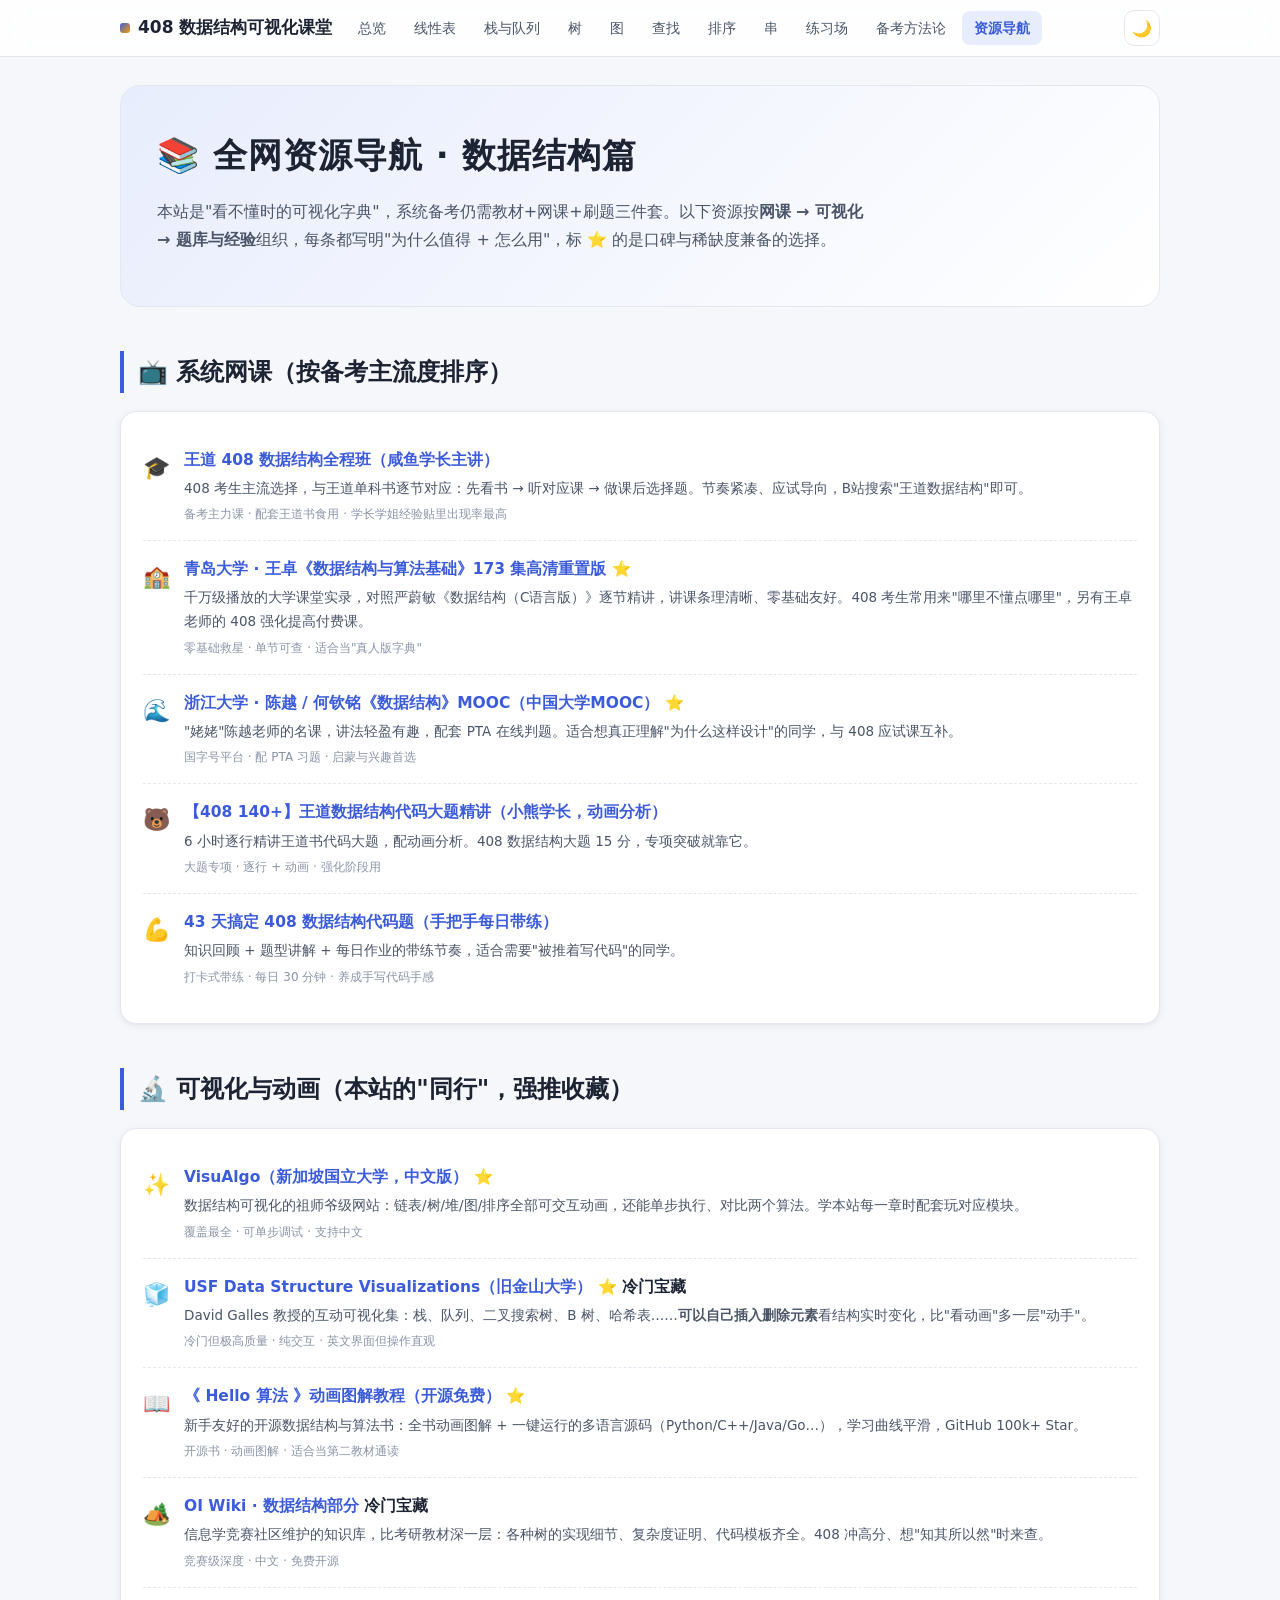
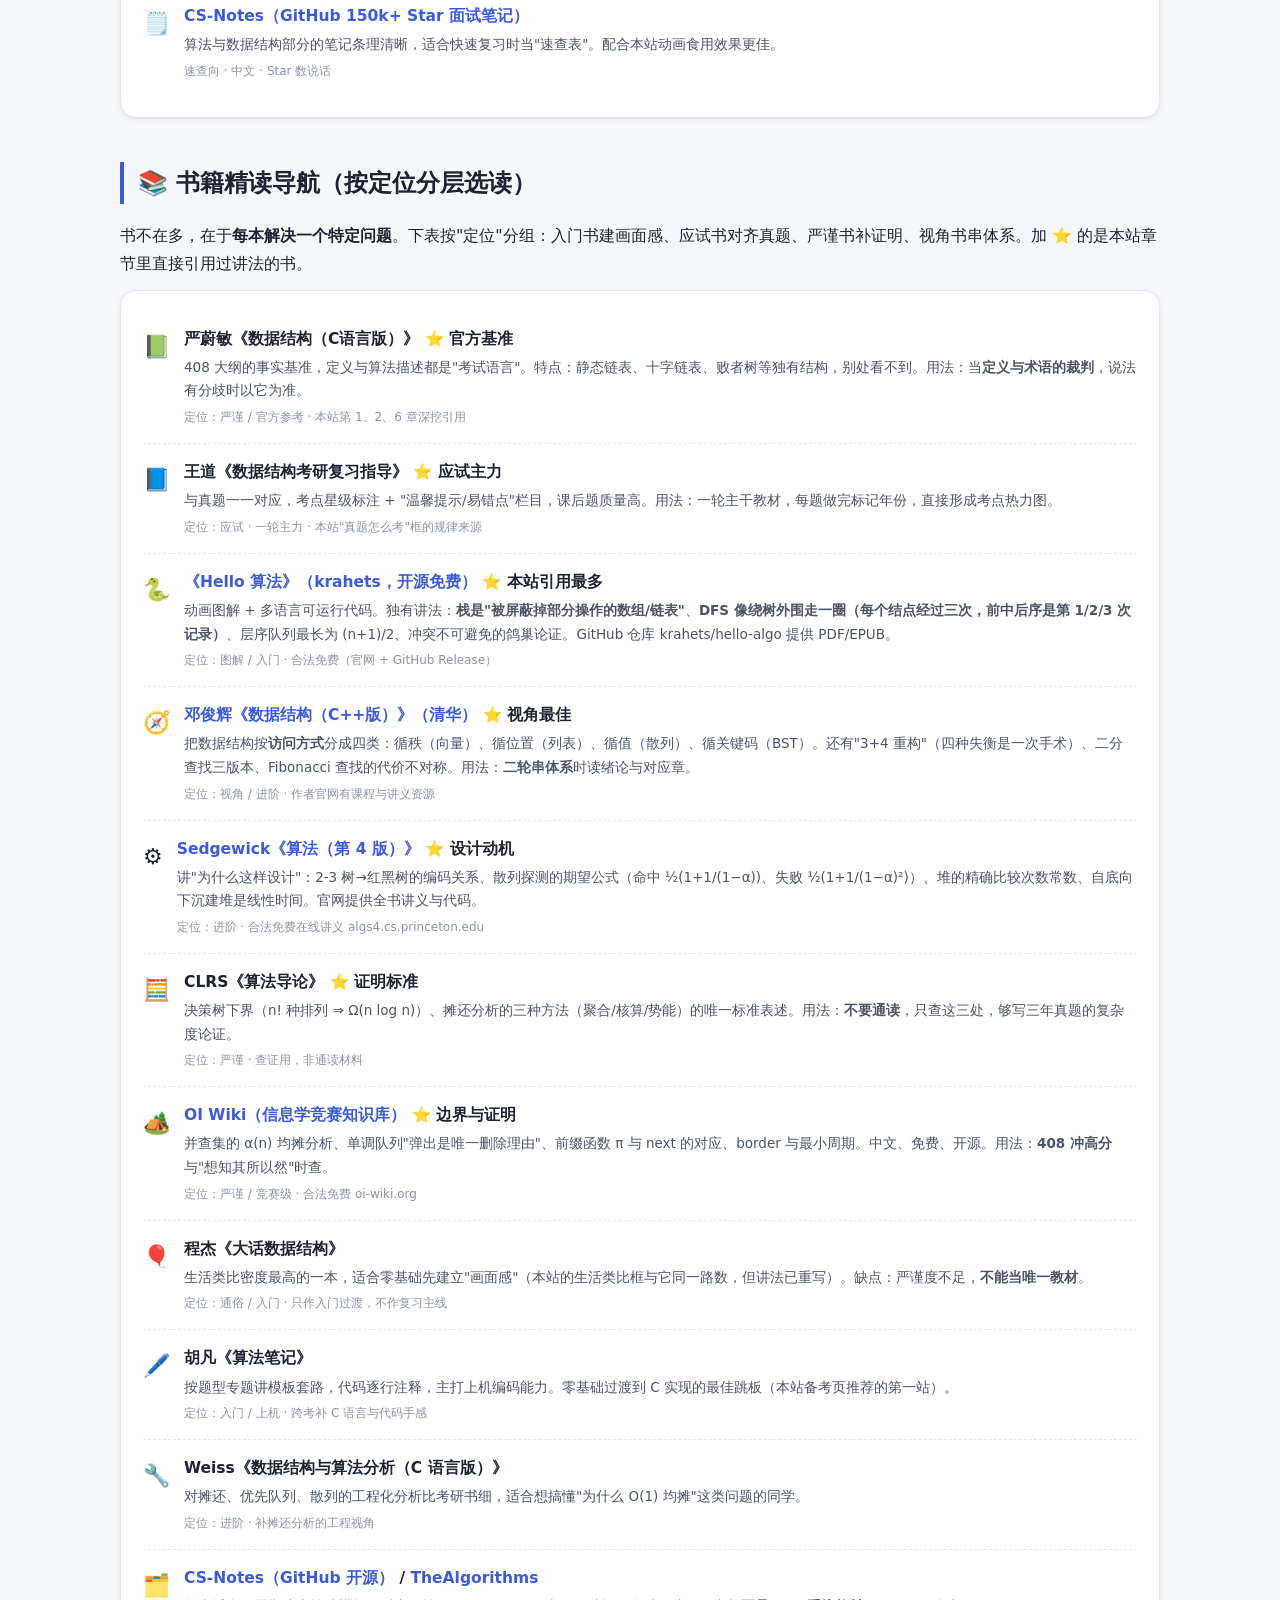
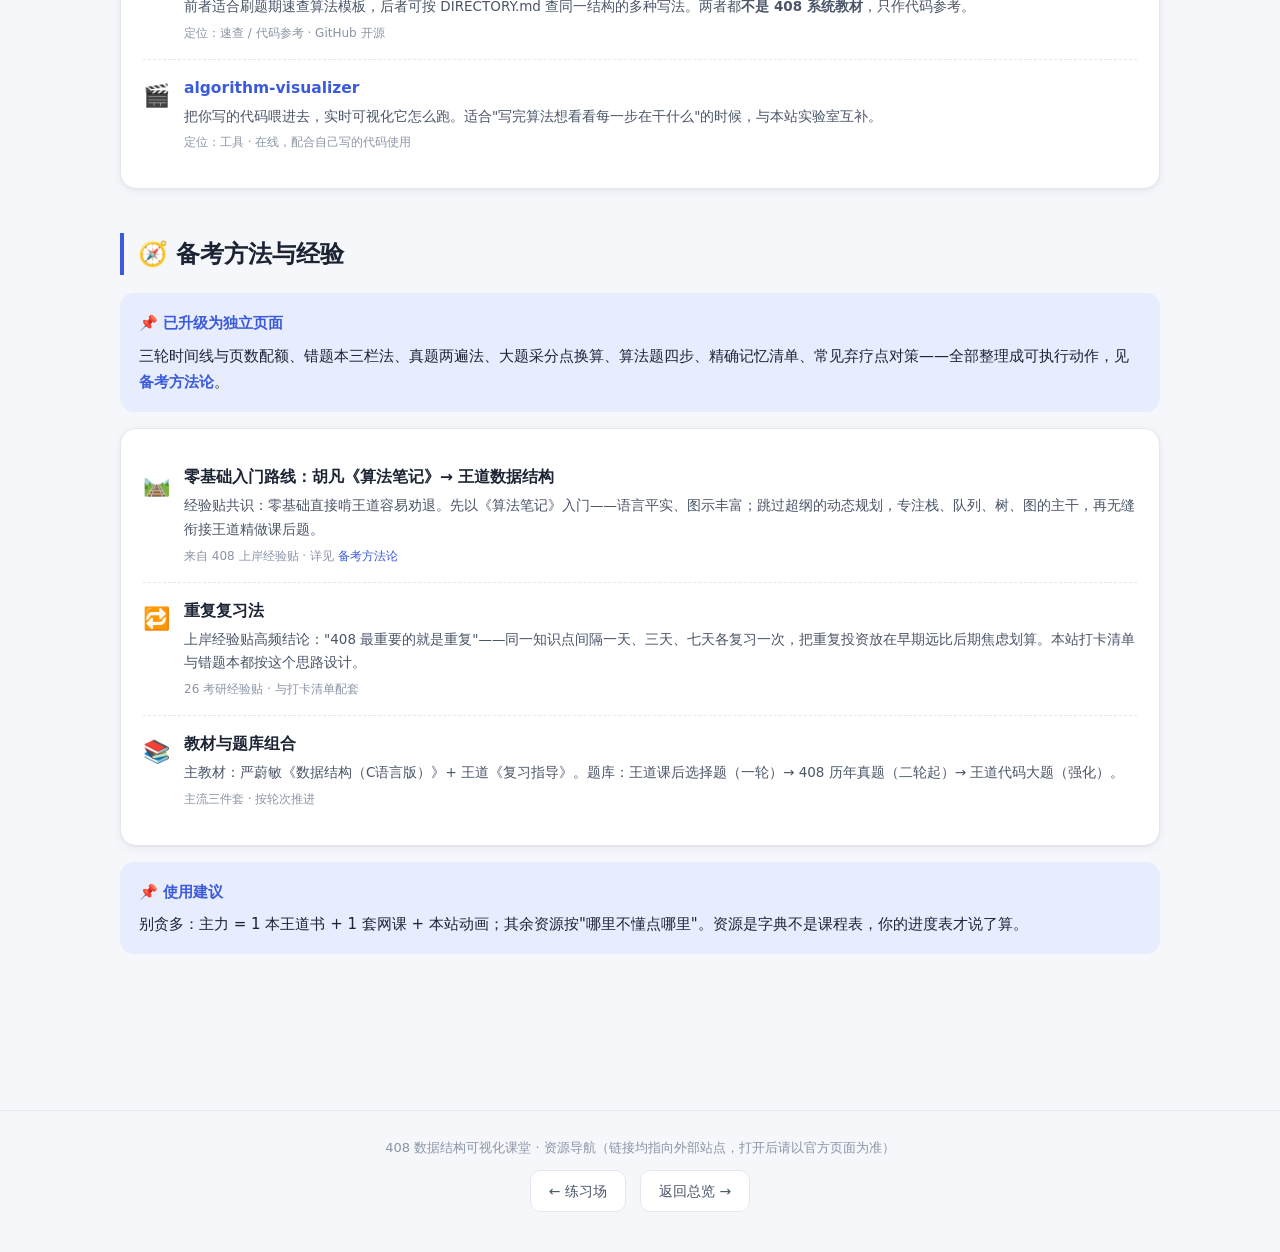
<file: resources.html>
<!DOCTYPE html>
<html lang="zh-CN" data-theme="light">
<head>
<meta charset="UTF-8">
<meta name="viewport" content="width=device-width, initial-scale=1.0">
<title>资源导航 · 408 数据结构可视化课堂</title>
<link rel="stylesheet" href="assets/style.css?v=4">
</head>
<body>
<nav class="topbar"><div class="topbar-inner">
  <a class="logo" href="index.html"><span class="dot"></span>408 数据结构可视化课堂</a>
  <div class="nav-links">
    <a href="index.html">总览</a><a href="ch01.html">线性表</a><a href="ch02.html">栈与队列</a><a href="ch03.html">树</a><a href="ch04.html">图</a><a href="ch05.html">查找</a><a href="ch06.html">排序</a><a href="ch07.html">串</a><a href="practice.html">练习场</a><a href="method.html">备考方法论</a><a href="resources.html">资源导航</a>
  </div>
  <button class="theme-btn" title="切换明暗主题">🌙</button>
</div></nav>

<div class="wrap">
  <div class="hero">
    <h1>📚 全网资源导航 · 数据结构篇</h1>
    <p>本站是"看不懂时的可视化字典"，系统备考仍需教材+网课+刷题三件套。以下资源按<b>网课 → 可视化 → 题库与经验</b>组织，每条都写明"为什么值得 + 怎么用"，标 ⭐ 的是口碑与稀缺度兼备的选择。</p>
  </div>

  <h2 class="sec">📺 系统网课（按备考主流度排序）</h2>
  <div class="card">
    <div class="res-item"><div class="res-icon">🎓</div><div class="res-body">
      <h4><a href="https://www.bilibili.com" target="_blank" rel="noopener">王道 408 数据结构全程班（咸鱼学长主讲）</a></h4>
      <p>408 考生主流选择，与王道单科书逐节对应：先看书 → 听对应课 → 做课后选择题。节奏紧凑、应试导向，B站搜索"王道数据结构"即可。</p>
      <div class="res-meta">备考主力课 · 配套王道书食用 · 学长学姐经验贴里出现率最高</div>
    </div></div>
    <div class="res-item"><div class="res-icon">🏫</div><div class="res-body">
      <h4><a href="https://www.bilibili.com/video/BV1qu4y1K7Rc/" target="_blank" rel="noopener">青岛大学 · 王卓《数据结构与算法基础》173 集高清重置版</a> <span class="star">⭐</span></h4>
      <p>千万级播放的大学课堂实录，对照严蔚敏《数据结构（C语言版）》逐节精讲，讲课条理清晰、零基础友好。408 考生常用来"哪里不懂点哪里"，另有王卓老师的 408 强化提高付费课。</p>
      <div class="res-meta">零基础救星 · 单节可查 · 适合当"真人版字典"</div>
    </div></div>
    <div class="res-item"><div class="res-icon">🌊</div><div class="res-body">
      <h4><a href="https://higher.smartedu.cn/course/62354cb69906eace048d3c87" target="_blank" rel="noopener">浙江大学 · 陈越 / 何钦铭《数据结构》MOOC（中国大学MOOC）</a> <span class="star">⭐</span></h4>
      <p>"姥姥"陈越老师的名课，讲法轻盈有趣，配套 PTA 在线判题。适合想真正理解"为什么这样设计"的同学，与 408 应试课互补。</p>
      <div class="res-meta">国字号平台 · 配 PTA 习题 · 启蒙与兴趣首选</div>
    </div></div>
    <div class="res-item"><div class="res-icon">🐻</div><div class="res-body">
      <h4><a href="https://m.bilibili.com/video/BV1vwM3zFEhj" target="_blank" rel="noopener">【408 140+】王道数据结构代码大题精讲（小熊学长，动画分析）</a></h4>
      <p>6 小时逐行精讲王道书代码大题，配动画分析。408 数据结构大题 15 分，专项突破就靠它。</p>
      <div class="res-meta">大题专项 · 逐行 + 动画 · 强化阶段用</div>
    </div></div>
    <div class="res-item"><div class="res-icon">💪</div><div class="res-body">
      <h4><a href="https://www.bilibili.com/video/BV1SwL26HETb/" target="_blank" rel="noopener">43 天搞定 408 数据结构代码题（手把手每日带练）</a></h4>
      <p>知识回顾 + 题型讲解 + 每日作业的带练节奏，适合需要"被推着写代码"的同学。</p>
      <div class="res-meta">打卡式带练 · 每日 30 分钟 · 养成手写代码手感</div>
    </div></div>
  </div>

  <h2 class="sec">🔬 可视化与动画（本站的"同行"，强推收藏）</h2>
  <div class="card">
    <div class="res-item"><div class="res-icon">✨</div><div class="res-body">
      <h4><a href="https://visualgo.net/zh" target="_blank" rel="noopener">VisuAlgo（新加坡国立大学，中文版）</a> <span class="star">⭐</span></h4>
      <p>数据结构可视化的祖师爷级网站：链表/树/堆/图/排序全部可交互动画，还能单步执行、对比两个算法。学本站每一章时配套玩对应模块。</p>
      <div class="res-meta">覆盖最全 · 可单步调试 · 支持中文</div>
    </div></div>
    <div class="res-item"><div class="res-icon">🧊</div><div class="res-body">
      <h4><a href="https://www.cs.usfca.edu/~galles/visualization/Algorithms.html" target="_blank" rel="noopener">USF Data Structure Visualizations（旧金山大学）</a> <span class="star">⭐ 冷门宝藏</span></h4>
      <p>David Galles 教授的互动可视化集：栈、队列、二叉搜索树、B 树、哈希表……<b>可以自己插入删除元素</b>看结构实时变化，比"看动画"多一层"动手"。</p>
      <div class="res-meta">冷门但极高质量 · 纯交互 · 英文界面但操作直观</div>
    </div></div>
    <div class="res-item"><div class="res-icon">📖</div><div class="res-body">
      <h4><a href="https://www.hello-algo.com/" target="_blank" rel="noopener">《 Hello 算法 》动画图解教程（开源免费）</a> <span class="star">⭐</span></h4>
      <p>新手友好的开源数据结构与算法书：全书动画图解 + 一键运行的多语言源码（Python/C++/Java/Go…），学习曲线平滑，GitHub 100k+ Star。</p>
      <div class="res-meta">开源书 · 动画图解 · 适合当第二教材通读</div>
    </div></div>
    <div class="res-item"><div class="res-icon">🏕️</div><div class="res-body">
      <h4><a href="https://oi-wiki.org/ds/" target="_blank" rel="noopener">OI Wiki · 数据结构部分</a> <span class="star">冷门宝藏</span></h4>
      <p>信息学竞赛社区维护的知识库，比考研教材深一层：各种树的实现细节、复杂度证明、代码模板齐全。408 冲高分、想"知其所以然"时来查。</p>
      <div class="res-meta">竞赛级深度 · 中文 · 免费开源</div>
    </div></div>
    <div class="res-item"><div class="res-icon">🗒️</div><div class="res-body">
      <h4><a href="https://github.com/CyC2018/CS-Notes" target="_blank" rel="noopener">CS-Notes（GitHub 150k+ Star 面试笔记）</a></h4>
      <p>算法与数据结构部分的笔记条理清晰，适合快速复习时当"速查表"。配合本站动画食用效果更佳。</p>
      <div class="res-meta">速查向 · 中文 · Star 数说话</div>
    </div></div>
  </div>

  <h2 class="sec" id="books">📚 书籍精读导航（按定位分层选读）</h2>
  <p>书不在多，在于<b>每本解决一个特定问题</b>。下表按"定位"分组：入门书建画面感、应试书对齐真题、严谨书补证明、视角书串体系。加 ⭐ 的是本站章节里直接引用过讲法的书。</p>
  <div class="card">
    <div class="res-item"><div class="res-icon">📗</div><div class="res-body">
      <h4>严蔚敏《数据结构（C语言版）》 <span class="star">⭐ 官方基准</span></h4>
      <p>408 大纲的事实基准，定义与算法描述都是"考试语言"。特点：静态链表、十字链表、败者树等独有结构，别处看不到。用法：当<b>定义与术语的裁判</b>，说法有分歧时以它为准。</p>
      <div class="res-meta">定位：严谨 / 官方参考 · 本站第 1、2、6 章深挖引用</div>
    </div></div>
    <div class="res-item"><div class="res-icon">📘</div><div class="res-body">
      <h4>王道《数据结构考研复习指导》 <span class="star">⭐ 应试主力</span></h4>
      <p>与真题一一对应，考点星级标注 + "温馨提示/易错点"栏目，课后题质量高。用法：一轮主干教材，每题做完标记年份，直接形成考点热力图。</p>
      <div class="res-meta">定位：应试 · 一轮主力 · 本站"真题怎么考"框的规律来源</div>
    </div></div>
    <div class="res-item"><div class="res-icon">🐍</div><div class="res-body">
      <h4><a href="https://www.hello-algo.com/" target="_blank" rel="noopener">《Hello 算法》（krahets，开源免费）</a> <span class="star">⭐ 本站引用最多</span></h4>
      <p>动画图解 + 多语言可运行代码。独有讲法：<b>栈是"被屏蔽掉部分操作的数组/链表"</b>、<b>DFS 像绕树外围走一圈（每个结点经过三次，前中后序是第 1/2/3 次记录）</b>、层序队列最长为 (n+1)/2、冲突不可避免的鸽巢论证。GitHub 仓库 krahets/hello-algo 提供 PDF/EPUB。</p>
      <div class="res-meta">定位：图解 / 入门 · 合法免费（官网 + GitHub Release）</div>
    </div></div>
    <div class="res-item"><div class="res-icon">🧭</div><div class="res-body">
      <h4><a href="https://dsa.cs.tsinghua.edu.cn/" target="_blank" rel="noopener">邓俊辉《数据结构（C++版）》（清华）</a> <span class="star">⭐ 视角最佳</span></h4>
      <p>把数据结构按<b>访问方式</b>分成四类：循秩（向量）、循位置（列表）、循值（散列）、循关键码（BST）。还有"3+4 重构"（四种失衡是一次手术）、二分查找三版本、Fibonacci 查找的代价不对称。用法：<b>二轮串体系</b>时读绪论与对应章。</p>
      <div class="res-meta">定位：视角 / 进阶 · 作者官网有课程与讲义资源</div>
    </div></div>
    <div class="res-item"><div class="res-icon">⚙️</div><div class="res-body">
      <h4><a href="https://algs4.cs.princeton.edu/" target="_blank" rel="noopener">Sedgewick《算法（第 4 版）》</a> <span class="star">⭐ 设计动机</span></h4>
      <p>讲"为什么这样设计"：2-3 树→红黑树的编码关系、散列探测的期望公式（命中 ½(1+1/(1−α))、失败 ½(1+1/(1−α)²)）、堆的精确比较次数常数、自底向下沉建堆是线性时间。官网提供全书讲义与代码。</p>
      <div class="res-meta">定位：进阶 · 合法免费在线讲义 algs4.cs.princeton.edu</div>
    </div></div>
    <div class="res-item"><div class="res-icon">🧮</div><div class="res-body">
      <h4>CLRS《算法导论》 <span class="star">⭐ 证明标准</span></h4>
      <p>决策树下界（n! 种排列 ⇒ Ω(n log n)）、摊还分析的三种方法（聚合/核算/势能）的唯一标准表述。用法：<b>不要通读</b>，只查这三处，够写三年真题的复杂度论证。</p>
      <div class="res-meta">定位：严谨 · 查证用，非通读材料</div>
    </div></div>
    <div class="res-item"><div class="res-icon">🏕️</div><div class="res-body">
      <h4><a href="https://oi-wiki.org/" target="_blank" rel="noopener">OI Wiki（信息学竞赛知识库）</a> <span class="star">⭐ 边界与证明</span></h4>
      <p>并查集的 α(n) 均摊分析、单调队列"弹出是唯一删除理由"、前缀函数 π 与 next 的对应、border 与最小周期。中文、免费、开源。用法：<b>408 冲高分</b>与"想知其所以然"时查。</p>
      <div class="res-meta">定位：严谨 / 竞赛级 · 合法免费 oi-wiki.org</div>
    </div></div>
    <div class="res-item"><div class="res-icon">🎈</div><div class="res-body">
      <h4>程杰《大话数据结构》</h4>
      <p>生活类比密度最高的一本，适合零基础先建立"画面感"（本站的生活类比框与它同一路数，但讲法已重写）。缺点：严谨度不足，<b>不能当唯一教材</b>。</p>
      <div class="res-meta">定位：通俗 / 入门 · 只作入门过渡，不作复习主线</div>
    </div></div>
    <div class="res-item"><div class="res-icon">🖊️</div><div class="res-body">
      <h4>胡凡《算法笔记》</h4>
      <p>按题型专题讲模板套路，代码逐行注释，主打上机编码能力。零基础过渡到 C 实现的最佳跳板（本站备考页推荐的第一站）。</p>
      <div class="res-meta">定位：入门 / 上机 · 跨考补 C 语言与代码手感</div>
    </div></div>
    <div class="res-item"><div class="res-icon">🔧</div><div class="res-body">
      <h4>Weiss《数据结构与算法分析（C 语言版）》</h4>
      <p>对摊还、优先队列、散列的工程化分析比考研书细，适合想搞懂"为什么 O(1) 均摊"这类问题的同学。</p>
      <div class="res-meta">定位：进阶 · 补摊还分析的工程视角</div>
    </div></div>
    <div class="res-item"><div class="res-icon">🗂️</div><div class="res-body">
      <h4><a href="https://github.com/CyC2018/CS-Notes" target="_blank" rel="noopener">CS-Notes（GitHub 开源）</a> / <a href="https://github.com/TheAlgorithms" target="_blank" rel="noopener">TheAlgorithms</a></h4>
      <p>前者适合刷题期速查算法模板，后者可按 DIRECTORY.md 查同一结构的多种写法。两者都<b>不是 408 系统教材</b>，只作代码参考。</p>
      <div class="res-meta">定位：速查 / 代码参考 · GitHub 开源</div>
    </div></div>
    <div class="res-item"><div class="res-icon">🎬</div><div class="res-body">
      <h4><a href="https://algorithm-visualizer.org/" target="_blank" rel="noopener">algorithm-visualizer</a></h4>
      <p>把你写的代码喂进去，实时可视化它怎么跑。适合"写完算法想看看每一步在干什么"的时候，与本站实验室互补。</p>
      <div class="res-meta">定位：工具 · 在线，配合自己写的代码使用</div>
    </div></div>
  </div>

  <h2 class="sec">🧭 备考方法与经验</h2>
  <div class="callout exam"><div class="co-title">📌 已升级为独立页面</div>
  三轮时间线与页数配额、错题本三栏法、真题两遍法、大题采分点换算、算法题四步、精确记忆清单、常见弃疗点对策——全部整理成可执行动作，见 <a href="method.html"><b>备考方法论</b></a>。</div>
  <div class="card">
    <div class="res-item"><div class="res-icon">🛤️</div><div class="res-body">
      <h4>零基础入门路线：胡凡《算法笔记》→ 王道数据结构</h4>
      <p>经验贴共识：零基础直接啃王道容易劝退。先以《算法笔记》入门——语言平实、图示丰富；跳过超纲的动态规划，专注栈、队列、树、图的主干，再无缝衔接王道精做课后题。</p>
      <div class="res-meta">来自 408 上岸经验贴 · 详见 <a href="method.html">备考方法论</a></div>
    </div></div>
    <div class="res-item"><div class="res-icon">🔁</div><div class="res-body">
      <h4>重复复习法</h4>
      <p>上岸经验贴高频结论："408 最重要的就是重复"——同一知识点间隔一天、三天、七天各复习一次，把重复投资放在早期远比后期焦虑划算。本站打卡清单与错题本都按这个思路设计。</p>
      <div class="res-meta">26 考研经验贴 · 与打卡清单配套</div>
    </div></div>
    <div class="res-item"><div class="res-icon">📚</div><div class="res-body">
      <h4>教材与题库组合</h4>
      <p>主教材：严蔚敏《数据结构（C语言版）》+ 王道《复习指导》。题库：王道课后选择题（一轮）→ 408 历年真题（二轮起）→ 王道代码大题（强化）。</p>
      <div class="res-meta">主流三件套 · 按轮次推进</div>
    </div></div>
  </div>

  <div class="callout exam"><div class="co-title">📌 使用建议</div>
  别贪多：主力 = 1 本王道书 + 1 套网课 + 本站动画；其余资源按"哪里不懂点哪里"。资源是字典不是课程表，你的进度表才说了算。</div>
</div>

<footer>
  408 数据结构可视化课堂 · 资源导航（链接均指向外部站点，打开后请以官方页面为准）<br>
  <div class="pagers">
    <a href="practice.html">← 练习场</a><a href="index.html">返回总览 →</a>
  </div>
</footer>
<script src="assets/app.js?v=4"></script>
</body>
</html>
</file>
<file: assets/style.css>
/* 408 数据结构可视化课堂 · 双主题设计系统 */
:root {
  --bg: #f6f7fb;
  --bg-soft: #eef0f7;
  --card: #ffffff;
  --card-2: #f9fafc;
  --ink: #1c2333;
  --ink-2: #4a5568;
  --ink-3: #8a94a6;
  --line: #e3e7f0;
  --brand: #3b5bdb;
  --brand-2: #5c7cfa;
  --brand-soft: #e8edfd;
  --accent: #f59f00;
  --accent-soft: #fff4e0;
  --green: #2f9e44;
  --green-soft: #e3f5e8;
  --red: #e03131;
  --red-soft: #fdeaea;
  --shadow: 0 2px 10px rgba(28, 35, 51, .06), 0 1px 2px rgba(28, 35, 51, .04);
  --code-bg: #f1f3f9;
  --svg-ink: #1c2333;
  --svg-fill: #e8edfd;
  --svg-fill-2: #dbe4fb;
}
[data-theme="dark"] {
  --bg: #12161f;
  --bg-soft: #171c27;
  --card: #1c2230;
  --card-2: #212838;
  --ink: #e8ecf4;
  --ink-2: #b3bccd;
  --ink-3: #76819a;
  --line: #2c3446;
  --brand: #6c8cff;
  --brand-2: #8da5ff;
  --brand-soft: #232c4a;
  --accent: #fdb44d;
  --accent-soft: #33290f;
  --green: #51cf66;
  --green-soft: #15321c;
  --red: #ff6b6b;
  --red-soft: #3a1a1a;
  --shadow: 0 2px 10px rgba(0, 0, 0, .35);
  --code-bg: #232a3a;
  --svg-ink: #e8ecf4;
  --svg-fill: #232c4a;
  --svg-fill-2: #2c3760;
}
* { box-sizing: border-box; margin: 0; padding: 0; }
html { scroll-behavior: smooth; }
body {
  font-family: "PingFang SC", "Microsoft YaHei", "Segoe UI", system-ui, sans-serif;
  background: var(--bg); color: var(--ink);
  line-height: 1.75; font-size: 16px;
  transition: background .25s, color .25s;
}
a { color: var(--brand); text-decoration: none; }
a:hover { text-decoration: underline; }

/* ── 顶部导航 ── */
.topbar {
  position: sticky; top: 0; z-index: 50;
  background: color-mix(in srgb, var(--card) 88%, transparent);
  backdrop-filter: blur(10px);
  border-bottom: 1px solid var(--line);
}
.topbar-inner {
  max-width: 1080px; margin: 0 auto; padding: 10px 20px;
  display: flex; align-items: center; gap: 14px;
}
.logo { font-weight: 800; font-size: 17px; color: var(--ink); display: flex; align-items: center; gap: 8px; }
.logo .dot { width: 10px; height: 10px; border-radius: 3px; background: linear-gradient(135deg, var(--brand), var(--accent)); }
.logo:hover { text-decoration: none; }
.nav-links { display: flex; gap: 4px; flex: 1; flex-wrap: wrap; }
.nav-links a {
  padding: 5px 12px; border-radius: 8px; color: var(--ink-2); font-size: 14px;
}
.nav-links a:hover { background: var(--brand-soft); color: var(--brand); text-decoration: none; }
.nav-links a.active { background: var(--brand-soft); color: var(--brand); font-weight: 600; }
.theme-btn {
  border: 1px solid var(--line); background: var(--card); color: var(--ink-2);
  width: 36px; height: 36px; border-radius: 10px; cursor: pointer; font-size: 16px;
  transition: transform .15s;
}
.theme-btn:hover { transform: scale(1.08); }

/* ── 布局 ── */
.wrap { max-width: 1080px; margin: 0 auto; padding: 28px 20px 80px; }
.hero {
  background: linear-gradient(135deg, var(--brand-soft), var(--card));
  border: 1px solid var(--line); border-radius: 20px;
  padding: 40px 36px; margin-bottom: 32px;
}
.hero h1 { font-size: 34px; letter-spacing: 1px; margin-bottom: 12px; }
.hero p { color: var(--ink-2); max-width: 720px; }
.hero .tagline { color: var(--ink-3); font-size: 13px; margin-top: 10px; }
h2.sec {
  font-size: 24px; margin: 44px 0 18px; padding-left: 14px;
  border-left: 4px solid var(--brand);
}
h3.sub { font-size: 19px; margin: 30px 0 12px; }
p { margin-bottom: 12px; }
.muted { color: var(--ink-3); }
.small { font-size: 13px; }

/* ── 卡片与网格 ── */
.grid { display: grid; gap: 16px; }
.grid.cols-2 { grid-template-columns: repeat(auto-fit, minmax(320px, 1fr)); }
.grid.cols-3 { grid-template-columns: repeat(auto-fit, minmax(260px, 1fr)); }
.card {
  background: var(--card); border: 1px solid var(--line); border-radius: 16px;
  padding: 20px 22px; box-shadow: var(--shadow);
}
.card.clickable { transition: transform .15s, box-shadow .15s; display: block; color: inherit; }
.card.clickable:hover { transform: translateY(-3px); text-decoration: none; box-shadow: 0 8px 24px rgba(59,91,219,.12); }
.card .ch-num {
  font-size: 13px; font-weight: 700; color: var(--brand);
  background: var(--brand-soft); border-radius: 8px; padding: 2px 10px; display: inline-block; margin-bottom: 10px;
}
.card h3 { font-size: 18px; margin-bottom: 8px; }
.card p { color: var(--ink-2); font-size: 14px; margin-bottom: 8px; }
.chips { display: flex; flex-wrap: wrap; gap: 6px; margin-top: 10px; }
.chip {
  font-size: 12px; color: var(--ink-2); background: var(--bg-soft);
  border: 1px solid var(--line); border-radius: 999px; padding: 2px 10px;
}
.chip.hot { background: var(--accent-soft); border-color: transparent; color: var(--accent); }

/* ── 提示框 ── */
.callout {
  border-radius: 14px; padding: 16px 18px; margin: 16px 0;
  border: 1px solid var(--line); background: var(--card-2); font-size: 15px;
}
.callout .co-title { font-weight: 700; margin-bottom: 6px; display: flex; align-items: center; gap: 8px; }
.callout.life { background: var(--accent-soft); border-color: transparent; }
.callout.life .co-title { color: var(--accent); }
.callout.exam { background: var(--brand-soft); border-color: transparent; }
.callout.exam .co-title { color: var(--brand); }
.callout.warn { background: var(--red-soft); border-color: transparent; }
.callout.warn .co-title { color: var(--red); }
.callout.ok { background: var(--green-soft); border-color: transparent; }
.callout.ok .co-title { color: var(--green); }

/* ── 代码块 ── */
pre.code {
  background: var(--code-bg); border: 1px solid var(--line); border-radius: 12px;
  padding: 14px 18px; overflow-x: auto; font-size: 13.5px; line-height: 1.6;
  font-family: Consolas, "JetBrains Mono", monospace; margin: 12px 0;
}
code.inline {
  background: var(--code-bg); border-radius: 6px; padding: 1px 7px;
  font-family: Consolas, monospace; font-size: 13.5px; color: var(--brand);
}
[data-theme="dark"] code.inline { color: var(--brand-2); }

/* ── 表格 ── */
table.tbl { width: 100%; border-collapse: collapse; margin: 14px 0; font-size: 14px; }
table.tbl th, table.tbl td { border: 1px solid var(--line); padding: 9px 13px; text-align: left; }
table.tbl th { background: var(--bg-soft); font-weight: 700; }
table.tbl tr:nth-child(even) td { background: var(--card-2); }

/* ── 打卡清单 ── */
.checklist { display: grid; gap: 8px; }
.check-item {
  display: flex; align-items: flex-start; gap: 10px;
  background: var(--card-2); border: 1px solid var(--line);
  border-radius: 12px; padding: 11px 14px; cursor: pointer; transition: border-color .15s;
  font-size: 14.5px;
}
.check-item:hover { border-color: var(--brand-2); }
.check-item input { margin-top: 5px; accent-color: var(--brand); cursor: pointer; }
.check-item.done { background: var(--green-soft); border-color: transparent; }
.check-item.done span { text-decoration: line-through; color: var(--ink-3); }
.progress-pill {
  display: inline-block; font-size: 13px; font-weight: 700; color: var(--brand);
  background: var(--brand-soft); border-radius: 999px; padding: 4px 14px;
}

/* ── 练习题 ── */
.quiz { border: 1px solid var(--line); border-radius: 14px; background: var(--card); margin: 14px 0; overflow: hidden; }
.quiz .q-head { padding: 15px 18px 6px; font-size: 15px; }
.quiz .q-head .q-tag { color: var(--ink-3); font-size: 12.5px; margin-bottom: 4px; display: flex; align-items: center; gap: 6px; flex-wrap: wrap; }
.lvl {
  display: inline-block; font-size: 11.5px; font-weight: 700; border-radius: 999px;
  padding: 1px 9px; line-height: 1.6;
}
.lvl.basic { background: var(--green-soft); color: var(--green); }
.lvl.mid { background: var(--accent-soft); color: var(--accent); }
.lvl.real { background: var(--brand-soft); color: var(--brand); }
.q-year {
  display: inline-block; font-size: 11.5px; font-weight: 700; border-radius: 6px;
  padding: 1px 8px; background: var(--red-soft); color: var(--red); line-height: 1.6;
}
.paper {
  border: 1.5px solid var(--brand); border-radius: 16px; background: var(--card);
  padding: 18px 20px; margin: 22px 0;
}
.paper .paper-head { display: flex; align-items: center; gap: 10px; flex-wrap: wrap; margin-bottom: 6px; }
.paper .paper-head h3 { font-size: 19px; }
.paper .paper-meta { font-size: 13px; color: var(--ink-3); margin-bottom: 8px; }
.toc {
  display: flex; flex-wrap: wrap; gap: 8px; align-items: center;
  background: var(--card); border: 1px solid var(--line); border-radius: 12px;
  padding: 10px 14px; margin: 18px 0; font-size: 13px; position: sticky; top: 58px; z-index: 40;
}
.toc .toc-label { font-weight: 700; color: var(--ink-3); }
.toc a { padding: 3px 10px; border-radius: 8px; background: var(--card-2); border: 1px solid var(--line); color: var(--ink-2); }
.toc a:hover { border-color: var(--brand); color: var(--brand); text-decoration: none; }

/* ── 题库 HUD：刷题进度 / 错题本 / 收藏 / 随机 ── */
.quiz-hud {
  position: sticky; top: 58px; z-index: 41;
  background: var(--card); border: 1px solid var(--line); border-radius: 14px;
  padding: 10px 14px; margin: 18px 0; box-shadow: var(--shadow);
  display: flex; flex-wrap: wrap; align-items: center; gap: 10px 16px;
}
.quiz-hud .hud-stats { display: flex; flex-wrap: wrap; gap: 6px 16px; font-size: 13.5px; color: var(--ink-2); }
.quiz-hud .hud-stats b { color: var(--brand); font-size: 15px; }
.quiz-hud .hud-wrong b { color: var(--red); }
.quiz-hud .hud-fav b { color: var(--accent); }
.quiz-hud .hud-actions { display: flex; flex-wrap: wrap; gap: 7px; margin-left: auto; }
.quiz-hud .hud-actions button {
  border: 1px solid var(--line); background: var(--card-2); color: var(--ink-2);
  border-radius: 9px; padding: 5px 12px; font-size: 12.5px; cursor: pointer;
  transition: all .15s;
}
.quiz-hud .hud-actions button:hover { border-color: var(--brand); color: var(--brand); }
.quiz-hud .hud-actions button.on { background: var(--brand); border-color: var(--brand); color: #fff; font-weight: 700; }
.quiz-hud .hud-msg {
  flex-basis: 100%; font-size: 12.5px; color: var(--green); font-weight: 600;
  max-height: 0; overflow: hidden; opacity: 0; transition: all .25s;
}
.quiz-hud .hud-msg.show { max-height: 30px; opacity: 1; }
.quiz-hud .hud-msg.bad { color: var(--red); }
.quiz-hud .hud-auto { font-size: 11.5px; color: var(--ink-3); }
.quiz-hud .hud-warn {
  display: none; flex-basis: 100%; margin-top: 6px;
  background: var(--red-soft); color: var(--red);
  border-radius: 8px; padding: 7px 12px; font-size: 12.5px; font-weight: 600;
}
.quiz .q-updated {
  display: inline-block; margin-top: 6px; font-size: 11.5px;
  color: var(--accent); background: var(--accent-soft);
  border-radius: 999px; padding: 1px 9px;
}

/* 收藏星标 */
.quiz .q-fav {
  position: absolute; top: 10px; right: 12px;
  border: none; background: transparent; cursor: pointer;
  font-size: 19px; line-height: 1; color: var(--ink-3); padding: 2px 4px;
  transition: transform .12s, color .12s;
}
.quiz .q-fav:hover { transform: scale(1.2); color: var(--accent); }
.quiz .q-fav.on { color: var(--accent); }
.quiz .q-head { padding-right: 42px; }

/* ── 多源视角框（书籍讲法引用） ── */
.callout.views { background: var(--bg-soft); border-color: var(--brand-2); border-left: 4px solid var(--brand); }
.callout.views .co-title { color: var(--brand); }
.callout.views .src { font-size: 12px; color: var(--ink-3); margin-top: 8px; font-style: normal; }
.callout.views ul { margin: 6px 0 0 18px; }
.callout.views li { margin-bottom: 6px; font-size: 14.5px; }
.quiz .opts { padding: 4px 18px 14px; display: grid; gap: 7px; }
.quiz .opt {
  border: 1.5px solid var(--line); border-radius: 10px; padding: 9px 14px;
  cursor: pointer; font-size: 14.5px; transition: border-color .15s, background .15s;
  background: var(--card-2);
}
.quiz .opt:hover { border-color: var(--brand-2); }
.quiz .opt.sel { border-color: var(--brand); background: var(--brand-soft); }
.quiz .opt.right { border-color: var(--green); background: var(--green-soft); }
.quiz .opt.wrong { border-color: var(--red); background: var(--red-soft); }
.quiz .q-foot { padding: 0 18px 15px; display: flex; gap: 10px; align-items: center; }
.quiz .btn-ans {
  border: 1px solid var(--line); background: var(--card-2); color: var(--ink-2);
  border-radius: 8px; padding: 5px 14px; cursor: pointer; font-size: 13px;
}
.quiz .btn-ans:hover { border-color: var(--brand); color: var(--brand); }
.quiz .q-res { font-size: 13.5px; font-weight: 700; }
.quiz .q-res.good { color: var(--green); }
.quiz .q-res.bad { color: var(--red); }
.quiz .q-exp {
  display: none; margin: 0 18px 16px; padding: 12px 16px;
  background: var(--bg-soft); border-radius: 10px; font-size: 14px; color: var(--ink-2);
}
.quiz .q-exp.show { display: block; }
.quiz .q-exp b { color: var(--ink); }

/* ── 动画课堂播放器 ── */
.player {
  background: var(--card); border: 1px solid var(--line); border-radius: 18px;
  overflow: hidden; box-shadow: var(--shadow); margin: 20px 0;
}
.player .stage {
  position: relative; background: var(--card-2);
  min-height: 380px; display: flex; align-items: center; justify-content: center;
}
.player .stage svg { max-width: 100%; display: block; }
.player .caption {
  position: absolute; left: 0; right: 0; bottom: 0;
  background: color-mix(in srgb, var(--card) 92%, transparent);
  border-top: 1px solid var(--line);
  padding: 10px 18px; font-size: 14.5px; min-height: 44px;
  display: flex; align-items: center; gap: 10px;
}
.player .caption .voice-tag {
  flex-shrink: 0; font-size: 11.5px; font-weight: 700; color: var(--brand);
  background: var(--brand-soft); border-radius: 999px; padding: 2px 10px;
}
.player .ctrl {
  display: flex; align-items: center; gap: 10px;
  padding: 10px 16px; border-top: 1px solid var(--line); background: var(--card);
  flex-wrap: wrap;
}
.player .ctrl button {
  border: 1px solid var(--line); background: var(--card-2); color: var(--ink);
  width: 38px; height: 38px; border-radius: 10px; cursor: pointer; font-size: 15px;
  transition: border-color .15s, transform .1s;
}
.player .ctrl button:hover { border-color: var(--brand); }
.player .ctrl button:active { transform: scale(.94); }
.player .ctrl button.play { background: var(--brand); border-color: var(--brand); color: #fff; width: 46px; }
.player .pbar { flex: 1; min-width: 160px; height: 8px; background: var(--bg-soft); border-radius: 999px; position: relative; cursor: pointer; }
.player .pbar .pfill {
  position: absolute; left: 0; top: 0; bottom: 0; width: 0%;
  background: linear-gradient(90deg, var(--brand), var(--brand-2));
  border-radius: 999px; transition: width .1s linear;
}
.player .pbar .pknob {
  position: absolute; top: 50%; width: 16px; height: 16px; border-radius: 50%;
  background: var(--brand); border: 3px solid var(--card);
  transform: translate(-50%, -50%); box-shadow: var(--shadow);
}
.player .scene-label { font-size: 12.5px; color: var(--ink-3); min-width: 110px; text-align: center; }
.player .speed-sel {
  border: 1px solid var(--line); background: var(--card-2); color: var(--ink-2);
  border-radius: 8px; padding: 6px 8px; font-size: 13px; cursor: pointer;
}
.player .dot {
  position: absolute; top: 50%; width: 9px; height: 9px; border-radius: 50%;
  background: var(--ink-3); border: 2px solid var(--card);
  transform: translate(-50%, -50%); cursor: pointer; z-index: 2; transition: transform .12s;
}
.player .dot:hover { transform: translate(-50%, -50%) scale(1.5); background: var(--brand); }
.player .hint {
  padding: 6px 16px 12px; font-size: 12px; color: var(--ink-3);
  border-top: 1px dashed var(--line); background: var(--card);
}
.player .replay, .player .mute { width: 34px; }

/* ── 交互演示区 ── */
.demo {
  background: var(--card); border: 1px solid var(--line); border-radius: 16px;
  padding: 18px; margin: 16px 0;
}
.demo .demo-title { font-weight: 700; margin-bottom: 4px; display: flex; align-items: center; gap: 8px; }
.demo .demo-desc { font-size: 13.5px; color: var(--ink-3); margin-bottom: 12px; }
.demo .demo-stage { background: var(--card-2); border-radius: 12px; padding: 12px; overflow-x: auto; }
.demo .demo-ctrl { display: flex; gap: 8px; flex-wrap: wrap; margin-top: 12px; align-items: center; }
.demo .demo-ctrl input, .demo .demo-ctrl select {
  border: 1px solid var(--line); background: var(--card-2); color: var(--ink);
  border-radius: 8px; padding: 7px 10px; font-size: 14px; width: 90px;
}
.demo .demo-ctrl button {
  border: 1px solid var(--brand); background: var(--brand-soft); color: var(--brand);
  border-radius: 8px; padding: 7px 14px; font-size: 13.5px; font-weight: 600; cursor: pointer;
  transition: transform .1s;
}
.demo .demo-ctrl button:hover { transform: translateY(-1px); }
.demo .demo-ctrl button.ghost { border-color: var(--line); background: var(--card-2); color: var(--ink-2); }
.demo .demo-note { margin-top: 10px; font-size: 13.5px; color: var(--ink-2); min-height: 22px; }

/* ── 资源页 ── */
.res-item { display: flex; gap: 14px; padding: 15px 0; border-bottom: 1px dashed var(--line); }
.res-item:last-child { border-bottom: none; }
.res-icon { font-size: 22px; flex-shrink: 0; margin-top: 2px; }
.res-body h4 { font-size: 15.5px; margin-bottom: 3px; }
.res-body p { font-size: 13.5px; color: var(--ink-2); margin-bottom: 4px; }
.res-meta { font-size: 12px; color: var(--ink-3); }
.res-meta .star { color: var(--accent); }

/* ── 步骤流 ── */
.steps { counter-reset: st; display: grid; gap: 12px; margin: 14px 0; }
.step {
  position: relative; padding: 14px 16px 14px 58px;
  background: var(--card-2); border: 1px solid var(--line); border-radius: 12px; font-size: 14.5px;
}
.step::before {
  counter-increment: st; content: counter(st);
  position: absolute; left: 14px; top: 14px;
  width: 30px; height: 30px; border-radius: 10px;
  background: var(--brand); color: #fff; font-weight: 800;
  display: flex; align-items: center; justify-content: center; font-size: 15px;
}

/* ── 页脚 ── */
footer {
  border-top: 1px solid var(--line); padding: 26px 20px 40px;
  text-align: center; color: var(--ink-3); font-size: 13px; margin-top: 60px;
}
footer .pagers { display: flex; justify-content: center; gap: 14px; margin-top: 10px; }
footer .pagers a {
  border: 1px solid var(--line); border-radius: 10px; padding: 8px 18px;
  background: var(--card); color: var(--ink-2); font-size: 14px;
}
footer .pagers a:hover { border-color: var(--brand); color: var(--brand); text-decoration: none; }

@media (max-width: 640px) {
  .hero { padding: 26px 20px; }
  .hero h1 { font-size: 26px; }
  .wrap { padding: 18px 14px 60px; }
}
</file>
